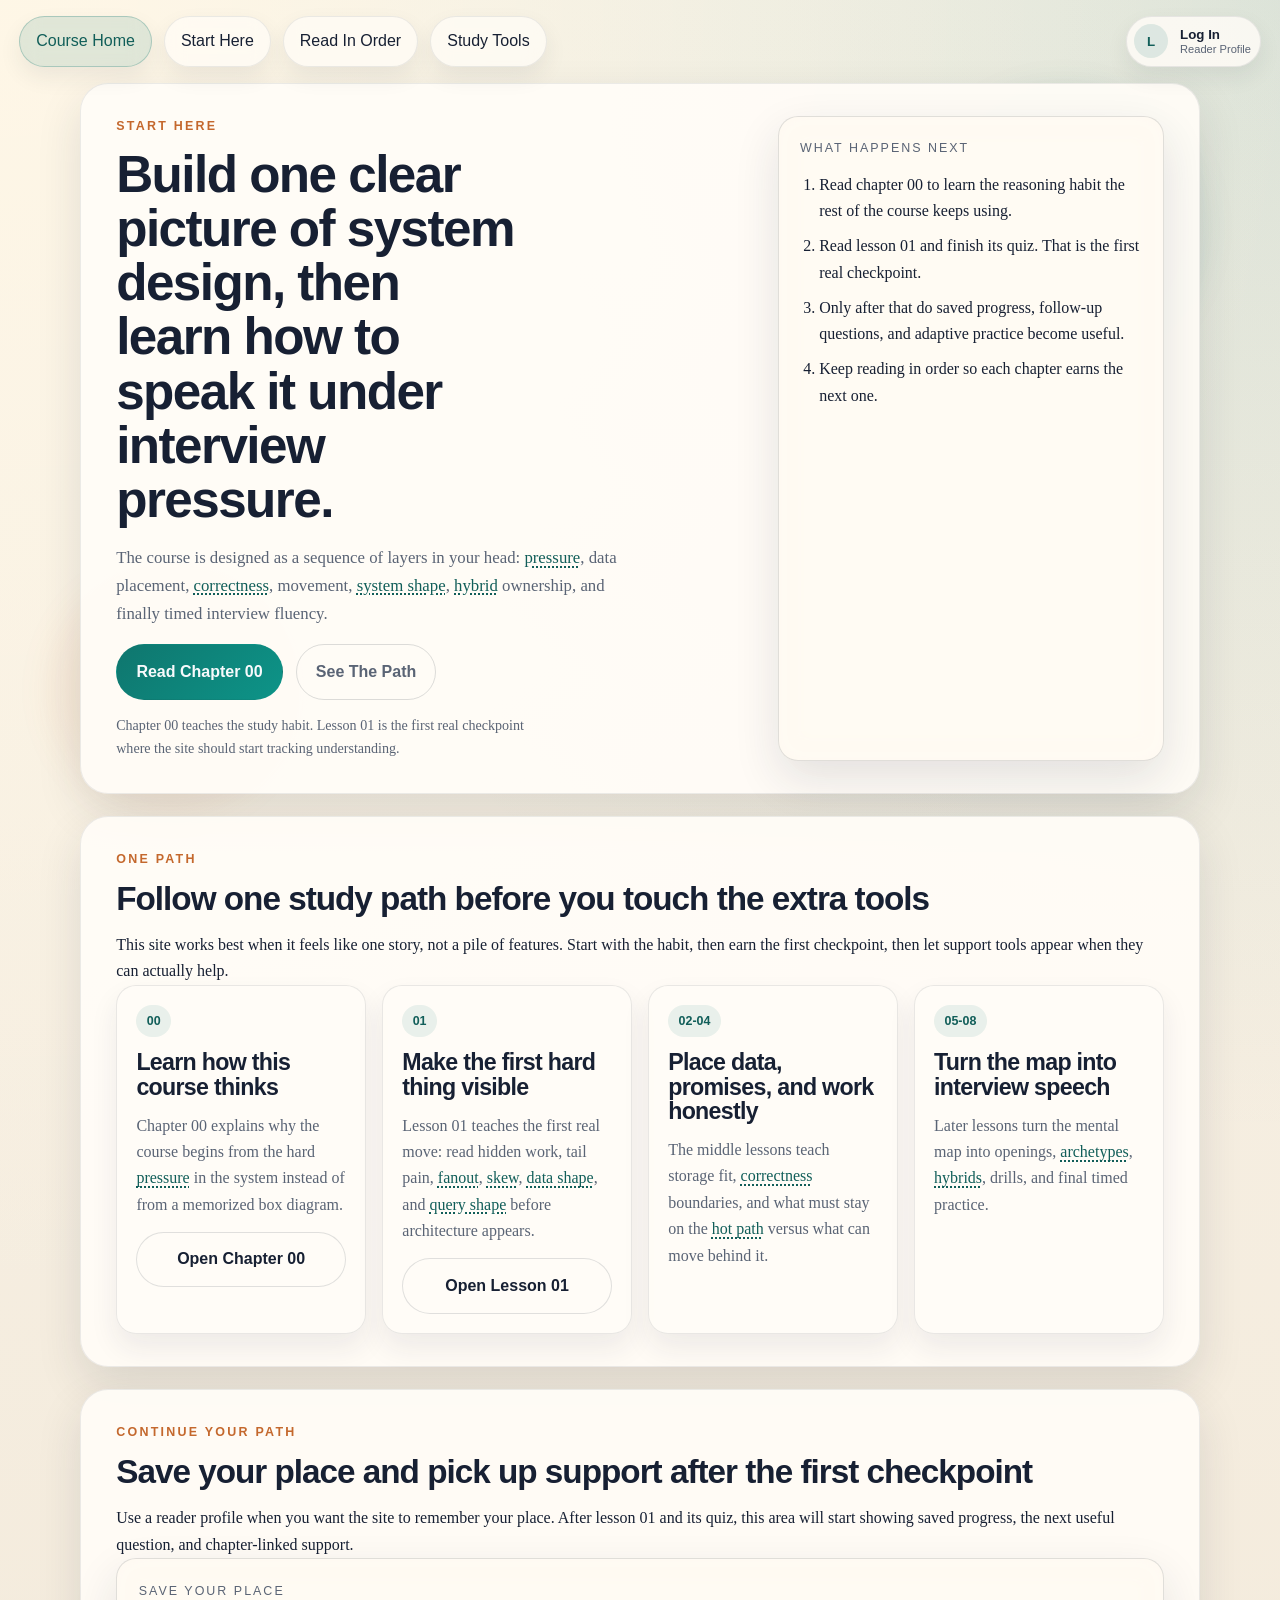
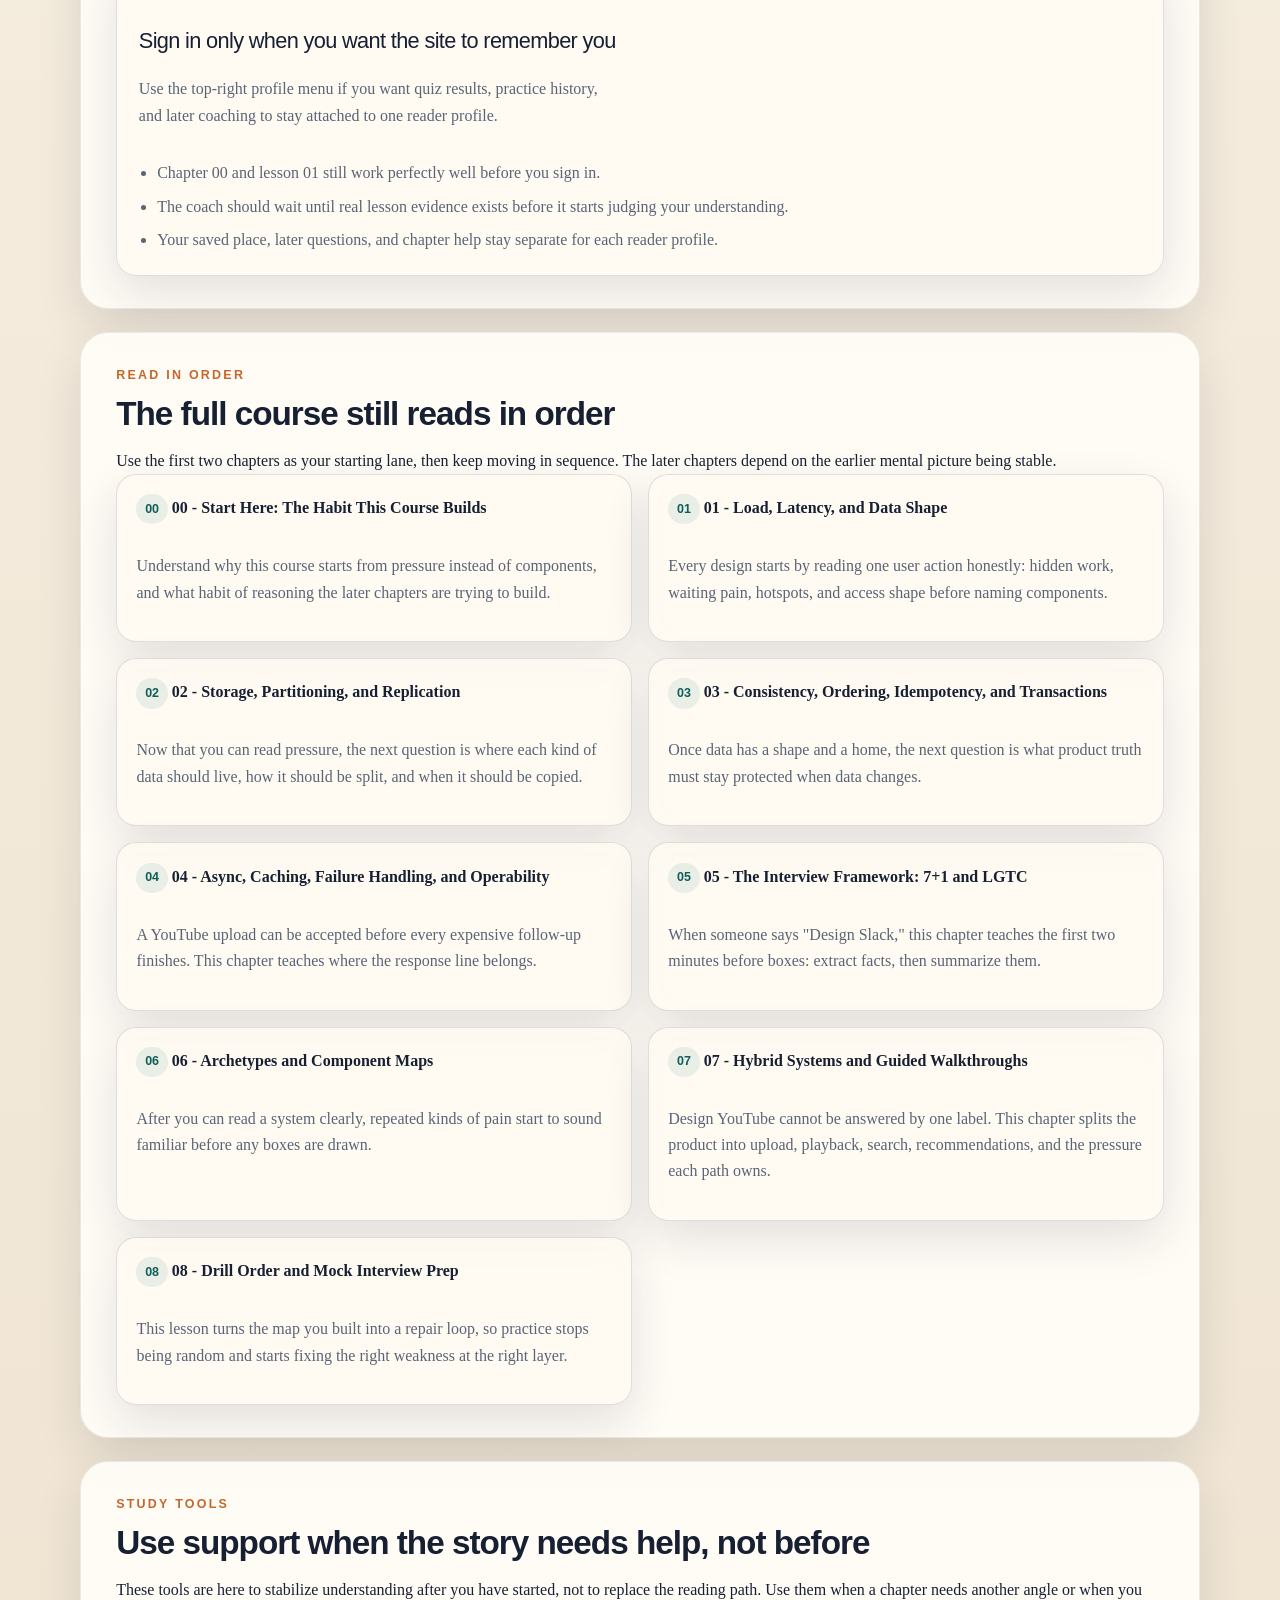
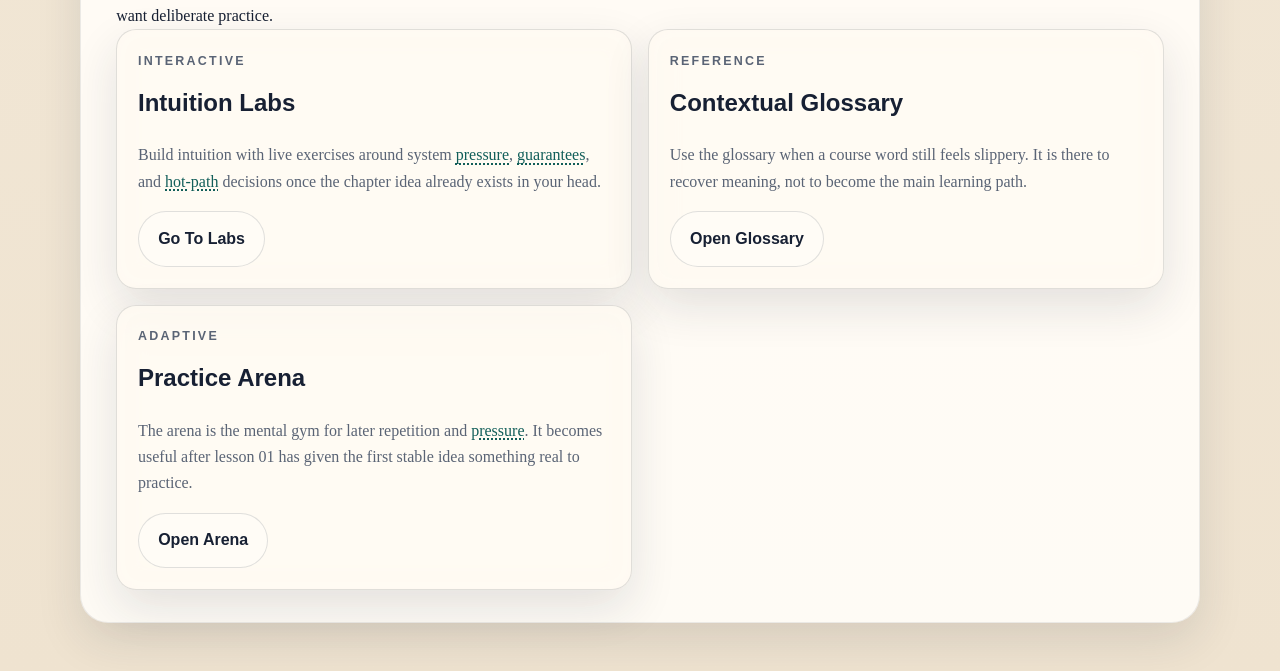
<file: site/index.html>
<!DOCTYPE html>
<html lang="en">
  <head>
    <meta charset="UTF-8" />
    <meta name="viewport" content="width=device-width, initial-scale=1.0" />
    <title>Course Home | System Design Course</title>
    <meta
      name="description"
      content="A structured system design course with hyperlinks, lesson navigation, and interactive labs."
    />
    <link rel="icon" href="assets/favicon.svg" type="image/svg+xml" />
    <link rel="stylesheet" href="assets/style.css" />
  </head>
  <body class="home-body">
    <div class="ambient ambient-one"></div>
    <div class="ambient ambient-two"></div>

      <header class="topbar">
        <nav class="topbar-nav" aria-label="Primary">
          <a class="topbar-link is-current" href="index.html">Course Home</a>
          <a class="topbar-link" href="00-study-method.html">Start Here</a>
          <a class="topbar-link" href="#course-lessons">Read In Order</a>
          <a class="topbar-link" href="#study-tools">Study Tools</a>
        </nav>
        <div class="topbar-utility" data-topbar-personalization></div>
      </header>

    <div class="page-shell page-shell--single page-shell--home">

      <main class="main-content">

    <section class="hero hero-home">
      <div class="hero-grid">
        <div>
          <p class="eyebrow">Start Here</p>
          <h1>Build one clear picture of system design, then learn how to speak it under interview pressure.</h1>
          <p class="hero-copy">The course is designed as a sequence of layers in your head: <a class="term-link" href="glossary.html#pressure" title="The force that makes a system difficult to design.">pressure</a>, data placement, <a class="term-link" href="glossary.html#correctness" title="Whether the system does the right thing, not just whether it stays up.">correctness</a>, movement, <a class="term-link" href="glossary.html#archetype" title="A recurring family of system problems with familiar dominant stresses and components.">system shape</a>, <a class="term-link" href="glossary.html#hybrid" title="A product that combines multiple archetypes in different paths.">hybrid</a> ownership, and finally timed interview fluency.</p>
          <div class="hero-actions">
            <a class="button button-primary" href="00-study-method.html">Read Chapter 00</a>
            <a class="button button-ghost" href="#course-path">See The Path</a>
          </div>
          <p class="small-copy home-hero-note">Chapter 00 teaches the study habit. Lesson 01 is the first real checkpoint where the site should start tracking understanding.</p>
        </div>
        <div class="hero-panel">
          <p class="panel-label">What Happens Next</p>
          <ol class="flow-list">
            <li>Read chapter 00 to learn the reasoning habit the rest of the course keeps using.</li>
            <li>Read lesson 01 and finish its quiz. That is the first real checkpoint.</li>
            <li>Only after that do saved progress, follow-up questions, and adaptive practice become useful.</li>
            <li>Keep reading in order so each chapter earns the next one.</li>
          </ol>
        </div>
      </div>
    </section>

    <section class="section-block" id="course-path">
      <div class="section-heading">
        <p class="eyebrow">One Path</p>
        <h2>Follow one study path before you touch the extra tools</h2>
        <p>This site works best when it feels like one story, not a pile of features. Start with the habit, then earn the first checkpoint, then let support tools appear when they can actually help.</p>
      </div>
      <div class="path-grid">
        <article class="path-card">
          <span class="path-card-index">00</span>
          <h3>Learn how this course thinks</h3>
          <p>Chapter 00 explains why the course begins from the hard <a class="term-link" href="glossary.html#pressure" title="The force that makes a system difficult to design.">pressure</a> in the system instead of from a memorized box diagram.</p>
          <a class="button button-secondary" href="00-study-method.html">Open Chapter 00</a>
        </article>
        <article class="path-card">
          <span class="path-card-index">01</span>
          <h3>Make the first hard thing visible</h3>
          <p>Lesson 01 teaches the first real move: read hidden work, tail pain, <a class="term-link" href="glossary.html#fanout" title="One action causing many downstream actions.">fanout</a>, <a class="term-link" href="glossary.html#skew" title="Uneven distribution of work or data across keys, times, or machines.">skew</a>, <a class="term-link" href="glossary.html#data-shape" title="The structure and lifecycle of the data itself.">data shape</a>, and <a class="term-link" href="glossary.html#query-shape" title="How the system needs to read, write, filter, rank, or aggregate data.">query shape</a> before architecture appears.</p>
          <a class="button button-secondary" href="01-load-latency-and-data-shape.html">Open Lesson 01</a>
        </article>
        <article class="path-card">
          <span class="path-card-index">02-04</span>
          <h3>Place data, promises, and work honestly</h3>
          <p>The middle lessons teach storage fit, <a class="term-link" href="glossary.html#correctness" title="Whether the system does the right thing, not just whether it stays up.">correctness</a> boundaries, and what must stay on the <a class="term-link" href="glossary.html#hot-path" title="The work that must finish before the user can trust the result.">hot path</a> versus what can move behind it.</p>
        </article>
        <article class="path-card">
          <span class="path-card-index">05-08</span>
          <h3>Turn the map into interview speech</h3>
          <p>Later lessons turn the mental map into openings, <a class="term-link" href="glossary.html#archetype" title="A recurring family of system problems with familiar dominant stresses and components.">archetypes</a>, <a class="term-link" href="glossary.html#hybrid" title="A product that combines multiple archetypes in different paths.">hybrids</a>, drills, and final timed practice.</p>
        </article>
      </div>
    </section>

    <section class="section-block personalization-block" id="personal-coach">
      <div class="section-heading">
        <p class="eyebrow">Continue Your Path</p>
        <h2>Save your place and pick up support after the first checkpoint</h2>
        <p>Use a reader profile when you want the site to remember your place. After lesson 01 and its quiz, this area will start showing saved progress, the next useful question, and chapter-linked support.</p>
      </div>
      <div data-personalization-home></div>
    </section>

    <section class="section-block" id="course-lessons">
      <div class="section-heading">
        <p class="eyebrow">Read In Order</p>
        <h2>The full course still reads in order</h2>
        <p>Use the first two chapters as your starting lane, then keep moving in sequence. The later chapters depend on the earlier mental picture being stable.</p>
      </div>
      <div class="lesson-grid">
        <a class="lesson-card" href="00-study-method.html">
          <span class="lesson-card-index">00</span>
          <strong>00 - Start Here: The Habit This Course Builds</strong>
          <p>Understand why this course starts from pressure instead of components, and what habit of reasoning the later chapters are trying to build.</p>
        </a>

        <a class="lesson-card" href="01-load-latency-and-data-shape.html">
          <span class="lesson-card-index">01</span>
          <strong>01 - Load, Latency, and Data Shape</strong>
          <p>Every design starts by reading one user action honestly: hidden work, waiting pain, hotspots, and access shape before naming components.</p>
        </a>

        <a class="lesson-card" href="02-storage-partitioning-and-replication.html">
          <span class="lesson-card-index">02</span>
          <strong>02 - Storage, Partitioning, and Replication</strong>
          <p>Now that you can read pressure, the next question is where each kind of data should live, how it should be split, and when it should be copied.</p>
        </a>

        <a class="lesson-card" href="03-consistency-ordering-idempotency-and-transactions.html">
          <span class="lesson-card-index">03</span>
          <strong>03 - Consistency, Ordering, Idempotency, and Transactions</strong>
          <p>Once data has a shape and a home, the next question is what product truth must stay protected when data changes.</p>
        </a>

        <a class="lesson-card" href="04-async-caching-failure-handling-and-operability.html">
          <span class="lesson-card-index">04</span>
          <strong>04 - Async, Caching, Failure Handling, and Operability</strong>
          <p>A YouTube upload can be accepted before every expensive follow-up finishes. This chapter teaches where the response line belongs.</p>
        </a>

        <a class="lesson-card" href="05-the-interview-framework-7-plus-1-and-lgtc.html">
          <span class="lesson-card-index">05</span>
          <strong>05 - The Interview Framework: 7+1 and LGTC</strong>
          <p>When someone says &quot;Design Slack,&quot; this chapter teaches the first two minutes before boxes: extract facts, then summarize them.</p>
        </a>

        <a class="lesson-card" href="06-archetypes-and-component-maps.html">
          <span class="lesson-card-index">06</span>
          <strong>06 - Archetypes and Component Maps</strong>
          <p>After you can read a system clearly, repeated kinds of pain start to sound familiar before any boxes are drawn.</p>
        </a>

        <a class="lesson-card" href="07-hybrid-systems-and-guided-walkthroughs.html">
          <span class="lesson-card-index">07</span>
          <strong>07 - Hybrid Systems and Guided Walkthroughs</strong>
          <p>Design YouTube cannot be answered by one label. This chapter splits the product into upload, playback, search, recommendations, and the pressure each path owns.</p>
        </a>

        <a class="lesson-card" href="08-drill-order-and-mock-interview-prep.html">
          <span class="lesson-card-index">08</span>
          <strong>08 - Drill Order and Mock Interview Prep</strong>
          <p>This lesson turns the map you built into a repair loop, so practice stops being random and starts fixing the right weakness at the right layer.</p>
        </a>
      </div>
    </section>

    <section class="section-block" id="study-tools">
      <div class="section-heading">
        <p class="eyebrow">Study Tools</p>
        <h2>Use support when the story needs help, not before</h2>
        <p>These tools are here to stabilize understanding after you have started, not to replace the reading path. Use them when a chapter needs another angle or when you want deliberate practice.</p>
      </div>
      <div class="lesson-grid">
      <div class="feature-card">
        <p class="eyebrow">Interactive</p>
        <h2>Intuition Labs</h2>
        <p>Build intuition with live exercises around system <a class="term-link" href="glossary.html#pressure" title="The force that makes a system difficult to design.">pressure</a>, <a class="term-link" href="glossary.html#guarantee" title="A promise the system must keep even when load or failure shows up.">guarantees</a>, and <a class="term-link" href="glossary.html#hot-path" title="The work that must finish before the user can trust the result.">hot-path</a> decisions once the chapter idea already exists in your head.</p>
        <a class="button button-secondary" href="labs.html">Go To Labs</a>
      </div>
      <div class="feature-card">
        <p class="eyebrow">Reference</p>
        <h2>Contextual Glossary</h2>
        <p>Use the glossary when a course word still feels slippery. It is there to recover meaning, not to become the main learning path.</p>
        <a class="button button-secondary" href="glossary.html">Open Glossary</a>
      </div>
      <div class="feature-card">
        <p class="eyebrow">Adaptive</p>
        <h2>Practice Arena</h2>
        <p>The arena is the mental gym for later repetition and <a class="term-link" href="glossary.html#pressure" title="The force that makes a system difficult to design.">pressure</a>. It becomes useful after lesson 01 has given the first stable idea something real to practice.</p>
        <a class="button button-secondary" href="arena.html">Open Arena</a>
      </div>
      </div>
    </section>

      </main>

    </div>
    <script src="assets/app.js"></script>
  </body>
</html>
</file>
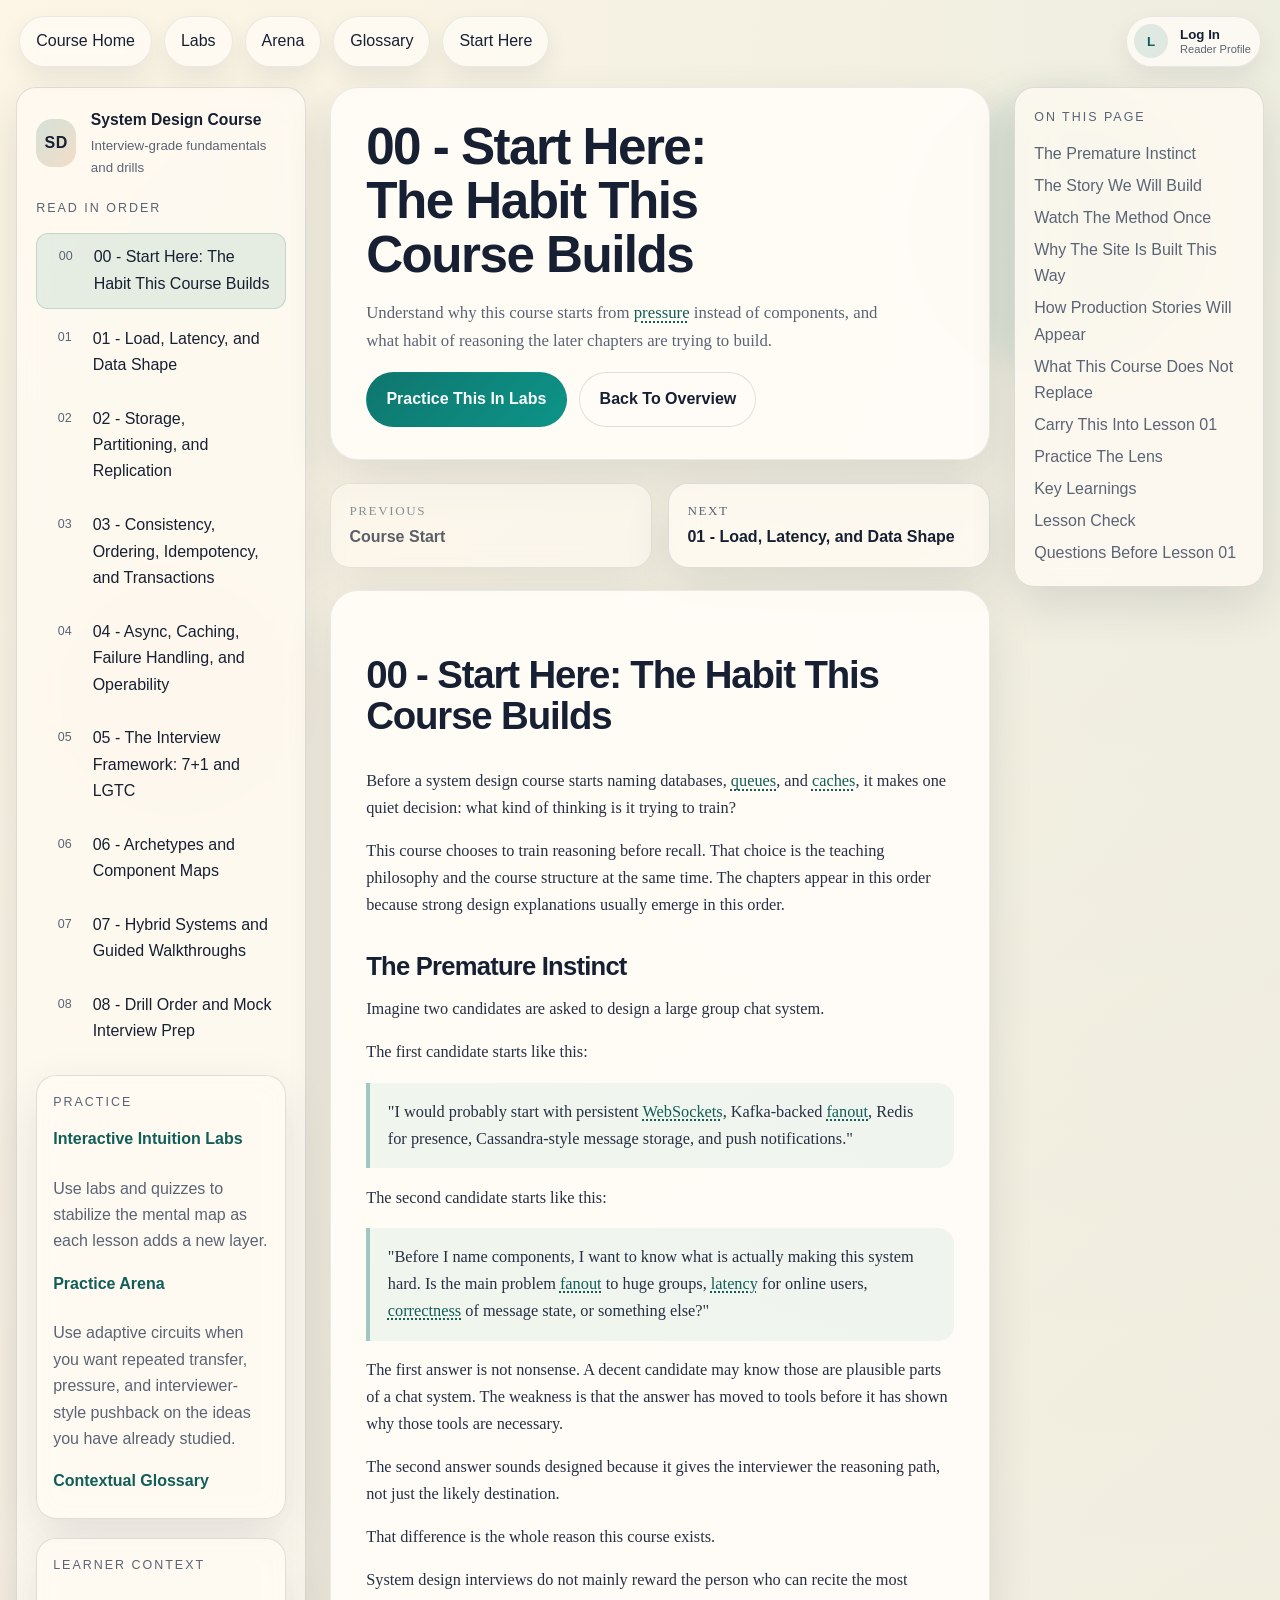
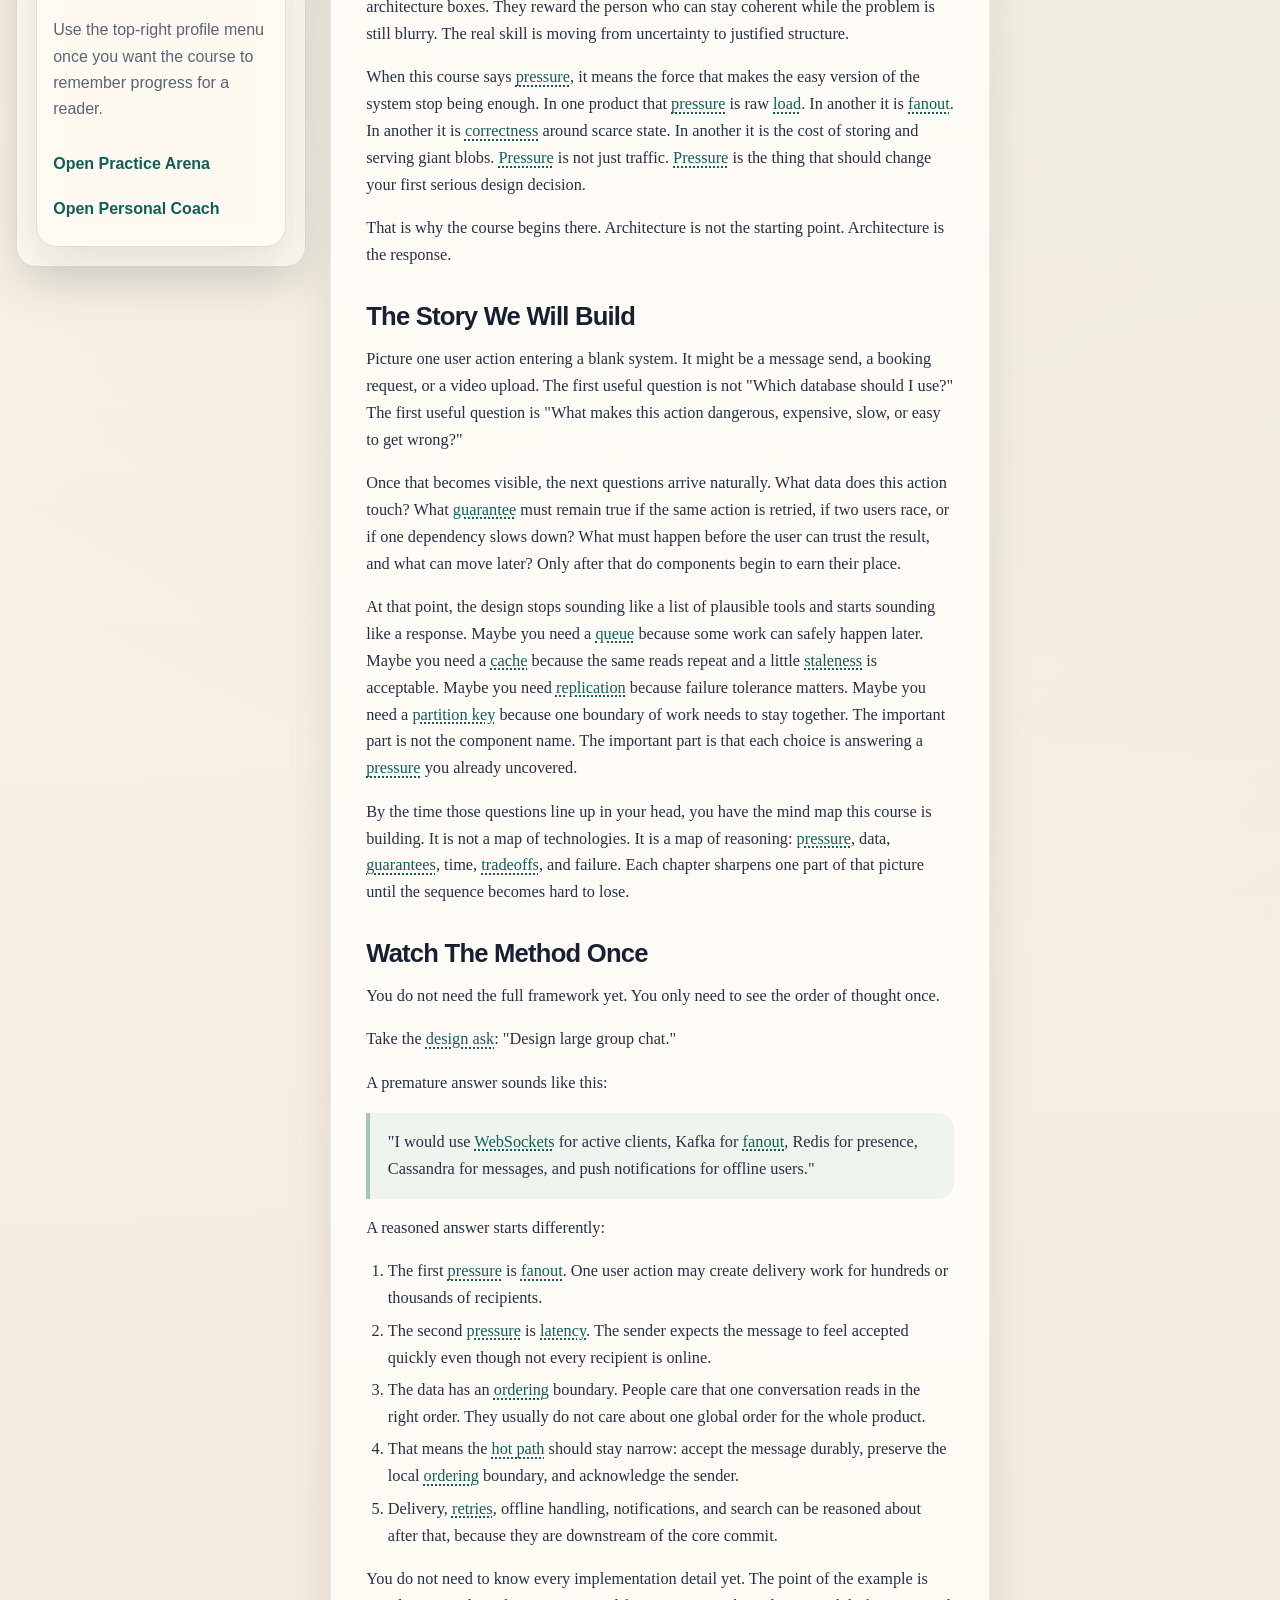
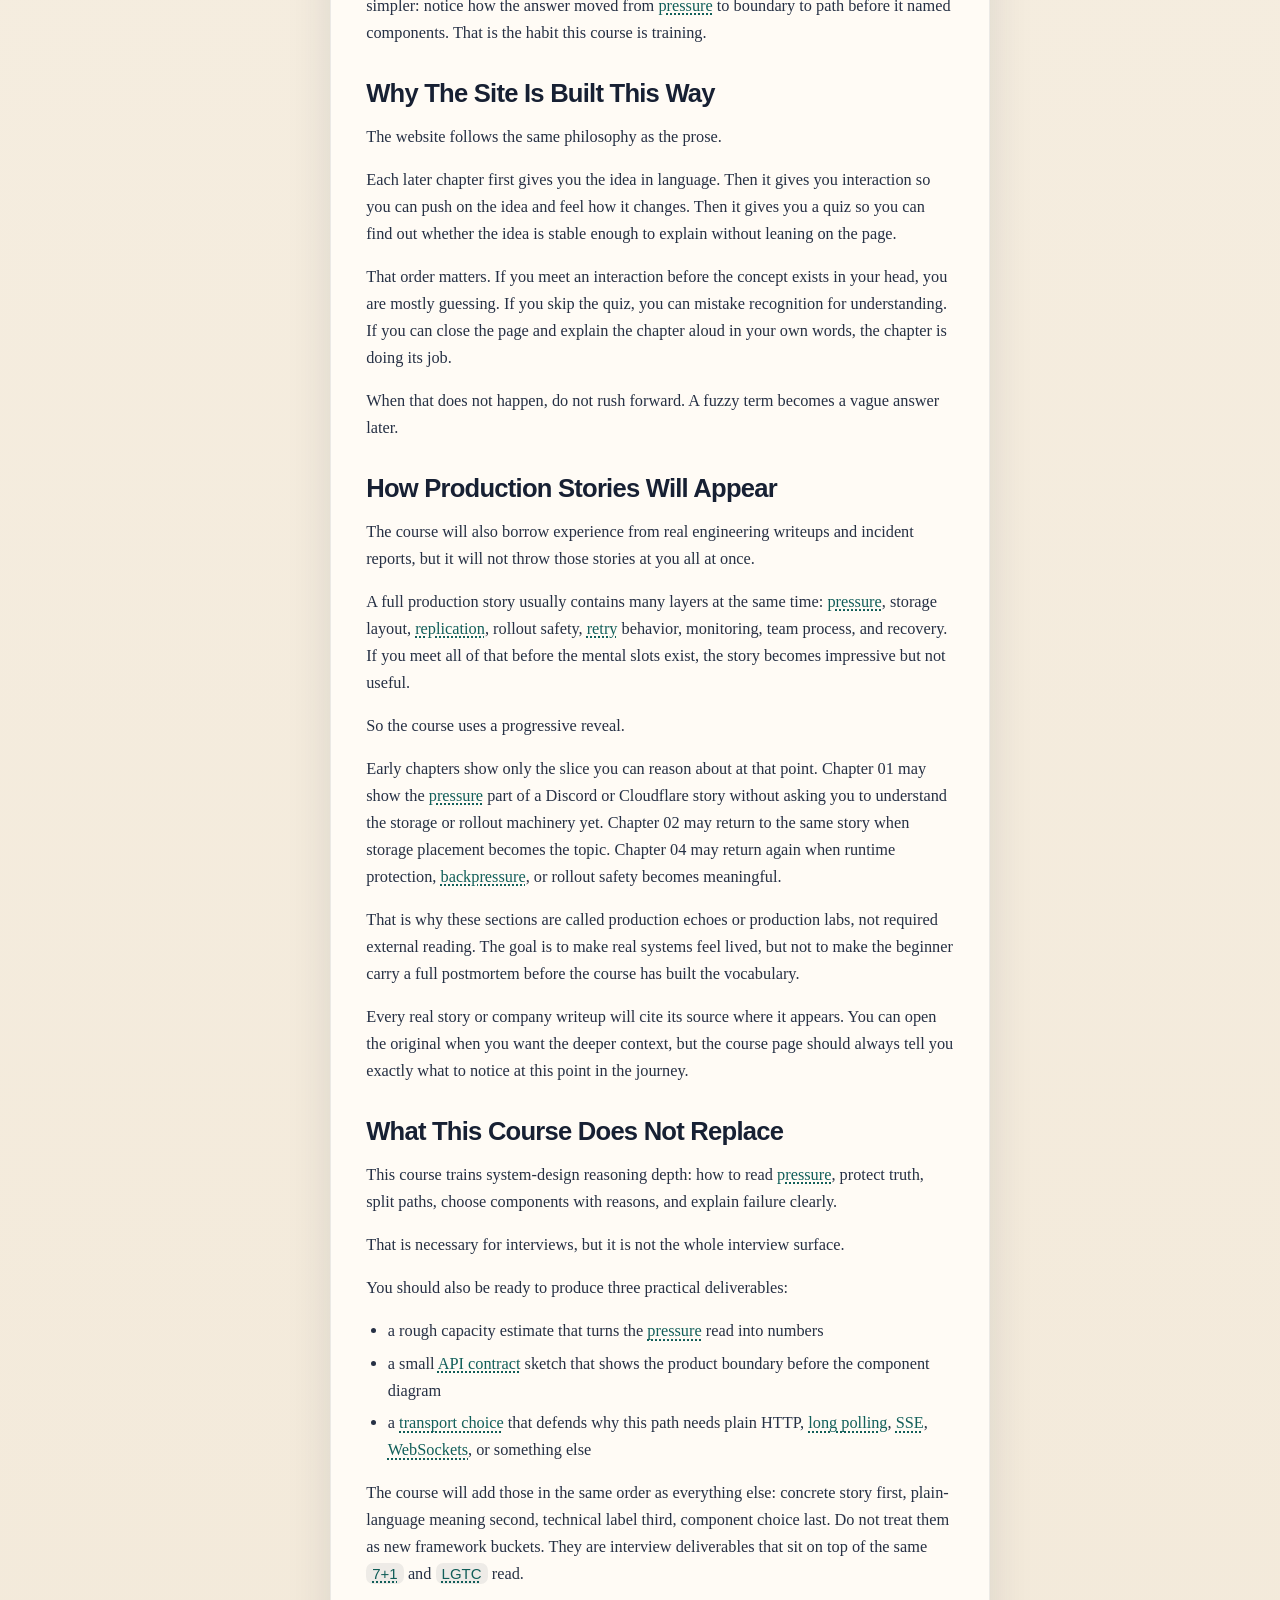
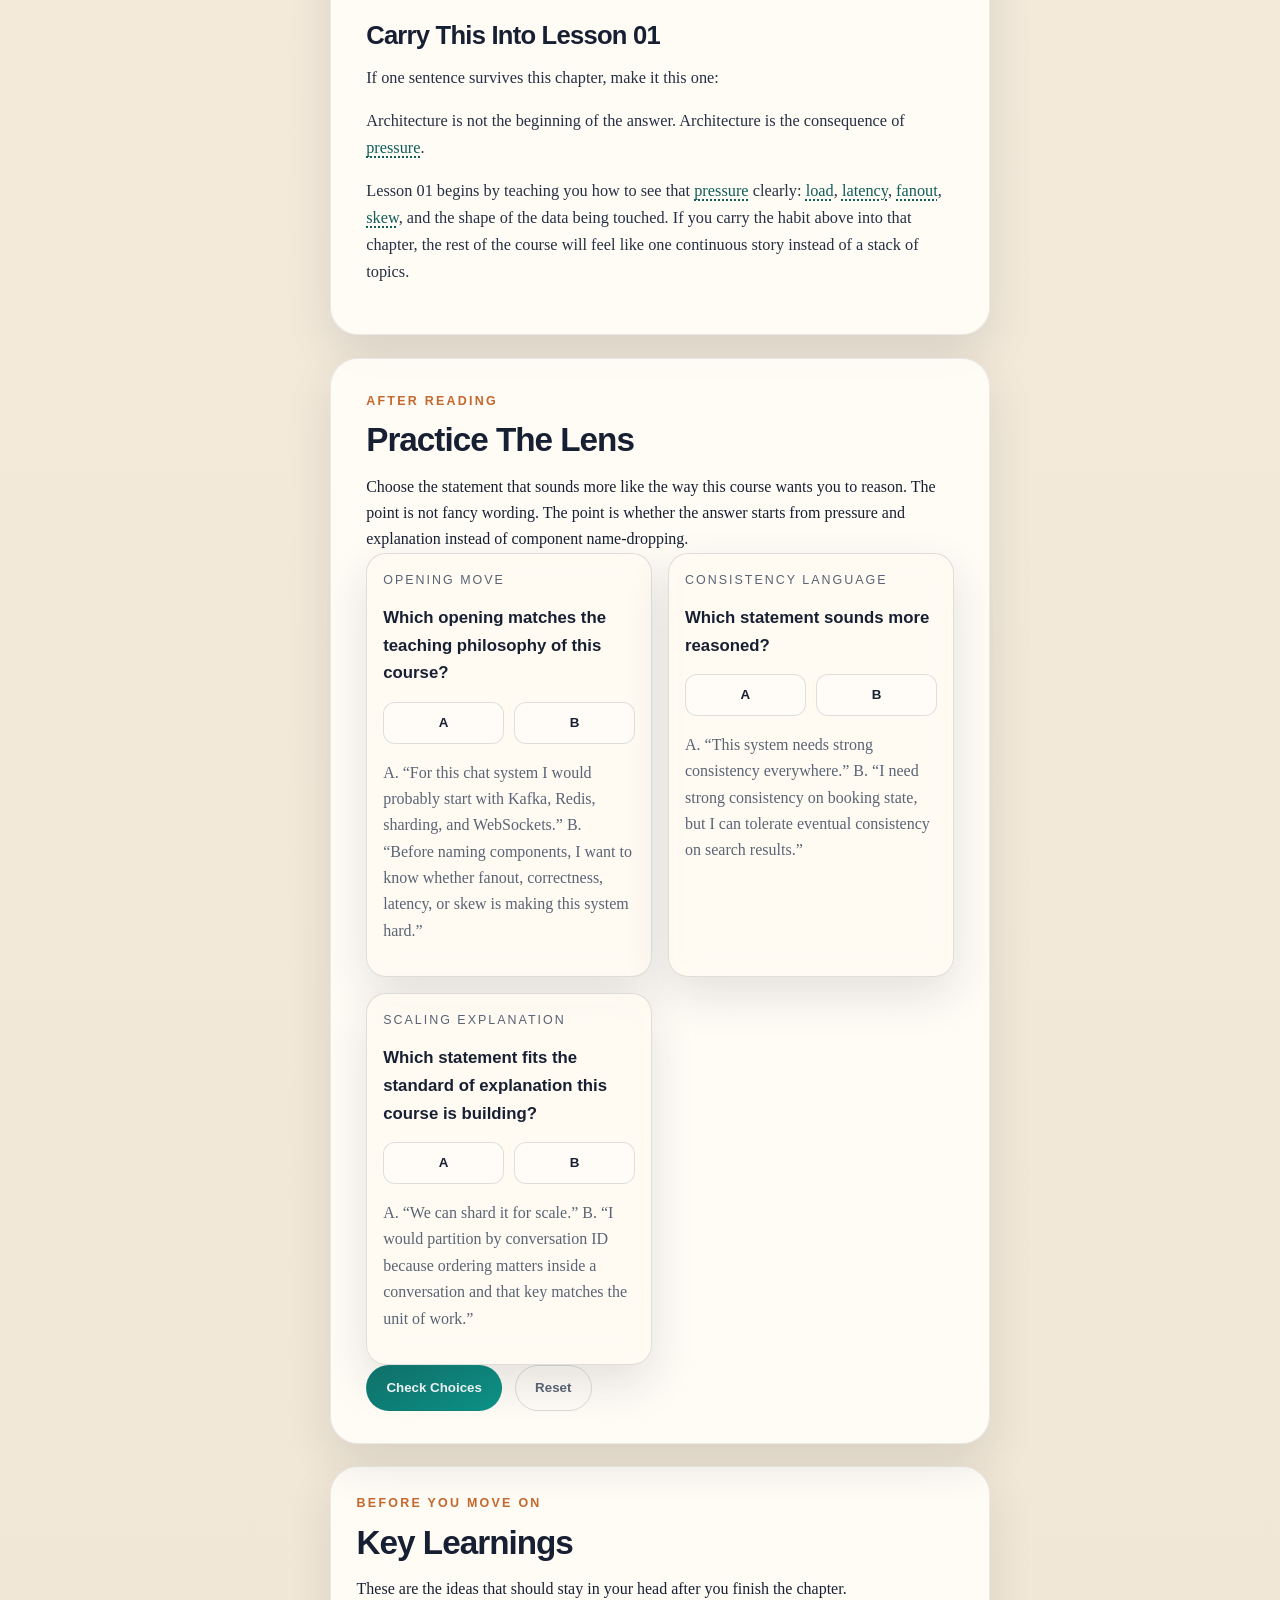
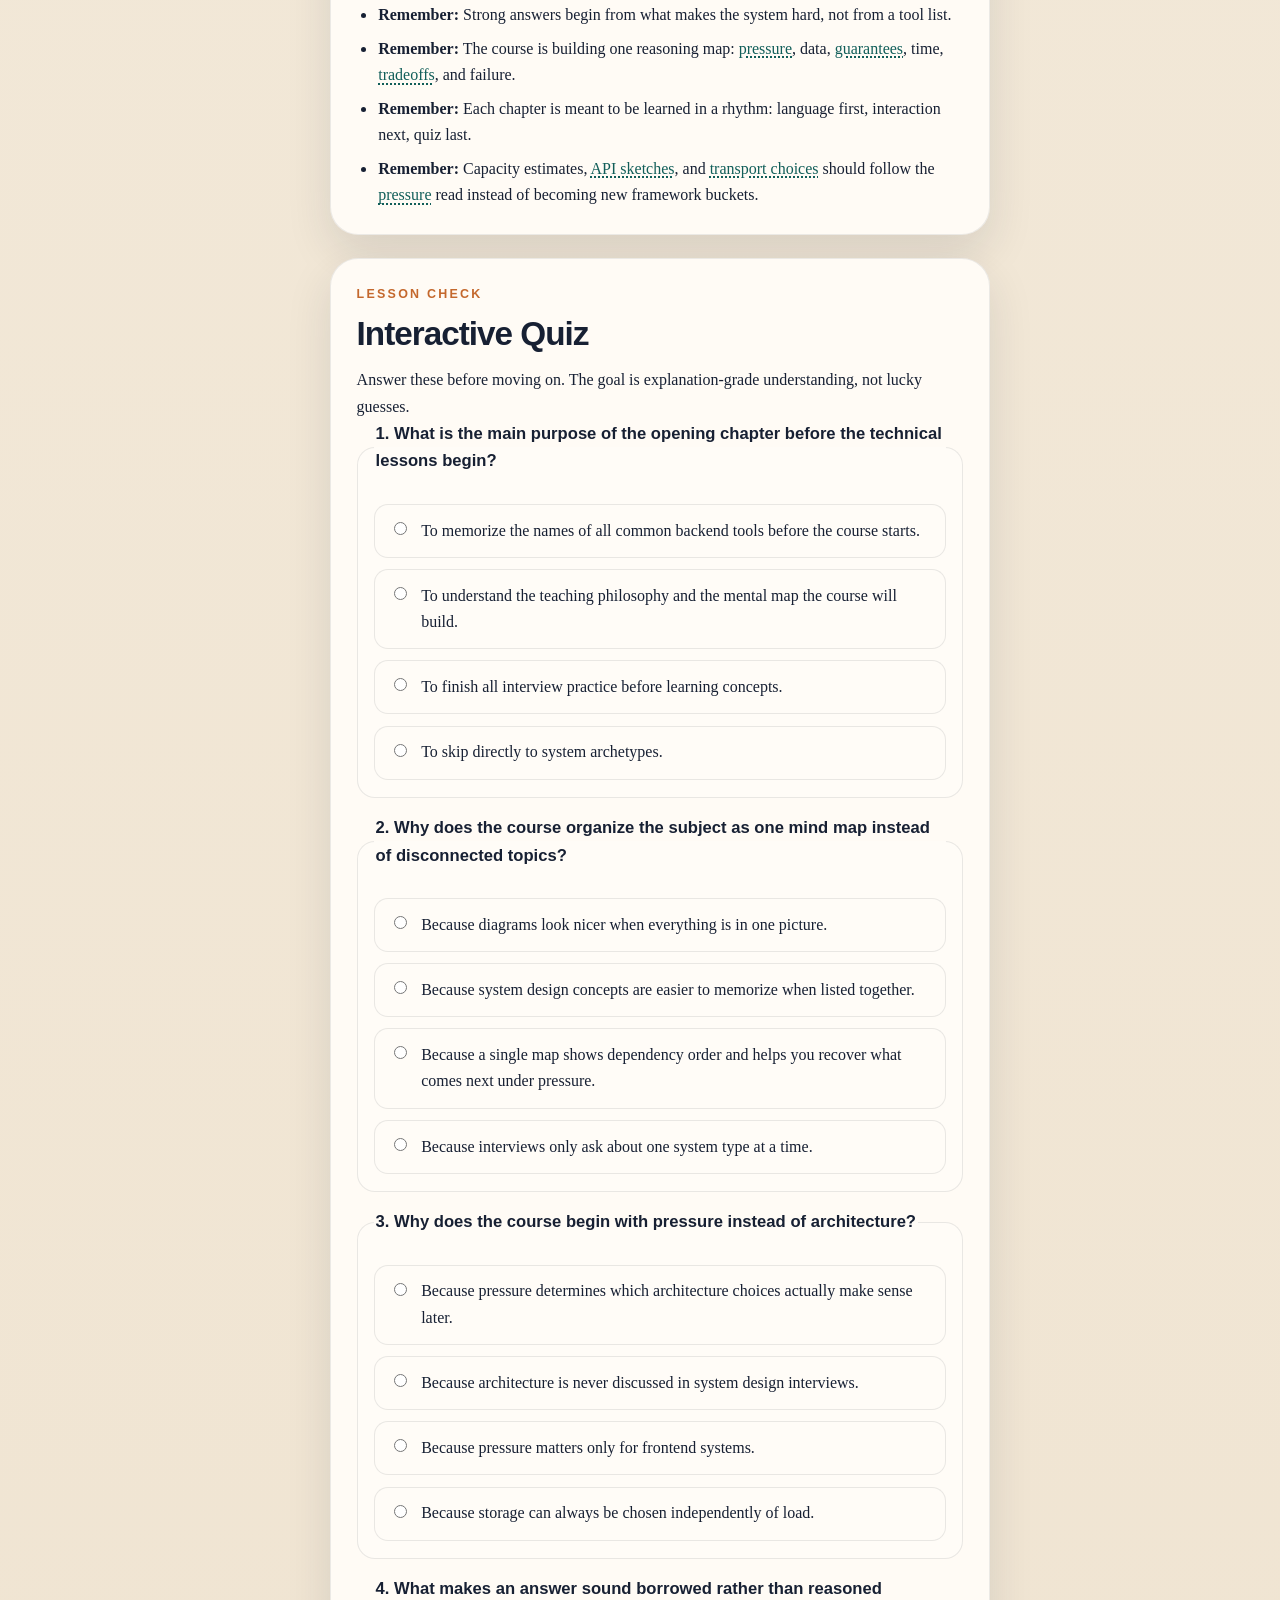
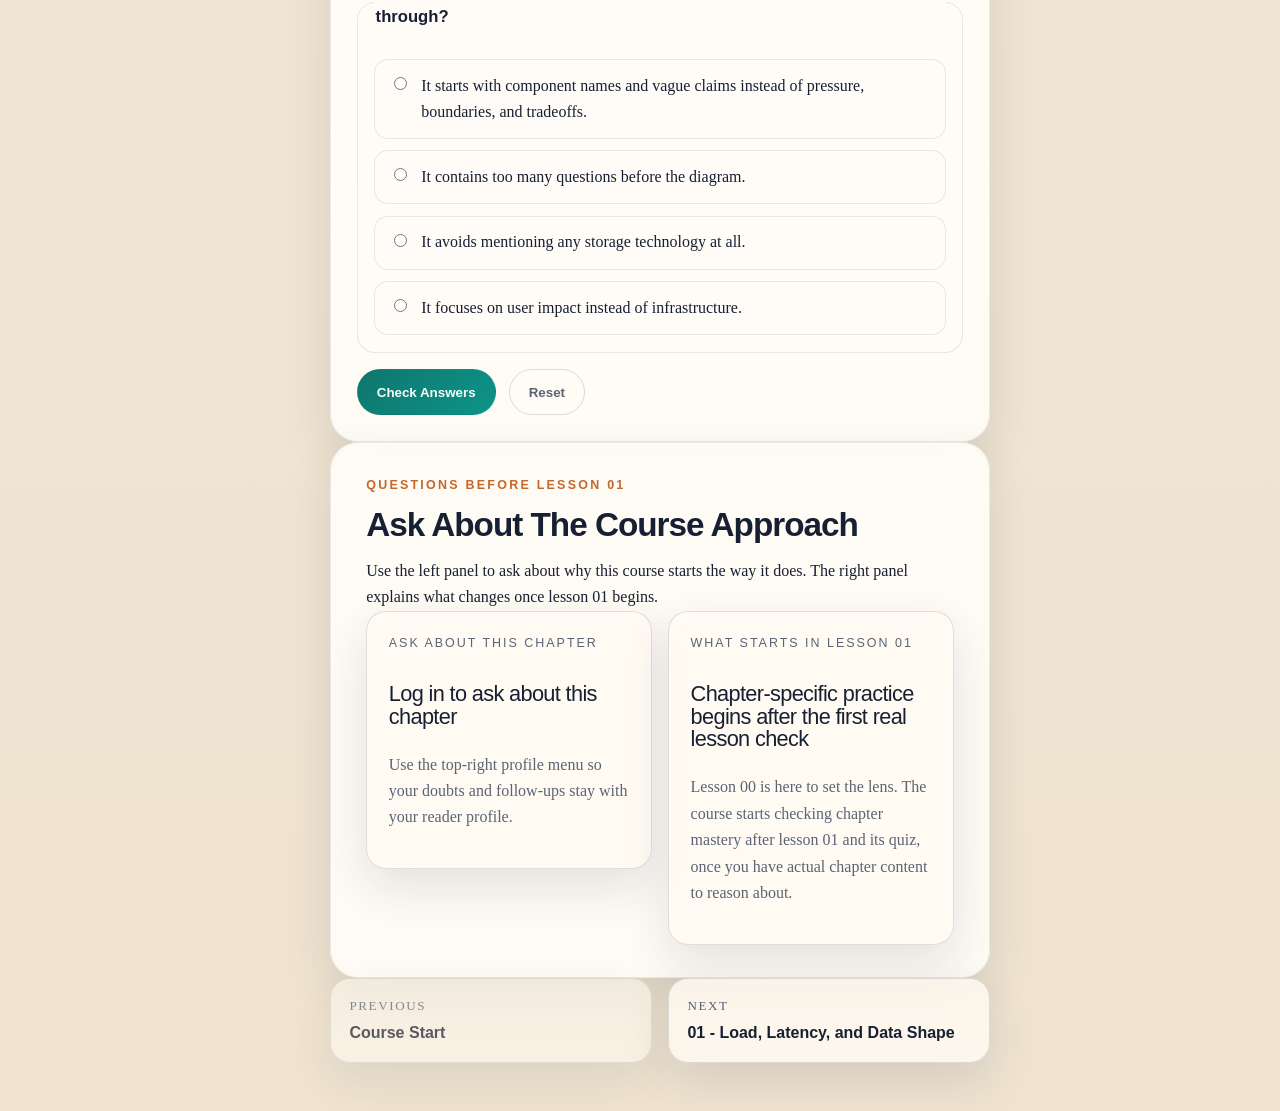
<file: site/00-study-method.html>
<!DOCTYPE html>
<html lang="en">
  <head>
    <meta charset="UTF-8" />
    <meta name="viewport" content="width=device-width, initial-scale=1.0" />
    <title>00 - Start Here: The Habit This Course Builds | System Design Course</title>
    <meta
      name="description"
      content="A structured system design course with hyperlinks, lesson navigation, and interactive labs."
    />
    <link rel="icon" href="assets/favicon.svg" type="image/svg+xml" />
    <link rel="stylesheet" href="assets/style.css" />
  </head>
  <body class="lesson-body">
    <div class="ambient ambient-one"></div>
    <div class="ambient ambient-two"></div>

    <header class="topbar">
      <nav class="topbar-nav" aria-label="Primary">
        <a class="topbar-link" href="index.html">Course Home</a>
        <a class="topbar-link" href="labs.html">Labs</a>
        <a class="topbar-link" href="arena.html">Arena</a>
        <a class="topbar-link" href="glossary.html">Glossary</a>
        <a class="topbar-link" href="00-study-method.html">Start Here</a>
      </nav>
      <div class="topbar-utility" data-topbar-personalization></div>
    </header>

    <div class="page-shell">

    <aside class="sidebar">
      <a class="brand" href="index.html">
        <span class="brand-mark">SD</span>
        <span class="brand-copy">
          <strong>System Design Course</strong>
          <small>Interview-grade fundamentals and drills</small>
        </span>
      </a>
      <nav class="sidebar-nav" aria-label="Course lessons">
        <p class="sidebar-label">Read In Order</p>
        <ol><li class="is-active"><a href="00-study-method.html"><span class="lesson-index">00</span><span>00 - Start Here: The Habit This Course Builds</span></a></li><li><a href="01-load-latency-and-data-shape.html"><span class="lesson-index">01</span><span>01 - Load, Latency, and Data Shape</span></a></li><li><a href="02-storage-partitioning-and-replication.html"><span class="lesson-index">02</span><span>02 - Storage, Partitioning, and Replication</span></a></li><li><a href="03-consistency-ordering-idempotency-and-transactions.html"><span class="lesson-index">03</span><span>03 - Consistency, Ordering, Idempotency, and Transactions</span></a></li><li><a href="04-async-caching-failure-handling-and-operability.html"><span class="lesson-index">04</span><span>04 - Async, Caching, Failure Handling, and Operability</span></a></li><li><a href="05-the-interview-framework-7-plus-1-and-lgtc.html"><span class="lesson-index">05</span><span>05 - The Interview Framework: 7+1 and LGTC</span></a></li><li><a href="06-archetypes-and-component-maps.html"><span class="lesson-index">06</span><span>06 - Archetypes and Component Maps</span></a></li><li><a href="07-hybrid-systems-and-guided-walkthroughs.html"><span class="lesson-index">07</span><span>07 - Hybrid Systems and Guided Walkthroughs</span></a></li><li><a href="08-drill-order-and-mock-interview-prep.html"><span class="lesson-index">08</span><span>08 - Drill Order and Mock Interview Prep</span></a></li></ol>
      </nav>
      <div class="sidebar-card">
        <p class="sidebar-label">Practice</p>
        <a class="sidebar-link" href="labs.html">Interactive Intuition Labs</a>
        <p>Use labs and quizzes to stabilize the mental map as each lesson adds a new layer.</p>
        <a class="sidebar-link" href="arena.html">Practice Arena</a>
        <p>Use adaptive circuits when you want repeated transfer, pressure, and interviewer-style pushback on the ideas you have already studied.</p>
        <a class="sidebar-link" href="glossary.html">Contextual Glossary</a>
      </div>
      <div class="sidebar-card learner-sidebar-card" data-learner-sidebar>
        <p class="sidebar-label">Learner Context</p>
        <p>Use the top-right profile menu to sign in, save progress, and unlock coaching once you have started the course.</p>
        <a class="sidebar-link" href="index.html#personal-coach">Open Personal Coach</a>
      </div>
    </aside>

      <main class="main-content">

    <section class="hero hero-lesson">

      <h1>00 - Start Here: The Habit This Course Builds</h1>
      <p class="hero-copy">Understand why this course starts from <a class="term-link" href="glossary.html#pressure" title="The force that makes a system difficult to design.">pressure</a> instead of components, and what habit of reasoning the later chapters are trying to build.</p>
      <div class="hero-actions">
        <a class="button button-primary" href="labs.html">Practice This In Labs</a>
        <a class="button button-secondary" href="index.html">Back To Overview</a>
      </div>
    </section>

    <nav class="lesson-pager" aria-label="Lesson navigation">
      <span class="pager-card is-empty"><span>Previous</span><strong>Course Start</strong></span>
      <a class="pager-card" href="01-load-latency-and-data-shape.html"><span>Next</span><strong>01 - Load, Latency, and Data Shape</strong></a>
    </nav>


    <article class="prose">
      <h1 id="00-start-here-the-habit-this-course-builds">00 - Start Here: The Habit This Course Builds</h1>
<p>Before a system design course starts naming databases, <a class="term-link" href="glossary.html#queue" title="A buffer that decouples producers from consumers over time.">queues</a>, and <a class="term-link" href="glossary.html#cache" title="A faster copy of data used to reduce latency or load.">caches</a>, it makes one quiet decision: what kind of thinking is it trying to train?</p>
<p>This course chooses to train reasoning before recall. That choice is the teaching philosophy and the course structure at the same time. The chapters appear in this order because strong design explanations usually emerge in this order.</p>
<h2 id="the-premature-instinct">The Premature Instinct</h2>
<p>Imagine two candidates are asked to design a large group chat system.</p>
<p>The first candidate starts like this:</p>
<blockquote>&quot;I would probably start with persistent <a class="term-link" href="glossary.html#websockets" title="A long-lived bidirectional connection often used for live updates.">WebSockets</a>, Kafka-backed <a class="term-link" href="glossary.html#fanout" title="One action causing many downstream actions.">fanout</a>, Redis for presence, Cassandra-style message storage, and push notifications.&quot;</blockquote>
<p>The second candidate starts like this:</p>
<blockquote>&quot;Before I name components, I want to know what is actually making this system hard. Is the main problem <a class="term-link" href="glossary.html#fanout" title="One action causing many downstream actions.">fanout</a> to huge groups, <a class="term-link" href="glossary.html#latency" title="How long a request, read, or write takes before a result is seen.">latency</a> for online users, <a class="term-link" href="glossary.html#correctness" title="Whether the system does the right thing, not just whether it stays up.">correctness</a> of message state, or something else?&quot;</blockquote>
<p>The first answer is not nonsense. A decent candidate may know those are plausible parts of a chat system. The weakness is that the answer has moved to tools before it has shown why those tools are necessary.</p>
<p>The second answer sounds designed because it gives the interviewer the reasoning path, not just the likely destination.</p>
<p>That difference is the whole reason this course exists.</p>
<p>System design interviews do not mainly reward the person who can recite the most architecture boxes. They reward the person who can stay coherent while the problem is still blurry. The real skill is moving from uncertainty to justified structure.</p>
<p>When this course says <a class="term-link" href="glossary.html#pressure" title="The force that makes a system difficult to design.">pressure</a>, it means the force that makes the easy version of the system stop being enough. In one product that <a class="term-link" href="glossary.html#pressure" title="The force that makes a system difficult to design.">pressure</a> is raw <a class="term-link" href="glossary.html#load" title="How much work hits the system over time.">load</a>. In another it is <a class="term-link" href="glossary.html#fanout" title="One action causing many downstream actions.">fanout</a>. In another it is <a class="term-link" href="glossary.html#correctness" title="Whether the system does the right thing, not just whether it stays up.">correctness</a> around scarce state. In another it is the cost of storing and serving giant blobs. <a class="term-link" href="glossary.html#pressure" title="The force that makes a system difficult to design.">Pressure</a> is not just traffic. <a class="term-link" href="glossary.html#pressure" title="The force that makes a system difficult to design.">Pressure</a> is the thing that should change your first serious design decision.</p>
<p>That is why the course begins there. Architecture is not the starting point. Architecture is the response.</p>
<h2 id="the-story-we-will-build">The Story We Will Build</h2>
<p>Picture one user action entering a blank system. It might be a message send, a booking request, or a video upload. The first useful question is not &quot;Which database should I use?&quot; The first useful question is &quot;What makes this action dangerous, expensive, slow, or easy to get wrong?&quot;</p>
<p>Once that becomes visible, the next questions arrive naturally. What data does this action touch? What <a class="term-link" href="glossary.html#guarantee" title="A promise the system must keep even when load or failure shows up.">guarantee</a> must remain true if the same action is retried, if two users race, or if one dependency slows down? What must happen before the user can trust the result, and what can move later? Only after that do components begin to earn their place.</p>
<p>At that point, the design stops sounding like a list of plausible tools and starts sounding like a response. Maybe you need a <a class="term-link" href="glossary.html#queue" title="A buffer that decouples producers from consumers over time.">queue</a> because some work can safely happen later. Maybe you need a <a class="term-link" href="glossary.html#cache" title="A faster copy of data used to reduce latency or load.">cache</a> because the same reads repeat and a little <a class="term-link" href="glossary.html#freshness" title="How up-to-date a read must be to be acceptable.">staleness</a> is acceptable. Maybe you need <a class="term-link" href="glossary.html#replication" title="Keeping multiple copies of data or service state.">replication</a> because failure tolerance matters. Maybe you need a <a class="term-link" href="glossary.html#partition-key" title="The value used to decide which logical partition owns a piece of data or work.">partition key</a> because one boundary of work needs to stay together. The important part is not the component name. The important part is that each choice is answering a <a class="term-link" href="glossary.html#pressure" title="The force that makes a system difficult to design.">pressure</a> you already uncovered.</p>
<p>By the time those questions line up in your head, you have the mind map this course is building. It is not a map of technologies. It is a map of reasoning: <a class="term-link" href="glossary.html#pressure" title="The force that makes a system difficult to design.">pressure</a>, data, <a class="term-link" href="glossary.html#guarantee" title="A promise the system must keep even when load or failure shows up.">guarantees</a>, time, <a class="term-link" href="glossary.html#tradeoff" title="A choice that improves one dimension by paying in another.">tradeoffs</a>, and failure. Each chapter sharpens one part of that picture until the sequence becomes hard to lose.</p>
<h2 id="watch-the-method-once">Watch The Method Once</h2>
<p>You do not need the full framework yet. You only need to see the order of thought once.</p>
<p>Take the <a class="term-link" href="glossary.html#design-ask" title="The one-line system-design question the interviewer gives you at the start.">design ask</a>: &quot;Design large group chat.&quot;</p>
<p>A premature answer sounds like this:</p>
<blockquote>&quot;I would use <a class="term-link" href="glossary.html#websockets" title="A long-lived bidirectional connection often used for live updates.">WebSockets</a> for active clients, Kafka for <a class="term-link" href="glossary.html#fanout" title="One action causing many downstream actions.">fanout</a>, Redis for presence, Cassandra for messages, and push notifications for offline users.&quot;</blockquote>
<p>A reasoned answer starts differently:</p>
<ol><li>The first <a class="term-link" href="glossary.html#pressure" title="The force that makes a system difficult to design.">pressure</a> is <a class="term-link" href="glossary.html#fanout" title="One action causing many downstream actions.">fanout</a>. One user action may create delivery work for hundreds or thousands of recipients.</li><li>The second <a class="term-link" href="glossary.html#pressure" title="The force that makes a system difficult to design.">pressure</a> is <a class="term-link" href="glossary.html#latency" title="How long a request, read, or write takes before a result is seen.">latency</a>. The sender expects the message to feel accepted quickly even though not every recipient is online.</li><li>The data has an <a class="term-link" href="glossary.html#ordering" title="Whether operations or events must be seen in a particular sequence.">ordering</a> boundary. People care that one conversation reads in the right order. They usually do not care about one global order for the whole product.</li><li>That means the <a class="term-link" href="glossary.html#hot-path" title="The work that must finish before the user can trust the result.">hot path</a> should stay narrow: accept the message durably, preserve the local <a class="term-link" href="glossary.html#ordering" title="Whether operations or events must be seen in a particular sequence.">ordering</a> boundary, and acknowledge the sender.</li><li>Delivery, <a class="term-link" href="glossary.html#retry" title="Trying an operation again after a timeout or transient failure.">retries</a>, offline handling, notifications, and search can be reasoned about after that, because they are downstream of the core commit.</li></ol>
<p>You do not need to know every implementation detail yet. The point of the example is simpler: notice how the answer moved from <a class="term-link" href="glossary.html#pressure" title="The force that makes a system difficult to design.">pressure</a> to boundary to path before it named components. That is the habit this course is training.</p>
<h2 id="why-the-site-is-built-this-way">Why The Site Is Built This Way</h2>
<p>The website follows the same philosophy as the prose.</p>
<p>Each later chapter first gives you the idea in language. Then it gives you interaction so you can push on the idea and feel how it changes. Then it gives you a quiz so you can find out whether the idea is stable enough to explain without leaning on the page.</p>
<p>That order matters. If you meet an interaction before the concept exists in your head, you are mostly guessing. If you skip the quiz, you can mistake recognition for understanding. If you can close the page and explain the chapter aloud in your own words, the chapter is doing its job.</p>
<p>When that does not happen, do not rush forward. A fuzzy term becomes a vague answer later.</p>
<h2 id="how-production-stories-will-appear">How Production Stories Will Appear</h2>
<p>The course will also borrow experience from real engineering writeups and incident reports, but it will not throw those stories at you all at once.</p>
<p>A full production story usually contains many layers at the same time: <a class="term-link" href="glossary.html#pressure" title="The force that makes a system difficult to design.">pressure</a>, storage layout, <a class="term-link" href="glossary.html#replication" title="Keeping multiple copies of data or service state.">replication</a>, rollout safety, <a class="term-link" href="glossary.html#retry" title="Trying an operation again after a timeout or transient failure.">retry</a> behavior, monitoring, team process, and recovery. If you meet all of that before the mental slots exist, the story becomes impressive but not useful.</p>
<p>So the course uses a progressive reveal.</p>
<p>Early chapters show only the slice you can reason about at that point. Chapter 01 may show the <a class="term-link" href="glossary.html#pressure" title="The force that makes a system difficult to design.">pressure</a> part of a Discord or Cloudflare story without asking you to understand the storage or rollout machinery yet. Chapter 02 may return to the same story when storage placement becomes the topic. Chapter 04 may return again when runtime protection, <a class="term-link" href="glossary.html#backpressure" title="A system slowing or limiting incoming work because it cannot safely keep up.">backpressure</a>, or rollout safety becomes meaningful.</p>
<p>That is why these sections are called production echoes or production labs, not required external reading. The goal is to make real systems feel lived, but not to make the beginner carry a full postmortem before the course has built the vocabulary.</p>
<p>Every real story or company writeup will cite its source where it appears. You can open the original when you want the deeper context, but the course page should always tell you exactly what to notice at this point in the journey.</p>
<h2 id="what-this-course-does-not-replace">What This Course Does Not Replace</h2>
<p>This course trains system-design reasoning depth: how to read <a class="term-link" href="glossary.html#pressure" title="The force that makes a system difficult to design.">pressure</a>, protect truth, split paths, choose components with reasons, and explain failure clearly.</p>
<p>That is necessary for interviews, but it is not the whole interview surface.</p>
<p>You should also be ready to produce three practical deliverables:</p>
<ul><li>a rough capacity estimate that turns the <a class="term-link" href="glossary.html#pressure" title="The force that makes a system difficult to design.">pressure</a> read into numbers</li><li>a small <a class="term-link" href="glossary.html#api-contract" title="The product-facing request and response promise at a system boundary.">API contract</a> sketch that shows the product boundary before the component diagram</li><li>a <a class="term-link" href="glossary.html#transport-choice" title="The decision about how clients and services communicate on a path.">transport choice</a> that defends why this path needs plain HTTP, <a class="term-link" href="glossary.html#long-polling" title="A fallback push-like pattern where clients hold a request open waiting for updates.">long polling</a>, <a class="term-link" href="glossary.html#sse" title="A one-way server-to-client event stream over HTTP.">SSE</a>, <a class="term-link" href="glossary.html#websockets" title="A long-lived bidirectional connection often used for live updates.">WebSockets</a>, or something else</li></ul>
<p>The course will add those in the same order as everything else: concrete story first, plain-language meaning second, technical label third, component choice last. Do not treat them as new framework buckets. They are interview deliverables that sit on top of the same <code><a class="term-link" href="glossary.html#7-plus-1" title="The course&#39;s opening question set for clarifying a system design ask.">7+1</a></code> and <code><a class="term-link" href="glossary.html#lgtc" title="The course&#39;s four-bucket summary: Load, Guarantees, Topology, Constraints.">LGTC</a></code> read.</p>
<h2 id="carry-this-into-lesson-01">Carry This Into Lesson 01</h2>
<p>If one sentence survives this chapter, make it this one:</p>
<p>Architecture is not the beginning of the answer. Architecture is the consequence of <a class="term-link" href="glossary.html#pressure" title="The force that makes a system difficult to design.">pressure</a>.</p>
<p>Lesson 01 begins by teaching you how to see that <a class="term-link" href="glossary.html#pressure" title="The force that makes a system difficult to design.">pressure</a> clearly: <a class="term-link" href="glossary.html#load" title="How much work hits the system over time.">load</a>, <a class="term-link" href="glossary.html#latency" title="How long a request, read, or write takes before a result is seen.">latency</a>, <a class="term-link" href="glossary.html#fanout" title="One action causing many downstream actions.">fanout</a>, <a class="term-link" href="glossary.html#skew" title="Uneven distribution of work or data across keys, times, or machines.">skew</a>, and the shape of the data being touched. If you carry the habit above into that chapter, the rest of the course will feel like one continuous story instead of a stack of topics.</p>
    </article>

    <section class="section-block start-practice" id="practice-the-lens">
      <div class="section-heading">
        <p class="eyebrow">After Reading</p>
        <h2>Practice The Lens</h2>
        <p>Choose the statement that sounds more like the way this course wants you to reason. The point is not fancy wording. The point is whether the answer starts from pressure and explanation instead of component name-dropping.</p>
      </div>
      <div data-start-lens-root></div>
    </section>



    <section class="chapter-summary" id="key-learnings">
      <div class="section-heading">
        <p class="eyebrow">Before You Move On</p>
        <h2>Key Learnings</h2>
        <p>These are the ideas that should stay in your head after you finish the chapter.</p>
      </div>
      <ul class="takeaway-list"><li><strong>Remember:</strong> Strong answers begin from what makes the system hard, not from a tool list.</li><li><strong>Remember:</strong> The course is building one reasoning map: <a class="term-link" href="glossary.html#pressure" title="The force that makes a system difficult to design.">pressure</a>, data, <a class="term-link" href="glossary.html#guarantee" title="A promise the system must keep even when load or failure shows up.">guarantees</a>, time, <a class="term-link" href="glossary.html#tradeoff" title="A choice that improves one dimension by paying in another.">tradeoffs</a>, and failure.</li><li><strong>Remember:</strong> Each chapter is meant to be learned in a rhythm: language first, interaction next, quiz last.</li><li><strong>Remember:</strong> Capacity estimates, <a class="term-link" href="glossary.html#api-contract" title="The product-facing request and response promise at a system boundary.">API sketches</a>, and <a class="term-link" href="glossary.html#transport-choice" title="The decision about how clients and services communicate on a path.">transport choices</a> should follow the <a class="term-link" href="glossary.html#pressure" title="The force that makes a system difficult to design.">pressure</a> read instead of becoming new framework buckets.</li></ul>
    </section>

    <section class="quiz-panel" id="lesson-check" data-lesson-quiz="00-study-method">
      <div class="section-heading">
        <p class="eyebrow">Lesson Check</p>
        <h2>Interactive Quiz</h2>
        <p>Answer these before moving on. The goal is explanation-grade understanding, not lucky guesses.</p>
      </div>
      <div class="quiz-root"></div>
    </section>
    <section class="section-block chapter-coach-block" id="chapter-coach">
      <div class="section-heading">
        <p class="eyebrow">Questions Before Lesson 01</p>
        <h2>Ask About The Course Approach</h2>
        <p>Use the left panel to ask about why this course starts the way it does. The right panel explains what changes once lesson 01 begins.</p>
      </div>

      <div class="chapter-coach-grid">
        <div data-chapter-doubt-chat="00-study-method"></div>
        <article class="result-card coach-panel coach-panel--orientation">
          <p class="panel-label">What Starts In Lesson 01</p>
          <div class="coach-panel-intro">
            <div class="coach-card-title">Chapter-specific practice begins after the first real lesson check</div>
            <p class="result-copy">Lesson 00 is here to set the lens. The course starts checking chapter mastery after lesson 01 and its quiz, once you have actual chapter content to reason about.</p>
          </div>
        </article>
      </div>

    </section>

    <nav class="lesson-pager" aria-label="Lesson navigation">
      <span class="pager-card is-empty"><span>Previous</span><strong>Course Start</strong></span>
      <a class="pager-card" href="01-load-latency-and-data-shape.html"><span>Next</span><strong>01 - Load, Latency, and Data Shape</strong></a>
    </nav>


      </main>

    <aside class="toc">
      <p class="toc-label">On This Page</p>
      <ul>
        <li class="level-2"><a href="#the-premature-instinct">The Premature Instinct</a></li><li class="level-2"><a href="#the-story-we-will-build">The Story We Will Build</a></li><li class="level-2"><a href="#watch-the-method-once">Watch The Method Once</a></li><li class="level-2"><a href="#why-the-site-is-built-this-way">Why The Site Is Built This Way</a></li><li class="level-2"><a href="#how-production-stories-will-appear">How Production Stories Will Appear</a></li><li class="level-2"><a href="#what-this-course-does-not-replace">What This Course Does Not Replace</a></li><li class="level-2"><a href="#carry-this-into-lesson-01">Carry This Into Lesson 01</a></li><li class="level-2"><a href="#practice-the-lens">Practice The Lens</a></li><li class="level-2"><a href="#key-learnings">Key Learnings</a></li><li class="level-2"><a href="#lesson-check">Lesson Check</a></li><li class="level-2"><a href="#chapter-coach">Questions Before Lesson 01</a></li>
      </ul>
    </aside>

    </div>
    <script src="assets/app.js"></script>
  </body>
</html>
</file>
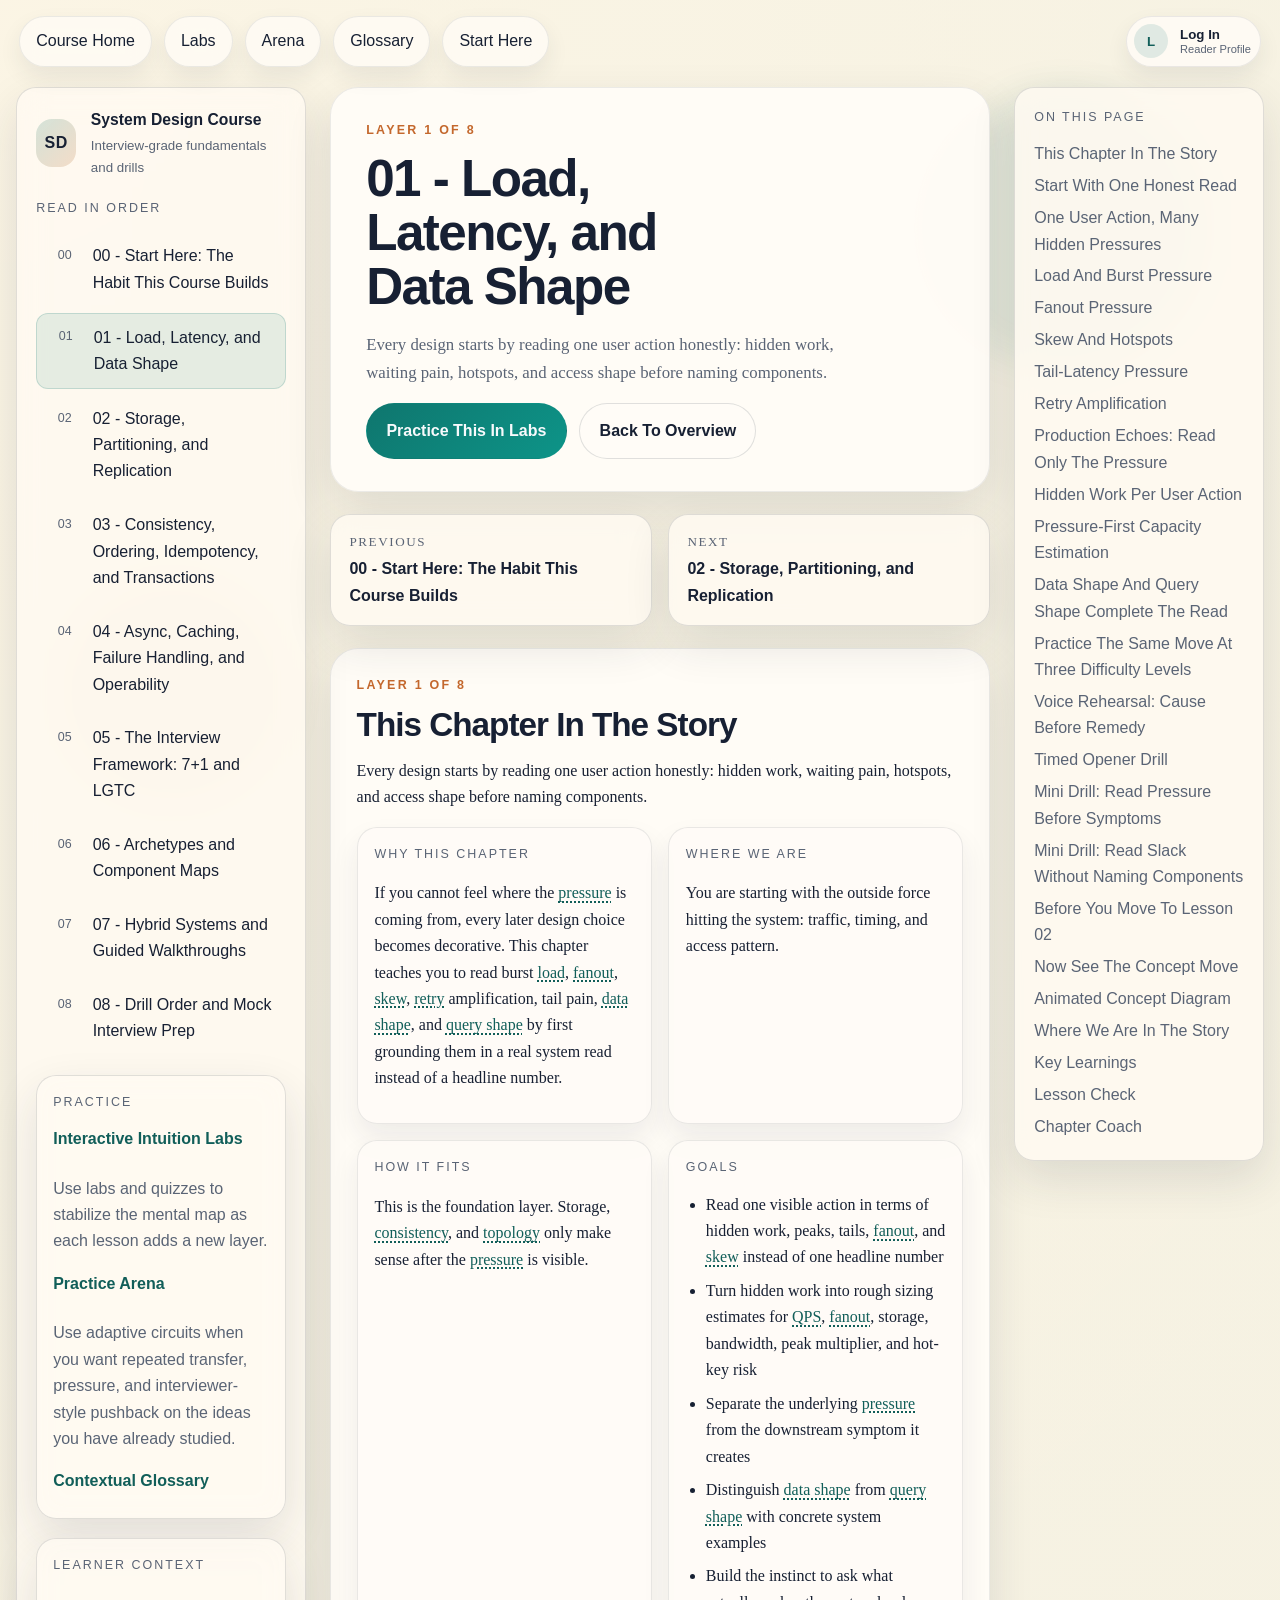
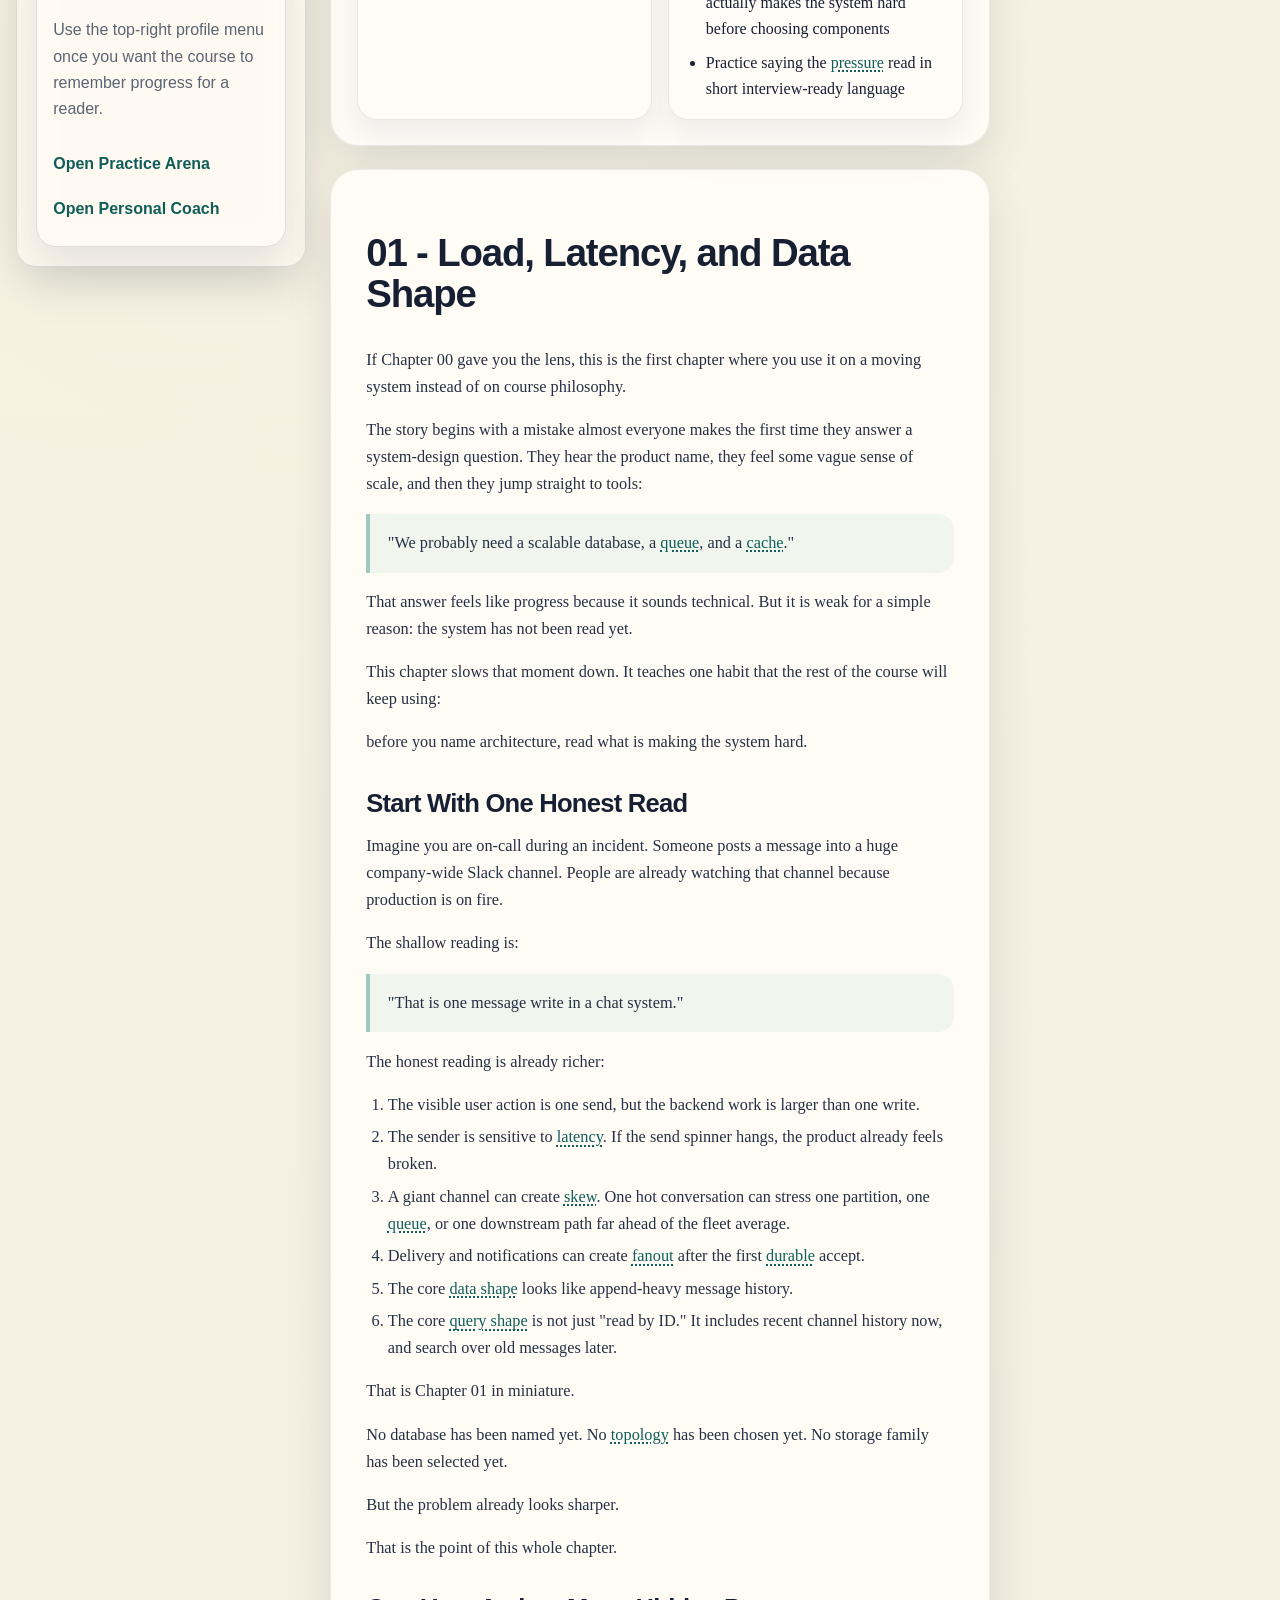
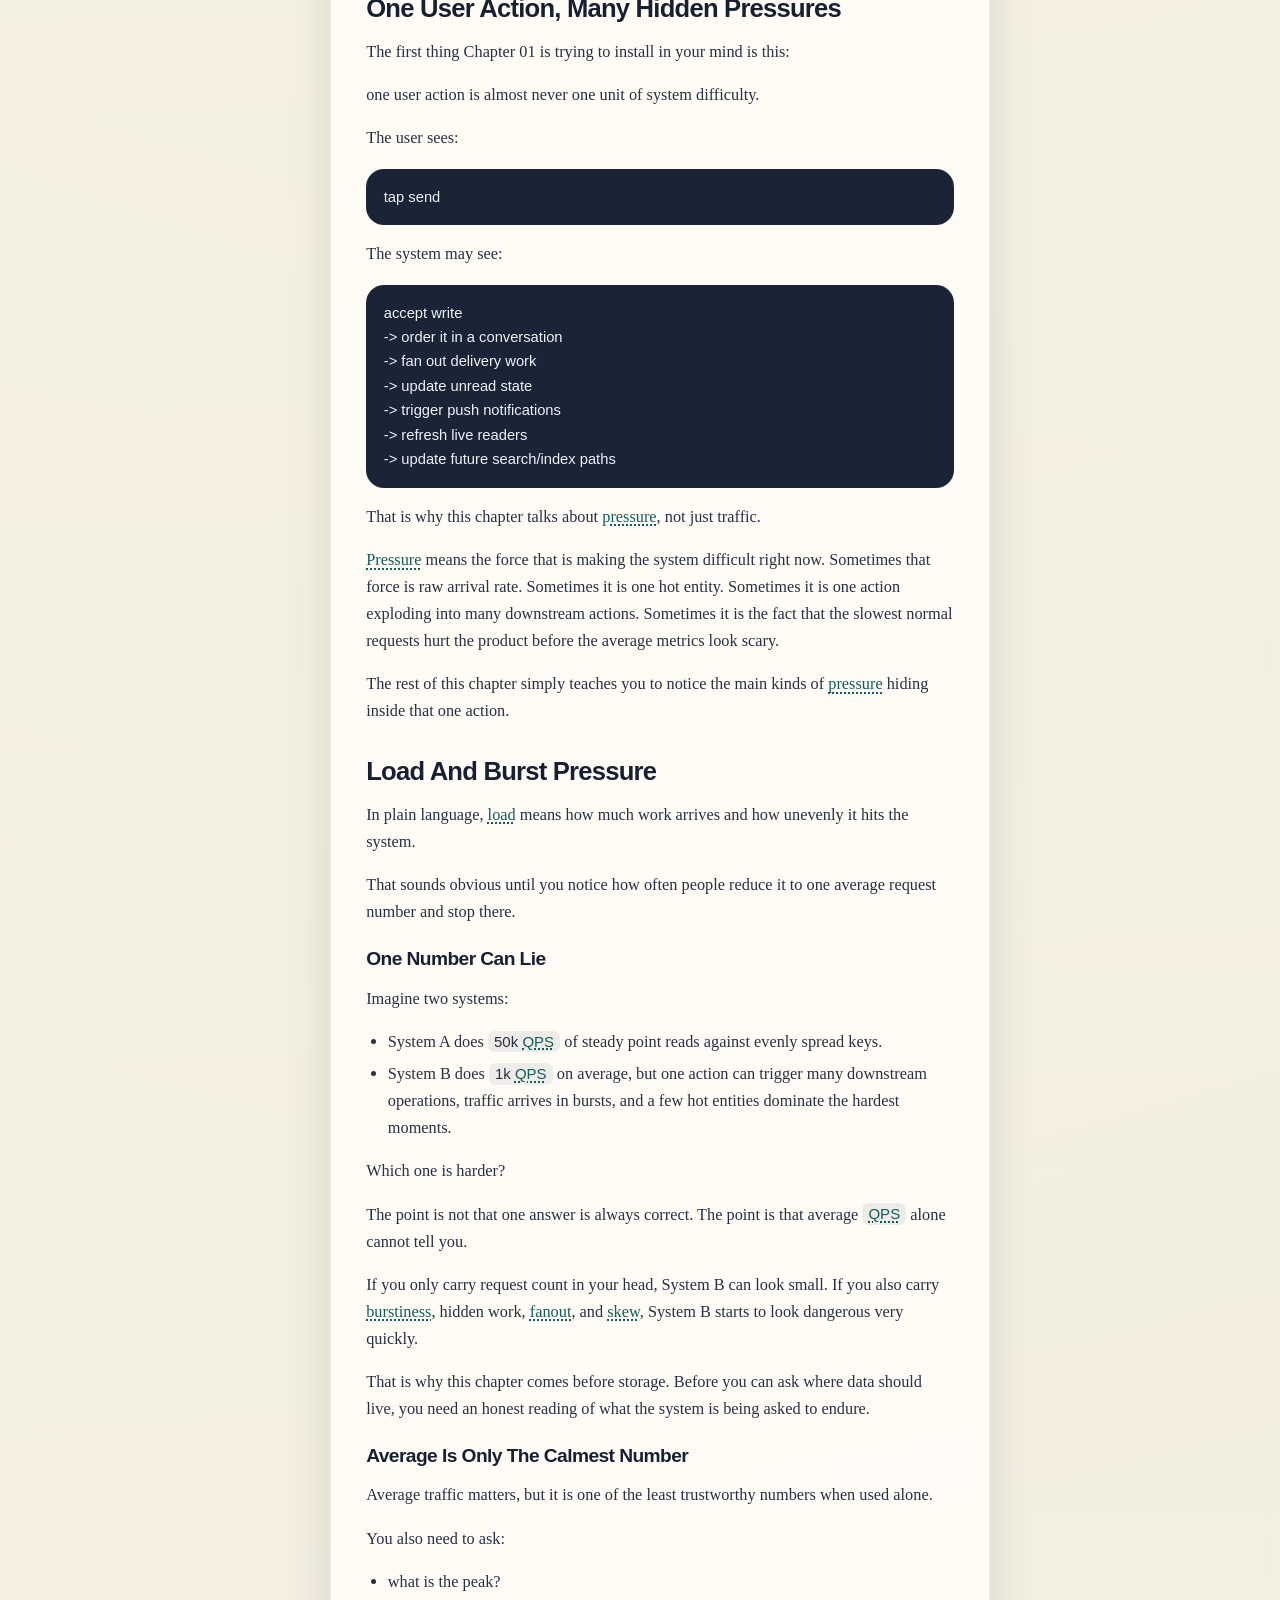
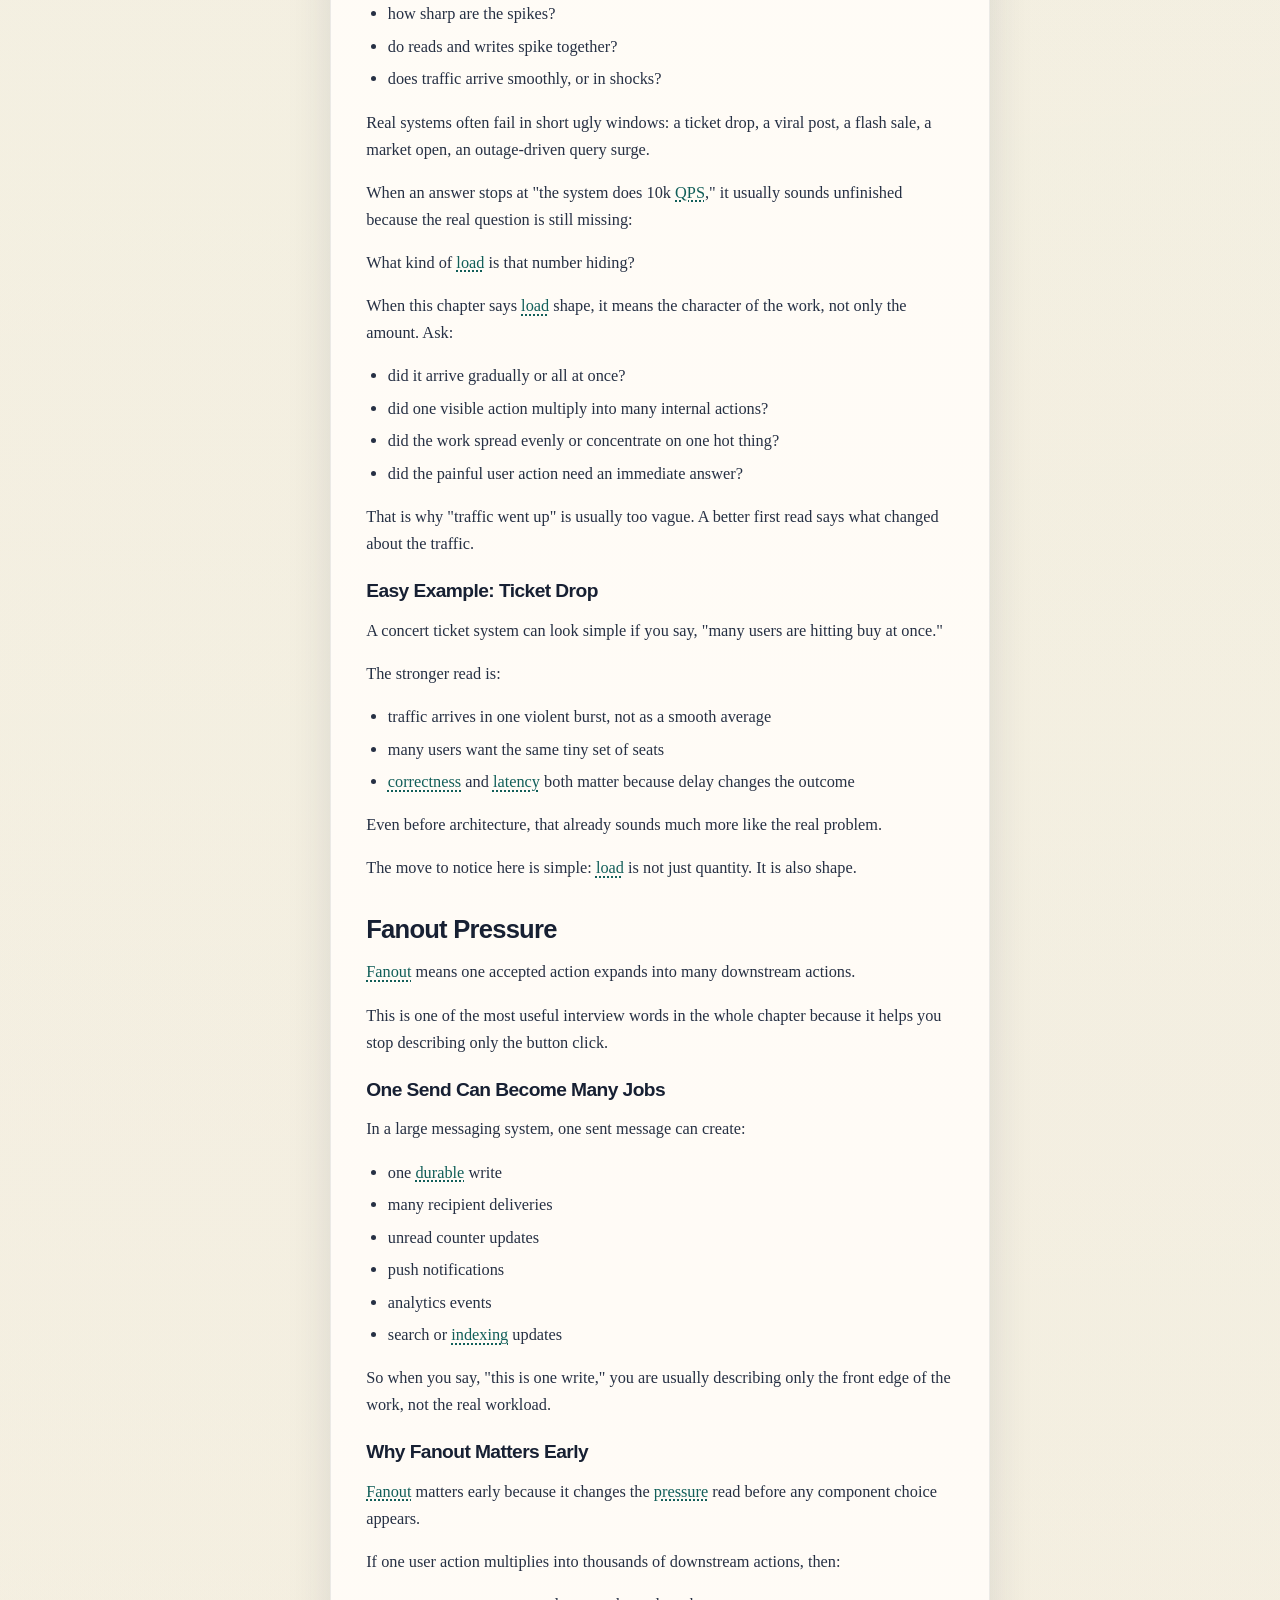
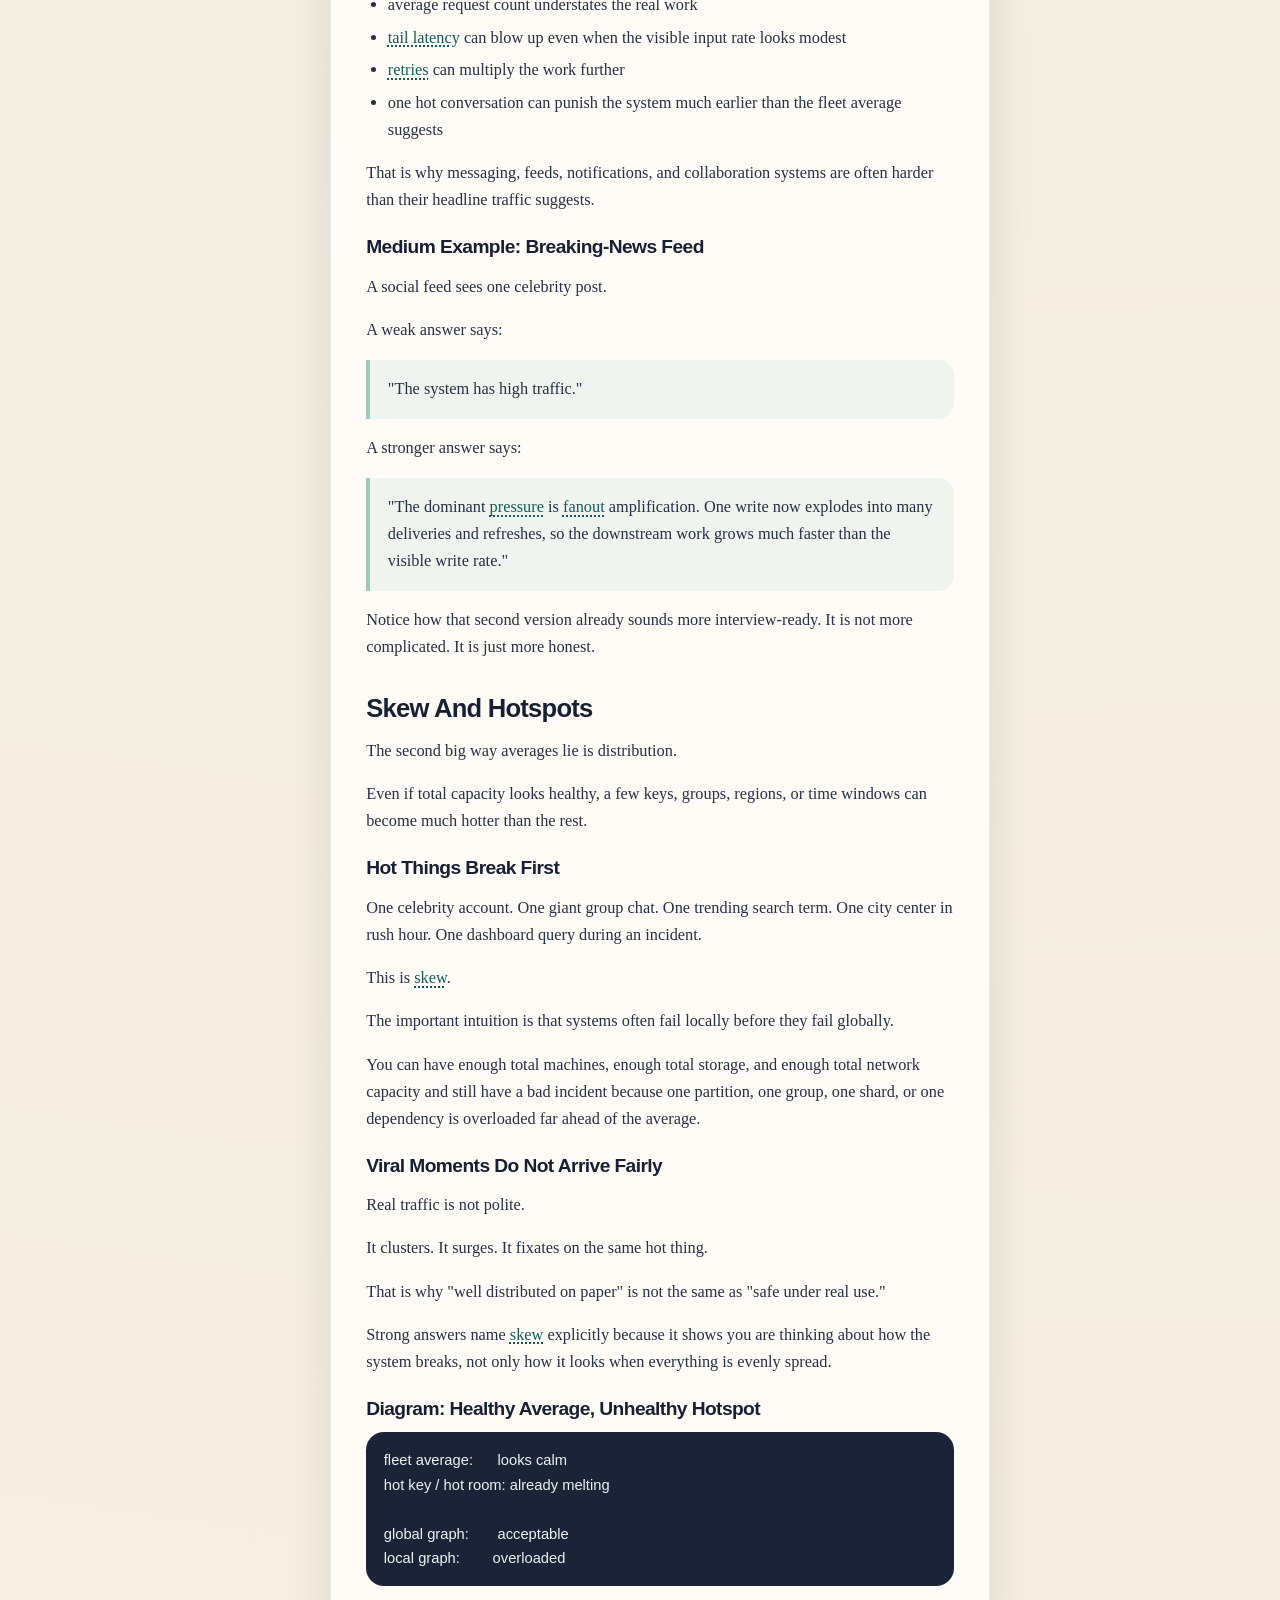
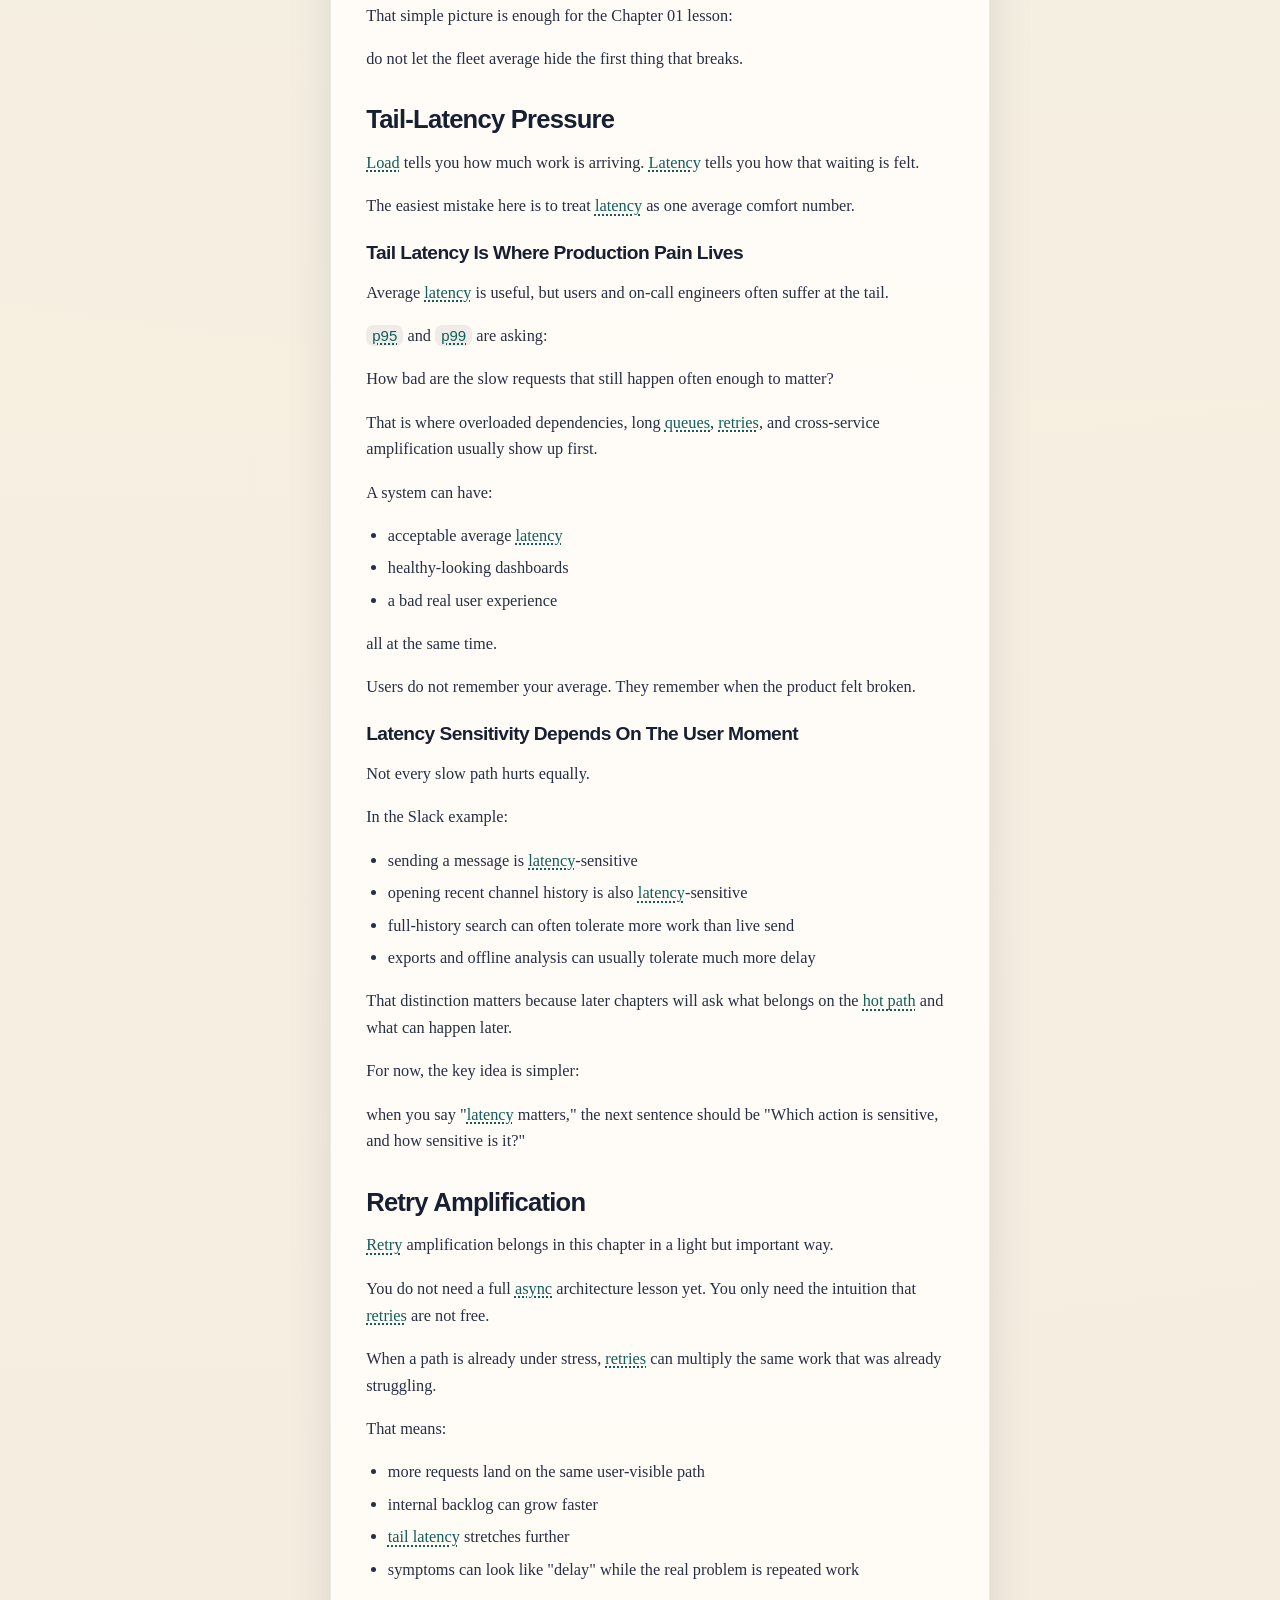
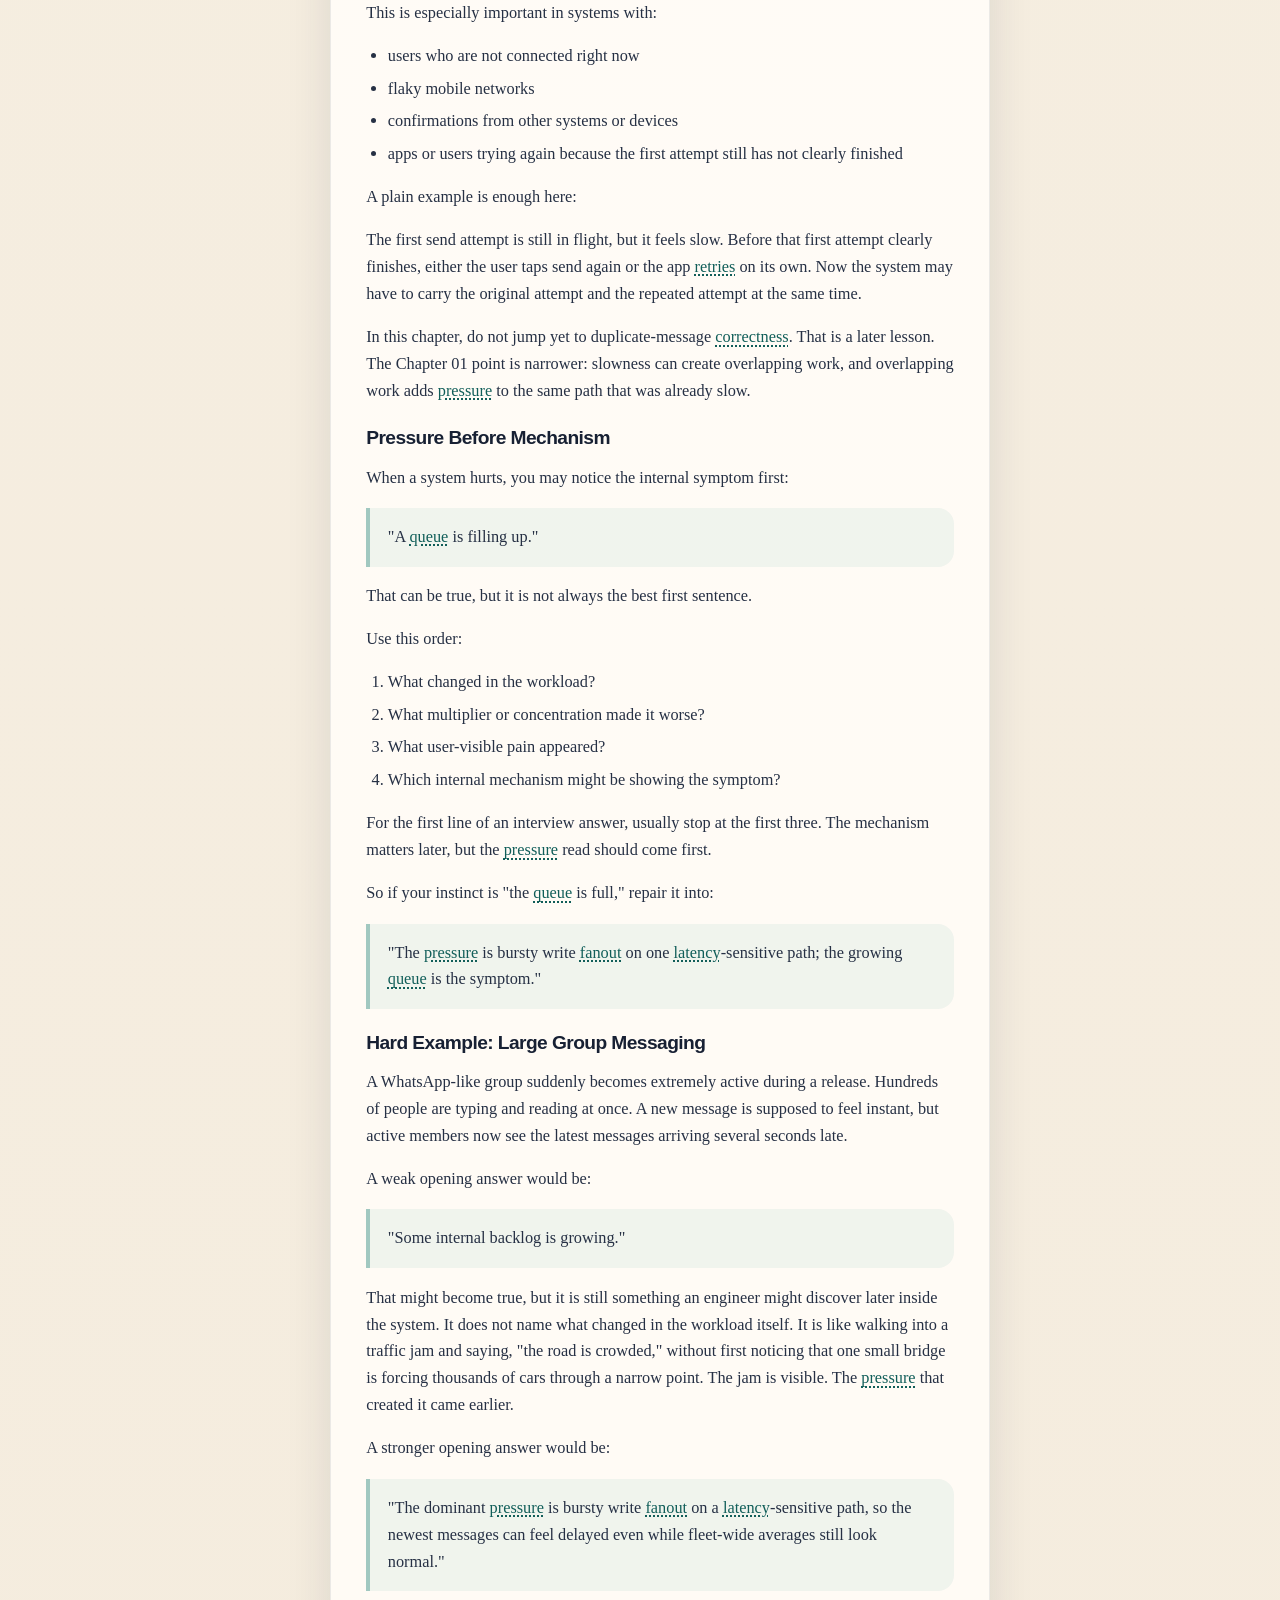
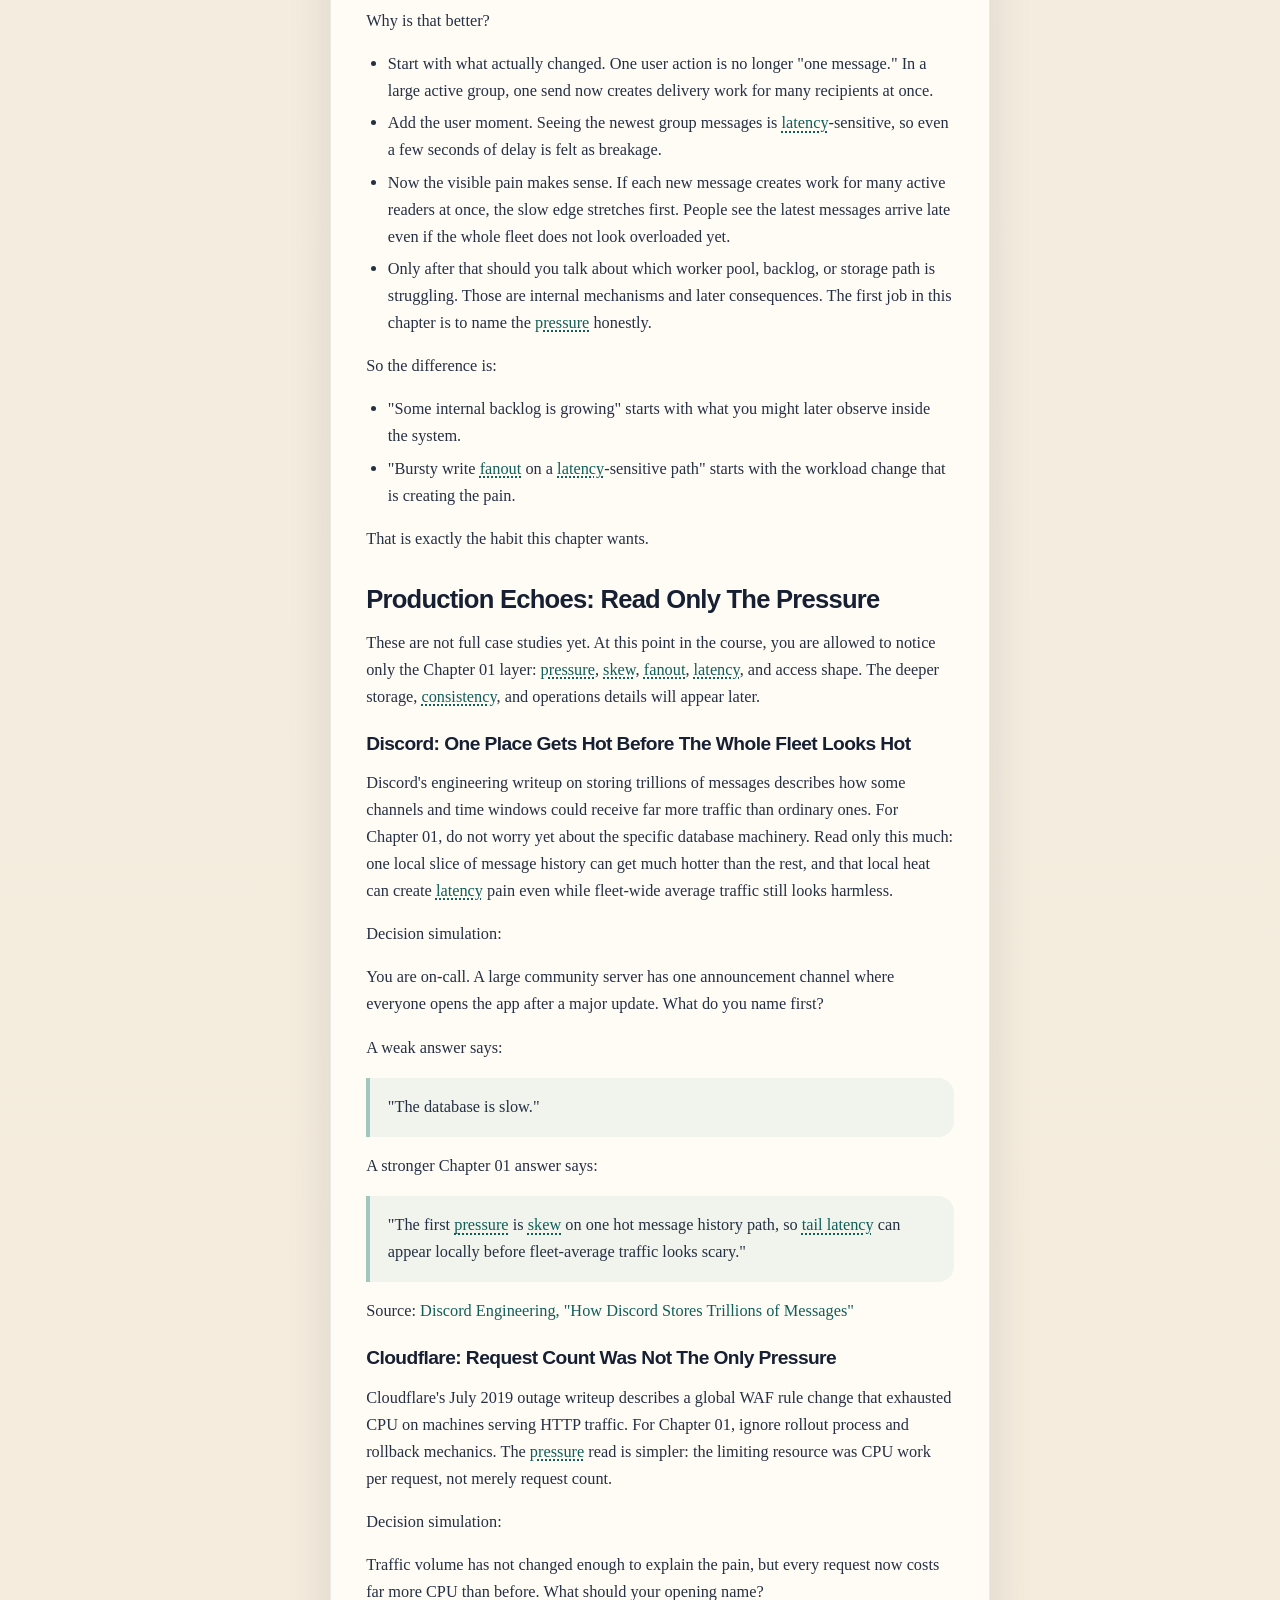
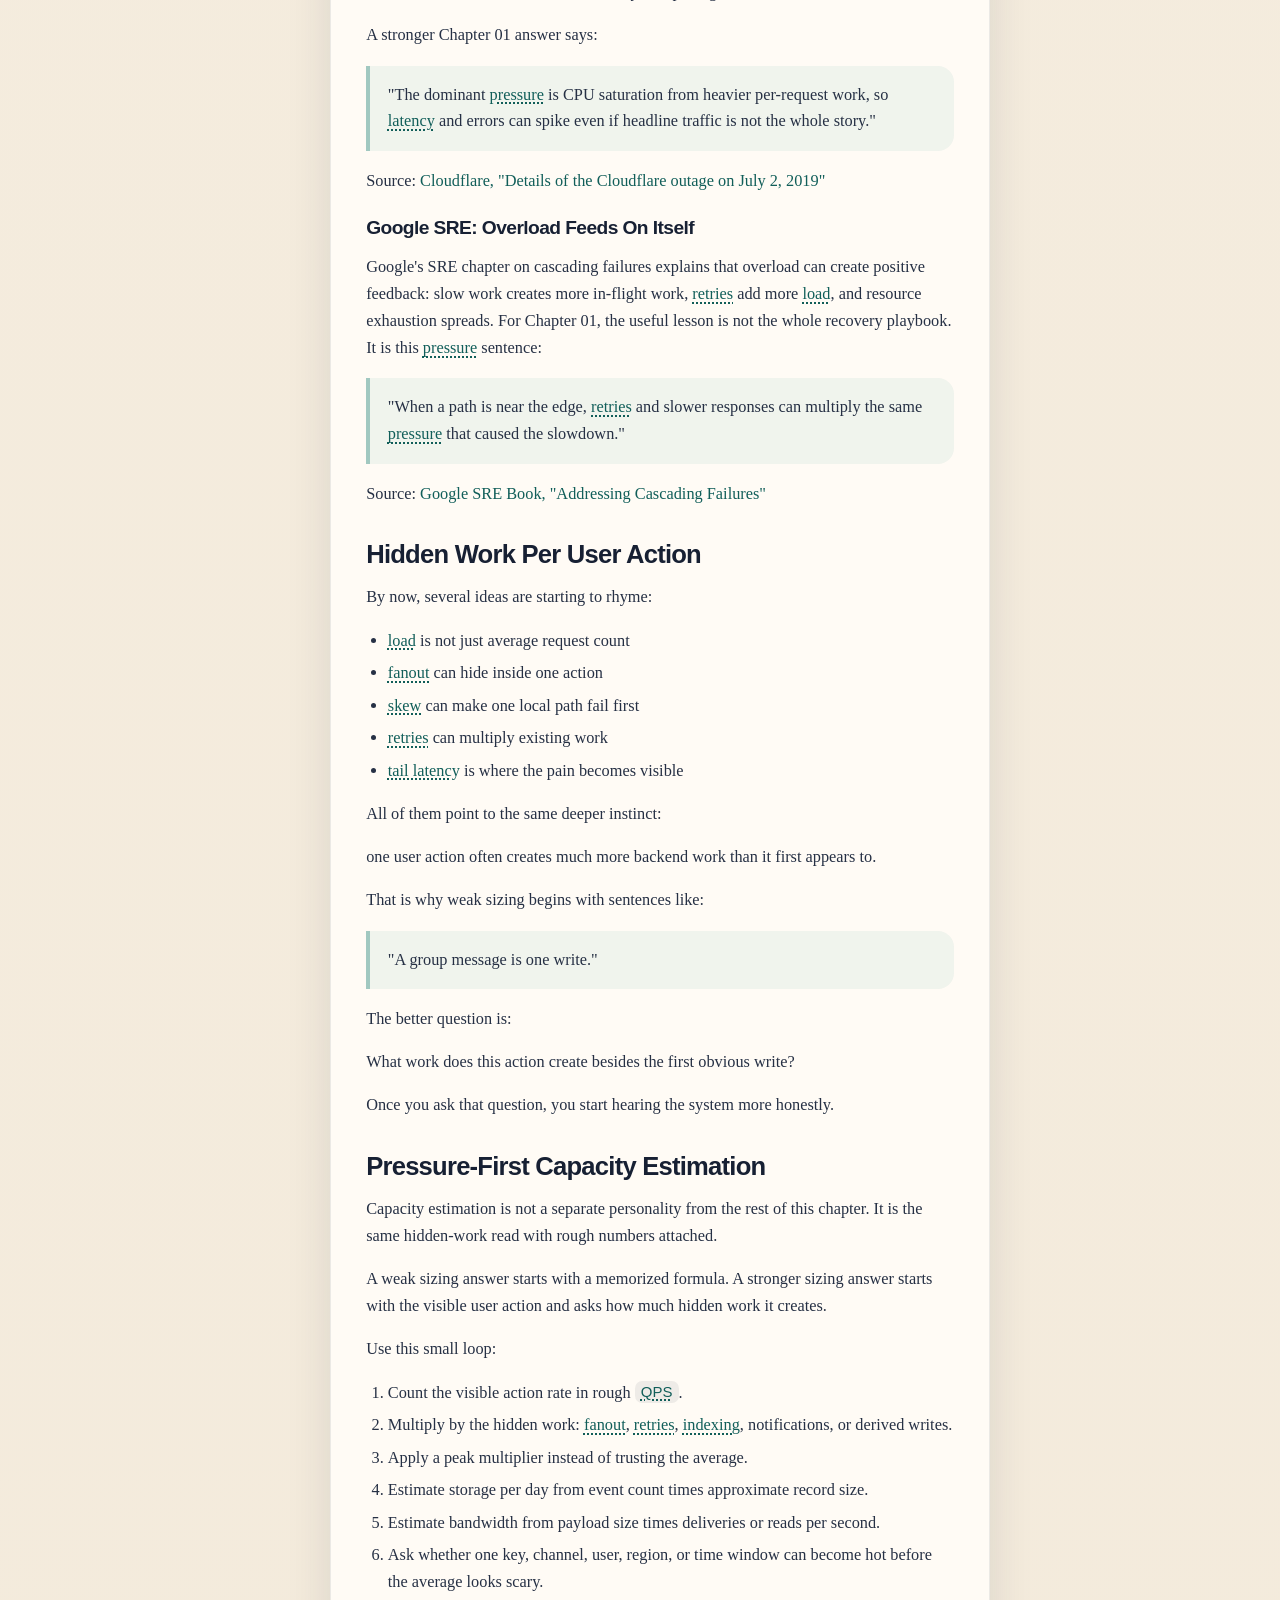
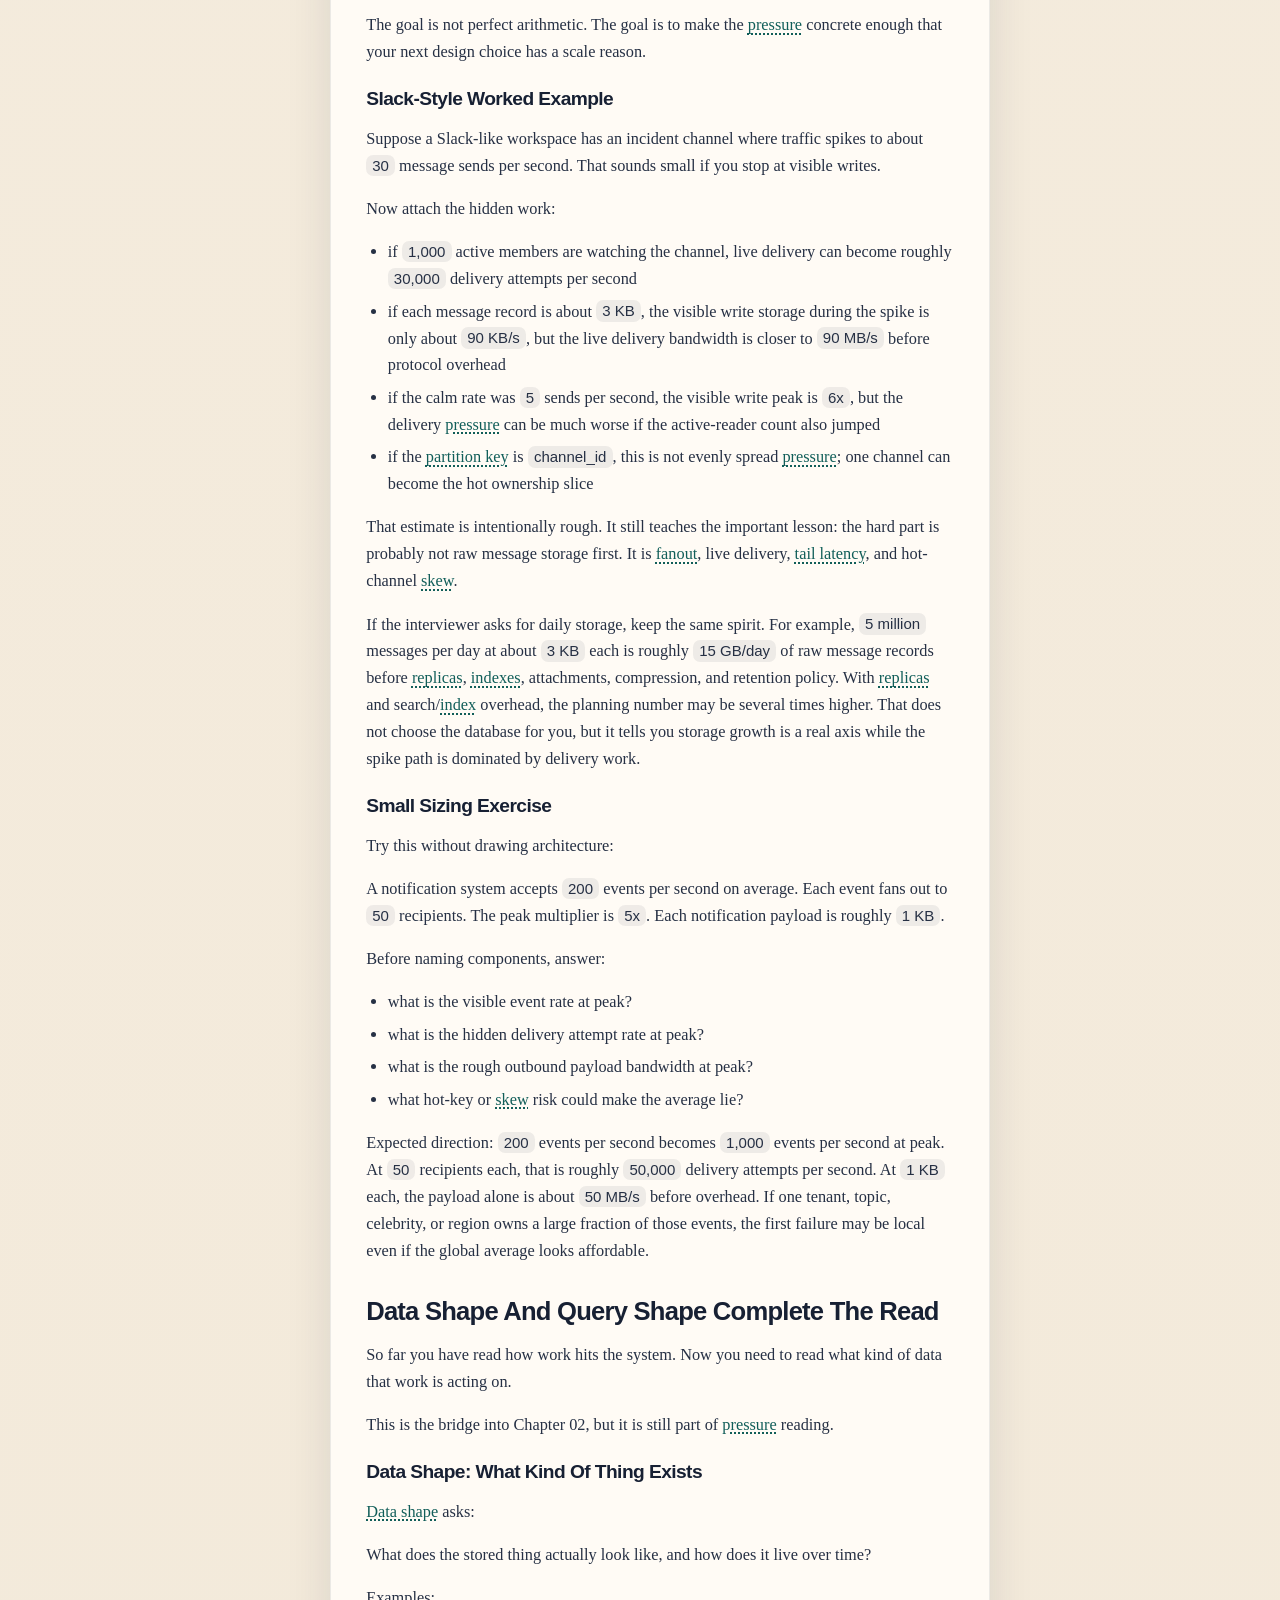
<file: site/01-load-latency-and-data-shape.html>
<!DOCTYPE html>
<html lang="en">
  <head>
    <meta charset="UTF-8" />
    <meta name="viewport" content="width=device-width, initial-scale=1.0" />
    <title>01 - Load, Latency, and Data Shape | System Design Course</title>
    <meta
      name="description"
      content="A structured system design course with hyperlinks, lesson navigation, and interactive labs."
    />
    <link rel="icon" href="assets/favicon.svg" type="image/svg+xml" />
    <link rel="stylesheet" href="assets/style.css" />
    <link rel="stylesheet" href="assets/concept-diagrams.css" />
  </head>
  <body class="lesson-body">
    <div class="ambient ambient-one"></div>
    <div class="ambient ambient-two"></div>

    <header class="topbar">
      <nav class="topbar-nav" aria-label="Primary">
        <a class="topbar-link" href="index.html">Course Home</a>
        <a class="topbar-link" href="labs.html">Labs</a>
        <a class="topbar-link" href="arena.html">Arena</a>
        <a class="topbar-link" href="glossary.html">Glossary</a>
        <a class="topbar-link" href="00-study-method.html">Start Here</a>
      </nav>
      <div class="topbar-utility" data-topbar-personalization></div>
    </header>

    <div class="page-shell">

    <aside class="sidebar">
      <a class="brand" href="index.html">
        <span class="brand-mark">SD</span>
        <span class="brand-copy">
          <strong>System Design Course</strong>
          <small>Interview-grade fundamentals and drills</small>
        </span>
      </a>
      <nav class="sidebar-nav" aria-label="Course lessons">
        <p class="sidebar-label">Read In Order</p>
        <ol><li><a href="00-study-method.html"><span class="lesson-index">00</span><span>00 - Start Here: The Habit This Course Builds</span></a></li><li class="is-active"><a href="01-load-latency-and-data-shape.html"><span class="lesson-index">01</span><span>01 - Load, Latency, and Data Shape</span></a></li><li><a href="02-storage-partitioning-and-replication.html"><span class="lesson-index">02</span><span>02 - Storage, Partitioning, and Replication</span></a></li><li><a href="03-consistency-ordering-idempotency-and-transactions.html"><span class="lesson-index">03</span><span>03 - Consistency, Ordering, Idempotency, and Transactions</span></a></li><li><a href="04-async-caching-failure-handling-and-operability.html"><span class="lesson-index">04</span><span>04 - Async, Caching, Failure Handling, and Operability</span></a></li><li><a href="05-the-interview-framework-7-plus-1-and-lgtc.html"><span class="lesson-index">05</span><span>05 - The Interview Framework: 7+1 and LGTC</span></a></li><li><a href="06-archetypes-and-component-maps.html"><span class="lesson-index">06</span><span>06 - Archetypes and Component Maps</span></a></li><li><a href="07-hybrid-systems-and-guided-walkthroughs.html"><span class="lesson-index">07</span><span>07 - Hybrid Systems and Guided Walkthroughs</span></a></li><li><a href="08-drill-order-and-mock-interview-prep.html"><span class="lesson-index">08</span><span>08 - Drill Order and Mock Interview Prep</span></a></li></ol>
      </nav>
      <div class="sidebar-card">
        <p class="sidebar-label">Practice</p>
        <a class="sidebar-link" href="labs.html">Interactive Intuition Labs</a>
        <p>Use labs and quizzes to stabilize the mental map as each lesson adds a new layer.</p>
        <a class="sidebar-link" href="arena.html">Practice Arena</a>
        <p>Use adaptive circuits when you want repeated transfer, pressure, and interviewer-style pushback on the ideas you have already studied.</p>
        <a class="sidebar-link" href="glossary.html">Contextual Glossary</a>
      </div>
      <div class="sidebar-card learner-sidebar-card" data-learner-sidebar>
        <p class="sidebar-label">Learner Context</p>
        <p>Use the top-right profile menu to sign in, save progress, and unlock coaching once you have started the course.</p>
        <a class="sidebar-link" href="index.html#personal-coach">Open Personal Coach</a>
      </div>
    </aside>

      <main class="main-content">

    <section class="hero hero-lesson">
      <p class="eyebrow">Layer 1 of 8</p>
      <h1>01 - Load, Latency, and Data Shape</h1>
      <p class="hero-copy">Every design starts by reading one user action honestly: hidden work, waiting pain, hotspots, and access shape before naming components.</p>
      <div class="hero-actions">
        <a class="button button-primary" href="labs.html">Practice This In Labs</a>
        <a class="button button-secondary" href="index.html">Back To Overview</a>
      </div>
    </section>

    <nav class="lesson-pager" aria-label="Lesson navigation">
      <a class="pager-card" href="00-study-method.html"><span>Previous</span><strong>00 - Start Here: The Habit This Course Builds</strong></a>
      <a class="pager-card" href="02-storage-partitioning-and-replication.html"><span>Next</span><strong>02 - Storage, Partitioning, and Replication</strong></a>
    </nav>


    <section class="chapter-frame" id="chapter-frame">
      <div class="section-heading">
        <p class="eyebrow">Layer 1 of 8</p>
        <h2>This Chapter In The Story</h2>
        <p>Every design starts by reading one user action honestly: hidden work, waiting pain, hotspots, and access shape before naming components.</p>
      </div>
      <div class="chapter-frame-grid">
        <article class="frame-card">
          <p class="panel-label">Why This Chapter</p>
          <p>If you cannot feel where the <a class="term-link" href="glossary.html#pressure" title="The force that makes a system difficult to design.">pressure</a> is coming from, every later design choice becomes decorative. This chapter teaches you to read burst <a class="term-link" href="glossary.html#load" title="How much work hits the system over time.">load</a>, <a class="term-link" href="glossary.html#fanout" title="One action causing many downstream actions.">fanout</a>, <a class="term-link" href="glossary.html#skew" title="Uneven distribution of work or data across keys, times, or machines.">skew</a>, <a class="term-link" href="glossary.html#retry" title="Trying an operation again after a timeout or transient failure.">retry</a> amplification, tail pain, <a class="term-link" href="glossary.html#data-shape" title="The structure and lifecycle of the data itself.">data shape</a>, and <a class="term-link" href="glossary.html#query-shape" title="How the system needs to read, write, filter, rank, or aggregate data.">query shape</a> by first grounding them in a real system read instead of a headline number.</p>
        </article>
        <article class="frame-card">
          <p class="panel-label">Where We Are</p>
          <p>You are starting with the outside force hitting the system: traffic, timing, and access pattern.</p>
        </article>
        <article class="frame-card">
          <p class="panel-label">How It Fits</p>
          <p>This is the foundation layer. Storage, <a class="term-link" href="glossary.html#consistency" title="What a reader is allowed to assume about data after writes happen.">consistency</a>, and <a class="term-link" href="glossary.html#topology" title="How data and work move through space and time in the system.">topology</a> only make sense after the <a class="term-link" href="glossary.html#pressure" title="The force that makes a system difficult to design.">pressure</a> is visible.</p>
        </article>
        <article class="frame-card">
          <p class="panel-label">Goals</p>
          <ul class="framed-list"><li>Read one visible action in terms of hidden work, peaks, tails, <a class="term-link" href="glossary.html#fanout" title="One action causing many downstream actions.">fanout</a>, and <a class="term-link" href="glossary.html#skew" title="Uneven distribution of work or data across keys, times, or machines.">skew</a> instead of one headline number</li><li>Turn hidden work into rough sizing estimates for <a class="term-link" href="glossary.html#qps" title="Queries per second, used as a shorthand for request rate.">QPS</a>, <a class="term-link" href="glossary.html#fanout" title="One action causing many downstream actions.">fanout</a>, storage, bandwidth, peak multiplier, and hot-key risk</li><li>Separate the underlying <a class="term-link" href="glossary.html#pressure" title="The force that makes a system difficult to design.">pressure</a> from the downstream symptom it creates</li><li>Distinguish <a class="term-link" href="glossary.html#data-shape" title="The structure and lifecycle of the data itself.">data shape</a> from <a class="term-link" href="glossary.html#query-shape" title="How the system needs to read, write, filter, rank, or aggregate data.">query shape</a> with concrete system examples</li><li>Build the instinct to ask what actually makes the system hard before choosing components</li><li>Practice saying the <a class="term-link" href="glossary.html#pressure" title="The force that makes a system difficult to design.">pressure</a> read in short interview-ready language</li></ul>
        </article>
      </div>
    </section>

    <article class="prose">
      <h1 id="01-load-latency-and-data-shape">01 - Load, Latency, and Data Shape</h1>
<p>If Chapter 00 gave you the lens, this is the first chapter where you use it on a moving system instead of on course philosophy.</p>
<p>The story begins with a mistake almost everyone makes the first time they answer a system-design question. They hear the product name, they feel some vague sense of scale, and then they jump straight to tools:</p>
<blockquote>&quot;We probably need a scalable database, a <a class="term-link" href="glossary.html#queue" title="A buffer that decouples producers from consumers over time.">queue</a>, and a <a class="term-link" href="glossary.html#cache" title="A faster copy of data used to reduce latency or load.">cache</a>.&quot;</blockquote>
<p>That answer feels like progress because it sounds technical. But it is weak for a simple reason: the system has not been read yet.</p>
<p>This chapter slows that moment down. It teaches one habit that the rest of the course will keep using:</p>
<p>before you name architecture, read what is making the system hard.</p>
<h2 id="start-with-one-honest-read">Start With One Honest Read</h2>
<p>Imagine you are on-call during an incident. Someone posts a message into a huge company-wide Slack channel. People are already watching that channel because production is on fire.</p>
<p>The shallow reading is:</p>
<blockquote>&quot;That is one message write in a chat system.&quot;</blockquote>
<p>The honest reading is already richer:</p>
<ol><li>The visible user action is one send, but the backend work is larger than one write.</li><li>The sender is sensitive to <a class="term-link" href="glossary.html#latency" title="How long a request, read, or write takes before a result is seen.">latency</a>. If the send spinner hangs, the product already feels broken.</li><li>A giant channel can create <a class="term-link" href="glossary.html#skew" title="Uneven distribution of work or data across keys, times, or machines.">skew</a>. One hot conversation can stress one partition, one <a class="term-link" href="glossary.html#queue" title="A buffer that decouples producers from consumers over time.">queue</a>, or one downstream path far ahead of the fleet average.</li><li>Delivery and notifications can create <a class="term-link" href="glossary.html#fanout" title="One action causing many downstream actions.">fanout</a> after the first <a class="term-link" href="glossary.html#durability" title="Whether acknowledged data survives crashes and failures.">durable</a> accept.</li><li>The core <a class="term-link" href="glossary.html#data-shape" title="The structure and lifecycle of the data itself.">data shape</a> looks like append-heavy message history.</li><li>The core <a class="term-link" href="glossary.html#query-shape" title="How the system needs to read, write, filter, rank, or aggregate data.">query shape</a> is not just &quot;read by ID.&quot; It includes recent channel history now, and search over old messages later.</li></ol>
<p>That is Chapter 01 in miniature.</p>
<p>No database has been named yet. No <a class="term-link" href="glossary.html#topology" title="How data and work move through space and time in the system.">topology</a> has been chosen yet. No storage family has been selected yet.</p>
<p>But the problem already looks sharper.</p>
<p>That is the point of this whole chapter.</p>
<h2 id="one-user-action-many-hidden-pressures">One User Action, Many Hidden Pressures</h2>
<p>The first thing Chapter 01 is trying to install in your mind is this:</p>
<p>one user action is almost never one unit of system difficulty.</p>
<p>The user sees:</p>
<pre class="code-block"><code class="language-text">tap send</code></pre>
<p>The system may see:</p>
<pre class="code-block"><code class="language-text">accept write
-&gt; order it in a conversation
-&gt; fan out delivery work
-&gt; update unread state
-&gt; trigger push notifications
-&gt; refresh live readers
-&gt; update future search/index paths</code></pre>
<p>That is why this chapter talks about <a class="term-link" href="glossary.html#pressure" title="The force that makes a system difficult to design.">pressure</a>, not just traffic.</p>
<p><a class="term-link" href="glossary.html#pressure" title="The force that makes a system difficult to design.">Pressure</a> means the force that is making the system difficult right now. Sometimes that force is raw arrival rate. Sometimes it is one hot entity. Sometimes it is one action exploding into many downstream actions. Sometimes it is the fact that the slowest normal requests hurt the product before the average metrics look scary.</p>
<p>The rest of this chapter simply teaches you to notice the main kinds of <a class="term-link" href="glossary.html#pressure" title="The force that makes a system difficult to design.">pressure</a> hiding inside that one action.</p>
<h2 id="load-and-burst-pressure">Load And Burst Pressure</h2>
<p>In plain language, <a class="term-link" href="glossary.html#load" title="How much work hits the system over time.">load</a> means how much work arrives and how unevenly it hits the system.</p>
<p>That sounds obvious until you notice how often people reduce it to one average request number and stop there.</p>
<h3 id="one-number-can-lie">One Number Can Lie</h3>
<p>Imagine two systems:</p>
<ul><li>System A does <code>50k <a class="term-link" href="glossary.html#qps" title="Queries per second, used as a shorthand for request rate.">QPS</a></code> of steady point reads against evenly spread keys.</li><li>System B does <code>1k <a class="term-link" href="glossary.html#qps" title="Queries per second, used as a shorthand for request rate.">QPS</a></code> on average, but one action can trigger many downstream operations, traffic arrives in bursts, and a few hot entities dominate the hardest moments.</li></ul>
<p>Which one is harder?</p>
<p>The point is not that one answer is always correct. The point is that average <code><a class="term-link" href="glossary.html#qps" title="Queries per second, used as a shorthand for request rate.">QPS</a></code> alone cannot tell you.</p>
<p>If you only carry request count in your head, System B can look small. If you also carry <a class="term-link" href="glossary.html#burstiness" title="Traffic arriving in spikes rather than smoothly.">burstiness</a>, hidden work, <a class="term-link" href="glossary.html#fanout" title="One action causing many downstream actions.">fanout</a>, and <a class="term-link" href="glossary.html#skew" title="Uneven distribution of work or data across keys, times, or machines.">skew</a>, System B starts to look dangerous very quickly.</p>
<p>That is why this chapter comes before storage. Before you can ask where data should live, you need an honest reading of what the system is being asked to endure.</p>
<h3 id="average-is-only-the-calmest-number">Average Is Only The Calmest Number</h3>
<p>Average traffic matters, but it is one of the least trustworthy numbers when used alone.</p>
<p>You also need to ask:</p>
<ul><li>what is the peak?</li><li>how sharp are the spikes?</li><li>do reads and writes spike together?</li><li>does traffic arrive smoothly, or in shocks?</li></ul>
<p>Real systems often fail in short ugly windows: a ticket drop, a viral post, a flash sale, a market open, an outage-driven query surge.</p>
<p>When an answer stops at &quot;the system does 10k <a class="term-link" href="glossary.html#qps" title="Queries per second, used as a shorthand for request rate.">QPS</a>,&quot; it usually sounds unfinished because the real question is still missing:</p>
<p>What kind of <a class="term-link" href="glossary.html#load" title="How much work hits the system over time.">load</a> is that number hiding?</p>
<p>When this chapter says <a class="term-link" href="glossary.html#load" title="How much work hits the system over time.">load</a> shape, it means the character of the work, not only the amount. Ask:</p>
<ul><li>did it arrive gradually or all at once?</li><li>did one visible action multiply into many internal actions?</li><li>did the work spread evenly or concentrate on one hot thing?</li><li>did the painful user action need an immediate answer?</li></ul>
<p>That is why &quot;traffic went up&quot; is usually too vague. A better first read says what changed about the traffic.</p>
<h3 id="easy-example-ticket-drop">Easy Example: Ticket Drop</h3>
<p>A concert ticket system can look simple if you say, &quot;many users are hitting buy at once.&quot;</p>
<p>The stronger read is:</p>
<ul><li>traffic arrives in one violent burst, not as a smooth average</li><li>many users want the same tiny set of seats</li><li><a class="term-link" href="glossary.html#correctness" title="Whether the system does the right thing, not just whether it stays up.">correctness</a> and <a class="term-link" href="glossary.html#latency" title="How long a request, read, or write takes before a result is seen.">latency</a> both matter because delay changes the outcome</li></ul>
<p>Even before architecture, that already sounds much more like the real problem.</p>
<p>The move to notice here is simple: <a class="term-link" href="glossary.html#load" title="How much work hits the system over time.">load</a> is not just quantity. It is also shape.</p>
<h2 id="fanout-pressure">Fanout Pressure</h2>
<p><a class="term-link" href="glossary.html#fanout" title="One action causing many downstream actions.">Fanout</a> means one accepted action expands into many downstream actions.</p>
<p>This is one of the most useful interview words in the whole chapter because it helps you stop describing only the button click.</p>
<h3 id="one-send-can-become-many-jobs">One Send Can Become Many Jobs</h3>
<p>In a large messaging system, one sent message can create:</p>
<ul><li>one <a class="term-link" href="glossary.html#durability" title="Whether acknowledged data survives crashes and failures.">durable</a> write</li><li>many recipient deliveries</li><li>unread counter updates</li><li>push notifications</li><li>analytics events</li><li>search or <a class="term-link" href="glossary.html#index" title="A structure that makes specific lookups or scans faster.">indexing</a> updates</li></ul>
<p>So when you say, &quot;this is one write,&quot; you are usually describing only the front edge of the work, not the real workload.</p>
<h3 id="why-fanout-matters-early">Why Fanout Matters Early</h3>
<p><a class="term-link" href="glossary.html#fanout" title="One action causing many downstream actions.">Fanout</a> matters early because it changes the <a class="term-link" href="glossary.html#pressure" title="The force that makes a system difficult to design.">pressure</a> read before any component choice appears.</p>
<p>If one user action multiplies into thousands of downstream actions, then:</p>
<ul><li>average request count understates the real work</li><li><a class="term-link" href="glossary.html#tail-latency" title="The slowest slice of requests, where real production pain often lives.">tail latency</a> can blow up even when the visible input rate looks modest</li><li><a class="term-link" href="glossary.html#retry" title="Trying an operation again after a timeout or transient failure.">retries</a> can multiply the work further</li><li>one hot conversation can punish the system much earlier than the fleet average suggests</li></ul>
<p>That is why messaging, feeds, notifications, and collaboration systems are often harder than their headline traffic suggests.</p>
<h3 id="medium-example-breaking-news-feed">Medium Example: Breaking-News Feed</h3>
<p>A social feed sees one celebrity post.</p>
<p>A weak answer says:</p>
<blockquote>&quot;The system has high traffic.&quot;</blockquote>
<p>A stronger answer says:</p>
<blockquote>&quot;The dominant <a class="term-link" href="glossary.html#pressure" title="The force that makes a system difficult to design.">pressure</a> is <a class="term-link" href="glossary.html#fanout" title="One action causing many downstream actions.">fanout</a> amplification. One write now explodes into many deliveries and refreshes, so the downstream work grows much faster than the visible write rate.&quot;</blockquote>
<p>Notice how that second version already sounds more interview-ready. It is not more complicated. It is just more honest.</p>
<h2 id="skew-and-hotspots">Skew And Hotspots</h2>
<p>The second big way averages lie is distribution.</p>
<p>Even if total capacity looks healthy, a few keys, groups, regions, or time windows can become much hotter than the rest.</p>
<h3 id="hot-things-break-first">Hot Things Break First</h3>
<p>One celebrity account. One giant group chat. One trending search term. One city center in rush hour. One dashboard query during an incident.</p>
<p>This is <a class="term-link" href="glossary.html#skew" title="Uneven distribution of work or data across keys, times, or machines.">skew</a>.</p>
<p>The important intuition is that systems often fail locally before they fail globally.</p>
<p>You can have enough total machines, enough total storage, and enough total network capacity and still have a bad incident because one partition, one group, one shard, or one dependency is overloaded far ahead of the average.</p>
<h3 id="viral-moments-do-not-arrive-fairly">Viral Moments Do Not Arrive Fairly</h3>
<p>Real traffic is not polite.</p>
<p>It clusters. It surges. It fixates on the same hot thing.</p>
<p>That is why &quot;well distributed on paper&quot; is not the same as &quot;safe under real use.&quot;</p>
<p>Strong answers name <a class="term-link" href="glossary.html#skew" title="Uneven distribution of work or data across keys, times, or machines.">skew</a> explicitly because it shows you are thinking about how the system breaks, not only how it looks when everything is evenly spread.</p>
<h3 id="diagram-healthy-average-unhealthy-hotspot">Diagram: Healthy Average, Unhealthy Hotspot</h3>
<pre class="code-block"><code class="language-text">fleet average:      looks calm
hot key / hot room: already melting

global graph:       acceptable
local graph:        overloaded</code></pre>
<p>That simple picture is enough for the Chapter 01 lesson:</p>
<p>do not let the fleet average hide the first thing that breaks.</p>
<h2 id="tail-latency-pressure">Tail-Latency Pressure</h2>
<p><a class="term-link" href="glossary.html#load" title="How much work hits the system over time.">Load</a> tells you how much work is arriving. <a class="term-link" href="glossary.html#latency" title="How long a request, read, or write takes before a result is seen.">Latency</a> tells you how that waiting is felt.</p>
<p>The easiest mistake here is to treat <a class="term-link" href="glossary.html#latency" title="How long a request, read, or write takes before a result is seen.">latency</a> as one average comfort number.</p>
<h3 id="tail-latency-is-where-production-pain-lives">Tail Latency Is Where Production Pain Lives</h3>
<p>Average <a class="term-link" href="glossary.html#latency" title="How long a request, read, or write takes before a result is seen.">latency</a> is useful, but users and on-call engineers often suffer at the tail.</p>
<p><code><a class="term-link" href="glossary.html#tail-latency" title="The slowest slice of requests, where real production pain often lives.">p95</a></code> and <code><a class="term-link" href="glossary.html#tail-latency" title="The slowest slice of requests, where real production pain often lives.">p99</a></code> are asking:</p>
<p>How bad are the slow requests that still happen often enough to matter?</p>
<p>That is where overloaded dependencies, long <a class="term-link" href="glossary.html#queue" title="A buffer that decouples producers from consumers over time.">queues</a>, <a class="term-link" href="glossary.html#retry" title="Trying an operation again after a timeout or transient failure.">retries</a>, and cross-service amplification usually show up first.</p>
<p>A system can have:</p>
<ul><li>acceptable average <a class="term-link" href="glossary.html#latency" title="How long a request, read, or write takes before a result is seen.">latency</a></li><li>healthy-looking dashboards</li><li>a bad real user experience</li></ul>
<p>all at the same time.</p>
<p>Users do not remember your average. They remember when the product felt broken.</p>
<h3 id="latency-sensitivity-depends-on-the-user-moment">Latency Sensitivity Depends On The User Moment</h3>
<p>Not every slow path hurts equally.</p>
<p>In the Slack example:</p>
<ul><li>sending a message is <a class="term-link" href="glossary.html#latency" title="How long a request, read, or write takes before a result is seen.">latency</a>-sensitive</li><li>opening recent channel history is also <a class="term-link" href="glossary.html#latency" title="How long a request, read, or write takes before a result is seen.">latency</a>-sensitive</li><li>full-history search can often tolerate more work than live send</li><li>exports and offline analysis can usually tolerate much more delay</li></ul>
<p>That distinction matters because later chapters will ask what belongs on the <a class="term-link" href="glossary.html#hot-path" title="The work that must finish before the user can trust the result.">hot path</a> and what can happen later.</p>
<p>For now, the key idea is simpler:</p>
<p>when you say &quot;<a class="term-link" href="glossary.html#latency" title="How long a request, read, or write takes before a result is seen.">latency</a> matters,&quot; the next sentence should be &quot;Which action is sensitive, and how sensitive is it?&quot;</p>
<h2 id="retry-amplification">Retry Amplification</h2>
<p><a class="term-link" href="glossary.html#retry" title="Trying an operation again after a timeout or transient failure.">Retry</a> amplification belongs in this chapter in a light but important way.</p>
<p>You do not need a full <a class="term-link" href="glossary.html#async" title="Work that can happen later instead of blocking the user-visible result.">async</a> architecture lesson yet. You only need the intuition that <a class="term-link" href="glossary.html#retry" title="Trying an operation again after a timeout or transient failure.">retries</a> are not free.</p>
<p>When a path is already under stress, <a class="term-link" href="glossary.html#retry" title="Trying an operation again after a timeout or transient failure.">retries</a> can multiply the same work that was already struggling.</p>
<p>That means:</p>
<ul><li>more requests land on the same user-visible path</li><li>internal backlog can grow faster</li><li><a class="term-link" href="glossary.html#tail-latency" title="The slowest slice of requests, where real production pain often lives.">tail latency</a> stretches further</li><li>symptoms can look like &quot;delay&quot; while the real problem is repeated work</li></ul>
<p>This is especially important in systems with:</p>
<ul><li>users who are not connected right now</li><li>flaky mobile networks</li><li>confirmations from other systems or devices</li><li>apps or users trying again because the first attempt still has not clearly finished</li></ul>
<p>A plain example is enough here:</p>
<p>The first send attempt is still in flight, but it feels slow. Before that first attempt clearly finishes, either the user taps send again or the app <a class="term-link" href="glossary.html#retry" title="Trying an operation again after a timeout or transient failure.">retries</a> on its own. Now the system may have to carry the original attempt and the repeated attempt at the same time.</p>
<p>In this chapter, do not jump yet to duplicate-message <a class="term-link" href="glossary.html#correctness" title="Whether the system does the right thing, not just whether it stays up.">correctness</a>. That is a later lesson. The Chapter 01 point is narrower: slowness can create overlapping work, and overlapping work adds <a class="term-link" href="glossary.html#pressure" title="The force that makes a system difficult to design.">pressure</a> to the same path that was already slow.</p>
<h3 id="pressure-before-mechanism">Pressure Before Mechanism</h3>
<p>When a system hurts, you may notice the internal symptom first:</p>
<blockquote>&quot;A <a class="term-link" href="glossary.html#queue" title="A buffer that decouples producers from consumers over time.">queue</a> is filling up.&quot;</blockquote>
<p>That can be true, but it is not always the best first sentence.</p>
<p>Use this order:</p>
<ol><li>What changed in the workload?</li><li>What multiplier or concentration made it worse?</li><li>What user-visible pain appeared?</li><li>Which internal mechanism might be showing the symptom?</li></ol>
<p>For the first line of an interview answer, usually stop at the first three. The mechanism matters later, but the <a class="term-link" href="glossary.html#pressure" title="The force that makes a system difficult to design.">pressure</a> read should come first.</p>
<p>So if your instinct is &quot;the <a class="term-link" href="glossary.html#queue" title="A buffer that decouples producers from consumers over time.">queue</a> is full,&quot; repair it into:</p>
<blockquote>&quot;The <a class="term-link" href="glossary.html#pressure" title="The force that makes a system difficult to design.">pressure</a> is bursty write <a class="term-link" href="glossary.html#fanout" title="One action causing many downstream actions.">fanout</a> on one <a class="term-link" href="glossary.html#latency" title="How long a request, read, or write takes before a result is seen.">latency</a>-sensitive path; the growing <a class="term-link" href="glossary.html#queue" title="A buffer that decouples producers from consumers over time.">queue</a> is the symptom.&quot;</blockquote>
<h3 id="hard-example-large-group-messaging">Hard Example: Large Group Messaging</h3>
<p>A WhatsApp-like group suddenly becomes extremely active during a release. Hundreds of people are typing and reading at once. A new message is supposed to feel instant, but active members now see the latest messages arriving several seconds late.</p>
<p>A weak opening answer would be:</p>
<blockquote>&quot;Some internal backlog is growing.&quot;</blockquote>
<p>That might become true, but it is still something an engineer might discover later inside the system. It does not name what changed in the workload itself. It is like walking into a traffic jam and saying, &quot;the road is crowded,&quot; without first noticing that one small bridge is forcing thousands of cars through a narrow point. The jam is visible. The <a class="term-link" href="glossary.html#pressure" title="The force that makes a system difficult to design.">pressure</a> that created it came earlier.</p>
<p>A stronger opening answer would be:</p>
<blockquote>&quot;The dominant <a class="term-link" href="glossary.html#pressure" title="The force that makes a system difficult to design.">pressure</a> is bursty write <a class="term-link" href="glossary.html#fanout" title="One action causing many downstream actions.">fanout</a> on a <a class="term-link" href="glossary.html#latency" title="How long a request, read, or write takes before a result is seen.">latency</a>-sensitive path, so the newest messages can feel delayed even while fleet-wide averages still look normal.&quot;</blockquote>
<p>Why is that better?</p>
<ul><li>Start with what actually changed. One user action is no longer &quot;one message.&quot; In a large active group, one send now creates delivery work for many recipients at once.</li><li>Add the user moment. Seeing the newest group messages is <a class="term-link" href="glossary.html#latency" title="How long a request, read, or write takes before a result is seen.">latency</a>-sensitive, so even a few seconds of delay is felt as breakage.</li><li>Now the visible pain makes sense. If each new message creates work for many active readers at once, the slow edge stretches first. People see the latest messages arrive late even if the whole fleet does not look overloaded yet.</li><li>Only after that should you talk about which worker pool, backlog, or storage path is struggling. Those are internal mechanisms and later consequences. The first job in this chapter is to name the <a class="term-link" href="glossary.html#pressure" title="The force that makes a system difficult to design.">pressure</a> honestly.</li></ul>
<p>So the difference is:</p>
<ul><li>&quot;Some internal backlog is growing&quot; starts with what you might later observe inside the system.</li><li>&quot;Bursty write <a class="term-link" href="glossary.html#fanout" title="One action causing many downstream actions.">fanout</a> on a <a class="term-link" href="glossary.html#latency" title="How long a request, read, or write takes before a result is seen.">latency</a>-sensitive path&quot; starts with the workload change that is creating the pain.</li></ul>
<p>That is exactly the habit this chapter wants.</p>
<h2 id="production-echoes-read-only-the-pressure">Production Echoes: Read Only The Pressure</h2>
<p>These are not full case studies yet. At this point in the course, you are allowed to notice only the Chapter 01 layer: <a class="term-link" href="glossary.html#pressure" title="The force that makes a system difficult to design.">pressure</a>, <a class="term-link" href="glossary.html#skew" title="Uneven distribution of work or data across keys, times, or machines.">skew</a>, <a class="term-link" href="glossary.html#fanout" title="One action causing many downstream actions.">fanout</a>, <a class="term-link" href="glossary.html#latency" title="How long a request, read, or write takes before a result is seen.">latency</a>, and access shape. The deeper storage, <a class="term-link" href="glossary.html#consistency" title="What a reader is allowed to assume about data after writes happen.">consistency</a>, and operations details will appear later.</p>
<h3 id="discord-one-place-gets-hot-before-the-whole-fleet-looks-hot">Discord: One Place Gets Hot Before The Whole Fleet Looks Hot</h3>
<p>Discord&#39;s engineering writeup on storing trillions of messages describes how some channels and time windows could receive far more traffic than ordinary ones. For Chapter 01, do not worry yet about the specific database machinery. Read only this much: one local slice of message history can get much hotter than the rest, and that local heat can create <a class="term-link" href="glossary.html#latency" title="How long a request, read, or write takes before a result is seen.">latency</a> pain even while fleet-wide average traffic still looks harmless.</p>
<p>Decision simulation:</p>
<p>You are on-call. A large community server has one announcement channel where everyone opens the app after a major update. What do you name first?</p>
<p>A weak answer says:</p>
<blockquote>&quot;The database is slow.&quot;</blockquote>
<p>A stronger Chapter 01 answer says:</p>
<blockquote>&quot;The first <a class="term-link" href="glossary.html#pressure" title="The force that makes a system difficult to design.">pressure</a> is <a class="term-link" href="glossary.html#skew" title="Uneven distribution of work or data across keys, times, or machines.">skew</a> on one hot message history path, so <a class="term-link" href="glossary.html#tail-latency" title="The slowest slice of requests, where real production pain often lives.">tail latency</a> can appear locally before fleet-average traffic looks scary.&quot;</blockquote>
<p>Source: <a href="https://discord.com/blog/how-discord-stores-trillions-of-messages">Discord Engineering, &quot;How Discord Stores Trillions of Messages&quot;</a></p>
<h3 id="cloudflare-request-count-was-not-the-only-pressure">Cloudflare: Request Count Was Not The Only Pressure</h3>
<p>Cloudflare&#39;s July 2019 outage writeup describes a global WAF rule change that exhausted CPU on machines serving HTTP traffic. For Chapter 01, ignore rollout process and rollback mechanics. The <a class="term-link" href="glossary.html#pressure" title="The force that makes a system difficult to design.">pressure</a> read is simpler: the limiting resource was CPU work per request, not merely request count.</p>
<p>Decision simulation:</p>
<p>Traffic volume has not changed enough to explain the pain, but every request now costs far more CPU than before. What should your opening name?</p>
<p>A stronger Chapter 01 answer says:</p>
<blockquote>&quot;The dominant <a class="term-link" href="glossary.html#pressure" title="The force that makes a system difficult to design.">pressure</a> is CPU saturation from heavier per-request work, so <a class="term-link" href="glossary.html#latency" title="How long a request, read, or write takes before a result is seen.">latency</a> and errors can spike even if headline traffic is not the whole story.&quot;</blockquote>
<p>Source: <a href="https://blog.cloudflare.com/details-of-the-cloudflare-outage-on-july-2-2019/">Cloudflare, &quot;Details of the Cloudflare outage on July 2, 2019&quot;</a></p>
<h3 id="google-sre-overload-feeds-on-itself">Google SRE: Overload Feeds On Itself</h3>
<p>Google&#39;s SRE chapter on cascading failures explains that overload can create positive feedback: slow work creates more in-flight work, <a class="term-link" href="glossary.html#retry" title="Trying an operation again after a timeout or transient failure.">retries</a> add more <a class="term-link" href="glossary.html#load" title="How much work hits the system over time.">load</a>, and resource exhaustion spreads. For Chapter 01, the useful lesson is not the whole recovery playbook. It is this <a class="term-link" href="glossary.html#pressure" title="The force that makes a system difficult to design.">pressure</a> sentence:</p>
<blockquote>&quot;When a path is near the edge, <a class="term-link" href="glossary.html#retry" title="Trying an operation again after a timeout or transient failure.">retries</a> and slower responses can multiply the same <a class="term-link" href="glossary.html#pressure" title="The force that makes a system difficult to design.">pressure</a> that caused the slowdown.&quot;</blockquote>
<p>Source: <a href="https://sre.google/sre-book/addressing-cascading-failures/">Google SRE Book, &quot;Addressing Cascading Failures&quot;</a></p>
<h2 id="hidden-work-per-user-action">Hidden Work Per User Action</h2>
<p>By now, several ideas are starting to rhyme:</p>
<ul><li><a class="term-link" href="glossary.html#load" title="How much work hits the system over time.">load</a> is not just average request count</li><li><a class="term-link" href="glossary.html#fanout" title="One action causing many downstream actions.">fanout</a> can hide inside one action</li><li><a class="term-link" href="glossary.html#skew" title="Uneven distribution of work or data across keys, times, or machines.">skew</a> can make one local path fail first</li><li><a class="term-link" href="glossary.html#retry" title="Trying an operation again after a timeout or transient failure.">retries</a> can multiply existing work</li><li><a class="term-link" href="glossary.html#tail-latency" title="The slowest slice of requests, where real production pain often lives.">tail latency</a> is where the pain becomes visible</li></ul>
<p>All of them point to the same deeper instinct:</p>
<p>one user action often creates much more backend work than it first appears to.</p>
<p>That is why weak sizing begins with sentences like:</p>
<blockquote>&quot;A group message is one write.&quot;</blockquote>
<p>The better question is:</p>
<p>What work does this action create besides the first obvious write?</p>
<p>Once you ask that question, you start hearing the system more honestly.</p>
<h2 id="pressure-first-capacity-estimation">Pressure-First Capacity Estimation</h2>
<p>Capacity estimation is not a separate personality from the rest of this chapter. It is the same hidden-work read with rough numbers attached.</p>
<p>A weak sizing answer starts with a memorized formula. A stronger sizing answer starts with the visible user action and asks how much hidden work it creates.</p>
<p>Use this small loop:</p>
<ol><li>Count the visible action rate in rough <code><a class="term-link" href="glossary.html#qps" title="Queries per second, used as a shorthand for request rate.">QPS</a></code>.</li><li>Multiply by the hidden work: <a class="term-link" href="glossary.html#fanout" title="One action causing many downstream actions.">fanout</a>, <a class="term-link" href="glossary.html#retry" title="Trying an operation again after a timeout or transient failure.">retries</a>, <a class="term-link" href="glossary.html#index" title="A structure that makes specific lookups or scans faster.">indexing</a>, notifications, or derived writes.</li><li>Apply a peak multiplier instead of trusting the average.</li><li>Estimate storage per day from event count times approximate record size.</li><li>Estimate bandwidth from payload size times deliveries or reads per second.</li><li>Ask whether one key, channel, user, region, or time window can become hot before the average looks scary.</li></ol>
<p>The goal is not perfect arithmetic. The goal is to make the <a class="term-link" href="glossary.html#pressure" title="The force that makes a system difficult to design.">pressure</a> concrete enough that your next design choice has a scale reason.</p>
<h3 id="slack-style-worked-example">Slack-Style Worked Example</h3>
<p>Suppose a Slack-like workspace has an incident channel where traffic spikes to about <code>30</code> message sends per second. That sounds small if you stop at visible writes.</p>
<p>Now attach the hidden work:</p>
<ul><li>if <code>1,000</code> active members are watching the channel, live delivery can become roughly <code>30,000</code> delivery attempts per second</li><li>if each message record is about <code>3 KB</code>, the visible write storage during the spike is only about <code>90 KB/s</code>, but the live delivery bandwidth is closer to <code>90 MB/s</code> before protocol overhead</li><li>if the calm rate was <code>5</code> sends per second, the visible write peak is <code>6x</code>, but the delivery <a class="term-link" href="glossary.html#pressure" title="The force that makes a system difficult to design.">pressure</a> can be much worse if the active-reader count also jumped</li><li>if the <a class="term-link" href="glossary.html#partition-key" title="The value used to decide which logical partition owns a piece of data or work.">partition key</a> is <code>channel_id</code>, this is not evenly spread <a class="term-link" href="glossary.html#pressure" title="The force that makes a system difficult to design.">pressure</a>; one channel can become the hot ownership slice</li></ul>
<p>That estimate is intentionally rough. It still teaches the important lesson: the hard part is probably not raw message storage first. It is <a class="term-link" href="glossary.html#fanout" title="One action causing many downstream actions.">fanout</a>, live delivery, <a class="term-link" href="glossary.html#tail-latency" title="The slowest slice of requests, where real production pain often lives.">tail latency</a>, and hot-channel <a class="term-link" href="glossary.html#skew" title="Uneven distribution of work or data across keys, times, or machines.">skew</a>.</p>
<p>If the interviewer asks for daily storage, keep the same spirit. For example, <code>5 million</code> messages per day at about <code>3 KB</code> each is roughly <code>15 GB/day</code> of raw message records before <a class="term-link" href="glossary.html#replication" title="Keeping multiple copies of data or service state.">replicas</a>, <a class="term-link" href="glossary.html#index" title="A structure that makes specific lookups or scans faster.">indexes</a>, attachments, compression, and retention policy. With <a class="term-link" href="glossary.html#replication" title="Keeping multiple copies of data or service state.">replicas</a> and search/<a class="term-link" href="glossary.html#index" title="A structure that makes specific lookups or scans faster.">index</a> overhead, the planning number may be several times higher. That does not choose the database for you, but it tells you storage growth is a real axis while the spike path is dominated by delivery work.</p>
<h3 id="small-sizing-exercise">Small Sizing Exercise</h3>
<p>Try this without drawing architecture:</p>
<p>A notification system accepts <code>200</code> events per second on average. Each event fans out to <code>50</code> recipients. The peak multiplier is <code>5x</code>. Each notification payload is roughly <code>1 KB</code>.</p>
<p>Before naming components, answer:</p>
<ul><li>what is the visible event rate at peak?</li><li>what is the hidden delivery attempt rate at peak?</li><li>what is the rough outbound payload bandwidth at peak?</li><li>what hot-key or <a class="term-link" href="glossary.html#skew" title="Uneven distribution of work or data across keys, times, or machines.">skew</a> risk could make the average lie?</li></ul>
<p>Expected direction: <code>200</code> events per second becomes <code>1,000</code> events per second at peak. At <code>50</code> recipients each, that is roughly <code>50,000</code> delivery attempts per second. At <code>1 KB</code> each, the payload alone is about <code>50 MB/s</code> before overhead. If one tenant, topic, celebrity, or region owns a large fraction of those events, the first failure may be local even if the global average looks affordable.</p>
<h2 id="data-shape-and-query-shape-complete-the-read">Data Shape And Query Shape Complete The Read</h2>
<p>So far you have read how work hits the system. Now you need to read what kind of data that work is acting on.</p>
<p>This is the bridge into Chapter 02, but it is still part of <a class="term-link" href="glossary.html#pressure" title="The force that makes a system difficult to design.">pressure</a> reading.</p>
<h3 id="data-shape-what-kind-of-thing-exists">Data Shape: What Kind Of Thing Exists</h3>
<p><a class="term-link" href="glossary.html#data-shape" title="The structure and lifecycle of the data itself.">Data shape</a> asks:</p>
<p>What does the stored thing actually look like, and how does it live over time?</p>
<p>Examples:</p>
<ul><li>mutable records</li><li>append-only history</li><li>blobs</li><li><a class="term-link" href="glossary.html#time-series-store" title="A store optimized for append-heavy time-window reads, scans, and aggregates.">time-series</a> points</li><li>documents</li><li>graph-like relationships</li></ul>
<p>This is about the form and lifecycle of the data itself. Does it update in place? Does it mostly grow by append? Is history part of the product? Are the payloads tiny or enormous?</p>
<p>In the Slack example, the core message path looks like append-heavy conversation history.</p>
<h3 id="query-shape-what-the-product-needs-from-that-data">Query Shape: What The Product Needs From That Data</h3>
<p><a class="term-link" href="glossary.html#query-shape" title="How the system needs to read, write, filter, rank, or aggregate data.">Query shape</a> asks:</p>
<p>How does the product need to read, filter, rank, or aggregate that data?</p>
<p>Examples:</p>
<ul><li>point lookup by ID</li><li>recent range by time</li><li>full-text search</li><li>aggregation across many rows</li><li>top-N ranking</li><li>geo lookup</li></ul>
<p>This is not the same as <a class="term-link" href="glossary.html#data-shape" title="The structure and lifecycle of the data itself.">data shape</a>. The stored thing and the read pattern are related, but they are not interchangeable.</p>
<p>In the Slack example, recent history reads and message search are different query shapes even though they touch related data.</p>
<h3 id="the-pair-matters-more-than-either-one-alone">The Pair Matters More Than Either One Alone</h3>
<p>Two systems can both store documents and still need very different designs if one mainly does point lookup and the other does full-text search.</p>
<p>Two systems can both be append-heavy and still differ if one reads recent history by entity while the other aggregates across huge time windows.</p>
<p>That is the key lesson:</p>
<p><a class="term-link" href="glossary.html#data-shape" title="The structure and lifecycle of the data itself.">Data shape</a> tells you what exists. <a class="term-link" href="glossary.html#query-shape" title="How the system needs to read, write, filter, rank, or aggregate data.">Query shape</a> tells you what the product needs from it.</p>
<p>The next storage discussion is only credible when both are visible.</p>
<h3 id="comparison-table">Comparison Table</h3>
<div class="table-wrap"><table><thead><tr><th>Situation</th><th><a class="term-link" href="glossary.html#data-shape" title="The structure and lifecycle of the data itself.">Data shape</a></th><th><a class="term-link" href="glossary.html#query-shape" title="How the system needs to read, write, filter, rank, or aggregate data.">Query shape</a></th></tr></thead><tbody><tr><td>Slack message history</td><td>append-heavy conversation timeline</td><td>recent range reads, search later</td></tr><tr><td>Metrics platform</td><td><a class="term-link" href="glossary.html#time-series-store" title="A store optimized for append-heavy time-window reads, scans, and aggregates.">time-series</a> points</td><td>time-window scans and aggregation</td></tr><tr><td>YouTube video metadata</td><td>structured document plus blob pointer</td><td>object fetch now, discovery/search later</td></tr></tbody></table></div>
<p>The point of the table is not storage selection yet. The point is to train your eye to say two different true things about the same system.</p>
<h2 id="practice-the-same-move-at-three-difficulty-levels">Practice The Same Move At Three Difficulty Levels</h2>
<p>Now the chapter starts repeating the same habit under different amounts of mess.</p>
<h3 id="easy-ticket-drop">Easy: Ticket Drop</h3>
<p>Scenario:</p>
<p>A ticketing site opens sales for one major concert. The first minute is a rush of buyers trying to reserve the same small set of seats.</p>
<p><a class="term-link" href="glossary.html#pressure" title="The force that makes a system difficult to design.">Pressure</a> read:</p>
<ul><li>bursty <a class="term-link" href="glossary.html#load" title="How much work hits the system over time.">load</a></li><li>intense hotspot/<a class="term-link" href="glossary.html#skew" title="Uneven distribution of work or data across keys, times, or machines.">skew</a> on the same inventory</li><li><a class="term-link" href="glossary.html#latency" title="How long a request, read, or write takes before a result is seen.">latency</a> and <a class="term-link" href="glossary.html#correctness" title="Whether the system does the right thing, not just whether it stays up.">correctness</a> both matter</li></ul>
<p>Interview-ready line:</p>
<blockquote>&quot;The dominant <a class="term-link" href="glossary.html#pressure" title="The force that makes a system difficult to design.">pressure</a> is bursty demand on the same tiny seat pool, so many buyers are competing to update the same scarce inventory and the slowest reservation attempts get painful first.&quot;</blockquote>
<p>If you later hear the phrase localized write contention, this is all it means here: the write <a class="term-link" href="glossary.html#pressure" title="The force that makes a system difficult to design.">pressure</a> is concentrated on one small hot place, not spread across the whole system.</p>
<h3 id="medium-slack-incident-channel">Medium: Slack Incident Channel</h3>
<p>Scenario:</p>
<p>A previously quiet incident channel suddenly becomes the center of a company outage. Hundreds of people post, refresh history, and search old messages at the same time.</p>
<p><a class="term-link" href="glossary.html#pressure" title="The force that makes a system difficult to design.">Pressure</a> read:</p>
<ul><li>bursty writes</li><li>one channel becoming much hotter than the rest</li><li>recent-read <a class="term-link" href="glossary.html#latency" title="How long a request, read, or write takes before a result is seen.">latency</a> <a class="term-link" href="glossary.html#pressure" title="The force that makes a system difficult to design.">pressure</a></li><li>different <a class="term-link" href="glossary.html#query-shape" title="How the system needs to read, write, filter, rank, or aggregate data.">query shape</a> for live history versus search</li></ul>
<p>Interview-ready line:</p>
<blockquote>&quot;The most important thing to say first is that one channel has suddenly become much hotter than the rest, with both writes and recent reads surging, so I would name <a class="term-link" href="glossary.html#skew" title="Uneven distribution of work or data across keys, times, or machines.">skew</a> and tail-<a class="term-link" href="glossary.html#latency" title="How long a request, read, or write takes before a result is seen.">latency</a> risk before any architecture.&quot;</blockquote>
<h3 id="hard-large-group-messaging">Hard: Large Group Messaging</h3>
<p>Scenario:</p>
<p>A WhatsApp-like group jumps from calm traffic to thousands of recipients actively posting during a release. New messages are supposed to feel instant, but the latest messages now arrive late for active readers.</p>
<p><a class="term-link" href="glossary.html#pressure" title="The force that makes a system difficult to design.">Pressure</a> read:</p>
<ul><li>bursty write <a class="term-link" href="glossary.html#load" title="How much work hits the system over time.">load</a></li><li>large-group <a class="term-link" href="glossary.html#fanout" title="One action causing many downstream actions.">fanout</a></li><li>one group becoming much hotter than the rest</li><li>tail-<a class="term-link" href="glossary.html#latency" title="How long a request, read, or write takes before a result is seen.">latency</a> pain</li></ul>
<p>Interview-ready line:</p>
<blockquote>&quot;The dominant <a class="term-link" href="glossary.html#pressure" title="The force that makes a system difficult to design.">pressure</a> is bursty write <a class="term-link" href="glossary.html#fanout" title="One action causing many downstream actions.">fanout</a> on one suddenly hot group, so the system first risks long delays on the newest messages even if overall traffic still looks moderate.&quot;</blockquote>
<h2 id="voice-rehearsal-cause-before-remedy">Voice Rehearsal: Cause Before Remedy</h2>
<p>This chapter is not asking you to sound fancy. It is asking you to say the cause before the remedy.</p>
<p>If your opening is:</p>
<blockquote>&quot;This probably needs a scalable database and some background processing.&quot;</blockquote>
<p>repair it into:</p>
<blockquote>&quot;Before choosing components, I want to read the <a class="term-link" href="glossary.html#pressure" title="The force that makes a system difficult to design.">pressure</a> honestly. Is the hard part burst <a class="term-link" href="glossary.html#load" title="How much work hits the system over time.">load</a>, hidden <a class="term-link" href="glossary.html#fanout" title="One action causing many downstream actions.">fanout</a>, <a class="term-link" href="glossary.html#skew" title="Uneven distribution of work or data across keys, times, or machines.">skew</a>, repeated <a class="term-link" href="glossary.html#retry" title="Trying an operation again after a timeout or transient failure.">retries</a>, or <a class="term-link" href="glossary.html#tail-latency" title="The slowest slice of requests, where real production pain often lives.">tail latency</a>? I also want to know whether the core data is append-only history, mutable records, blobs, or <a class="term-link" href="glossary.html#time-series-store" title="A store optimized for append-heavy time-window reads, scans, and aggregates.">time-series</a>, and whether the main reads are recent ranges, point lookups, search-like queries, or wide aggregation.&quot;</blockquote>
<p>Keep a few sentence stems ready, but use them as scaffolding, not as memorized lines:</p>
<ul><li>&quot;The dominant <a class="term-link" href="glossary.html#pressure" title="The force that makes a system difficult to design.">pressure</a> here is...&quot;</li><li>&quot;The visible symptom is..., but the underlying <a class="term-link" href="glossary.html#pressure" title="The force that makes a system difficult to design.">pressure</a> is...&quot;</li><li>&quot;One user action is hiding more backend work than it looks like.&quot;</li><li>&quot;The first concrete pain is <a class="term-link" href="glossary.html#tail-latency" title="The slowest slice of requests, where real production pain often lives.">tail latency</a> on...&quot;</li><li>&quot;This is likely to fail locally before it fails globally.&quot;</li><li>&quot;The <a class="term-link" href="glossary.html#data-shape" title="The structure and lifecycle of the data itself.">data shape</a> is..., while the <a class="term-link" href="glossary.html#query-shape" title="How the system needs to read, write, filter, rank, or aggregate data.">query shape</a> is...&quot;</li></ul>
<p>Now use those stems to repair three shallow answers:</p>
<div class="table-wrap"><table><thead><tr><th>Shallow answer</th><th><a class="term-link" href="glossary.html#pressure" title="The force that makes a system difficult to design.">Pressure</a>-first repair</th></tr></thead><tbody><tr><td>&quot;The system is overloaded.&quot;</td><td>&quot;The dominant <a class="term-link" href="glossary.html#pressure" title="The force that makes a system difficult to design.">pressure</a> is bursty write <a class="term-link" href="glossary.html#load" title="How much work hits the system over time.">load</a> with hidden <a class="term-link" href="glossary.html#fanout" title="One action causing many downstream actions.">fanout</a>, so <a class="term-link" href="glossary.html#tail-latency" title="The slowest slice of requests, where real production pain often lives.">tail latency</a> can spike before the average tells the truth.&quot;</td></tr><tr><td>&quot;Some internal backlog is growing.&quot;</td><td>&quot;Growing internal backlogs may be the symptom, but the most important thing to say first is that bursty write <a class="term-link" href="glossary.html#fanout" title="One action causing many downstream actions.">fanout</a> is hitting the main path users feel directly.&quot;</td></tr><tr><td>&quot;We should shard the database.&quot;</td><td>&quot;Before naming <a class="term-link" href="glossary.html#topology" title="How data and work move through space and time in the system.">topology</a>, I want to know whether the real stress is <a class="term-link" href="glossary.html#skew" title="Uneven distribution of work or data across keys, times, or machines.">skew</a> on one hot entity or broad fleet-wide <a class="term-link" href="glossary.html#load" title="How much work hits the system over time.">load</a>.&quot;</td></tr></tbody></table></div>
<h2 id="timed-opener-drill">Timed Opener Drill</h2>
<p>Do not solve the whole system. Give yourself 45 seconds and practice this opening shape:</p>
<pre class="code-block"><code class="language-text">The dominant pressure is &lt;what changed in the workload&gt;,
so &lt;where the user first feels pain&gt;.</code></pre>
<p>For each scenario below, answer in one short line first. Then add one sentence of reasoning. Stop before architecture.</p>
<ol><li>A giant Slack incident channel is exploding with messages.</li><li>A metrics dashboard query is slow only during outages.</li><li>A viral post causes one feed item to dominate reads.</li><li>A ticket drop sends everyone to the same small seat block.</li></ol>
<p>The four scenarios are not random:</p>
<ul><li>Slack tests bursty writes plus <a class="term-link" href="glossary.html#fanout" title="One action causing many downstream actions.">fanout</a> on one hot channel.</li><li>The metrics dashboard tests read <a class="term-link" href="glossary.html#pressure" title="The force that makes a system difficult to design.">pressure</a> that appears during outage windows.</li><li>The viral post tests hot-key read <a class="term-link" href="glossary.html#skew" title="Uneven distribution of work or data across keys, times, or machines.">skew</a>.</li><li>The ticket drop tests bursty demand on scarce hot inventory.</li></ul>
<p>What should the one line do?</p>
<ul><li>name the dominant <a class="term-link" href="glossary.html#pressure" title="The force that makes a system difficult to design.">pressure</a></li><li>say why it comes before components</li><li>hint at the first concrete pain</li></ul>
<p>If your first line still starts with a tool, start again.</p>
<h2 id="mini-drill-read-pressure-before-symptoms">Mini Drill: Read Pressure Before Symptoms</h2>
<p>For each statement, ask yourself whether it is naming a <a class="term-link" href="glossary.html#pressure" title="The force that makes a system difficult to design.">pressure</a> or only a symptom.</p>
<ul><li>&quot;Some internal backlog is growing.&quot;</li><li>&quot;The dominant <a class="term-link" href="glossary.html#pressure" title="The force that makes a system difficult to design.">pressure</a> is bursty write <a class="term-link" href="glossary.html#fanout" title="One action causing many downstream actions.">fanout</a> on the main user-visible path.&quot;</li><li>&quot;Search feels stale.&quot;</li><li>&quot;The dominant <a class="term-link" href="glossary.html#pressure" title="The force that makes a system difficult to design.">pressure</a> is one incident channel becoming much hotter than the rest.&quot;</li><li>&quot;Message delivery is delayed.&quot;</li><li>&quot;The dominant <a class="term-link" href="glossary.html#pressure" title="The force that makes a system difficult to design.">pressure</a> is bursty writes plus <a class="term-link" href="glossary.html#latency" title="How long a request, read, or write takes before a result is seen.">latency</a>-sensitive reads on the same <a class="term-link" href="glossary.html#hot-path" title="The work that must finish before the user can trust the result.">hot path</a>.&quot;</li></ul>
<p>The habit you are building is this:</p>
<p>do not stop at the symptom if the cause can be spoken more honestly.</p>
<h2 id="mini-drill-read-slack-without-naming-components">Mini Drill: Read Slack Without Naming Components</h2>
<p>Use this as a final <a class="term-link" href="glossary.html#pressure" title="The force that makes a system difficult to design.">pressure</a> read for Slack:</p>
<ul><li>what is the real <a class="term-link" href="glossary.html#load" title="How much work hits the system over time.">load</a>, not just the average request count?</li><li>where does <a class="term-link" href="glossary.html#fanout" title="One action causing many downstream actions.">fanout</a> appear?</li><li>which actions are most sensitive to <a class="term-link" href="glossary.html#latency" title="How long a request, read, or write takes before a result is seen.">latency</a>?</li><li>what could go hot first under <a class="term-link" href="glossary.html#skew" title="Uneven distribution of work or data across keys, times, or machines.">skew</a>?</li><li>where can <a class="term-link" href="glossary.html#retry" title="Trying an operation again after a timeout or transient failure.">retries</a> multiply already-stressed work?</li><li>what is the <a class="term-link" href="glossary.html#data-shape" title="The structure and lifecycle of the data itself.">data shape</a> of message history?</li><li>what is the <a class="term-link" href="glossary.html#query-shape" title="How the system needs to read, write, filter, rank, or aggregate data.">query shape</a> for recent channel reads versus old-message search?</li></ul>
<p>Expected direction:</p>
<p>Slack is not just &quot;chat.&quot; The core message path is append-heavy, recent-history reads matter, <a class="term-link" href="glossary.html#fanout" title="One action causing many downstream actions.">fanout</a> appears in delivery and notifications, large channels can become hot, <a class="term-link" href="glossary.html#retry" title="Trying an operation again after a timeout or transient failure.">retries</a> can amplify pain once delivery starts struggling, and message search introduces a different <a class="term-link" href="glossary.html#query-shape" title="How the system needs to read, write, filter, rank, or aggregate data.">query shape</a> from the live conversation path.</p>
<p>If tools appear first, rerun just the first three questions until the <a class="term-link" href="glossary.html#pressure" title="The force that makes a system difficult to design.">pressure</a> is audible before any component appears.</p>
<h2 id="before-you-move-to-lesson-02">Before You Move To Lesson 02</h2>
<p>The checkpoint is the ability to replace:</p>
<blockquote>&quot;This system has a lot of traffic.&quot;</blockquote>
<p>with a <a class="term-link" href="glossary.html#pressure" title="The force that makes a system difficult to design.">pressure</a> read that names:</p>
<ul><li>what kind of <a class="term-link" href="glossary.html#load" title="How much work hits the system over time.">load</a> it has</li><li>where <a class="term-link" href="glossary.html#latency" title="How long a request, read, or write takes before a result is seen.">latency</a> pain lives</li><li>whether one action causes hidden <a class="term-link" href="glossary.html#fanout" title="One action causing many downstream actions.">fanout</a></li><li>whether <a class="term-link" href="glossary.html#retry" title="Trying an operation again after a timeout or transient failure.">retries</a> multiply the same work</li><li>whether <a class="term-link" href="glossary.html#skew" title="Uneven distribution of work or data across keys, times, or machines.">skew</a> is likely to dominate before average capacity does</li><li>what the <a class="term-link" href="glossary.html#data-shape" title="The structure and lifecycle of the data itself.">data shape</a> is</li><li>what the <a class="term-link" href="glossary.html#query-shape" title="How the system needs to read, write, filter, rank, or aggregate data.">query shape</a> is</li><li>what an interview-ready <a class="term-link" href="glossary.html#pressure" title="The force that makes a system difficult to design.">pressure</a> read sounds like in one line</li></ul>
<p>Lesson <code>02</code> asks the next natural question: now that you can feel the <a class="term-link" href="glossary.html#pressure" title="The force that makes a system difficult to design.">pressure</a> and describe the access shape honestly, where should the data live, and how should it spread as the system scales?</p>
    </article>


    <section class="section-block chapter-intuition" id="chapter-intuition">
      <div class="section-heading">
        <p class="eyebrow">After Reading</p>
        <h2>Now See The Concept Move</h2>
        <p>You have the chapter vocabulary now. Use this as a moving picture, not a mini simulator. The chapter diagram teaches the concept; the Arena is where you will make and break systems.</p>
      </div>
      <section class="diagram-panel" id="chapter-diagram">
        <div class="section-heading">
          <p class="eyebrow">Animated Concept Diagram</p>
          <h2>One Action Becomes System Pressure</h2>
          <p>Watch the causal path: a visible product action turns into hidden work, the hidden work concentrates somewhere, and the user finally feels the slowest path.</p>
        </div>
        <div class="chapter-visual-shell" data-concept-diagram="01-load-latency-and-data-shape"></div>
        <p class="concept-lab-note">
          Want to test the physics by changing load, shape, scale, and failure? Use the
          <a href="arena.html">Practice Arena</a>. Chapters stay focused on concept clarity.
        </p>
      </section>

    <section class="course-map-panel" id="course-map">
      <div class="section-heading">
        <p class="eyebrow">Mind Map</p>
        <h2>Where We Are In The Story</h2>
        <p>Click a node to see what that chapter adds to the picture.</p>
      </div>
      <div class="course-map-shell" data-course-map>
        <div class="course-map-track">

        <button
          class="map-node"
          type="button"
          data-map-node
          data-map-title="Start Here: The Habit This Course Builds"
          data-map-stage="Start Here"
          data-map-summary="Understand why this course starts from pressure instead of components, and what habit of reasoning the later chapters are trying to build."
        >
          <span class="map-node-index">00</span>
          <span class="map-node-label">Start Here: The Habit This Course Builds</span>
        </button>

        <button
          class="map-node is-current"
          type="button"
          data-map-node
          data-map-title="Load, Latency, and Data Shape"
          data-map-stage="Layer 1 of 8"
          data-map-summary="Every design starts by reading one user action honestly: hidden work, waiting pain, hotspots, and access shape before naming components."
        >
          <span class="map-node-index">01</span>
          <span class="map-node-label">Load, Latency, and Data Shape</span>
        </button>

        <button
          class="map-node"
          type="button"
          data-map-node
          data-map-title="Storage, Partitioning, and Replication"
          data-map-stage="Layer 2 of 8"
          data-map-summary="Now that you can read pressure, the next question is where each kind of data should live, how it should be split, and when it should be copied."
        >
          <span class="map-node-index">02</span>
          <span class="map-node-label">Storage, Partitioning, and Replication</span>
        </button>

        <button
          class="map-node"
          type="button"
          data-map-node
          data-map-title="Consistency, Ordering, Idempotency, and Transactions"
          data-map-stage="Layer 3 of 8"
          data-map-summary="Once data has a shape and a home, the next question is what product truth must stay protected when data changes."
        >
          <span class="map-node-index">03</span>
          <span class="map-node-label">Consistency, Ordering, Idempotency, and Transactions</span>
        </button>

        <button
          class="map-node"
          type="button"
          data-map-node
          data-map-title="Async, Caching, Failure Handling, and Operability"
          data-map-stage="Layer 4 of 8"
          data-map-summary="A YouTube upload can be accepted before every expensive follow-up finishes. This chapter teaches where the response line belongs."
        >
          <span class="map-node-index">04</span>
          <span class="map-node-label">Async, Caching, Failure Handling, and Operability</span>
        </button>

        <button
          class="map-node"
          type="button"
          data-map-node
          data-map-title="The Interview Framework: 7+1 and LGTC"
          data-map-stage="Layer 5 of 8"
          data-map-summary="When someone says &quot;Design Slack,&quot; this chapter teaches the first two minutes before boxes: extract facts, then summarize them."
        >
          <span class="map-node-index">05</span>
          <span class="map-node-label">The Interview Framework: 7+1 and LGTC</span>
        </button>

        <button
          class="map-node"
          type="button"
          data-map-node
          data-map-title="Archetypes and Component Maps"
          data-map-stage="Layer 6 of 8"
          data-map-summary="After you can read a system clearly, repeated kinds of pain start to sound familiar before any boxes are drawn."
        >
          <span class="map-node-index">06</span>
          <span class="map-node-label">Archetypes and Component Maps</span>
        </button>

        <button
          class="map-node"
          type="button"
          data-map-node
          data-map-title="Hybrid Systems and Guided Walkthroughs"
          data-map-stage="Layer 7 of 8"
          data-map-summary="Design YouTube cannot be answered by one label. This chapter splits the product into upload, playback, search, recommendations, and the pressure each path owns."
        >
          <span class="map-node-index">07</span>
          <span class="map-node-label">Hybrid Systems and Guided Walkthroughs</span>
        </button>

        <button
          class="map-node"
          type="button"
          data-map-node
          data-map-title="Drill Order and Mock Interview Prep"
          data-map-stage="Layer 8 of 8"
          data-map-summary="This lesson turns the map you built into a repair loop, so practice stops being random and starts fixing the right weakness at the right layer."
        >
          <span class="map-node-index">08</span>
          <span class="map-node-label">Drill Order and Mock Interview Prep</span>
        </button>

        </div>
        <div class="map-detail" data-map-detail>
          <p class="panel-label" data-map-detail-stage>Layer 1 of 8</p>
          <h3 data-map-detail-title>Load, Latency, and Data Shape</h3>
          <p data-map-detail-summary>Every design starts by reading one user action honestly: hidden work, waiting pain, hotspots, and access shape before naming components.</p>
        </div>
      </div>
    </section>

    </section>


    <section class="chapter-summary" id="key-learnings">
      <div class="section-heading">
        <p class="eyebrow">Before You Move On</p>
        <h2>Key Learnings</h2>
        <p>These are the ideas that should stay in your head after you finish the chapter.</p>
      </div>
      <ul class="takeaway-list"><li><strong>Remember:</strong> Average <a class="term-link" href="glossary.html#qps" title="Queries per second, used as a shorthand for request rate.">QPS</a> is rarely the full story; peaks, <a class="term-link" href="glossary.html#burstiness" title="Traffic arriving in spikes rather than smoothly.">burstiness</a>, <a class="term-link" href="glossary.html#fanout" title="One action causing many downstream actions.">fanout</a>, and <a class="term-link" href="glossary.html#skew" title="Uneven distribution of work or data across keys, times, or machines.">hot spots</a> often dominate.</li><li><strong>Remember:</strong> Capacity estimates are strongest when they quantify hidden work per visible action.</li><li><strong>Remember:</strong> One user action is often much larger than one backend operation.</li><li><strong>Remember:</strong> <a class="term-link" href="glossary.html#latency" title="How long a request, read, or write takes before a result is seen.">Latency</a> needs tail thinking and user-tolerance thinking, not just average thinking.</li><li><strong>Remember:</strong> A visible symptom like <a class="term-link" href="glossary.html#queue" title="A buffer that decouples producers from consumers over time.">queue</a> growth or delayed delivery is weaker than naming the <a class="term-link" href="glossary.html#pressure" title="The force that makes a system difficult to design.">pressure</a> that created it.</li><li><strong>Remember:</strong> <a class="term-link" href="glossary.html#data-shape" title="The structure and lifecycle of the data itself.">Data shape</a> and <a class="term-link" href="glossary.html#query-shape" title="How the system needs to read, write, filter, rank, or aggregate data.">query shape</a> are the bridge into later storage and <a class="term-link" href="glossary.html#topology" title="How data and work move through space and time in the system.">topology</a> choices.</li></ul>
    </section>

    <section class="quiz-panel" id="lesson-check" data-lesson-quiz="01-load-latency-and-data-shape">
      <div class="section-heading">
        <p class="eyebrow">Lesson Check</p>
        <h2>Interactive Quiz</h2>
        <p>Answer these before moving on. The goal is explanation-grade understanding, not lucky guesses.</p>
      </div>
      <div class="quiz-root"></div>
    </section>
    <section class="section-block chapter-coach-block" id="chapter-coach">
      <div class="section-heading">
        <p class="eyebrow">Chapter Coach</p>
        <h2>Ask Questions And Prove The Chapter</h2>
        <p>Use the left panel to clear doubts about this chapter in plain language. Use the right panel after the lesson check to keep answering chapter-specific probes until the main understanding is stable.</p>
      </div>

      <div class="chapter-coach-grid">
        <div data-chapter-doubt-chat="01-load-latency-and-data-shape"></div>
        <div data-chapter-mastery="01-load-latency-and-data-shape"></div>
      </div>

    </section>

    <nav class="lesson-pager" aria-label="Lesson navigation">
      <a class="pager-card" href="00-study-method.html"><span>Previous</span><strong>00 - Start Here: The Habit This Course Builds</strong></a>
      <a class="pager-card" href="02-storage-partitioning-and-replication.html"><span>Next</span><strong>02 - Storage, Partitioning, and Replication</strong></a>
    </nav>


      </main>

    <aside class="toc">
      <p class="toc-label">On This Page</p>
      <ul>
        <li class="level-2"><a href="#chapter-frame">This Chapter In The Story</a></li><li class="level-2"><a href="#start-with-one-honest-read">Start With One Honest Read</a></li><li class="level-2"><a href="#one-user-action-many-hidden-pressures">One User Action, Many Hidden Pressures</a></li><li class="level-2"><a href="#load-and-burst-pressure">Load And Burst Pressure</a></li><li class="level-2"><a href="#fanout-pressure">Fanout Pressure</a></li><li class="level-2"><a href="#skew-and-hotspots">Skew And Hotspots</a></li><li class="level-2"><a href="#tail-latency-pressure">Tail-Latency Pressure</a></li><li class="level-2"><a href="#retry-amplification">Retry Amplification</a></li><li class="level-2"><a href="#production-echoes-read-only-the-pressure">Production Echoes: Read Only The Pressure</a></li><li class="level-2"><a href="#hidden-work-per-user-action">Hidden Work Per User Action</a></li><li class="level-2"><a href="#pressure-first-capacity-estimation">Pressure-First Capacity Estimation</a></li><li class="level-2"><a href="#data-shape-and-query-shape-complete-the-read">Data Shape And Query Shape Complete The Read</a></li><li class="level-2"><a href="#practice-the-same-move-at-three-difficulty-levels">Practice The Same Move At Three Difficulty Levels</a></li><li class="level-2"><a href="#voice-rehearsal-cause-before-remedy">Voice Rehearsal: Cause Before Remedy</a></li><li class="level-2"><a href="#timed-opener-drill">Timed Opener Drill</a></li><li class="level-2"><a href="#mini-drill-read-pressure-before-symptoms">Mini Drill: Read Pressure Before Symptoms</a></li><li class="level-2"><a href="#mini-drill-read-slack-without-naming-components">Mini Drill: Read Slack Without Naming Components</a></li><li class="level-2"><a href="#before-you-move-to-lesson-02">Before You Move To Lesson 02</a></li><li class="level-2"><a href="#chapter-intuition">Now See The Concept Move</a></li><li class="level-2"><a href="#chapter-diagram">Animated Concept Diagram</a></li><li class="level-2"><a href="#course-map">Where We Are In The Story</a></li><li class="level-2"><a href="#key-learnings">Key Learnings</a></li><li class="level-2"><a href="#lesson-check">Lesson Check</a></li><li class="level-2"><a href="#chapter-coach">Chapter Coach</a></li>
      </ul>
    </aside>

    </div>
    <script src="assets/app.js"></script>
    <script src="assets/concept-diagrams.js"></script>
  </body>
</html>
</file>
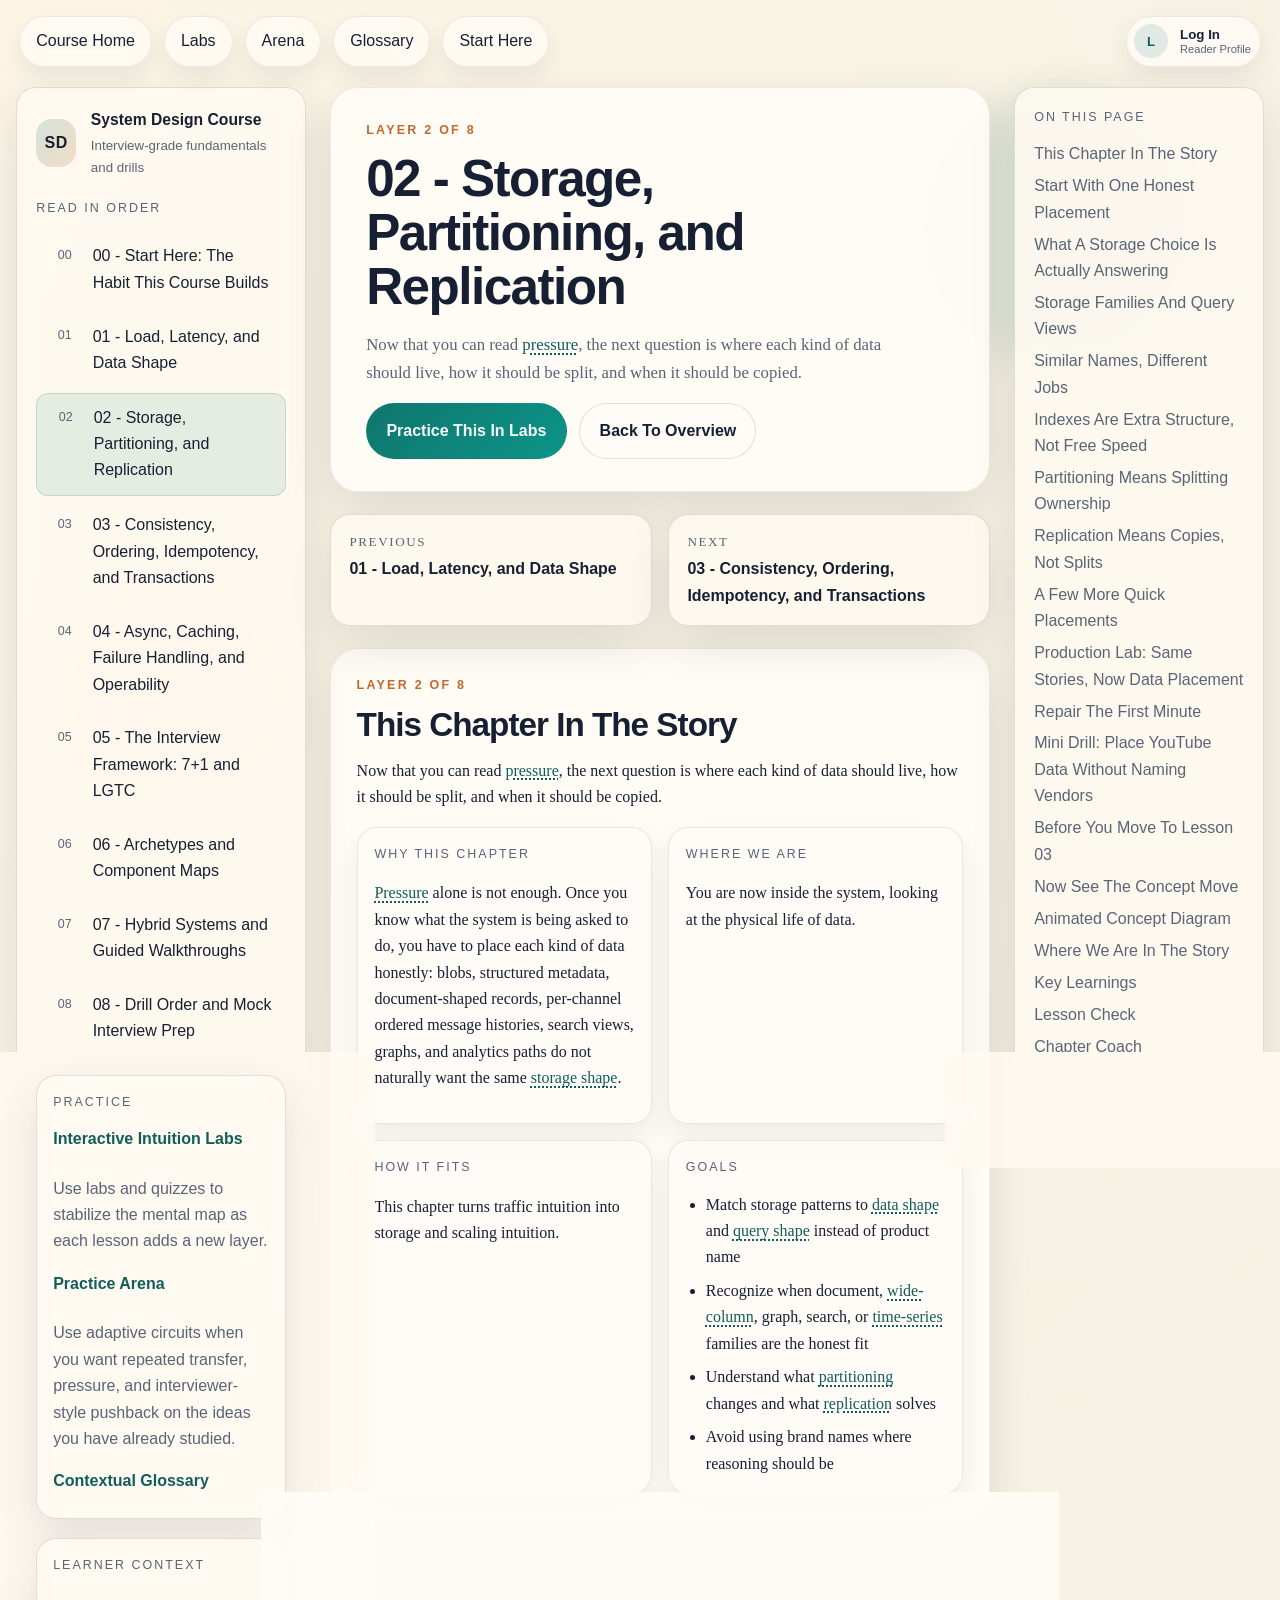
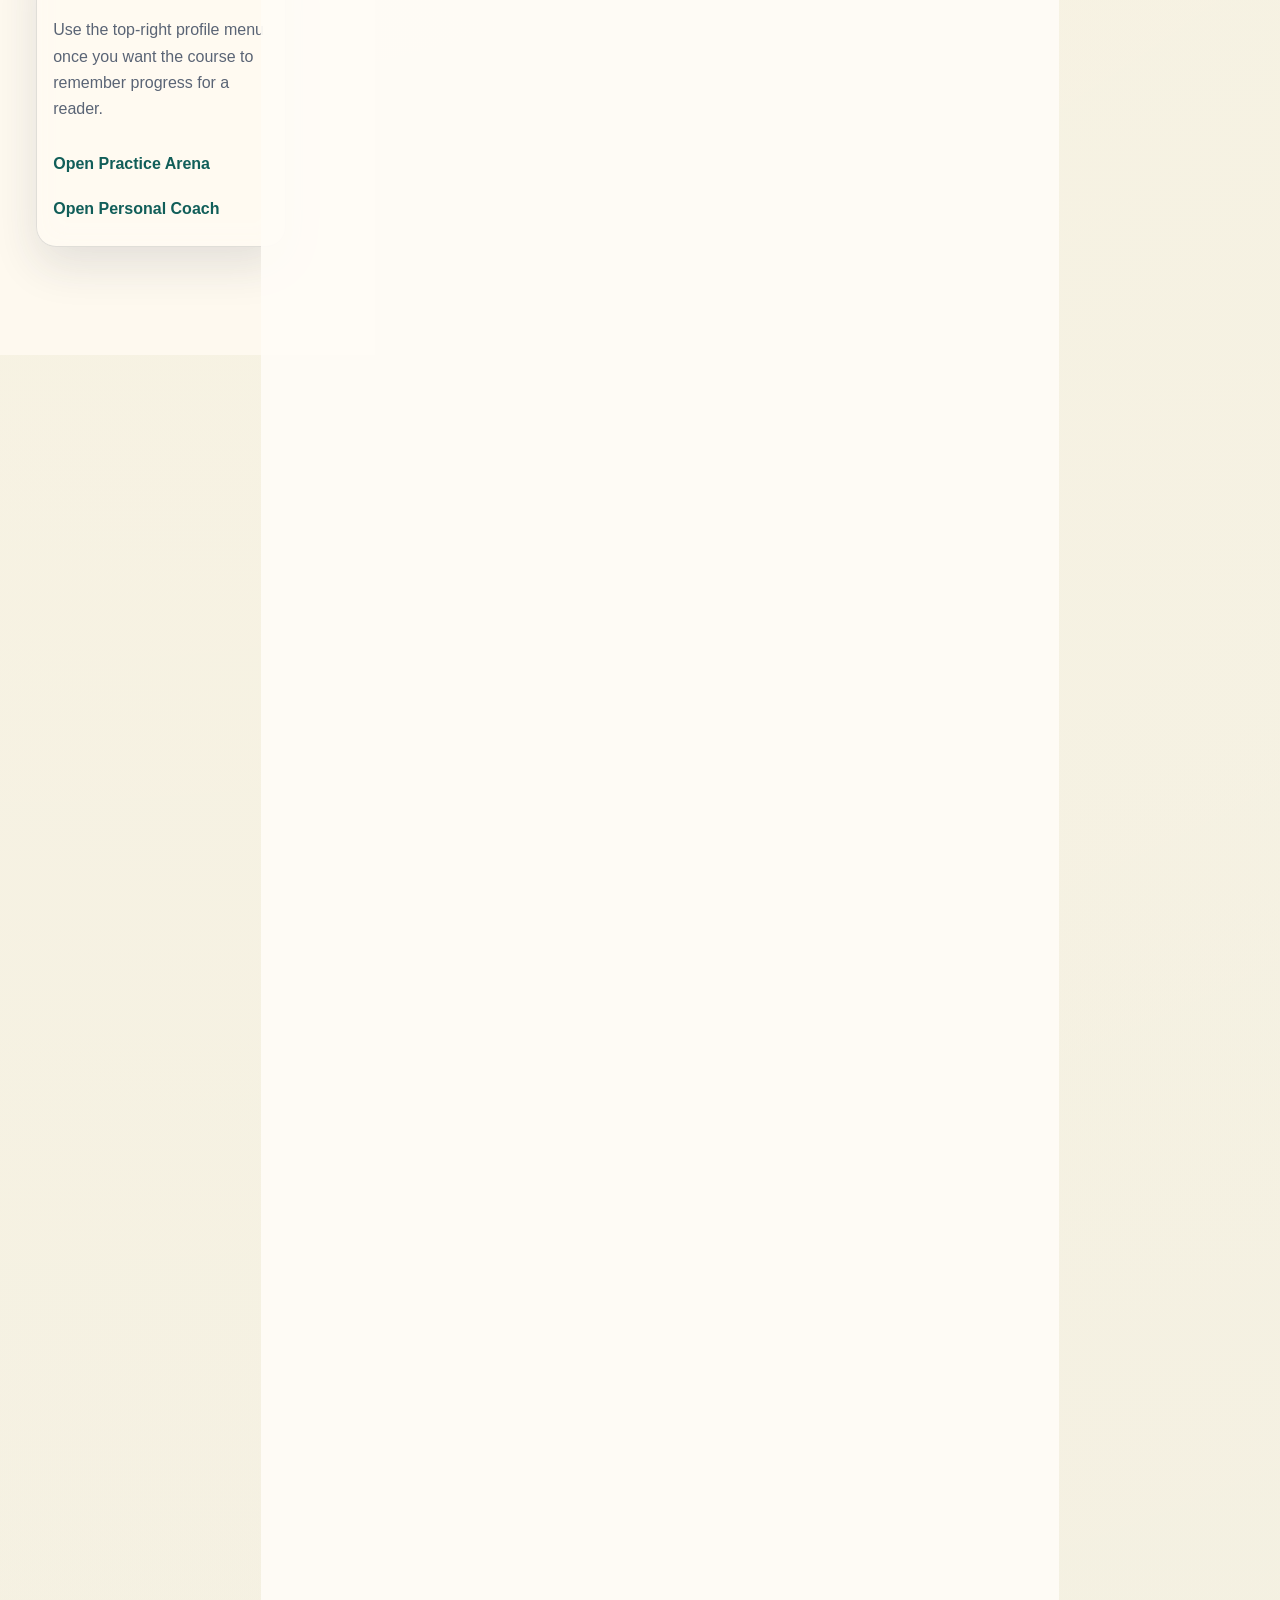
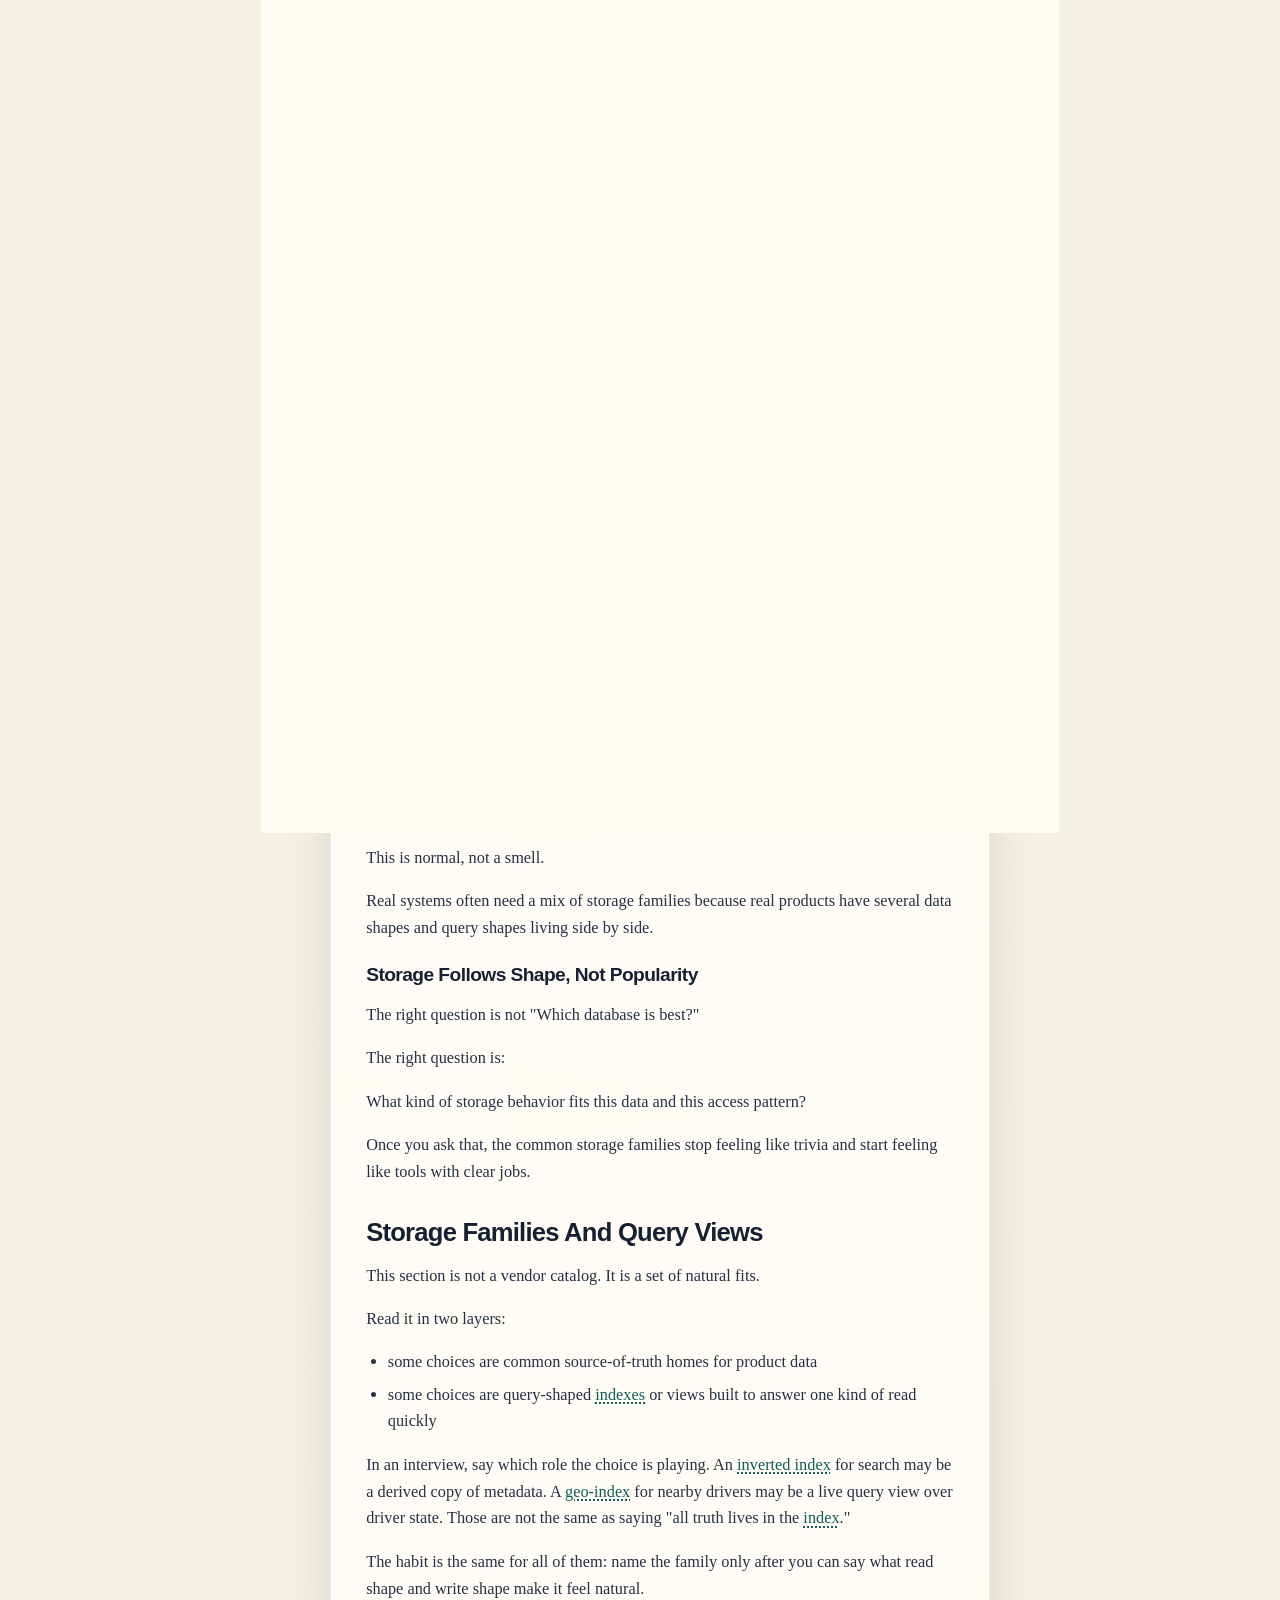
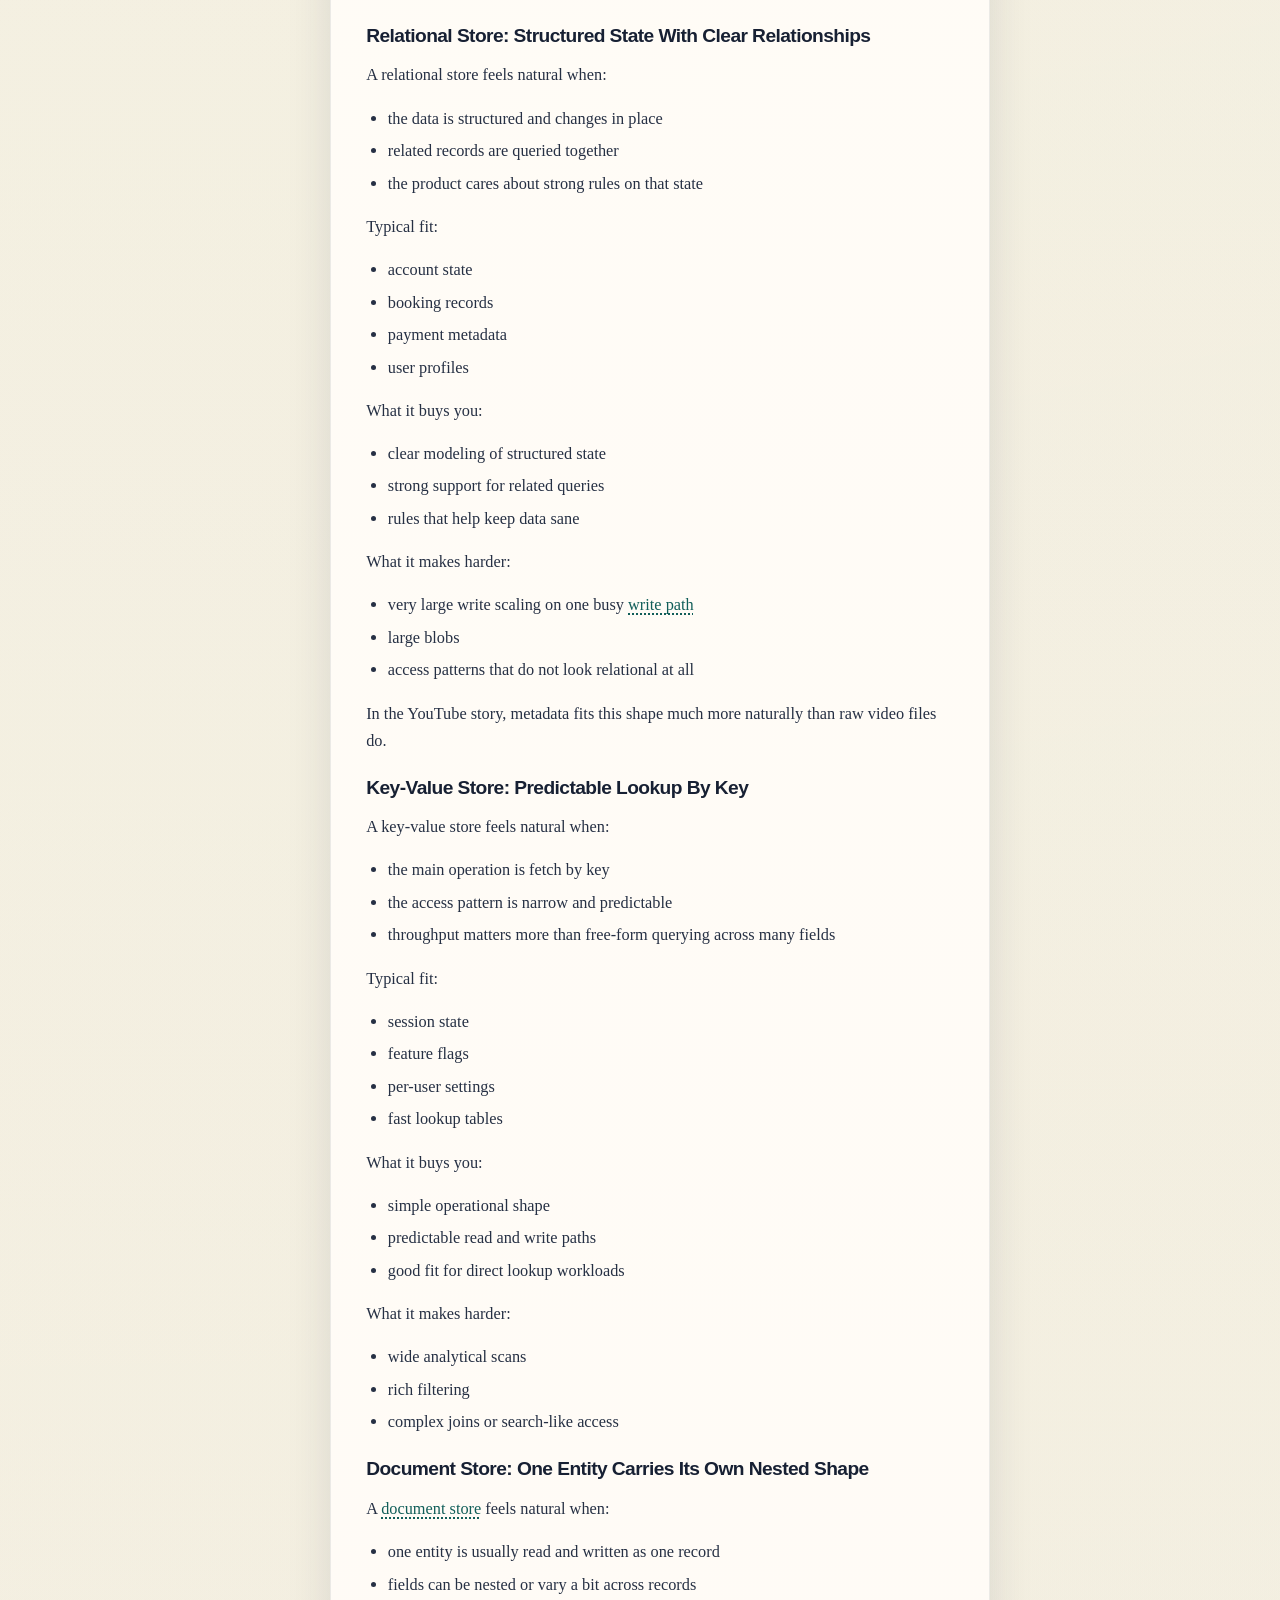
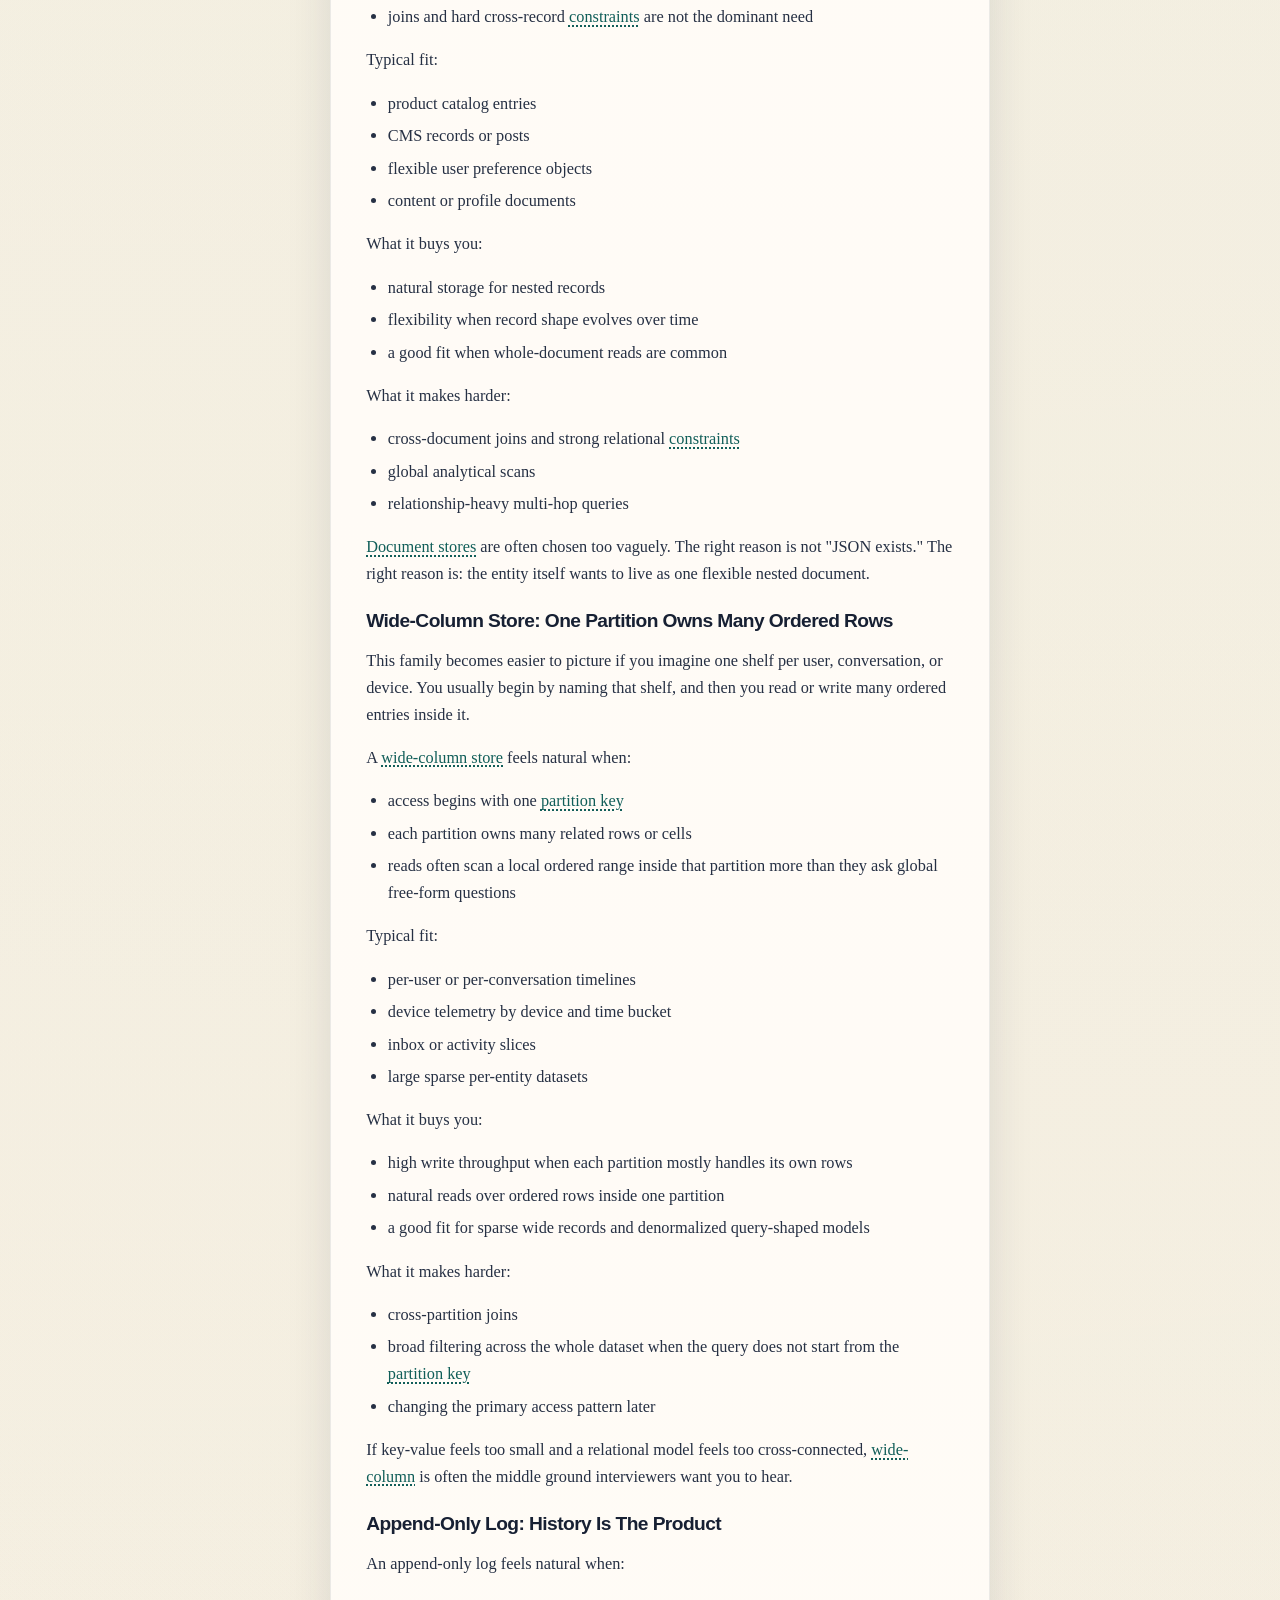
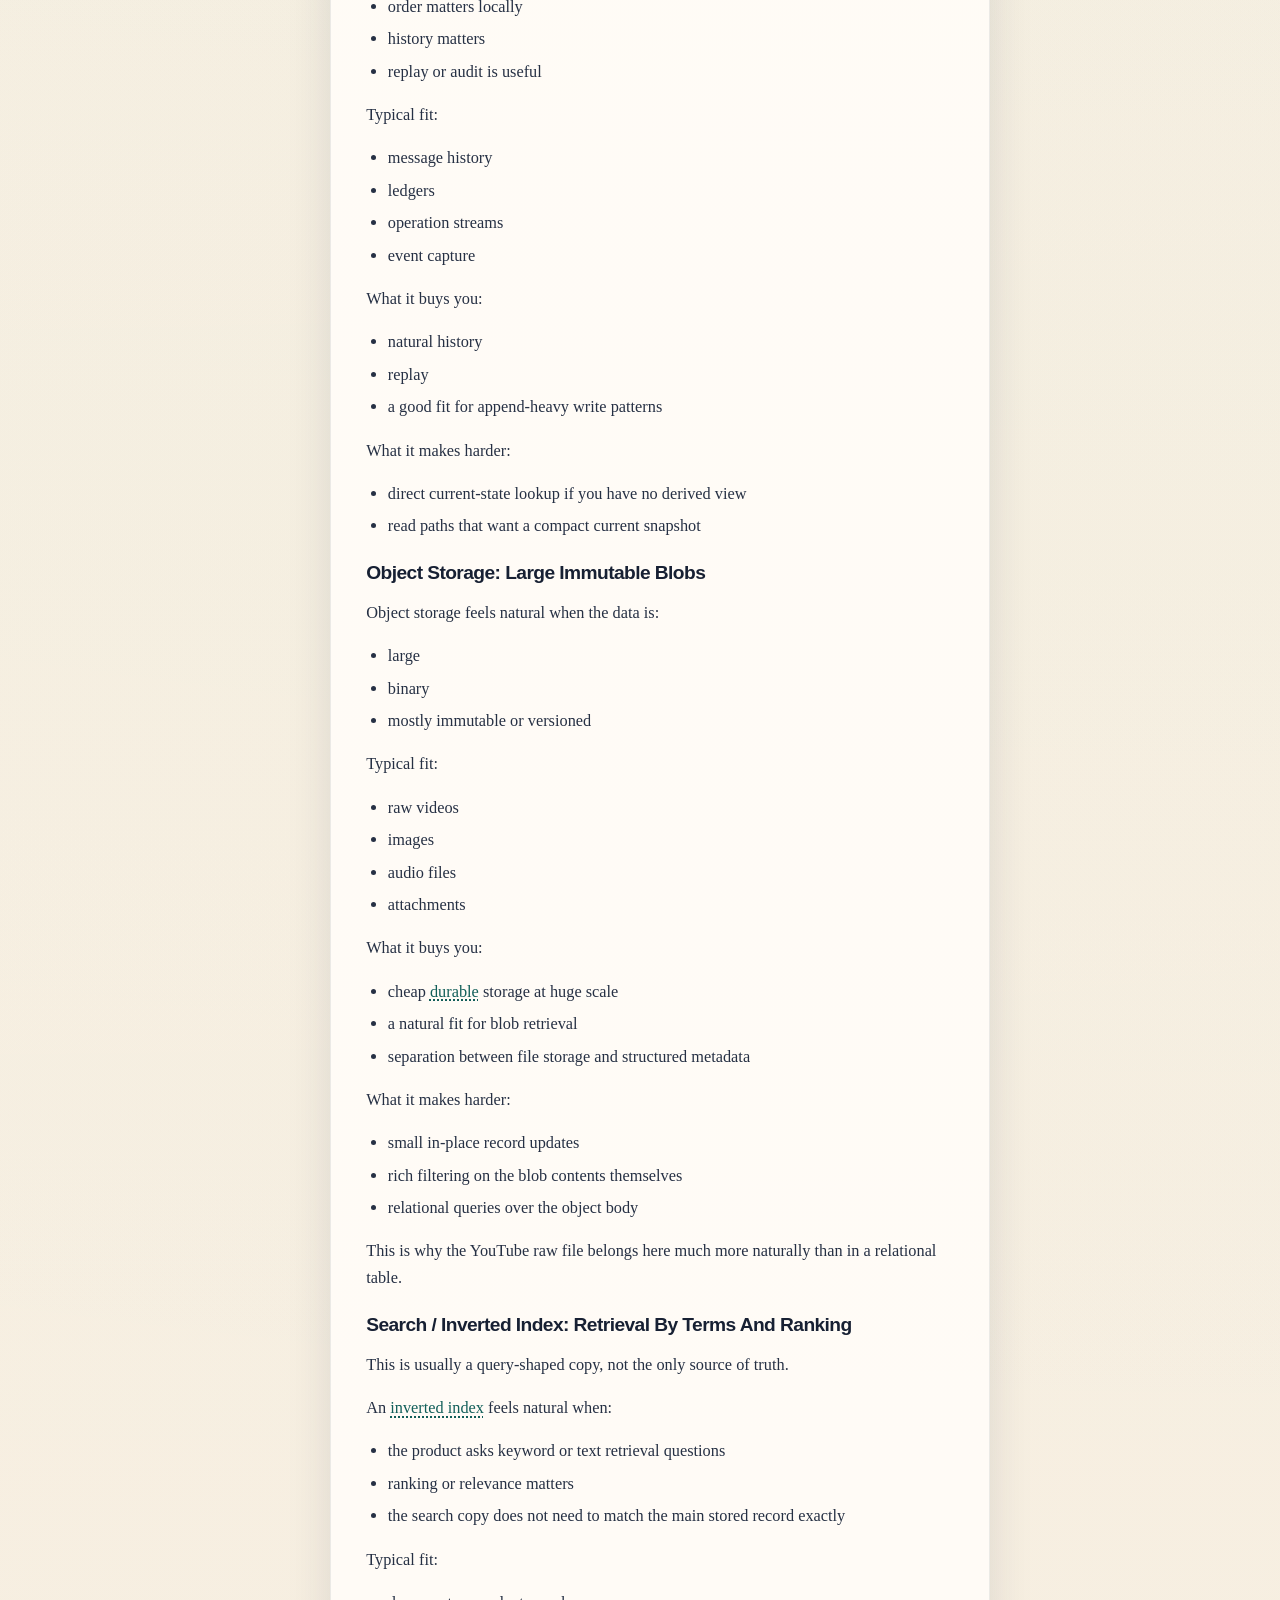
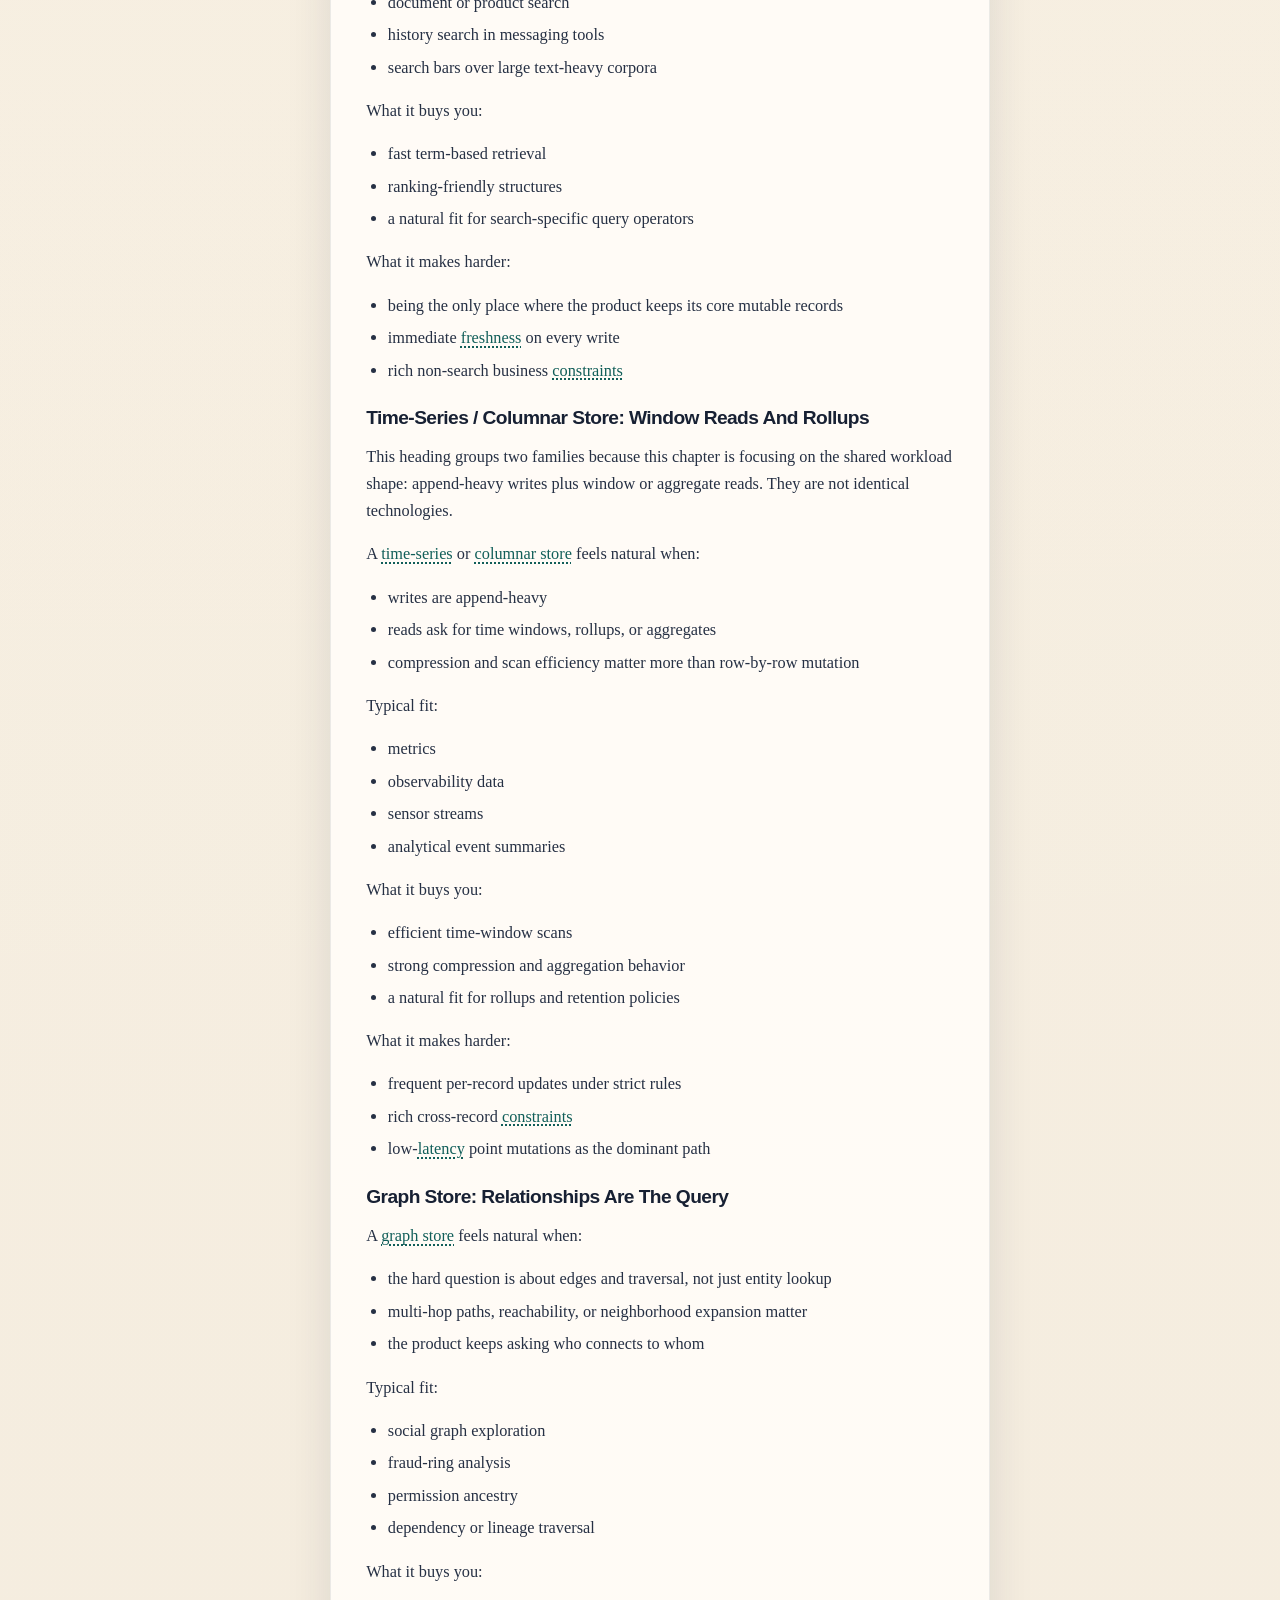
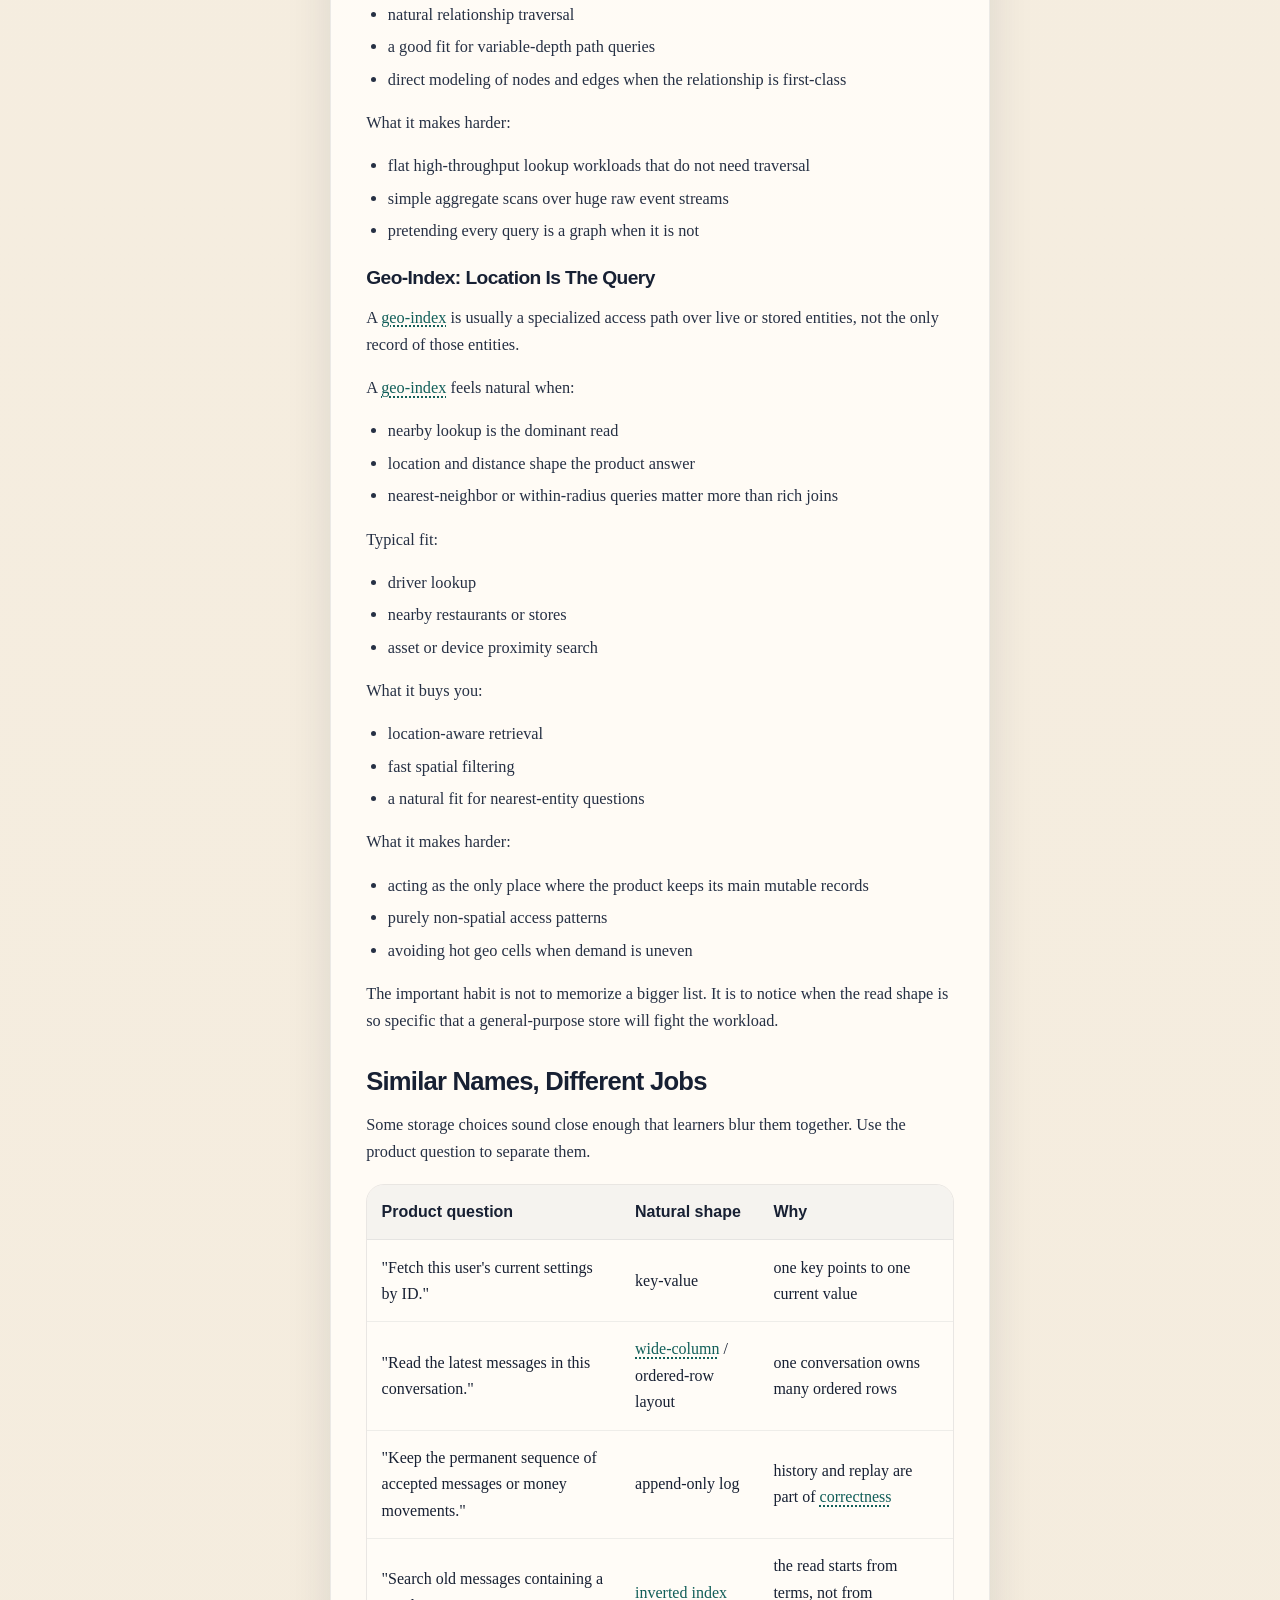
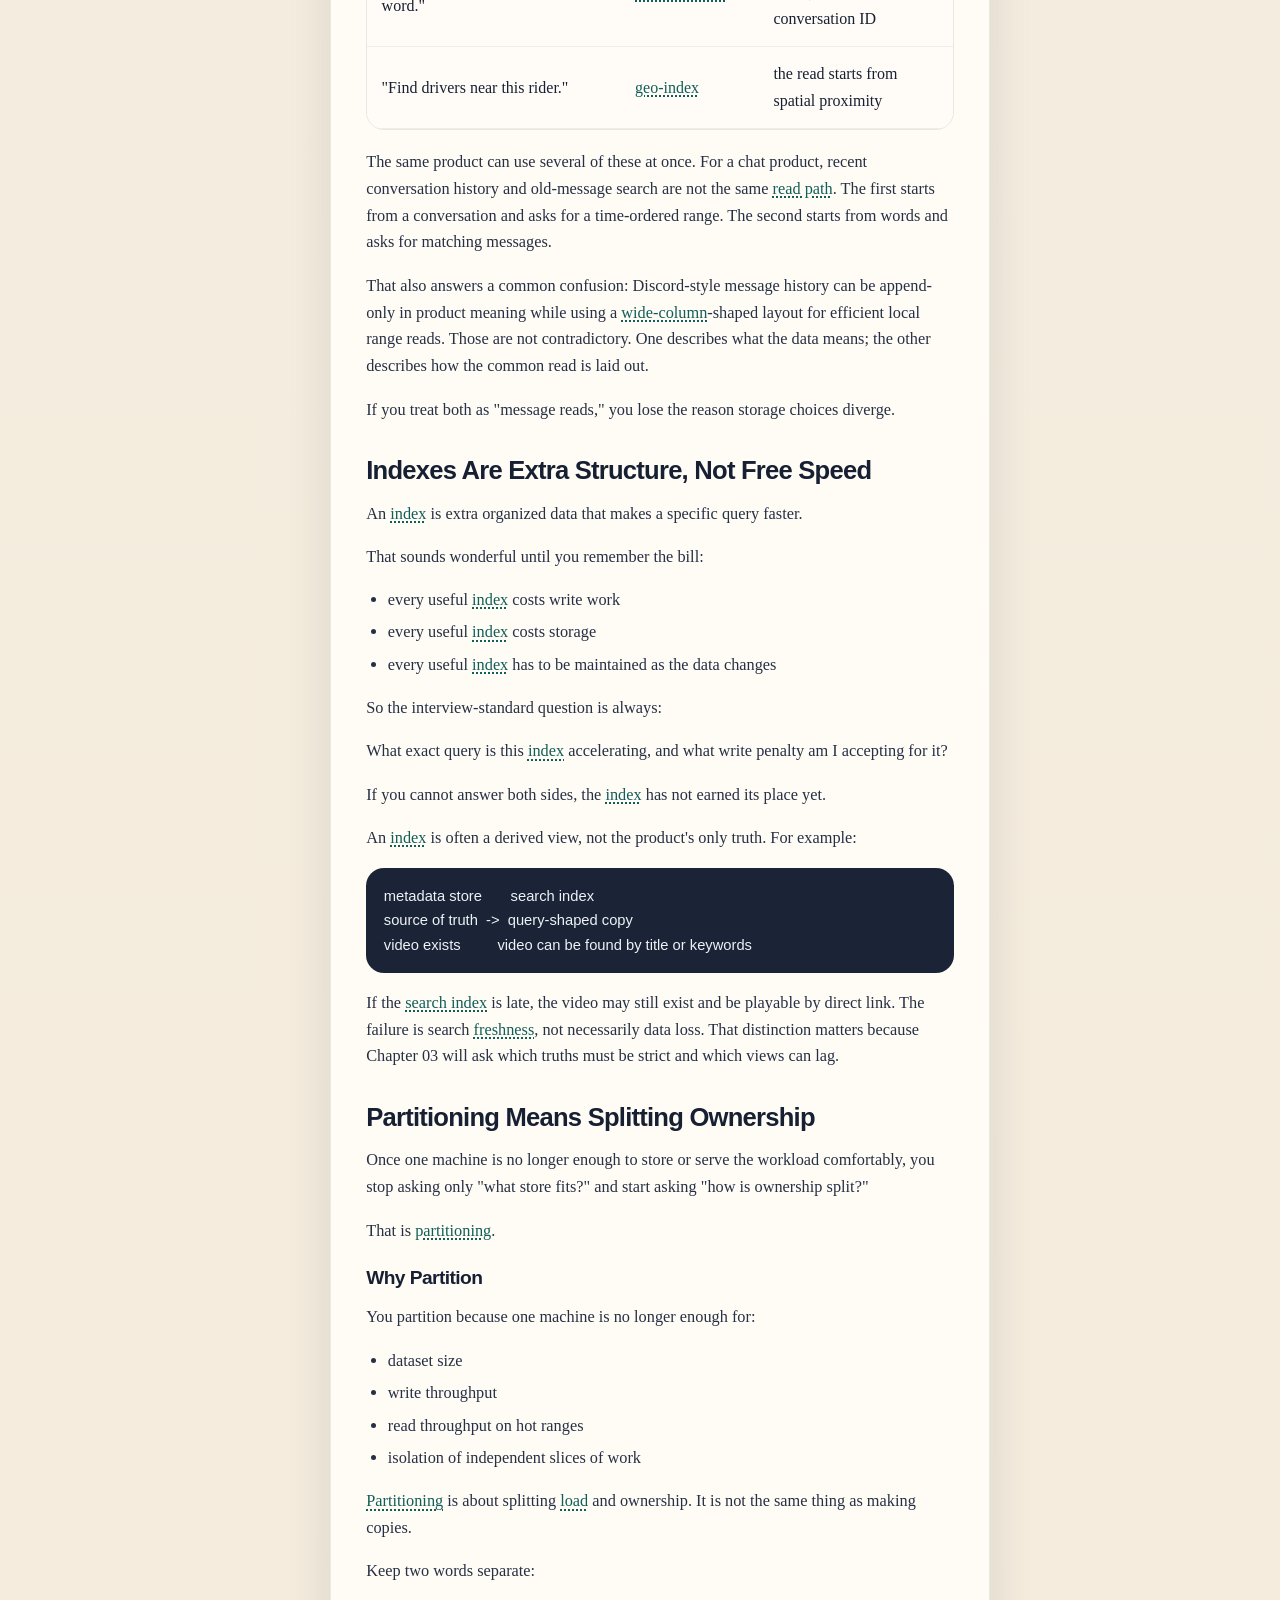
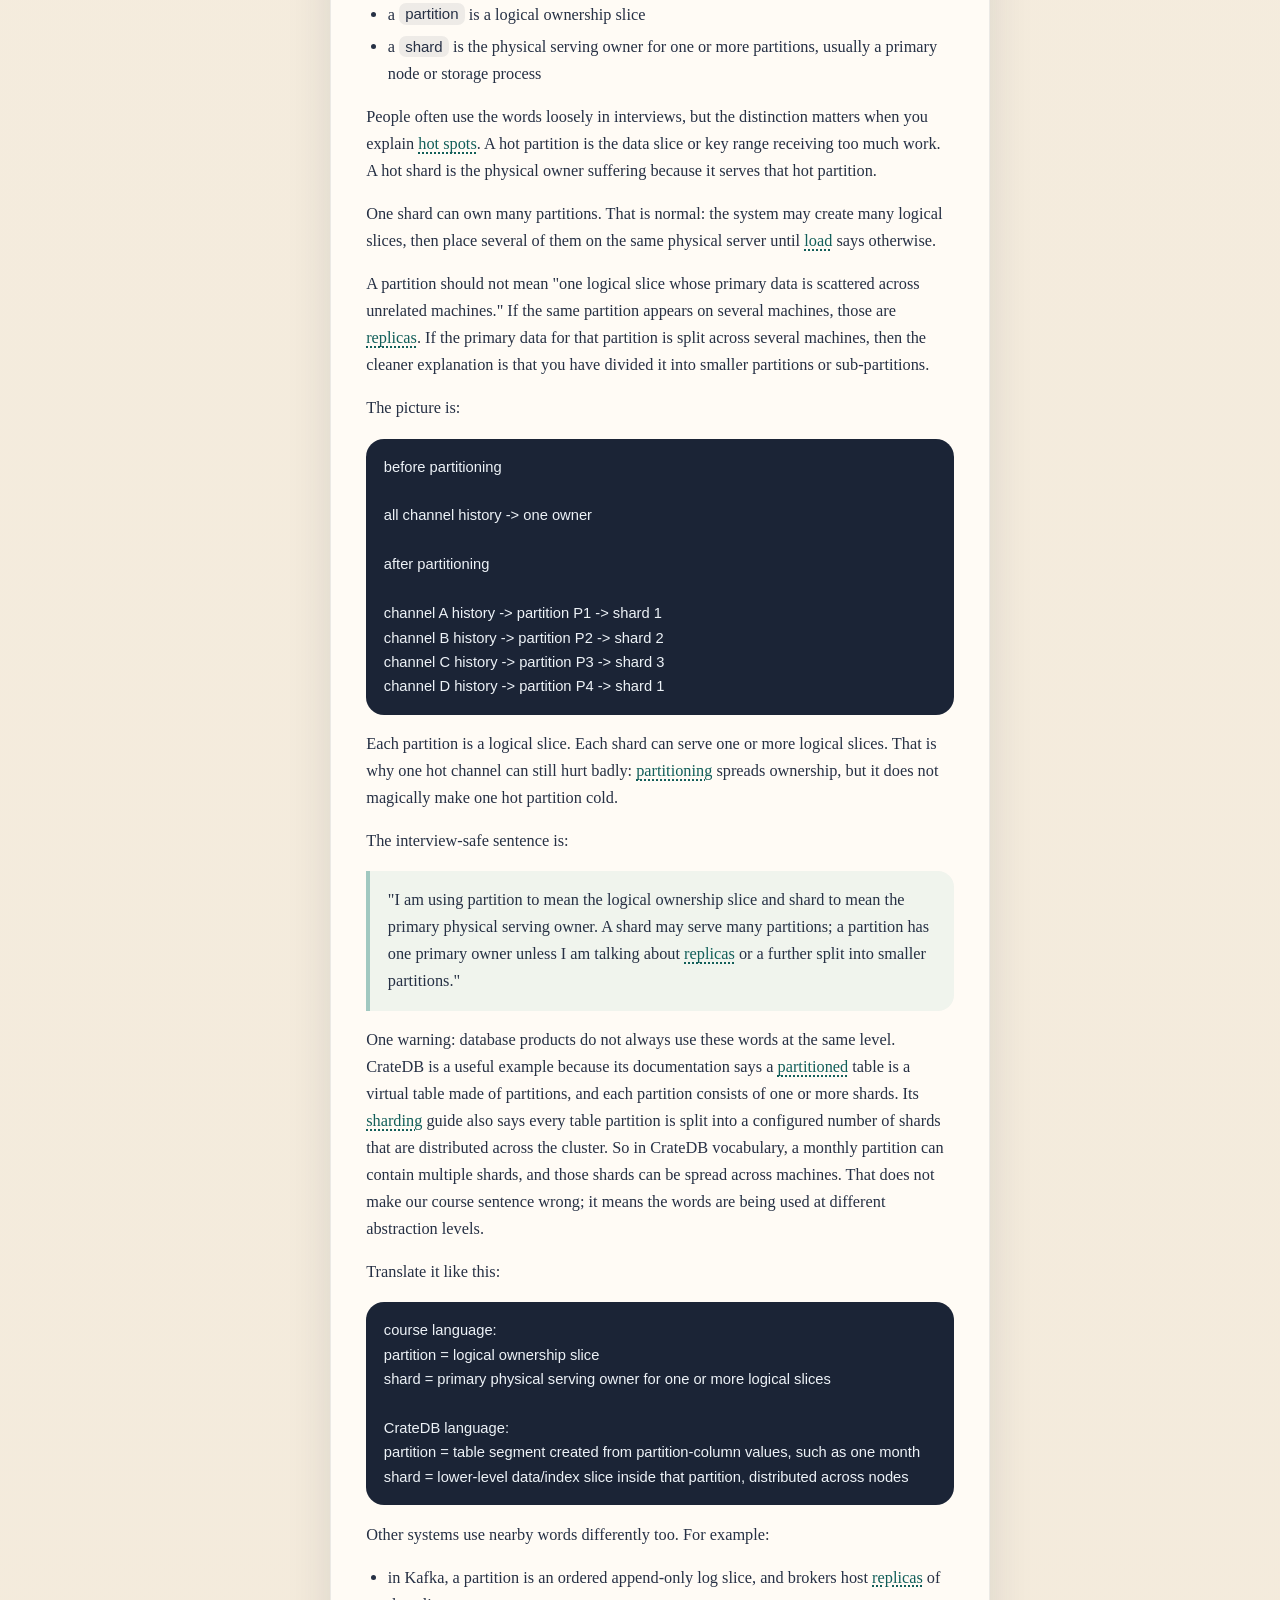
<file: site/02-storage-partitioning-and-replication.html>
<!DOCTYPE html>
<html lang="en">
  <head>
    <meta charset="UTF-8" />
    <meta name="viewport" content="width=device-width, initial-scale=1.0" />
    <title>02 - Storage, Partitioning, and Replication | System Design Course</title>
    <meta
      name="description"
      content="A structured system design course with hyperlinks, lesson navigation, and interactive labs."
    />
    <link rel="icon" href="assets/favicon.svg" type="image/svg+xml" />
    <link rel="stylesheet" href="assets/style.css" />
    <link rel="stylesheet" href="assets/concept-diagrams.css" />
  </head>
  <body class="lesson-body">
    <div class="ambient ambient-one"></div>
    <div class="ambient ambient-two"></div>

    <header class="topbar">
      <nav class="topbar-nav" aria-label="Primary">
        <a class="topbar-link" href="index.html">Course Home</a>
        <a class="topbar-link" href="labs.html">Labs</a>
        <a class="topbar-link" href="arena.html">Arena</a>
        <a class="topbar-link" href="glossary.html">Glossary</a>
        <a class="topbar-link" href="00-study-method.html">Start Here</a>
      </nav>
      <div class="topbar-utility" data-topbar-personalization></div>
    </header>

    <div class="page-shell">

    <aside class="sidebar">
      <a class="brand" href="index.html">
        <span class="brand-mark">SD</span>
        <span class="brand-copy">
          <strong>System Design Course</strong>
          <small>Interview-grade fundamentals and drills</small>
        </span>
      </a>
      <nav class="sidebar-nav" aria-label="Course lessons">
        <p class="sidebar-label">Read In Order</p>
        <ol><li><a href="00-study-method.html"><span class="lesson-index">00</span><span>00 - Start Here: The Habit This Course Builds</span></a></li><li><a href="01-load-latency-and-data-shape.html"><span class="lesson-index">01</span><span>01 - Load, Latency, and Data Shape</span></a></li><li class="is-active"><a href="02-storage-partitioning-and-replication.html"><span class="lesson-index">02</span><span>02 - Storage, Partitioning, and Replication</span></a></li><li><a href="03-consistency-ordering-idempotency-and-transactions.html"><span class="lesson-index">03</span><span>03 - Consistency, Ordering, Idempotency, and Transactions</span></a></li><li><a href="04-async-caching-failure-handling-and-operability.html"><span class="lesson-index">04</span><span>04 - Async, Caching, Failure Handling, and Operability</span></a></li><li><a href="05-the-interview-framework-7-plus-1-and-lgtc.html"><span class="lesson-index">05</span><span>05 - The Interview Framework: 7+1 and LGTC</span></a></li><li><a href="06-archetypes-and-component-maps.html"><span class="lesson-index">06</span><span>06 - Archetypes and Component Maps</span></a></li><li><a href="07-hybrid-systems-and-guided-walkthroughs.html"><span class="lesson-index">07</span><span>07 - Hybrid Systems and Guided Walkthroughs</span></a></li><li><a href="08-drill-order-and-mock-interview-prep.html"><span class="lesson-index">08</span><span>08 - Drill Order and Mock Interview Prep</span></a></li></ol>
      </nav>
      <div class="sidebar-card">
        <p class="sidebar-label">Practice</p>
        <a class="sidebar-link" href="labs.html">Interactive Intuition Labs</a>
        <p>Use labs and quizzes to stabilize the mental map as each lesson adds a new layer.</p>
        <a class="sidebar-link" href="arena.html">Practice Arena</a>
        <p>Use adaptive circuits when you want repeated transfer, pressure, and interviewer-style pushback on the ideas you have already studied.</p>
        <a class="sidebar-link" href="glossary.html">Contextual Glossary</a>
      </div>
      <div class="sidebar-card learner-sidebar-card" data-learner-sidebar>
        <p class="sidebar-label">Learner Context</p>
        <p>Use the top-right profile menu to sign in, save progress, and unlock coaching once you have started the course.</p>
        <a class="sidebar-link" href="index.html#personal-coach">Open Personal Coach</a>
      </div>
    </aside>

      <main class="main-content">

    <section class="hero hero-lesson">
      <p class="eyebrow">Layer 2 of 8</p>
      <h1>02 - Storage, Partitioning, and Replication</h1>
      <p class="hero-copy">Now that you can read <a class="term-link" href="glossary.html#pressure" title="The force that makes a system difficult to design.">pressure</a>, the next question is where each kind of data should live, how it should be split, and when it should be copied.</p>
      <div class="hero-actions">
        <a class="button button-primary" href="labs.html">Practice This In Labs</a>
        <a class="button button-secondary" href="index.html">Back To Overview</a>
      </div>
    </section>

    <nav class="lesson-pager" aria-label="Lesson navigation">
      <a class="pager-card" href="01-load-latency-and-data-shape.html"><span>Previous</span><strong>01 - Load, Latency, and Data Shape</strong></a>
      <a class="pager-card" href="03-consistency-ordering-idempotency-and-transactions.html"><span>Next</span><strong>03 - Consistency, Ordering, Idempotency, and Transactions</strong></a>
    </nav>


    <section class="chapter-frame" id="chapter-frame">
      <div class="section-heading">
        <p class="eyebrow">Layer 2 of 8</p>
        <h2>This Chapter In The Story</h2>
        <p>Now that you can read <a class="term-link" href="glossary.html#pressure" title="The force that makes a system difficult to design.">pressure</a>, the next question is where each kind of data should live, how it should be split, and when it should be copied.</p>
      </div>
      <div class="chapter-frame-grid">
        <article class="frame-card">
          <p class="panel-label">Why This Chapter</p>
          <p><a class="term-link" href="glossary.html#pressure" title="The force that makes a system difficult to design.">Pressure</a> alone is not enough. Once you know what the system is being asked to do, you have to place each kind of data honestly: blobs, structured metadata, document-shaped records, per-channel ordered message histories, search views, graphs, and analytics paths do not naturally want the same <a class="term-link" href="glossary.html#storage-shape" title="The kind of storage model that best matches the data shape, query shape, and guarantees.">storage shape</a>.</p>
        </article>
        <article class="frame-card">
          <p class="panel-label">Where We Are</p>
          <p>You are now inside the system, looking at the physical life of data.</p>
        </article>
        <article class="frame-card">
          <p class="panel-label">How It Fits</p>
          <p>This chapter turns traffic intuition into storage and scaling intuition.</p>
        </article>
        <article class="frame-card">
          <p class="panel-label">Goals</p>
          <ul class="framed-list"><li>Match storage patterns to <a class="term-link" href="glossary.html#data-shape" title="The structure and lifecycle of the data itself.">data shape</a> and <a class="term-link" href="glossary.html#query-shape" title="How the system needs to read, write, filter, rank, or aggregate data.">query shape</a> instead of product name</li><li>Recognize when document, <a class="term-link" href="glossary.html#wide-column-store" title="A store organized around a partition key with many ordered rows or cells inside that partition.">wide-column</a>, graph, search, or <a class="term-link" href="glossary.html#time-series-store" title="A store optimized for append-heavy time-window reads, scans, and aggregates.">time-series</a> families are the honest fit</li><li>Understand what <a class="term-link" href="glossary.html#partitioning" title="Splitting data or work across logical ownership slices so the system can scale.">partitioning</a> changes and what <a class="term-link" href="glossary.html#replication" title="Keeping multiple copies of data or service state.">replication</a> solves</li><li>Avoid using brand names where reasoning should be</li></ul>
        </article>
      </div>
    </section>

    <article class="prose">
      <h1 id="02-storage-partitioning-and-replication">02 - Storage, Partitioning, and Replication</h1>
<p>Now that you can read <a class="term-link" href="glossary.html#pressure" title="The force that makes a system difficult to design.">pressure</a>, the next question is where each kind of data should live, how it should be split, and when it should be copied.</p>
<p>The mistake this chapter is trying to prevent is also simple: people notice scale, then answer with a database brand. They say &quot;use PostgreSQL,&quot; &quot;use Cassandra,&quot; or &quot;use S3&quot; before they have said what kind of data they are storing, how it changes, or how the product needs to read it.</p>
<p>This chapter trains the next move: pick storage as a response to <a class="term-link" href="glossary.html#data-shape" title="The structure and lifecycle of the data itself.">data shape</a>, <a class="term-link" href="glossary.html#query-shape" title="How the system needs to read, write, filter, rank, or aggregate data.">query shape</a>, and growth <a class="term-link" href="glossary.html#pressure" title="The force that makes a system difficult to design.">pressure</a>.</p>
<h2 id="start-with-one-honest-placement">Start With One Honest Placement</h2>
<p>Imagine a creator uploads a video to YouTube.</p>
<p>A shallow storage answer sounds like this:</p>
<blockquote>&quot;Store the video in the database.&quot;</blockquote>
<p>An honest storage reading is already more precise:</p>
<ol><li>The raw video file is a giant blob. It is large, mostly immutable, and awkward to keep inside the kind of store that is best at small structured records and strict updates.</li><li>The video metadata is small structured state: title, owner, processing status, visibility, and timestamps.</li><li>Search and discovery need a different read shape from direct metadata lookup.</li><li>View analytics and watch-time reporting behave differently again: append-heavy and aggregation-heavy.</li></ol>
<p>That one product already contains several different kinds of data. If you say only &quot;the video,&quot; you have already blurred several different storage problems together.</p>
<p>You do not choose one store because the product has one name. You choose storage based on what each kind of data is and what each kind of read needs from it. That is the new layer this chapter adds on top of <a class="term-link" href="glossary.html#pressure" title="The force that makes a system difficult to design.">pressure</a> reading: once you can see the <a class="term-link" href="glossary.html#pressure" title="The force that makes a system difficult to design.">pressure</a>, you stop pretending all data in the product has the same job.</p>
<h2 id="what-a-storage-choice-is-actually-answering">What A Storage Choice Is Actually Answering</h2>
<p>In plain language, a storage choice is answering three questions:</p>
<ul><li>what kind of thing is this data?</li><li>how does it change over time?</li><li>how does the product need to read it?</li></ul>
<p>If you cannot answer those, the storage choice is probably branding rather than reasoning.</p>
<h3 id="the-bridge-from-chapter-01-users-hit-owners-not-averages">The Bridge From Chapter 01: Users Hit Owners, Not Averages</h3>
<p>Chapter 01 said a system can feel broken even when average traffic looks calm. This chapter explains one common reason: the user is often hitting one owner of the data, not the whole fleet.</p>
<p>For now, owner simply means: the logical slice of data that one part of the system is responsible for. Later that logical slice may live on a shard, node, or region, but the first idea is ownership. The formal <a class="term-link" href="glossary.html#partitioning" title="Splitting data or work across logical ownership slices so the system can scale.">partitioning</a> section comes later; this bridge only needs the intuition.</p>
<p>Imagine a Slack-like system where each channel&#39;s recent messages are owned by one storage slice:</p>
<pre class="code-block"><code class="language-text">channel ownership

#incident      -&gt; partition A   very hot
#random        -&gt; partition B   calm
#pets          -&gt; partition C   calm
#announcements -&gt; partition D   calm</code></pre>
<p>If <code>#incident</code> is melting partition A, users reading that channel wait behind partition A&#39;s <a class="term-link" href="glossary.html#queue" title="A buffer that decouples producers from consumers over time.">queue</a>. The average across partitions can still look acceptable because B, C, and D are mostly idle.</p>
<p>That is why storage placement is not just about where bytes sit. It decides which ownership slice has to absorb the <a class="term-link" href="glossary.html#pressure" title="The force that makes a system difficult to design.">pressure</a> from a particular product path, and which machine, shard, or region may become hot because it owns that slice.</p>
<p>The interview sentence is:</p>
<blockquote>&quot;The fleet average is misleading here because the hot product object maps to one ownership slice; users on that slice feel <a class="term-link" href="glossary.html#tail-latency" title="The slowest slice of requests, where real production pain often lives.">tail latency</a> before the whole storage tier looks saturated.&quot;</blockquote>
<h3 id="one-product-can-need-more-than-one-storage-family">One Product Can Need More Than One Storage Family</h3>
<p>The YouTube example makes this easy to see:</p>
<ul><li>raw media wants cheap <a class="term-link" href="glossary.html#durability" title="Whether acknowledged data survives crashes and failures.">durable</a> blob storage</li><li>metadata wants structured lookup and update</li><li>search wants <a class="term-link" href="glossary.html#index" title="A structure that makes specific lookups or scans faster.">indexing</a> by text and ranking signals</li><li>analytics wants efficient range scans and aggregation</li></ul>
<p>This is normal, not a smell.</p>
<p>Real systems often need a mix of storage families because real products have several data shapes and query shapes living side by side.</p>
<h3 id="storage-follows-shape-not-popularity">Storage Follows Shape, Not Popularity</h3>
<p>The right question is not &quot;Which database is best?&quot;</p>
<p>The right question is:</p>
<p>What kind of storage behavior fits this data and this access pattern?</p>
<p>Once you ask that, the common storage families stop feeling like trivia and start feeling like tools with clear jobs.</p>
<h2 id="storage-families-and-query-views">Storage Families And Query Views</h2>
<p>This section is not a vendor catalog. It is a set of natural fits.</p>
<p>Read it in two layers:</p>
<ul><li>some choices are common source-of-truth homes for product data</li><li>some choices are query-shaped <a class="term-link" href="glossary.html#index" title="A structure that makes specific lookups or scans faster.">indexes</a> or views built to answer one kind of read quickly</li></ul>
<p>In an interview, say which role the choice is playing. An <a class="term-link" href="glossary.html#inverted-index" title="A search structure that maps terms to the documents or records that contain them.">inverted index</a> for search may be a derived copy of metadata. A <a class="term-link" href="glossary.html#geo-index" title="A structure optimized for nearby, within-radius, and other spatial queries.">geo-index</a> for nearby drivers may be a live query view over driver state. Those are not the same as saying &quot;all truth lives in the <a class="term-link" href="glossary.html#index" title="A structure that makes specific lookups or scans faster.">index</a>.&quot;</p>
<p>The habit is the same for all of them: name the family only after you can say what read shape and write shape make it feel natural.</p>
<h3 id="relational-store-structured-state-with-clear-relationships">Relational Store: Structured State With Clear Relationships</h3>
<p>A relational store feels natural when:</p>
<ul><li>the data is structured and changes in place</li><li>related records are queried together</li><li>the product cares about strong rules on that state</li></ul>
<p>Typical fit:</p>
<ul><li>account state</li><li>booking records</li><li>payment metadata</li><li>user profiles</li></ul>
<p>What it buys you:</p>
<ul><li>clear modeling of structured state</li><li>strong support for related queries</li><li>rules that help keep data sane</li></ul>
<p>What it makes harder:</p>
<ul><li>very large write scaling on one busy <a class="term-link" href="glossary.html#write-path" title="The path that creates or mutates source-of-truth state.">write path</a></li><li>large blobs</li><li>access patterns that do not look relational at all</li></ul>
<p>In the YouTube story, metadata fits this shape much more naturally than raw video files do.</p>
<h3 id="key-value-store-predictable-lookup-by-key">Key-Value Store: Predictable Lookup By Key</h3>
<p>A key-value store feels natural when:</p>
<ul><li>the main operation is fetch by key</li><li>the access pattern is narrow and predictable</li><li>throughput matters more than free-form querying across many fields</li></ul>
<p>Typical fit:</p>
<ul><li>session state</li><li>feature flags</li><li>per-user settings</li><li>fast lookup tables</li></ul>
<p>What it buys you:</p>
<ul><li>simple operational shape</li><li>predictable read and write paths</li><li>good fit for direct lookup workloads</li></ul>
<p>What it makes harder:</p>
<ul><li>wide analytical scans</li><li>rich filtering</li><li>complex joins or search-like access</li></ul>
<h3 id="document-store-one-entity-carries-its-own-nested-shape">Document Store: One Entity Carries Its Own Nested Shape</h3>
<p>A <a class="term-link" href="glossary.html#document-store" title="A store where one entity is usually read and written as one nested document.">document store</a> feels natural when:</p>
<ul><li>one entity is usually read and written as one record</li><li>fields can be nested or vary a bit across records</li><li>joins and hard cross-record <a class="term-link" href="glossary.html#constraints" title="The non-negotiable real-world limits that shape the design.">constraints</a> are not the dominant need</li></ul>
<p>Typical fit:</p>
<ul><li>product catalog entries</li><li>CMS records or posts</li><li>flexible user preference objects</li><li>content or profile documents</li></ul>
<p>What it buys you:</p>
<ul><li>natural storage for nested records</li><li>flexibility when record shape evolves over time</li><li>a good fit when whole-document reads are common</li></ul>
<p>What it makes harder:</p>
<ul><li>cross-document joins and strong relational <a class="term-link" href="glossary.html#constraints" title="The non-negotiable real-world limits that shape the design.">constraints</a></li><li>global analytical scans</li><li>relationship-heavy multi-hop queries</li></ul>
<p><a class="term-link" href="glossary.html#document-store" title="A store where one entity is usually read and written as one nested document.">Document stores</a> are often chosen too vaguely. The right reason is not &quot;JSON exists.&quot; The right reason is: the entity itself wants to live as one flexible nested document.</p>
<h3 id="wide-column-store-one-partition-owns-many-ordered-rows">Wide-Column Store: One Partition Owns Many Ordered Rows</h3>
<p>This family becomes easier to picture if you imagine one shelf per user, conversation, or device. You usually begin by naming that shelf, and then you read or write many ordered entries inside it.</p>
<p>A <a class="term-link" href="glossary.html#wide-column-store" title="A store organized around a partition key with many ordered rows or cells inside that partition.">wide-column store</a> feels natural when:</p>
<ul><li>access begins with one <a class="term-link" href="glossary.html#partition-key" title="The value used to decide which logical partition owns a piece of data or work.">partition key</a></li><li>each partition owns many related rows or cells</li><li>reads often scan a local ordered range inside that partition more than they ask global free-form questions</li></ul>
<p>Typical fit:</p>
<ul><li>per-user or per-conversation timelines</li><li>device telemetry by device and time bucket</li><li>inbox or activity slices</li><li>large sparse per-entity datasets</li></ul>
<p>What it buys you:</p>
<ul><li>high write throughput when each partition mostly handles its own rows</li><li>natural reads over ordered rows inside one partition</li><li>a good fit for sparse wide records and denormalized query-shaped models</li></ul>
<p>What it makes harder:</p>
<ul><li>cross-partition joins</li><li>broad filtering across the whole dataset when the query does not start from the <a class="term-link" href="glossary.html#partition-key" title="The value used to decide which logical partition owns a piece of data or work.">partition key</a></li><li>changing the primary access pattern later</li></ul>
<p>If key-value feels too small and a relational model feels too cross-connected, <a class="term-link" href="glossary.html#wide-column-store" title="A store organized around a partition key with many ordered rows or cells inside that partition.">wide-column</a> is often the middle ground interviewers want you to hear.</p>
<h3 id="append-only-log-history-is-the-product">Append-Only Log: History Is The Product</h3>
<p>An append-only log feels natural when:</p>
<ul><li>order matters locally</li><li>history matters</li><li>replay or audit is useful</li></ul>
<p>Typical fit:</p>
<ul><li>message history</li><li>ledgers</li><li>operation streams</li><li>event capture</li></ul>
<p>What it buys you:</p>
<ul><li>natural history</li><li>replay</li><li>a good fit for append-heavy write patterns</li></ul>
<p>What it makes harder:</p>
<ul><li>direct current-state lookup if you have no derived view</li><li>read paths that want a compact current snapshot</li></ul>
<h3 id="object-storage-large-immutable-blobs">Object Storage: Large Immutable Blobs</h3>
<p>Object storage feels natural when the data is:</p>
<ul><li>large</li><li>binary</li><li>mostly immutable or versioned</li></ul>
<p>Typical fit:</p>
<ul><li>raw videos</li><li>images</li><li>audio files</li><li>attachments</li></ul>
<p>What it buys you:</p>
<ul><li>cheap <a class="term-link" href="glossary.html#durability" title="Whether acknowledged data survives crashes and failures.">durable</a> storage at huge scale</li><li>a natural fit for blob retrieval</li><li>separation between file storage and structured metadata</li></ul>
<p>What it makes harder:</p>
<ul><li>small in-place record updates</li><li>rich filtering on the blob contents themselves</li><li>relational queries over the object body</li></ul>
<p>This is why the YouTube raw file belongs here much more naturally than in a relational table.</p>
<h3 id="search-inverted-index-retrieval-by-terms-and-ranking">Search / Inverted Index: Retrieval By Terms And Ranking</h3>
<p>This is usually a query-shaped copy, not the only source of truth.</p>
<p>An <a class="term-link" href="glossary.html#inverted-index" title="A search structure that maps terms to the documents or records that contain them.">inverted index</a> feels natural when:</p>
<ul><li>the product asks keyword or text retrieval questions</li><li>ranking or relevance matters</li><li>the search copy does not need to match the main stored record exactly</li></ul>
<p>Typical fit:</p>
<ul><li>document or product search</li><li>history search in messaging tools</li><li>search bars over large text-heavy corpora</li></ul>
<p>What it buys you:</p>
<ul><li>fast term-based retrieval</li><li>ranking-friendly structures</li><li>a natural fit for search-specific query operators</li></ul>
<p>What it makes harder:</p>
<ul><li>being the only place where the product keeps its core mutable records</li><li>immediate <a class="term-link" href="glossary.html#freshness" title="How up-to-date a read must be to be acceptable.">freshness</a> on every write</li><li>rich non-search business <a class="term-link" href="glossary.html#constraints" title="The non-negotiable real-world limits that shape the design.">constraints</a></li></ul>
<h3 id="time-series-columnar-store-window-reads-and-rollups">Time-Series / Columnar Store: Window Reads And Rollups</h3>
<p>This heading groups two families because this chapter is focusing on the shared workload shape: append-heavy writes plus window or aggregate reads. They are not identical technologies.</p>
<p>A <a class="term-link" href="glossary.html#time-series-store" title="A store optimized for append-heavy time-window reads, scans, and aggregates.">time-series</a> or <a class="term-link" href="glossary.html#time-series-store" title="A store optimized for append-heavy time-window reads, scans, and aggregates.">columnar store</a> feels natural when:</p>
<ul><li>writes are append-heavy</li><li>reads ask for time windows, rollups, or aggregates</li><li>compression and scan efficiency matter more than row-by-row mutation</li></ul>
<p>Typical fit:</p>
<ul><li>metrics</li><li>observability data</li><li>sensor streams</li><li>analytical event summaries</li></ul>
<p>What it buys you:</p>
<ul><li>efficient time-window scans</li><li>strong compression and aggregation behavior</li><li>a natural fit for rollups and retention policies</li></ul>
<p>What it makes harder:</p>
<ul><li>frequent per-record updates under strict rules</li><li>rich cross-record <a class="term-link" href="glossary.html#constraints" title="The non-negotiable real-world limits that shape the design.">constraints</a></li><li>low-<a class="term-link" href="glossary.html#latency" title="How long a request, read, or write takes before a result is seen.">latency</a> point mutations as the dominant path</li></ul>
<h3 id="graph-store-relationships-are-the-query">Graph Store: Relationships Are The Query</h3>
<p>A <a class="term-link" href="glossary.html#graph-store" title="A store optimized for traversing relationships between connected entities.">graph store</a> feels natural when:</p>
<ul><li>the hard question is about edges and traversal, not just entity lookup</li><li>multi-hop paths, reachability, or neighborhood expansion matter</li><li>the product keeps asking who connects to whom</li></ul>
<p>Typical fit:</p>
<ul><li>social graph exploration</li><li>fraud-ring analysis</li><li>permission ancestry</li><li>dependency or lineage traversal</li></ul>
<p>What it buys you:</p>
<ul><li>natural relationship traversal</li><li>a good fit for variable-depth path queries</li><li>direct modeling of nodes and edges when the relationship is first-class</li></ul>
<p>What it makes harder:</p>
<ul><li>flat high-throughput lookup workloads that do not need traversal</li><li>simple aggregate scans over huge raw event streams</li><li>pretending every query is a graph when it is not</li></ul>
<h3 id="geo-index-location-is-the-query">Geo-Index: Location Is The Query</h3>
<p>A <a class="term-link" href="glossary.html#geo-index" title="A structure optimized for nearby, within-radius, and other spatial queries.">geo-index</a> is usually a specialized access path over live or stored entities, not the only record of those entities.</p>
<p>A <a class="term-link" href="glossary.html#geo-index" title="A structure optimized for nearby, within-radius, and other spatial queries.">geo-index</a> feels natural when:</p>
<ul><li>nearby lookup is the dominant read</li><li>location and distance shape the product answer</li><li>nearest-neighbor or within-radius queries matter more than rich joins</li></ul>
<p>Typical fit:</p>
<ul><li>driver lookup</li><li>nearby restaurants or stores</li><li>asset or device proximity search</li></ul>
<p>What it buys you:</p>
<ul><li>location-aware retrieval</li><li>fast spatial filtering</li><li>a natural fit for nearest-entity questions</li></ul>
<p>What it makes harder:</p>
<ul><li>acting as the only place where the product keeps its main mutable records</li><li>purely non-spatial access patterns</li><li>avoiding hot geo cells when demand is uneven</li></ul>
<p>The important habit is not to memorize a bigger list. It is to notice when the read shape is so specific that a general-purpose store will fight the workload.</p>
<h2 id="similar-names-different-jobs">Similar Names, Different Jobs</h2>
<p>Some storage choices sound close enough that learners blur them together. Use the product question to separate them.</p>
<div class="table-wrap"><table><thead><tr><th>Product question</th><th>Natural shape</th><th>Why</th></tr></thead><tbody><tr><td>&quot;Fetch this user&#39;s current settings by ID.&quot;</td><td>key-value</td><td>one key points to one current value</td></tr><tr><td>&quot;Read the latest messages in this conversation.&quot;</td><td><a class="term-link" href="glossary.html#wide-column-store" title="A store organized around a partition key with many ordered rows or cells inside that partition.">wide-column</a> / ordered-row layout</td><td>one conversation owns many ordered rows</td></tr><tr><td>&quot;Keep the permanent sequence of accepted messages or money movements.&quot;</td><td>append-only log</td><td>history and replay are part of <a class="term-link" href="glossary.html#correctness" title="Whether the system does the right thing, not just whether it stays up.">correctness</a></td></tr><tr><td>&quot;Search old messages containing a word.&quot;</td><td><a class="term-link" href="glossary.html#inverted-index" title="A search structure that maps terms to the documents or records that contain them.">inverted index</a></td><td>the read starts from terms, not from conversation ID</td></tr><tr><td>&quot;Find drivers near this rider.&quot;</td><td><a class="term-link" href="glossary.html#geo-index" title="A structure optimized for nearby, within-radius, and other spatial queries.">geo-index</a></td><td>the read starts from spatial proximity</td></tr></tbody></table></div>
<p>The same product can use several of these at once. For a chat product, recent conversation history and old-message search are not the same <a class="term-link" href="glossary.html#read-path" title="The path that serves queries, views, or retrieval from existing state.">read path</a>. The first starts from a conversation and asks for a time-ordered range. The second starts from words and asks for matching messages.</p>
<p>That also answers a common confusion: Discord-style message history can be append-only in product meaning while using a <a class="term-link" href="glossary.html#wide-column-store" title="A store organized around a partition key with many ordered rows or cells inside that partition.">wide-column</a>-shaped layout for efficient local range reads. Those are not contradictory. One describes what the data means; the other describes how the common read is laid out.</p>
<p>If you treat both as &quot;message reads,&quot; you lose the reason storage choices diverge.</p>
<h2 id="indexes-are-extra-structure-not-free-speed">Indexes Are Extra Structure, Not Free Speed</h2>
<p>An <a class="term-link" href="glossary.html#index" title="A structure that makes specific lookups or scans faster.">index</a> is extra organized data that makes a specific query faster.</p>
<p>That sounds wonderful until you remember the bill:</p>
<ul><li>every useful <a class="term-link" href="glossary.html#index" title="A structure that makes specific lookups or scans faster.">index</a> costs write work</li><li>every useful <a class="term-link" href="glossary.html#index" title="A structure that makes specific lookups or scans faster.">index</a> costs storage</li><li>every useful <a class="term-link" href="glossary.html#index" title="A structure that makes specific lookups or scans faster.">index</a> has to be maintained as the data changes</li></ul>
<p>So the interview-standard question is always:</p>
<p>What exact query is this <a class="term-link" href="glossary.html#index" title="A structure that makes specific lookups or scans faster.">index</a> accelerating, and what write penalty am I accepting for it?</p>
<p>If you cannot answer both sides, the <a class="term-link" href="glossary.html#index" title="A structure that makes specific lookups or scans faster.">index</a> has not earned its place yet.</p>
<p>An <a class="term-link" href="glossary.html#index" title="A structure that makes specific lookups or scans faster.">index</a> is often a derived view, not the product&#39;s only truth. For example:</p>
<pre class="code-block"><code class="language-text">metadata store       search index
source of truth  -&gt;  query-shaped copy
video exists         video can be found by title or keywords</code></pre>
<p>If the <a class="term-link" href="glossary.html#inverted-index" title="A search structure that maps terms to the documents or records that contain them.">search index</a> is late, the video may still exist and be playable by direct link. The failure is search <a class="term-link" href="glossary.html#freshness" title="How up-to-date a read must be to be acceptable.">freshness</a>, not necessarily data loss. That distinction matters because Chapter 03 will ask which truths must be strict and which views can lag.</p>
<h2 id="partitioning-means-splitting-ownership">Partitioning Means Splitting Ownership</h2>
<p>Once one machine is no longer enough to store or serve the workload comfortably, you stop asking only &quot;what store fits?&quot; and start asking &quot;how is ownership split?&quot;</p>
<p>That is <a class="term-link" href="glossary.html#partitioning" title="Splitting data or work across logical ownership slices so the system can scale.">partitioning</a>.</p>
<h3 id="why-partition">Why Partition</h3>
<p>You partition because one machine is no longer enough for:</p>
<ul><li>dataset size</li><li>write throughput</li><li>read throughput on hot ranges</li><li>isolation of independent slices of work</li></ul>
<p><a class="term-link" href="glossary.html#partitioning" title="Splitting data or work across logical ownership slices so the system can scale.">Partitioning</a> is about splitting <a class="term-link" href="glossary.html#load" title="How much work hits the system over time.">load</a> and ownership. It is not the same thing as making copies.</p>
<p>Keep two words separate:</p>
<ul><li>a <code>partition</code> is a logical ownership slice</li><li>a <code>shard</code> is the physical serving owner for one or more partitions, usually a primary node or storage process</li></ul>
<p>People often use the words loosely in interviews, but the distinction matters when you explain <a class="term-link" href="glossary.html#skew" title="Uneven distribution of work or data across keys, times, or machines.">hot spots</a>. A hot partition is the data slice or key range receiving too much work. A hot shard is the physical owner suffering because it serves that hot partition.</p>
<p>One shard can own many partitions. That is normal: the system may create many logical slices, then place several of them on the same physical server until <a class="term-link" href="glossary.html#load" title="How much work hits the system over time.">load</a> says otherwise.</p>
<p>A partition should not mean &quot;one logical slice whose primary data is scattered across unrelated machines.&quot; If the same partition appears on several machines, those are <a class="term-link" href="glossary.html#replication" title="Keeping multiple copies of data or service state.">replicas</a>. If the primary data for that partition is split across several machines, then the cleaner explanation is that you have divided it into smaller partitions or sub-partitions.</p>
<p>The picture is:</p>
<pre class="code-block"><code class="language-text">before partitioning

all channel history -&gt; one owner

after partitioning

channel A history -&gt; partition P1 -&gt; shard 1
channel B history -&gt; partition P2 -&gt; shard 2
channel C history -&gt; partition P3 -&gt; shard 3
channel D history -&gt; partition P4 -&gt; shard 1</code></pre>
<p>Each partition is a logical slice. Each shard can serve one or more logical slices. That is why one hot channel can still hurt badly: <a class="term-link" href="glossary.html#partitioning" title="Splitting data or work across logical ownership slices so the system can scale.">partitioning</a> spreads ownership, but it does not magically make one hot partition cold.</p>
<p>The interview-safe sentence is:</p>
<blockquote>&quot;I am using partition to mean the logical ownership slice and shard to mean the primary physical serving owner. A shard may serve many partitions; a partition has one primary owner unless I am talking about <a class="term-link" href="glossary.html#replication" title="Keeping multiple copies of data or service state.">replicas</a> or a further split into smaller partitions.&quot;</blockquote>
<p>One warning: database products do not always use these words at the same level. CrateDB is a useful example because its documentation says a <a class="term-link" href="glossary.html#partitioning" title="Splitting data or work across logical ownership slices so the system can scale.">partitioned</a> table is a virtual table made of partitions, and each partition consists of one or more shards. Its <a class="term-link" href="glossary.html#partitioning" title="Splitting data or work across logical ownership slices so the system can scale.">sharding</a> guide also says every table partition is split into a configured number of shards that are distributed across the cluster. So in CrateDB vocabulary, a monthly partition can contain multiple shards, and those shards can be spread across machines. That does not make our course sentence wrong; it means the words are being used at different abstraction levels.</p>
<p>Translate it like this:</p>
<pre class="code-block"><code class="language-text">course language:
partition = logical ownership slice
shard = primary physical serving owner for one or more logical slices

CrateDB language:
partition = table segment created from partition-column values, such as one month
shard = lower-level data/index slice inside that partition, distributed across nodes</code></pre>
<p>Other systems use nearby words differently too. For example:</p>
<ul><li>in Kafka, a partition is an ordered append-only log slice, and brokers host <a class="term-link" href="glossary.html#replication" title="Keeping multiple copies of data or service state.">replicas</a> of that slice</li><li>in Cassandra, a partition can mean the rows sharing one <a class="term-link" href="glossary.html#partition-key" title="The value used to decide which logical partition owns a piece of data or work.">partition key</a>, while token ranges and <a class="term-link" href="glossary.html#virtual-partitions" title="Extra logical placement slices that can be moved between physical owners as the cluster changes.">virtual nodes</a> describe how the <a class="term-link" href="glossary.html#consistent-hashing" title="A placement technique that limits how much data moves when nodes are added or removed.">hash ring</a> is spread across machines</li></ul>
<p>The interview habit is the same in all cases: say which level owns <a class="term-link" href="glossary.html#ordering" title="Whether operations or events must be seen in a particular sequence.">ordering</a>, which level owns placement, and which level is only a copy. Do not carry a vendor word into the answer without translating it into the level you mean.</p>
<p>The habit to keep is not memorizing one vendor&#39;s vocabulary. The habit is to say what you mean: which slice is logical, which slice is physically served somewhere, and which copies are <a class="term-link" href="glossary.html#replication" title="Keeping multiple copies of data or service state.">replicas</a>.</p>
<p>Sources: <a href="https://cratedb.com/docs/crate/reference/en/latest/general/ddl/partitioned-tables.html">CrateDB partitioned tables</a>, <a href="https://cratedb.com/docs/crate/reference/en/latest/general/ddl/sharding.html">CrateDB sharding</a></p>
<h3 id="a-partition-key-should-match-the-work-that-wants-to-stay-together">A Partition Key Should Match The Work That Wants To Stay Together</h3>
<p>This is the main instinct.</p>
<p>A good <a class="term-link" href="glossary.html#partition-key" title="The value used to decide which logical partition owns a piece of data or work.">partition key</a> aligns with:</p>
<ul><li>the dominant lookup pattern</li><li>the main chunk of work that usually wants to stay together</li><li>the local <a class="term-link" href="glossary.html#ordering" title="Whether operations or events must be seen in a particular sequence.">ordering</a> or history boundary</li></ul>
<p>Examples:</p>
<ul><li>chat messages -&gt; <code>conversation_id</code></li><li>metrics -&gt; metric key plus time bucket</li><li>bookings -&gt; often <code>listing_id</code>, region, or another key tied to the hot contention path</li></ul>
<p>The rule is practical: keep the reads and writes that most want to stay together inside the same logical partition whenever possible. In plain language, choose a key so the common path usually talks to one ownership slice, and therefore usually one serving shard, instead of scattering one request everywhere.</p>
<p>There is always a tension:</p>
<ul><li>if the key keeps related data together, common reads are cheap</li><li>if one related group becomes extremely hot, that same locality can concentrate pain</li></ul>
<p>For Slack-like history, <code>conversation_id</code> is natural because recent reads usually ask for one conversation. But a company-wide incident channel can make that exact conversation slice hot. That does not make the key wrong automatically. It means the design must admit the <a class="term-link" href="glossary.html#skew" title="Uneven distribution of work or data across keys, times, or machines.">skew</a> risk and have a later answer for hot channels.</p>
<p>This is the causal loop from Chapter 01: the same key that keeps normal conversation reads local is also why one incident channel can create a hot partition. If that partition&#39;s primary owner is one shard, that shard can melt while average fleet traffic still looks calm.</p>
<h3 id="bad-keys-create-predictable-pain">Bad Keys Create Predictable Pain</h3>
<p>Bad partition keys usually create one or more of these:</p>
<ul><li>one logical partition becoming much hotter than the rest</li><li>one physical shard becoming hot because it owns that partition</li><li>scattered reads</li><li>expensive <a class="term-link" href="glossary.html#fanout" title="One action causing many downstream actions.">fan-out</a> queries</li><li>awkward resharding later</li></ul>
<p>That is why strong answers do not stop at &quot;we will shard it.&quot; They say what the <a class="term-link" href="glossary.html#partition-key" title="The value used to decide which logical partition owns a piece of data or work.">partition key</a> is, what logical slice it creates, and what physical hot-spot risk that slice can create.</p>
<h3 id="repartitioning-is-easy-to-say-and-hard-to-live-through">Repartitioning Is Easy To Say And Hard To Live Through</h3>
<p><a class="term-link" href="glossary.html#partitioning" title="Splitting data or work across logical ownership slices so the system can scale.">Partitioning</a> decisions become expensive to change once the system is large.</p>
<p>If you expect growth or <a class="term-link" href="glossary.html#skew" title="Uneven distribution of work or data across keys, times, or machines.">skew</a>, mention ideas such as:</p>
<ul><li><a class="term-link" href="glossary.html#virtual-partitions" title="Extra logical placement slices that can be moved between physical owners as the cluster changes.">virtual partitions</a></li><li><a class="term-link" href="glossary.html#consistent-hashing" title="A placement technique that limits how much data moves when nodes are added or removed.">consistent hashing</a></li><li>background resharding</li></ul>
<p><code><a class="term-link" href="glossary.html#virtual-partitions" title="Extra logical placement slices that can be moved between physical owners as the cluster changes.">Virtual partitions</a></code> means starting with more logical slices than physical machines, then moving those slices between shards later without redesigning the whole key. That works because a shard can hold many small logical slices today and hand some of them to another shard tomorrow.</p>
<p>The point is not to deep-dive implementation here. The point is to show you know a <a class="term-link" href="glossary.html#partition-key" title="The value used to decide which logical partition owns a piece of data or work.">partition key</a> is an early design decision with long consequences.</p>
<h2 id="replication-means-copies-not-splits">Replication Means Copies, Not Splits</h2>
<p><a class="term-link" href="glossary.html#replication" title="Keeping multiple copies of data or service state.">Replication</a> is different.</p>
<p><a class="term-link" href="glossary.html#partitioning" title="Splitting data or work across logical ownership slices so the system can scale.">Partitioning</a> splits ownership across machines. <a class="term-link" href="glossary.html#replication" title="Keeping multiple copies of data or service state.">Replication</a> makes copies of owned data.</p>
<p>That means <a class="term-link" href="glossary.html#replication" title="Keeping multiple copies of data or service state.">replication</a> helps different things.</p>
<p>Keep the two pictures separate:</p>
<pre class="code-block"><code class="language-text">partitioning splits ownership

conversation A -&gt; partition P1 -&gt; shard 1
conversation B -&gt; partition P2 -&gt; shard 2

replication copies ownership

primary replica for shard 1 -&gt; follower replica for shard 1
primary replica for shard 2 -&gt; follower replica for shard 2</code></pre>
<p>If partition P1 for conversation A is owned by shard 1, adding followers may help reads and failure recovery. It does not remove the fact that writes for conversation A still <a class="term-link" href="glossary.html#queue" title="A buffer that decouples producers from consumers over time.">queue</a> behind the primary <a class="term-link" href="glossary.html#replication" title="Keeping multiple copies of data or service state.">replica</a> for the shard that serves P1.</p>
<h3 id="why-replicate">Why Replicate</h3>
<p>You replicate to:</p>
<ul><li>survive node failure</li><li>reduce read <a class="term-link" href="glossary.html#pressure" title="The force that makes a system difficult to design.">pressure</a> on one primary owner</li><li>place copies closer to readers</li></ul>
<h3 id="leader-follower-is-the-first-intuition">Leader-Follower Is The First Intuition</h3>
<p>The simplest useful mental model is:</p>
<ul><li>one machine accepts writes first</li><li>one or more follower copies stay in sync and may serve some reads</li></ul>
<p>What it buys you:</p>
<ul><li>simpler write coordination</li><li>better read scaling</li><li>better failure tolerance than one single node with no copy</li></ul>
<p>What it does not buy you:</p>
<ul><li>relief from a machine that still has to accept every write</li><li>perfectly fresh copies everywhere at all times</li></ul>
<p>That is the line many candidates blur. <a class="term-link" href="glossary.html#replication" title="Keeping multiple copies of data or service state.">Replication</a> is not a fix for one write owner staying overloaded.</p>
<h3 id="multi-region-adds-reach-and-complexity">Multi-Region Adds Reach And Complexity</h3>
<p>Multi-region copies can help with:</p>
<ul><li>disaster recovery</li><li>reader <a class="term-link" href="glossary.html#latency" title="How long a request, read, or write takes before a result is seen.">latency</a> for global users</li><li>locality or regulatory needs</li></ul>
<p>But they also raise harder questions about:</p>
<ul><li>failover behavior</li><li>reads from copies that have not caught up yet</li><li>which region should accept writes</li><li>operational complexity</li></ul>
<p>You do not need to solve all of that in chapter 02. You only need to see that copies across regions are powerful and costly at the same time.</p>
<h2 id="a-few-more-quick-placements">A Few More Quick Placements</h2>
<p>Once the YouTube example is clear, the same instinct transfers quickly.</p>
<h3 id="whatsapp">WhatsApp</h3>
<p>The main message history looks much more like append-heavy conversation data than mutable account state. Media attachments look like blobs. Search, if present, is a separate read shape again.</p>
<p>Already you can see why &quot;use one database for all of WhatsApp&quot; is not a serious storage answer. A simple key-value read for &quot;message by ID&quot; is not enough to explain recent ordered history, offline replay, attachments, and search.</p>
<h3 id="metrics-platform">Metrics Platform</h3>
<p>Raw metric events look append-heavy. Dashboard reads often look like range scans plus aggregation. One hot metric can make <a class="term-link" href="glossary.html#partitioning" title="Splitting data or work across logical ownership slices so the system can scale.">partitioning</a> strategy matter early.</p>
<p>That reading already tells you why a <a class="term-link" href="glossary.html#time-series-store" title="A store optimized for append-heavy time-window reads, scans, and aggregates.">time-series</a> or <a class="term-link" href="glossary.html#time-series-store" title="A store optimized for append-heavy time-window reads, scans, and aggregates.">columnar</a> shape can fit better than a generic row store for the analytics path. A generic row store may hold metadata about a metric, but the <a class="term-link" href="glossary.html#hot-path" title="The work that must finish before the user can trust the result.">hot path</a> is usually &quot;give me this window and rollup fast,&quot; not &quot;update one business row.&quot;</p>
<h3 id="product-catalog-or-cms">Product Catalog Or CMS</h3>
<p>If one item is usually read and written as one nested record, with fields that vary a bit across item types, a document shape becomes natural early.</p>
<p>That does not automatically ban relational storage. It only means the first honest storage read is about document-shaped ownership, not joins. The wrong shortcut is &quot;it is JSON, so use a <a class="term-link" href="glossary.html#document-store" title="A store where one entity is usually read and written as one nested document.">document store</a>.&quot; The better reason is &quot;the product usually reads and writes this whole nested item together.&quot;</p>
<h3 id="fraud-or-permission-graph">Fraud Or Permission Graph</h3>
<p>If the hard question is who connects to whom, which nodes are two or three hops away, or whether suspicious entities share neighbors, the relationship itself becomes the <a class="term-link" href="glossary.html#read-path" title="The path that serves queries, views, or retrieval from existing state.">read path</a>.</p>
<p>That is when a <a class="term-link" href="glossary.html#graph-store" title="A store optimized for traversing relationships between connected entities.">graph store</a> or graph-shaped <a class="term-link" href="glossary.html#index" title="A structure that makes specific lookups or scans faster.">index</a> earns attention early instead of being treated as an afterthought.</p>
<h2 id="production-lab-same-stories-now-data-placement">Production Lab: Same Stories, Now Data Placement</h2>
<p>Chapter 01 only let you read <a class="term-link" href="glossary.html#pressure" title="The force that makes a system difficult to design.">pressure</a>. Now you are allowed to ask where the data lives and how the access pattern makes that placement painful or useful.</p>
<h3 id="discord-channel-local-history-is-fast-until-one-channel-gets-hot">Discord: Channel-Local History Is Fast Until One Channel Gets Hot</h3>
<p>The source here is Discord Engineering&#39;s public article, <a href="https://discord.com/blog/how-discord-stores-trillions-of-messages">&quot;How Discord Stores Trillions of Messages&quot;</a>. When this course says &quot;Discord&#39;s message-storage article,&quot; it means that article about how Discord stored and migrated message history at very large scale. It does not mean &quot;Discord has one database trick you should copy.&quot;</p>
<p>At this chapter&#39;s depth, the article is useful because it shows a <a class="term-link" href="glossary.html#storage-shape" title="The kind of storage model that best matches the data shape, query shape, and guarantees.">storage shape</a>: messages can be organized around the channel they belong to and the time period they were written in. The lesson is to see why that shape fits the read.</p>
<p>Imagine a user opens <code>#incident</code> and the app loads the latest 50 messages. That read is not asking:</p>
<blockquote>&quot;Search every message in Discord.&quot;</blockquote>
<p>It is asking:</p>
<blockquote>&quot;Give me the newest messages for this one channel, in time order.&quot;</blockquote>
<p>That query naturally wants nearby data:</p>
<pre class="code-block"><code class="language-text">channel_id = #incident
time range = now backwards
        |
        v
recent #incident messages in order</code></pre>
<p>This is what &quot;channel-local timeline&quot; means here:</p>
<ul><li><code>channel-local</code> means scoped to one channel, such as <code>#incident</code>, not all Discord messages globally</li><li><code>timeline</code> means the messages are read as a time-ordered sequence, newest-to-older or older-to-newer</li><li><code>channel-local timeline</code> therefore means &quot;the ordered message history for one channel&quot;</li></ul>
<p>Keeping that channel&#39;s recent messages close together means reading recent history does not scatter across the whole storage fleet.</p>
<p>That locality is useful because the common read is cheap. The product often asks for &quot;recent history in this channel,&quot; so the storage layout matches that access pattern.</p>
<p>But the same locality creates the danger. If <code>#incident</code> becomes a huge live channel during an outage, many users read the same recent history while many users also write new messages into that same channel-local timeline. The owner of that channel-time slice can become overloaded even if most other channels are calm.</p>
<p>So the <a class="term-link" href="glossary.html#tradeoff" title="A choice that improves one dimension by paying in another.">tradeoff</a> is not:</p>
<blockquote>&quot;channel-local timeline good or bad?&quot;</blockquote>
<p>The <a class="term-link" href="glossary.html#tradeoff" title="A choice that improves one dimension by paying in another.">tradeoff</a> is:</p>
<blockquote>&quot;Keep the normal read cheap by clustering one channel&#39;s recent history, while admitting that a very large channel can concentrate reads and writes on the same ownership slice.&quot;</blockquote>
<p>Decision simulation:</p>
<p>You are designing message history. If most reads ask for recent messages in one channel, what <a class="term-link" href="glossary.html#storage-shape" title="The kind of storage model that best matches the data shape, query shape, and guarantees.">storage shape</a> does that suggest, and what risk does it create?</p>
<p>Interview-ready answer:</p>
<blockquote>&quot;The data wants a per-channel ordered history shape, but that also means a very large channel can create a hot ownership slice, so the <a class="term-link" href="glossary.html#partitioning" title="Splitting data or work across logical ownership slices so the system can scale.">partitioning</a> choice has to be made with <a class="term-link" href="glossary.html#skew" title="Uneven distribution of work or data across keys, times, or machines.">skew</a> in mind.&quot;</blockquote>
<p>Source: <a href="https://discord.com/blog/how-discord-stores-trillions-of-messages">Discord Engineering, &quot;How Discord Stores Trillions of Messages&quot;</a></p>
<h3 id="slack-a-product-feature-broke-the-old-placement-assumption">Slack: A Product Feature Broke The Old Placement Assumption</h3>
<p>Slack&#39;s shared-channels writeup describes a product change that crossed workspace boundaries. The old assumption was that channel data belonged cleanly inside one workspace-owned slice, which would then be served by that workspace&#39;s storage placement. Shared channels made that assumption weaker because members from different workspaces needed to interact with the same channel.</p>
<p>Wrong instinct:</p>
<blockquote>&quot;Keep every channel under the workspace that created it.&quot;</blockquote>
<p>That may have worked before the product boundary changed. The Chapter 02 lesson is:</p>
<blockquote>&quot;A storage boundary that matches the old product can become wrong when the product boundary changes.&quot;</blockquote>
<p>If a channel is shared between two workspaces, do you duplicate the channel data into both places, or keep one owner and route requests there?</p>
<p>The <a class="term-link" href="glossary.html#tradeoff" title="A choice that improves one dimension by paying in another.">tradeoff</a> starts here:</p>
<ul><li>duplication keeps reads local but risks inconsistent copies and higher write cost</li><li>single ownership avoids duplicate truth but requires cross-boundary routing</li></ul>
<p>Source: <a href="https://slack.engineering/how-slack-built-shared-channels/">Slack Engineering, &quot;How Slack Built Shared Channels&quot;</a></p>
<h3 id="uber-h3-location-is-not-a-generic-lookup">Uber H3: Location Is Not A Generic Lookup</h3>
<p>Uber&#39;s H3 writeup describes a spatial <a class="term-link" href="glossary.html#index" title="A structure that makes specific lookups or scans faster.">indexing</a> system based on hexagonal cells. For this chapter, the lesson is narrow: nearby lookup is a specialized <a class="term-link" href="glossary.html#query-shape" title="How the system needs to read, write, filter, rank, or aggregate data.">query shape</a>. If the product keeps asking &quot;what is near this point?&quot;, a generic key lookup is not enough.</p>
<p>Failure-mode check:</p>
<p>A dispatch system needs nearby drivers quickly. What is the storage/query-shape read? What goes wrong if you store latitude and longitude as ordinary fields but have no spatial access path?</p>
<p>Short answer:</p>
<blockquote>&quot;The <a class="term-link" href="glossary.html#query-shape" title="How the system needs to read, write, filter, rank, or aggregate data.">query shape</a> is spatial proximity, so I need a geo-indexed view of live entities instead of treating location as just another field in a generic record.&quot;</blockquote>
<p>Source: <a href="https://www.uber.com/blog/h3/">Uber Engineering, &quot;H3: Uber&#39;s Hexagonal Hierarchical Spatial Index&quot;</a></p>
<h3 id="google-bigtable-layout-matters-because-access-patterns-differ">Google Bigtable: Layout Matters Because Access Patterns Differ</h3>
<p>Google&#39;s Bigtable paper is a more advanced wrinkle, so do not treat it as required background yet. It is useful here for one narrow reason: the paper says one storage system served very different Google workloads, including web <a class="term-link" href="glossary.html#index" title="A structure that makes specific lookups or scans faster.">indexing</a>, Google Earth, and Google Finance. Those workloads did not become identical just because they used the same storage family.</p>
<p>For this chapter, layout means the shape you choose inside the storage family:</p>
<ul><li>what the row key starts with</li><li>which rows end up near each other</li><li>which columns are grouped together</li><li>whether time is part of the key</li><li>which common read becomes cheap because of that arrangement</li></ul>
<p>Think of it as shelf placement in a huge warehouse. Two products may use the same warehouse, but one may put items by <code>web page</code>, another by <code>location tile</code>, and another by <code>financial object</code>. The warehouse is shared. The shelf order is not.</p>
<p>That is the lesson:</p>
<blockquote>&quot;A storage family tells you the kind of warehouse you are using. The layout tells you which product read you are making cheap.&quot;</blockquote>
<p>Now apply it to the paper without needing to know Bigtable internals:</p>
<div class="table-wrap"><table><thead><tr><th>Workload</th><th>The layout question</th></tr></thead><tbody><tr><td>web <a class="term-link" href="glossary.html#index" title="A structure that makes specific lookups or scans faster.">indexing</a></td><td>&quot;Should nearby rows follow page, URL, domain, crawl, or <a class="term-link" href="glossary.html#index" title="A structure that makes specific lookups or scans faster.">indexing</a> access?&quot;</td></tr><tr><td>map or earth imagery</td><td>&quot;Should nearby rows follow spatial tiles or another location-shaped read?&quot;</td></tr><tr><td>finance-style serving</td><td>&quot;Should nearby rows follow the entity and time range users or jobs read together?&quot;</td></tr></tbody></table></div>
<p>So the interview question is not:</p>
<blockquote>&quot;Would Bigtable work?&quot;</blockquote>
<p>The better question is:</p>
<blockquote>&quot;If this <a class="term-link" href="glossary.html#wide-column-store" title="A store organized around a partition key with many ordered rows or cells inside that partition.">wide-column</a>-style store is the family, what row key and locality make the main read cheap without creating a hot slice?&quot;</blockquote>
<p>Layout answer:</p>
<blockquote>&quot;The storage family may be shared, but the layout is still product-specific. I would choose the row key and locality around the main <a class="term-link" href="glossary.html#query-shape" title="How the system needs to read, write, filter, rank, or aggregate data.">query shape</a>, then check whether that choice scatters common reads or concentrates too much heat on one range.&quot;</blockquote>
<p>Source: <a href="https://research.google/pubs/bigtable-a-distributed-storage-system-for-structured-data/">Google Research, &quot;Bigtable: A Distributed Storage System for Structured Data&quot;</a></p>
<h2 id="repair-the-first-minute">Repair The First Minute</h2>
<p>Suppose your first minute starts like this:</p>
<blockquote>&quot;I would use PostgreSQL and add <a class="term-link" href="glossary.html#partitioning" title="Splitting data or work across logical ownership slices so the system can scale.">sharding</a> later.&quot;</blockquote>
<p>Repair it by separating the data before naming the store:</p>
<blockquote>&quot;Before naming a store, I want to separate the data types. The raw blob, structured metadata, search view, and analytics path do not all want the same <a class="term-link" href="glossary.html#storage-shape" title="The kind of storage model that best matches the data shape, query shape, and guarantees.">storage shape</a>. Then I want to ask which reads and writes most want to stay on one machine so the <a class="term-link" href="glossary.html#partition-key" title="The value used to decide which logical partition owns a piece of data or work.">partition key</a> matches the common path. <a class="term-link" href="glossary.html#replication" title="Keeping multiple copies of data or service state.">Replication</a> can help with <a class="term-link" href="glossary.html#availability" title="Whether the system can keep serving useful requests during faults or overload.">availability</a> and read scale after that, but it will not remove write <a class="term-link" href="glossary.html#pressure" title="The force that makes a system difficult to design.">pressure</a> if one machine still has to accept every write first.&quot;</blockquote>
<p>The repaired version works because it changes the unit of reasoning:</p>
<ul><li>it separated the data by storage needs</li><li>it made the <a class="term-link" href="glossary.html#partition-key" title="The value used to decide which logical partition owns a piece of data or work.">partition key</a> earn its place</li><li>it named what <a class="term-link" href="glossary.html#replication" title="Keeping multiple copies of data or service state.">replication</a> helps and what it does not</li></ul>
<p>The voice is not &quot;I know more database names.&quot; The voice is &quot;I know what each piece of data is trying to survive.&quot;</p>
<h2 id="mini-drill-place-youtube-data-without-naming-vendors">Mini Drill: Place YouTube Data Without Naming Vendors</h2>
<p>Run this as a placement exercise. For each item, say the storage behavior first and the technology name last, if at all:</p>
<ul><li>where should the raw uploaded file live, and why?</li><li>where should the small structured metadata live, and why?</li><li>what path needs a search-oriented shape rather than plain lookup?</li><li>what data is append-heavy enough to make analytics storage look different?</li><li>if one part gets hot first, what would you partition by?</li><li>what would <a class="term-link" href="glossary.html#replication" title="Keeping multiple copies of data or service state.">replication</a> help here, and what would it not help?</li></ul>
<p>Expected direction:</p>
<p>Raw video wants blob storage, metadata wants a structured store, search wants an <a class="term-link" href="glossary.html#index" title="A structure that makes specific lookups or scans faster.">index</a>-shaped access pattern, analytics wants an append-heavy aggregation-friendly shape, <a class="term-link" href="glossary.html#partitioning" title="Splitting data or work across logical ownership slices so the system can scale.">partitioning</a> should follow the dominant ownership and access path for each part, and <a class="term-link" href="glossary.html#replication" title="Keeping multiple copies of data or service state.">replication</a> helps failure tolerance and read scale rather than removing write <a class="term-link" href="glossary.html#pressure" title="The force that makes a system difficult to design.">pressure</a> from the machine that still accepts all writes first.</p>
<p>If your answer collapses back to one database for the whole product, rerun only the part where the data shapes first split apart.</p>
<h2 id="before-you-move-to-lesson-03">Before You Move To Lesson 03</h2>
<p>The exit check for this chapter is simple. Replace:</p>
<blockquote>&quot;We should use a scalable database.&quot;</blockquote>
<p>with a placement read that says:</p>
<ul><li>what kind of data this is</li><li>what kind of reads it needs</li><li>which storage family fits that shape</li><li>what a good <a class="term-link" href="glossary.html#partition-key" title="The value used to decide which logical partition owns a piece of data or work.">partition key</a> might be</li><li>what <a class="term-link" href="glossary.html#replication" title="Keeping multiple copies of data or service state.">replication</a> helps</li><li>what <a class="term-link" href="glossary.html#replication" title="Keeping multiple copies of data or service state.">replication</a> does not solve</li></ul>
<p>Lesson <code>03</code> adds the next layer to the map: once you know where data lives, you need to decide what promises the system must keep when that data changes.</p>
    </article>


    <section class="section-block chapter-intuition" id="chapter-intuition">
      <div class="section-heading">
        <p class="eyebrow">After Reading</p>
        <h2>Now See The Concept Move</h2>
        <p>You have the chapter vocabulary now. Use this as a moving picture, not a mini simulator. The chapter diagram teaches the concept; the Arena is where you will make and break systems.</p>
      </div>
      <section class="diagram-panel" id="chapter-diagram">
        <div class="section-heading">
          <p class="eyebrow">Animated Concept Diagram</p>
          <h2>Data Shape Narrows Storage Choices</h2>
          <p>Watch one product split into different data shapes. Each shape pulls toward a different storage discussion before any database brand is named.</p>
        </div>
        <div class="chapter-visual-shell" data-concept-diagram="02-storage-partitioning-and-replication"></div>
        <p class="concept-lab-note">
          Want to test the physics by changing load, shape, scale, and failure? Use the
          <a href="arena.html">Practice Arena</a>. Chapters stay focused on concept clarity.
        </p>
      </section>

    <section class="course-map-panel" id="course-map">
      <div class="section-heading">
        <p class="eyebrow">Mind Map</p>
        <h2>Where We Are In The Story</h2>
        <p>Click a node to see what that chapter adds to the picture.</p>
      </div>
      <div class="course-map-shell" data-course-map>
        <div class="course-map-track">

        <button
          class="map-node"
          type="button"
          data-map-node
          data-map-title="Start Here: The Habit This Course Builds"
          data-map-stage="Start Here"
          data-map-summary="Understand why this course starts from pressure instead of components, and what habit of reasoning the later chapters are trying to build."
        >
          <span class="map-node-index">00</span>
          <span class="map-node-label">Start Here: The Habit This Course Builds</span>
        </button>

        <button
          class="map-node"
          type="button"
          data-map-node
          data-map-title="Load, Latency, and Data Shape"
          data-map-stage="Layer 1 of 8"
          data-map-summary="Every design starts by reading one user action honestly: hidden work, waiting pain, hotspots, and access shape before naming components."
        >
          <span class="map-node-index">01</span>
          <span class="map-node-label">Load, Latency, and Data Shape</span>
        </button>

        <button
          class="map-node is-current"
          type="button"
          data-map-node
          data-map-title="Storage, Partitioning, and Replication"
          data-map-stage="Layer 2 of 8"
          data-map-summary="Now that you can read pressure, the next question is where each kind of data should live, how it should be split, and when it should be copied."
        >
          <span class="map-node-index">02</span>
          <span class="map-node-label">Storage, Partitioning, and Replication</span>
        </button>

        <button
          class="map-node"
          type="button"
          data-map-node
          data-map-title="Consistency, Ordering, Idempotency, and Transactions"
          data-map-stage="Layer 3 of 8"
          data-map-summary="Once data has a shape and a home, the next question is what product truth must stay protected when data changes."
        >
          <span class="map-node-index">03</span>
          <span class="map-node-label">Consistency, Ordering, Idempotency, and Transactions</span>
        </button>

        <button
          class="map-node"
          type="button"
          data-map-node
          data-map-title="Async, Caching, Failure Handling, and Operability"
          data-map-stage="Layer 4 of 8"
          data-map-summary="A YouTube upload can be accepted before every expensive follow-up finishes. This chapter teaches where the response line belongs."
        >
          <span class="map-node-index">04</span>
          <span class="map-node-label">Async, Caching, Failure Handling, and Operability</span>
        </button>

        <button
          class="map-node"
          type="button"
          data-map-node
          data-map-title="The Interview Framework: 7+1 and LGTC"
          data-map-stage="Layer 5 of 8"
          data-map-summary="When someone says &quot;Design Slack,&quot; this chapter teaches the first two minutes before boxes: extract facts, then summarize them."
        >
          <span class="map-node-index">05</span>
          <span class="map-node-label">The Interview Framework: 7+1 and LGTC</span>
        </button>

        <button
          class="map-node"
          type="button"
          data-map-node
          data-map-title="Archetypes and Component Maps"
          data-map-stage="Layer 6 of 8"
          data-map-summary="After you can read a system clearly, repeated kinds of pain start to sound familiar before any boxes are drawn."
        >
          <span class="map-node-index">06</span>
          <span class="map-node-label">Archetypes and Component Maps</span>
        </button>

        <button
          class="map-node"
          type="button"
          data-map-node
          data-map-title="Hybrid Systems and Guided Walkthroughs"
          data-map-stage="Layer 7 of 8"
          data-map-summary="Design YouTube cannot be answered by one label. This chapter splits the product into upload, playback, search, recommendations, and the pressure each path owns."
        >
          <span class="map-node-index">07</span>
          <span class="map-node-label">Hybrid Systems and Guided Walkthroughs</span>
        </button>

        <button
          class="map-node"
          type="button"
          data-map-node
          data-map-title="Drill Order and Mock Interview Prep"
          data-map-stage="Layer 8 of 8"
          data-map-summary="This lesson turns the map you built into a repair loop, so practice stops being random and starts fixing the right weakness at the right layer."
        >
          <span class="map-node-index">08</span>
          <span class="map-node-label">Drill Order and Mock Interview Prep</span>
        </button>

        </div>
        <div class="map-detail" data-map-detail>
          <p class="panel-label" data-map-detail-stage>Layer 2 of 8</p>
          <h3 data-map-detail-title>Storage, Partitioning, and Replication</h3>
          <p data-map-detail-summary>Now that you can read pressure, the next question is where each kind of data should live, how it should be split, and when it should be copied.</p>
        </div>
      </div>
    </section>

    </section>


    <section class="chapter-summary" id="key-learnings">
      <div class="section-heading">
        <p class="eyebrow">Before You Move On</p>
        <h2>Key Learnings</h2>
        <p>These are the ideas that should stay in your head after you finish the chapter.</p>
      </div>
      <ul class="takeaway-list"><li><strong>Remember:</strong> One product can legitimately need multiple storage families when its data shapes differ.</li><li><strong>Remember:</strong> Storage choice is driven by <a class="term-link" href="glossary.html#data-shape" title="The structure and lifecycle of the data itself.">data shape</a> and <a class="term-link" href="glossary.html#query-shape" title="How the system needs to read, write, filter, rank, or aggregate data.">query shape</a>, not by popularity.</li><li><strong>Remember:</strong> Some storage families are specialized because the dominant read is specialized, such as traversal, full-text search, or time-window aggregation.</li><li><strong>Remember:</strong> <a class="term-link" href="glossary.html#partitioning" title="Splitting data or work across logical ownership slices so the system can scale.">Partitioning</a> and <a class="term-link" href="glossary.html#replication" title="Keeping multiple copies of data or service state.">replication</a> solve different problems.</li><li><strong>Remember:</strong> Partition and shard vocabulary changes across products, so define which level is logical ownership, physical serving, and <a class="term-link" href="glossary.html#replication" title="Keeping multiple copies of data or service state.">replication</a>.</li><li><strong>Remember:</strong> A <a class="term-link" href="glossary.html#partition-key" title="The value used to decide which logical partition owns a piece of data or work.">partition key</a> should align with the access pattern and the work that most wants to stay local.</li></ul>
    </section>

    <section class="quiz-panel" id="lesson-check" data-lesson-quiz="02-storage-partitioning-and-replication">
      <div class="section-heading">
        <p class="eyebrow">Lesson Check</p>
        <h2>Interactive Quiz</h2>
        <p>Answer these before moving on. The goal is explanation-grade understanding, not lucky guesses.</p>
      </div>
      <div class="quiz-root"></div>
    </section>
    <section class="section-block chapter-coach-block" id="chapter-coach">
      <div class="section-heading">
        <p class="eyebrow">Chapter Coach</p>
        <h2>Ask Questions And Prove The Chapter</h2>
        <p>Use the left panel to clear doubts about this chapter in plain language. Use the right panel after the lesson check to keep answering chapter-specific probes until the main understanding is stable.</p>
      </div>

      <div class="chapter-coach-grid">
        <div data-chapter-doubt-chat="02-storage-partitioning-and-replication"></div>
        <div data-chapter-mastery="02-storage-partitioning-and-replication"></div>
      </div>

    </section>

    <nav class="lesson-pager" aria-label="Lesson navigation">
      <a class="pager-card" href="01-load-latency-and-data-shape.html"><span>Previous</span><strong>01 - Load, Latency, and Data Shape</strong></a>
      <a class="pager-card" href="03-consistency-ordering-idempotency-and-transactions.html"><span>Next</span><strong>03 - Consistency, Ordering, Idempotency, and Transactions</strong></a>
    </nav>


      </main>

    <aside class="toc">
      <p class="toc-label">On This Page</p>
      <ul>
        <li class="level-2"><a href="#chapter-frame">This Chapter In The Story</a></li><li class="level-2"><a href="#start-with-one-honest-placement">Start With One Honest Placement</a></li><li class="level-2"><a href="#what-a-storage-choice-is-actually-answering">What A Storage Choice Is Actually Answering</a></li><li class="level-2"><a href="#storage-families-and-query-views">Storage Families And Query Views</a></li><li class="level-2"><a href="#similar-names-different-jobs">Similar Names, Different Jobs</a></li><li class="level-2"><a href="#indexes-are-extra-structure-not-free-speed">Indexes Are Extra Structure, Not Free Speed</a></li><li class="level-2"><a href="#partitioning-means-splitting-ownership">Partitioning Means Splitting Ownership</a></li><li class="level-2"><a href="#replication-means-copies-not-splits">Replication Means Copies, Not Splits</a></li><li class="level-2"><a href="#a-few-more-quick-placements">A Few More Quick Placements</a></li><li class="level-2"><a href="#production-lab-same-stories-now-data-placement">Production Lab: Same Stories, Now Data Placement</a></li><li class="level-2"><a href="#repair-the-first-minute">Repair The First Minute</a></li><li class="level-2"><a href="#mini-drill-place-youtube-data-without-naming-vendors">Mini Drill: Place YouTube Data Without Naming Vendors</a></li><li class="level-2"><a href="#before-you-move-to-lesson-03">Before You Move To Lesson 03</a></li><li class="level-2"><a href="#chapter-intuition">Now See The Concept Move</a></li><li class="level-2"><a href="#chapter-diagram">Animated Concept Diagram</a></li><li class="level-2"><a href="#course-map">Where We Are In The Story</a></li><li class="level-2"><a href="#key-learnings">Key Learnings</a></li><li class="level-2"><a href="#lesson-check">Lesson Check</a></li><li class="level-2"><a href="#chapter-coach">Chapter Coach</a></li>
      </ul>
    </aside>

    </div>
    <script src="assets/app.js"></script>
    <script src="assets/concept-diagrams.js"></script>
  </body>
</html>
</file>
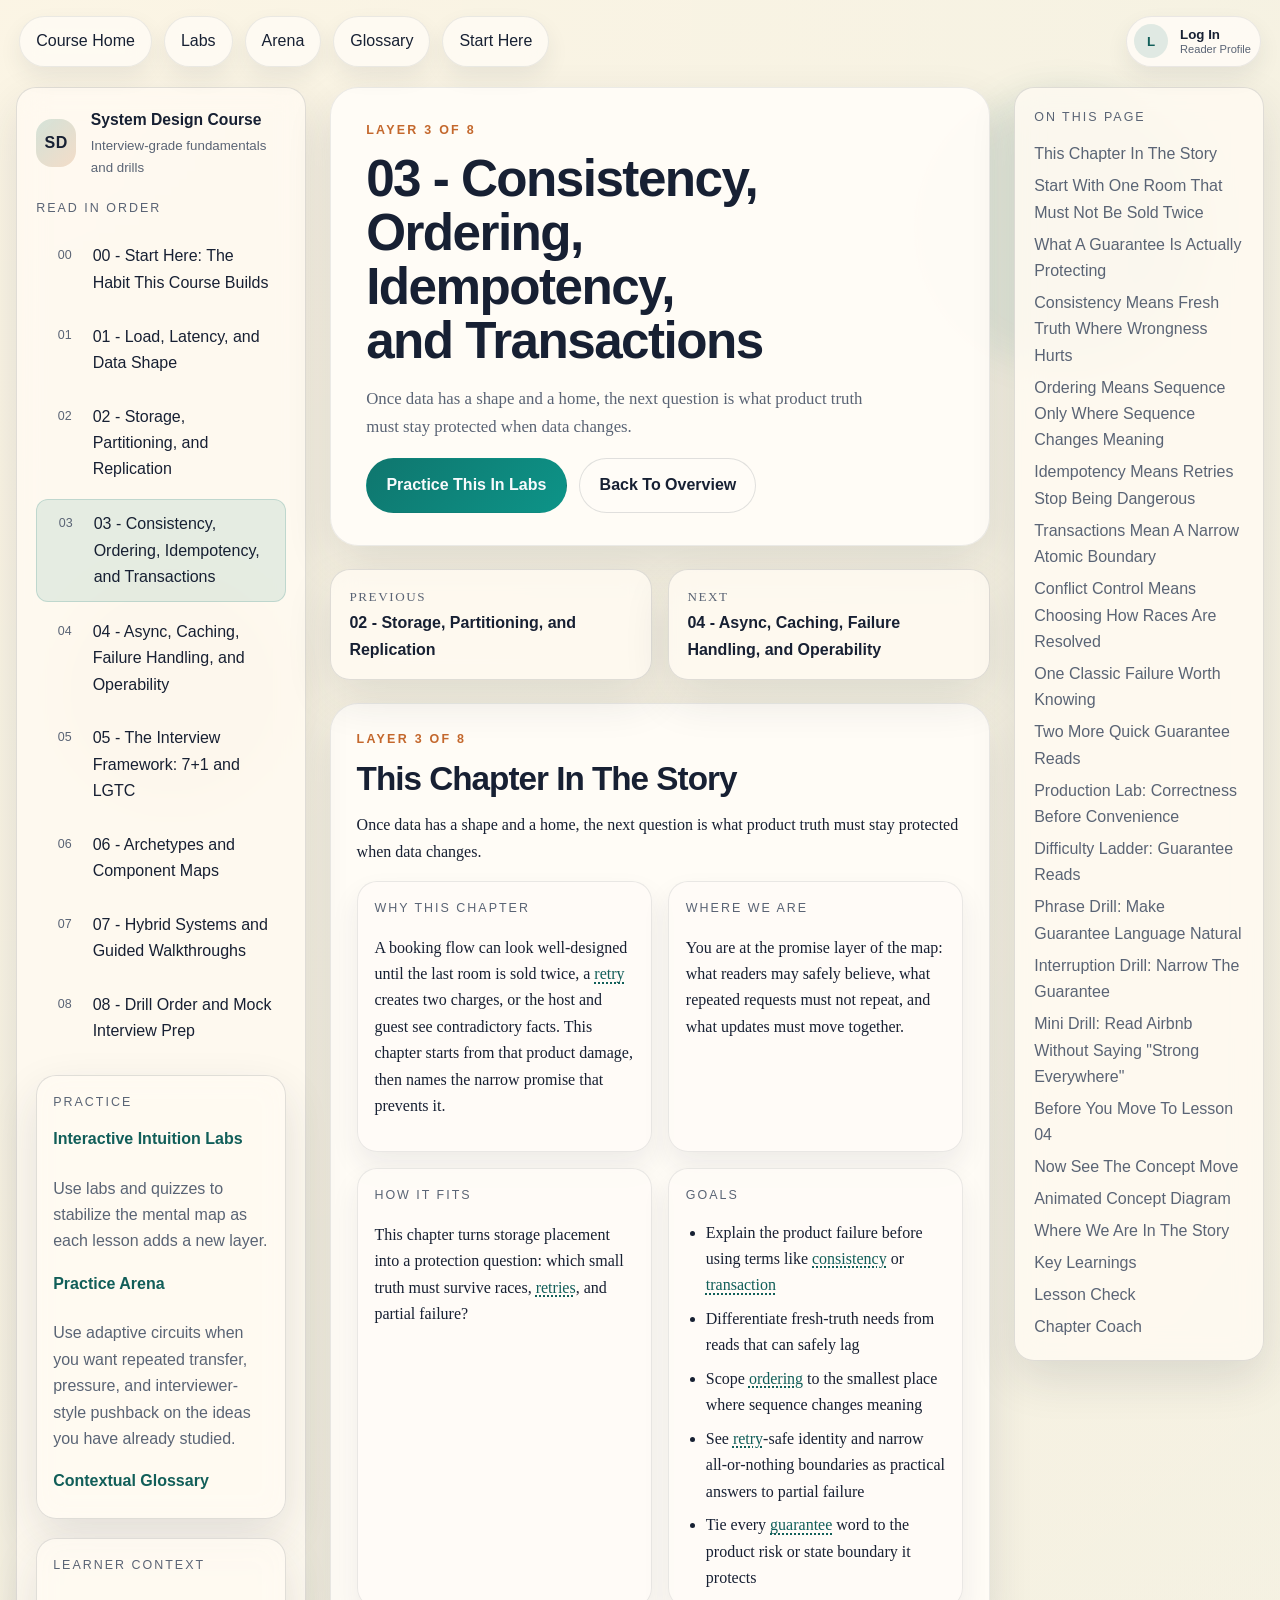
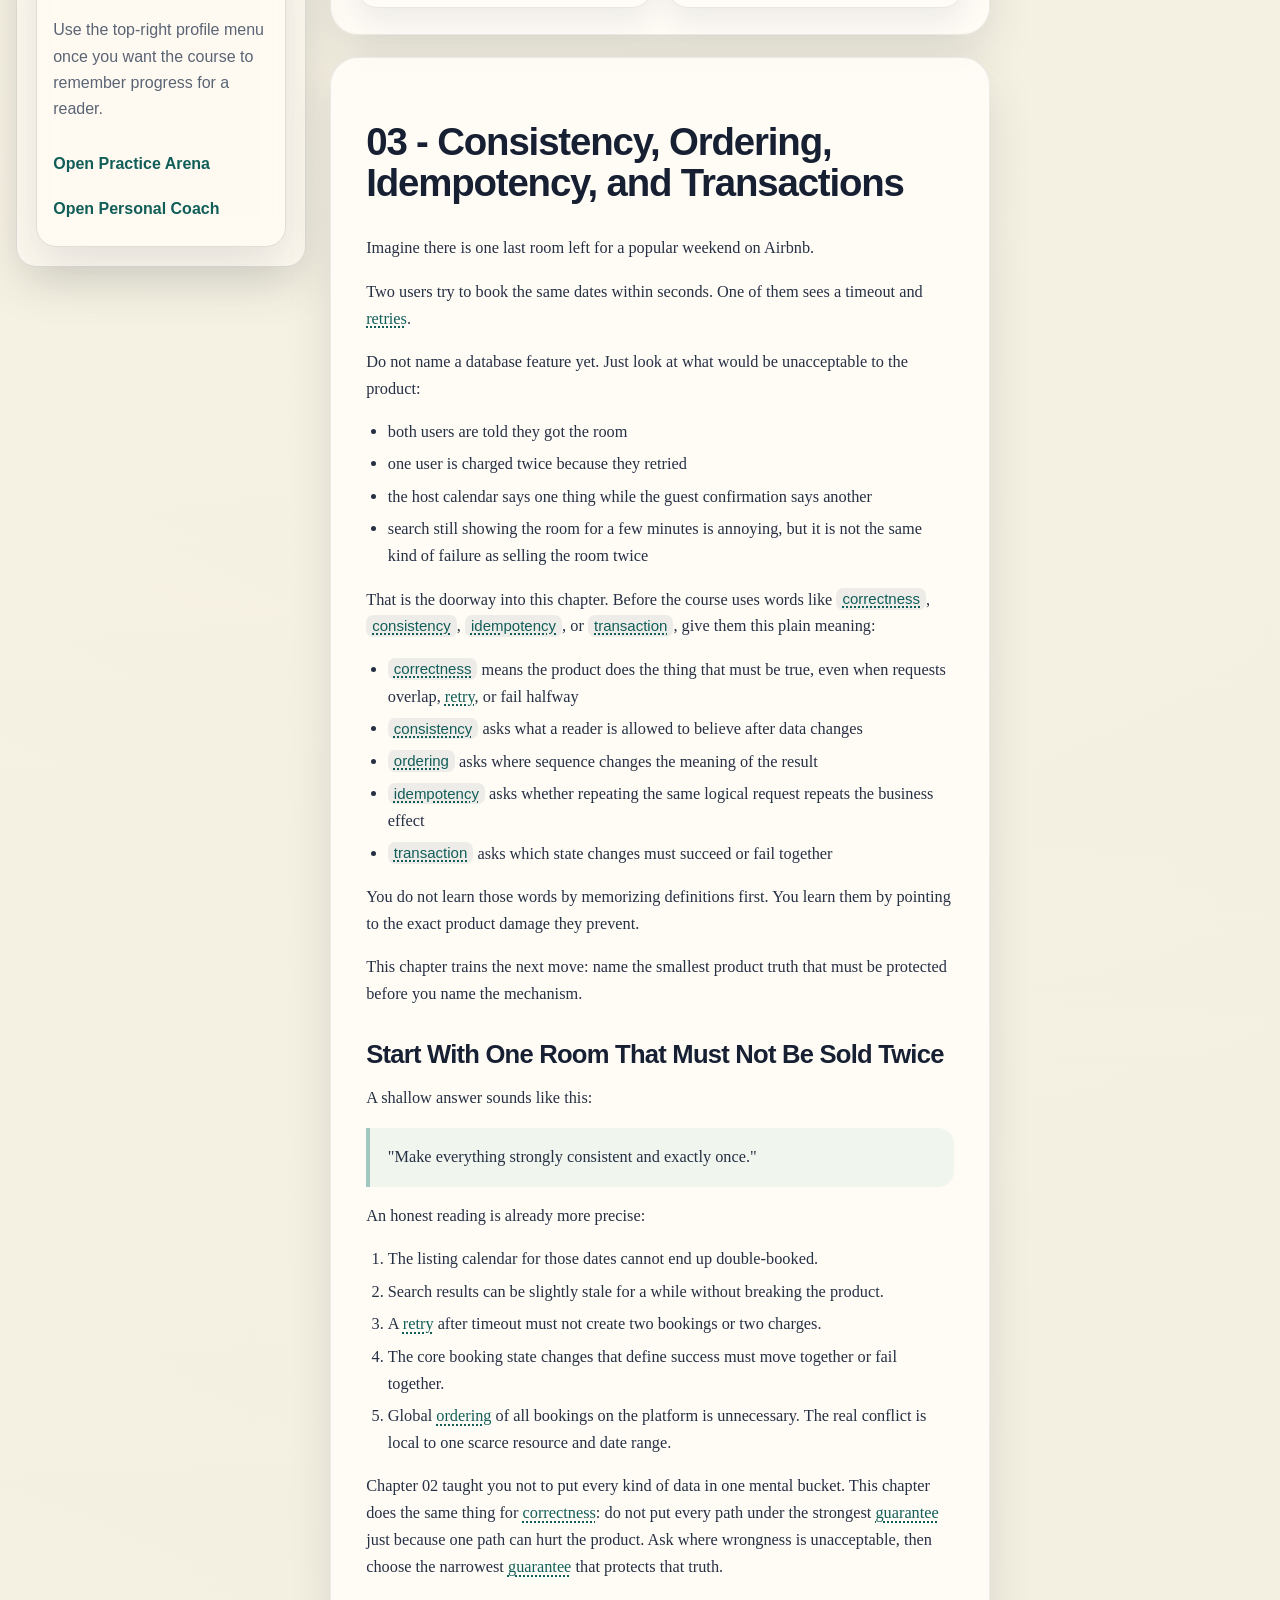
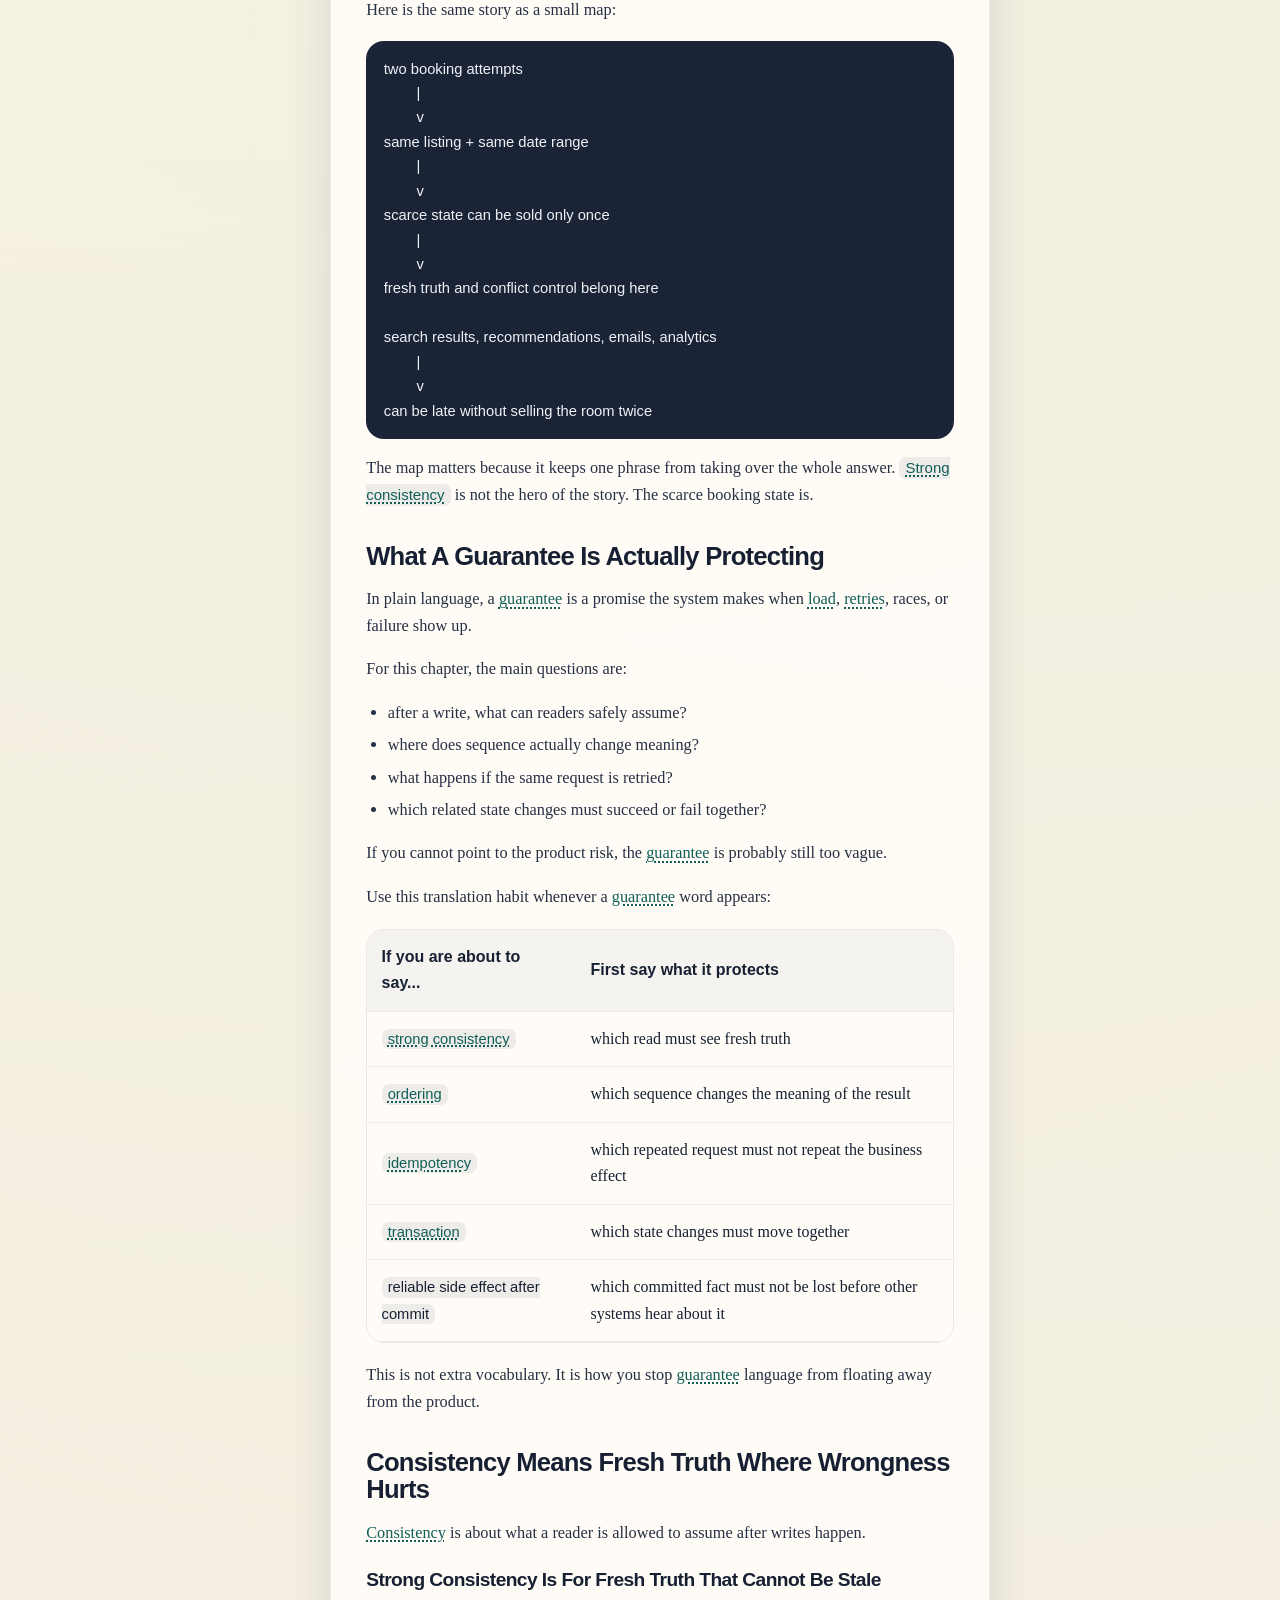
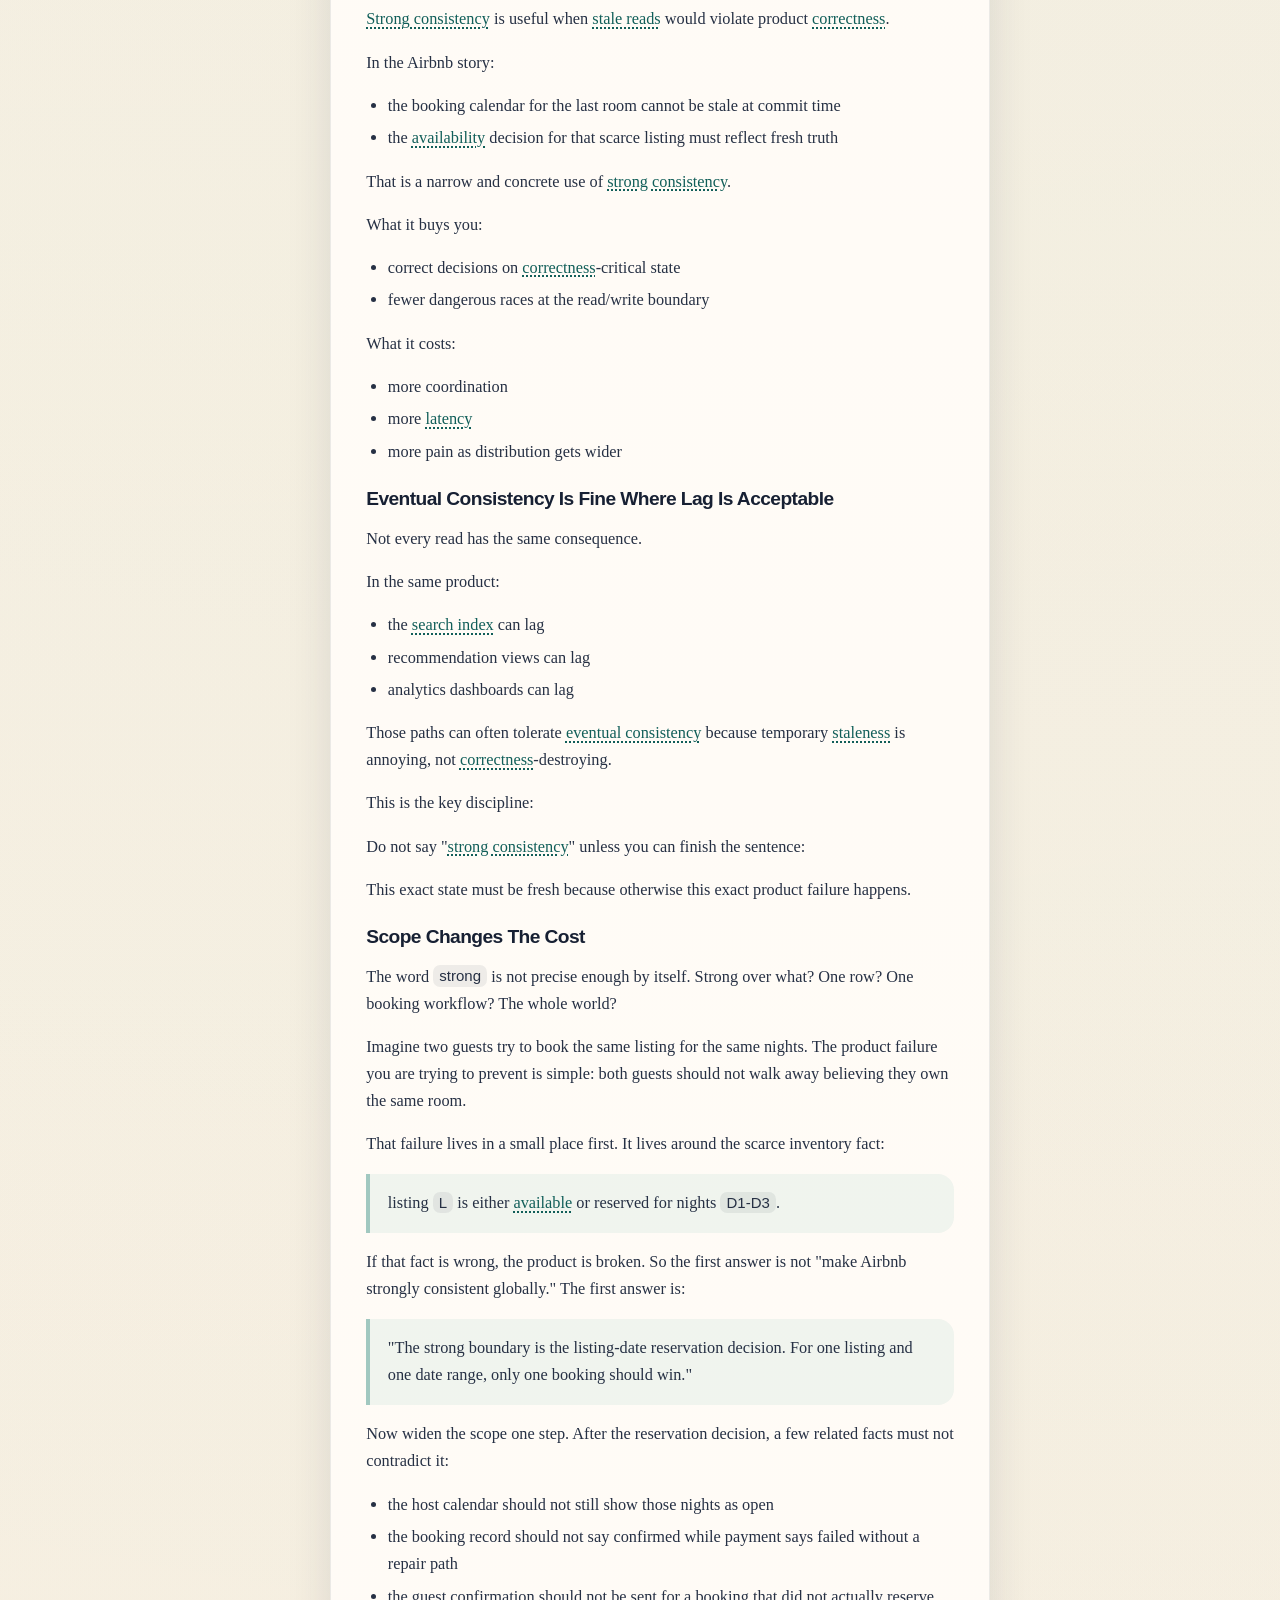
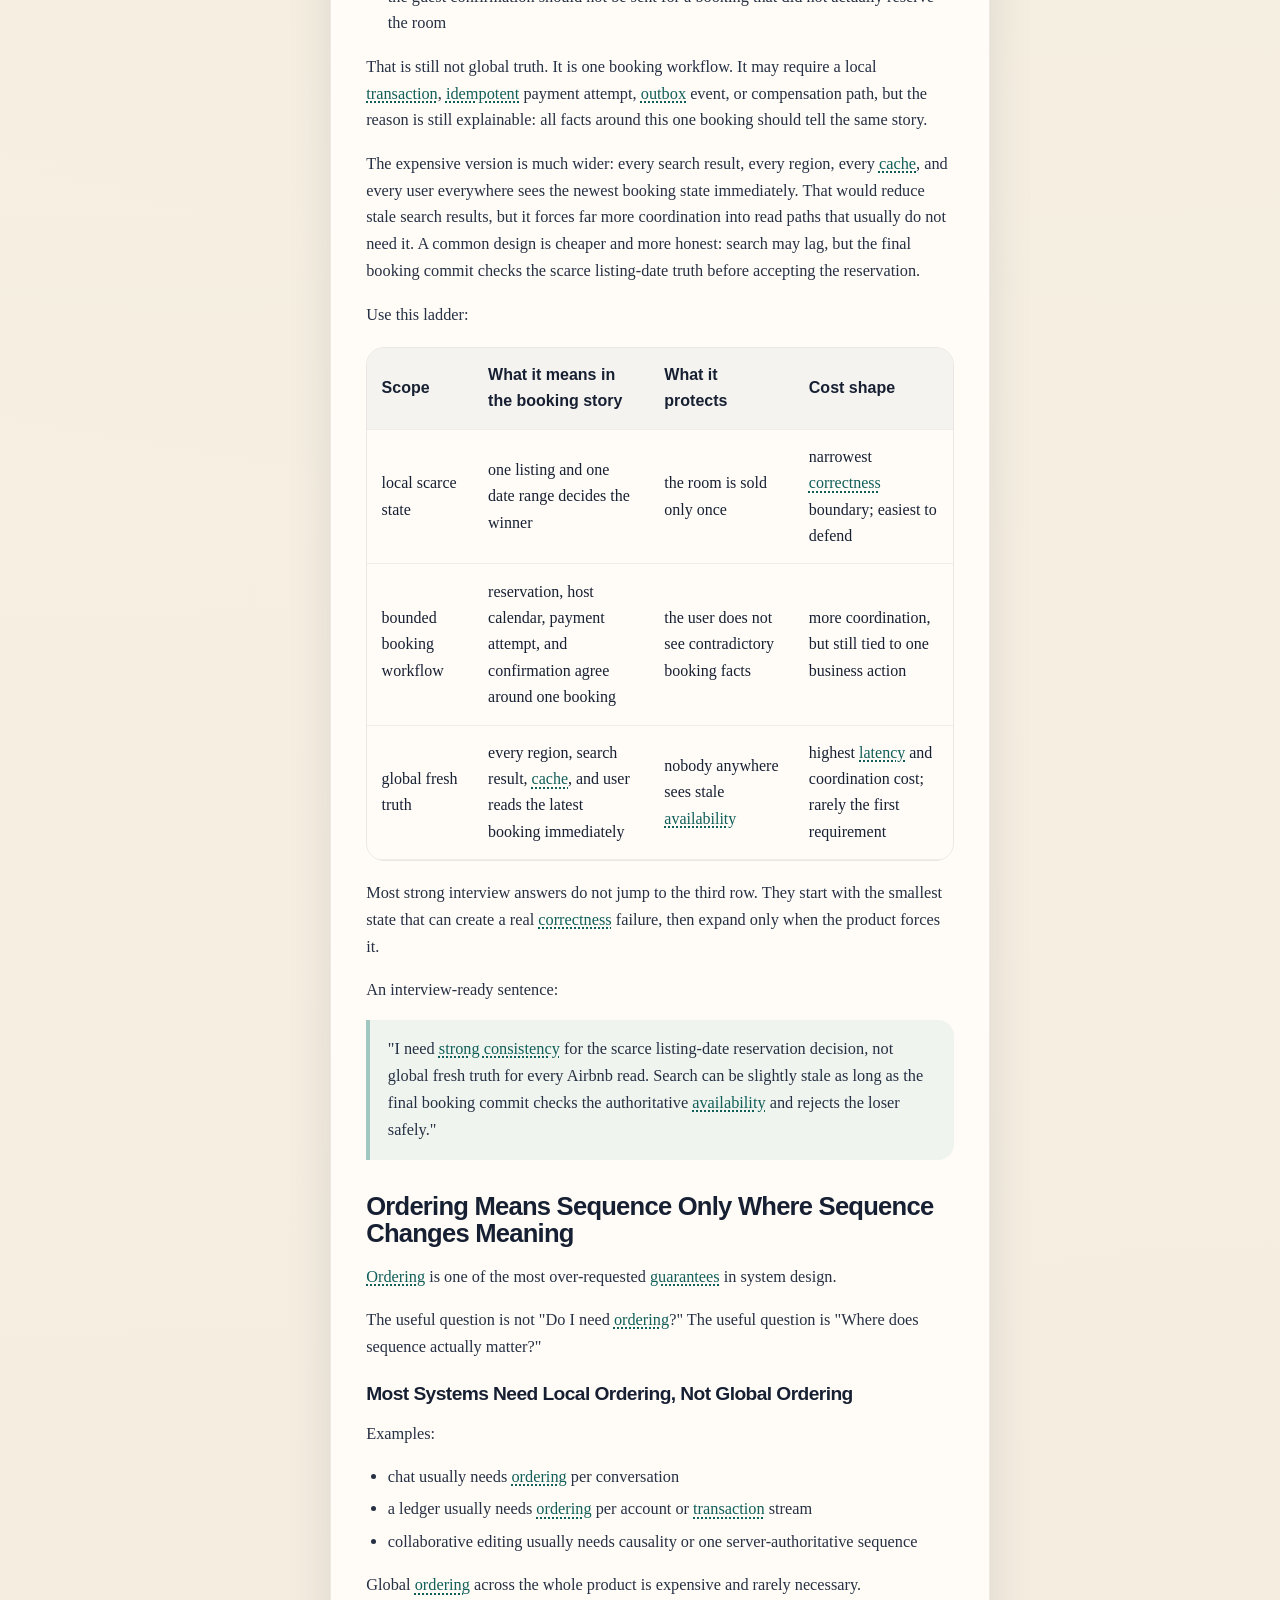
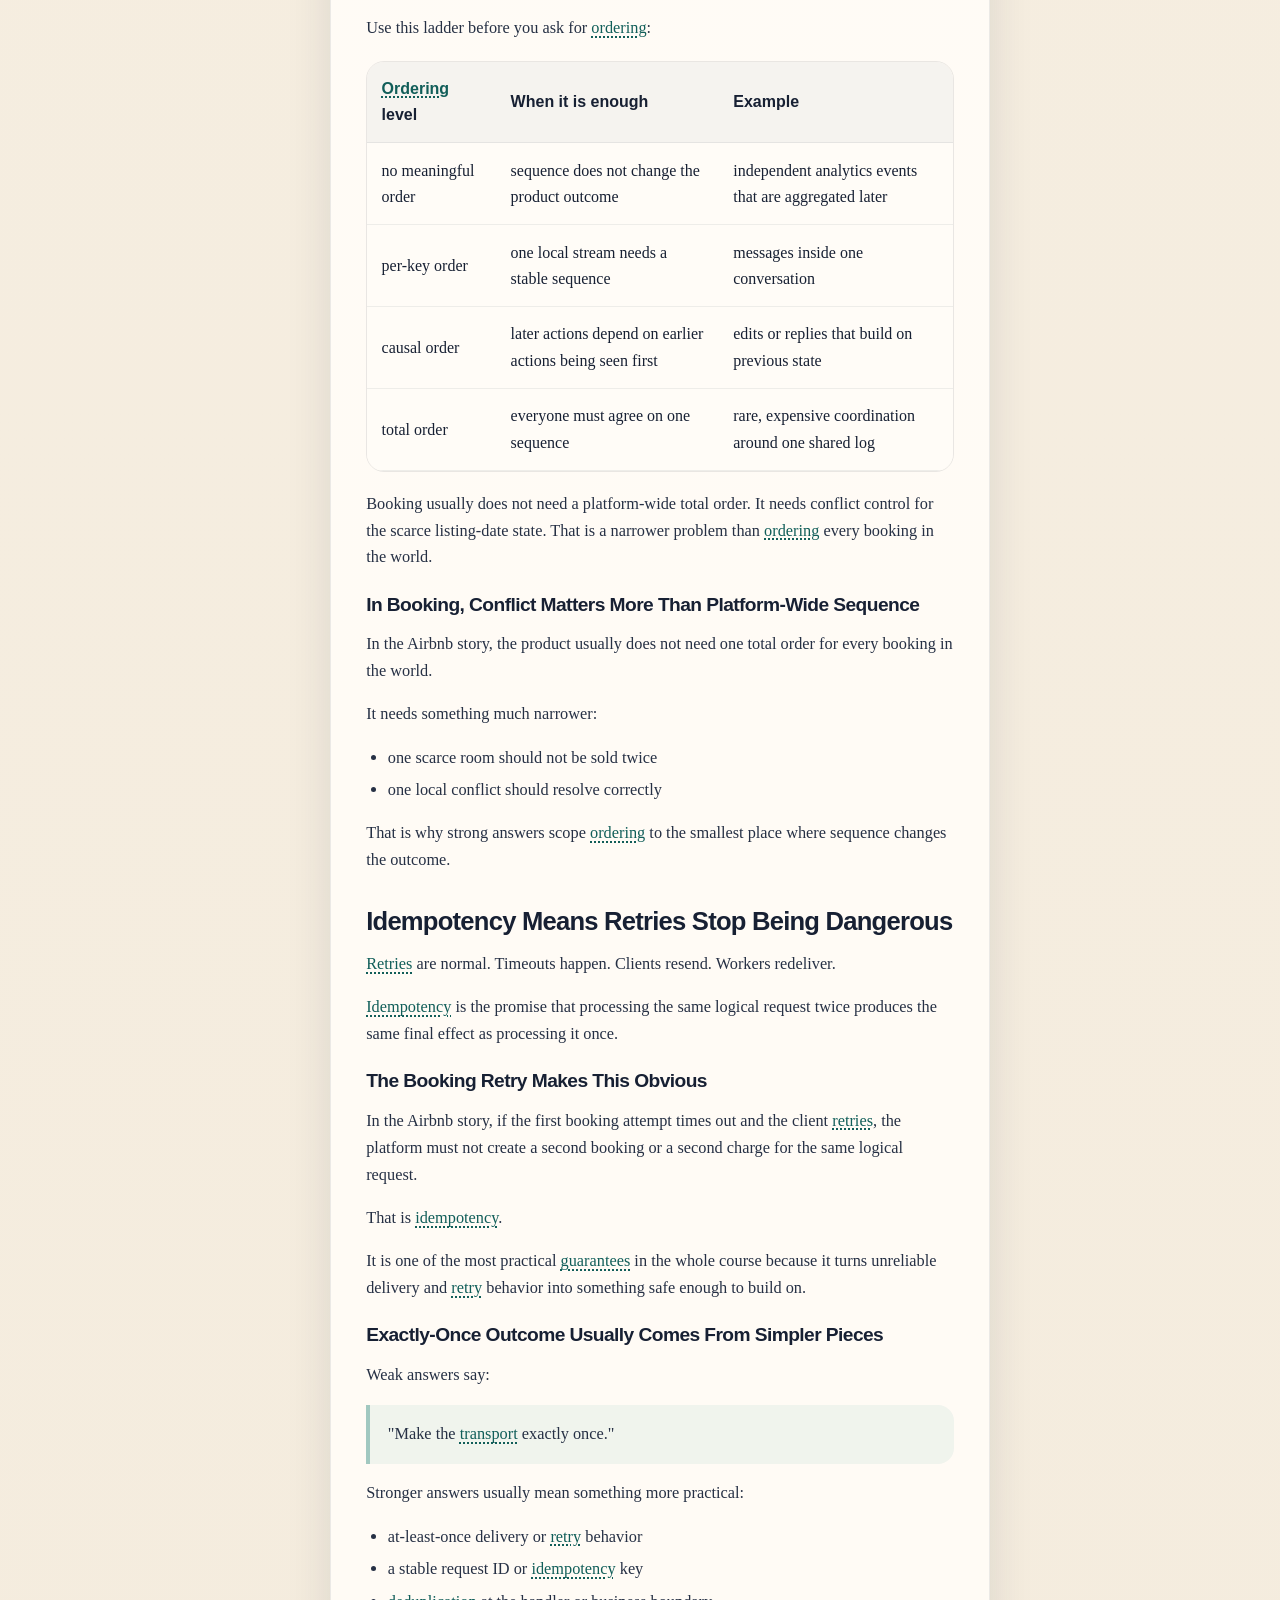
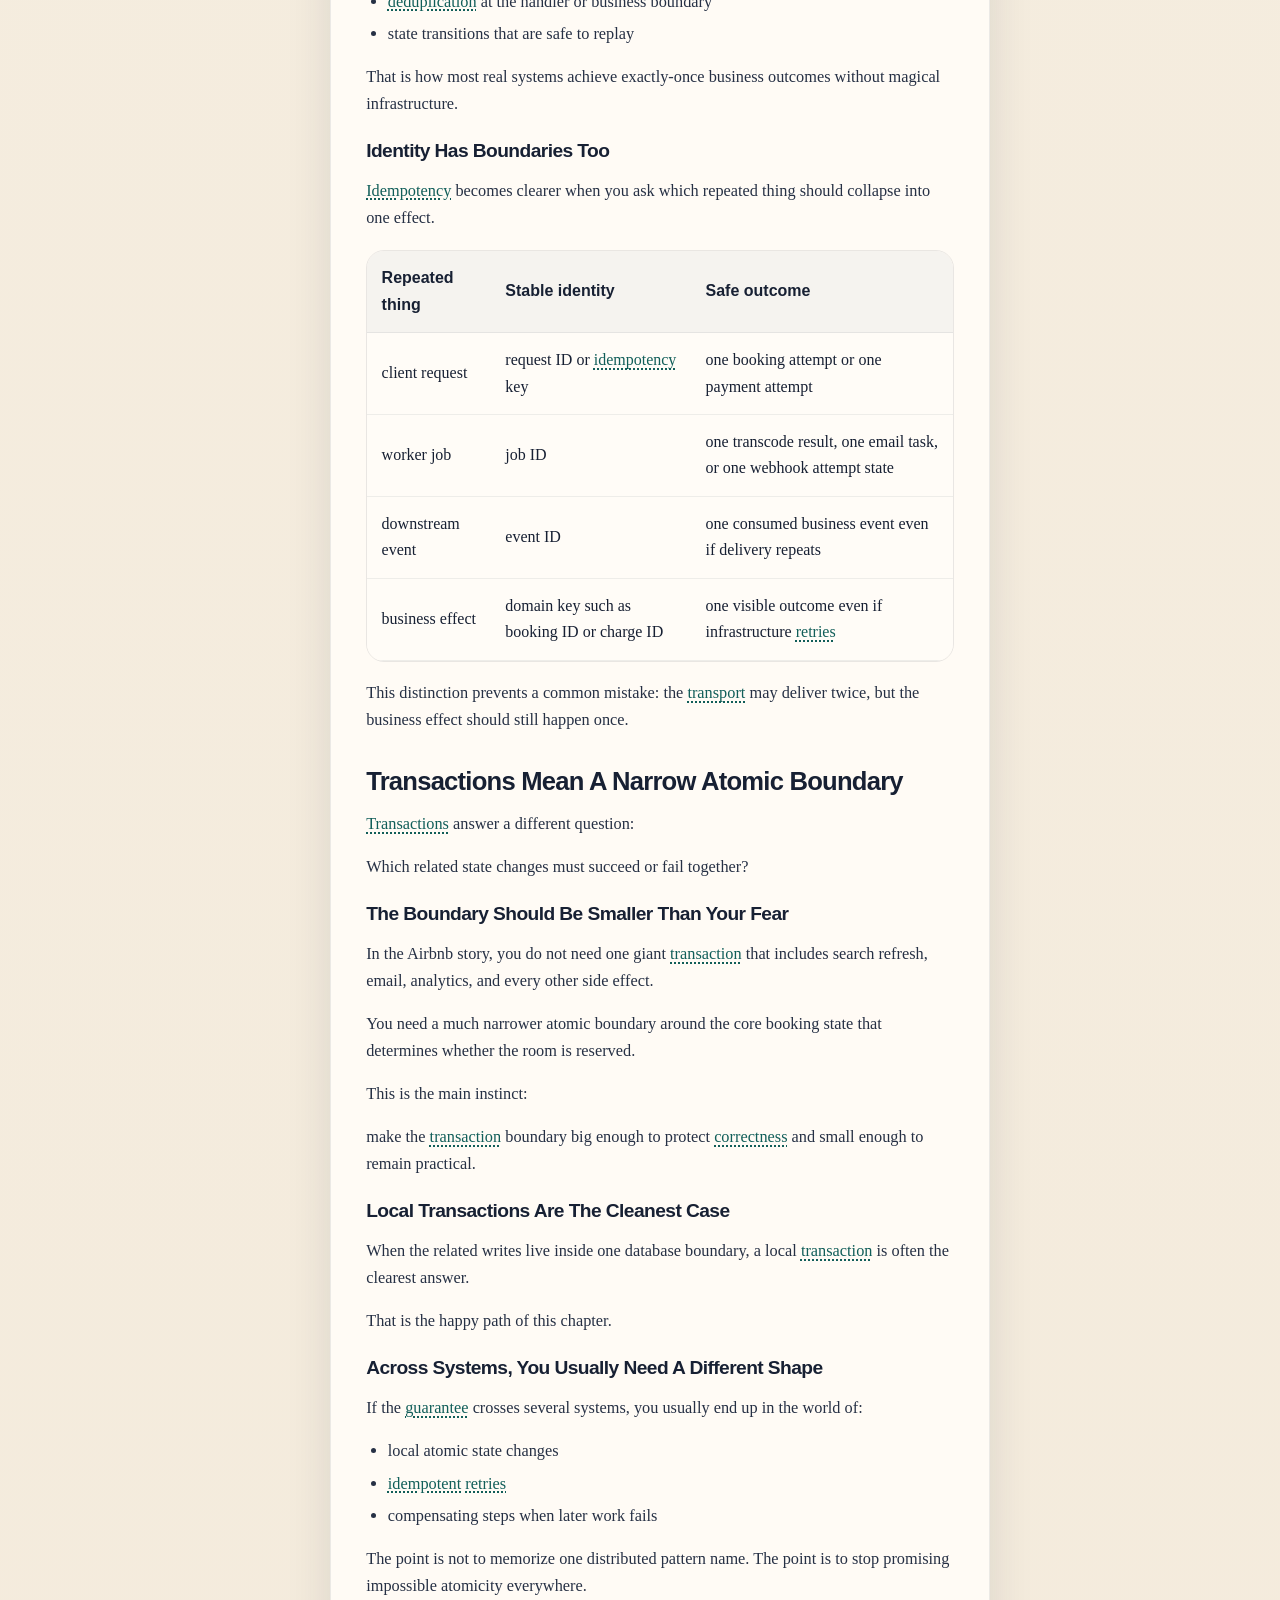
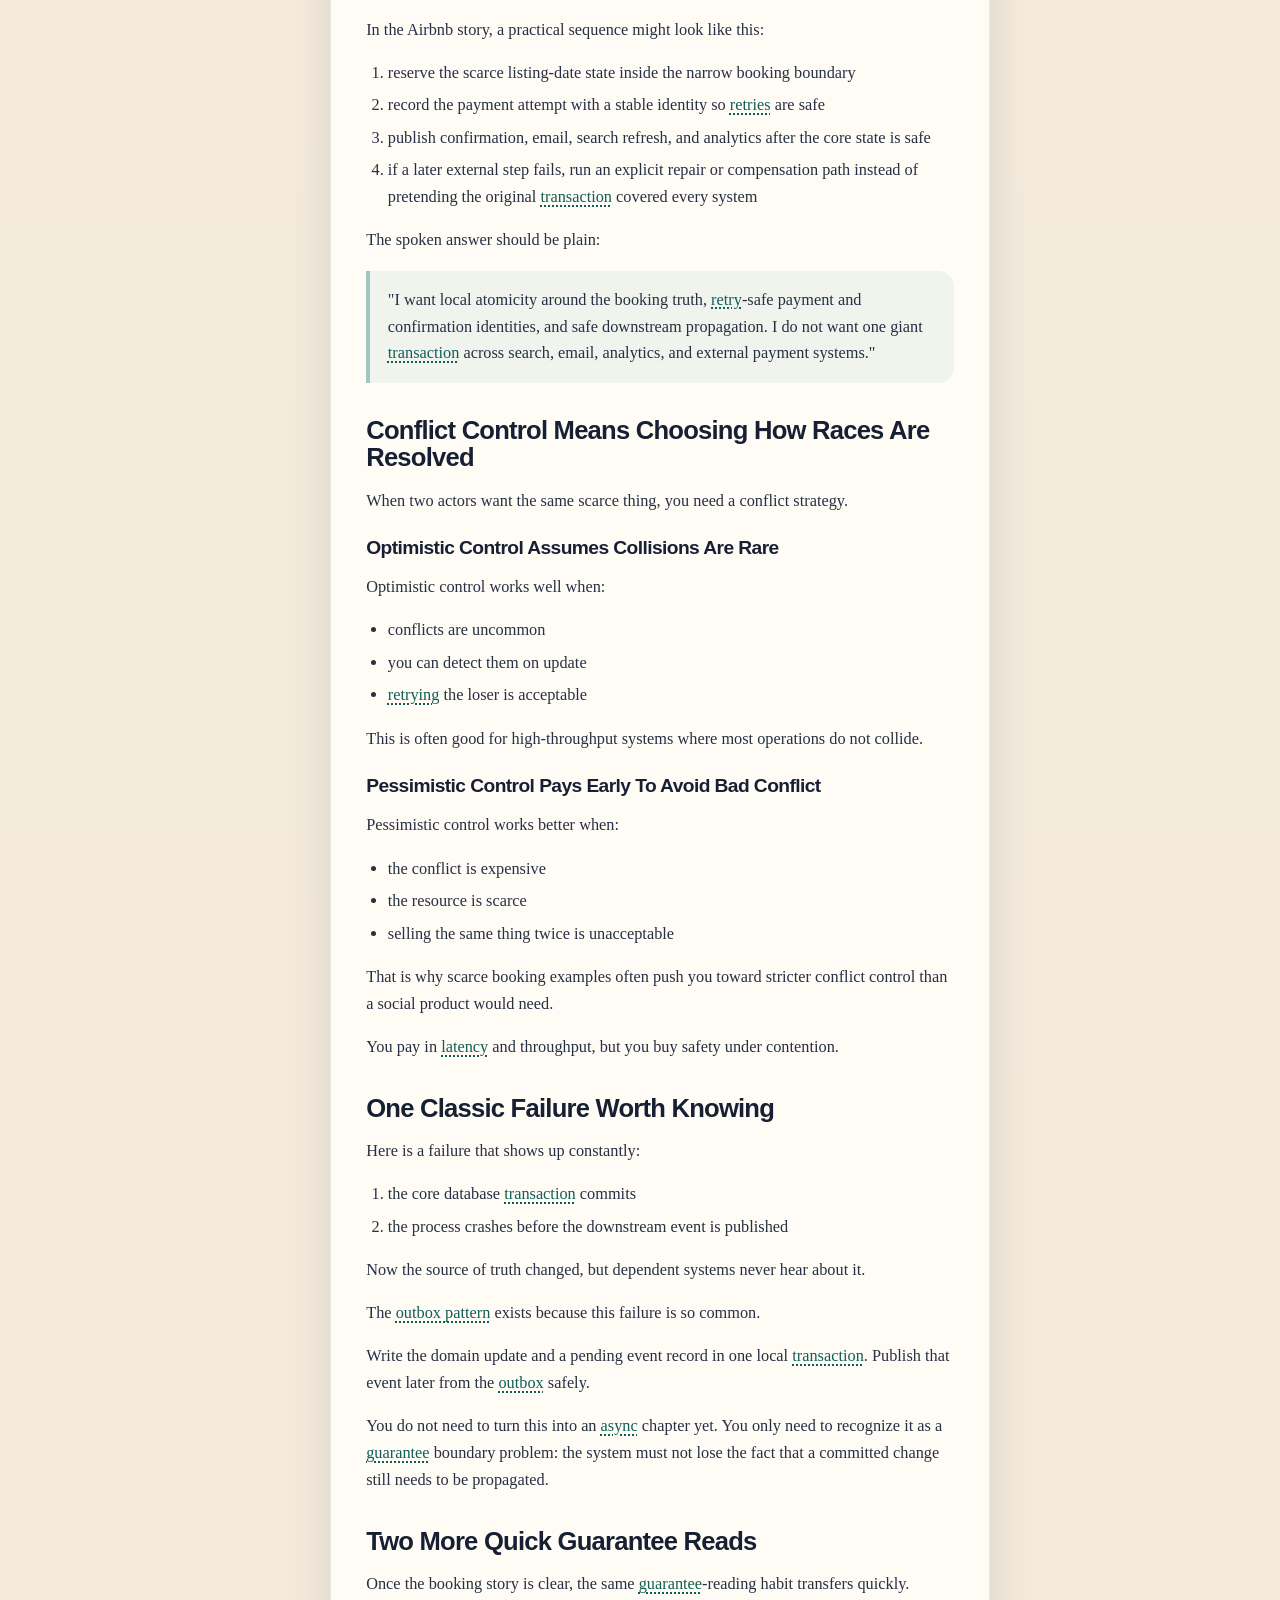
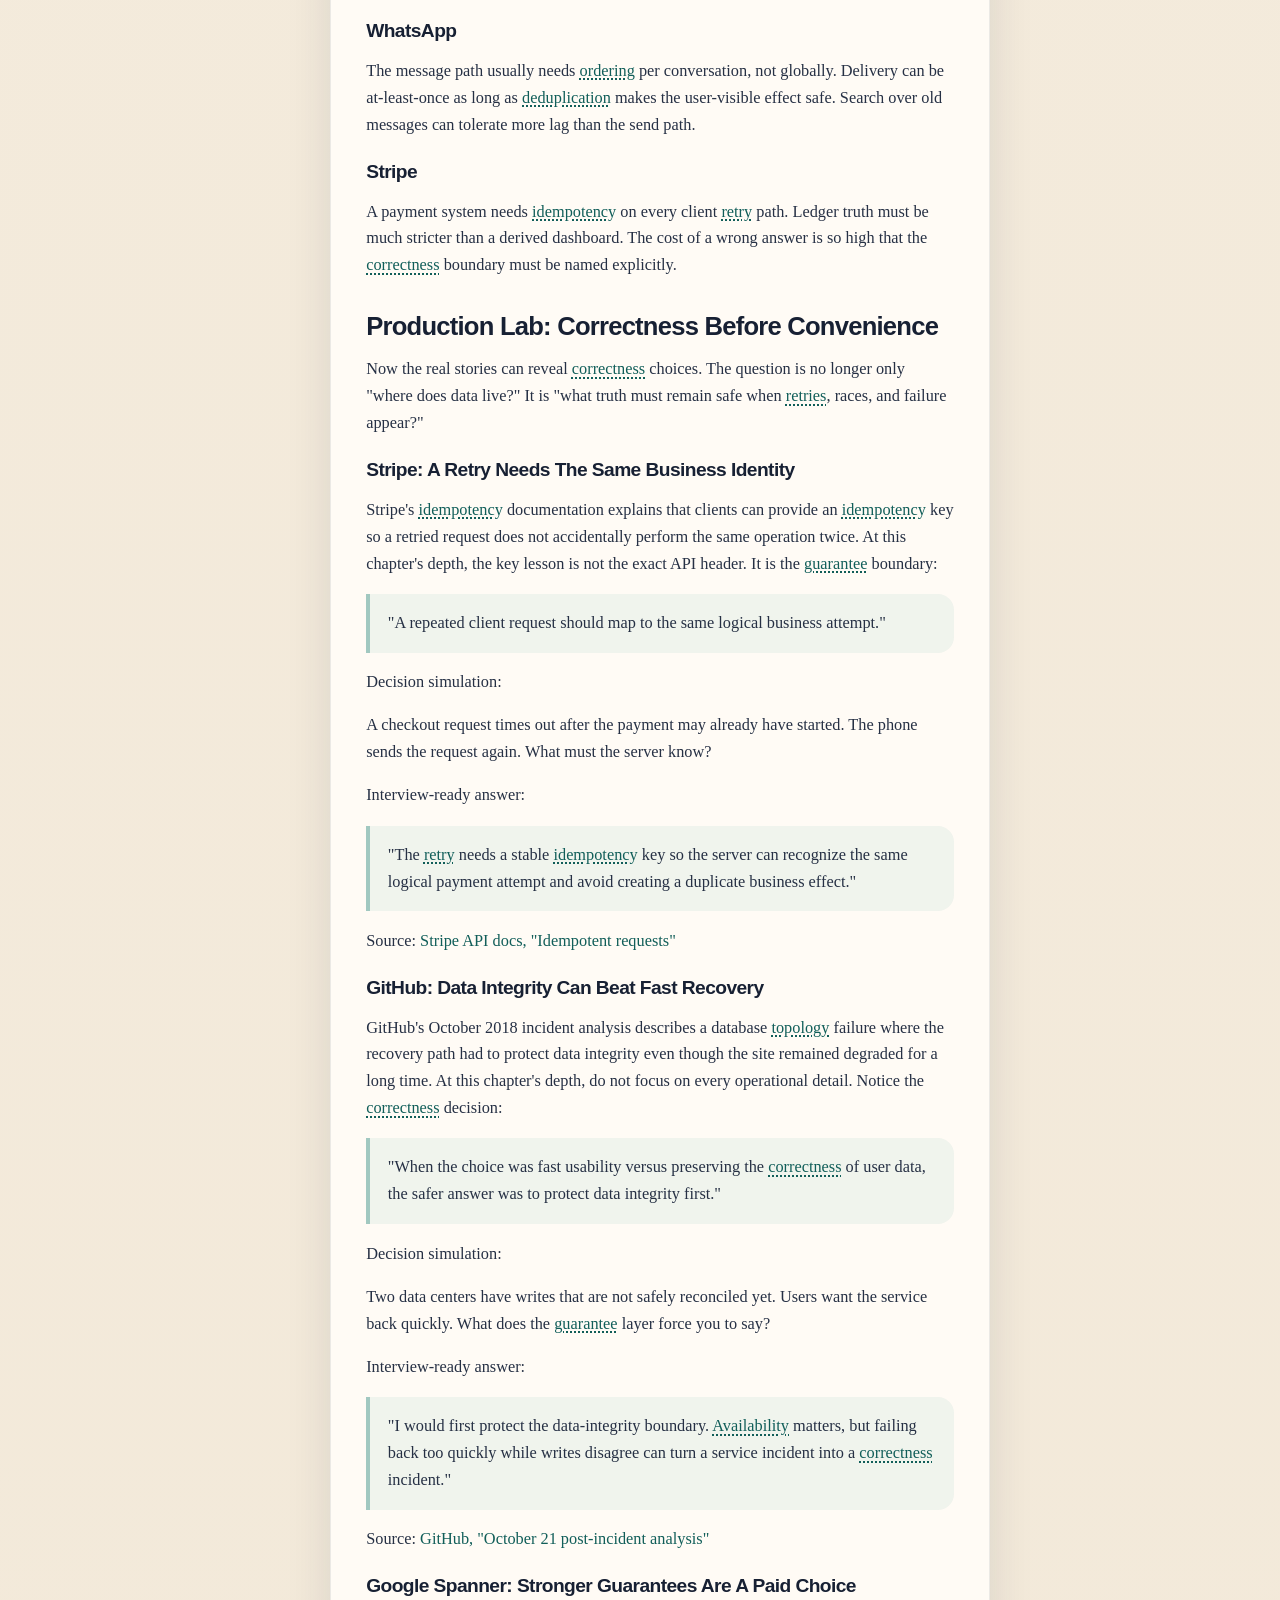
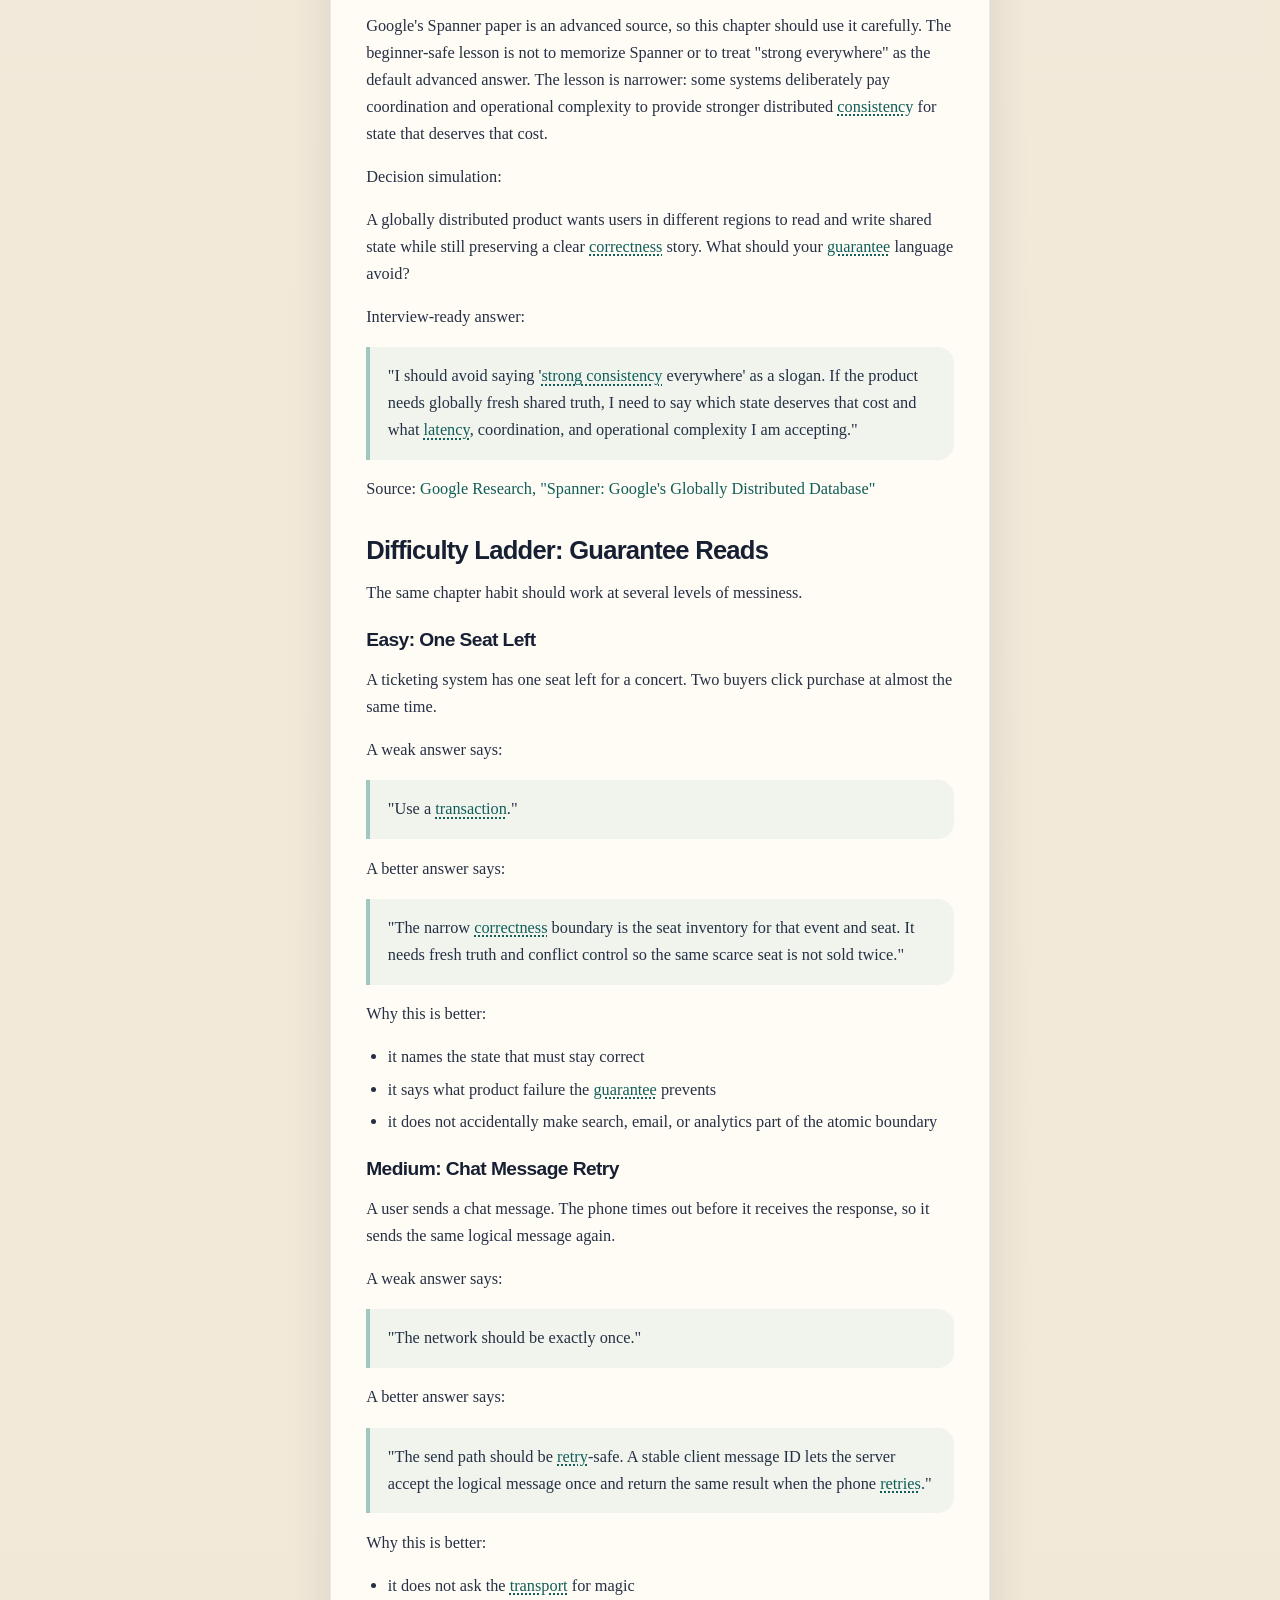
<file: site/03-consistency-ordering-idempotency-and-transactions.html>
<!DOCTYPE html>
<html lang="en">
  <head>
    <meta charset="UTF-8" />
    <meta name="viewport" content="width=device-width, initial-scale=1.0" />
    <title>03 - Consistency, Ordering, Idempotency, and Transactions | System Design Course</title>
    <meta
      name="description"
      content="A structured system design course with hyperlinks, lesson navigation, and interactive labs."
    />
    <link rel="icon" href="assets/favicon.svg" type="image/svg+xml" />
    <link rel="stylesheet" href="assets/style.css" />
    <link rel="stylesheet" href="assets/concept-diagrams.css" />
  </head>
  <body class="lesson-body">
    <div class="ambient ambient-one"></div>
    <div class="ambient ambient-two"></div>

    <header class="topbar">
      <nav class="topbar-nav" aria-label="Primary">
        <a class="topbar-link" href="index.html">Course Home</a>
        <a class="topbar-link" href="labs.html">Labs</a>
        <a class="topbar-link" href="arena.html">Arena</a>
        <a class="topbar-link" href="glossary.html">Glossary</a>
        <a class="topbar-link" href="00-study-method.html">Start Here</a>
      </nav>
      <div class="topbar-utility" data-topbar-personalization></div>
    </header>

    <div class="page-shell">

    <aside class="sidebar">
      <a class="brand" href="index.html">
        <span class="brand-mark">SD</span>
        <span class="brand-copy">
          <strong>System Design Course</strong>
          <small>Interview-grade fundamentals and drills</small>
        </span>
      </a>
      <nav class="sidebar-nav" aria-label="Course lessons">
        <p class="sidebar-label">Read In Order</p>
        <ol><li><a href="00-study-method.html"><span class="lesson-index">00</span><span>00 - Start Here: The Habit This Course Builds</span></a></li><li><a href="01-load-latency-and-data-shape.html"><span class="lesson-index">01</span><span>01 - Load, Latency, and Data Shape</span></a></li><li><a href="02-storage-partitioning-and-replication.html"><span class="lesson-index">02</span><span>02 - Storage, Partitioning, and Replication</span></a></li><li class="is-active"><a href="03-consistency-ordering-idempotency-and-transactions.html"><span class="lesson-index">03</span><span>03 - Consistency, Ordering, Idempotency, and Transactions</span></a></li><li><a href="04-async-caching-failure-handling-and-operability.html"><span class="lesson-index">04</span><span>04 - Async, Caching, Failure Handling, and Operability</span></a></li><li><a href="05-the-interview-framework-7-plus-1-and-lgtc.html"><span class="lesson-index">05</span><span>05 - The Interview Framework: 7+1 and LGTC</span></a></li><li><a href="06-archetypes-and-component-maps.html"><span class="lesson-index">06</span><span>06 - Archetypes and Component Maps</span></a></li><li><a href="07-hybrid-systems-and-guided-walkthroughs.html"><span class="lesson-index">07</span><span>07 - Hybrid Systems and Guided Walkthroughs</span></a></li><li><a href="08-drill-order-and-mock-interview-prep.html"><span class="lesson-index">08</span><span>08 - Drill Order and Mock Interview Prep</span></a></li></ol>
      </nav>
      <div class="sidebar-card">
        <p class="sidebar-label">Practice</p>
        <a class="sidebar-link" href="labs.html">Interactive Intuition Labs</a>
        <p>Use labs and quizzes to stabilize the mental map as each lesson adds a new layer.</p>
        <a class="sidebar-link" href="arena.html">Practice Arena</a>
        <p>Use adaptive circuits when you want repeated transfer, pressure, and interviewer-style pushback on the ideas you have already studied.</p>
        <a class="sidebar-link" href="glossary.html">Contextual Glossary</a>
      </div>
      <div class="sidebar-card learner-sidebar-card" data-learner-sidebar>
        <p class="sidebar-label">Learner Context</p>
        <p>Use the top-right profile menu to sign in, save progress, and unlock coaching once you have started the course.</p>
        <a class="sidebar-link" href="index.html#personal-coach">Open Personal Coach</a>
      </div>
    </aside>

      <main class="main-content">

    <section class="hero hero-lesson">
      <p class="eyebrow">Layer 3 of 8</p>
      <h1>03 - Consistency, Ordering, Idempotency, and Transactions</h1>
      <p class="hero-copy">Once data has a shape and a home, the next question is what product truth must stay protected when data changes.</p>
      <div class="hero-actions">
        <a class="button button-primary" href="labs.html">Practice This In Labs</a>
        <a class="button button-secondary" href="index.html">Back To Overview</a>
      </div>
    </section>

    <nav class="lesson-pager" aria-label="Lesson navigation">
      <a class="pager-card" href="02-storage-partitioning-and-replication.html"><span>Previous</span><strong>02 - Storage, Partitioning, and Replication</strong></a>
      <a class="pager-card" href="04-async-caching-failure-handling-and-operability.html"><span>Next</span><strong>04 - Async, Caching, Failure Handling, and Operability</strong></a>
    </nav>


    <section class="chapter-frame" id="chapter-frame">
      <div class="section-heading">
        <p class="eyebrow">Layer 3 of 8</p>
        <h2>This Chapter In The Story</h2>
        <p>Once data has a shape and a home, the next question is what product truth must stay protected when data changes.</p>
      </div>
      <div class="chapter-frame-grid">
        <article class="frame-card">
          <p class="panel-label">Why This Chapter</p>
          <p>A booking flow can look well-designed until the last room is sold twice, a <a class="term-link" href="glossary.html#retry" title="Trying an operation again after a timeout or transient failure.">retry</a> creates two charges, or the host and guest see contradictory facts. This chapter starts from that product damage, then names the narrow promise that prevents it.</p>
        </article>
        <article class="frame-card">
          <p class="panel-label">Where We Are</p>
          <p>You are at the promise layer of the map: what readers may safely believe, what repeated requests must not repeat, and what updates must move together.</p>
        </article>
        <article class="frame-card">
          <p class="panel-label">How It Fits</p>
          <p>This chapter turns storage placement into a protection question: which small truth must survive races, <a class="term-link" href="glossary.html#retry" title="Trying an operation again after a timeout or transient failure.">retries</a>, and partial failure?</p>
        </article>
        <article class="frame-card">
          <p class="panel-label">Goals</p>
          <ul class="framed-list"><li>Explain the product failure before using terms like <a class="term-link" href="glossary.html#consistency" title="What a reader is allowed to assume about data after writes happen.">consistency</a> or <a class="term-link" href="glossary.html#transaction" title="A set of changes that should succeed or fail as one unit.">transaction</a></li><li>Differentiate fresh-truth needs from reads that can safely lag</li><li>Scope <a class="term-link" href="glossary.html#ordering" title="Whether operations or events must be seen in a particular sequence.">ordering</a> to the smallest place where sequence changes meaning</li><li>See <a class="term-link" href="glossary.html#retry" title="Trying an operation again after a timeout or transient failure.">retry</a>-safe identity and narrow all-or-nothing boundaries as practical answers to partial failure</li><li>Tie every <a class="term-link" href="glossary.html#guarantee" title="A promise the system must keep even when load or failure shows up.">guarantee</a> word to the product risk or state boundary it protects</li></ul>
        </article>
      </div>
    </section>

    <article class="prose">
      <h1 id="03-consistency-ordering-idempotency-and-transactions">03 - Consistency, Ordering, Idempotency, and Transactions</h1>
<p>Imagine there is one last room left for a popular weekend on Airbnb.</p>
<p>Two users try to book the same dates within seconds. One of them sees a timeout and <a class="term-link" href="glossary.html#retry" title="Trying an operation again after a timeout or transient failure.">retries</a>.</p>
<p>Do not name a database feature yet. Just look at what would be unacceptable to the product:</p>
<ul><li>both users are told they got the room</li><li>one user is charged twice because they retried</li><li>the host calendar says one thing while the guest confirmation says another</li><li>search still showing the room for a few minutes is annoying, but it is not the same kind of failure as selling the room twice</li></ul>
<p>That is the doorway into this chapter. Before the course uses words like <code><a class="term-link" href="glossary.html#correctness" title="Whether the system does the right thing, not just whether it stays up.">correctness</a></code>, <code><a class="term-link" href="glossary.html#consistency" title="What a reader is allowed to assume about data after writes happen.">consistency</a></code>, <code><a class="term-link" href="glossary.html#idempotency" title="Repeating the same request should not create a different final effect.">idempotency</a></code>, or <code><a class="term-link" href="glossary.html#transaction" title="A set of changes that should succeed or fail as one unit.">transaction</a></code>, give them this plain meaning:</p>
<ul><li><code><a class="term-link" href="glossary.html#correctness" title="Whether the system does the right thing, not just whether it stays up.">correctness</a></code> means the product does the thing that must be true, even when requests overlap, <a class="term-link" href="glossary.html#retry" title="Trying an operation again after a timeout or transient failure.">retry</a>, or fail halfway</li><li><code><a class="term-link" href="glossary.html#consistency" title="What a reader is allowed to assume about data after writes happen.">consistency</a></code> asks what a reader is allowed to believe after data changes</li><li><code><a class="term-link" href="glossary.html#ordering" title="Whether operations or events must be seen in a particular sequence.">ordering</a></code> asks where sequence changes the meaning of the result</li><li><code><a class="term-link" href="glossary.html#idempotency" title="Repeating the same request should not create a different final effect.">idempotency</a></code> asks whether repeating the same logical request repeats the business effect</li><li><code><a class="term-link" href="glossary.html#transaction" title="A set of changes that should succeed or fail as one unit.">transaction</a></code> asks which state changes must succeed or fail together</li></ul>
<p>You do not learn those words by memorizing definitions first. You learn them by pointing to the exact product damage they prevent.</p>
<p>This chapter trains the next move: name the smallest product truth that must be protected before you name the mechanism.</p>
<h2 id="start-with-one-room-that-must-not-be-sold-twice">Start With One Room That Must Not Be Sold Twice</h2>
<p>A shallow answer sounds like this:</p>
<blockquote>&quot;Make everything strongly consistent and exactly once.&quot;</blockquote>
<p>An honest reading is already more precise:</p>
<ol><li>The listing calendar for those dates cannot end up double-booked.</li><li>Search results can be slightly stale for a while without breaking the product.</li><li>A <a class="term-link" href="glossary.html#retry" title="Trying an operation again after a timeout or transient failure.">retry</a> after timeout must not create two bookings or two charges.</li><li>The core booking state changes that define success must move together or fail together.</li><li>Global <a class="term-link" href="glossary.html#ordering" title="Whether operations or events must be seen in a particular sequence.">ordering</a> of all bookings on the platform is unnecessary. The real conflict is local to one scarce resource and date range.</li></ol>
<p>Chapter 02 taught you not to put every kind of data in one mental bucket. This chapter does the same thing for <a class="term-link" href="glossary.html#correctness" title="Whether the system does the right thing, not just whether it stays up.">correctness</a>: do not put every path under the strongest <a class="term-link" href="glossary.html#guarantee" title="A promise the system must keep even when load or failure shows up.">guarantee</a> just because one path can hurt the product. Ask where wrongness is unacceptable, then choose the narrowest <a class="term-link" href="glossary.html#guarantee" title="A promise the system must keep even when load or failure shows up.">guarantee</a> that protects that truth.</p>
<p>Here is the same story as a small map:</p>
<pre class="code-block"><code class="language-text">two booking attempts
        |
        v
same listing + same date range
        |
        v
scarce state can be sold only once
        |
        v
fresh truth and conflict control belong here

search results, recommendations, emails, analytics
        |
        v
can be late without selling the room twice</code></pre>
<p>The map matters because it keeps one phrase from taking over the whole answer. <code><a class="term-link" href="glossary.html#strong-consistency" title="Relevant reads should reflect the latest acknowledged write.">Strong consistency</a></code> is not the hero of the story. The scarce booking state is.</p>
<h2 id="what-a-guarantee-is-actually-protecting">What A Guarantee Is Actually Protecting</h2>
<p>In plain language, a <a class="term-link" href="glossary.html#guarantee" title="A promise the system must keep even when load or failure shows up.">guarantee</a> is a promise the system makes when <a class="term-link" href="glossary.html#load" title="How much work hits the system over time.">load</a>, <a class="term-link" href="glossary.html#retry" title="Trying an operation again after a timeout or transient failure.">retries</a>, races, or failure show up.</p>
<p>For this chapter, the main questions are:</p>
<ul><li>after a write, what can readers safely assume?</li><li>where does sequence actually change meaning?</li><li>what happens if the same request is retried?</li><li>which related state changes must succeed or fail together?</li></ul>
<p>If you cannot point to the product risk, the <a class="term-link" href="glossary.html#guarantee" title="A promise the system must keep even when load or failure shows up.">guarantee</a> is probably still too vague.</p>
<p>Use this translation habit whenever a <a class="term-link" href="glossary.html#guarantee" title="A promise the system must keep even when load or failure shows up.">guarantee</a> word appears:</p>
<div class="table-wrap"><table><thead><tr><th>If you are about to say...</th><th>First say what it protects</th></tr></thead><tbody><tr><td><code><a class="term-link" href="glossary.html#strong-consistency" title="Relevant reads should reflect the latest acknowledged write.">strong consistency</a></code></td><td>which read must see fresh truth</td></tr><tr><td><code><a class="term-link" href="glossary.html#ordering" title="Whether operations or events must be seen in a particular sequence.">ordering</a></code></td><td>which sequence changes the meaning of the result</td></tr><tr><td><code><a class="term-link" href="glossary.html#idempotency" title="Repeating the same request should not create a different final effect.">idempotency</a></code></td><td>which repeated request must not repeat the business effect</td></tr><tr><td><code><a class="term-link" href="glossary.html#transaction" title="A set of changes that should succeed or fail as one unit.">transaction</a></code></td><td>which state changes must move together</td></tr><tr><td><code>reliable side effect after commit</code></td><td>which committed fact must not be lost before other systems hear about it</td></tr></tbody></table></div>
<p>This is not extra vocabulary. It is how you stop <a class="term-link" href="glossary.html#guarantee" title="A promise the system must keep even when load or failure shows up.">guarantee</a> language from floating away from the product.</p>
<h2 id="consistency-means-fresh-truth-where-wrongness-hurts">Consistency Means Fresh Truth Where Wrongness Hurts</h2>
<p><a class="term-link" href="glossary.html#consistency" title="What a reader is allowed to assume about data after writes happen.">Consistency</a> is about what a reader is allowed to assume after writes happen.</p>
<h3 id="strong-consistency-is-for-fresh-truth-that-cannot-be-stale">Strong Consistency Is For Fresh Truth That Cannot Be Stale</h3>
<p><a class="term-link" href="glossary.html#strong-consistency" title="Relevant reads should reflect the latest acknowledged write.">Strong consistency</a> is useful when <a class="term-link" href="glossary.html#freshness" title="How up-to-date a read must be to be acceptable.">stale reads</a> would violate product <a class="term-link" href="glossary.html#correctness" title="Whether the system does the right thing, not just whether it stays up.">correctness</a>.</p>
<p>In the Airbnb story:</p>
<ul><li>the booking calendar for the last room cannot be stale at commit time</li><li>the <a class="term-link" href="glossary.html#availability" title="Whether the system can keep serving useful requests during faults or overload.">availability</a> decision for that scarce listing must reflect fresh truth</li></ul>
<p>That is a narrow and concrete use of <a class="term-link" href="glossary.html#strong-consistency" title="Relevant reads should reflect the latest acknowledged write.">strong consistency</a>.</p>
<p>What it buys you:</p>
<ul><li>correct decisions on <a class="term-link" href="glossary.html#correctness" title="Whether the system does the right thing, not just whether it stays up.">correctness</a>-critical state</li><li>fewer dangerous races at the read/write boundary</li></ul>
<p>What it costs:</p>
<ul><li>more coordination</li><li>more <a class="term-link" href="glossary.html#latency" title="How long a request, read, or write takes before a result is seen.">latency</a></li><li>more pain as distribution gets wider</li></ul>
<h3 id="eventual-consistency-is-fine-where-lag-is-acceptable">Eventual Consistency Is Fine Where Lag Is Acceptable</h3>
<p>Not every read has the same consequence.</p>
<p>In the same product:</p>
<ul><li>the <a class="term-link" href="glossary.html#inverted-index" title="A search structure that maps terms to the documents or records that contain them.">search index</a> can lag</li><li>recommendation views can lag</li><li>analytics dashboards can lag</li></ul>
<p>Those paths can often tolerate <a class="term-link" href="glossary.html#eventual-consistency" title="Reads may lag behind writes, but replicas converge over time.">eventual consistency</a> because temporary <a class="term-link" href="glossary.html#freshness" title="How up-to-date a read must be to be acceptable.">staleness</a> is annoying, not <a class="term-link" href="glossary.html#correctness" title="Whether the system does the right thing, not just whether it stays up.">correctness</a>-destroying.</p>
<p>This is the key discipline:</p>
<p>Do not say &quot;<a class="term-link" href="glossary.html#strong-consistency" title="Relevant reads should reflect the latest acknowledged write.">strong consistency</a>&quot; unless you can finish the sentence:</p>
<p>This exact state must be fresh because otherwise this exact product failure happens.</p>
<h3 id="scope-changes-the-cost">Scope Changes The Cost</h3>
<p>The word <code>strong</code> is not precise enough by itself. Strong over what? One row? One booking workflow? The whole world?</p>
<p>Imagine two guests try to book the same listing for the same nights. The product failure you are trying to prevent is simple: both guests should not walk away believing they own the same room.</p>
<p>That failure lives in a small place first. It lives around the scarce inventory fact:</p>
<blockquote>listing <code>L</code> is either <a class="term-link" href="glossary.html#availability" title="Whether the system can keep serving useful requests during faults or overload.">available</a> or reserved for nights <code>D1-D3</code>.</blockquote>
<p>If that fact is wrong, the product is broken. So the first answer is not &quot;make Airbnb strongly consistent globally.&quot; The first answer is:</p>
<blockquote>&quot;The strong boundary is the listing-date reservation decision. For one listing and one date range, only one booking should win.&quot;</blockquote>
<p>Now widen the scope one step. After the reservation decision, a few related facts must not contradict it:</p>
<ul><li>the host calendar should not still show those nights as open</li><li>the booking record should not say confirmed while payment says failed without a repair path</li><li>the guest confirmation should not be sent for a booking that did not actually reserve the room</li></ul>
<p>That is still not global truth. It is one booking workflow. It may require a local <a class="term-link" href="glossary.html#transaction" title="A set of changes that should succeed or fail as one unit.">transaction</a>, <a class="term-link" href="glossary.html#idempotency" title="Repeating the same request should not create a different final effect.">idempotent</a> payment attempt, <a class="term-link" href="glossary.html#outbox" title="A pattern for atomically recording a state change and the event that should be published.">outbox</a> event, or compensation path, but the reason is still explainable: all facts around this one booking should tell the same story.</p>
<p>The expensive version is much wider: every search result, every region, every <a class="term-link" href="glossary.html#cache" title="A faster copy of data used to reduce latency or load.">cache</a>, and every user everywhere sees the newest booking state immediately. That would reduce stale search results, but it forces far more coordination into read paths that usually do not need it. A common design is cheaper and more honest: search may lag, but the final booking commit checks the scarce listing-date truth before accepting the reservation.</p>
<p>Use this ladder:</p>
<div class="table-wrap"><table><thead><tr><th>Scope</th><th>What it means in the booking story</th><th>What it protects</th><th>Cost shape</th></tr></thead><tbody><tr><td>local scarce state</td><td>one listing and one date range decides the winner</td><td>the room is sold only once</td><td>narrowest <a class="term-link" href="glossary.html#correctness" title="Whether the system does the right thing, not just whether it stays up.">correctness</a> boundary; easiest to defend</td></tr><tr><td>bounded booking workflow</td><td>reservation, host calendar, payment attempt, and confirmation agree around one booking</td><td>the user does not see contradictory booking facts</td><td>more coordination, but still tied to one business action</td></tr><tr><td>global fresh truth</td><td>every region, search result, <a class="term-link" href="glossary.html#cache" title="A faster copy of data used to reduce latency or load.">cache</a>, and user reads the latest booking immediately</td><td>nobody anywhere sees stale <a class="term-link" href="glossary.html#availability" title="Whether the system can keep serving useful requests during faults or overload.">availability</a></td><td>highest <a class="term-link" href="glossary.html#latency" title="How long a request, read, or write takes before a result is seen.">latency</a> and coordination cost; rarely the first requirement</td></tr></tbody></table></div>
<p>Most strong interview answers do not jump to the third row. They start with the smallest state that can create a real <a class="term-link" href="glossary.html#correctness" title="Whether the system does the right thing, not just whether it stays up.">correctness</a> failure, then expand only when the product forces it.</p>
<p>An interview-ready sentence:</p>
<blockquote>&quot;I need <a class="term-link" href="glossary.html#strong-consistency" title="Relevant reads should reflect the latest acknowledged write.">strong consistency</a> for the scarce listing-date reservation decision, not global fresh truth for every Airbnb read. Search can be slightly stale as long as the final booking commit checks the authoritative <a class="term-link" href="glossary.html#availability" title="Whether the system can keep serving useful requests during faults or overload.">availability</a> and rejects the loser safely.&quot;</blockquote>
<h2 id="ordering-means-sequence-only-where-sequence-changes-meaning">Ordering Means Sequence Only Where Sequence Changes Meaning</h2>
<p><a class="term-link" href="glossary.html#ordering" title="Whether operations or events must be seen in a particular sequence.">Ordering</a> is one of the most over-requested <a class="term-link" href="glossary.html#guarantee" title="A promise the system must keep even when load or failure shows up.">guarantees</a> in system design.</p>
<p>The useful question is not &quot;Do I need <a class="term-link" href="glossary.html#ordering" title="Whether operations or events must be seen in a particular sequence.">ordering</a>?&quot; The useful question is &quot;Where does sequence actually matter?&quot;</p>
<h3 id="most-systems-need-local-ordering-not-global-ordering">Most Systems Need Local Ordering, Not Global Ordering</h3>
<p>Examples:</p>
<ul><li>chat usually needs <a class="term-link" href="glossary.html#ordering" title="Whether operations or events must be seen in a particular sequence.">ordering</a> per conversation</li><li>a ledger usually needs <a class="term-link" href="glossary.html#ordering" title="Whether operations or events must be seen in a particular sequence.">ordering</a> per account or <a class="term-link" href="glossary.html#transaction" title="A set of changes that should succeed or fail as one unit.">transaction</a> stream</li><li>collaborative editing usually needs causality or one server-authoritative sequence</li></ul>
<p>Global <a class="term-link" href="glossary.html#ordering" title="Whether operations or events must be seen in a particular sequence.">ordering</a> across the whole product is expensive and rarely necessary.</p>
<p>Use this ladder before you ask for <a class="term-link" href="glossary.html#ordering" title="Whether operations or events must be seen in a particular sequence.">ordering</a>:</p>
<div class="table-wrap"><table><thead><tr><th><a class="term-link" href="glossary.html#ordering" title="Whether operations or events must be seen in a particular sequence.">Ordering</a> level</th><th>When it is enough</th><th>Example</th></tr></thead><tbody><tr><td>no meaningful order</td><td>sequence does not change the product outcome</td><td>independent analytics events that are aggregated later</td></tr><tr><td>per-key order</td><td>one local stream needs a stable sequence</td><td>messages inside one conversation</td></tr><tr><td>causal order</td><td>later actions depend on earlier actions being seen first</td><td>edits or replies that build on previous state</td></tr><tr><td>total order</td><td>everyone must agree on one sequence</td><td>rare, expensive coordination around one shared log</td></tr></tbody></table></div>
<p>Booking usually does not need a platform-wide total order. It needs conflict control for the scarce listing-date state. That is a narrower problem than <a class="term-link" href="glossary.html#ordering" title="Whether operations or events must be seen in a particular sequence.">ordering</a> every booking in the world.</p>
<h3 id="in-booking-conflict-matters-more-than-platform-wide-sequence">In Booking, Conflict Matters More Than Platform-Wide Sequence</h3>
<p>In the Airbnb story, the product usually does not need one total order for every booking in the world.</p>
<p>It needs something much narrower:</p>
<ul><li>one scarce room should not be sold twice</li><li>one local conflict should resolve correctly</li></ul>
<p>That is why strong answers scope <a class="term-link" href="glossary.html#ordering" title="Whether operations or events must be seen in a particular sequence.">ordering</a> to the smallest place where sequence changes the outcome.</p>
<h2 id="idempotency-means-retries-stop-being-dangerous">Idempotency Means Retries Stop Being Dangerous</h2>
<p><a class="term-link" href="glossary.html#retry" title="Trying an operation again after a timeout or transient failure.">Retries</a> are normal. Timeouts happen. Clients resend. Workers redeliver.</p>
<p><a class="term-link" href="glossary.html#idempotency" title="Repeating the same request should not create a different final effect.">Idempotency</a> is the promise that processing the same logical request twice produces the same final effect as processing it once.</p>
<h3 id="the-booking-retry-makes-this-obvious">The Booking Retry Makes This Obvious</h3>
<p>In the Airbnb story, if the first booking attempt times out and the client <a class="term-link" href="glossary.html#retry" title="Trying an operation again after a timeout or transient failure.">retries</a>, the platform must not create a second booking or a second charge for the same logical request.</p>
<p>That is <a class="term-link" href="glossary.html#idempotency" title="Repeating the same request should not create a different final effect.">idempotency</a>.</p>
<p>It is one of the most practical <a class="term-link" href="glossary.html#guarantee" title="A promise the system must keep even when load or failure shows up.">guarantees</a> in the whole course because it turns unreliable delivery and <a class="term-link" href="glossary.html#retry" title="Trying an operation again after a timeout or transient failure.">retry</a> behavior into something safe enough to build on.</p>
<h3 id="exactly-once-outcome-usually-comes-from-simpler-pieces">Exactly-Once Outcome Usually Comes From Simpler Pieces</h3>
<p>Weak answers say:</p>
<blockquote>&quot;Make the <a class="term-link" href="glossary.html#transport-choice" title="The decision about how clients and services communicate on a path.">transport</a> exactly once.&quot;</blockquote>
<p>Stronger answers usually mean something more practical:</p>
<ul><li>at-least-once delivery or <a class="term-link" href="glossary.html#retry" title="Trying an operation again after a timeout or transient failure.">retry</a> behavior</li><li>a stable request ID or <a class="term-link" href="glossary.html#idempotency" title="Repeating the same request should not create a different final effect.">idempotency</a> key</li><li><a class="term-link" href="glossary.html#deduplication" title="Detecting and suppressing duplicate work or duplicate events.">deduplication</a> at the handler or business boundary</li><li>state transitions that are safe to replay</li></ul>
<p>That is how most real systems achieve exactly-once business outcomes without magical infrastructure.</p>
<h3 id="identity-has-boundaries-too">Identity Has Boundaries Too</h3>
<p><a class="term-link" href="glossary.html#idempotency" title="Repeating the same request should not create a different final effect.">Idempotency</a> becomes clearer when you ask which repeated thing should collapse into one effect.</p>
<div class="table-wrap"><table><thead><tr><th>Repeated thing</th><th>Stable identity</th><th>Safe outcome</th></tr></thead><tbody><tr><td>client request</td><td>request ID or <a class="term-link" href="glossary.html#idempotency" title="Repeating the same request should not create a different final effect.">idempotency</a> key</td><td>one booking attempt or one payment attempt</td></tr><tr><td>worker job</td><td>job ID</td><td>one transcode result, one email task, or one webhook attempt state</td></tr><tr><td>downstream event</td><td>event ID</td><td>one consumed business event even if delivery repeats</td></tr><tr><td>business effect</td><td>domain key such as booking ID or charge ID</td><td>one visible outcome even if infrastructure <a class="term-link" href="glossary.html#retry" title="Trying an operation again after a timeout or transient failure.">retries</a></td></tr></tbody></table></div>
<p>This distinction prevents a common mistake: the <a class="term-link" href="glossary.html#transport-choice" title="The decision about how clients and services communicate on a path.">transport</a> may deliver twice, but the business effect should still happen once.</p>
<h2 id="transactions-mean-a-narrow-atomic-boundary">Transactions Mean A Narrow Atomic Boundary</h2>
<p><a class="term-link" href="glossary.html#transaction" title="A set of changes that should succeed or fail as one unit.">Transactions</a> answer a different question:</p>
<p>Which related state changes must succeed or fail together?</p>
<h3 id="the-boundary-should-be-smaller-than-your-fear">The Boundary Should Be Smaller Than Your Fear</h3>
<p>In the Airbnb story, you do not need one giant <a class="term-link" href="glossary.html#transaction" title="A set of changes that should succeed or fail as one unit.">transaction</a> that includes search refresh, email, analytics, and every other side effect.</p>
<p>You need a much narrower atomic boundary around the core booking state that determines whether the room is reserved.</p>
<p>This is the main instinct:</p>
<p>make the <a class="term-link" href="glossary.html#transaction" title="A set of changes that should succeed or fail as one unit.">transaction</a> boundary big enough to protect <a class="term-link" href="glossary.html#correctness" title="Whether the system does the right thing, not just whether it stays up.">correctness</a> and small enough to remain practical.</p>
<h3 id="local-transactions-are-the-cleanest-case">Local Transactions Are The Cleanest Case</h3>
<p>When the related writes live inside one database boundary, a local <a class="term-link" href="glossary.html#transaction" title="A set of changes that should succeed or fail as one unit.">transaction</a> is often the clearest answer.</p>
<p>That is the happy path of this chapter.</p>
<h3 id="across-systems-you-usually-need-a-different-shape">Across Systems, You Usually Need A Different Shape</h3>
<p>If the <a class="term-link" href="glossary.html#guarantee" title="A promise the system must keep even when load or failure shows up.">guarantee</a> crosses several systems, you usually end up in the world of:</p>
<ul><li>local atomic state changes</li><li><a class="term-link" href="glossary.html#idempotency" title="Repeating the same request should not create a different final effect.">idempotent</a> <a class="term-link" href="glossary.html#retry" title="Trying an operation again after a timeout or transient failure.">retries</a></li><li>compensating steps when later work fails</li></ul>
<p>The point is not to memorize one distributed pattern name. The point is to stop promising impossible atomicity everywhere.</p>
<p>In the Airbnb story, a practical sequence might look like this:</p>
<ol><li>reserve the scarce listing-date state inside the narrow booking boundary</li><li>record the payment attempt with a stable identity so <a class="term-link" href="glossary.html#retry" title="Trying an operation again after a timeout or transient failure.">retries</a> are safe</li><li>publish confirmation, email, search refresh, and analytics after the core state is safe</li><li>if a later external step fails, run an explicit repair or compensation path instead of pretending the original <a class="term-link" href="glossary.html#transaction" title="A set of changes that should succeed or fail as one unit.">transaction</a> covered every system</li></ol>
<p>The spoken answer should be plain:</p>
<blockquote>&quot;I want local atomicity around the booking truth, <a class="term-link" href="glossary.html#retry" title="Trying an operation again after a timeout or transient failure.">retry</a>-safe payment and confirmation identities, and safe downstream propagation. I do not want one giant <a class="term-link" href="glossary.html#transaction" title="A set of changes that should succeed or fail as one unit.">transaction</a> across search, email, analytics, and external payment systems.&quot;</blockquote>
<h2 id="conflict-control-means-choosing-how-races-are-resolved">Conflict Control Means Choosing How Races Are Resolved</h2>
<p>When two actors want the same scarce thing, you need a conflict strategy.</p>
<h3 id="optimistic-control-assumes-collisions-are-rare">Optimistic Control Assumes Collisions Are Rare</h3>
<p>Optimistic control works well when:</p>
<ul><li>conflicts are uncommon</li><li>you can detect them on update</li><li><a class="term-link" href="glossary.html#retry" title="Trying an operation again after a timeout or transient failure.">retrying</a> the loser is acceptable</li></ul>
<p>This is often good for high-throughput systems where most operations do not collide.</p>
<h3 id="pessimistic-control-pays-early-to-avoid-bad-conflict">Pessimistic Control Pays Early To Avoid Bad Conflict</h3>
<p>Pessimistic control works better when:</p>
<ul><li>the conflict is expensive</li><li>the resource is scarce</li><li>selling the same thing twice is unacceptable</li></ul>
<p>That is why scarce booking examples often push you toward stricter conflict control than a social product would need.</p>
<p>You pay in <a class="term-link" href="glossary.html#latency" title="How long a request, read, or write takes before a result is seen.">latency</a> and throughput, but you buy safety under contention.</p>
<h2 id="one-classic-failure-worth-knowing">One Classic Failure Worth Knowing</h2>
<p>Here is a failure that shows up constantly:</p>
<ol><li>the core database <a class="term-link" href="glossary.html#transaction" title="A set of changes that should succeed or fail as one unit.">transaction</a> commits</li><li>the process crashes before the downstream event is published</li></ol>
<p>Now the source of truth changed, but dependent systems never hear about it.</p>
<p>The <a class="term-link" href="glossary.html#outbox" title="A pattern for atomically recording a state change and the event that should be published.">outbox pattern</a> exists because this failure is so common.</p>
<p>Write the domain update and a pending event record in one local <a class="term-link" href="glossary.html#transaction" title="A set of changes that should succeed or fail as one unit.">transaction</a>. Publish that event later from the <a class="term-link" href="glossary.html#outbox" title="A pattern for atomically recording a state change and the event that should be published.">outbox</a> safely.</p>
<p>You do not need to turn this into an <a class="term-link" href="glossary.html#async" title="Work that can happen later instead of blocking the user-visible result.">async</a> chapter yet. You only need to recognize it as a <a class="term-link" href="glossary.html#guarantee" title="A promise the system must keep even when load or failure shows up.">guarantee</a> boundary problem: the system must not lose the fact that a committed change still needs to be propagated.</p>
<h2 id="two-more-quick-guarantee-reads">Two More Quick Guarantee Reads</h2>
<p>Once the booking story is clear, the same <a class="term-link" href="glossary.html#guarantee" title="A promise the system must keep even when load or failure shows up.">guarantee</a>-reading habit transfers quickly.</p>
<h3 id="whatsapp">WhatsApp</h3>
<p>The message path usually needs <a class="term-link" href="glossary.html#ordering" title="Whether operations or events must be seen in a particular sequence.">ordering</a> per conversation, not globally. Delivery can be at-least-once as long as <a class="term-link" href="glossary.html#deduplication" title="Detecting and suppressing duplicate work or duplicate events.">deduplication</a> makes the user-visible effect safe. Search over old messages can tolerate more lag than the send path.</p>
<h3 id="stripe">Stripe</h3>
<p>A payment system needs <a class="term-link" href="glossary.html#idempotency" title="Repeating the same request should not create a different final effect.">idempotency</a> on every client <a class="term-link" href="glossary.html#retry" title="Trying an operation again after a timeout or transient failure.">retry</a> path. Ledger truth must be much stricter than a derived dashboard. The cost of a wrong answer is so high that the <a class="term-link" href="glossary.html#correctness" title="Whether the system does the right thing, not just whether it stays up.">correctness</a> boundary must be named explicitly.</p>
<h2 id="production-lab-correctness-before-convenience">Production Lab: Correctness Before Convenience</h2>
<p>Now the real stories can reveal <a class="term-link" href="glossary.html#correctness" title="Whether the system does the right thing, not just whether it stays up.">correctness</a> choices. The question is no longer only &quot;where does data live?&quot; It is &quot;what truth must remain safe when <a class="term-link" href="glossary.html#retry" title="Trying an operation again after a timeout or transient failure.">retries</a>, races, and failure appear?&quot;</p>
<h3 id="stripe-a-retry-needs-the-same-business-identity">Stripe: A Retry Needs The Same Business Identity</h3>
<p>Stripe&#39;s <a class="term-link" href="glossary.html#idempotency" title="Repeating the same request should not create a different final effect.">idempotency</a> documentation explains that clients can provide an <a class="term-link" href="glossary.html#idempotency" title="Repeating the same request should not create a different final effect.">idempotency</a> key so a retried request does not accidentally perform the same operation twice. At this chapter&#39;s depth, the key lesson is not the exact API header. It is the <a class="term-link" href="glossary.html#guarantee" title="A promise the system must keep even when load or failure shows up.">guarantee</a> boundary:</p>
<blockquote>&quot;A repeated client request should map to the same logical business attempt.&quot;</blockquote>
<p>Decision simulation:</p>
<p>A checkout request times out after the payment may already have started. The phone sends the request again. What must the server know?</p>
<p>Interview-ready answer:</p>
<blockquote>&quot;The <a class="term-link" href="glossary.html#retry" title="Trying an operation again after a timeout or transient failure.">retry</a> needs a stable <a class="term-link" href="glossary.html#idempotency" title="Repeating the same request should not create a different final effect.">idempotency</a> key so the server can recognize the same logical payment attempt and avoid creating a duplicate business effect.&quot;</blockquote>
<p>Source: <a href="https://docs.stripe.com/api/idempotent_requests">Stripe API docs, &quot;Idempotent requests&quot;</a></p>
<h3 id="github-data-integrity-can-beat-fast-recovery">GitHub: Data Integrity Can Beat Fast Recovery</h3>
<p>GitHub&#39;s October 2018 incident analysis describes a database <a class="term-link" href="glossary.html#topology" title="How data and work move through space and time in the system.">topology</a> failure where the recovery path had to protect data integrity even though the site remained degraded for a long time. At this chapter&#39;s depth, do not focus on every operational detail. Notice the <a class="term-link" href="glossary.html#correctness" title="Whether the system does the right thing, not just whether it stays up.">correctness</a> decision:</p>
<blockquote>&quot;When the choice was fast usability versus preserving the <a class="term-link" href="glossary.html#correctness" title="Whether the system does the right thing, not just whether it stays up.">correctness</a> of user data, the safer answer was to protect data integrity first.&quot;</blockquote>
<p>Decision simulation:</p>
<p>Two data centers have writes that are not safely reconciled yet. Users want the service back quickly. What does the <a class="term-link" href="glossary.html#guarantee" title="A promise the system must keep even when load or failure shows up.">guarantee</a> layer force you to say?</p>
<p>Interview-ready answer:</p>
<blockquote>&quot;I would first protect the data-integrity boundary. <a class="term-link" href="glossary.html#availability" title="Whether the system can keep serving useful requests during faults or overload.">Availability</a> matters, but failing back too quickly while writes disagree can turn a service incident into a <a class="term-link" href="glossary.html#correctness" title="Whether the system does the right thing, not just whether it stays up.">correctness</a> incident.&quot;</blockquote>
<p>Source: <a href="https://github.blog/news-insights/company-news/oct21-post-incident-analysis/">GitHub, &quot;October 21 post-incident analysis&quot;</a></p>
<h3 id="google-spanner-stronger-guarantees-are-a-paid-choice">Google Spanner: Stronger Guarantees Are A Paid Choice</h3>
<p>Google&#39;s Spanner paper is an advanced source, so this chapter should use it carefully. The beginner-safe lesson is not to memorize Spanner or to treat &quot;strong everywhere&quot; as the default advanced answer. The lesson is narrower: some systems deliberately pay coordination and operational complexity to provide stronger distributed <a class="term-link" href="glossary.html#consistency" title="What a reader is allowed to assume about data after writes happen.">consistency</a> for state that deserves that cost.</p>
<p>Decision simulation:</p>
<p>A globally distributed product wants users in different regions to read and write shared state while still preserving a clear <a class="term-link" href="glossary.html#correctness" title="Whether the system does the right thing, not just whether it stays up.">correctness</a> story. What should your <a class="term-link" href="glossary.html#guarantee" title="A promise the system must keep even when load or failure shows up.">guarantee</a> language avoid?</p>
<p>Interview-ready answer:</p>
<blockquote>&quot;I should avoid saying &#39;<a class="term-link" href="glossary.html#strong-consistency" title="Relevant reads should reflect the latest acknowledged write.">strong consistency</a> everywhere&#39; as a slogan. If the product needs globally fresh shared truth, I need to say which state deserves that cost and what <a class="term-link" href="glossary.html#latency" title="How long a request, read, or write takes before a result is seen.">latency</a>, coordination, and operational complexity I am accepting.&quot;</blockquote>
<p>Source: <a href="https://research.google/pubs/spanner-googles-globally-distributed-database/">Google Research, &quot;Spanner: Google&#39;s Globally Distributed Database&quot;</a></p>
<h2 id="difficulty-ladder-guarantee-reads">Difficulty Ladder: Guarantee Reads</h2>
<p>The same chapter habit should work at several levels of messiness.</p>
<h3 id="easy-one-seat-left">Easy: One Seat Left</h3>
<p>A ticketing system has one seat left for a concert. Two buyers click purchase at almost the same time.</p>
<p>A weak answer says:</p>
<blockquote>&quot;Use a <a class="term-link" href="glossary.html#transaction" title="A set of changes that should succeed or fail as one unit.">transaction</a>.&quot;</blockquote>
<p>A better answer says:</p>
<blockquote>&quot;The narrow <a class="term-link" href="glossary.html#correctness" title="Whether the system does the right thing, not just whether it stays up.">correctness</a> boundary is the seat inventory for that event and seat. It needs fresh truth and conflict control so the same scarce seat is not sold twice.&quot;</blockquote>
<p>Why this is better:</p>
<ul><li>it names the state that must stay correct</li><li>it says what product failure the <a class="term-link" href="glossary.html#guarantee" title="A promise the system must keep even when load or failure shows up.">guarantee</a> prevents</li><li>it does not accidentally make search, email, or analytics part of the atomic boundary</li></ul>
<h3 id="medium-chat-message-retry">Medium: Chat Message Retry</h3>
<p>A user sends a chat message. The phone times out before it receives the response, so it sends the same logical message again.</p>
<p>A weak answer says:</p>
<blockquote>&quot;The network should be exactly once.&quot;</blockquote>
<p>A better answer says:</p>
<blockquote>&quot;The send path should be <a class="term-link" href="glossary.html#retry" title="Trying an operation again after a timeout or transient failure.">retry</a>-safe. A stable client message ID lets the server accept the logical message once and return the same result when the phone <a class="term-link" href="glossary.html#retry" title="Trying an operation again after a timeout or transient failure.">retries</a>.&quot;</blockquote>
<p>Why this is better:</p>
<ul><li>it does not ask the <a class="term-link" href="glossary.html#transport-choice" title="The decision about how clients and services communicate on a path.">transport</a> for magic</li><li>it explains the duplicate user-visible effect</li><li>it keeps <a class="term-link" href="glossary.html#ordering" title="Whether operations or events must be seen in a particular sequence.">ordering</a> local to the conversation instead of global to the whole platform</li></ul>
<h3 id="hard-payment-plus-webhook">Hard: Payment Plus Webhook</h3>
<p>A payment succeeds in the core ledger. Right after the commit, the process crashes before the merchant webhook is sent. When the system restarts, the merchant still needs to hear about the successful payment exactly once from a business point of view.</p>
<p>An incomplete answer says:</p>
<blockquote>&quot;Kafka will make the event reliable.&quot;</blockquote>
<p>A better answer says:</p>
<blockquote>&quot;The core payment commit and the pending event record should be written together, then a worker can publish that pending event safely. That protects the committed business fact from being lost between the database and the downstream notification.&quot;</blockquote>
<p>Why this is better:</p>
<ul><li>it names the gap between committed truth and downstream side effects</li><li>it keeps the atomic boundary local and practical</li><li>it explains why the <a class="term-link" href="glossary.html#outbox" title="A pattern for atomically recording a state change and the event that should be published.">outbox</a> exists before naming it as a pattern</li></ul>
<h2 id="phrase-drill-make-guarantee-language-natural">Phrase Drill: Make Guarantee Language Natural</h2>
<p>The goal is not to memorize a sentence. The goal is to make the right words come out with the right scope.</p>
<p>Practice these rewrites:</p>
<div class="table-wrap"><table><thead><tr><th>Rough answer</th><th>Interview-ready version</th></tr></thead><tbody><tr><td>&quot;Use <a class="term-link" href="glossary.html#strong-consistency" title="Relevant reads should reflect the latest acknowledged write.">strong consistency</a> for Airbnb.&quot;</td><td>&quot;Use fresh, conflict-safe truth on the scarce listing-date state; search and recommendation views can lag.&quot;</td></tr><tr><td>&quot;Make payments exactly once.&quot;</td><td>&quot;Use <a class="term-link" href="glossary.html#idempotency" title="Repeating the same request should not create a different final effect.">idempotency</a> at the business boundary so a retried payment request does not create a duplicate charge.&quot;</td></tr><tr><td>&quot;<a class="term-link" href="glossary.html#ordering" title="Whether operations or events must be seen in a particular sequence.">Ordering</a> matters.&quot;</td><td>&quot;<a class="term-link" href="glossary.html#ordering" title="Whether operations or events must be seen in a particular sequence.">Ordering</a> matters inside the account, conversation, or document where sequence changes the outcome; global order is unnecessary unless the product proves otherwise.&quot;</td></tr><tr><td>&quot;Put it all in a <a class="term-link" href="glossary.html#transaction" title="A set of changes that should succeed or fail as one unit.">transaction</a>.&quot;</td><td>&quot;Keep the <a class="term-link" href="glossary.html#transaction" title="A set of changes that should succeed or fail as one unit.">transaction</a> boundary around the state changes that define success, then handle downstream effects safely after commit.&quot;</td></tr></tbody></table></div>
<p>Now say one of those in your own words. If your version still sounds like a pattern name without a product failure, repair it before moving on.</p>
<h2 id="interruption-drill-narrow-the-guarantee">Interruption Drill: Narrow The Guarantee</h2>
<p>Imagine the interviewer interrupts your opening and asks:</p>
<blockquote>&quot;You said <a class="term-link" href="glossary.html#strong-consistency" title="Relevant reads should reflect the latest acknowledged write.">strong consistency</a>. Strong for what exact state?&quot;</blockquote>
<p>Your repaired answer should land on product risk before <a class="term-link" href="glossary.html#guarantee" title="A promise the system must keep even when load or failure shows up.">guarantee</a> words:</p>
<blockquote>&quot;Before naming <a class="term-link" href="glossary.html#guarantee" title="A promise the system must keep even when load or failure shows up.">guarantees</a> everywhere, I want to identify the narrow <a class="term-link" href="glossary.html#correctness" title="Whether the system does the right thing, not just whether it stays up.">correctness</a> boundary. For booking, the scarce calendar state must stay fresh and conflict-safe, but search can lag. <a class="term-link" href="glossary.html#retry" title="Trying an operation again after a timeout or transient failure.">Retries</a> need <a class="term-link" href="glossary.html#idempotency" title="Repeating the same request should not create a different final effect.">idempotency</a> so a timeout does not create duplicate business effects. And the atomic boundary should cover only the state changes that define whether the booking succeeded.&quot;</blockquote>
<p>That answer earns the <a class="term-link" href="glossary.html#guarantee" title="A promise the system must keep even when load or failure shows up.">guarantee</a> because:</p>
<ul><li>it named the exact state that must stay correct</li><li>it separated fresh-truth paths from lag-tolerant paths</li><li>it explained <a class="term-link" href="glossary.html#retry" title="Trying an operation again after a timeout or transient failure.">retries</a> and atomicity in product terms</li></ul>
<p>If your sentence starts with &quot;use <a class="term-link" href="glossary.html#strong-consistency" title="Relevant reads should reflect the latest acknowledged write.">strong consistency</a>&quot; and cannot answer &quot;for what state?&quot;, it is still too broad.</p>
<h2 id="mini-drill-read-airbnb-without-saying-strong-everywhere">Mini Drill: Read Airbnb Without Saying &quot;Strong Everywhere&quot;</h2>
<p>Do this as a boundary-marking drill. For each question, point to the smallest product state that needs protection:</p>
<ul><li>what exact state must be strongly consistent?</li><li>what read paths can tolerate some <a class="term-link" href="glossary.html#freshness" title="How up-to-date a read must be to be acceptable.">staleness</a>?</li><li>where does <a class="term-link" href="glossary.html#retry" title="Trying an operation again after a timeout or transient failure.">retry</a> create danger unless <a class="term-link" href="glossary.html#idempotency" title="Repeating the same request should not create a different final effect.">idempotency</a> exists?</li><li>what <a class="term-link" href="glossary.html#ordering" title="Whether operations or events must be seen in a particular sequence.">ordering</a> or conflict scope actually matters?</li><li>what is the narrow <a class="term-link" href="glossary.html#transaction" title="A set of changes that should succeed or fail as one unit.">transaction</a> boundary?</li><li>what failure would the <a class="term-link" href="glossary.html#outbox" title="A pattern for atomically recording a state change and the event that should be published.">outbox pattern</a> prevent?</li></ul>
<p>Expected direction:</p>
<p>The scarce booking calendar needs fresh truth, search and recommendation views can lag, booking and payment <a class="term-link" href="glossary.html#retry" title="Trying an operation again after a timeout or transient failure.">retries</a> need <a class="term-link" href="glossary.html#idempotency" title="Repeating the same request should not create a different final effect.">idempotent</a> handling, the real <a class="term-link" href="glossary.html#ordering" title="Whether operations or events must be seen in a particular sequence.">ordering</a>/conflict scope is local to the listing and date range rather than global, the core <a class="term-link" href="glossary.html#transaction" title="A set of changes that should succeed or fail as one unit.">transaction</a> boundary should protect the booking-success state, and the <a class="term-link" href="glossary.html#outbox" title="A pattern for atomically recording a state change and the event that should be published.">outbox</a> prevents committed state from being lost to downstream systems when publication fails after commit.</p>
<p>If the answer spreads to the whole product, pull it back to the smallest state where wrongness changes the outcome.</p>
<h2 id="before-you-move-to-lesson-04">Before You Move To Lesson 04</h2>
<p>Your checkpoint is not whether you can list <a class="term-link" href="glossary.html#guarantee" title="A promise the system must keep even when load or failure shows up.">guarantee</a> words. It is whether you can replace:</p>
<blockquote>&quot;This system needs <a class="term-link" href="glossary.html#strong-consistency" title="Relevant reads should reflect the latest acknowledged write.">strong consistency</a> and exactly once.&quot;</blockquote>
<p>with:</p>
<ul><li>what exact state must stay fresh</li><li>where local <a class="term-link" href="glossary.html#ordering" title="Whether operations or events must be seen in a particular sequence.">ordering</a> matters and where it does not</li><li>how <a class="term-link" href="glossary.html#retry" title="Trying an operation again after a timeout or transient failure.">retries</a> become safe</li><li>which state changes must be atomic together</li><li>what failure patterns still need a design answer after commit</li></ul>
<p>Lesson <code>04</code> asks the next natural question: which of these <a class="term-link" href="glossary.html#guarantee" title="A promise the system must keep even when load or failure shows up.">guarantees</a> belong on the <a class="term-link" href="glossary.html#hot-path" title="The work that must finish before the user can trust the result.">hot path</a>, and which work can move out of it?</p>
    </article>


    <section class="section-block chapter-intuition" id="chapter-intuition">
      <div class="section-heading">
        <p class="eyebrow">After Reading</p>
        <h2>Now See The Concept Move</h2>
        <p>You have the chapter vocabulary now. Use this as a moving picture, not a mini simulator. The chapter diagram teaches the concept; the Arena is where you will make and break systems.</p>
      </div>
      <section class="diagram-panel" id="chapter-diagram">
        <div class="section-heading">
          <p class="eyebrow">Animated Concept Diagram</p>
          <h2>Guarantees Protect A Narrow Boundary</h2>
          <p>Watch product risk move inward until it becomes a small state boundary. Only then do <a class="term-link" href="glossary.html#consistency" title="What a reader is allowed to assume about data after writes happen.">consistency</a>, <a class="term-link" href="glossary.html#ordering" title="Whether operations or events must be seen in a particular sequence.">ordering</a>, <a class="term-link" href="glossary.html#idempotency" title="Repeating the same request should not create a different final effect.">idempotency</a>, and <a class="term-link" href="glossary.html#transaction" title="A set of changes that should succeed or fail as one unit.">transactions</a> have meaning.</p>
        </div>
        <div class="chapter-visual-shell" data-concept-diagram="03-consistency-ordering-idempotency-and-transactions"></div>
        <p class="concept-lab-note">
          Want to test the physics by changing load, shape, scale, and failure? Use the
          <a href="arena.html">Practice Arena</a>. Chapters stay focused on concept clarity.
        </p>
      </section>

    <section class="course-map-panel" id="course-map">
      <div class="section-heading">
        <p class="eyebrow">Mind Map</p>
        <h2>Where We Are In The Story</h2>
        <p>Click a node to see what that chapter adds to the picture.</p>
      </div>
      <div class="course-map-shell" data-course-map>
        <div class="course-map-track">

        <button
          class="map-node"
          type="button"
          data-map-node
          data-map-title="Start Here: The Habit This Course Builds"
          data-map-stage="Start Here"
          data-map-summary="Understand why this course starts from pressure instead of components, and what habit of reasoning the later chapters are trying to build."
        >
          <span class="map-node-index">00</span>
          <span class="map-node-label">Start Here: The Habit This Course Builds</span>
        </button>

        <button
          class="map-node"
          type="button"
          data-map-node
          data-map-title="Load, Latency, and Data Shape"
          data-map-stage="Layer 1 of 8"
          data-map-summary="Every design starts by reading one user action honestly: hidden work, waiting pain, hotspots, and access shape before naming components."
        >
          <span class="map-node-index">01</span>
          <span class="map-node-label">Load, Latency, and Data Shape</span>
        </button>

        <button
          class="map-node"
          type="button"
          data-map-node
          data-map-title="Storage, Partitioning, and Replication"
          data-map-stage="Layer 2 of 8"
          data-map-summary="Now that you can read pressure, the next question is where each kind of data should live, how it should be split, and when it should be copied."
        >
          <span class="map-node-index">02</span>
          <span class="map-node-label">Storage, Partitioning, and Replication</span>
        </button>

        <button
          class="map-node is-current"
          type="button"
          data-map-node
          data-map-title="Consistency, Ordering, Idempotency, and Transactions"
          data-map-stage="Layer 3 of 8"
          data-map-summary="Once data has a shape and a home, the next question is what product truth must stay protected when data changes."
        >
          <span class="map-node-index">03</span>
          <span class="map-node-label">Consistency, Ordering, Idempotency, and Transactions</span>
        </button>

        <button
          class="map-node"
          type="button"
          data-map-node
          data-map-title="Async, Caching, Failure Handling, and Operability"
          data-map-stage="Layer 4 of 8"
          data-map-summary="A YouTube upload can be accepted before every expensive follow-up finishes. This chapter teaches where the response line belongs."
        >
          <span class="map-node-index">04</span>
          <span class="map-node-label">Async, Caching, Failure Handling, and Operability</span>
        </button>

        <button
          class="map-node"
          type="button"
          data-map-node
          data-map-title="The Interview Framework: 7+1 and LGTC"
          data-map-stage="Layer 5 of 8"
          data-map-summary="When someone says &quot;Design Slack,&quot; this chapter teaches the first two minutes before boxes: extract facts, then summarize them."
        >
          <span class="map-node-index">05</span>
          <span class="map-node-label">The Interview Framework: 7+1 and LGTC</span>
        </button>

        <button
          class="map-node"
          type="button"
          data-map-node
          data-map-title="Archetypes and Component Maps"
          data-map-stage="Layer 6 of 8"
          data-map-summary="After you can read a system clearly, repeated kinds of pain start to sound familiar before any boxes are drawn."
        >
          <span class="map-node-index">06</span>
          <span class="map-node-label">Archetypes and Component Maps</span>
        </button>

        <button
          class="map-node"
          type="button"
          data-map-node
          data-map-title="Hybrid Systems and Guided Walkthroughs"
          data-map-stage="Layer 7 of 8"
          data-map-summary="Design YouTube cannot be answered by one label. This chapter splits the product into upload, playback, search, recommendations, and the pressure each path owns."
        >
          <span class="map-node-index">07</span>
          <span class="map-node-label">Hybrid Systems and Guided Walkthroughs</span>
        </button>

        <button
          class="map-node"
          type="button"
          data-map-node
          data-map-title="Drill Order and Mock Interview Prep"
          data-map-stage="Layer 8 of 8"
          data-map-summary="This lesson turns the map you built into a repair loop, so practice stops being random and starts fixing the right weakness at the right layer."
        >
          <span class="map-node-index">08</span>
          <span class="map-node-label">Drill Order and Mock Interview Prep</span>
        </button>

        </div>
        <div class="map-detail" data-map-detail>
          <p class="panel-label" data-map-detail-stage>Layer 3 of 8</p>
          <h3 data-map-detail-title>Consistency, Ordering, Idempotency, and Transactions</h3>
          <p data-map-detail-summary>Once data has a shape and a home, the next question is what product truth must stay protected when data changes.</p>
        </div>
      </div>
    </section>

    </section>


    <section class="chapter-summary" id="key-learnings">
      <div class="section-heading">
        <p class="eyebrow">Before You Move On</p>
        <h2>Key Learnings</h2>
        <p>These are the ideas that should stay in your head after you finish the chapter.</p>
      </div>
      <ul class="takeaway-list"><li><strong>Remember:</strong> <a class="term-link" href="glossary.html#correctness" title="Whether the system does the right thing, not just whether it stays up.">Correctness</a> boundaries should be narrow and explicit.</li><li><strong>Remember:</strong> Per-key or local <a class="term-link" href="glossary.html#ordering" title="Whether operations or events must be seen in a particular sequence.">ordering</a> is often enough; global <a class="term-link" href="glossary.html#ordering" title="Whether operations or events must be seen in a particular sequence.">ordering</a> is usually overkill.</li><li><strong>Remember:</strong> Exactly-once outcomes usually come from <a class="term-link" href="glossary.html#idempotency" title="Repeating the same request should not create a different final effect.">idempotent</a> design rather than magical <a class="term-link" href="glossary.html#transport-choice" title="The decision about how clients and services communicate on a path.">transport</a> <a class="term-link" href="glossary.html#guarantee" title="A promise the system must keep even when load or failure shows up.">guarantees</a>.</li><li><strong>Remember:</strong> The <a class="term-link" href="glossary.html#transaction" title="A set of changes that should succeed or fail as one unit.">transaction</a> boundary should protect the core truth, not every downstream side effect.</li><li><strong>Remember:</strong> Interview-ready <a class="term-link" href="glossary.html#guarantee" title="A promise the system must keep even when load or failure shows up.">guarantee</a> language names the protected state before the mechanism.</li></ul>
    </section>

    <section class="quiz-panel" id="lesson-check" data-lesson-quiz="03-consistency-ordering-idempotency-and-transactions">
      <div class="section-heading">
        <p class="eyebrow">Lesson Check</p>
        <h2>Interactive Quiz</h2>
        <p>Answer these before moving on. The goal is explanation-grade understanding, not lucky guesses.</p>
      </div>
      <div class="quiz-root"></div>
    </section>
    <section class="section-block chapter-coach-block" id="chapter-coach">
      <div class="section-heading">
        <p class="eyebrow">Chapter Coach</p>
        <h2>Ask Questions And Prove The Chapter</h2>
        <p>Use the left panel to clear doubts about this chapter in plain language. Use the right panel after the lesson check to keep answering chapter-specific probes until the main understanding is stable.</p>
      </div>

      <div class="chapter-coach-grid">
        <div data-chapter-doubt-chat="03-consistency-ordering-idempotency-and-transactions"></div>
        <div data-chapter-mastery="03-consistency-ordering-idempotency-and-transactions"></div>
      </div>

    </section>

    <nav class="lesson-pager" aria-label="Lesson navigation">
      <a class="pager-card" href="02-storage-partitioning-and-replication.html"><span>Previous</span><strong>02 - Storage, Partitioning, and Replication</strong></a>
      <a class="pager-card" href="04-async-caching-failure-handling-and-operability.html"><span>Next</span><strong>04 - Async, Caching, Failure Handling, and Operability</strong></a>
    </nav>


      </main>

    <aside class="toc">
      <p class="toc-label">On This Page</p>
      <ul>
        <li class="level-2"><a href="#chapter-frame">This Chapter In The Story</a></li><li class="level-2"><a href="#start-with-one-room-that-must-not-be-sold-twice">Start With One Room That Must Not Be Sold Twice</a></li><li class="level-2"><a href="#what-a-guarantee-is-actually-protecting">What A Guarantee Is Actually Protecting</a></li><li class="level-2"><a href="#consistency-means-fresh-truth-where-wrongness-hurts">Consistency Means Fresh Truth Where Wrongness Hurts</a></li><li class="level-2"><a href="#ordering-means-sequence-only-where-sequence-changes-meaning">Ordering Means Sequence Only Where Sequence Changes Meaning</a></li><li class="level-2"><a href="#idempotency-means-retries-stop-being-dangerous">Idempotency Means Retries Stop Being Dangerous</a></li><li class="level-2"><a href="#transactions-mean-a-narrow-atomic-boundary">Transactions Mean A Narrow Atomic Boundary</a></li><li class="level-2"><a href="#conflict-control-means-choosing-how-races-are-resolved">Conflict Control Means Choosing How Races Are Resolved</a></li><li class="level-2"><a href="#one-classic-failure-worth-knowing">One Classic Failure Worth Knowing</a></li><li class="level-2"><a href="#two-more-quick-guarantee-reads">Two More Quick Guarantee Reads</a></li><li class="level-2"><a href="#production-lab-correctness-before-convenience">Production Lab: Correctness Before Convenience</a></li><li class="level-2"><a href="#difficulty-ladder-guarantee-reads">Difficulty Ladder: Guarantee Reads</a></li><li class="level-2"><a href="#phrase-drill-make-guarantee-language-natural">Phrase Drill: Make Guarantee Language Natural</a></li><li class="level-2"><a href="#interruption-drill-narrow-the-guarantee">Interruption Drill: Narrow The Guarantee</a></li><li class="level-2"><a href="#mini-drill-read-airbnb-without-saying-strong-everywhere">Mini Drill: Read Airbnb Without Saying &quot;Strong Everywhere&quot;</a></li><li class="level-2"><a href="#before-you-move-to-lesson-04">Before You Move To Lesson 04</a></li><li class="level-2"><a href="#chapter-intuition">Now See The Concept Move</a></li><li class="level-2"><a href="#chapter-diagram">Animated Concept Diagram</a></li><li class="level-2"><a href="#course-map">Where We Are In The Story</a></li><li class="level-2"><a href="#key-learnings">Key Learnings</a></li><li class="level-2"><a href="#lesson-check">Lesson Check</a></li><li class="level-2"><a href="#chapter-coach">Chapter Coach</a></li>
      </ul>
    </aside>

    </div>
    <script src="assets/app.js"></script>
    <script src="assets/concept-diagrams.js"></script>
  </body>
</html>
</file>
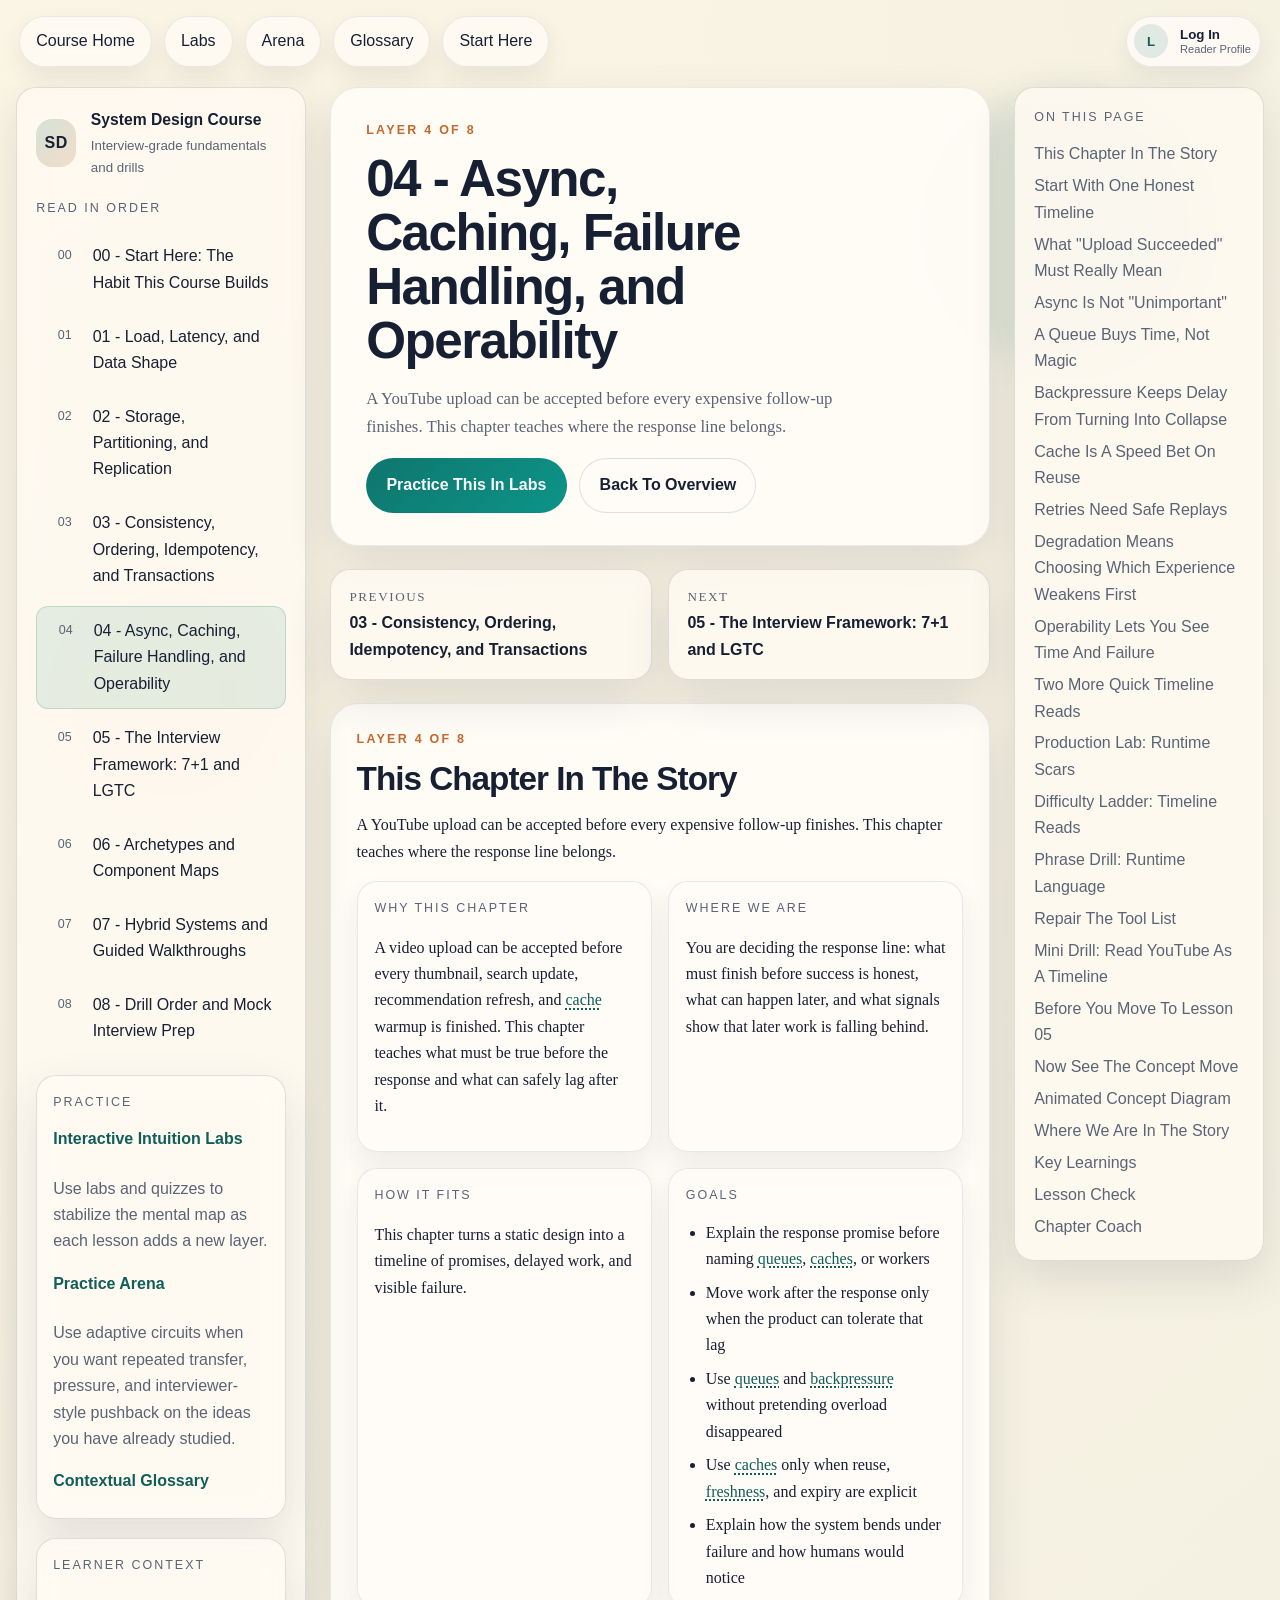
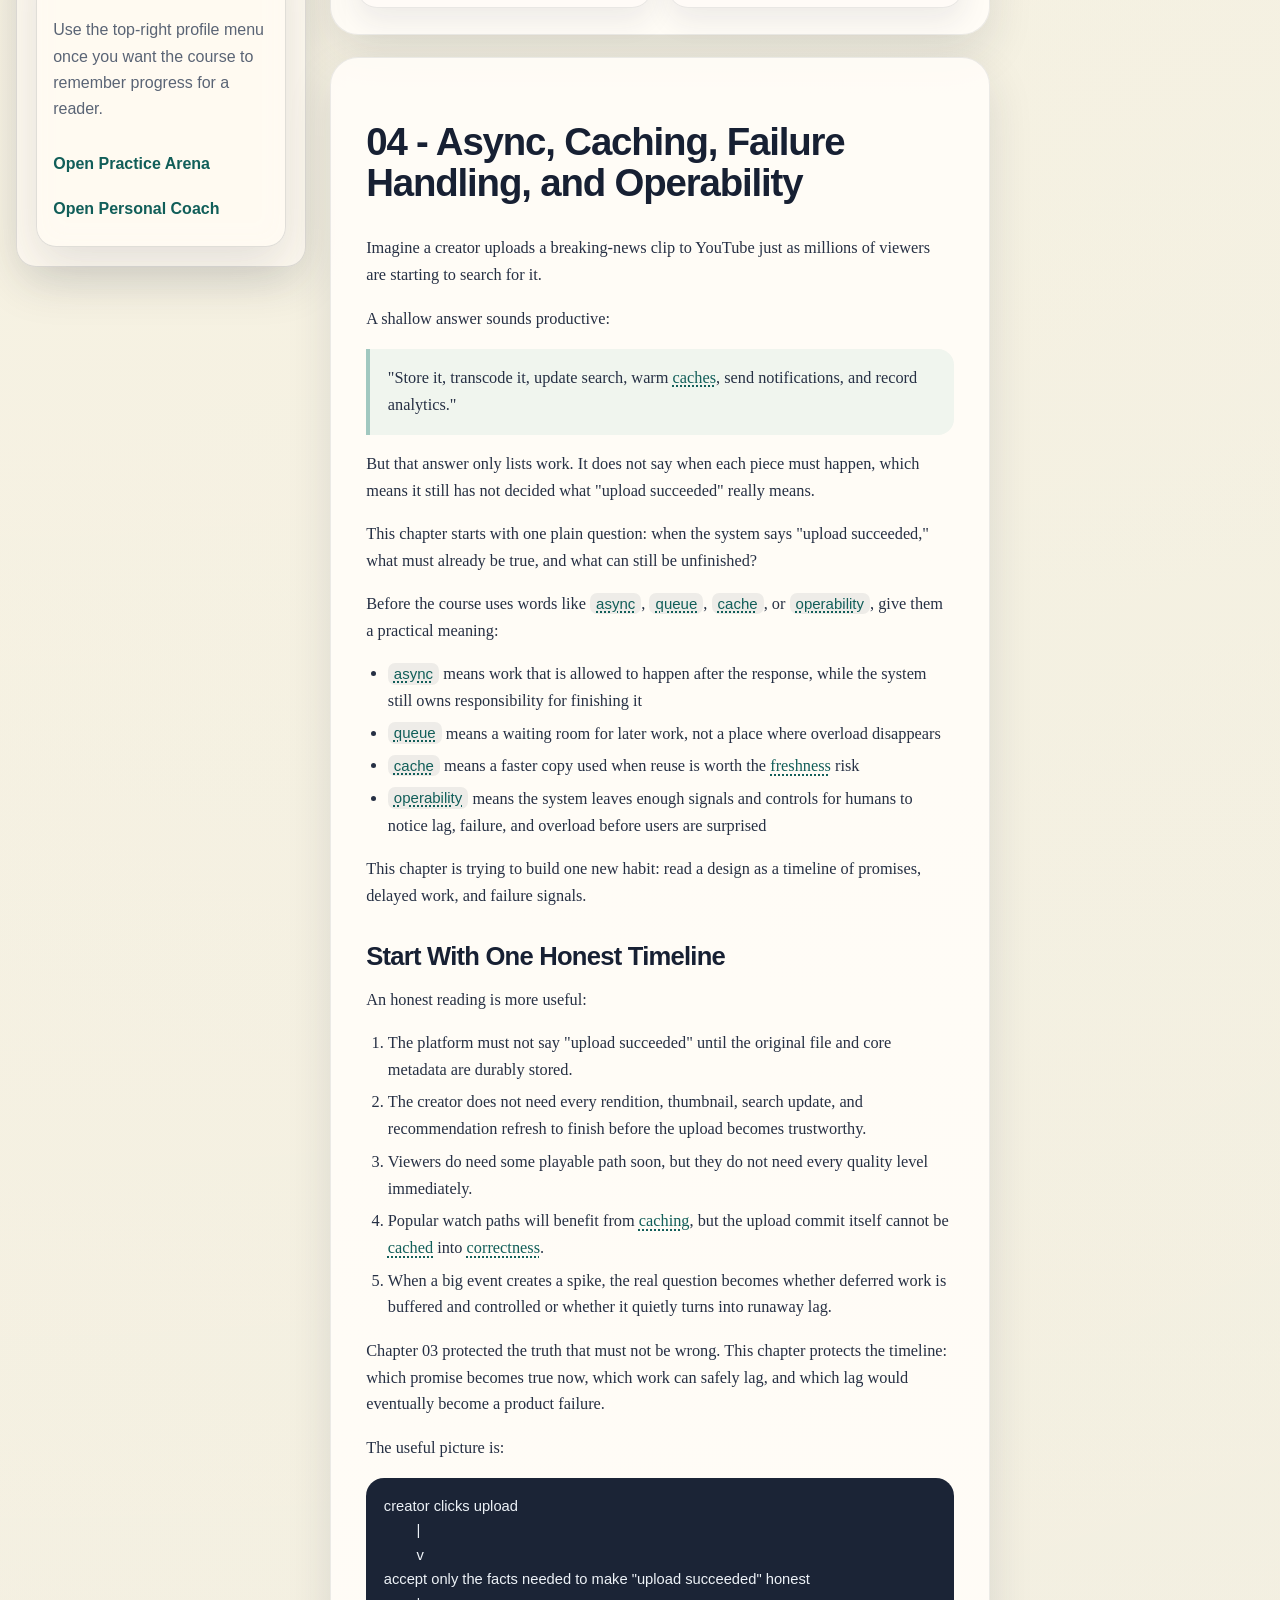
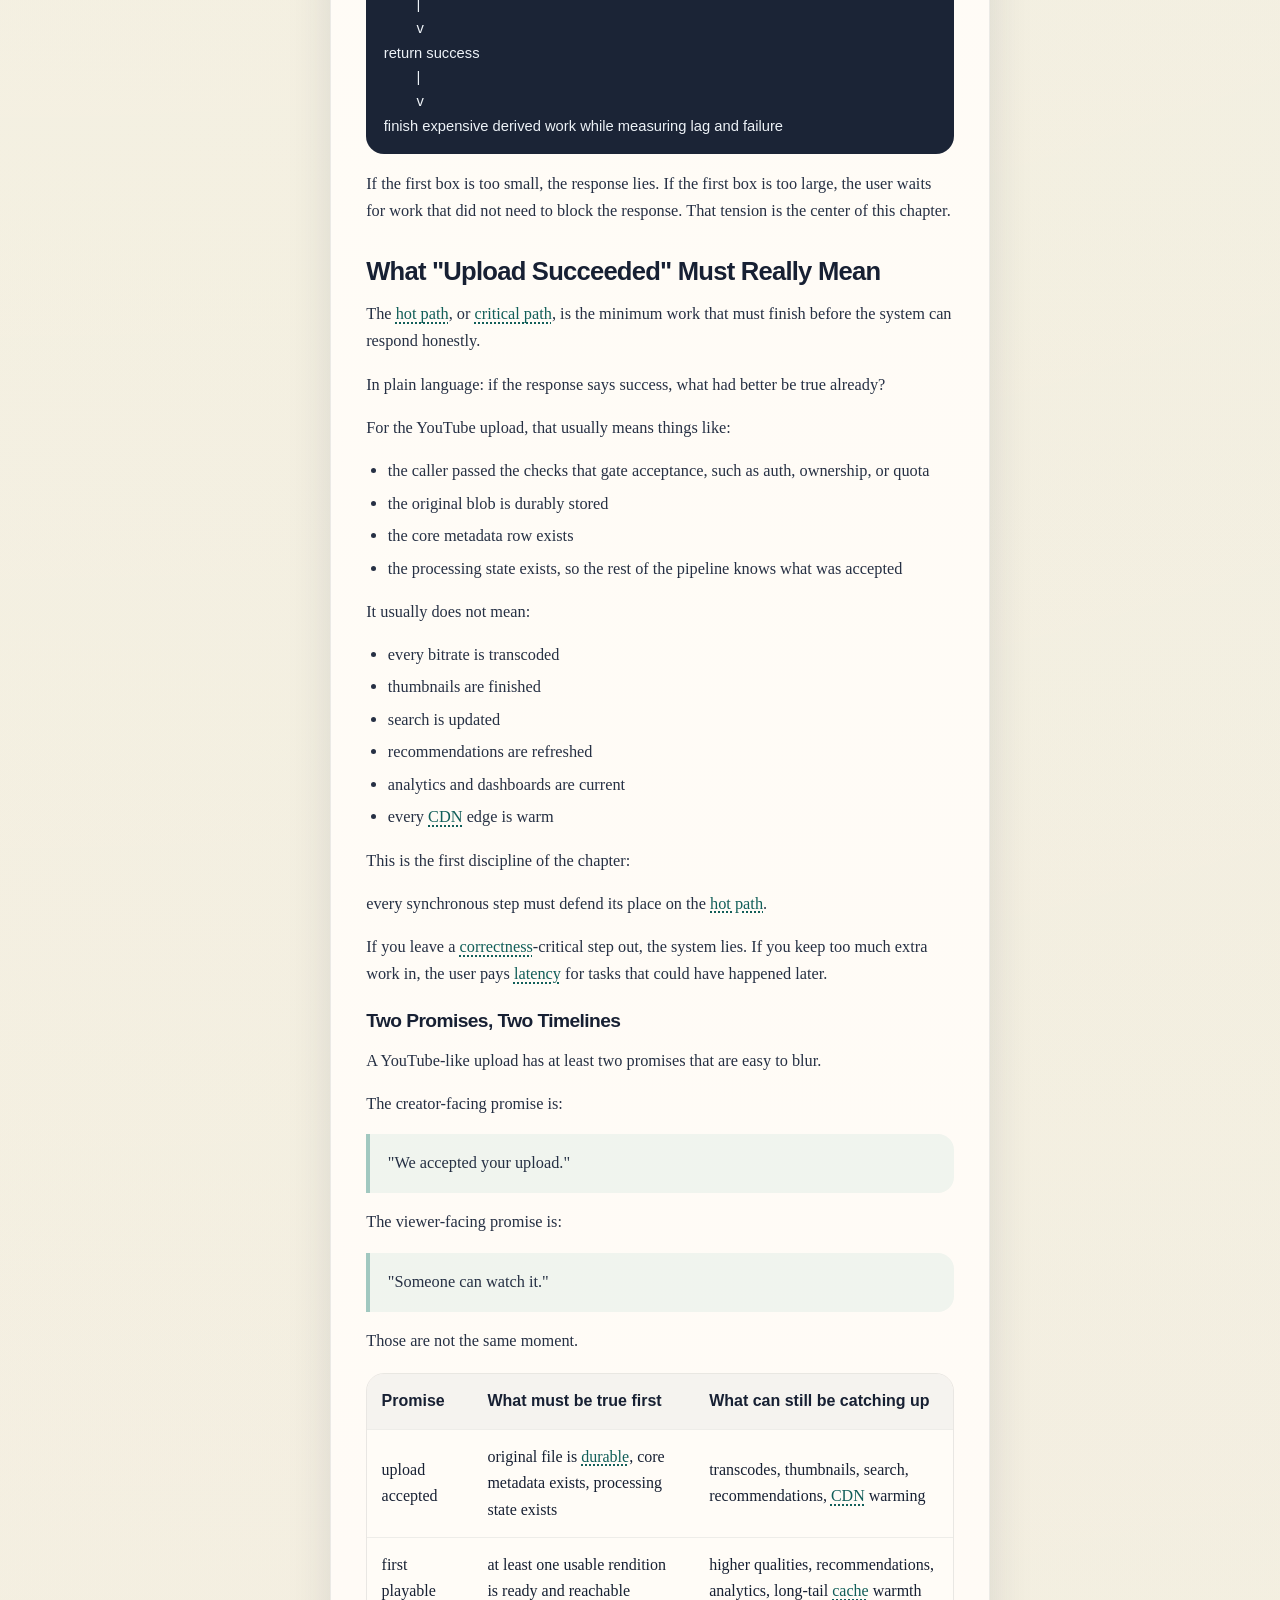
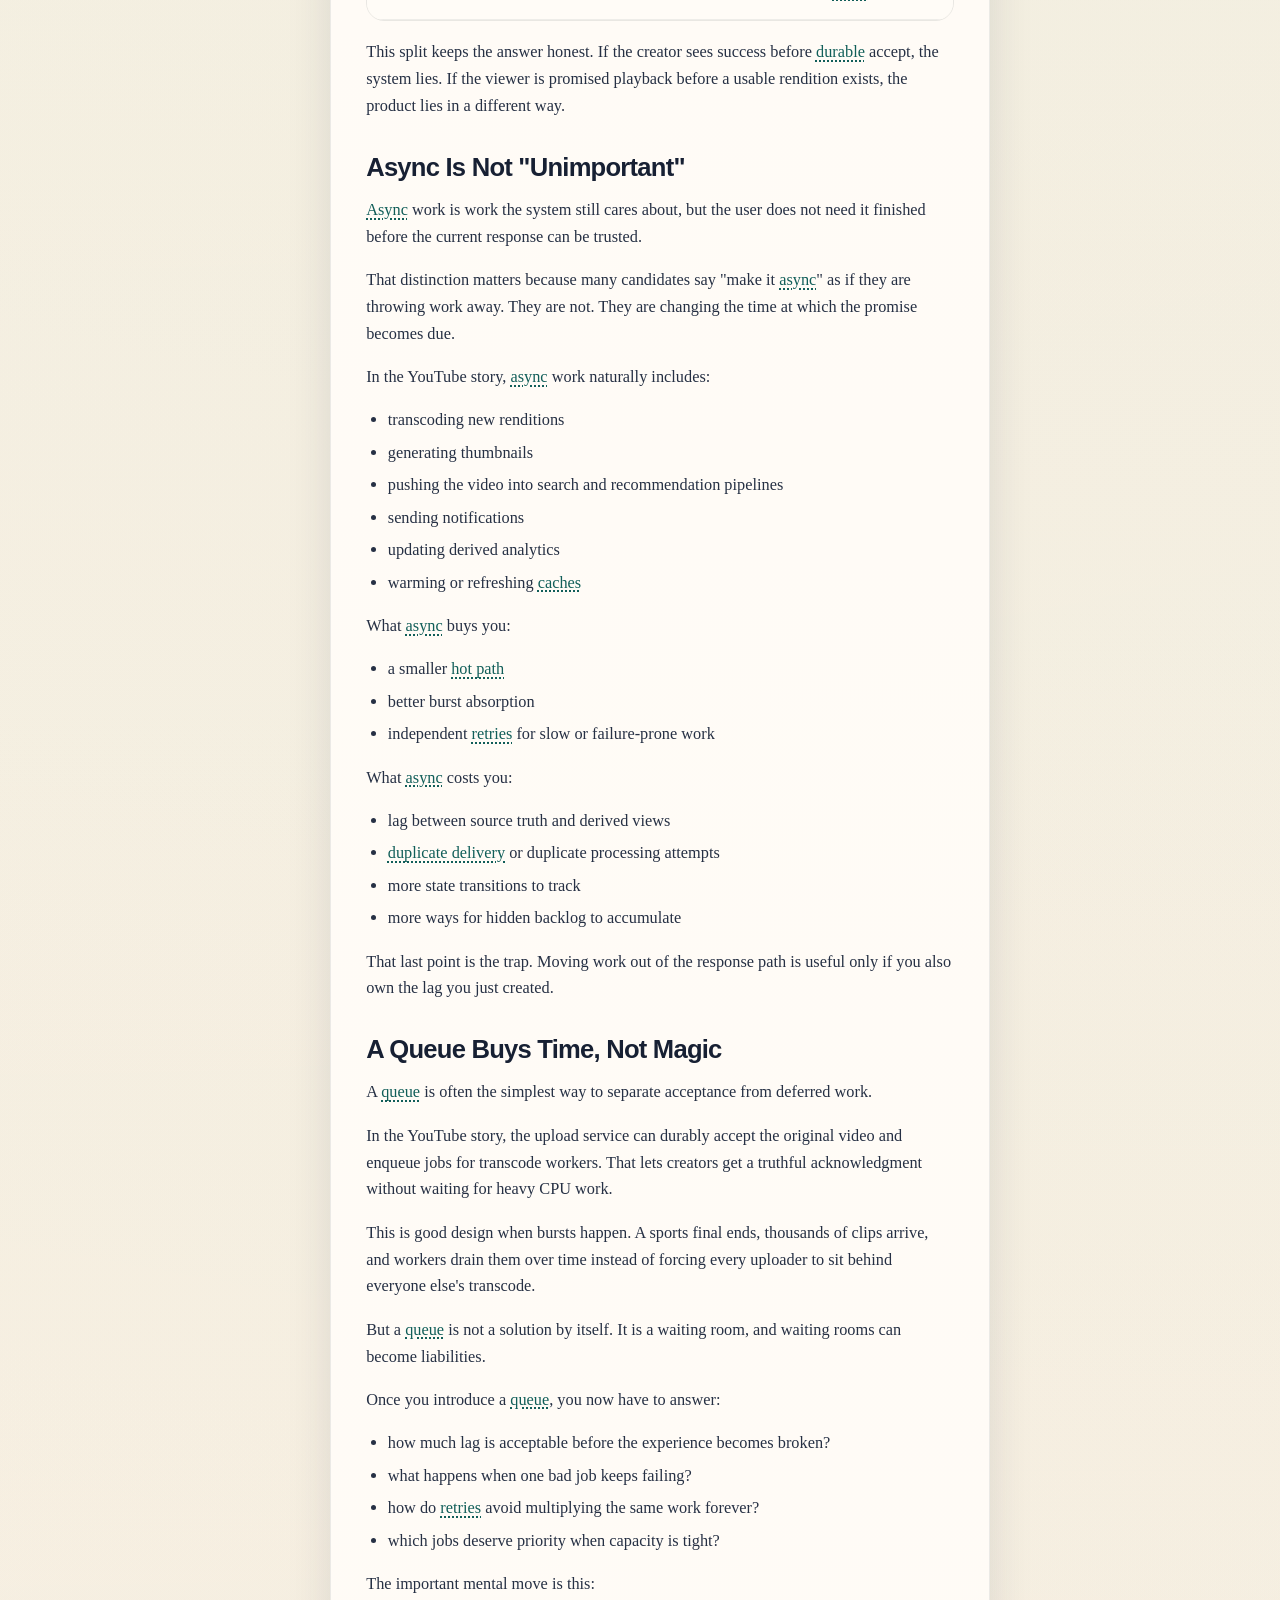
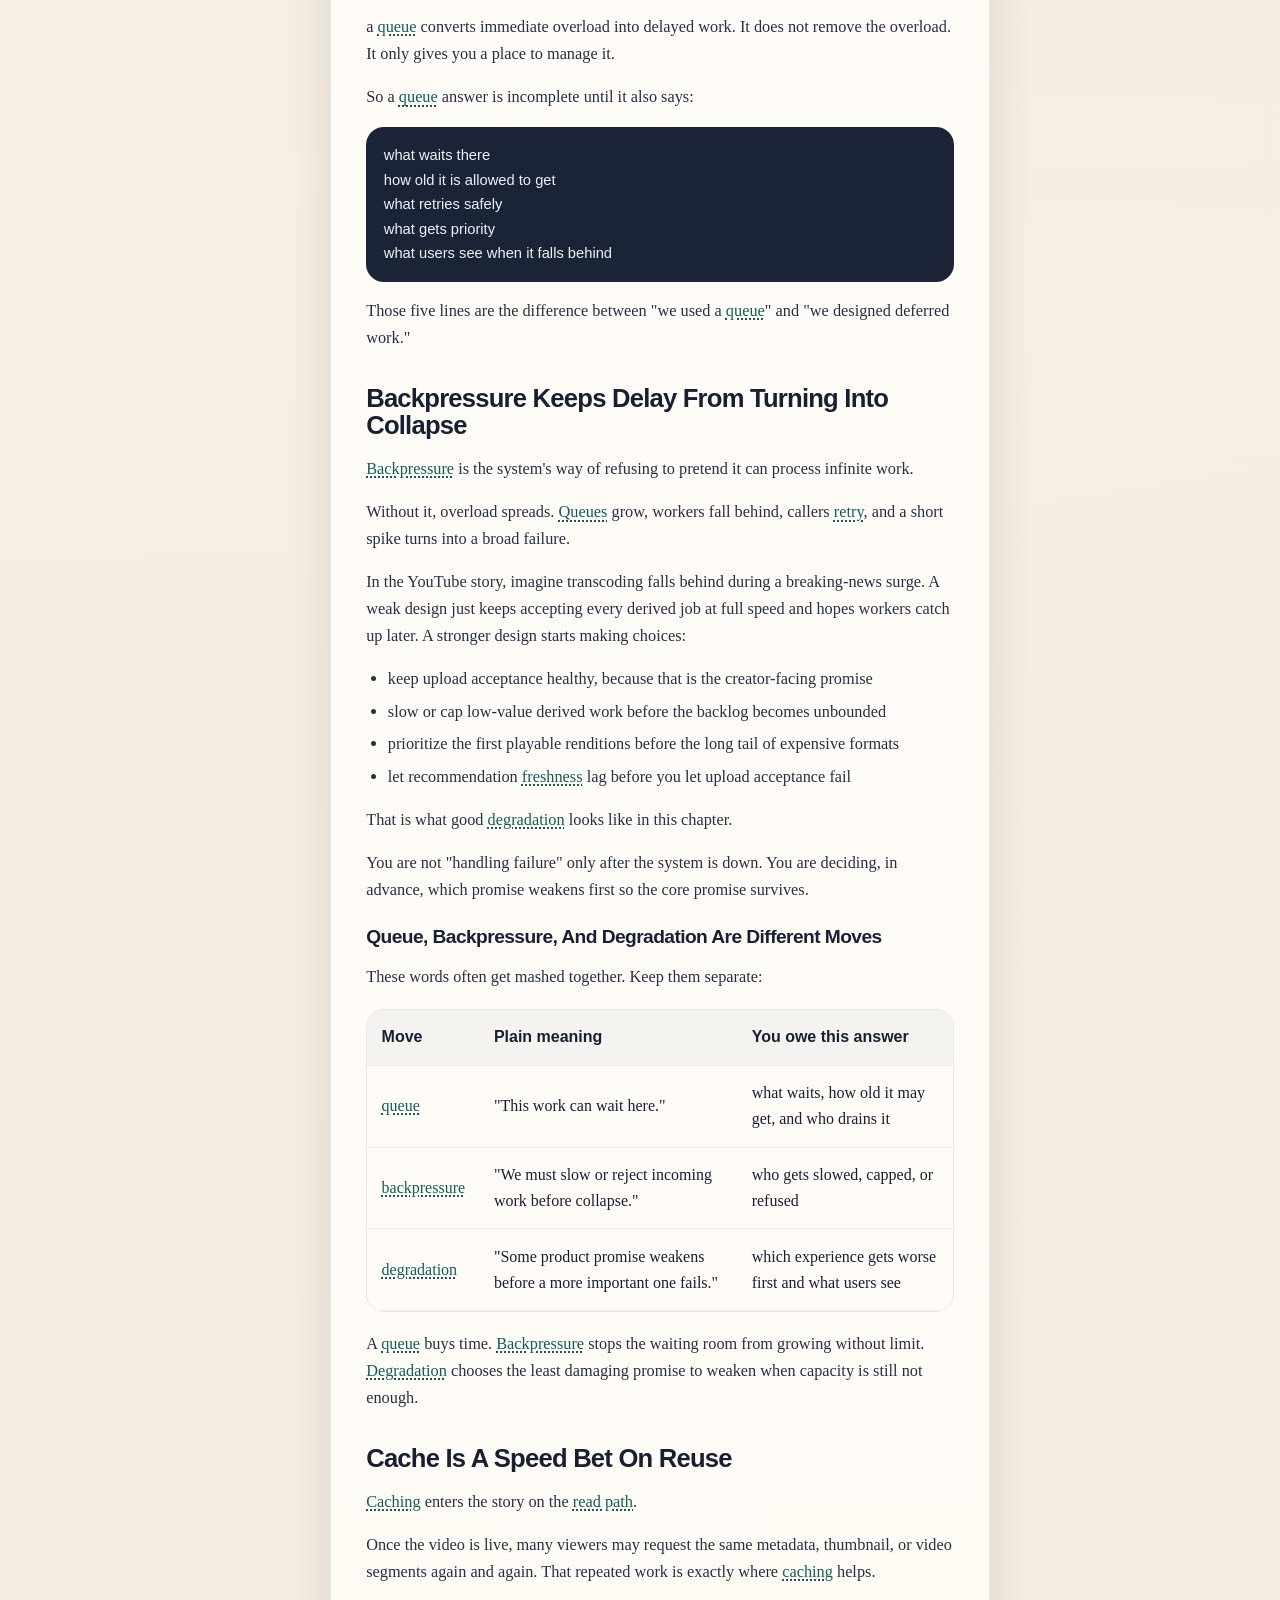
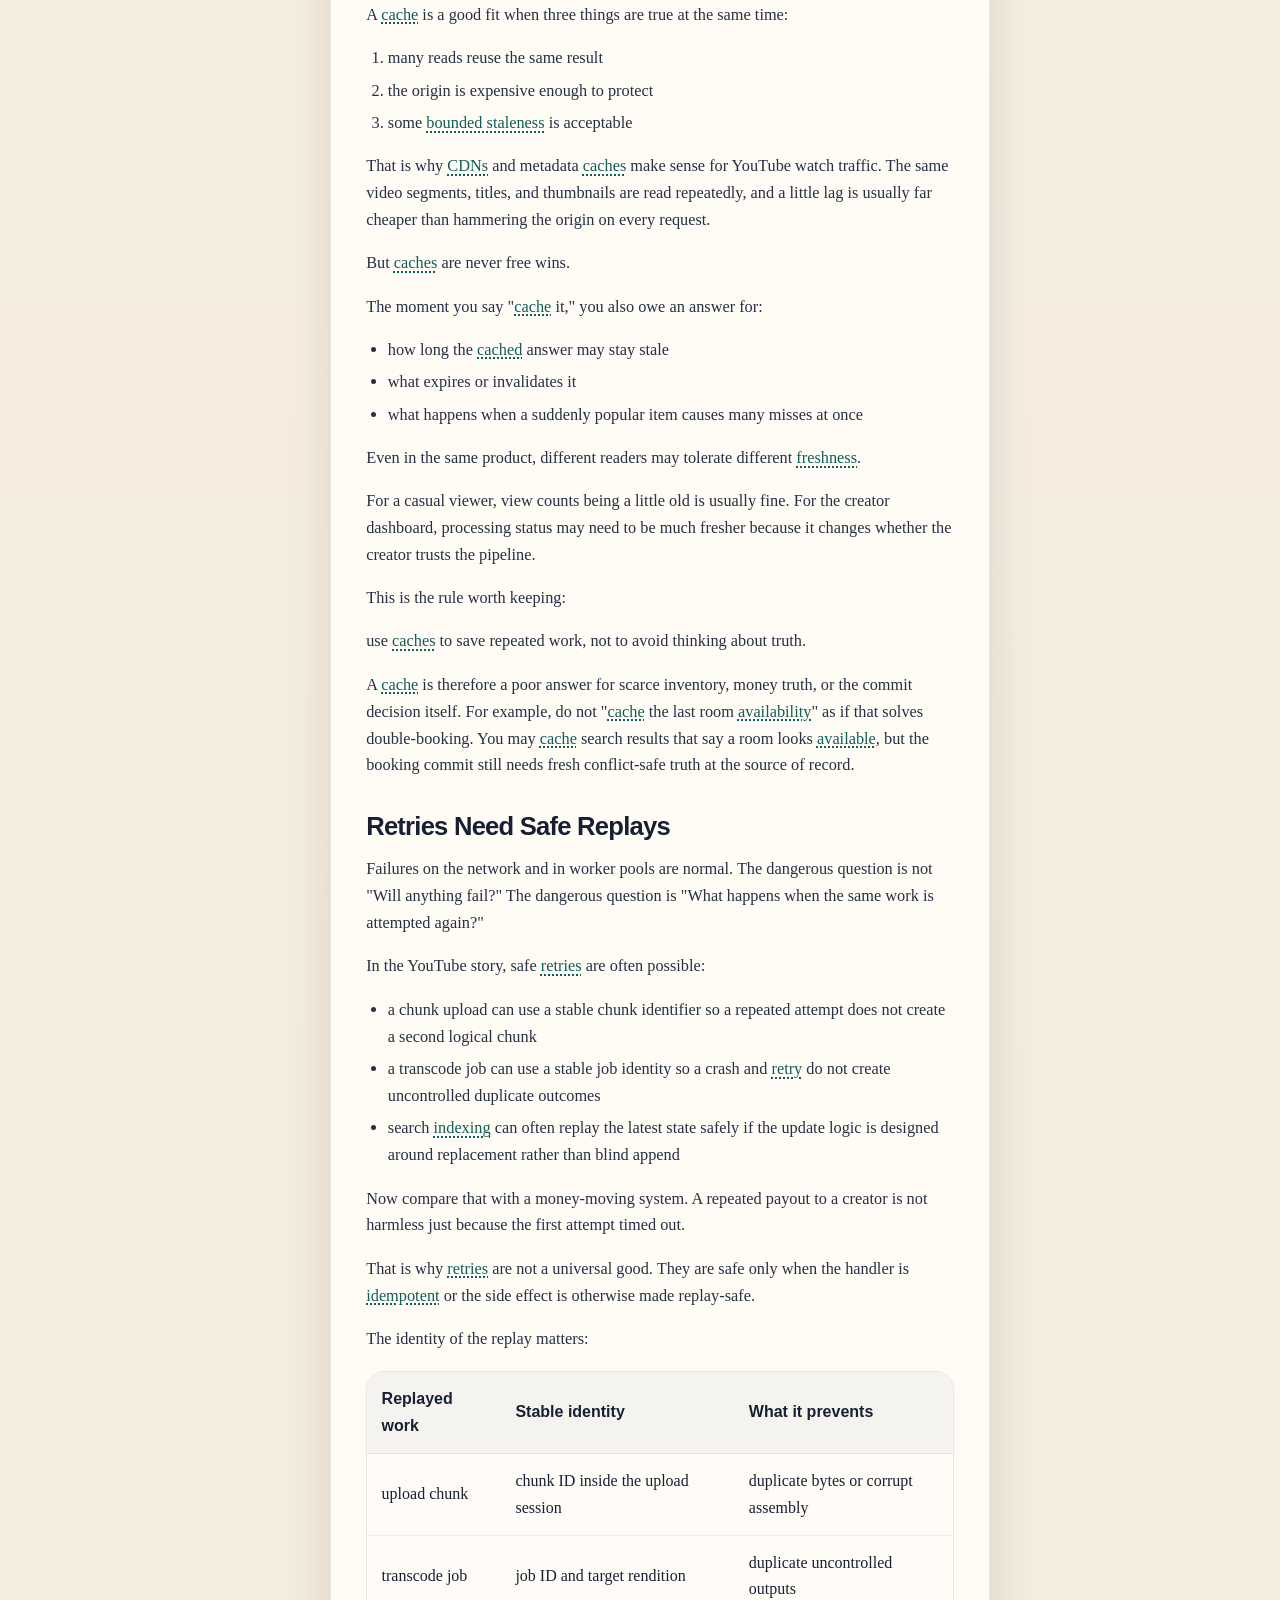
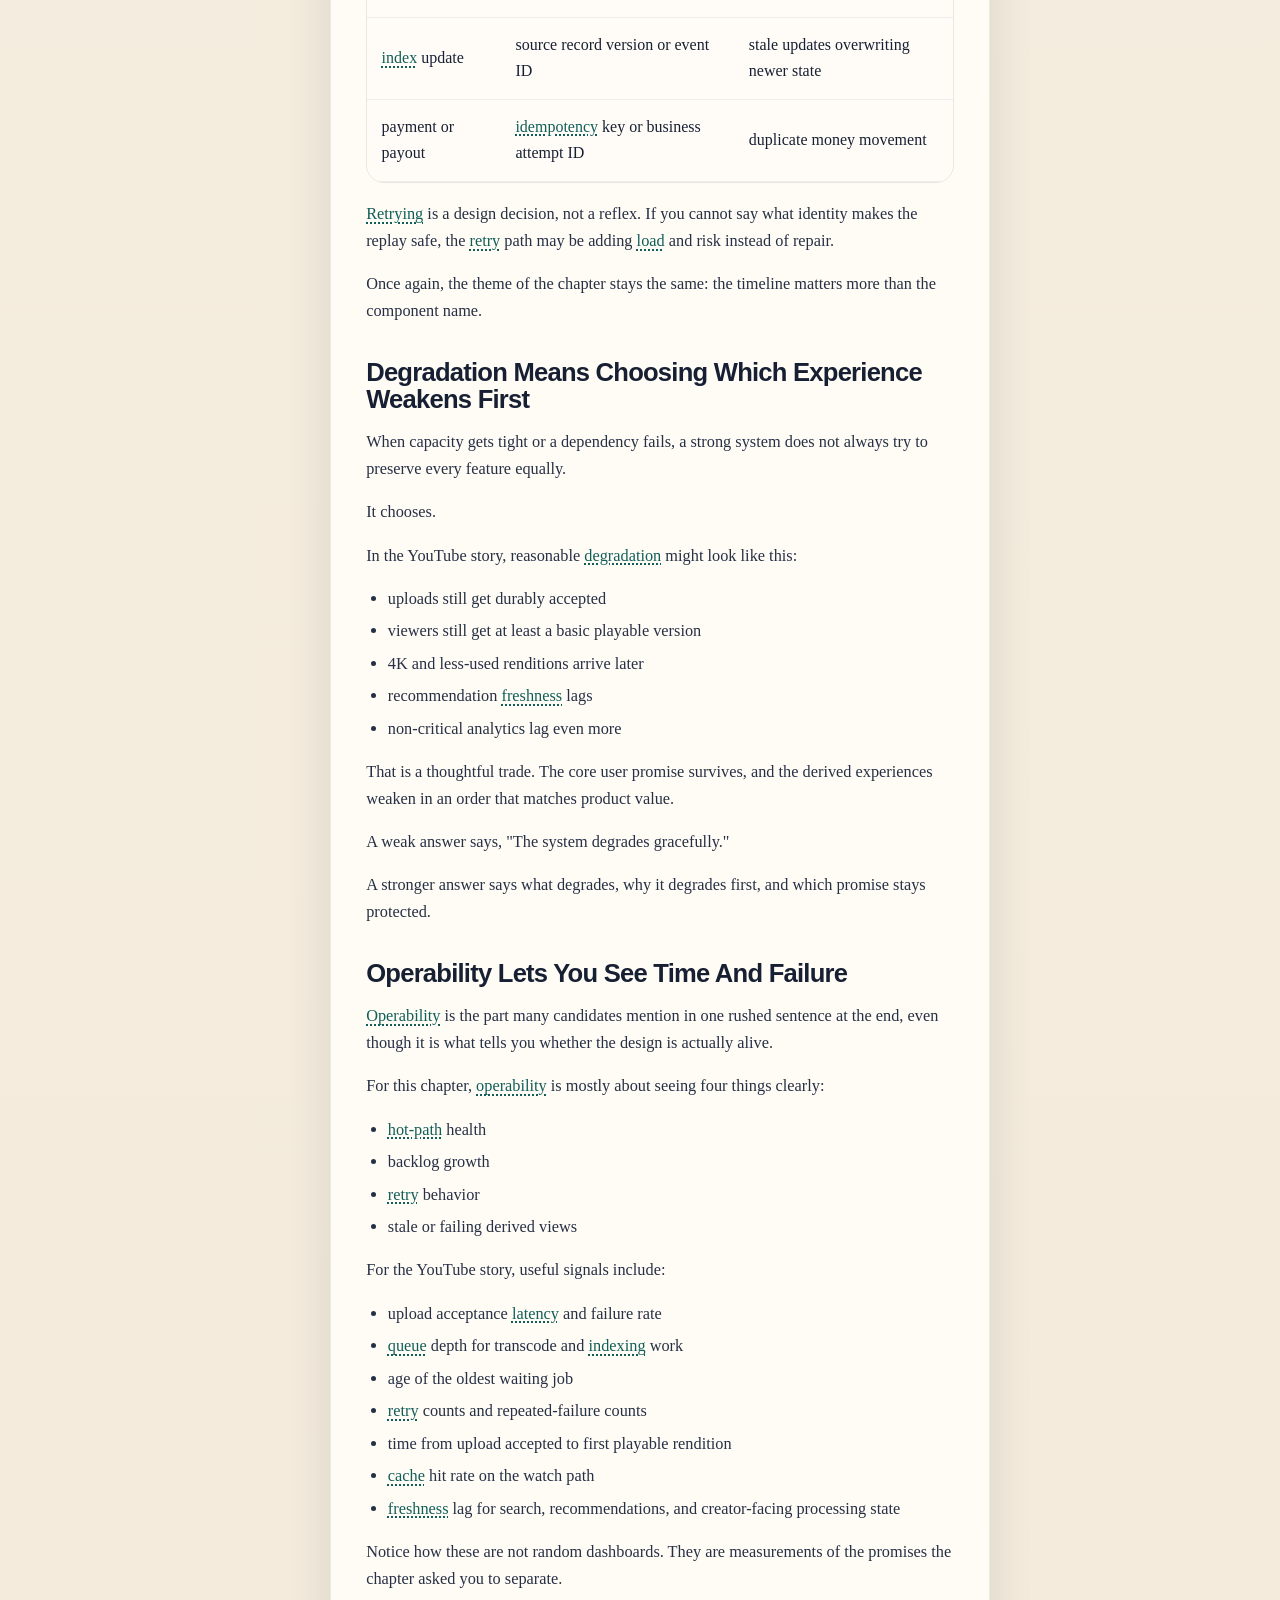
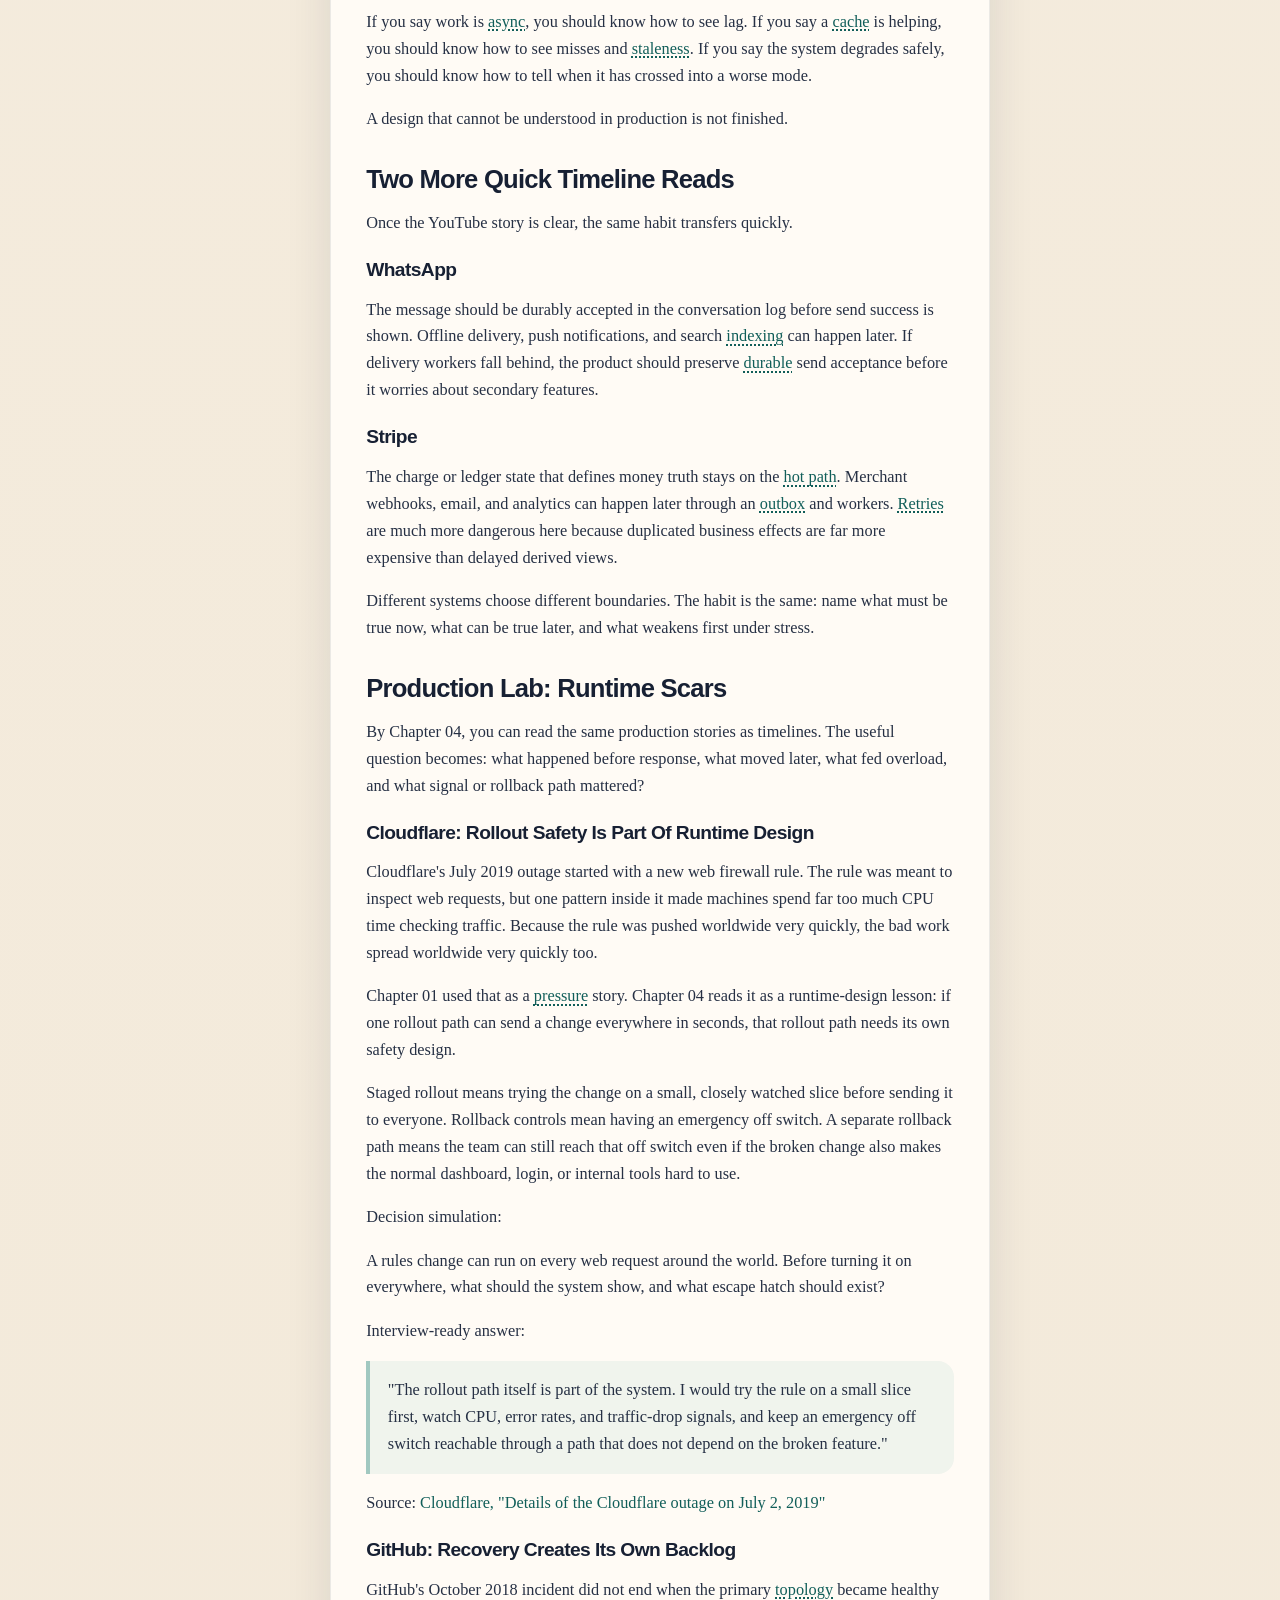
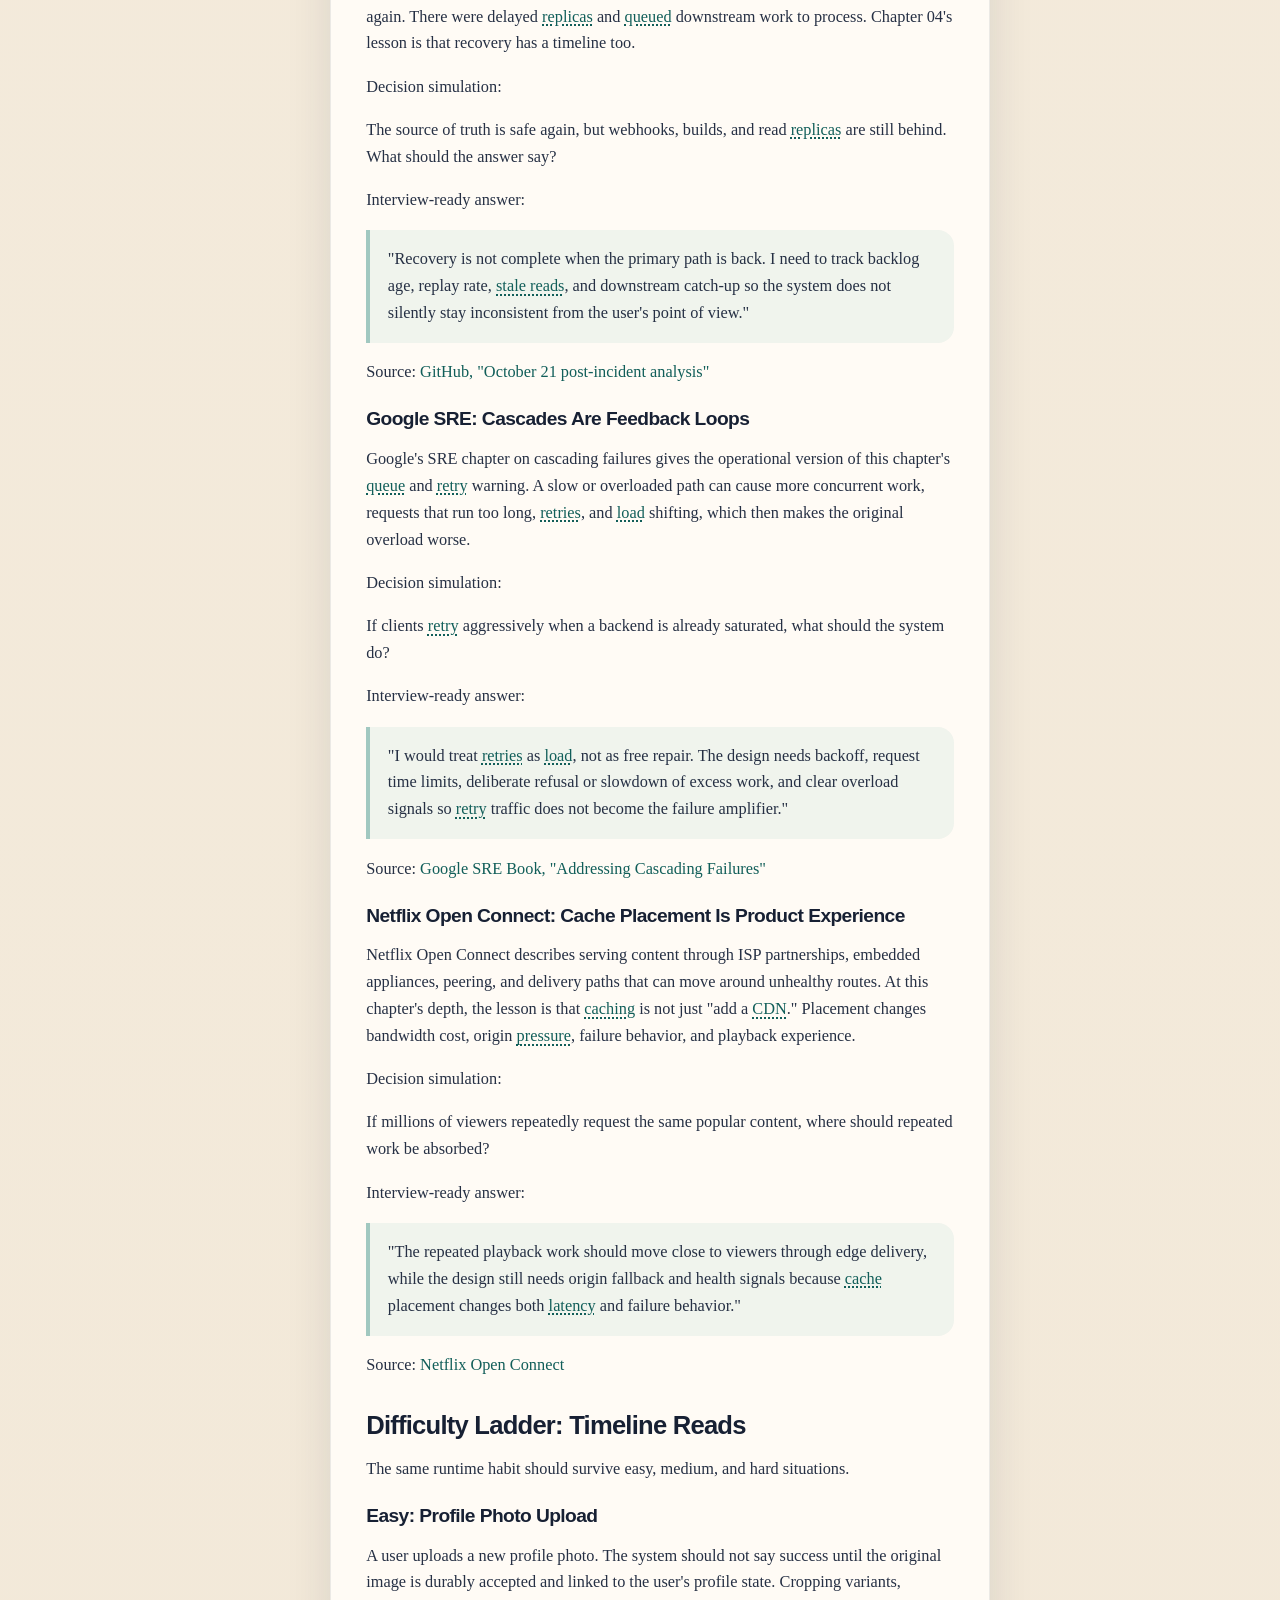
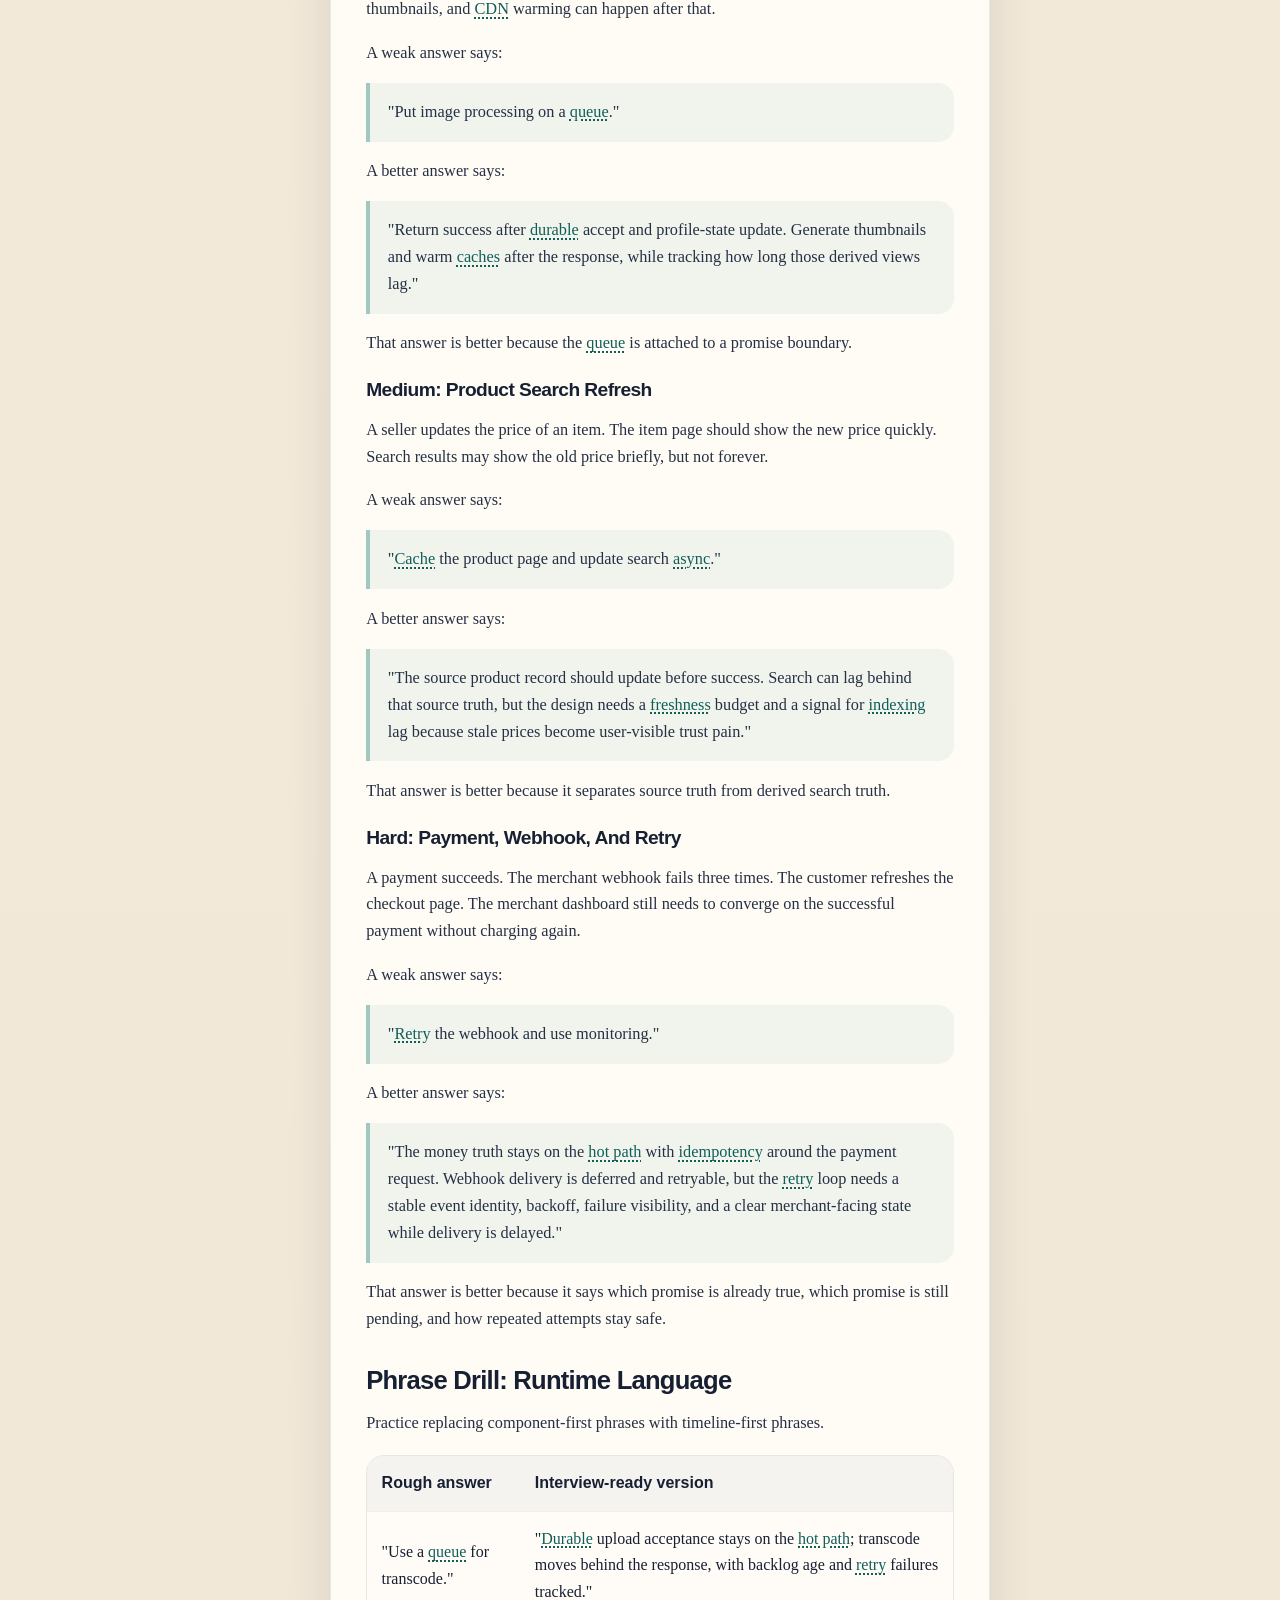
<file: site/04-async-caching-failure-handling-and-operability.html>
<!DOCTYPE html>
<html lang="en">
  <head>
    <meta charset="UTF-8" />
    <meta name="viewport" content="width=device-width, initial-scale=1.0" />
    <title>04 - Async, Caching, Failure Handling, and Operability | System Design Course</title>
    <meta
      name="description"
      content="A structured system design course with hyperlinks, lesson navigation, and interactive labs."
    />
    <link rel="icon" href="assets/favicon.svg" type="image/svg+xml" />
    <link rel="stylesheet" href="assets/style.css" />
    <link rel="stylesheet" href="assets/concept-diagrams.css" />
  </head>
  <body class="lesson-body">
    <div class="ambient ambient-one"></div>
    <div class="ambient ambient-two"></div>

    <header class="topbar">
      <nav class="topbar-nav" aria-label="Primary">
        <a class="topbar-link" href="index.html">Course Home</a>
        <a class="topbar-link" href="labs.html">Labs</a>
        <a class="topbar-link" href="arena.html">Arena</a>
        <a class="topbar-link" href="glossary.html">Glossary</a>
        <a class="topbar-link" href="00-study-method.html">Start Here</a>
      </nav>
      <div class="topbar-utility" data-topbar-personalization></div>
    </header>

    <div class="page-shell">

    <aside class="sidebar">
      <a class="brand" href="index.html">
        <span class="brand-mark">SD</span>
        <span class="brand-copy">
          <strong>System Design Course</strong>
          <small>Interview-grade fundamentals and drills</small>
        </span>
      </a>
      <nav class="sidebar-nav" aria-label="Course lessons">
        <p class="sidebar-label">Read In Order</p>
        <ol><li><a href="00-study-method.html"><span class="lesson-index">00</span><span>00 - Start Here: The Habit This Course Builds</span></a></li><li><a href="01-load-latency-and-data-shape.html"><span class="lesson-index">01</span><span>01 - Load, Latency, and Data Shape</span></a></li><li><a href="02-storage-partitioning-and-replication.html"><span class="lesson-index">02</span><span>02 - Storage, Partitioning, and Replication</span></a></li><li><a href="03-consistency-ordering-idempotency-and-transactions.html"><span class="lesson-index">03</span><span>03 - Consistency, Ordering, Idempotency, and Transactions</span></a></li><li class="is-active"><a href="04-async-caching-failure-handling-and-operability.html"><span class="lesson-index">04</span><span>04 - Async, Caching, Failure Handling, and Operability</span></a></li><li><a href="05-the-interview-framework-7-plus-1-and-lgtc.html"><span class="lesson-index">05</span><span>05 - The Interview Framework: 7+1 and LGTC</span></a></li><li><a href="06-archetypes-and-component-maps.html"><span class="lesson-index">06</span><span>06 - Archetypes and Component Maps</span></a></li><li><a href="07-hybrid-systems-and-guided-walkthroughs.html"><span class="lesson-index">07</span><span>07 - Hybrid Systems and Guided Walkthroughs</span></a></li><li><a href="08-drill-order-and-mock-interview-prep.html"><span class="lesson-index">08</span><span>08 - Drill Order and Mock Interview Prep</span></a></li></ol>
      </nav>
      <div class="sidebar-card">
        <p class="sidebar-label">Practice</p>
        <a class="sidebar-link" href="labs.html">Interactive Intuition Labs</a>
        <p>Use labs and quizzes to stabilize the mental map as each lesson adds a new layer.</p>
        <a class="sidebar-link" href="arena.html">Practice Arena</a>
        <p>Use adaptive circuits when you want repeated transfer, pressure, and interviewer-style pushback on the ideas you have already studied.</p>
        <a class="sidebar-link" href="glossary.html">Contextual Glossary</a>
      </div>
      <div class="sidebar-card learner-sidebar-card" data-learner-sidebar>
        <p class="sidebar-label">Learner Context</p>
        <p>Use the top-right profile menu to sign in, save progress, and unlock coaching once you have started the course.</p>
        <a class="sidebar-link" href="index.html#personal-coach">Open Personal Coach</a>
      </div>
    </aside>

      <main class="main-content">

    <section class="hero hero-lesson">
      <p class="eyebrow">Layer 4 of 8</p>
      <h1>04 - Async, Caching, Failure Handling, and Operability</h1>
      <p class="hero-copy">A YouTube upload can be accepted before every expensive follow-up finishes. This chapter teaches where the response line belongs.</p>
      <div class="hero-actions">
        <a class="button button-primary" href="labs.html">Practice This In Labs</a>
        <a class="button button-secondary" href="index.html">Back To Overview</a>
      </div>
    </section>

    <nav class="lesson-pager" aria-label="Lesson navigation">
      <a class="pager-card" href="03-consistency-ordering-idempotency-and-transactions.html"><span>Previous</span><strong>03 - Consistency, Ordering, Idempotency, and Transactions</strong></a>
      <a class="pager-card" href="05-the-interview-framework-7-plus-1-and-lgtc.html"><span>Next</span><strong>05 - The Interview Framework: 7+1 and LGTC</strong></a>
    </nav>


    <section class="chapter-frame" id="chapter-frame">
      <div class="section-heading">
        <p class="eyebrow">Layer 4 of 8</p>
        <h2>This Chapter In The Story</h2>
        <p>A YouTube upload can be accepted before every expensive follow-up finishes. This chapter teaches where the response line belongs.</p>
      </div>
      <div class="chapter-frame-grid">
        <article class="frame-card">
          <p class="panel-label">Why This Chapter</p>
          <p>A video upload can be accepted before every thumbnail, search update, recommendation refresh, and <a class="term-link" href="glossary.html#cache" title="A faster copy of data used to reduce latency or load.">cache</a> warmup is finished. This chapter teaches what must be true before the response and what can safely lag after it.</p>
        </article>
        <article class="frame-card">
          <p class="panel-label">Where We Are</p>
          <p>You are deciding the response line: what must finish before success is honest, what can happen later, and what signals show that later work is falling behind.</p>
        </article>
        <article class="frame-card">
          <p class="panel-label">How It Fits</p>
          <p>This chapter turns a static design into a timeline of promises, delayed work, and visible failure.</p>
        </article>
        <article class="frame-card">
          <p class="panel-label">Goals</p>
          <ul class="framed-list"><li>Explain the response promise before naming <a class="term-link" href="glossary.html#queue" title="A buffer that decouples producers from consumers over time.">queues</a>, <a class="term-link" href="glossary.html#cache" title="A faster copy of data used to reduce latency or load.">caches</a>, or workers</li><li>Move work after the response only when the product can tolerate that lag</li><li>Use <a class="term-link" href="glossary.html#queue" title="A buffer that decouples producers from consumers over time.">queues</a> and <a class="term-link" href="glossary.html#backpressure" title="A system slowing or limiting incoming work because it cannot safely keep up.">backpressure</a> without pretending overload disappeared</li><li>Use <a class="term-link" href="glossary.html#cache" title="A faster copy of data used to reduce latency or load.">caches</a> only when reuse, <a class="term-link" href="glossary.html#freshness" title="How up-to-date a read must be to be acceptable.">freshness</a>, and expiry are explicit</li><li>Explain how the system bends under failure and how humans would notice</li></ul>
        </article>
      </div>
    </section>

    <article class="prose">
      <h1 id="04-async-caching-failure-handling-and-operability">04 - Async, Caching, Failure Handling, and Operability</h1>
<p>Imagine a creator uploads a breaking-news clip to YouTube just as millions of viewers are starting to search for it.</p>
<p>A shallow answer sounds productive:</p>
<blockquote>&quot;Store it, transcode it, update search, warm <a class="term-link" href="glossary.html#cache" title="A faster copy of data used to reduce latency or load.">caches</a>, send notifications, and record analytics.&quot;</blockquote>
<p>But that answer only lists work. It does not say when each piece must happen, which means it still has not decided what &quot;upload succeeded&quot; really means.</p>
<p>This chapter starts with one plain question: when the system says &quot;upload succeeded,&quot; what must already be true, and what can still be unfinished?</p>
<p>Before the course uses words like <code><a class="term-link" href="glossary.html#async" title="Work that can happen later instead of blocking the user-visible result.">async</a></code>, <code><a class="term-link" href="glossary.html#queue" title="A buffer that decouples producers from consumers over time.">queue</a></code>, <code><a class="term-link" href="glossary.html#cache" title="A faster copy of data used to reduce latency or load.">cache</a></code>, or <code><a class="term-link" href="glossary.html#operability" title="How easy the system is to observe, debug, change, and keep healthy in production.">operability</a></code>, give them a practical meaning:</p>
<ul><li><code><a class="term-link" href="glossary.html#async" title="Work that can happen later instead of blocking the user-visible result.">async</a></code> means work that is allowed to happen after the response, while the system still owns responsibility for finishing it</li><li><code><a class="term-link" href="glossary.html#queue" title="A buffer that decouples producers from consumers over time.">queue</a></code> means a waiting room for later work, not a place where overload disappears</li><li><code><a class="term-link" href="glossary.html#cache" title="A faster copy of data used to reduce latency or load.">cache</a></code> means a faster copy used when reuse is worth the <a class="term-link" href="glossary.html#freshness" title="How up-to-date a read must be to be acceptable.">freshness</a> risk</li><li><code><a class="term-link" href="glossary.html#operability" title="How easy the system is to observe, debug, change, and keep healthy in production.">operability</a></code> means the system leaves enough signals and controls for humans to notice lag, failure, and overload before users are surprised</li></ul>
<p>This chapter is trying to build one new habit: read a design as a timeline of promises, delayed work, and failure signals.</p>
<h2 id="start-with-one-honest-timeline">Start With One Honest Timeline</h2>
<p>An honest reading is more useful:</p>
<ol><li>The platform must not say &quot;upload succeeded&quot; until the original file and core metadata are durably stored.</li><li>The creator does not need every rendition, thumbnail, search update, and recommendation refresh to finish before the upload becomes trustworthy.</li><li>Viewers do need some playable path soon, but they do not need every quality level immediately.</li><li>Popular watch paths will benefit from <a class="term-link" href="glossary.html#cache" title="A faster copy of data used to reduce latency or load.">caching</a>, but the upload commit itself cannot be <a class="term-link" href="glossary.html#cache" title="A faster copy of data used to reduce latency or load.">cached</a> into <a class="term-link" href="glossary.html#correctness" title="Whether the system does the right thing, not just whether it stays up.">correctness</a>.</li><li>When a big event creates a spike, the real question becomes whether deferred work is buffered and controlled or whether it quietly turns into runaway lag.</li></ol>
<p>Chapter 03 protected the truth that must not be wrong. This chapter protects the timeline: which promise becomes true now, which work can safely lag, and which lag would eventually become a product failure.</p>
<p>The useful picture is:</p>
<pre class="code-block"><code class="language-text">creator clicks upload
        |
        v
accept only the facts needed to make &quot;upload succeeded&quot; honest
        |
        v
return success
        |
        v
finish expensive derived work while measuring lag and failure</code></pre>
<p>If the first box is too small, the response lies. If the first box is too large, the user waits for work that did not need to block the response. That tension is the center of this chapter.</p>
<h2 id="what-upload-succeeded-must-really-mean">What &quot;Upload Succeeded&quot; Must Really Mean</h2>
<p>The <a class="term-link" href="glossary.html#hot-path" title="The work that must finish before the user can trust the result.">hot path</a>, or <a class="term-link" href="glossary.html#hot-path" title="The work that must finish before the user can trust the result.">critical path</a>, is the minimum work that must finish before the system can respond honestly.</p>
<p>In plain language: if the response says success, what had better be true already?</p>
<p>For the YouTube upload, that usually means things like:</p>
<ul><li>the caller passed the checks that gate acceptance, such as auth, ownership, or quota</li><li>the original blob is durably stored</li><li>the core metadata row exists</li><li>the processing state exists, so the rest of the pipeline knows what was accepted</li></ul>
<p>It usually does not mean:</p>
<ul><li>every bitrate is transcoded</li><li>thumbnails are finished</li><li>search is updated</li><li>recommendations are refreshed</li><li>analytics and dashboards are current</li><li>every <a class="term-link" href="glossary.html#cdn" title="A geographically distributed cache and delivery layer for serving content close to users.">CDN</a> edge is warm</li></ul>
<p>This is the first discipline of the chapter:</p>
<p>every synchronous step must defend its place on the <a class="term-link" href="glossary.html#hot-path" title="The work that must finish before the user can trust the result.">hot path</a>.</p>
<p>If you leave a <a class="term-link" href="glossary.html#correctness" title="Whether the system does the right thing, not just whether it stays up.">correctness</a>-critical step out, the system lies. If you keep too much extra work in, the user pays <a class="term-link" href="glossary.html#latency" title="How long a request, read, or write takes before a result is seen.">latency</a> for tasks that could have happened later.</p>
<h3 id="two-promises-two-timelines">Two Promises, Two Timelines</h3>
<p>A YouTube-like upload has at least two promises that are easy to blur.</p>
<p>The creator-facing promise is:</p>
<blockquote>&quot;We accepted your upload.&quot;</blockquote>
<p>The viewer-facing promise is:</p>
<blockquote>&quot;Someone can watch it.&quot;</blockquote>
<p>Those are not the same moment.</p>
<div class="table-wrap"><table><thead><tr><th>Promise</th><th>What must be true first</th><th>What can still be catching up</th></tr></thead><tbody><tr><td>upload accepted</td><td>original file is <a class="term-link" href="glossary.html#durability" title="Whether acknowledged data survives crashes and failures.">durable</a>, core metadata exists, processing state exists</td><td>transcodes, thumbnails, search, recommendations, <a class="term-link" href="glossary.html#cdn" title="A geographically distributed cache and delivery layer for serving content close to users.">CDN</a> warming</td></tr><tr><td>first playable</td><td>at least one usable rendition is ready and reachable</td><td>higher qualities, recommendations, analytics, long-tail <a class="term-link" href="glossary.html#cache" title="A faster copy of data used to reduce latency or load.">cache</a> warmth</td></tr></tbody></table></div>
<p>This split keeps the answer honest. If the creator sees success before <a class="term-link" href="glossary.html#durability" title="Whether acknowledged data survives crashes and failures.">durable</a> accept, the system lies. If the viewer is promised playback before a usable rendition exists, the product lies in a different way.</p>
<h2 id="async-is-not-unimportant">Async Is Not &quot;Unimportant&quot;</h2>
<p><a class="term-link" href="glossary.html#async" title="Work that can happen later instead of blocking the user-visible result.">Async</a> work is work the system still cares about, but the user does not need it finished before the current response can be trusted.</p>
<p>That distinction matters because many candidates say &quot;make it <a class="term-link" href="glossary.html#async" title="Work that can happen later instead of blocking the user-visible result.">async</a>&quot; as if they are throwing work away. They are not. They are changing the time at which the promise becomes due.</p>
<p>In the YouTube story, <a class="term-link" href="glossary.html#async" title="Work that can happen later instead of blocking the user-visible result.">async</a> work naturally includes:</p>
<ul><li>transcoding new renditions</li><li>generating thumbnails</li><li>pushing the video into search and recommendation pipelines</li><li>sending notifications</li><li>updating derived analytics</li><li>warming or refreshing <a class="term-link" href="glossary.html#cache" title="A faster copy of data used to reduce latency or load.">caches</a></li></ul>
<p>What <a class="term-link" href="glossary.html#async" title="Work that can happen later instead of blocking the user-visible result.">async</a> buys you:</p>
<ul><li>a smaller <a class="term-link" href="glossary.html#hot-path" title="The work that must finish before the user can trust the result.">hot path</a></li><li>better burst absorption</li><li>independent <a class="term-link" href="glossary.html#retry" title="Trying an operation again after a timeout or transient failure.">retries</a> for slow or failure-prone work</li></ul>
<p>What <a class="term-link" href="glossary.html#async" title="Work that can happen later instead of blocking the user-visible result.">async</a> costs you:</p>
<ul><li>lag between source truth and derived views</li><li><a class="term-link" href="glossary.html#deduplication" title="Detecting and suppressing duplicate work or duplicate events.">duplicate delivery</a> or duplicate processing attempts</li><li>more state transitions to track</li><li>more ways for hidden backlog to accumulate</li></ul>
<p>That last point is the trap. Moving work out of the response path is useful only if you also own the lag you just created.</p>
<h2 id="a-queue-buys-time-not-magic">A Queue Buys Time, Not Magic</h2>
<p>A <a class="term-link" href="glossary.html#queue" title="A buffer that decouples producers from consumers over time.">queue</a> is often the simplest way to separate acceptance from deferred work.</p>
<p>In the YouTube story, the upload service can durably accept the original video and enqueue jobs for transcode workers. That lets creators get a truthful acknowledgment without waiting for heavy CPU work.</p>
<p>This is good design when bursts happen. A sports final ends, thousands of clips arrive, and workers drain them over time instead of forcing every uploader to sit behind everyone else&#39;s transcode.</p>
<p>But a <a class="term-link" href="glossary.html#queue" title="A buffer that decouples producers from consumers over time.">queue</a> is not a solution by itself. It is a waiting room, and waiting rooms can become liabilities.</p>
<p>Once you introduce a <a class="term-link" href="glossary.html#queue" title="A buffer that decouples producers from consumers over time.">queue</a>, you now have to answer:</p>
<ul><li>how much lag is acceptable before the experience becomes broken?</li><li>what happens when one bad job keeps failing?</li><li>how do <a class="term-link" href="glossary.html#retry" title="Trying an operation again after a timeout or transient failure.">retries</a> avoid multiplying the same work forever?</li><li>which jobs deserve priority when capacity is tight?</li></ul>
<p>The important mental move is this:</p>
<p>a <a class="term-link" href="glossary.html#queue" title="A buffer that decouples producers from consumers over time.">queue</a> converts immediate overload into delayed work. It does not remove the overload. It only gives you a place to manage it.</p>
<p>So a <a class="term-link" href="glossary.html#queue" title="A buffer that decouples producers from consumers over time.">queue</a> answer is incomplete until it also says:</p>
<pre class="code-block"><code class="language-text">what waits there
how old it is allowed to get
what retries safely
what gets priority
what users see when it falls behind</code></pre>
<p>Those five lines are the difference between &quot;we used a <a class="term-link" href="glossary.html#queue" title="A buffer that decouples producers from consumers over time.">queue</a>&quot; and &quot;we designed deferred work.&quot;</p>
<h2 id="backpressure-keeps-delay-from-turning-into-collapse">Backpressure Keeps Delay From Turning Into Collapse</h2>
<p><a class="term-link" href="glossary.html#backpressure" title="A system slowing or limiting incoming work because it cannot safely keep up.">Backpressure</a> is the system&#39;s way of refusing to pretend it can process infinite work.</p>
<p>Without it, overload spreads. <a class="term-link" href="glossary.html#queue" title="A buffer that decouples producers from consumers over time.">Queues</a> grow, workers fall behind, callers <a class="term-link" href="glossary.html#retry" title="Trying an operation again after a timeout or transient failure.">retry</a>, and a short spike turns into a broad failure.</p>
<p>In the YouTube story, imagine transcoding falls behind during a breaking-news surge. A weak design just keeps accepting every derived job at full speed and hopes workers catch up later. A stronger design starts making choices:</p>
<ul><li>keep upload acceptance healthy, because that is the creator-facing promise</li><li>slow or cap low-value derived work before the backlog becomes unbounded</li><li>prioritize the first playable renditions before the long tail of expensive formats</li><li>let recommendation <a class="term-link" href="glossary.html#freshness" title="How up-to-date a read must be to be acceptable.">freshness</a> lag before you let upload acceptance fail</li></ul>
<p>That is what good <a class="term-link" href="glossary.html#degradation" title="Reduced behavior that keeps the most important path alive under stress.">degradation</a> looks like in this chapter.</p>
<p>You are not &quot;handling failure&quot; only after the system is down. You are deciding, in advance, which promise weakens first so the core promise survives.</p>
<h3 id="queue-backpressure-and-degradation-are-different-moves">Queue, Backpressure, And Degradation Are Different Moves</h3>
<p>These words often get mashed together. Keep them separate:</p>
<div class="table-wrap"><table><thead><tr><th>Move</th><th>Plain meaning</th><th>You owe this answer</th></tr></thead><tbody><tr><td><a class="term-link" href="glossary.html#queue" title="A buffer that decouples producers from consumers over time.">queue</a></td><td>&quot;This work can wait here.&quot;</td><td>what waits, how old it may get, and who drains it</td></tr><tr><td><a class="term-link" href="glossary.html#backpressure" title="A system slowing or limiting incoming work because it cannot safely keep up.">backpressure</a></td><td>&quot;We must slow or reject incoming work before collapse.&quot;</td><td>who gets slowed, capped, or refused</td></tr><tr><td><a class="term-link" href="glossary.html#degradation" title="Reduced behavior that keeps the most important path alive under stress.">degradation</a></td><td>&quot;Some product promise weakens before a more important one fails.&quot;</td><td>which experience gets worse first and what users see</td></tr></tbody></table></div>
<p>A <a class="term-link" href="glossary.html#queue" title="A buffer that decouples producers from consumers over time.">queue</a> buys time. <a class="term-link" href="glossary.html#backpressure" title="A system slowing or limiting incoming work because it cannot safely keep up.">Backpressure</a> stops the waiting room from growing without limit. <a class="term-link" href="glossary.html#degradation" title="Reduced behavior that keeps the most important path alive under stress.">Degradation</a> chooses the least damaging promise to weaken when capacity is still not enough.</p>
<h2 id="cache-is-a-speed-bet-on-reuse">Cache Is A Speed Bet On Reuse</h2>
<p><a class="term-link" href="glossary.html#cache" title="A faster copy of data used to reduce latency or load.">Caching</a> enters the story on the <a class="term-link" href="glossary.html#read-path" title="The path that serves queries, views, or retrieval from existing state.">read path</a>.</p>
<p>Once the video is live, many viewers may request the same metadata, thumbnail, or video segments again and again. That repeated work is exactly where <a class="term-link" href="glossary.html#cache" title="A faster copy of data used to reduce latency or load.">caching</a> helps.</p>
<p>A <a class="term-link" href="glossary.html#cache" title="A faster copy of data used to reduce latency or load.">cache</a> is a good fit when three things are true at the same time:</p>
<ol><li>many reads reuse the same result</li><li>the origin is expensive enough to protect</li><li>some <a class="term-link" href="glossary.html#freshness" title="How up-to-date a read must be to be acceptable.">bounded staleness</a> is acceptable</li></ol>
<p>That is why <a class="term-link" href="glossary.html#cdn" title="A geographically distributed cache and delivery layer for serving content close to users.">CDNs</a> and metadata <a class="term-link" href="glossary.html#cache" title="A faster copy of data used to reduce latency or load.">caches</a> make sense for YouTube watch traffic. The same video segments, titles, and thumbnails are read repeatedly, and a little lag is usually far cheaper than hammering the origin on every request.</p>
<p>But <a class="term-link" href="glossary.html#cache" title="A faster copy of data used to reduce latency or load.">caches</a> are never free wins.</p>
<p>The moment you say &quot;<a class="term-link" href="glossary.html#cache" title="A faster copy of data used to reduce latency or load.">cache</a> it,&quot; you also owe an answer for:</p>
<ul><li>how long the <a class="term-link" href="glossary.html#cache" title="A faster copy of data used to reduce latency or load.">cached</a> answer may stay stale</li><li>what expires or invalidates it</li><li>what happens when a suddenly popular item causes many misses at once</li></ul>
<p>Even in the same product, different readers may tolerate different <a class="term-link" href="glossary.html#freshness" title="How up-to-date a read must be to be acceptable.">freshness</a>.</p>
<p>For a casual viewer, view counts being a little old is usually fine. For the creator dashboard, processing status may need to be much fresher because it changes whether the creator trusts the pipeline.</p>
<p>This is the rule worth keeping:</p>
<p>use <a class="term-link" href="glossary.html#cache" title="A faster copy of data used to reduce latency or load.">caches</a> to save repeated work, not to avoid thinking about truth.</p>
<p>A <a class="term-link" href="glossary.html#cache" title="A faster copy of data used to reduce latency or load.">cache</a> is therefore a poor answer for scarce inventory, money truth, or the commit decision itself. For example, do not &quot;<a class="term-link" href="glossary.html#cache" title="A faster copy of data used to reduce latency or load.">cache</a> the last room <a class="term-link" href="glossary.html#availability" title="Whether the system can keep serving useful requests during faults or overload.">availability</a>&quot; as if that solves double-booking. You may <a class="term-link" href="glossary.html#cache" title="A faster copy of data used to reduce latency or load.">cache</a> search results that say a room looks <a class="term-link" href="glossary.html#availability" title="Whether the system can keep serving useful requests during faults or overload.">available</a>, but the booking commit still needs fresh conflict-safe truth at the source of record.</p>
<h2 id="retries-need-safe-replays">Retries Need Safe Replays</h2>
<p>Failures on the network and in worker pools are normal. The dangerous question is not &quot;Will anything fail?&quot; The dangerous question is &quot;What happens when the same work is attempted again?&quot;</p>
<p>In the YouTube story, safe <a class="term-link" href="glossary.html#retry" title="Trying an operation again after a timeout or transient failure.">retries</a> are often possible:</p>
<ul><li>a chunk upload can use a stable chunk identifier so a repeated attempt does not create a second logical chunk</li><li>a transcode job can use a stable job identity so a crash and <a class="term-link" href="glossary.html#retry" title="Trying an operation again after a timeout or transient failure.">retry</a> do not create uncontrolled duplicate outcomes</li><li>search <a class="term-link" href="glossary.html#index" title="A structure that makes specific lookups or scans faster.">indexing</a> can often replay the latest state safely if the update logic is designed around replacement rather than blind append</li></ul>
<p>Now compare that with a money-moving system. A repeated payout to a creator is not harmless just because the first attempt timed out.</p>
<p>That is why <a class="term-link" href="glossary.html#retry" title="Trying an operation again after a timeout or transient failure.">retries</a> are not a universal good. They are safe only when the handler is <a class="term-link" href="glossary.html#idempotency" title="Repeating the same request should not create a different final effect.">idempotent</a> or the side effect is otherwise made replay-safe.</p>
<p>The identity of the replay matters:</p>
<div class="table-wrap"><table><thead><tr><th>Replayed work</th><th>Stable identity</th><th>What it prevents</th></tr></thead><tbody><tr><td>upload chunk</td><td>chunk ID inside the upload session</td><td>duplicate bytes or corrupt assembly</td></tr><tr><td>transcode job</td><td>job ID and target rendition</td><td>duplicate uncontrolled outputs</td></tr><tr><td><a class="term-link" href="glossary.html#index" title="A structure that makes specific lookups or scans faster.">index</a> update</td><td>source record version or event ID</td><td>stale updates overwriting newer state</td></tr><tr><td>payment or payout</td><td><a class="term-link" href="glossary.html#idempotency" title="Repeating the same request should not create a different final effect.">idempotency</a> key or business attempt ID</td><td>duplicate money movement</td></tr></tbody></table></div>
<p><a class="term-link" href="glossary.html#retry" title="Trying an operation again after a timeout or transient failure.">Retrying</a> is a design decision, not a reflex. If you cannot say what identity makes the replay safe, the <a class="term-link" href="glossary.html#retry" title="Trying an operation again after a timeout or transient failure.">retry</a> path may be adding <a class="term-link" href="glossary.html#load" title="How much work hits the system over time.">load</a> and risk instead of repair.</p>
<p>Once again, the theme of the chapter stays the same: the timeline matters more than the component name.</p>
<h2 id="degradation-means-choosing-which-experience-weakens-first">Degradation Means Choosing Which Experience Weakens First</h2>
<p>When capacity gets tight or a dependency fails, a strong system does not always try to preserve every feature equally.</p>
<p>It chooses.</p>
<p>In the YouTube story, reasonable <a class="term-link" href="glossary.html#degradation" title="Reduced behavior that keeps the most important path alive under stress.">degradation</a> might look like this:</p>
<ul><li>uploads still get durably accepted</li><li>viewers still get at least a basic playable version</li><li>4K and less-used renditions arrive later</li><li>recommendation <a class="term-link" href="glossary.html#freshness" title="How up-to-date a read must be to be acceptable.">freshness</a> lags</li><li>non-critical analytics lag even more</li></ul>
<p>That is a thoughtful trade. The core user promise survives, and the derived experiences weaken in an order that matches product value.</p>
<p>A weak answer says, &quot;The system degrades gracefully.&quot;</p>
<p>A stronger answer says what degrades, why it degrades first, and which promise stays protected.</p>
<h2 id="operability-lets-you-see-time-and-failure">Operability Lets You See Time And Failure</h2>
<p><a class="term-link" href="glossary.html#operability" title="How easy the system is to observe, debug, change, and keep healthy in production.">Operability</a> is the part many candidates mention in one rushed sentence at the end, even though it is what tells you whether the design is actually alive.</p>
<p>For this chapter, <a class="term-link" href="glossary.html#operability" title="How easy the system is to observe, debug, change, and keep healthy in production.">operability</a> is mostly about seeing four things clearly:</p>
<ul><li><a class="term-link" href="glossary.html#hot-path" title="The work that must finish before the user can trust the result.">hot-path</a> health</li><li>backlog growth</li><li><a class="term-link" href="glossary.html#retry" title="Trying an operation again after a timeout or transient failure.">retry</a> behavior</li><li>stale or failing derived views</li></ul>
<p>For the YouTube story, useful signals include:</p>
<ul><li>upload acceptance <a class="term-link" href="glossary.html#latency" title="How long a request, read, or write takes before a result is seen.">latency</a> and failure rate</li><li><a class="term-link" href="glossary.html#queue" title="A buffer that decouples producers from consumers over time.">queue</a> depth for transcode and <a class="term-link" href="glossary.html#index" title="A structure that makes specific lookups or scans faster.">indexing</a> work</li><li>age of the oldest waiting job</li><li><a class="term-link" href="glossary.html#retry" title="Trying an operation again after a timeout or transient failure.">retry</a> counts and repeated-failure counts</li><li>time from upload accepted to first playable rendition</li><li><a class="term-link" href="glossary.html#cache" title="A faster copy of data used to reduce latency or load.">cache</a> hit rate on the watch path</li><li><a class="term-link" href="glossary.html#freshness" title="How up-to-date a read must be to be acceptable.">freshness</a> lag for search, recommendations, and creator-facing processing state</li></ul>
<p>Notice how these are not random dashboards. They are measurements of the promises the chapter asked you to separate.</p>
<p>If you say work is <a class="term-link" href="glossary.html#async" title="Work that can happen later instead of blocking the user-visible result.">async</a>, you should know how to see lag. If you say a <a class="term-link" href="glossary.html#cache" title="A faster copy of data used to reduce latency or load.">cache</a> is helping, you should know how to see misses and <a class="term-link" href="glossary.html#freshness" title="How up-to-date a read must be to be acceptable.">staleness</a>. If you say the system degrades safely, you should know how to tell when it has crossed into a worse mode.</p>
<p>A design that cannot be understood in production is not finished.</p>
<h2 id="two-more-quick-timeline-reads">Two More Quick Timeline Reads</h2>
<p>Once the YouTube story is clear, the same habit transfers quickly.</p>
<h3 id="whatsapp">WhatsApp</h3>
<p>The message should be durably accepted in the conversation log before send success is shown. Offline delivery, push notifications, and search <a class="term-link" href="glossary.html#index" title="A structure that makes specific lookups or scans faster.">indexing</a> can happen later. If delivery workers fall behind, the product should preserve <a class="term-link" href="glossary.html#durability" title="Whether acknowledged data survives crashes and failures.">durable</a> send acceptance before it worries about secondary features.</p>
<h3 id="stripe">Stripe</h3>
<p>The charge or ledger state that defines money truth stays on the <a class="term-link" href="glossary.html#hot-path" title="The work that must finish before the user can trust the result.">hot path</a>. Merchant webhooks, email, and analytics can happen later through an <a class="term-link" href="glossary.html#outbox" title="A pattern for atomically recording a state change and the event that should be published.">outbox</a> and workers. <a class="term-link" href="glossary.html#retry" title="Trying an operation again after a timeout or transient failure.">Retries</a> are much more dangerous here because duplicated business effects are far more expensive than delayed derived views.</p>
<p>Different systems choose different boundaries. The habit is the same: name what must be true now, what can be true later, and what weakens first under stress.</p>
<h2 id="production-lab-runtime-scars">Production Lab: Runtime Scars</h2>
<p>By Chapter 04, you can read the same production stories as timelines. The useful question becomes: what happened before response, what moved later, what fed overload, and what signal or rollback path mattered?</p>
<h3 id="cloudflare-rollout-safety-is-part-of-runtime-design">Cloudflare: Rollout Safety Is Part Of Runtime Design</h3>
<p>Cloudflare&#39;s July 2019 outage started with a new web firewall rule. The rule was meant to inspect web requests, but one pattern inside it made machines spend far too much CPU time checking traffic. Because the rule was pushed worldwide very quickly, the bad work spread worldwide very quickly too.</p>
<p>Chapter 01 used that as a <a class="term-link" href="glossary.html#pressure" title="The force that makes a system difficult to design.">pressure</a> story. Chapter 04 reads it as a runtime-design lesson: if one rollout path can send a change everywhere in seconds, that rollout path needs its own safety design.</p>
<p>Staged rollout means trying the change on a small, closely watched slice before sending it to everyone. Rollback controls mean having an emergency off switch. A separate rollback path means the team can still reach that off switch even if the broken change also makes the normal dashboard, login, or internal tools hard to use.</p>
<p>Decision simulation:</p>
<p>A rules change can run on every web request around the world. Before turning it on everywhere, what should the system show, and what escape hatch should exist?</p>
<p>Interview-ready answer:</p>
<blockquote>&quot;The rollout path itself is part of the system. I would try the rule on a small slice first, watch CPU, error rates, and traffic-drop signals, and keep an emergency off switch reachable through a path that does not depend on the broken feature.&quot;</blockquote>
<p>Source: <a href="https://blog.cloudflare.com/details-of-the-cloudflare-outage-on-july-2-2019/">Cloudflare, &quot;Details of the Cloudflare outage on July 2, 2019&quot;</a></p>
<h3 id="github-recovery-creates-its-own-backlog">GitHub: Recovery Creates Its Own Backlog</h3>
<p>GitHub&#39;s October 2018 incident did not end when the primary <a class="term-link" href="glossary.html#topology" title="How data and work move through space and time in the system.">topology</a> became healthy again. There were delayed <a class="term-link" href="glossary.html#replication" title="Keeping multiple copies of data or service state.">replicas</a> and <a class="term-link" href="glossary.html#queue" title="A buffer that decouples producers from consumers over time.">queued</a> downstream work to process. Chapter 04&#39;s lesson is that recovery has a timeline too.</p>
<p>Decision simulation:</p>
<p>The source of truth is safe again, but webhooks, builds, and read <a class="term-link" href="glossary.html#replication" title="Keeping multiple copies of data or service state.">replicas</a> are still behind. What should the answer say?</p>
<p>Interview-ready answer:</p>
<blockquote>&quot;Recovery is not complete when the primary path is back. I need to track backlog age, replay rate, <a class="term-link" href="glossary.html#freshness" title="How up-to-date a read must be to be acceptable.">stale reads</a>, and downstream catch-up so the system does not silently stay inconsistent from the user&#39;s point of view.&quot;</blockquote>
<p>Source: <a href="https://github.blog/news-insights/company-news/oct21-post-incident-analysis/">GitHub, &quot;October 21 post-incident analysis&quot;</a></p>
<h3 id="google-sre-cascades-are-feedback-loops">Google SRE: Cascades Are Feedback Loops</h3>
<p>Google&#39;s SRE chapter on cascading failures gives the operational version of this chapter&#39;s <a class="term-link" href="glossary.html#queue" title="A buffer that decouples producers from consumers over time.">queue</a> and <a class="term-link" href="glossary.html#retry" title="Trying an operation again after a timeout or transient failure.">retry</a> warning. A slow or overloaded path can cause more concurrent work, requests that run too long, <a class="term-link" href="glossary.html#retry" title="Trying an operation again after a timeout or transient failure.">retries</a>, and <a class="term-link" href="glossary.html#load" title="How much work hits the system over time.">load</a> shifting, which then makes the original overload worse.</p>
<p>Decision simulation:</p>
<p>If clients <a class="term-link" href="glossary.html#retry" title="Trying an operation again after a timeout or transient failure.">retry</a> aggressively when a backend is already saturated, what should the system do?</p>
<p>Interview-ready answer:</p>
<blockquote>&quot;I would treat <a class="term-link" href="glossary.html#retry" title="Trying an operation again after a timeout or transient failure.">retries</a> as <a class="term-link" href="glossary.html#load" title="How much work hits the system over time.">load</a>, not as free repair. The design needs backoff, request time limits, deliberate refusal or slowdown of excess work, and clear overload signals so <a class="term-link" href="glossary.html#retry" title="Trying an operation again after a timeout or transient failure.">retry</a> traffic does not become the failure amplifier.&quot;</blockquote>
<p>Source: <a href="https://sre.google/sre-book/addressing-cascading-failures/">Google SRE Book, &quot;Addressing Cascading Failures&quot;</a></p>
<h3 id="netflix-open-connect-cache-placement-is-product-experience">Netflix Open Connect: Cache Placement Is Product Experience</h3>
<p>Netflix Open Connect describes serving content through ISP partnerships, embedded appliances, peering, and delivery paths that can move around unhealthy routes. At this chapter&#39;s depth, the lesson is that <a class="term-link" href="glossary.html#cache" title="A faster copy of data used to reduce latency or load.">caching</a> is not just &quot;add a <a class="term-link" href="glossary.html#cdn" title="A geographically distributed cache and delivery layer for serving content close to users.">CDN</a>.&quot; Placement changes bandwidth cost, origin <a class="term-link" href="glossary.html#pressure" title="The force that makes a system difficult to design.">pressure</a>, failure behavior, and playback experience.</p>
<p>Decision simulation:</p>
<p>If millions of viewers repeatedly request the same popular content, where should repeated work be absorbed?</p>
<p>Interview-ready answer:</p>
<blockquote>&quot;The repeated playback work should move close to viewers through edge delivery, while the design still needs origin fallback and health signals because <a class="term-link" href="glossary.html#cache" title="A faster copy of data used to reduce latency or load.">cache</a> placement changes both <a class="term-link" href="glossary.html#latency" title="How long a request, read, or write takes before a result is seen.">latency</a> and failure behavior.&quot;</blockquote>
<p>Source: <a href="https://openconnect.netflix.com/en/">Netflix Open Connect</a></p>
<h2 id="difficulty-ladder-timeline-reads">Difficulty Ladder: Timeline Reads</h2>
<p>The same runtime habit should survive easy, medium, and hard situations.</p>
<h3 id="easy-profile-photo-upload">Easy: Profile Photo Upload</h3>
<p>A user uploads a new profile photo. The system should not say success until the original image is durably accepted and linked to the user&#39;s profile state. Cropping variants, thumbnails, and <a class="term-link" href="glossary.html#cdn" title="A geographically distributed cache and delivery layer for serving content close to users.">CDN</a> warming can happen after that.</p>
<p>A weak answer says:</p>
<blockquote>&quot;Put image processing on a <a class="term-link" href="glossary.html#queue" title="A buffer that decouples producers from consumers over time.">queue</a>.&quot;</blockquote>
<p>A better answer says:</p>
<blockquote>&quot;Return success after <a class="term-link" href="glossary.html#durability" title="Whether acknowledged data survives crashes and failures.">durable</a> accept and profile-state update. Generate thumbnails and warm <a class="term-link" href="glossary.html#cache" title="A faster copy of data used to reduce latency or load.">caches</a> after the response, while tracking how long those derived views lag.&quot;</blockquote>
<p>That answer is better because the <a class="term-link" href="glossary.html#queue" title="A buffer that decouples producers from consumers over time.">queue</a> is attached to a promise boundary.</p>
<h3 id="medium-product-search-refresh">Medium: Product Search Refresh</h3>
<p>A seller updates the price of an item. The item page should show the new price quickly. Search results may show the old price briefly, but not forever.</p>
<p>A weak answer says:</p>
<blockquote>&quot;<a class="term-link" href="glossary.html#cache" title="A faster copy of data used to reduce latency or load.">Cache</a> the product page and update search <a class="term-link" href="glossary.html#async" title="Work that can happen later instead of blocking the user-visible result.">async</a>.&quot;</blockquote>
<p>A better answer says:</p>
<blockquote>&quot;The source product record should update before success. Search can lag behind that source truth, but the design needs a <a class="term-link" href="glossary.html#freshness" title="How up-to-date a read must be to be acceptable.">freshness</a> budget and a signal for <a class="term-link" href="glossary.html#index" title="A structure that makes specific lookups or scans faster.">indexing</a> lag because stale prices become user-visible trust pain.&quot;</blockquote>
<p>That answer is better because it separates source truth from derived search truth.</p>
<h3 id="hard-payment-webhook-and-retry">Hard: Payment, Webhook, And Retry</h3>
<p>A payment succeeds. The merchant webhook fails three times. The customer refreshes the checkout page. The merchant dashboard still needs to converge on the successful payment without charging again.</p>
<p>A weak answer says:</p>
<blockquote>&quot;<a class="term-link" href="glossary.html#retry" title="Trying an operation again after a timeout or transient failure.">Retry</a> the webhook and use monitoring.&quot;</blockquote>
<p>A better answer says:</p>
<blockquote>&quot;The money truth stays on the <a class="term-link" href="glossary.html#hot-path" title="The work that must finish before the user can trust the result.">hot path</a> with <a class="term-link" href="glossary.html#idempotency" title="Repeating the same request should not create a different final effect.">idempotency</a> around the payment request. Webhook delivery is deferred and retryable, but the <a class="term-link" href="glossary.html#retry" title="Trying an operation again after a timeout or transient failure.">retry</a> loop needs a stable event identity, backoff, failure visibility, and a clear merchant-facing state while delivery is delayed.&quot;</blockquote>
<p>That answer is better because it says which promise is already true, which promise is still pending, and how repeated attempts stay safe.</p>
<h2 id="phrase-drill-runtime-language">Phrase Drill: Runtime Language</h2>
<p>Practice replacing component-first phrases with timeline-first phrases.</p>
<div class="table-wrap"><table><thead><tr><th>Rough answer</th><th>Interview-ready version</th></tr></thead><tbody><tr><td>&quot;Use a <a class="term-link" href="glossary.html#queue" title="A buffer that decouples producers from consumers over time.">queue</a> for transcode.&quot;</td><td>&quot;<a class="term-link" href="glossary.html#durability" title="Whether acknowledged data survives crashes and failures.">Durable</a> upload acceptance stays on the <a class="term-link" href="glossary.html#hot-path" title="The work that must finish before the user can trust the result.">hot path</a>; transcode moves behind the response, with backlog age and <a class="term-link" href="glossary.html#retry" title="Trying an operation again after a timeout or transient failure.">retry</a> failures tracked.&quot;</td></tr><tr><td>&quot;Add Redis.&quot;</td><td>&quot;<a class="term-link" href="glossary.html#cache" title="A faster copy of data used to reduce latency or load.">Cache</a> repeated watch-path reads where <a class="term-link" href="glossary.html#freshness" title="How up-to-date a read must be to be acceptable.">bounded staleness</a> is acceptable and expiry or invalidation is explicit.&quot;</td></tr><tr><td>&quot;<a class="term-link" href="glossary.html#retry" title="Trying an operation again after a timeout or transient failure.">Retry</a> failures.&quot;</td><td>&quot;<a class="term-link" href="glossary.html#retry" title="Trying an operation again after a timeout or transient failure.">Retry</a> only replay-safe work, using stable identities so repeated attempts do not create duplicate business effects.&quot;</td></tr><tr><td>&quot;Degrade gracefully.&quot;</td><td>&quot;Let lower-value derived views lag before the core promise fails, and name what users will see in that weakened mode.&quot;</td></tr><tr><td>&quot;Add monitoring.&quot;</td><td>&quot;Measure the promises directly: <a class="term-link" href="glossary.html#hot-path" title="The work that must finish before the user can trust the result.">hot-path</a> <a class="term-link" href="glossary.html#latency" title="How long a request, read, or write takes before a result is seen.">latency</a>, backlog age, <a class="term-link" href="glossary.html#retry" title="Trying an operation again after a timeout or transient failure.">retry</a> counts, <a class="term-link" href="glossary.html#cache" title="A faster copy of data used to reduce latency or load.">cache</a> hit rate, and <a class="term-link" href="glossary.html#freshness" title="How up-to-date a read must be to be acceptable.">freshness</a> lag.&quot;</td></tr></tbody></table></div>
<p>The test is simple: if your sentence names a component but not the promise, lag, or failure it manages, it is still too shallow.</p>
<h2 id="repair-the-tool-list">Repair The Tool List</h2>
<p>If your answer starts like this, it sounds busy but not designed:</p>
<blockquote>&quot;I would use <a class="term-link" href="glossary.html#queue" title="A buffer that decouples producers from consumers over time.">queues</a>, <a class="term-link" href="glossary.html#retry" title="Trying an operation again after a timeout or transient failure.">retries</a>, Redis, and monitoring.&quot;</blockquote>
<p>Repair it by putting each runtime tool on a timeline:</p>
<blockquote>&quot;First I want to define what success means on the <a class="term-link" href="glossary.html#hot-path" title="The work that must finish before the user can trust the result.">hot path</a>. For a YouTube upload, <a class="term-link" href="glossary.html#durability" title="Whether acknowledged data survives crashes and failures.">durable</a> acceptance of the original file and core metadata must happen before the response. Heavy derived work like transcoding, <a class="term-link" href="glossary.html#index" title="A structure that makes specific lookups or scans faster.">indexing</a>, notifications, and <a class="term-link" href="glossary.html#cache" title="A faster copy of data used to reduce latency or load.">cache</a> warming should move behind <a class="term-link" href="glossary.html#queue" title="A buffer that decouples producers from consumers over time.">queues</a>. That means I now owe designs for lag, <a class="term-link" href="glossary.html#retry" title="Trying an operation again after a timeout or transient failure.">retries</a>, and <a class="term-link" href="glossary.html#backpressure" title="A system slowing or limiting incoming work because it cannot safely keep up.">backpressure</a>. On the <a class="term-link" href="glossary.html#read-path" title="The path that serves queries, views, or retrieval from existing state.">read path</a>, I can <a class="term-link" href="glossary.html#cache" title="A faster copy of data used to reduce latency or load.">cache</a> repeated video and metadata reads, but only where <a class="term-link" href="glossary.html#freshness" title="How up-to-date a read must be to be acceptable.">bounded staleness</a> and clear expiry are acceptable. Under stress, I would degrade recommendation <a class="term-link" href="glossary.html#freshness" title="How up-to-date a read must be to be acceptable.">freshness</a> and long-tail renditions before I let upload acceptance or first-playable <a class="term-link" href="glossary.html#availability" title="Whether the system can keep serving useful requests during faults or overload.">availability</a> fail.&quot;</blockquote>
<p>That answer is better for a simple reason: it treats time, failure, and runtime visibility as part of the architecture, not as cleanup work after the boxes are drawn.</p>
<h2 id="mini-drill-read-youtube-as-a-timeline">Mini Drill: Read YouTube As A Timeline</h2>
<p>Run the system as a sequence of promises. At each step, ask what has to be true before the next step is allowed:</p>
<ul><li>what exact facts must be true before &quot;upload succeeded&quot; can be returned?</li><li>which expensive steps become deferred work immediately after that?</li><li>where does a <a class="term-link" href="glossary.html#queue" title="A buffer that decouples producers from consumers over time.">queue</a> help, and what lag would make the product feel broken?</li><li>what is safe to <a class="term-link" href="glossary.html#cache" title="A faster copy of data used to reduce latency or load.">cache</a>, and what <a class="term-link" href="glossary.html#freshness" title="How up-to-date a read must be to be acceptable.">freshness</a> budget makes that safe?</li><li>which <a class="term-link" href="glossary.html#retry" title="Trying an operation again after a timeout or transient failure.">retries</a> are safe, and which ones would duplicate business effects?</li><li>if the system is overloaded, what degrades first?</li><li>what signals tell you the backlog is growing before users start complaining?</li></ul>
<p>Expected direction:</p>
<p>The <a class="term-link" href="glossary.html#hot-path" title="The work that must finish before the user can trust the result.">hot path</a> should end only after the original blob and core metadata are durably accepted, while transcoding, search updates, notifications, analytics, and <a class="term-link" href="glossary.html#cache" title="A faster copy of data used to reduce latency or load.">cache</a> warming move behind workers. <a class="term-link" href="glossary.html#queue" title="A buffer that decouples producers from consumers over time.">Queues</a> help absorb spikes, but backlog age and <a class="term-link" href="glossary.html#retry" title="Trying an operation again after a timeout or transient failure.">retry</a> behavior must stay visible. Popular watch-path data can be <a class="term-link" href="glossary.html#cache" title="A faster copy of data used to reduce latency or load.">cached</a> if <a class="term-link" href="glossary.html#freshness" title="How up-to-date a read must be to be acceptable.">staleness</a> is bounded and expiry or invalidation is clear. <a class="term-link" href="glossary.html#retry" title="Trying an operation again after a timeout or transient failure.">Retry</a> safety depends on <a class="term-link" href="glossary.html#idempotency" title="Repeating the same request should not create a different final effect.">idempotent</a> job or chunk identities. Under stress, recommendation <a class="term-link" href="glossary.html#freshness" title="How up-to-date a read must be to be acceptable.">freshness</a> and expensive renditions should weaken before upload acceptance or first-playable <a class="term-link" href="glossary.html#availability" title="Whether the system can keep serving useful requests during faults or overload.">availability</a>. <a class="term-link" href="glossary.html#operability" title="How easy the system is to observe, debug, change, and keep healthy in production.">Operability</a> should measure <a class="term-link" href="glossary.html#latency" title="How long a request, read, or write takes before a result is seen.">latency</a>, lag, <a class="term-link" href="glossary.html#retry" title="Trying an operation again after a timeout or transient failure.">retries</a>, and <a class="term-link" href="glossary.html#cache" title="A faster copy of data used to reduce latency or load.">cache</a> behavior directly.</p>
<p>If your answer still sounds like a tool list of &quot;Kafka, Redis, and dashboards,&quot; rerun the sequence and attach every tool to a promise, lag, or failure signal.</p>
<h2 id="before-you-move-to-lesson-05">Before You Move To Lesson 05</h2>
<p>Leave this chapter only when you can replace:</p>
<blockquote>&quot;Put heavy work on a <a class="term-link" href="glossary.html#queue" title="A buffer that decouples producers from consumers over time.">queue</a> and add a <a class="term-link" href="glossary.html#cache" title="A faster copy of data used to reduce latency or load.">cache</a>.&quot;</blockquote>
<p>with a timeline that states:</p>
<ul><li>what the response is actually promising</li><li>which work becomes deferred right after that promise is made</li><li>how lag is buffered and controlled</li><li>where <a class="term-link" href="glossary.html#freshness" title="How up-to-date a read must be to be acceptable.">staleness</a> is acceptable and where it is not</li><li>how <a class="term-link" href="glossary.html#retry" title="Trying an operation again after a timeout or transient failure.">retries</a> stay safe</li><li>how the system degrades under stress</li><li>how you would notice the design falling behind in production</li></ul>
<p>Lesson <code>05</code> takes the pieces you now have, and turns them into one repeatable <a class="term-link" href="glossary.html#interview-flow" title="A stable order for clarifying, summarizing, and explaining a system design.">interview flow</a>.</p>
    </article>


    <section class="section-block chapter-intuition" id="chapter-intuition">
      <div class="section-heading">
        <p class="eyebrow">After Reading</p>
        <h2>Now See The Concept Move</h2>
        <p>You have the chapter vocabulary now. Use this as a moving picture, not a mini simulator. The chapter diagram teaches the concept; the Arena is where you will make and break systems.</p>
      </div>
      <section class="diagram-panel" id="chapter-diagram">
        <div class="section-heading">
          <p class="eyebrow">Animated Concept Diagram</p>
          <h2>Truth Before The Response, Work After It</h2>
          <p>Watch the response boundary separate work that makes the answer truthful from work that can lag behind safely.</p>
        </div>
        <div class="chapter-visual-shell" data-concept-diagram="04-async-caching-failure-handling-and-operability"></div>
        <p class="concept-lab-note">
          Want to test the physics by changing load, shape, scale, and failure? Use the
          <a href="arena.html">Practice Arena</a>. Chapters stay focused on concept clarity.
        </p>
      </section>

    <section class="course-map-panel" id="course-map">
      <div class="section-heading">
        <p class="eyebrow">Mind Map</p>
        <h2>Where We Are In The Story</h2>
        <p>Click a node to see what that chapter adds to the picture.</p>
      </div>
      <div class="course-map-shell" data-course-map>
        <div class="course-map-track">

        <button
          class="map-node"
          type="button"
          data-map-node
          data-map-title="Start Here: The Habit This Course Builds"
          data-map-stage="Start Here"
          data-map-summary="Understand why this course starts from pressure instead of components, and what habit of reasoning the later chapters are trying to build."
        >
          <span class="map-node-index">00</span>
          <span class="map-node-label">Start Here: The Habit This Course Builds</span>
        </button>

        <button
          class="map-node"
          type="button"
          data-map-node
          data-map-title="Load, Latency, and Data Shape"
          data-map-stage="Layer 1 of 8"
          data-map-summary="Every design starts by reading one user action honestly: hidden work, waiting pain, hotspots, and access shape before naming components."
        >
          <span class="map-node-index">01</span>
          <span class="map-node-label">Load, Latency, and Data Shape</span>
        </button>

        <button
          class="map-node"
          type="button"
          data-map-node
          data-map-title="Storage, Partitioning, and Replication"
          data-map-stage="Layer 2 of 8"
          data-map-summary="Now that you can read pressure, the next question is where each kind of data should live, how it should be split, and when it should be copied."
        >
          <span class="map-node-index">02</span>
          <span class="map-node-label">Storage, Partitioning, and Replication</span>
        </button>

        <button
          class="map-node"
          type="button"
          data-map-node
          data-map-title="Consistency, Ordering, Idempotency, and Transactions"
          data-map-stage="Layer 3 of 8"
          data-map-summary="Once data has a shape and a home, the next question is what product truth must stay protected when data changes."
        >
          <span class="map-node-index">03</span>
          <span class="map-node-label">Consistency, Ordering, Idempotency, and Transactions</span>
        </button>

        <button
          class="map-node is-current"
          type="button"
          data-map-node
          data-map-title="Async, Caching, Failure Handling, and Operability"
          data-map-stage="Layer 4 of 8"
          data-map-summary="A YouTube upload can be accepted before every expensive follow-up finishes. This chapter teaches where the response line belongs."
        >
          <span class="map-node-index">04</span>
          <span class="map-node-label">Async, Caching, Failure Handling, and Operability</span>
        </button>

        <button
          class="map-node"
          type="button"
          data-map-node
          data-map-title="The Interview Framework: 7+1 and LGTC"
          data-map-stage="Layer 5 of 8"
          data-map-summary="When someone says &quot;Design Slack,&quot; this chapter teaches the first two minutes before boxes: extract facts, then summarize them."
        >
          <span class="map-node-index">05</span>
          <span class="map-node-label">The Interview Framework: 7+1 and LGTC</span>
        </button>

        <button
          class="map-node"
          type="button"
          data-map-node
          data-map-title="Archetypes and Component Maps"
          data-map-stage="Layer 6 of 8"
          data-map-summary="After you can read a system clearly, repeated kinds of pain start to sound familiar before any boxes are drawn."
        >
          <span class="map-node-index">06</span>
          <span class="map-node-label">Archetypes and Component Maps</span>
        </button>

        <button
          class="map-node"
          type="button"
          data-map-node
          data-map-title="Hybrid Systems and Guided Walkthroughs"
          data-map-stage="Layer 7 of 8"
          data-map-summary="Design YouTube cannot be answered by one label. This chapter splits the product into upload, playback, search, recommendations, and the pressure each path owns."
        >
          <span class="map-node-index">07</span>
          <span class="map-node-label">Hybrid Systems and Guided Walkthroughs</span>
        </button>

        <button
          class="map-node"
          type="button"
          data-map-node
          data-map-title="Drill Order and Mock Interview Prep"
          data-map-stage="Layer 8 of 8"
          data-map-summary="This lesson turns the map you built into a repair loop, so practice stops being random and starts fixing the right weakness at the right layer."
        >
          <span class="map-node-index">08</span>
          <span class="map-node-label">Drill Order and Mock Interview Prep</span>
        </button>

        </div>
        <div class="map-detail" data-map-detail>
          <p class="panel-label" data-map-detail-stage>Layer 4 of 8</p>
          <h3 data-map-detail-title>Async, Caching, Failure Handling, and Operability</h3>
          <p data-map-detail-summary>A YouTube upload can be accepted before every expensive follow-up finishes. This chapter teaches where the response line belongs.</p>
        </div>
      </div>
    </section>

    </section>


    <section class="chapter-summary" id="key-learnings">
      <div class="section-heading">
        <p class="eyebrow">Before You Move On</p>
        <h2>Key Learnings</h2>
        <p>These are the ideas that should stay in your head after you finish the chapter.</p>
      </div>
      <ul class="takeaway-list"><li><strong>Remember:</strong> <a class="term-link" href="glossary.html#async" title="Work that can happen later instead of blocking the user-visible result.">Async</a> is about truth versus delay, not importance versus unimportance.</li><li><strong>Remember:</strong> A <a class="term-link" href="glossary.html#queue" title="A buffer that decouples producers from consumers over time.">queue</a> helps only if lag, <a class="term-link" href="glossary.html#retry" title="Trying an operation again after a timeout or transient failure.">retries</a>, priority, and overload behavior are intentionally designed.</li><li><strong>Remember:</strong> <a class="term-link" href="glossary.html#cache" title="A faster copy of data used to reduce latency or load.">Caches</a> trade origin work for <a class="term-link" href="glossary.html#freshness" title="How up-to-date a read must be to be acceptable.">freshness</a> risk and need explicit expiry or invalidation.</li><li><strong>Remember:</strong> Production-ready answers say how the system bends under failure and how you would notice.</li><li><strong>Remember:</strong> A <a class="term-link" href="glossary.html#queue" title="A buffer that decouples producers from consumers over time.">queue</a> converts immediate overload into delayed work; it does not remove the overload.</li></ul>
    </section>

    <section class="quiz-panel" id="lesson-check" data-lesson-quiz="04-async-caching-failure-handling-and-operability">
      <div class="section-heading">
        <p class="eyebrow">Lesson Check</p>
        <h2>Interactive Quiz</h2>
        <p>Answer these before moving on. The goal is explanation-grade understanding, not lucky guesses.</p>
      </div>
      <div class="quiz-root"></div>
    </section>
    <section class="section-block chapter-coach-block" id="chapter-coach">
      <div class="section-heading">
        <p class="eyebrow">Chapter Coach</p>
        <h2>Ask Questions And Prove The Chapter</h2>
        <p>Use the left panel to clear doubts about this chapter in plain language. Use the right panel after the lesson check to keep answering chapter-specific probes until the main understanding is stable.</p>
      </div>

      <div class="chapter-coach-grid">
        <div data-chapter-doubt-chat="04-async-caching-failure-handling-and-operability"></div>
        <div data-chapter-mastery="04-async-caching-failure-handling-and-operability"></div>
      </div>

    </section>

    <nav class="lesson-pager" aria-label="Lesson navigation">
      <a class="pager-card" href="03-consistency-ordering-idempotency-and-transactions.html"><span>Previous</span><strong>03 - Consistency, Ordering, Idempotency, and Transactions</strong></a>
      <a class="pager-card" href="05-the-interview-framework-7-plus-1-and-lgtc.html"><span>Next</span><strong>05 - The Interview Framework: 7+1 and LGTC</strong></a>
    </nav>


      </main>

    <aside class="toc">
      <p class="toc-label">On This Page</p>
      <ul>
        <li class="level-2"><a href="#chapter-frame">This Chapter In The Story</a></li><li class="level-2"><a href="#start-with-one-honest-timeline">Start With One Honest Timeline</a></li><li class="level-2"><a href="#what-upload-succeeded-must-really-mean">What &quot;Upload Succeeded&quot; Must Really Mean</a></li><li class="level-2"><a href="#async-is-not-unimportant">Async Is Not &quot;Unimportant&quot;</a></li><li class="level-2"><a href="#a-queue-buys-time-not-magic">A Queue Buys Time, Not Magic</a></li><li class="level-2"><a href="#backpressure-keeps-delay-from-turning-into-collapse">Backpressure Keeps Delay From Turning Into Collapse</a></li><li class="level-2"><a href="#cache-is-a-speed-bet-on-reuse">Cache Is A Speed Bet On Reuse</a></li><li class="level-2"><a href="#retries-need-safe-replays">Retries Need Safe Replays</a></li><li class="level-2"><a href="#degradation-means-choosing-which-experience-weakens-first">Degradation Means Choosing Which Experience Weakens First</a></li><li class="level-2"><a href="#operability-lets-you-see-time-and-failure">Operability Lets You See Time And Failure</a></li><li class="level-2"><a href="#two-more-quick-timeline-reads">Two More Quick Timeline Reads</a></li><li class="level-2"><a href="#production-lab-runtime-scars">Production Lab: Runtime Scars</a></li><li class="level-2"><a href="#difficulty-ladder-timeline-reads">Difficulty Ladder: Timeline Reads</a></li><li class="level-2"><a href="#phrase-drill-runtime-language">Phrase Drill: Runtime Language</a></li><li class="level-2"><a href="#repair-the-tool-list">Repair The Tool List</a></li><li class="level-2"><a href="#mini-drill-read-youtube-as-a-timeline">Mini Drill: Read YouTube As A Timeline</a></li><li class="level-2"><a href="#before-you-move-to-lesson-05">Before You Move To Lesson 05</a></li><li class="level-2"><a href="#chapter-intuition">Now See The Concept Move</a></li><li class="level-2"><a href="#chapter-diagram">Animated Concept Diagram</a></li><li class="level-2"><a href="#course-map">Where We Are In The Story</a></li><li class="level-2"><a href="#key-learnings">Key Learnings</a></li><li class="level-2"><a href="#lesson-check">Lesson Check</a></li><li class="level-2"><a href="#chapter-coach">Chapter Coach</a></li>
      </ul>
    </aside>

    </div>
    <script src="assets/app.js"></script>
    <script src="assets/concept-diagrams.js"></script>
  </body>
</html>
</file>
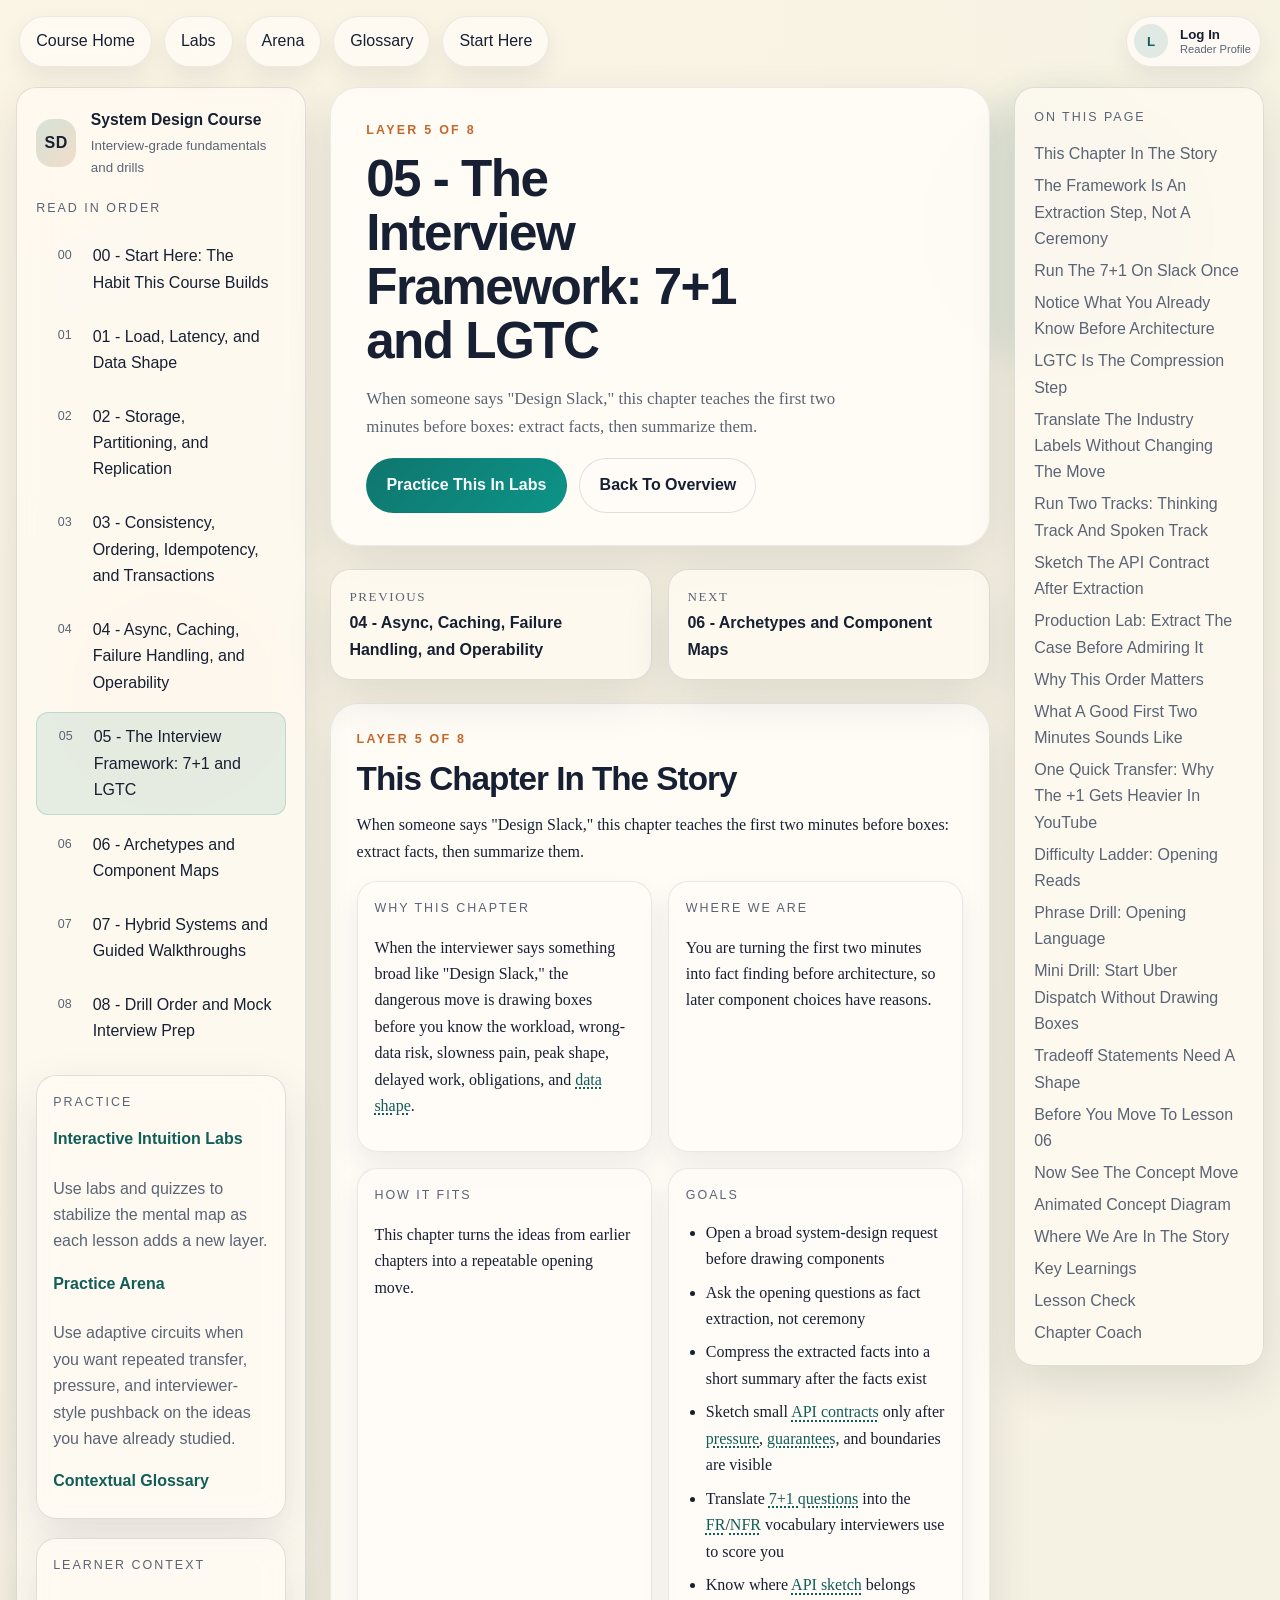
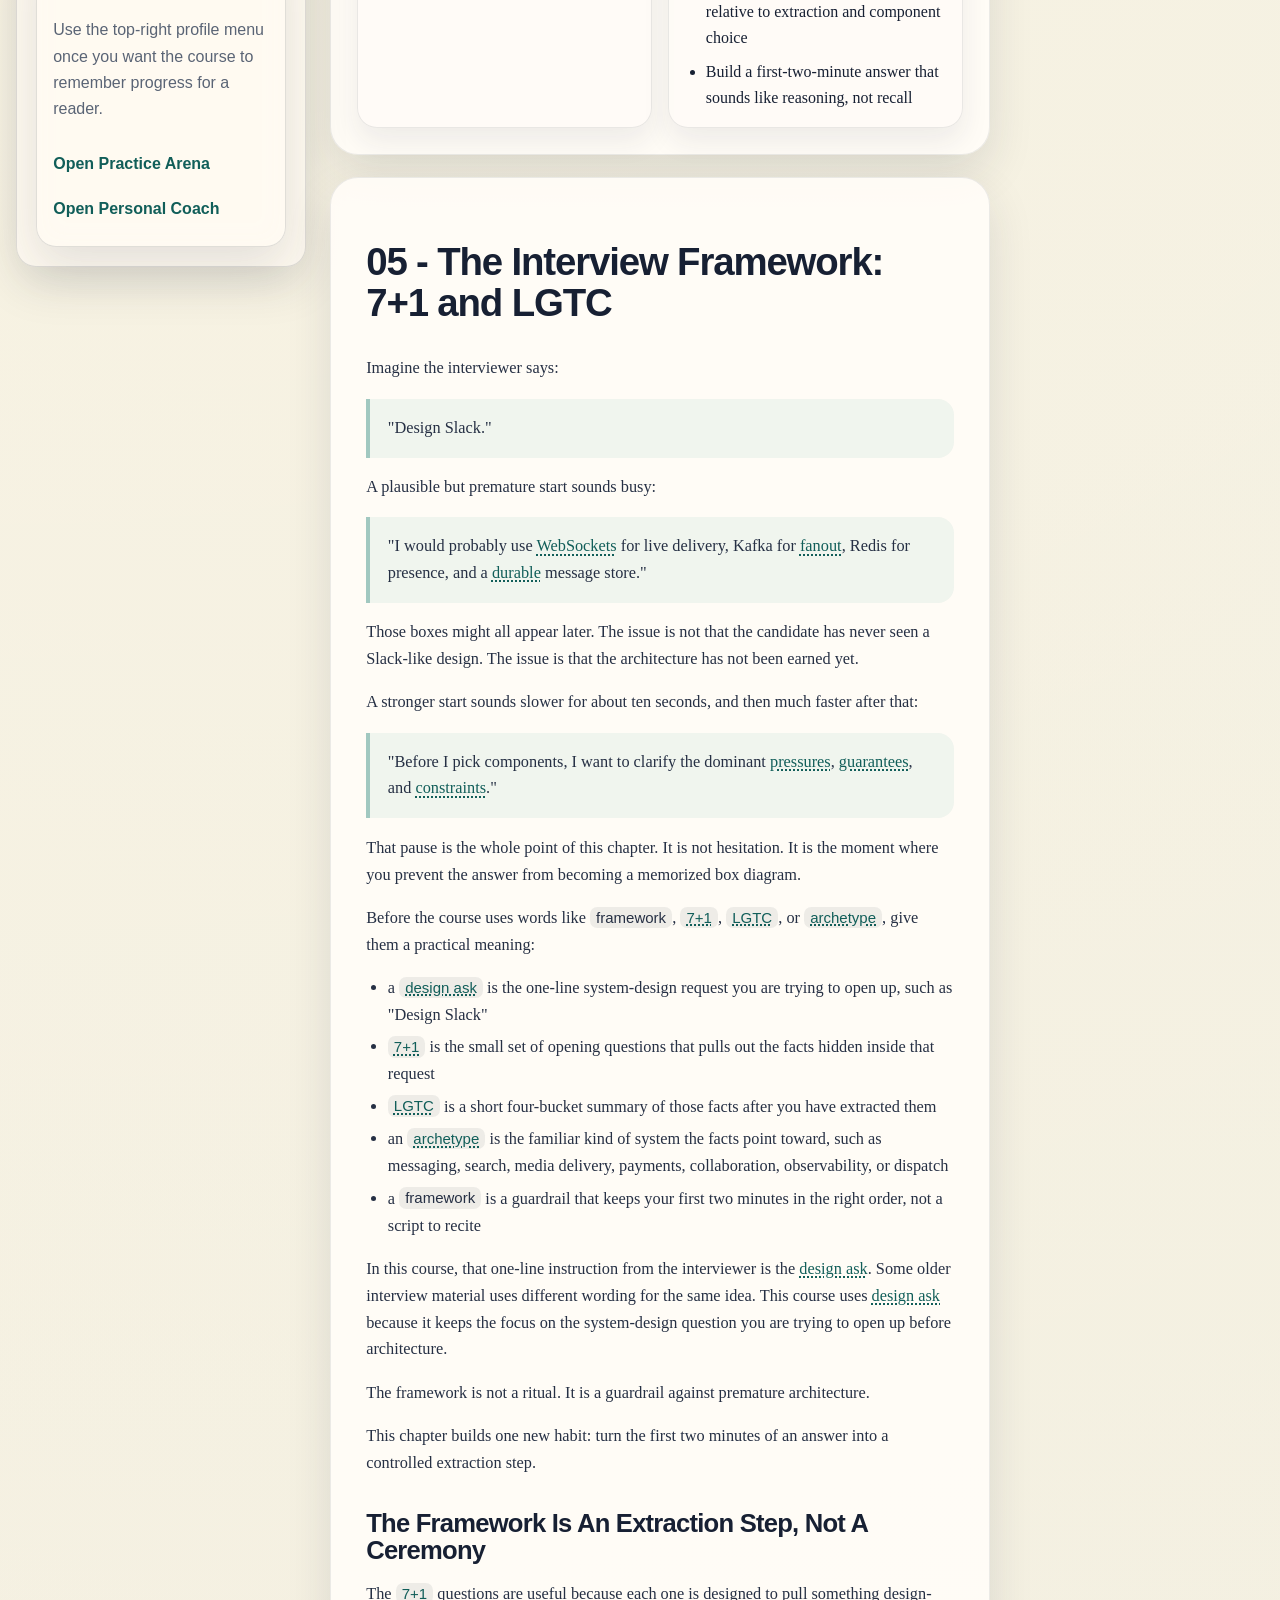
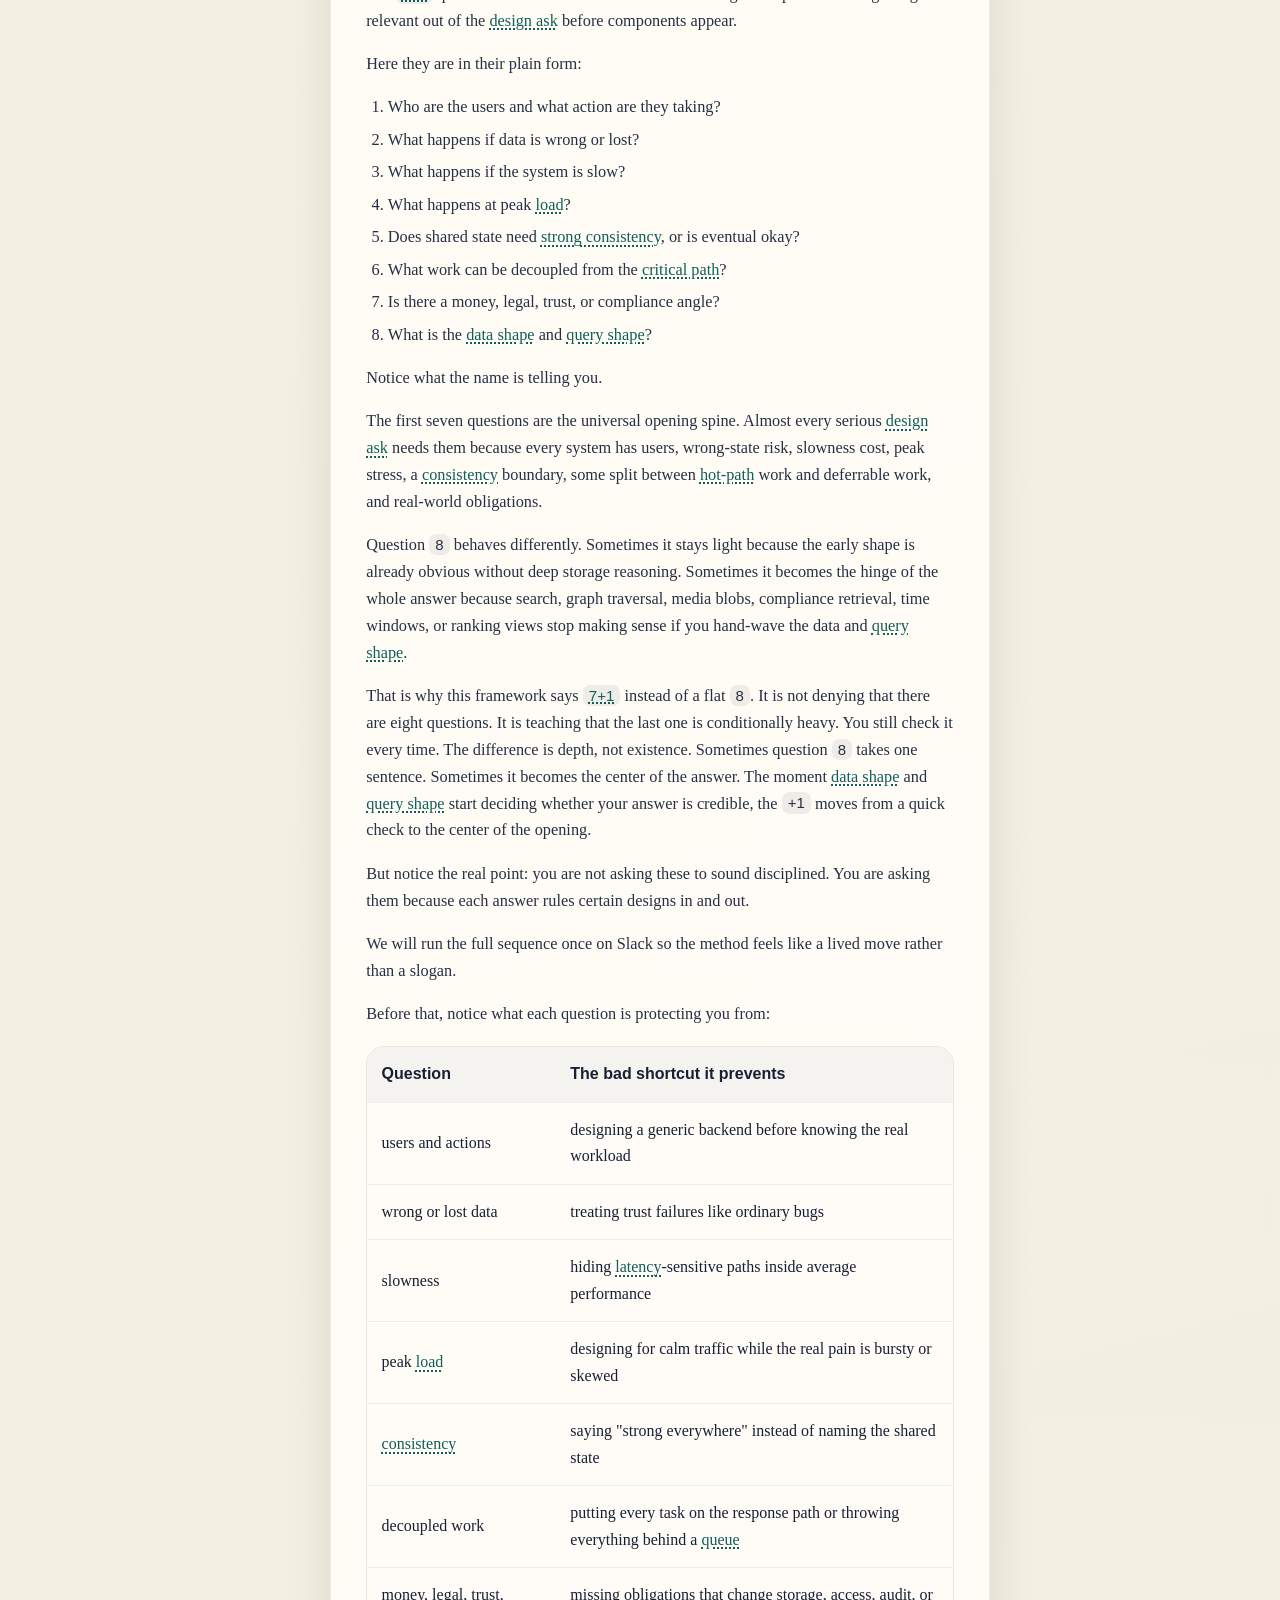
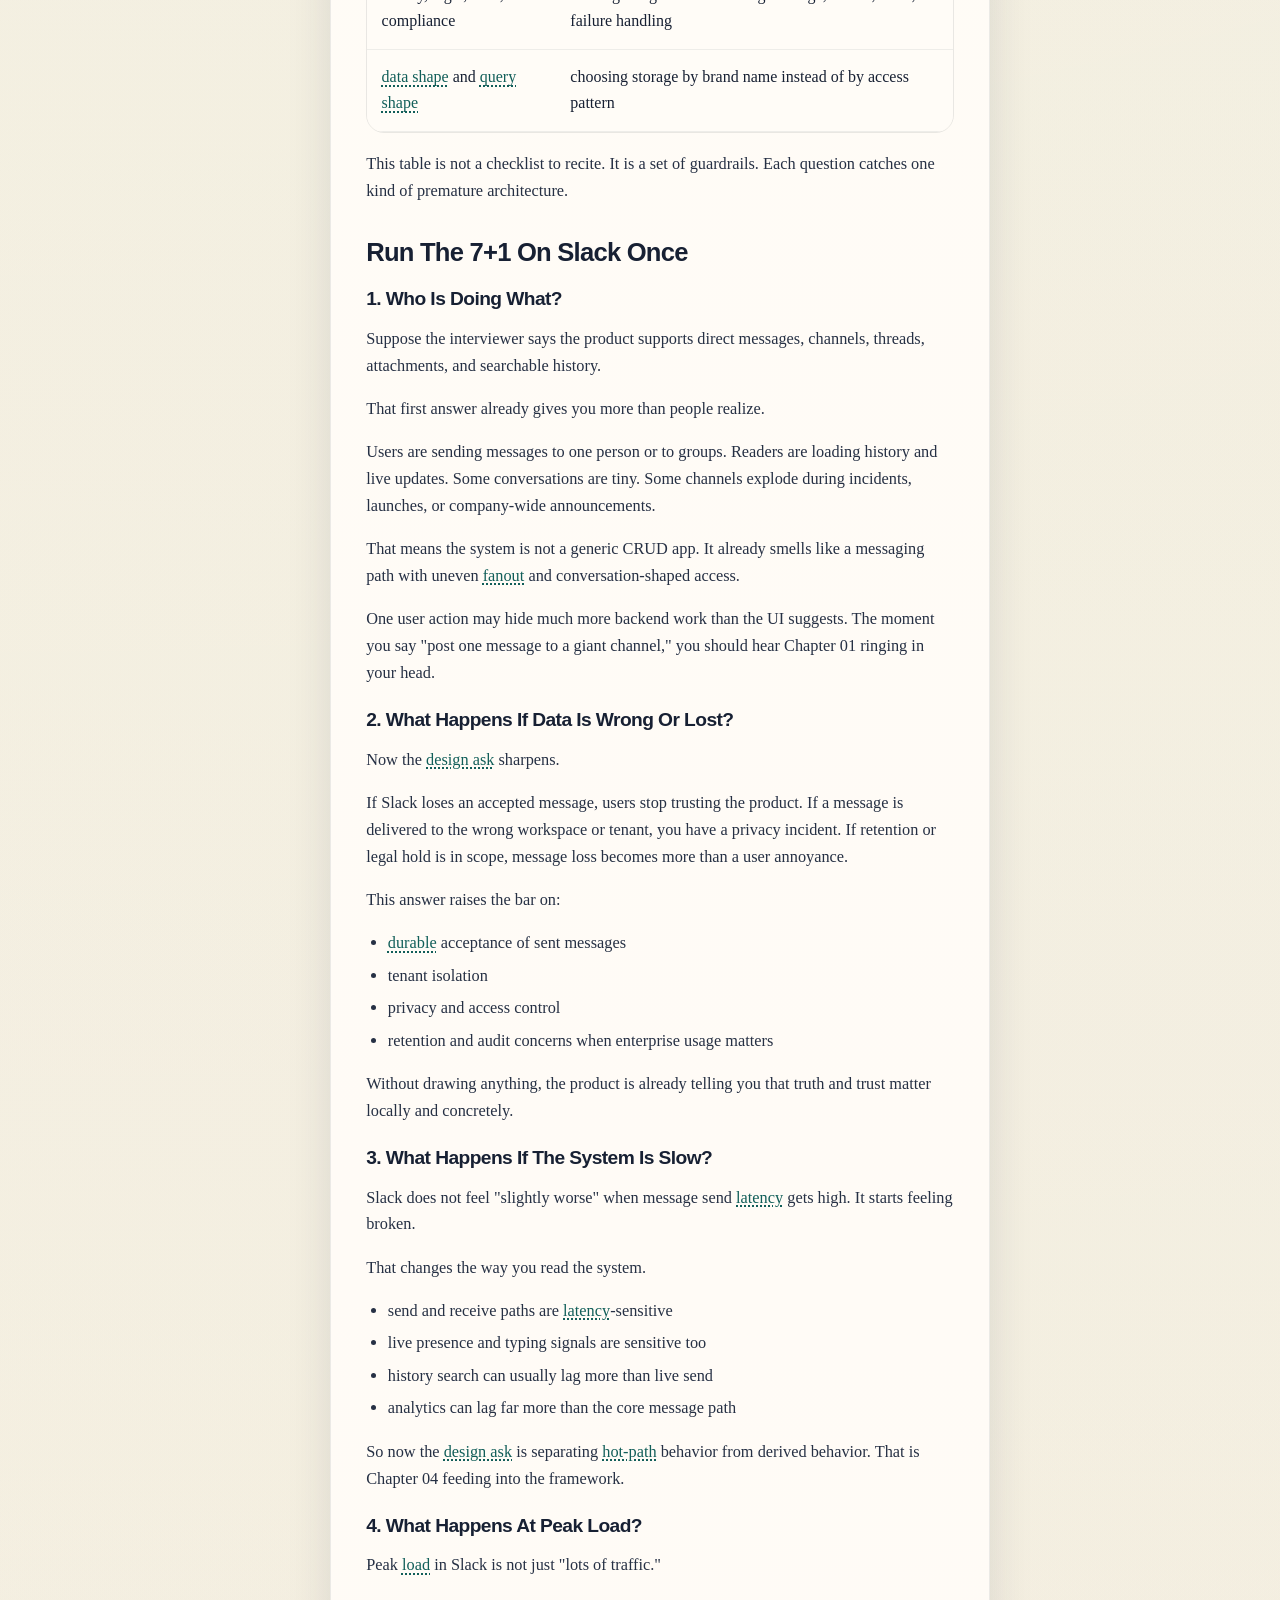
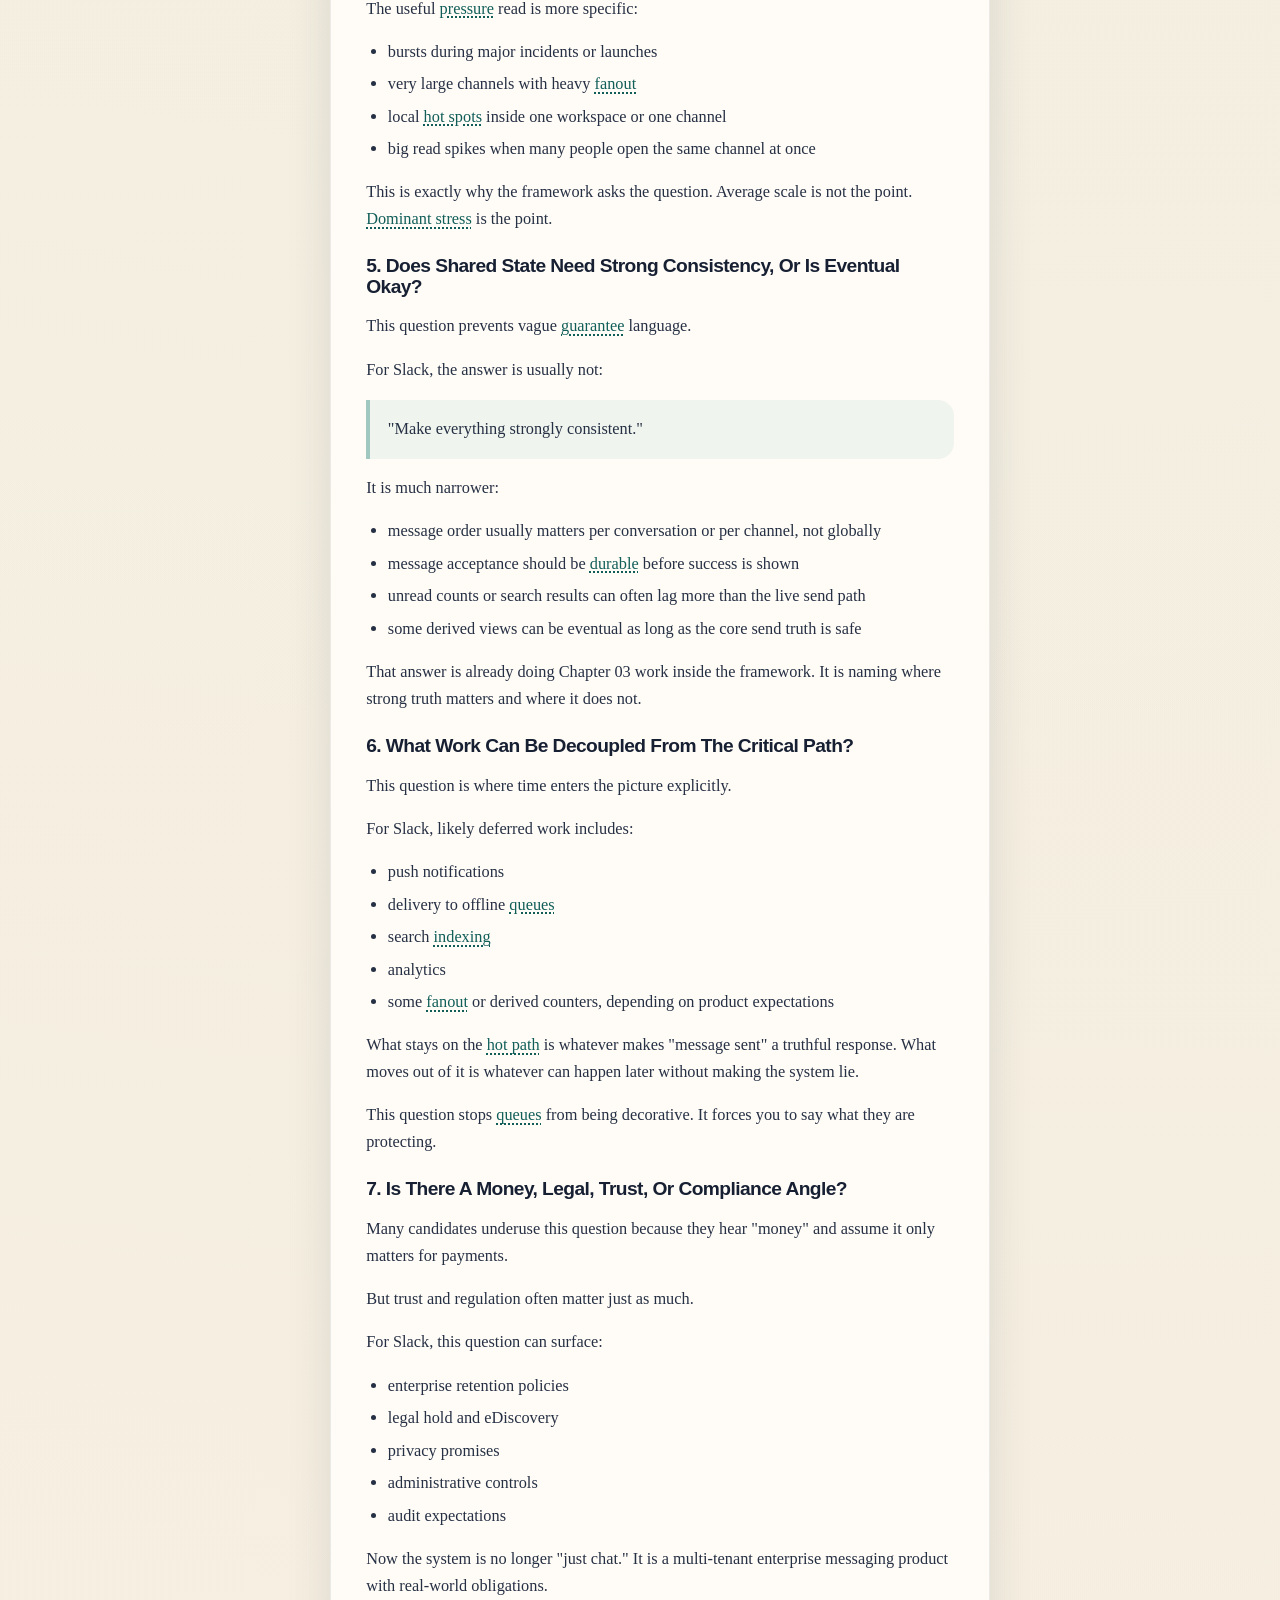
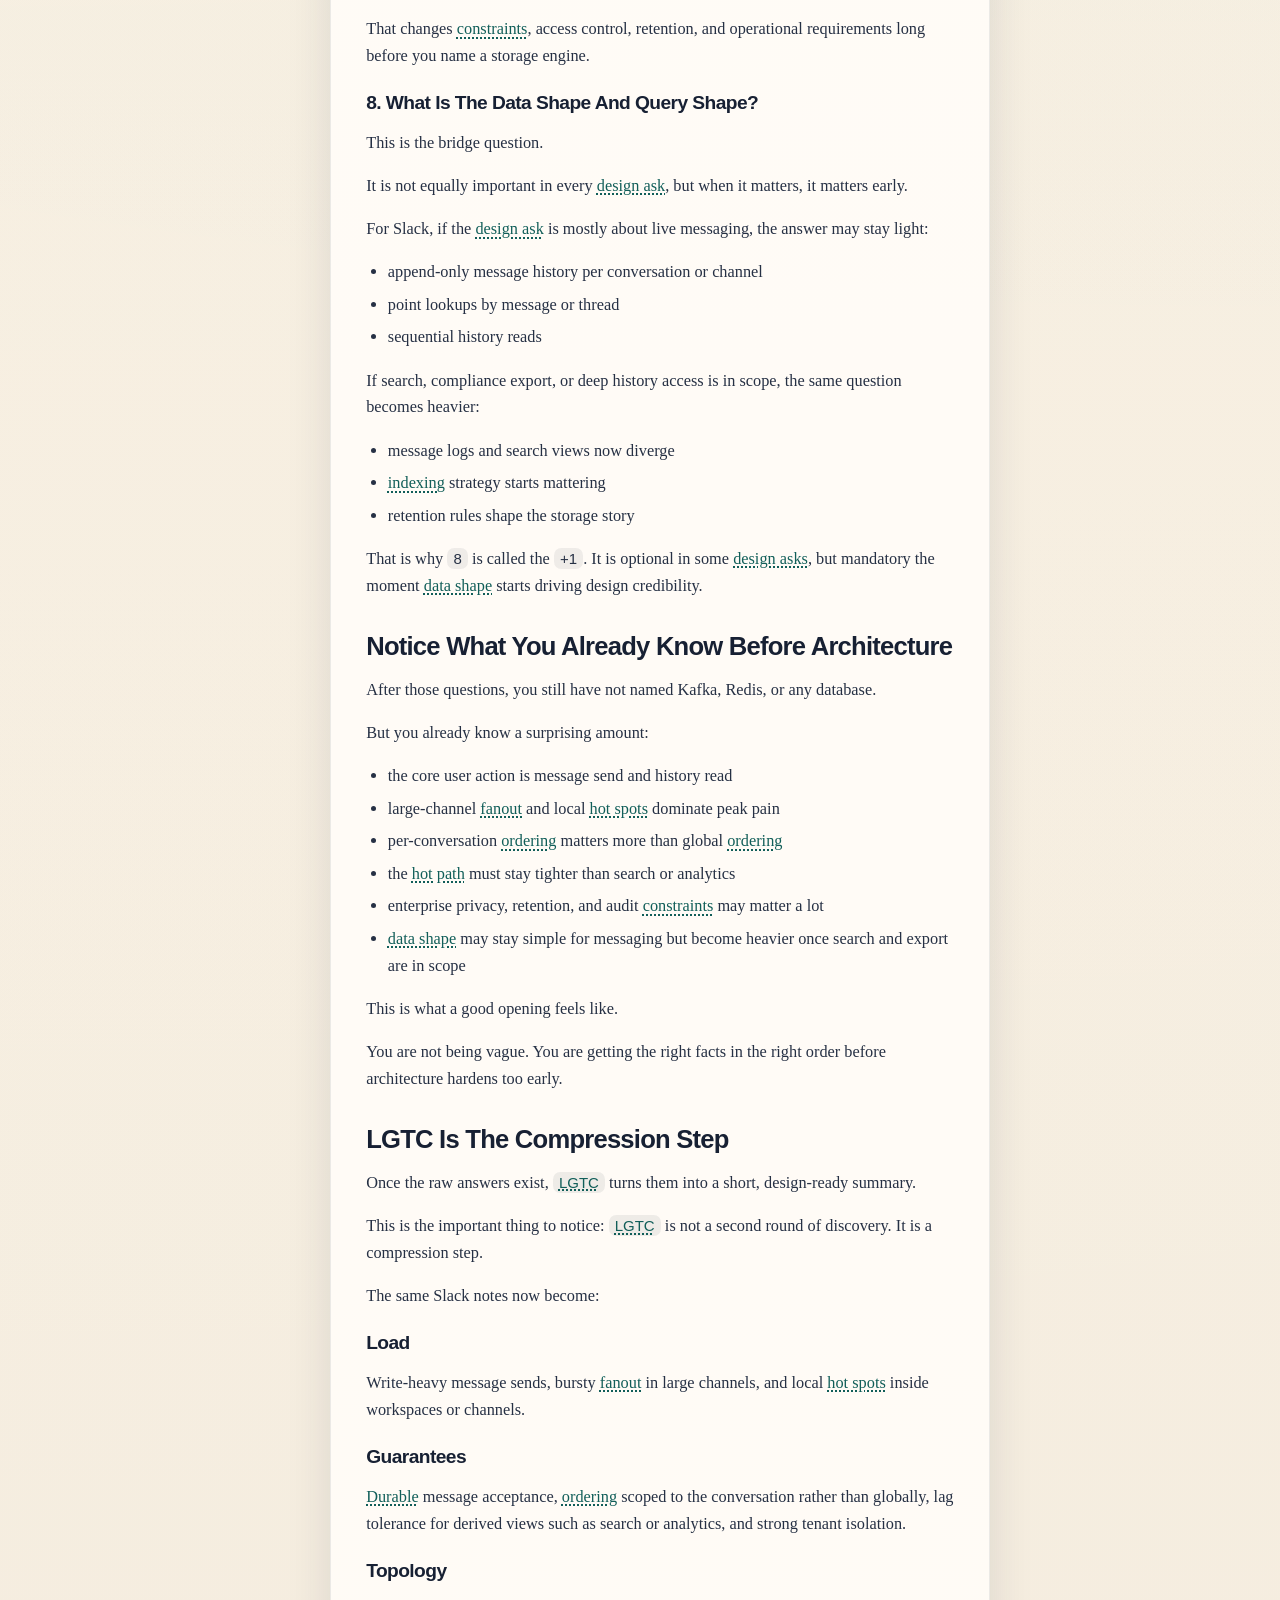
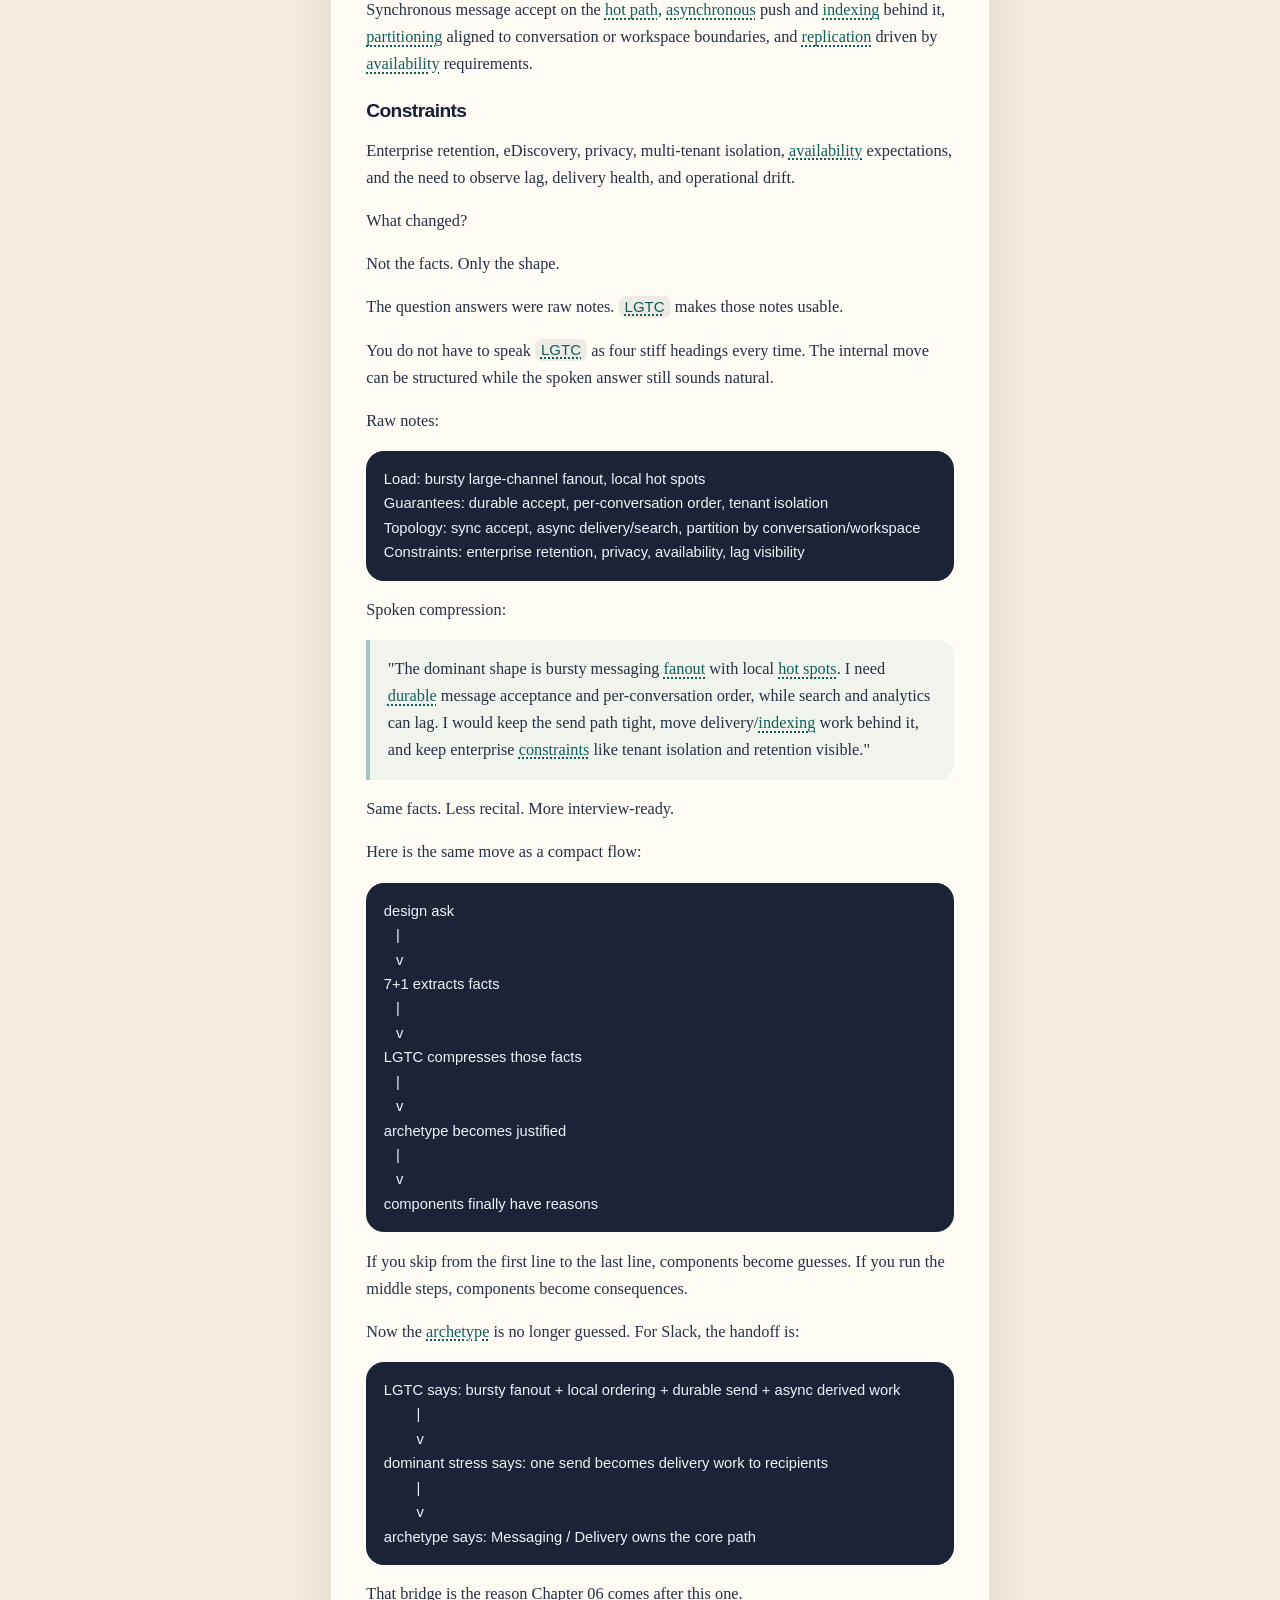
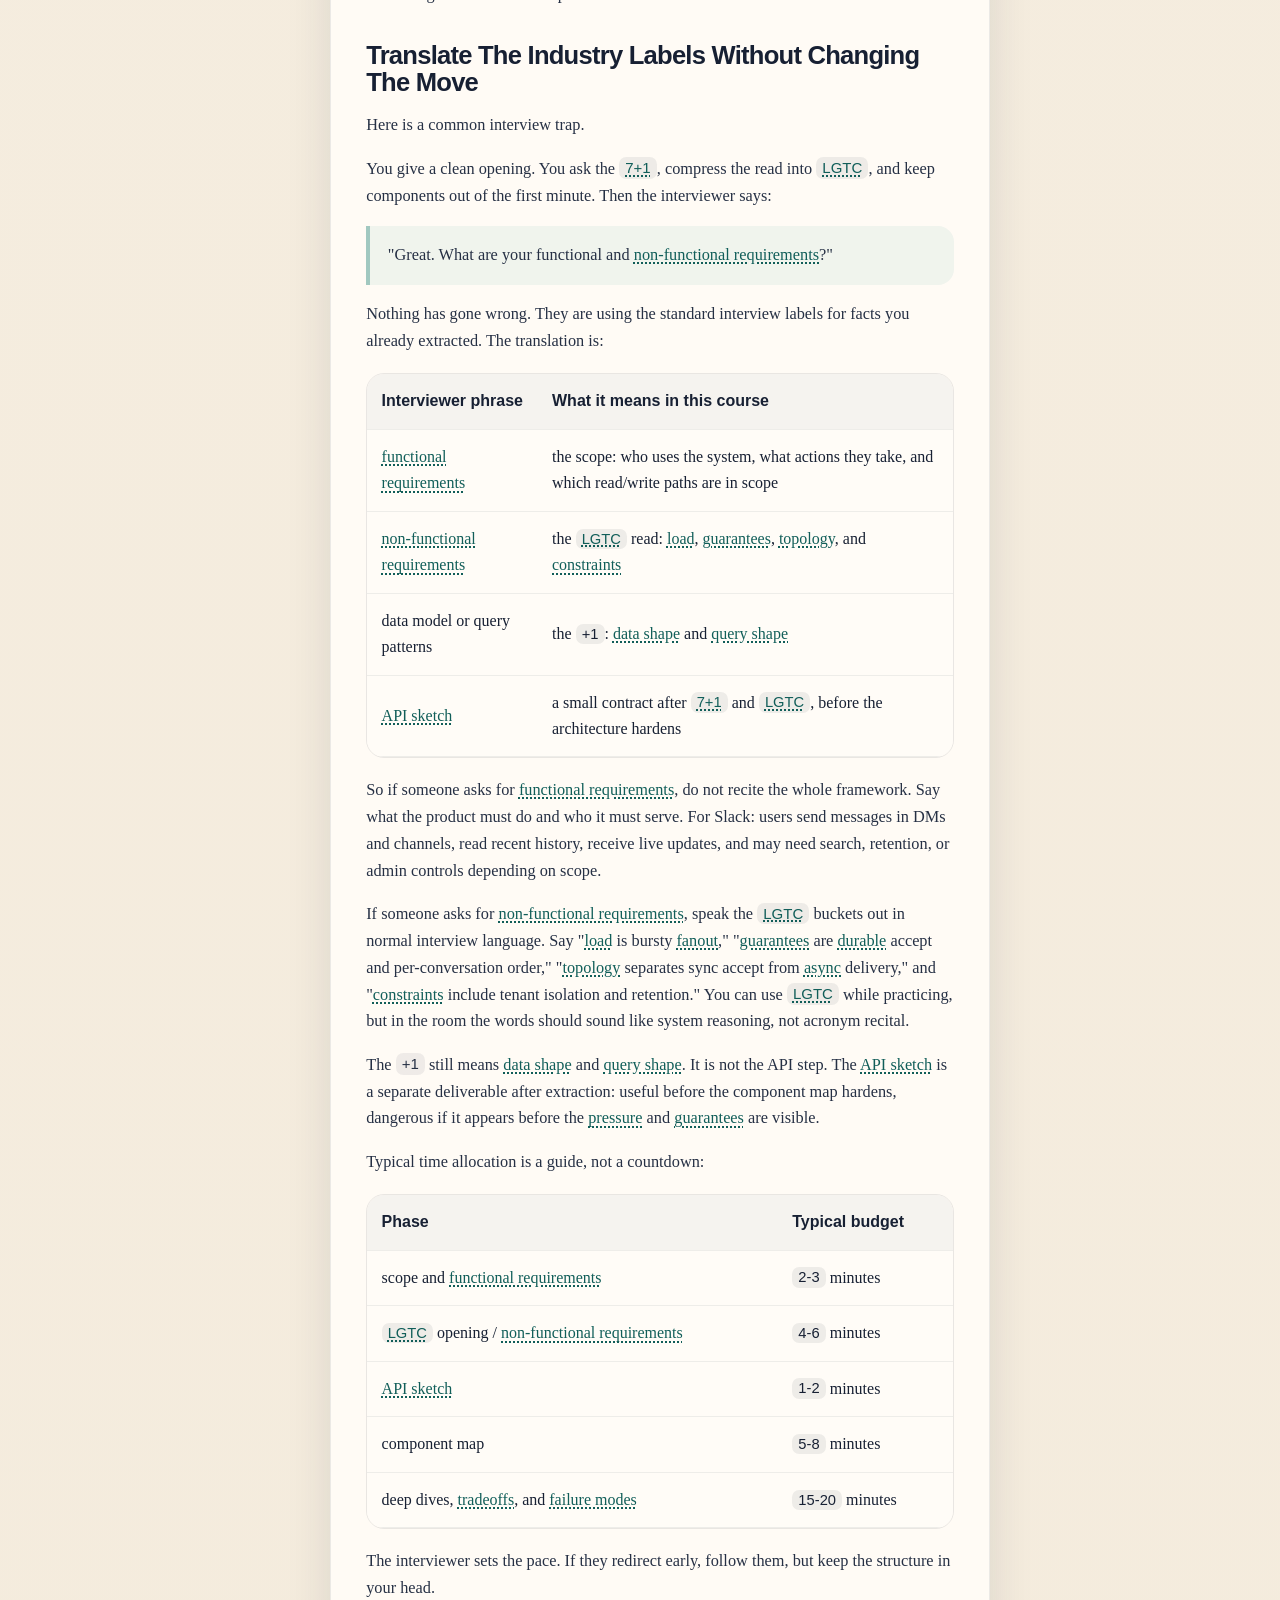
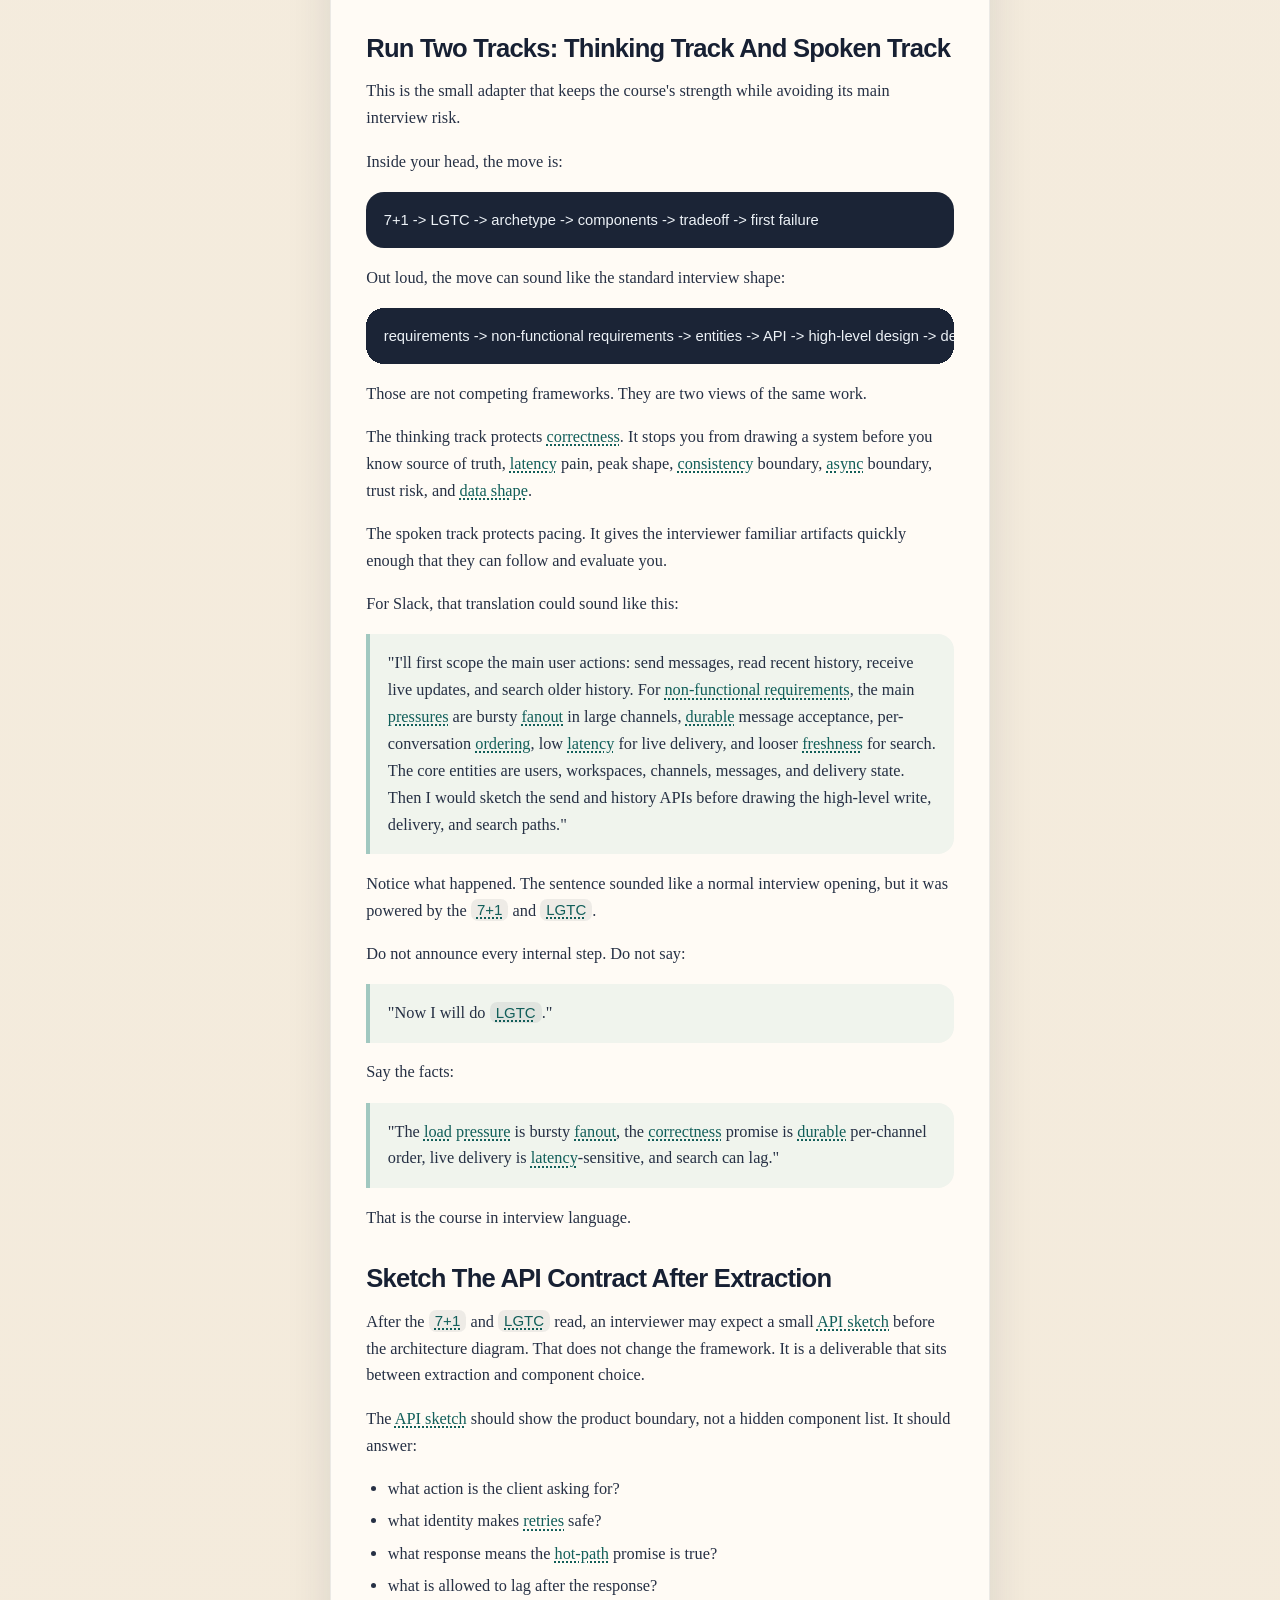
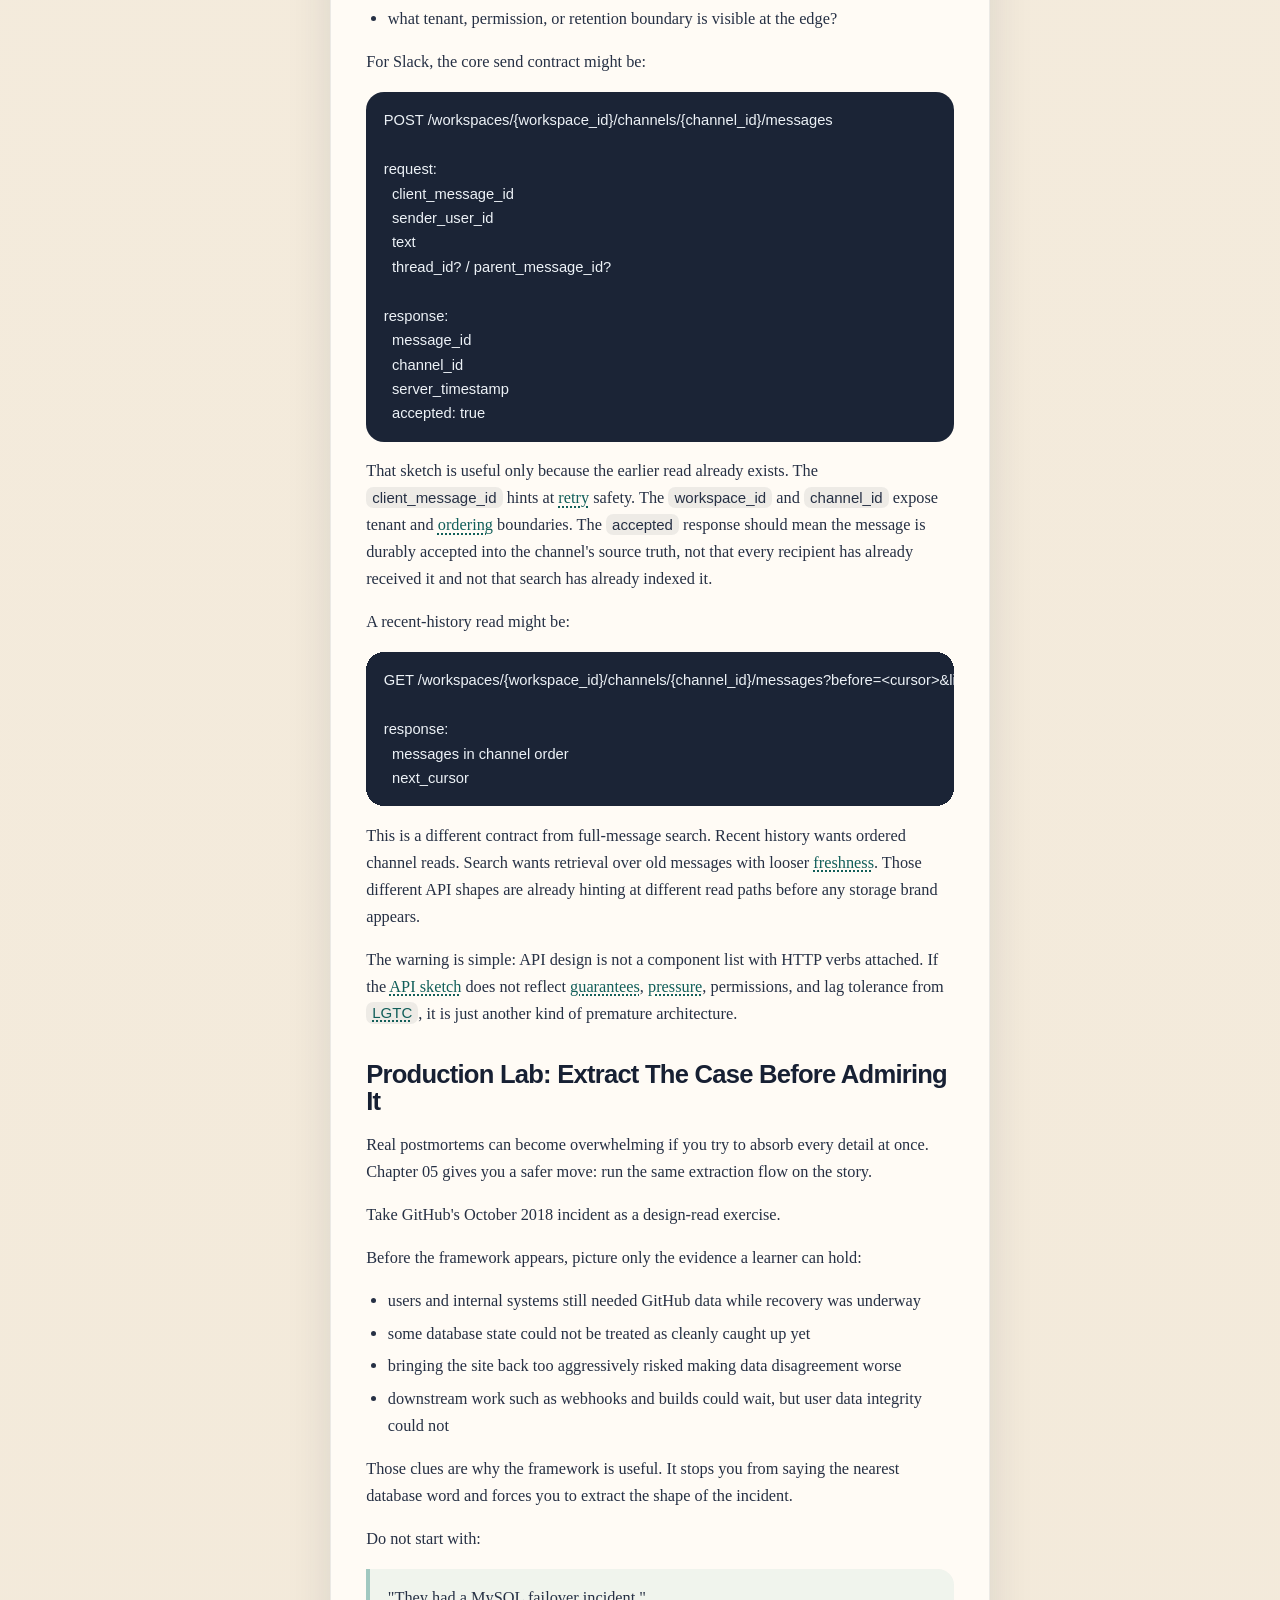
<file: site/05-the-interview-framework-7-plus-1-and-lgtc.html>
<!DOCTYPE html>
<html lang="en">
  <head>
    <meta charset="UTF-8" />
    <meta name="viewport" content="width=device-width, initial-scale=1.0" />
    <title>05 - The Interview Framework: 7+1 and LGTC | System Design Course</title>
    <meta
      name="description"
      content="A structured system design course with hyperlinks, lesson navigation, and interactive labs."
    />
    <link rel="icon" href="assets/favicon.svg" type="image/svg+xml" />
    <link rel="stylesheet" href="assets/style.css" />
    <link rel="stylesheet" href="assets/concept-diagrams.css" />
  </head>
  <body class="lesson-body">
    <div class="ambient ambient-one"></div>
    <div class="ambient ambient-two"></div>

    <header class="topbar">
      <nav class="topbar-nav" aria-label="Primary">
        <a class="topbar-link" href="index.html">Course Home</a>
        <a class="topbar-link" href="labs.html">Labs</a>
        <a class="topbar-link" href="arena.html">Arena</a>
        <a class="topbar-link" href="glossary.html">Glossary</a>
        <a class="topbar-link" href="00-study-method.html">Start Here</a>
      </nav>
      <div class="topbar-utility" data-topbar-personalization></div>
    </header>

    <div class="page-shell">

    <aside class="sidebar">
      <a class="brand" href="index.html">
        <span class="brand-mark">SD</span>
        <span class="brand-copy">
          <strong>System Design Course</strong>
          <small>Interview-grade fundamentals and drills</small>
        </span>
      </a>
      <nav class="sidebar-nav" aria-label="Course lessons">
        <p class="sidebar-label">Read In Order</p>
        <ol><li><a href="00-study-method.html"><span class="lesson-index">00</span><span>00 - Start Here: The Habit This Course Builds</span></a></li><li><a href="01-load-latency-and-data-shape.html"><span class="lesson-index">01</span><span>01 - Load, Latency, and Data Shape</span></a></li><li><a href="02-storage-partitioning-and-replication.html"><span class="lesson-index">02</span><span>02 - Storage, Partitioning, and Replication</span></a></li><li><a href="03-consistency-ordering-idempotency-and-transactions.html"><span class="lesson-index">03</span><span>03 - Consistency, Ordering, Idempotency, and Transactions</span></a></li><li><a href="04-async-caching-failure-handling-and-operability.html"><span class="lesson-index">04</span><span>04 - Async, Caching, Failure Handling, and Operability</span></a></li><li class="is-active"><a href="05-the-interview-framework-7-plus-1-and-lgtc.html"><span class="lesson-index">05</span><span>05 - The Interview Framework: 7+1 and LGTC</span></a></li><li><a href="06-archetypes-and-component-maps.html"><span class="lesson-index">06</span><span>06 - Archetypes and Component Maps</span></a></li><li><a href="07-hybrid-systems-and-guided-walkthroughs.html"><span class="lesson-index">07</span><span>07 - Hybrid Systems and Guided Walkthroughs</span></a></li><li><a href="08-drill-order-and-mock-interview-prep.html"><span class="lesson-index">08</span><span>08 - Drill Order and Mock Interview Prep</span></a></li></ol>
      </nav>
      <div class="sidebar-card">
        <p class="sidebar-label">Practice</p>
        <a class="sidebar-link" href="labs.html">Interactive Intuition Labs</a>
        <p>Use labs and quizzes to stabilize the mental map as each lesson adds a new layer.</p>
        <a class="sidebar-link" href="arena.html">Practice Arena</a>
        <p>Use adaptive circuits when you want repeated transfer, pressure, and interviewer-style pushback on the ideas you have already studied.</p>
        <a class="sidebar-link" href="glossary.html">Contextual Glossary</a>
      </div>
      <div class="sidebar-card learner-sidebar-card" data-learner-sidebar>
        <p class="sidebar-label">Learner Context</p>
        <p>Use the top-right profile menu to sign in, save progress, and unlock coaching once you have started the course.</p>
        <a class="sidebar-link" href="index.html#personal-coach">Open Personal Coach</a>
      </div>
    </aside>

      <main class="main-content">

    <section class="hero hero-lesson">
      <p class="eyebrow">Layer 5 of 8</p>
      <h1>05 - The Interview Framework: 7+1 and LGTC</h1>
      <p class="hero-copy">When someone says &quot;Design Slack,&quot; this chapter teaches the first two minutes before boxes: extract facts, then summarize them.</p>
      <div class="hero-actions">
        <a class="button button-primary" href="labs.html">Practice This In Labs</a>
        <a class="button button-secondary" href="index.html">Back To Overview</a>
      </div>
    </section>

    <nav class="lesson-pager" aria-label="Lesson navigation">
      <a class="pager-card" href="04-async-caching-failure-handling-and-operability.html"><span>Previous</span><strong>04 - Async, Caching, Failure Handling, and Operability</strong></a>
      <a class="pager-card" href="06-archetypes-and-component-maps.html"><span>Next</span><strong>06 - Archetypes and Component Maps</strong></a>
    </nav>


    <section class="chapter-frame" id="chapter-frame">
      <div class="section-heading">
        <p class="eyebrow">Layer 5 of 8</p>
        <h2>This Chapter In The Story</h2>
        <p>When someone says &quot;Design Slack,&quot; this chapter teaches the first two minutes before boxes: extract facts, then summarize them.</p>
      </div>
      <div class="chapter-frame-grid">
        <article class="frame-card">
          <p class="panel-label">Why This Chapter</p>
          <p>When the interviewer says something broad like &quot;Design Slack,&quot; the dangerous move is drawing boxes before you know the workload, wrong-data risk, slowness pain, peak shape, delayed work, obligations, and <a class="term-link" href="glossary.html#data-shape" title="The structure and lifecycle of the data itself.">data shape</a>.</p>
        </article>
        <article class="frame-card">
          <p class="panel-label">Where We Are</p>
          <p>You are turning the first two minutes into fact finding before architecture, so later component choices have reasons.</p>
        </article>
        <article class="frame-card">
          <p class="panel-label">How It Fits</p>
          <p>This chapter turns the ideas from earlier chapters into a repeatable opening move.</p>
        </article>
        <article class="frame-card">
          <p class="panel-label">Goals</p>
          <ul class="framed-list"><li>Open a broad system-design request before drawing components</li><li>Ask the opening questions as fact extraction, not ceremony</li><li>Compress the extracted facts into a short summary after the facts exist</li><li>Sketch small <a class="term-link" href="glossary.html#api-contract" title="The product-facing request and response promise at a system boundary.">API contracts</a> only after <a class="term-link" href="glossary.html#pressure" title="The force that makes a system difficult to design.">pressure</a>, <a class="term-link" href="glossary.html#guarantee" title="A promise the system must keep even when load or failure shows up.">guarantees</a>, and boundaries are visible</li><li>Translate <a class="term-link" href="glossary.html#7-plus-1" title="The course&#39;s opening question set for clarifying a system design ask.">7+1 questions</a> into the <a class="term-link" href="glossary.html#functional-requirements" title="What the system must do: actors, actions, and in-scope read/write paths.">FR</a>/<a class="term-link" href="glossary.html#non-functional-requirements" title="Performance, consistency, availability, and compliance constraints captured by LGTC.">NFR</a> vocabulary interviewers use to score you</li><li>Know where <a class="term-link" href="glossary.html#api-contract" title="The product-facing request and response promise at a system boundary.">API sketch</a> belongs relative to extraction and component choice</li><li>Build a first-two-minute answer that sounds like reasoning, not recall</li></ul>
        </article>
      </div>
    </section>

    <article class="prose">
      <h1 id="05-the-interview-framework-71-and-lgtc">05 - The Interview Framework: 7+1 and LGTC</h1>
<p>Imagine the interviewer says:</p>
<blockquote>&quot;Design Slack.&quot;</blockquote>
<p>A plausible but premature start sounds busy:</p>
<blockquote>&quot;I would probably use <a class="term-link" href="glossary.html#websockets" title="A long-lived bidirectional connection often used for live updates.">WebSockets</a> for live delivery, Kafka for <a class="term-link" href="glossary.html#fanout" title="One action causing many downstream actions.">fanout</a>, Redis for presence, and a <a class="term-link" href="glossary.html#durability" title="Whether acknowledged data survives crashes and failures.">durable</a> message store.&quot;</blockquote>
<p>Those boxes might all appear later. The issue is not that the candidate has never seen a Slack-like design. The issue is that the architecture has not been earned yet.</p>
<p>A stronger start sounds slower for about ten seconds, and then much faster after that:</p>
<blockquote>&quot;Before I pick components, I want to clarify the dominant <a class="term-link" href="glossary.html#pressure" title="The force that makes a system difficult to design.">pressures</a>, <a class="term-link" href="glossary.html#guarantee" title="A promise the system must keep even when load or failure shows up.">guarantees</a>, and <a class="term-link" href="glossary.html#constraints" title="The non-negotiable real-world limits that shape the design.">constraints</a>.&quot;</blockquote>
<p>That pause is the whole point of this chapter. It is not hesitation. It is the moment where you prevent the answer from becoming a memorized box diagram.</p>
<p>Before the course uses words like <code>framework</code>, <code><a class="term-link" href="glossary.html#7-plus-1" title="The course&#39;s opening question set for clarifying a system design ask.">7+1</a></code>, <code><a class="term-link" href="glossary.html#lgtc" title="The course&#39;s four-bucket summary: Load, Guarantees, Topology, Constraints.">LGTC</a></code>, or <code><a class="term-link" href="glossary.html#archetype" title="A recurring family of system problems with familiar dominant stresses and components.">archetype</a></code>, give them a practical meaning:</p>
<ul><li>a <code><a class="term-link" href="glossary.html#design-ask" title="The one-line system-design question the interviewer gives you at the start.">design ask</a></code> is the one-line system-design request you are trying to open up, such as &quot;Design Slack&quot;</li><li><code><a class="term-link" href="glossary.html#7-plus-1" title="The course&#39;s opening question set for clarifying a system design ask.">7+1</a></code> is the small set of opening questions that pulls out the facts hidden inside that request</li><li><code><a class="term-link" href="glossary.html#lgtc" title="The course&#39;s four-bucket summary: Load, Guarantees, Topology, Constraints.">LGTC</a></code> is a short four-bucket summary of those facts after you have extracted them</li><li>an <code><a class="term-link" href="glossary.html#archetype" title="A recurring family of system problems with familiar dominant stresses and components.">archetype</a></code> is the familiar kind of system the facts point toward, such as messaging, search, media delivery, payments, collaboration, observability, or dispatch</li><li>a <code>framework</code> is a guardrail that keeps your first two minutes in the right order, not a script to recite</li></ul>
<p>In this course, that one-line instruction from the interviewer is the <a class="term-link" href="glossary.html#design-ask" title="The one-line system-design question the interviewer gives you at the start.">design ask</a>. Some older interview material uses different wording for the same idea. This course uses <a class="term-link" href="glossary.html#design-ask" title="The one-line system-design question the interviewer gives you at the start.">design ask</a> because it keeps the focus on the system-design question you are trying to open up before architecture.</p>
<p>The framework is not a ritual. It is a guardrail against premature architecture.</p>
<p>This chapter builds one new habit: turn the first two minutes of an answer into a controlled extraction step.</p>
<h2 id="the-framework-is-an-extraction-step-not-a-ceremony">The Framework Is An Extraction Step, Not A Ceremony</h2>
<p>The <code><a class="term-link" href="glossary.html#7-plus-1" title="The course&#39;s opening question set for clarifying a system design ask.">7+1</a></code> questions are useful because each one is designed to pull something design-relevant out of the <a class="term-link" href="glossary.html#design-ask" title="The one-line system-design question the interviewer gives you at the start.">design ask</a> before components appear.</p>
<p>Here they are in their plain form:</p>
<ol><li>Who are the users and what action are they taking?</li><li>What happens if data is wrong or lost?</li><li>What happens if the system is slow?</li><li>What happens at peak <a class="term-link" href="glossary.html#load" title="How much work hits the system over time.">load</a>?</li><li>Does shared state need <a class="term-link" href="glossary.html#strong-consistency" title="Relevant reads should reflect the latest acknowledged write.">strong consistency</a>, or is eventual okay?</li><li>What work can be decoupled from the <a class="term-link" href="glossary.html#hot-path" title="The work that must finish before the user can trust the result.">critical path</a>?</li><li>Is there a money, legal, trust, or compliance angle?</li><li>What is the <a class="term-link" href="glossary.html#data-shape" title="The structure and lifecycle of the data itself.">data shape</a> and <a class="term-link" href="glossary.html#query-shape" title="How the system needs to read, write, filter, rank, or aggregate data.">query shape</a>?</li></ol>
<p>Notice what the name is telling you.</p>
<p>The first seven questions are the universal opening spine. Almost every serious <a class="term-link" href="glossary.html#design-ask" title="The one-line system-design question the interviewer gives you at the start.">design ask</a> needs them because every system has users, wrong-state risk, slowness cost, peak stress, a <a class="term-link" href="glossary.html#consistency" title="What a reader is allowed to assume about data after writes happen.">consistency</a> boundary, some split between <a class="term-link" href="glossary.html#hot-path" title="The work that must finish before the user can trust the result.">hot-path</a> work and deferrable work, and real-world obligations.</p>
<p>Question <code>8</code> behaves differently. Sometimes it stays light because the early shape is already obvious without deep storage reasoning. Sometimes it becomes the hinge of the whole answer because search, graph traversal, media blobs, compliance retrieval, time windows, or ranking views stop making sense if you hand-wave the data and <a class="term-link" href="glossary.html#query-shape" title="How the system needs to read, write, filter, rank, or aggregate data.">query shape</a>.</p>
<p>That is why this framework says <code><a class="term-link" href="glossary.html#7-plus-1" title="The course&#39;s opening question set for clarifying a system design ask.">7+1</a></code> instead of a flat <code>8</code>. It is not denying that there are eight questions. It is teaching that the last one is conditionally heavy. You still check it every time. The difference is depth, not existence. Sometimes question <code>8</code> takes one sentence. Sometimes it becomes the center of the answer. The moment <a class="term-link" href="glossary.html#data-shape" title="The structure and lifecycle of the data itself.">data shape</a> and <a class="term-link" href="glossary.html#query-shape" title="How the system needs to read, write, filter, rank, or aggregate data.">query shape</a> start deciding whether your answer is credible, the <code>+1</code> moves from a quick check to the center of the opening.</p>
<p>But notice the real point: you are not asking these to sound disciplined. You are asking them because each answer rules certain designs in and out.</p>
<p>We will run the full sequence once on Slack so the method feels like a lived move rather than a slogan.</p>
<p>Before that, notice what each question is protecting you from:</p>
<div class="table-wrap"><table><thead><tr><th>Question</th><th>The bad shortcut it prevents</th></tr></thead><tbody><tr><td>users and actions</td><td>designing a generic backend before knowing the real workload</td></tr><tr><td>wrong or lost data</td><td>treating trust failures like ordinary bugs</td></tr><tr><td>slowness</td><td>hiding <a class="term-link" href="glossary.html#latency" title="How long a request, read, or write takes before a result is seen.">latency</a>-sensitive paths inside average performance</td></tr><tr><td>peak <a class="term-link" href="glossary.html#load" title="How much work hits the system over time.">load</a></td><td>designing for calm traffic while the real pain is bursty or skewed</td></tr><tr><td><a class="term-link" href="glossary.html#consistency" title="What a reader is allowed to assume about data after writes happen.">consistency</a></td><td>saying &quot;strong everywhere&quot; instead of naming the shared state</td></tr><tr><td>decoupled work</td><td>putting every task on the response path or throwing everything behind a <a class="term-link" href="glossary.html#queue" title="A buffer that decouples producers from consumers over time.">queue</a></td></tr><tr><td>money, legal, trust, compliance</td><td>missing obligations that change storage, access, audit, or failure handling</td></tr><tr><td><a class="term-link" href="glossary.html#data-shape" title="The structure and lifecycle of the data itself.">data shape</a> and <a class="term-link" href="glossary.html#query-shape" title="How the system needs to read, write, filter, rank, or aggregate data.">query shape</a></td><td>choosing storage by brand name instead of by access pattern</td></tr></tbody></table></div>
<p>This table is not a checklist to recite. It is a set of guardrails. Each question catches one kind of premature architecture.</p>
<h2 id="run-the-71-on-slack-once">Run The 7+1 On Slack Once</h2>
<h3 id="1-who-is-doing-what">1. Who Is Doing What?</h3>
<p>Suppose the interviewer says the product supports direct messages, channels, threads, attachments, and searchable history.</p>
<p>That first answer already gives you more than people realize.</p>
<p>Users are sending messages to one person or to groups. Readers are loading history and live updates. Some conversations are tiny. Some channels explode during incidents, launches, or company-wide announcements.</p>
<p>That means the system is not a generic CRUD app. It already smells like a messaging path with uneven <a class="term-link" href="glossary.html#fanout" title="One action causing many downstream actions.">fanout</a> and conversation-shaped access.</p>
<p>One user action may hide much more backend work than the UI suggests. The moment you say &quot;post one message to a giant channel,&quot; you should hear Chapter 01 ringing in your head.</p>
<h3 id="2-what-happens-if-data-is-wrong-or-lost">2. What Happens If Data Is Wrong Or Lost?</h3>
<p>Now the <a class="term-link" href="glossary.html#design-ask" title="The one-line system-design question the interviewer gives you at the start.">design ask</a> sharpens.</p>
<p>If Slack loses an accepted message, users stop trusting the product. If a message is delivered to the wrong workspace or tenant, you have a privacy incident. If retention or legal hold is in scope, message loss becomes more than a user annoyance.</p>
<p>This answer raises the bar on:</p>
<ul><li><a class="term-link" href="glossary.html#durability" title="Whether acknowledged data survives crashes and failures.">durable</a> acceptance of sent messages</li><li>tenant isolation</li><li>privacy and access control</li><li>retention and audit concerns when enterprise usage matters</li></ul>
<p>Without drawing anything, the product is already telling you that truth and trust matter locally and concretely.</p>
<h3 id="3-what-happens-if-the-system-is-slow">3. What Happens If The System Is Slow?</h3>
<p>Slack does not feel &quot;slightly worse&quot; when message send <a class="term-link" href="glossary.html#latency" title="How long a request, read, or write takes before a result is seen.">latency</a> gets high. It starts feeling broken.</p>
<p>That changes the way you read the system.</p>
<ul><li>send and receive paths are <a class="term-link" href="glossary.html#latency" title="How long a request, read, or write takes before a result is seen.">latency</a>-sensitive</li><li>live presence and typing signals are sensitive too</li><li>history search can usually lag more than live send</li><li>analytics can lag far more than the core message path</li></ul>
<p>So now the <a class="term-link" href="glossary.html#design-ask" title="The one-line system-design question the interviewer gives you at the start.">design ask</a> is separating <a class="term-link" href="glossary.html#hot-path" title="The work that must finish before the user can trust the result.">hot-path</a> behavior from derived behavior. That is Chapter 04 feeding into the framework.</p>
<h3 id="4-what-happens-at-peak-load">4. What Happens At Peak Load?</h3>
<p>Peak <a class="term-link" href="glossary.html#load" title="How much work hits the system over time.">load</a> in Slack is not just &quot;lots of traffic.&quot;</p>
<p>The useful <a class="term-link" href="glossary.html#pressure" title="The force that makes a system difficult to design.">pressure</a> read is more specific:</p>
<ul><li>bursts during major incidents or launches</li><li>very large channels with heavy <a class="term-link" href="glossary.html#fanout" title="One action causing many downstream actions.">fanout</a></li><li>local <a class="term-link" href="glossary.html#skew" title="Uneven distribution of work or data across keys, times, or machines.">hot spots</a> inside one workspace or one channel</li><li>big read spikes when many people open the same channel at once</li></ul>
<p>This is exactly why the framework asks the question. Average scale is not the point. <a class="term-link" href="glossary.html#dominant-stress" title="The pressure that matters most for the first major design decisions.">Dominant stress</a> is the point.</p>
<h3 id="5-does-shared-state-need-strong-consistency-or-is-eventual-okay">5. Does Shared State Need Strong Consistency, Or Is Eventual Okay?</h3>
<p>This question prevents vague <a class="term-link" href="glossary.html#guarantee" title="A promise the system must keep even when load or failure shows up.">guarantee</a> language.</p>
<p>For Slack, the answer is usually not:</p>
<blockquote>&quot;Make everything strongly consistent.&quot;</blockquote>
<p>It is much narrower:</p>
<ul><li>message order usually matters per conversation or per channel, not globally</li><li>message acceptance should be <a class="term-link" href="glossary.html#durability" title="Whether acknowledged data survives crashes and failures.">durable</a> before success is shown</li><li>unread counts or search results can often lag more than the live send path</li><li>some derived views can be eventual as long as the core send truth is safe</li></ul>
<p>That answer is already doing Chapter 03 work inside the framework. It is naming where strong truth matters and where it does not.</p>
<h3 id="6-what-work-can-be-decoupled-from-the-critical-path">6. What Work Can Be Decoupled From The Critical Path?</h3>
<p>This question is where time enters the picture explicitly.</p>
<p>For Slack, likely deferred work includes:</p>
<ul><li>push notifications</li><li>delivery to offline <a class="term-link" href="glossary.html#queue" title="A buffer that decouples producers from consumers over time.">queues</a></li><li>search <a class="term-link" href="glossary.html#index" title="A structure that makes specific lookups or scans faster.">indexing</a></li><li>analytics</li><li>some <a class="term-link" href="glossary.html#fanout" title="One action causing many downstream actions.">fanout</a> or derived counters, depending on product expectations</li></ul>
<p>What stays on the <a class="term-link" href="glossary.html#hot-path" title="The work that must finish before the user can trust the result.">hot path</a> is whatever makes &quot;message sent&quot; a truthful response. What moves out of it is whatever can happen later without making the system lie.</p>
<p>This question stops <a class="term-link" href="glossary.html#queue" title="A buffer that decouples producers from consumers over time.">queues</a> from being decorative. It forces you to say what they are protecting.</p>
<h3 id="7-is-there-a-money-legal-trust-or-compliance-angle">7. Is There A Money, Legal, Trust, Or Compliance Angle?</h3>
<p>Many candidates underuse this question because they hear &quot;money&quot; and assume it only matters for payments.</p>
<p>But trust and regulation often matter just as much.</p>
<p>For Slack, this question can surface:</p>
<ul><li>enterprise retention policies</li><li>legal hold and eDiscovery</li><li>privacy promises</li><li>administrative controls</li><li>audit expectations</li></ul>
<p>Now the system is no longer &quot;just chat.&quot; It is a multi-tenant enterprise messaging product with real-world obligations.</p>
<p>That changes <a class="term-link" href="glossary.html#constraints" title="The non-negotiable real-world limits that shape the design.">constraints</a>, access control, retention, and operational requirements long before you name a storage engine.</p>
<h3 id="8-what-is-the-data-shape-and-query-shape">8. What Is The Data Shape And Query Shape?</h3>
<p>This is the bridge question.</p>
<p>It is not equally important in every <a class="term-link" href="glossary.html#design-ask" title="The one-line system-design question the interviewer gives you at the start.">design ask</a>, but when it matters, it matters early.</p>
<p>For Slack, if the <a class="term-link" href="glossary.html#design-ask" title="The one-line system-design question the interviewer gives you at the start.">design ask</a> is mostly about live messaging, the answer may stay light:</p>
<ul><li>append-only message history per conversation or channel</li><li>point lookups by message or thread</li><li>sequential history reads</li></ul>
<p>If search, compliance export, or deep history access is in scope, the same question becomes heavier:</p>
<ul><li>message logs and search views now diverge</li><li><a class="term-link" href="glossary.html#index" title="A structure that makes specific lookups or scans faster.">indexing</a> strategy starts mattering</li><li>retention rules shape the storage story</li></ul>
<p>That is why <code>8</code> is called the <code>+1</code>. It is optional in some <a class="term-link" href="glossary.html#design-ask" title="The one-line system-design question the interviewer gives you at the start.">design asks</a>, but mandatory the moment <a class="term-link" href="glossary.html#data-shape" title="The structure and lifecycle of the data itself.">data shape</a> starts driving design credibility.</p>
<h2 id="notice-what-you-already-know-before-architecture">Notice What You Already Know Before Architecture</h2>
<p>After those questions, you still have not named Kafka, Redis, or any database.</p>
<p>But you already know a surprising amount:</p>
<ul><li>the core user action is message send and history read</li><li>large-channel <a class="term-link" href="glossary.html#fanout" title="One action causing many downstream actions.">fanout</a> and local <a class="term-link" href="glossary.html#skew" title="Uneven distribution of work or data across keys, times, or machines.">hot spots</a> dominate peak pain</li><li>per-conversation <a class="term-link" href="glossary.html#ordering" title="Whether operations or events must be seen in a particular sequence.">ordering</a> matters more than global <a class="term-link" href="glossary.html#ordering" title="Whether operations or events must be seen in a particular sequence.">ordering</a></li><li>the <a class="term-link" href="glossary.html#hot-path" title="The work that must finish before the user can trust the result.">hot path</a> must stay tighter than search or analytics</li><li>enterprise privacy, retention, and audit <a class="term-link" href="glossary.html#constraints" title="The non-negotiable real-world limits that shape the design.">constraints</a> may matter a lot</li><li><a class="term-link" href="glossary.html#data-shape" title="The structure and lifecycle of the data itself.">data shape</a> may stay simple for messaging but become heavier once search and export are in scope</li></ul>
<p>This is what a good opening feels like.</p>
<p>You are not being vague. You are getting the right facts in the right order before architecture hardens too early.</p>
<h2 id="lgtc-is-the-compression-step">LGTC Is The Compression Step</h2>
<p>Once the raw answers exist, <code><a class="term-link" href="glossary.html#lgtc" title="The course&#39;s four-bucket summary: Load, Guarantees, Topology, Constraints.">LGTC</a></code> turns them into a short, design-ready summary.</p>
<p>This is the important thing to notice: <code><a class="term-link" href="glossary.html#lgtc" title="The course&#39;s four-bucket summary: Load, Guarantees, Topology, Constraints.">LGTC</a></code> is not a second round of discovery. It is a compression step.</p>
<p>The same Slack notes now become:</p>
<h3 id="load">Load</h3>
<p>Write-heavy message sends, bursty <a class="term-link" href="glossary.html#fanout" title="One action causing many downstream actions.">fanout</a> in large channels, and local <a class="term-link" href="glossary.html#skew" title="Uneven distribution of work or data across keys, times, or machines.">hot spots</a> inside workspaces or channels.</p>
<h3 id="guarantees">Guarantees</h3>
<p><a class="term-link" href="glossary.html#durability" title="Whether acknowledged data survives crashes and failures.">Durable</a> message acceptance, <a class="term-link" href="glossary.html#ordering" title="Whether operations or events must be seen in a particular sequence.">ordering</a> scoped to the conversation rather than globally, lag tolerance for derived views such as search or analytics, and strong tenant isolation.</p>
<h3 id="topology">Topology</h3>
<p>Synchronous message accept on the <a class="term-link" href="glossary.html#hot-path" title="The work that must finish before the user can trust the result.">hot path</a>, <a class="term-link" href="glossary.html#async" title="Work that can happen later instead of blocking the user-visible result.">asynchronous</a> push and <a class="term-link" href="glossary.html#index" title="A structure that makes specific lookups or scans faster.">indexing</a> behind it, <a class="term-link" href="glossary.html#partitioning" title="Splitting data or work across logical ownership slices so the system can scale.">partitioning</a> aligned to conversation or workspace boundaries, and <a class="term-link" href="glossary.html#replication" title="Keeping multiple copies of data or service state.">replication</a> driven by <a class="term-link" href="glossary.html#availability" title="Whether the system can keep serving useful requests during faults or overload.">availability</a> requirements.</p>
<h3 id="constraints">Constraints</h3>
<p>Enterprise retention, eDiscovery, privacy, multi-tenant isolation, <a class="term-link" href="glossary.html#availability" title="Whether the system can keep serving useful requests during faults or overload.">availability</a> expectations, and the need to observe lag, delivery health, and operational drift.</p>
<p>What changed?</p>
<p>Not the facts. Only the shape.</p>
<p>The question answers were raw notes. <code><a class="term-link" href="glossary.html#lgtc" title="The course&#39;s four-bucket summary: Load, Guarantees, Topology, Constraints.">LGTC</a></code> makes those notes usable.</p>
<p>You do not have to speak <code><a class="term-link" href="glossary.html#lgtc" title="The course&#39;s four-bucket summary: Load, Guarantees, Topology, Constraints.">LGTC</a></code> as four stiff headings every time. The internal move can be structured while the spoken answer still sounds natural.</p>
<p>Raw notes:</p>
<pre class="code-block"><code class="language-text">Load: bursty large-channel fanout, local hot spots
Guarantees: durable accept, per-conversation order, tenant isolation
Topology: sync accept, async delivery/search, partition by conversation/workspace
Constraints: enterprise retention, privacy, availability, lag visibility</code></pre>
<p>Spoken compression:</p>
<blockquote>&quot;The dominant shape is bursty messaging <a class="term-link" href="glossary.html#fanout" title="One action causing many downstream actions.">fanout</a> with local <a class="term-link" href="glossary.html#skew" title="Uneven distribution of work or data across keys, times, or machines.">hot spots</a>. I need <a class="term-link" href="glossary.html#durability" title="Whether acknowledged data survives crashes and failures.">durable</a> message acceptance and per-conversation order, while search and analytics can lag. I would keep the send path tight, move delivery/<a class="term-link" href="glossary.html#index" title="A structure that makes specific lookups or scans faster.">indexing</a> work behind it, and keep enterprise <a class="term-link" href="glossary.html#constraints" title="The non-negotiable real-world limits that shape the design.">constraints</a> like tenant isolation and retention visible.&quot;</blockquote>
<p>Same facts. Less recital. More interview-ready.</p>
<p>Here is the same move as a compact flow:</p>
<pre class="code-block"><code class="language-text">design ask
   |
   v
7+1 extracts facts
   |
   v
LGTC compresses those facts
   |
   v
archetype becomes justified
   |
   v
components finally have reasons</code></pre>
<p>If you skip from the first line to the last line, components become guesses. If you run the middle steps, components become consequences.</p>
<p>Now the <a class="term-link" href="glossary.html#archetype" title="A recurring family of system problems with familiar dominant stresses and components.">archetype</a> is no longer guessed. For Slack, the handoff is:</p>
<pre class="code-block"><code class="language-text">LGTC says: bursty fanout + local ordering + durable send + async derived work
        |
        v
dominant stress says: one send becomes delivery work to recipients
        |
        v
archetype says: Messaging / Delivery owns the core path</code></pre>
<p>That bridge is the reason Chapter 06 comes after this one.</p>
<h2 id="translate-the-industry-labels-without-changing-the-move">Translate The Industry Labels Without Changing The Move</h2>
<p>Here is a common interview trap.</p>
<p>You give a clean opening. You ask the <code><a class="term-link" href="glossary.html#7-plus-1" title="The course&#39;s opening question set for clarifying a system design ask.">7+1</a></code>, compress the read into <code><a class="term-link" href="glossary.html#lgtc" title="The course&#39;s four-bucket summary: Load, Guarantees, Topology, Constraints.">LGTC</a></code>, and keep components out of the first minute. Then the interviewer says:</p>
<blockquote>&quot;Great. What are your functional and <a class="term-link" href="glossary.html#non-functional-requirements" title="Performance, consistency, availability, and compliance constraints captured by LGTC.">non-functional requirements</a>?&quot;</blockquote>
<p>Nothing has gone wrong. They are using the standard interview labels for facts you already extracted. The translation is:</p>
<div class="table-wrap"><table><thead><tr><th>Interviewer phrase</th><th>What it means in this course</th></tr></thead><tbody><tr><td><a class="term-link" href="glossary.html#functional-requirements" title="What the system must do: actors, actions, and in-scope read/write paths.">functional requirements</a></td><td>the scope: who uses the system, what actions they take, and which read/write paths are in scope</td></tr><tr><td><a class="term-link" href="glossary.html#non-functional-requirements" title="Performance, consistency, availability, and compliance constraints captured by LGTC.">non-functional requirements</a></td><td>the <code><a class="term-link" href="glossary.html#lgtc" title="The course&#39;s four-bucket summary: Load, Guarantees, Topology, Constraints.">LGTC</a></code> read: <a class="term-link" href="glossary.html#load" title="How much work hits the system over time.">load</a>, <a class="term-link" href="glossary.html#guarantee" title="A promise the system must keep even when load or failure shows up.">guarantees</a>, <a class="term-link" href="glossary.html#topology" title="How data and work move through space and time in the system.">topology</a>, and <a class="term-link" href="glossary.html#constraints" title="The non-negotiable real-world limits that shape the design.">constraints</a></td></tr><tr><td>data model or query patterns</td><td>the <code>+1</code>: <a class="term-link" href="glossary.html#data-shape" title="The structure and lifecycle of the data itself.">data shape</a> and <a class="term-link" href="glossary.html#query-shape" title="How the system needs to read, write, filter, rank, or aggregate data.">query shape</a></td></tr><tr><td><a class="term-link" href="glossary.html#api-contract" title="The product-facing request and response promise at a system boundary.">API sketch</a></td><td>a small contract after <code><a class="term-link" href="glossary.html#7-plus-1" title="The course&#39;s opening question set for clarifying a system design ask.">7+1</a></code> and <code><a class="term-link" href="glossary.html#lgtc" title="The course&#39;s four-bucket summary: Load, Guarantees, Topology, Constraints.">LGTC</a></code>, before the architecture hardens</td></tr></tbody></table></div>
<p>So if someone asks for <a class="term-link" href="glossary.html#functional-requirements" title="What the system must do: actors, actions, and in-scope read/write paths.">functional requirements</a>, do not recite the whole framework. Say what the product must do and who it must serve. For Slack: users send messages in DMs and channels, read recent history, receive live updates, and may need search, retention, or admin controls depending on scope.</p>
<p>If someone asks for <a class="term-link" href="glossary.html#non-functional-requirements" title="Performance, consistency, availability, and compliance constraints captured by LGTC.">non-functional requirements</a>, speak the <code><a class="term-link" href="glossary.html#lgtc" title="The course&#39;s four-bucket summary: Load, Guarantees, Topology, Constraints.">LGTC</a></code> buckets out in normal interview language. Say &quot;<a class="term-link" href="glossary.html#load" title="How much work hits the system over time.">load</a> is bursty <a class="term-link" href="glossary.html#fanout" title="One action causing many downstream actions.">fanout</a>,&quot; &quot;<a class="term-link" href="glossary.html#guarantee" title="A promise the system must keep even when load or failure shows up.">guarantees</a> are <a class="term-link" href="glossary.html#durability" title="Whether acknowledged data survives crashes and failures.">durable</a> accept and per-conversation order,&quot; &quot;<a class="term-link" href="glossary.html#topology" title="How data and work move through space and time in the system.">topology</a> separates sync accept from <a class="term-link" href="glossary.html#async" title="Work that can happen later instead of blocking the user-visible result.">async</a> delivery,&quot; and &quot;<a class="term-link" href="glossary.html#constraints" title="The non-negotiable real-world limits that shape the design.">constraints</a> include tenant isolation and retention.&quot; You can use <code><a class="term-link" href="glossary.html#lgtc" title="The course&#39;s four-bucket summary: Load, Guarantees, Topology, Constraints.">LGTC</a></code> while practicing, but in the room the words should sound like system reasoning, not acronym recital.</p>
<p>The <code>+1</code> still means <a class="term-link" href="glossary.html#data-shape" title="The structure and lifecycle of the data itself.">data shape</a> and <a class="term-link" href="glossary.html#query-shape" title="How the system needs to read, write, filter, rank, or aggregate data.">query shape</a>. It is not the API step. The <a class="term-link" href="glossary.html#api-contract" title="The product-facing request and response promise at a system boundary.">API sketch</a> is a separate deliverable after extraction: useful before the component map hardens, dangerous if it appears before the <a class="term-link" href="glossary.html#pressure" title="The force that makes a system difficult to design.">pressure</a> and <a class="term-link" href="glossary.html#guarantee" title="A promise the system must keep even when load or failure shows up.">guarantees</a> are visible.</p>
<p>Typical time allocation is a guide, not a countdown:</p>
<div class="table-wrap"><table><thead><tr><th>Phase</th><th>Typical budget</th></tr></thead><tbody><tr><td>scope and <a class="term-link" href="glossary.html#functional-requirements" title="What the system must do: actors, actions, and in-scope read/write paths.">functional requirements</a></td><td><code>2-3</code> minutes</td></tr><tr><td><code><a class="term-link" href="glossary.html#lgtc" title="The course&#39;s four-bucket summary: Load, Guarantees, Topology, Constraints.">LGTC</a></code> opening / <a class="term-link" href="glossary.html#non-functional-requirements" title="Performance, consistency, availability, and compliance constraints captured by LGTC.">non-functional requirements</a></td><td><code>4-6</code> minutes</td></tr><tr><td><a class="term-link" href="glossary.html#api-contract" title="The product-facing request and response promise at a system boundary.">API sketch</a></td><td><code>1-2</code> minutes</td></tr><tr><td>component map</td><td><code>5-8</code> minutes</td></tr><tr><td>deep dives, <a class="term-link" href="glossary.html#tradeoff" title="A choice that improves one dimension by paying in another.">tradeoffs</a>, and <a class="term-link" href="glossary.html#failure-mode" title="The specific way a system is most likely to break first.">failure modes</a></td><td><code>15-20</code> minutes</td></tr></tbody></table></div>
<p>The interviewer sets the pace. If they redirect early, follow them, but keep the structure in your head.</p>
<h2 id="run-two-tracks-thinking-track-and-spoken-track">Run Two Tracks: Thinking Track And Spoken Track</h2>
<p>This is the small adapter that keeps the course&#39;s strength while avoiding its main interview risk.</p>
<p>Inside your head, the move is:</p>
<pre class="code-block"><code class="language-text">7+1 -&gt; LGTC -&gt; archetype -&gt; components -&gt; tradeoff -&gt; first failure</code></pre>
<p>Out loud, the move can sound like the standard interview shape:</p>
<pre class="code-block"><code class="language-text">requirements -&gt; non-functional requirements -&gt; entities -&gt; API -&gt; high-level design -&gt; deep dives</code></pre>
<p>Those are not competing frameworks. They are two views of the same work.</p>
<p>The thinking track protects <a class="term-link" href="glossary.html#correctness" title="Whether the system does the right thing, not just whether it stays up.">correctness</a>. It stops you from drawing a system before you know source of truth, <a class="term-link" href="glossary.html#latency" title="How long a request, read, or write takes before a result is seen.">latency</a> pain, peak shape, <a class="term-link" href="glossary.html#consistency" title="What a reader is allowed to assume about data after writes happen.">consistency</a> boundary, <a class="term-link" href="glossary.html#async" title="Work that can happen later instead of blocking the user-visible result.">async</a> boundary, trust risk, and <a class="term-link" href="glossary.html#data-shape" title="The structure and lifecycle of the data itself.">data shape</a>.</p>
<p>The spoken track protects pacing. It gives the interviewer familiar artifacts quickly enough that they can follow and evaluate you.</p>
<p>For Slack, that translation could sound like this:</p>
<blockquote>&quot;I&#39;ll first scope the main user actions: send messages, read recent history, receive live updates, and search older history. For <a class="term-link" href="glossary.html#non-functional-requirements" title="Performance, consistency, availability, and compliance constraints captured by LGTC.">non-functional requirements</a>, the main <a class="term-link" href="glossary.html#pressure" title="The force that makes a system difficult to design.">pressures</a> are bursty <a class="term-link" href="glossary.html#fanout" title="One action causing many downstream actions.">fanout</a> in large channels, <a class="term-link" href="glossary.html#durability" title="Whether acknowledged data survives crashes and failures.">durable</a> message acceptance, per-conversation <a class="term-link" href="glossary.html#ordering" title="Whether operations or events must be seen in a particular sequence.">ordering</a>, low <a class="term-link" href="glossary.html#latency" title="How long a request, read, or write takes before a result is seen.">latency</a> for live delivery, and looser <a class="term-link" href="glossary.html#freshness" title="How up-to-date a read must be to be acceptable.">freshness</a> for search. The core entities are users, workspaces, channels, messages, and delivery state. Then I would sketch the send and history APIs before drawing the high-level write, delivery, and search paths.&quot;</blockquote>
<p>Notice what happened. The sentence sounded like a normal interview opening, but it was powered by the <code><a class="term-link" href="glossary.html#7-plus-1" title="The course&#39;s opening question set for clarifying a system design ask.">7+1</a></code> and <code><a class="term-link" href="glossary.html#lgtc" title="The course&#39;s four-bucket summary: Load, Guarantees, Topology, Constraints.">LGTC</a></code>.</p>
<p>Do not announce every internal step. Do not say:</p>
<blockquote>&quot;Now I will do <code><a class="term-link" href="glossary.html#lgtc" title="The course&#39;s four-bucket summary: Load, Guarantees, Topology, Constraints.">LGTC</a></code>.&quot;</blockquote>
<p>Say the facts:</p>
<blockquote>&quot;The <a class="term-link" href="glossary.html#load" title="How much work hits the system over time.">load</a> <a class="term-link" href="glossary.html#pressure" title="The force that makes a system difficult to design.">pressure</a> is bursty <a class="term-link" href="glossary.html#fanout" title="One action causing many downstream actions.">fanout</a>, the <a class="term-link" href="glossary.html#correctness" title="Whether the system does the right thing, not just whether it stays up.">correctness</a> promise is <a class="term-link" href="glossary.html#durability" title="Whether acknowledged data survives crashes and failures.">durable</a> per-channel order, live delivery is <a class="term-link" href="glossary.html#latency" title="How long a request, read, or write takes before a result is seen.">latency</a>-sensitive, and search can lag.&quot;</blockquote>
<p>That is the course in interview language.</p>
<h2 id="sketch-the-api-contract-after-extraction">Sketch The API Contract After Extraction</h2>
<p>After the <code><a class="term-link" href="glossary.html#7-plus-1" title="The course&#39;s opening question set for clarifying a system design ask.">7+1</a></code> and <code><a class="term-link" href="glossary.html#lgtc" title="The course&#39;s four-bucket summary: Load, Guarantees, Topology, Constraints.">LGTC</a></code> read, an interviewer may expect a small <a class="term-link" href="glossary.html#api-contract" title="The product-facing request and response promise at a system boundary.">API sketch</a> before the architecture diagram. That does not change the framework. It is a deliverable that sits between extraction and component choice.</p>
<p>The <a class="term-link" href="glossary.html#api-contract" title="The product-facing request and response promise at a system boundary.">API sketch</a> should show the product boundary, not a hidden component list. It should answer:</p>
<ul><li>what action is the client asking for?</li><li>what identity makes <a class="term-link" href="glossary.html#retry" title="Trying an operation again after a timeout or transient failure.">retries</a> safe?</li><li>what response means the <a class="term-link" href="glossary.html#hot-path" title="The work that must finish before the user can trust the result.">hot-path</a> promise is true?</li><li>what is allowed to lag after the response?</li><li>what tenant, permission, or retention boundary is visible at the edge?</li></ul>
<p>For Slack, the core send contract might be:</p>
<pre class="code-block"><code class="language-text">POST /workspaces/{workspace_id}/channels/{channel_id}/messages

request:
  client_message_id
  sender_user_id
  text
  thread_id? / parent_message_id?

response:
  message_id
  channel_id
  server_timestamp
  accepted: true</code></pre>
<p>That sketch is useful only because the earlier read already exists. The <code>client_message_id</code> hints at <a class="term-link" href="glossary.html#retry" title="Trying an operation again after a timeout or transient failure.">retry</a> safety. The <code>workspace_id</code> and <code>channel_id</code> expose tenant and <a class="term-link" href="glossary.html#ordering" title="Whether operations or events must be seen in a particular sequence.">ordering</a> boundaries. The <code>accepted</code> response should mean the message is durably accepted into the channel&#39;s source truth, not that every recipient has already received it and not that search has already indexed it.</p>
<p>A recent-history read might be:</p>
<pre class="code-block"><code class="language-text">GET /workspaces/{workspace_id}/channels/{channel_id}/messages?before=&lt;cursor&gt;&amp;limit=50

response:
  messages in channel order
  next_cursor</code></pre>
<p>This is a different contract from full-message search. Recent history wants ordered channel reads. Search wants retrieval over old messages with looser <a class="term-link" href="glossary.html#freshness" title="How up-to-date a read must be to be acceptable.">freshness</a>. Those different API shapes are already hinting at different read paths before any storage brand appears.</p>
<p>The warning is simple: API design is not a component list with HTTP verbs attached. If the <a class="term-link" href="glossary.html#api-contract" title="The product-facing request and response promise at a system boundary.">API sketch</a> does not reflect <a class="term-link" href="glossary.html#guarantee" title="A promise the system must keep even when load or failure shows up.">guarantees</a>, <a class="term-link" href="glossary.html#pressure" title="The force that makes a system difficult to design.">pressure</a>, permissions, and lag tolerance from <code><a class="term-link" href="glossary.html#lgtc" title="The course&#39;s four-bucket summary: Load, Guarantees, Topology, Constraints.">LGTC</a></code>, it is just another kind of premature architecture.</p>
<h2 id="production-lab-extract-the-case-before-admiring-it">Production Lab: Extract The Case Before Admiring It</h2>
<p>Real postmortems can become overwhelming if you try to absorb every detail at once. Chapter 05 gives you a safer move: run the same extraction flow on the story.</p>
<p>Take GitHub&#39;s October 2018 incident as a design-read exercise.</p>
<p>Before the framework appears, picture only the evidence a learner can hold:</p>
<ul><li>users and internal systems still needed GitHub data while recovery was underway</li><li>some database state could not be treated as cleanly caught up yet</li><li>bringing the site back too aggressively risked making data disagreement worse</li><li>downstream work such as webhooks and builds could wait, but user data integrity could not</li></ul>
<p>Those clues are why the framework is useful. It stops you from saying the nearest database word and forces you to extract the shape of the incident.</p>
<p>Do not start with:</p>
<blockquote>&quot;They had a MySQL failover incident.&quot;</blockquote>
<p>Start with the <code><a class="term-link" href="glossary.html#7-plus-1" title="The course&#39;s opening question set for clarifying a system design ask.">7+1</a></code> shape:</p>
<ol><li>Users were reading and writing GitHub data while internal systems depended on database <a class="term-link" href="glossary.html#topology" title="How data and work move through space and time in the system.">topology</a>.</li><li>Wrong or lost metadata would be worse than slow service.</li><li>The service being slow or partially unavailable was painful but less dangerous than corrupting user data.</li><li>Peak recovery <a class="term-link" href="glossary.html#load" title="How much work hits the system over time.">load</a> included normal traffic plus backlog catch-up.</li><li>Shared state needed careful <a class="term-link" href="glossary.html#correctness" title="Whether the system does the right thing, not just whether it stays up.">correctness</a>; stale <a class="term-link" href="glossary.html#replication" title="Keeping multiple copies of data or service state.">replicas</a> were user-visible.</li><li>Webhooks, Pages builds, and other downstream work could be paused and replayed later.</li><li>Trust was central because user data integrity was the product promise.</li><li>The <a class="term-link" href="glossary.html#data-shape" title="The structure and lifecycle of the data itself.">data shape</a> mattered because metadata clusters, <a class="term-link" href="glossary.html#replication" title="Keeping multiple copies of data or service state.">replicas</a>, and <a class="term-link" href="glossary.html#queue" title="A buffer that decouples producers from consumers over time.">queued</a> downstream effects did not all recover at the same speed.</li></ol>
<p>Now compress:</p>
<blockquote>&quot;The <code><a class="term-link" href="glossary.html#lgtc" title="The course&#39;s four-bucket summary: Load, Guarantees, Topology, Constraints.">LGTC</a></code> read is integrity-heavy: <a class="term-link" href="glossary.html#load" title="How much work hits the system over time.">load</a> includes recovery backlog, <a class="term-link" href="glossary.html#guarantee" title="A promise the system must keep even when load or failure shows up.">guarantees</a> prioritize correct metadata over returning to normal too quickly, <a class="term-link" href="glossary.html#topology" title="How data and work move through space and time in the system.">topology</a> is constrained by <a class="term-link" href="glossary.html#replication" title="Keeping multiple copies of data or service state.">replication</a> and recovery state, and <a class="term-link" href="glossary.html#constraints" title="The non-negotiable real-world limits that shape the design.">constraints</a> include trust, <a class="term-link" href="glossary.html#availability" title="Whether the system can keep serving useful requests during faults or overload.">availability</a>, and observable catch-up.&quot;</blockquote>
<p>That is how to read a postmortem as interview training.</p>
<p>Source: <a href="https://github.blog/news-insights/company-news/oct21-post-incident-analysis/">GitHub, &quot;October 21 post-incident analysis&quot;</a></p>
<h2 id="why-this-order-matters">Why This Order Matters</h2>
<p>Many weak answers reverse the order.</p>
<p>They say:</p>
<ol><li>product name</li><li>guessed <a class="term-link" href="glossary.html#archetype" title="A recurring family of system problems with familiar dominant stresses and components.">archetype</a></li><li>component list</li><li>vague requirements after the fact</li></ol>
<p>The framework flips that:</p>
<ol><li>extract facts through <code><a class="term-link" href="glossary.html#7-plus-1" title="The course&#39;s opening question set for clarifying a system design ask.">7+1</a></code></li><li>compress them into <code><a class="term-link" href="glossary.html#lgtc" title="The course&#39;s four-bucket summary: Load, Guarantees, Topology, Constraints.">LGTC</a></code></li><li>name the dominant <code><a class="term-link" href="glossary.html#archetype" title="A recurring family of system problems with familiar dominant stresses and components.">archetype</a></code></li><li>then choose components, <a class="term-link" href="glossary.html#tradeoff" title="A choice that improves one dimension by paying in another.">tradeoffs</a>, and <a class="term-link" href="glossary.html#failure-mode" title="The specific way a system is most likely to break first.">failure modes</a></li></ol>
<p>That order matters because labels and components become defensible only after the system has a clear shape.</p>
<p>For Slack, once the <code><a class="term-link" href="glossary.html#lgtc" title="The course&#39;s four-bucket summary: Load, Guarantees, Topology, Constraints.">LGTC</a></code> summary is visible, calling the primary <a class="term-link" href="glossary.html#archetype" title="A recurring family of system problems with familiar dominant stresses and components.">archetype</a> <code>Messaging / Delivery</code> stops being pattern matching. It becomes a justified read.</p>
<h2 id="what-a-good-first-two-minutes-sounds-like">What A Good First Two Minutes Sounds Like</h2>
<p>A premature chapter-05 opening sounds like this:</p>
<blockquote>&quot;I would use <a class="term-link" href="glossary.html#websockets" title="A long-lived bidirectional connection often used for live updates.">WebSockets</a>, Kafka, Redis, and a database.&quot;</blockquote>
<p>A good enough 20-second opening sounds like this:</p>
<blockquote>&quot;Before components, I want to extract the shape. Slack is mainly users sending and reading messages, with bursty <a class="term-link" href="glossary.html#fanout" title="One action causing many downstream actions.">fanout</a> in large channels, <a class="term-link" href="glossary.html#durability" title="Whether acknowledged data survives crashes and failures.">durable</a> send acceptance, local message <a class="term-link" href="glossary.html#ordering" title="Whether operations or events must be seen in a particular sequence.">ordering</a>, and enterprise trust <a class="term-link" href="glossary.html#constraints" title="The non-negotiable real-world limits that shape the design.">constraints</a>. Search and analytics can lag more than live messaging, so the core path smells messaging-owned.&quot;</blockquote>
<p>An expanded 60-second opening sounds like this:</p>
<blockquote>&quot;Before jumping to components, I want to clarify the <a class="term-link" href="glossary.html#dominant-stress" title="The pressure that matters most for the first major design decisions.">dominant stresses</a>. For Slack, users are sending messages in DMs and channels, with bursty <a class="term-link" href="glossary.html#fanout" title="One action causing many downstream actions.">fanout</a> in large channels. Lost or misdelivered messages are trust failures, while send <a class="term-link" href="glossary.html#latency" title="How long a request, read, or write takes before a result is seen.">latency</a> matters much more than analytics <a class="term-link" href="glossary.html#freshness" title="How up-to-date a read must be to be acceptable.">freshness</a>. <a class="term-link" href="glossary.html#ordering" title="Whether operations or events must be seen in a particular sequence.">Ordering</a> needs are local to conversations, not global. Search and push can lag more than <a class="term-link" href="glossary.html#durability" title="Whether acknowledged data survives crashes and failures.">durable</a> message acceptance. There may also be enterprise <a class="term-link" href="glossary.html#constraints" title="The non-negotiable real-world limits that shape the design.">constraints</a> like retention, privacy, and eDiscovery. Given that, my <code><a class="term-link" href="glossary.html#lgtc" title="The course&#39;s four-bucket summary: Load, Guarantees, Topology, Constraints.">LGTC</a></code> read is: <a class="term-link" href="glossary.html#load" title="How much work hits the system over time.">load</a> is bursty messaging <a class="term-link" href="glossary.html#fanout" title="One action causing many downstream actions.">fanout</a> with local <a class="term-link" href="glossary.html#skew" title="Uneven distribution of work or data across keys, times, or machines.">hot spots</a>; <a class="term-link" href="glossary.html#guarantee" title="A promise the system must keep even when load or failure shows up.">guarantees</a> are <a class="term-link" href="glossary.html#durability" title="Whether acknowledged data survives crashes and failures.">durable</a> accept plus per-conversation <a class="term-link" href="glossary.html#ordering" title="Whether operations or events must be seen in a particular sequence.">ordering</a>; <a class="term-link" href="glossary.html#topology" title="How data and work move through space and time in the system.">topology</a> is sync accept with <a class="term-link" href="glossary.html#async" title="Work that can happen later instead of blocking the user-visible result.">async</a> delivery and <a class="term-link" href="glossary.html#index" title="A structure that makes specific lookups or scans faster.">indexing</a>; <a class="term-link" href="glossary.html#constraints" title="The non-negotiable real-world limits that shape the design.">constraints</a> are enterprise trust, isolation, <a class="term-link" href="glossary.html#availability" title="Whether the system can keep serving useful requests during faults or overload.">availability</a>, and <a class="term-link" href="glossary.html#operability" title="How easy the system is to observe, debug, change, and keep healthy in production.">operability</a>. With that framing, I would treat the core as a messaging system and then walk the <a class="term-link" href="glossary.html#write-path" title="The path that creates or mutates source-of-truth state.">write path</a> first.&quot;</blockquote>
<p>Both answers are better than the component-first version because they show the reasoning that makes the later components defensible.</p>
<p>It does not just avoid mistakes. It creates a stable platform for the rest of the interview.</p>
<h2 id="one-quick-transfer-why-the-1-gets-heavier-in-youtube">One Quick Transfer: Why The +1 Gets Heavier In YouTube</h2>
<p>Slack is a good teaching case because the first seven questions already carry most of the shape.</p>
<p>But now compare that with YouTube.</p>
<p>The moment the interviewer says:</p>
<blockquote>&quot;Design YouTube uploads and playback,&quot;</blockquote>
<p>question <code>8</code> becomes much heavier much earlier.</p>
<p>Why?</p>
<p>Because now the <a class="term-link" href="glossary.html#data-shape" title="The structure and lifecycle of the data itself.">data shape</a> itself changes the design:</p>
<ul><li>large binary blobs for video</li><li>structured metadata for ownership and state</li><li>search views for discovery</li><li>analytics streams for watch behavior</li></ul>
<p>The framework did not change. The weight shifted.</p>
<p>That is the point of the <code>+1</code>. It tells you when the <a class="term-link" href="glossary.html#design-ask" title="The one-line system-design question the interviewer gives you at the start.">design ask</a> needs serious data-shape reasoning instead of only <a class="term-link" href="glossary.html#load" title="How much work hits the system over time.">load</a> and <a class="term-link" href="glossary.html#guarantee" title="A promise the system must keep even when load or failure shows up.">guarantee</a> reasoning.</p>
<h2 id="difficulty-ladder-opening-reads">Difficulty Ladder: Opening Reads</h2>
<p>The opening should work when the <a class="term-link" href="glossary.html#design-ask" title="The one-line system-design question the interviewer gives you at the start.">design ask</a> is tiny, broad, or mixed.</p>
<h3 id="easy-design-a-url-shortener">Easy: Design A URL Shortener</h3>
<p>An ungrounded opening says:</p>
<blockquote>&quot;We need an API, a database, and a <a class="term-link" href="glossary.html#cache" title="A faster copy of data used to reduce latency or load.">cache</a>.&quot;</blockquote>
<p>A better opening says:</p>
<blockquote>&quot;The core action is create and resolve short links. The <a class="term-link" href="glossary.html#read-path" title="The path that serves queries, views, or retrieval from existing state.">read path</a> is much hotter than the <a class="term-link" href="glossary.html#write-path" title="The path that creates or mutates source-of-truth state.">write path</a>, wrong redirects are trust failures, and <a class="term-link" href="glossary.html#latency" title="How long a request, read, or write takes before a result is seen.">latency</a> matters on redirect. My early <code><a class="term-link" href="glossary.html#lgtc" title="The course&#39;s four-bucket summary: Load, Guarantees, Topology, Constraints.">LGTC</a></code> read is read-heavy <a class="term-link" href="glossary.html#load" title="How much work hits the system over time.">load</a>, <a class="term-link" href="glossary.html#correctness" title="Whether the system does the right thing, not just whether it stays up.">correctness</a> around key-to-target mapping, <a class="term-link" href="glossary.html#topology" title="How data and work move through space and time in the system.">topology</a> around fast lookup and <a class="term-link" href="glossary.html#replication" title="Keeping multiple copies of data or service state.">replication</a>, and <a class="term-link" href="glossary.html#constraints" title="The non-negotiable real-world limits that shape the design.">constraints</a> around abuse, expiration, and <a class="term-link" href="glossary.html#availability" title="Whether the system can keep serving useful requests during faults or overload.">availability</a>.&quot;</blockquote>
<p>This is easy because the core path is narrow. The opening still earns the <a class="term-link" href="glossary.html#cache" title="A faster copy of data used to reduce latency or load.">cache</a> instead of naming it first.</p>
<h3 id="medium-design-slack">Medium: Design Slack</h3>
<p>A premature opening says:</p>
<blockquote>&quot;Probably <a class="term-link" href="glossary.html#websockets" title="A long-lived bidirectional connection often used for live updates.">WebSockets</a> for active clients and Kafka for <a class="term-link" href="glossary.html#fanout" title="One action causing many downstream actions.">fanout</a>.&quot;</blockquote>
<p>A better opening says:</p>
<blockquote>&quot;The core actions are sending messages, receiving live updates, and reading history. <a class="term-link" href="glossary.html#load" title="How much work hits the system over time.">Load</a> is bursty <a class="term-link" href="glossary.html#fanout" title="One action causing many downstream actions.">fanout</a> in large channels, <a class="term-link" href="glossary.html#guarantee" title="A promise the system must keep even when load or failure shows up.">guarantees</a> are <a class="term-link" href="glossary.html#durability" title="Whether acknowledged data survives crashes and failures.">durable</a> accept and per-conversation order, <a class="term-link" href="glossary.html#topology" title="How data and work move through space and time in the system.">topology</a> is sync accept with <a class="term-link" href="glossary.html#async" title="Work that can happen later instead of blocking the user-visible result.">async</a> delivery and <a class="term-link" href="glossary.html#index" title="A structure that makes specific lookups or scans faster.">indexing</a>, and <a class="term-link" href="glossary.html#constraints" title="The non-negotiable real-world limits that shape the design.">constraints</a> include tenant isolation, retention, privacy, <a class="term-link" href="glossary.html#availability" title="Whether the system can keep serving useful requests during faults or overload.">availability</a>, and lag visibility.&quot;</blockquote>
<p>This is medium because live messaging and history search already pull in different <a class="term-link" href="glossary.html#pressure" title="The force that makes a system difficult to design.">pressures</a>.</p>
<h3 id="hard-design-youtube">Hard: Design YouTube</h3>
<p>A premature opening says:</p>
<blockquote>&quot;Use object storage, <a class="term-link" href="glossary.html#cdn" title="A geographically distributed cache and delivery layer for serving content close to users.">CDN</a>, and recommendations.&quot;</blockquote>
<p>A better opening says:</p>
<blockquote>&quot;The <code>+1</code> is heavy here because video blobs, metadata, discovery <a class="term-link" href="glossary.html#index" title="A structure that makes specific lookups or scans faster.">indexes</a>, and watch analytics are different data shapes. My opening should separate creator upload, viewer playback, and discovery before I choose components. <a class="term-link" href="glossary.html#load" title="How much work hits the system over time.">Load</a> is read-dominant on playback but heavy on upload processing; <a class="term-link" href="glossary.html#guarantee" title="A promise the system must keep even when load or failure shows up.">guarantees</a> differ between <a class="term-link" href="glossary.html#durability" title="Whether acknowledged data survives crashes and failures.">durable</a> upload acceptance and eventual analytics; <a class="term-link" href="glossary.html#topology" title="How data and work move through space and time in the system.">topology</a> includes edge delivery plus <a class="term-link" href="glossary.html#async" title="Work that can happen later instead of blocking the user-visible result.">async</a> processing; <a class="term-link" href="glossary.html#constraints" title="The non-negotiable real-world limits that shape the design.">constraints</a> include bandwidth, copyright, cost, and operational lag.&quot;</blockquote>
<p>This is hard because the <a class="term-link" href="glossary.html#design-ask" title="The one-line system-design question the interviewer gives you at the start.">design ask</a> is already <a class="term-link" href="glossary.html#hybrid" title="A product that combines multiple archetypes in different paths.">hybrid</a>. The opening must create enough structure that Chapter 07 can split ownership cleanly later.</p>
<h2 id="phrase-drill-opening-language">Phrase Drill: Opening Language</h2>
<p>Use these repairs until the opening sounds natural.</p>
<div class="table-wrap"><table><thead><tr><th>Rough answer</th><th>Interview-ready version</th></tr></thead><tbody><tr><td>&quot;Let me design the system.&quot;</td><td>&quot;Before components, I want to extract the workload, <a class="term-link" href="glossary.html#correctness" title="Whether the system does the right thing, not just whether it stays up.">correctness</a> risks, <a class="term-link" href="glossary.html#latency" title="How long a request, read, or write takes before a result is seen.">latency</a> tolerance, peak <a class="term-link" href="glossary.html#pressure" title="The force that makes a system difficult to design.">pressure</a>, and real-world <a class="term-link" href="glossary.html#constraints" title="The non-negotiable real-world limits that shape the design.">constraints</a>.&quot;</td></tr><tr><td>&quot;This needs Kafka and Redis.&quot;</td><td>&quot;I first need to know what work is on the <a class="term-link" href="glossary.html#hot-path" title="The work that must finish before the user can trust the result.">hot path</a>, what can lag, and what repeated reads or deferred work justify those components.&quot;</td></tr><tr><td>&quot;The eighth question is optional.&quot;</td><td>&quot;The <code>+1</code> is conditionally heavy: light when <a class="term-link" href="glossary.html#data-shape" title="The structure and lifecycle of the data itself.">data shape</a> is obvious, central when storage, <a class="term-link" href="glossary.html#index" title="A structure that makes specific lookups or scans faster.">indexing</a>, traversal, media, or analytics shape the design.&quot;</td></tr><tr><td>&quot;<a class="term-link" href="glossary.html#lgtc" title="The course&#39;s four-bucket summary: Load, Guarantees, Topology, Constraints.">LGTC</a> is requirements.&quot;</td><td>&quot;<code><a class="term-link" href="glossary.html#lgtc" title="The course&#39;s four-bucket summary: Load, Guarantees, Topology, Constraints.">LGTC</a></code> compresses the facts we extracted into <a class="term-link" href="glossary.html#load" title="How much work hits the system over time.">load</a>, <a class="term-link" href="glossary.html#guarantee" title="A promise the system must keep even when load or failure shows up.">guarantees</a>, <a class="term-link" href="glossary.html#topology" title="How data and work move through space and time in the system.">topology</a>, and <a class="term-link" href="glossary.html#constraints" title="The non-negotiable real-world limits that shape the design.">constraints</a> so the architecture has a justified shape.&quot;</td></tr></tbody></table></div>
<p>Now say a two-sentence opening for <code>Design Slack</code>. If a component name appears before <code><a class="term-link" href="glossary.html#lgtc" title="The course&#39;s four-bucket summary: Load, Guarantees, Topology, Constraints.">LGTC</a></code>, restart the sentence.</p>
<h2 id="mini-drill-start-uber-dispatch-without-drawing-boxes">Mini Drill: Start Uber Dispatch Without Drawing Boxes</h2>
<p>Treat this as a three-minute opening. You pass only if the facts reach <code><a class="term-link" href="glossary.html#lgtc" title="The course&#39;s four-bucket summary: Load, Guarantees, Topology, Constraints.">LGTC</a></code> before any component name appears:</p>
<ul><li>who is doing what?</li><li>what goes wrong if assignment state is wrong?</li><li>what happens if matching is slow?</li><li>where does peak <a class="term-link" href="glossary.html#pressure" title="The force that makes a system difficult to design.">pressure</a> concentrate?</li><li>what needs fresh truth versus eventual truth?</li><li>what can move off the <a class="term-link" href="glossary.html#hot-path" title="The work that must finish before the user can trust the result.">hot path</a>?</li><li>what trust or regulatory angles matter?</li><li>does <a class="term-link" href="glossary.html#data-shape" title="The structure and lifecycle of the data itself.">data shape</a> meaningfully change storage or <a class="term-link" href="glossary.html#index" title="A structure that makes specific lookups or scans faster.">indexing</a> choices here?</li></ul>
<p>Then compress it into four lines of <code><a class="term-link" href="glossary.html#lgtc" title="The course&#39;s four-bucket summary: Load, Guarantees, Topology, Constraints.">LGTC</a></code>.</p>
<p>Expected direction:</p>
<p>The <a class="term-link" href="glossary.html#design-ask" title="The one-line system-design question the interviewer gives you at the start.">design ask</a> is about riders requesting trips and drivers being matched in real time. Wrong or duplicated assignments are <a class="term-link" href="glossary.html#correctness" title="Whether the system does the right thing, not just whether it stays up.">correctness</a> failures, while matching <a class="term-link" href="glossary.html#latency" title="How long a request, read, or write takes before a result is seen.">latency</a> is product-critical. <a class="term-link" href="glossary.html#pressure" title="The force that makes a system difficult to design.">Pressure</a> concentrates in dense geo cells and city spikes. Fresh truth matters on nearby supply and assignment state, while some analytics and history can lag. The <a class="term-link" href="glossary.html#hot-path" title="The work that must finish before the user can trust the result.">hot path</a> stays narrow around matching and assignment, while notifications and analytics can defer. <a class="term-link" href="glossary.html#constraints" title="The non-negotiable real-world limits that shape the design.">Constraints</a> include <a class="term-link" href="glossary.html#availability" title="Whether the system can keep serving useful requests during faults or overload.">availability</a>, safety, operational visibility, and regional behavior. <a class="term-link" href="glossary.html#data-shape" title="The structure and lifecycle of the data itself.">Data shape</a> matters more for geo-<a class="term-link" href="glossary.html#index" title="A structure that makes specific lookups or scans faster.">indexing</a> and live state than for heavy secondary <a class="term-link" href="glossary.html#index" title="A structure that makes specific lookups or scans faster.">indexing</a>.</p>
<p>If a box appears before the <code><a class="term-link" href="glossary.html#lgtc" title="The course&#39;s four-bucket summary: Load, Guarantees, Topology, Constraints.">LGTC</a></code> read, restart from the fact you skipped.</p>
<h2 id="tradeoff-statements-need-a-shape">Tradeoff Statements Need A Shape</h2>
<p>Interviewers listen for explicit <a class="term-link" href="glossary.html#tradeoff" title="A choice that improves one dimension by paying in another.">tradeoffs</a>. Do not only imply one through a component choice.</p>
<p>Use this sentence shape when the answer starts getting busy:</p>
<blockquote>&quot;I am choosing <code>[X]</code> over <code>[Y]</code> because <code>[<a class="term-link" href="glossary.html#load" title="How much work hits the system over time.">load</a> / <a class="term-link" href="glossary.html#guarantee" title="A promise the system must keep even when load or failure shows up.">guarantee</a> / <a class="term-link" href="glossary.html#topology" title="How data and work move through space and time in the system.">topology</a> <a class="term-link" href="glossary.html#pressure" title="The force that makes a system difficult to design.">pressure</a>]</code> means <code>[consequence]</code>; the cost is <code>[what I give up]</code>.&quot;</blockquote>
<p>For Slack:</p>
<blockquote>&quot;I am choosing at-least-once delivery with message IDs over infrastructure-level exactly-once delivery because live messaging needs low <a class="term-link" href="glossary.html#latency" title="How long a request, read, or write takes before a result is seen.">latency</a> and <a class="term-link" href="glossary.html#retry" title="Trying an operation again after a timeout or transient failure.">retries</a> are normal; the cost is that clients or application logic must deduplicate repeated deliveries.&quot;</blockquote>
<p>A weaker version is:</p>
<blockquote>&quot;Exactly-once is hard, so I would use at-least-once.&quot;</blockquote>
<p>That may be true, but it does not tell the interviewer what <a class="term-link" href="glossary.html#pressure" title="The force that makes a system difficult to design.">pressure</a> made the choice right or what cost you accepted.</p>
<h2 id="before-you-move-to-lesson-06">Before You Move To Lesson 06</h2>
<p>The checkpoint is a different opening move. Instead of:</p>
<blockquote>&quot;Let me design the system.&quot;</blockquote>
<p>you should be able to:</p>
<ul><li>open with clarifying questions that extract real design <a class="term-link" href="glossary.html#pressure" title="The force that makes a system difficult to design.">pressure</a></li><li>turn the answers into a short <code><a class="term-link" href="glossary.html#lgtc" title="The course&#39;s four-bucket summary: Load, Guarantees, Topology, Constraints.">LGTC</a></code> summary</li><li>name the dominant <code><a class="term-link" href="glossary.html#archetype" title="A recurring family of system problems with familiar dominant stresses and components.">archetype</a></code> only after that summary exists</li><li>enter the rest of the design with a stable structure instead of improvising from component memory</li></ul>
<p>You are ready for Lesson <code>06</code> when you can hear a product <a class="term-link" href="glossary.html#design-ask" title="The one-line system-design question the interviewer gives you at the start.">design ask</a> and reach a disciplined <code><a class="term-link" href="glossary.html#lgtc" title="The course&#39;s four-bucket summary: Load, Guarantees, Topology, Constraints.">LGTC</a></code> read in under three minutes.</p>
<p>Lesson <code>06</code> takes the next step: once the system has a clear shape, what kind of system are you actually looking at?</p>
    </article>


    <section class="section-block chapter-intuition" id="chapter-intuition">
      <div class="section-heading">
        <p class="eyebrow">After Reading</p>
        <h2>Now See The Concept Move</h2>
        <p>You have the chapter vocabulary now. Use this as a moving picture, not a mini simulator. The chapter diagram teaches the concept; the Arena is where you will make and break systems.</p>
      </div>
      <section class="diagram-panel" id="chapter-diagram">
        <div class="section-heading">
          <p class="eyebrow">Animated Concept Diagram</p>
          <h2>Extraction Before Architecture</h2>
          <p>Watch the <a class="term-link" href="glossary.html#design-ask" title="The one-line system-design question the interviewer gives you at the start.">design ask</a> move through extraction, compression, shape recognition, and only then component choice.</p>
        </div>
        <div class="chapter-visual-shell" data-concept-diagram="05-the-interview-framework-7-plus-1-and-lgtc"></div>
        <p class="concept-lab-note">
          Want to test the physics by changing load, shape, scale, and failure? Use the
          <a href="arena.html">Practice Arena</a>. Chapters stay focused on concept clarity.
        </p>
      </section>

    <section class="course-map-panel" id="course-map">
      <div class="section-heading">
        <p class="eyebrow">Mind Map</p>
        <h2>Where We Are In The Story</h2>
        <p>Click a node to see what that chapter adds to the picture.</p>
      </div>
      <div class="course-map-shell" data-course-map>
        <div class="course-map-track">

        <button
          class="map-node"
          type="button"
          data-map-node
          data-map-title="Start Here: The Habit This Course Builds"
          data-map-stage="Start Here"
          data-map-summary="Understand why this course starts from pressure instead of components, and what habit of reasoning the later chapters are trying to build."
        >
          <span class="map-node-index">00</span>
          <span class="map-node-label">Start Here: The Habit This Course Builds</span>
        </button>

        <button
          class="map-node"
          type="button"
          data-map-node
          data-map-title="Load, Latency, and Data Shape"
          data-map-stage="Layer 1 of 8"
          data-map-summary="Every design starts by reading one user action honestly: hidden work, waiting pain, hotspots, and access shape before naming components."
        >
          <span class="map-node-index">01</span>
          <span class="map-node-label">Load, Latency, and Data Shape</span>
        </button>

        <button
          class="map-node"
          type="button"
          data-map-node
          data-map-title="Storage, Partitioning, and Replication"
          data-map-stage="Layer 2 of 8"
          data-map-summary="Now that you can read pressure, the next question is where each kind of data should live, how it should be split, and when it should be copied."
        >
          <span class="map-node-index">02</span>
          <span class="map-node-label">Storage, Partitioning, and Replication</span>
        </button>

        <button
          class="map-node"
          type="button"
          data-map-node
          data-map-title="Consistency, Ordering, Idempotency, and Transactions"
          data-map-stage="Layer 3 of 8"
          data-map-summary="Once data has a shape and a home, the next question is what product truth must stay protected when data changes."
        >
          <span class="map-node-index">03</span>
          <span class="map-node-label">Consistency, Ordering, Idempotency, and Transactions</span>
        </button>

        <button
          class="map-node"
          type="button"
          data-map-node
          data-map-title="Async, Caching, Failure Handling, and Operability"
          data-map-stage="Layer 4 of 8"
          data-map-summary="A YouTube upload can be accepted before every expensive follow-up finishes. This chapter teaches where the response line belongs."
        >
          <span class="map-node-index">04</span>
          <span class="map-node-label">Async, Caching, Failure Handling, and Operability</span>
        </button>

        <button
          class="map-node is-current"
          type="button"
          data-map-node
          data-map-title="The Interview Framework: 7+1 and LGTC"
          data-map-stage="Layer 5 of 8"
          data-map-summary="When someone says &quot;Design Slack,&quot; this chapter teaches the first two minutes before boxes: extract facts, then summarize them."
        >
          <span class="map-node-index">05</span>
          <span class="map-node-label">The Interview Framework: 7+1 and LGTC</span>
        </button>

        <button
          class="map-node"
          type="button"
          data-map-node
          data-map-title="Archetypes and Component Maps"
          data-map-stage="Layer 6 of 8"
          data-map-summary="After you can read a system clearly, repeated kinds of pain start to sound familiar before any boxes are drawn."
        >
          <span class="map-node-index">06</span>
          <span class="map-node-label">Archetypes and Component Maps</span>
        </button>

        <button
          class="map-node"
          type="button"
          data-map-node
          data-map-title="Hybrid Systems and Guided Walkthroughs"
          data-map-stage="Layer 7 of 8"
          data-map-summary="Design YouTube cannot be answered by one label. This chapter splits the product into upload, playback, search, recommendations, and the pressure each path owns."
        >
          <span class="map-node-index">07</span>
          <span class="map-node-label">Hybrid Systems and Guided Walkthroughs</span>
        </button>

        <button
          class="map-node"
          type="button"
          data-map-node
          data-map-title="Drill Order and Mock Interview Prep"
          data-map-stage="Layer 8 of 8"
          data-map-summary="This lesson turns the map you built into a repair loop, so practice stops being random and starts fixing the right weakness at the right layer."
        >
          <span class="map-node-index">08</span>
          <span class="map-node-label">Drill Order and Mock Interview Prep</span>
        </button>

        </div>
        <div class="map-detail" data-map-detail>
          <p class="panel-label" data-map-detail-stage>Layer 5 of 8</p>
          <h3 data-map-detail-title>The Interview Framework: 7+1 and LGTC</h3>
          <p data-map-detail-summary>When someone says &quot;Design Slack,&quot; this chapter teaches the first two minutes before boxes: extract facts, then summarize them.</p>
        </div>
      </div>
    </section>

    </section>


    <section class="chapter-summary" id="key-learnings">
      <div class="section-heading">
        <p class="eyebrow">Before You Move On</p>
        <h2>Key Learnings</h2>
        <p>These are the ideas that should stay in your head after you finish the chapter.</p>
      </div>
      <ul class="takeaway-list"><li><strong>Remember:</strong> The framework exists to stop premature architecture and force justified reading first.</li><li><strong>Remember:</strong> <a class="term-link" href="glossary.html#lgtc" title="The course&#39;s four-bucket summary: Load, Guarantees, Topology, Constraints.">LGTC</a> does not add new facts; it compresses the extracted facts into design-ready buckets.</li><li><strong>Remember:</strong> <a class="term-link" href="glossary.html#api-contract" title="The product-facing request and response promise at a system boundary.">API contracts</a> are post-extraction deliverables that should expose promises, <a class="term-link" href="glossary.html#retry" title="Trying an operation again after a timeout or transient failure.">retry</a> identity, boundaries, and allowed lag.</li><li><strong>Remember:</strong> Scope sub-questions answer <a class="term-link" href="glossary.html#functional-requirements" title="What the system must do: actors, actions, and in-scope read/write paths.">FRs</a>; <a class="term-link" href="glossary.html#lgtc" title="The course&#39;s four-bucket summary: Load, Guarantees, Topology, Constraints.">LGTC</a> answers <a class="term-link" href="glossary.html#non-functional-requirements" title="Performance, consistency, availability, and compliance constraints captured by LGTC.">NFRs</a> across <a class="term-link" href="glossary.html#load" title="How much work hits the system over time.">load</a>, <a class="term-link" href="glossary.html#guarantee" title="A promise the system must keep even when load or failure shows up.">guarantees</a>, <a class="term-link" href="glossary.html#topology" title="How data and work move through space and time in the system.">topology</a>, and <a class="term-link" href="glossary.html#constraints" title="The non-negotiable real-world limits that shape the design.">constraints</a>.</li><li><strong>Remember:</strong> Speak <a class="term-link" href="glossary.html#load" title="How much work hits the system over time.">load</a>, <a class="term-link" href="glossary.html#guarantee" title="A promise the system must keep even when load or failure shows up.">guarantees</a>, <a class="term-link" href="glossary.html#topology" title="How data and work move through space and time in the system.">topology</a>, and <a class="term-link" href="glossary.html#constraints" title="The non-negotiable real-world limits that shape the design.">constraints</a> in the room; <a class="term-link" href="glossary.html#lgtc" title="The course&#39;s four-bucket summary: Load, Guarantees, Topology, Constraints.">LGTC</a> is the mnemonic, not the script.</li><li><strong>Remember:</strong> A strong interview opening sounds like clarified <a class="term-link" href="glossary.html#pressure" title="The force that makes a system difficult to design.">pressure</a>, <a class="term-link" href="glossary.html#guarantee" title="A promise the system must keep even when load or failure shows up.">guarantees</a>, <a class="term-link" href="glossary.html#topology" title="How data and work move through space and time in the system.">topology</a>, and <a class="term-link" href="glossary.html#constraints" title="The non-negotiable real-world limits that shape the design.">constraints</a> before components.</li><li><strong>Remember:</strong> The +1 becomes central when <a class="term-link" href="glossary.html#data-shape" title="The structure and lifecycle of the data itself.">data shape</a> or <a class="term-link" href="glossary.html#query-shape" title="How the system needs to read, write, filter, rank, or aggregate data.">query shape</a> starts deciding whether the design is credible.</li></ul>
    </section>

    <section class="quiz-panel" id="lesson-check" data-lesson-quiz="05-the-interview-framework-7-plus-1-and-lgtc">
      <div class="section-heading">
        <p class="eyebrow">Lesson Check</p>
        <h2>Interactive Quiz</h2>
        <p>Answer these before moving on. The goal is explanation-grade understanding, not lucky guesses.</p>
      </div>
      <div class="quiz-root"></div>
    </section>
    <section class="section-block chapter-coach-block" id="chapter-coach">
      <div class="section-heading">
        <p class="eyebrow">Chapter Coach</p>
        <h2>Ask Questions And Prove The Chapter</h2>
        <p>Use the left panel to clear doubts about this chapter in plain language. Use the right panel after the lesson check to keep answering chapter-specific probes until the main understanding is stable.</p>
      </div>

      <div class="chapter-coach-grid">
        <div data-chapter-doubt-chat="05-the-interview-framework-7-plus-1-and-lgtc"></div>
        <div data-chapter-mastery="05-the-interview-framework-7-plus-1-and-lgtc"></div>
      </div>

    </section>

    <nav class="lesson-pager" aria-label="Lesson navigation">
      <a class="pager-card" href="04-async-caching-failure-handling-and-operability.html"><span>Previous</span><strong>04 - Async, Caching, Failure Handling, and Operability</strong></a>
      <a class="pager-card" href="06-archetypes-and-component-maps.html"><span>Next</span><strong>06 - Archetypes and Component Maps</strong></a>
    </nav>


      </main>

    <aside class="toc">
      <p class="toc-label">On This Page</p>
      <ul>
        <li class="level-2"><a href="#chapter-frame">This Chapter In The Story</a></li><li class="level-2"><a href="#the-framework-is-an-extraction-step-not-a-ceremony">The Framework Is An Extraction Step, Not A Ceremony</a></li><li class="level-2"><a href="#run-the-71-on-slack-once">Run The 7+1 On Slack Once</a></li><li class="level-2"><a href="#notice-what-you-already-know-before-architecture">Notice What You Already Know Before Architecture</a></li><li class="level-2"><a href="#lgtc-is-the-compression-step">LGTC Is The Compression Step</a></li><li class="level-2"><a href="#translate-the-industry-labels-without-changing-the-move">Translate The Industry Labels Without Changing The Move</a></li><li class="level-2"><a href="#run-two-tracks-thinking-track-and-spoken-track">Run Two Tracks: Thinking Track And Spoken Track</a></li><li class="level-2"><a href="#sketch-the-api-contract-after-extraction">Sketch The API Contract After Extraction</a></li><li class="level-2"><a href="#production-lab-extract-the-case-before-admiring-it">Production Lab: Extract The Case Before Admiring It</a></li><li class="level-2"><a href="#why-this-order-matters">Why This Order Matters</a></li><li class="level-2"><a href="#what-a-good-first-two-minutes-sounds-like">What A Good First Two Minutes Sounds Like</a></li><li class="level-2"><a href="#one-quick-transfer-why-the-1-gets-heavier-in-youtube">One Quick Transfer: Why The +1 Gets Heavier In YouTube</a></li><li class="level-2"><a href="#difficulty-ladder-opening-reads">Difficulty Ladder: Opening Reads</a></li><li class="level-2"><a href="#phrase-drill-opening-language">Phrase Drill: Opening Language</a></li><li class="level-2"><a href="#mini-drill-start-uber-dispatch-without-drawing-boxes">Mini Drill: Start Uber Dispatch Without Drawing Boxes</a></li><li class="level-2"><a href="#tradeoff-statements-need-a-shape">Tradeoff Statements Need A Shape</a></li><li class="level-2"><a href="#before-you-move-to-lesson-06">Before You Move To Lesson 06</a></li><li class="level-2"><a href="#chapter-intuition">Now See The Concept Move</a></li><li class="level-2"><a href="#chapter-diagram">Animated Concept Diagram</a></li><li class="level-2"><a href="#course-map">Where We Are In The Story</a></li><li class="level-2"><a href="#key-learnings">Key Learnings</a></li><li class="level-2"><a href="#lesson-check">Lesson Check</a></li><li class="level-2"><a href="#chapter-coach">Chapter Coach</a></li>
      </ul>
    </aside>

    </div>
    <script src="assets/app.js"></script>
    <script src="assets/concept-diagrams.js"></script>
  </body>
</html>
</file>
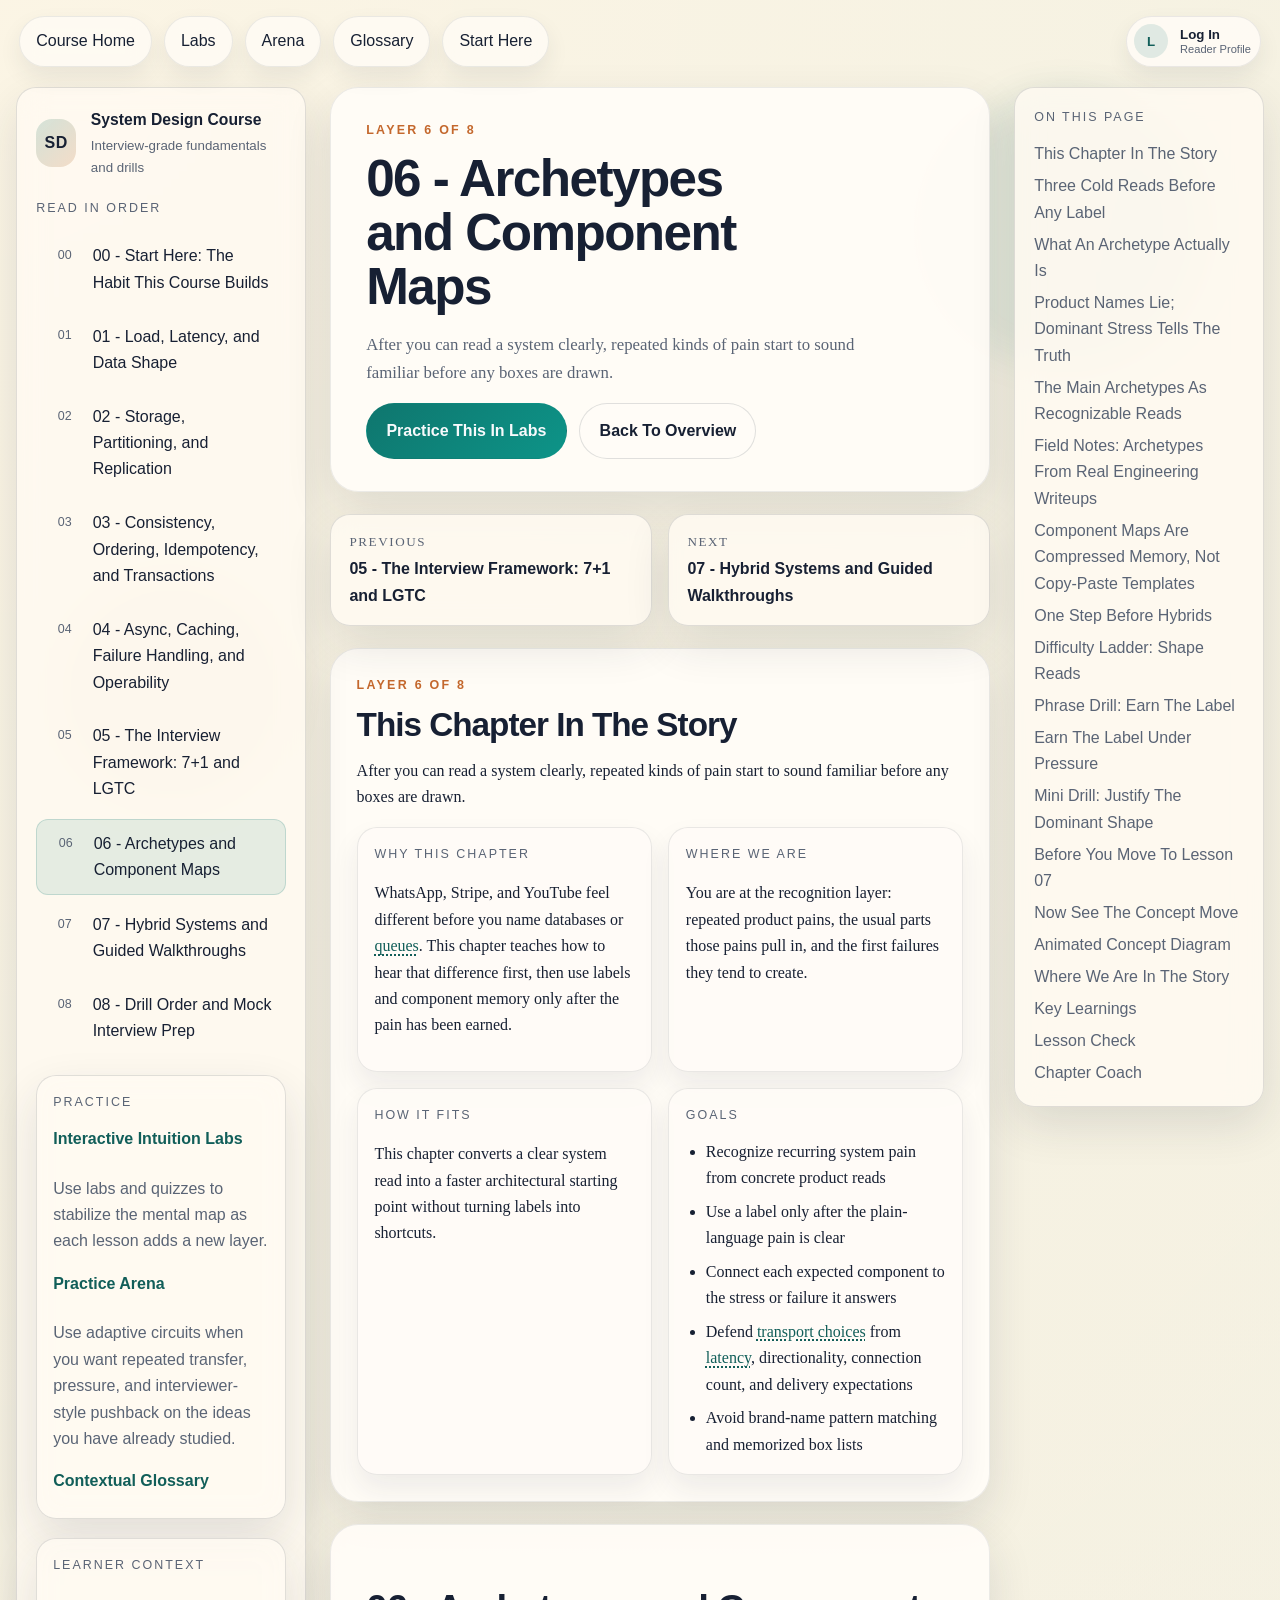
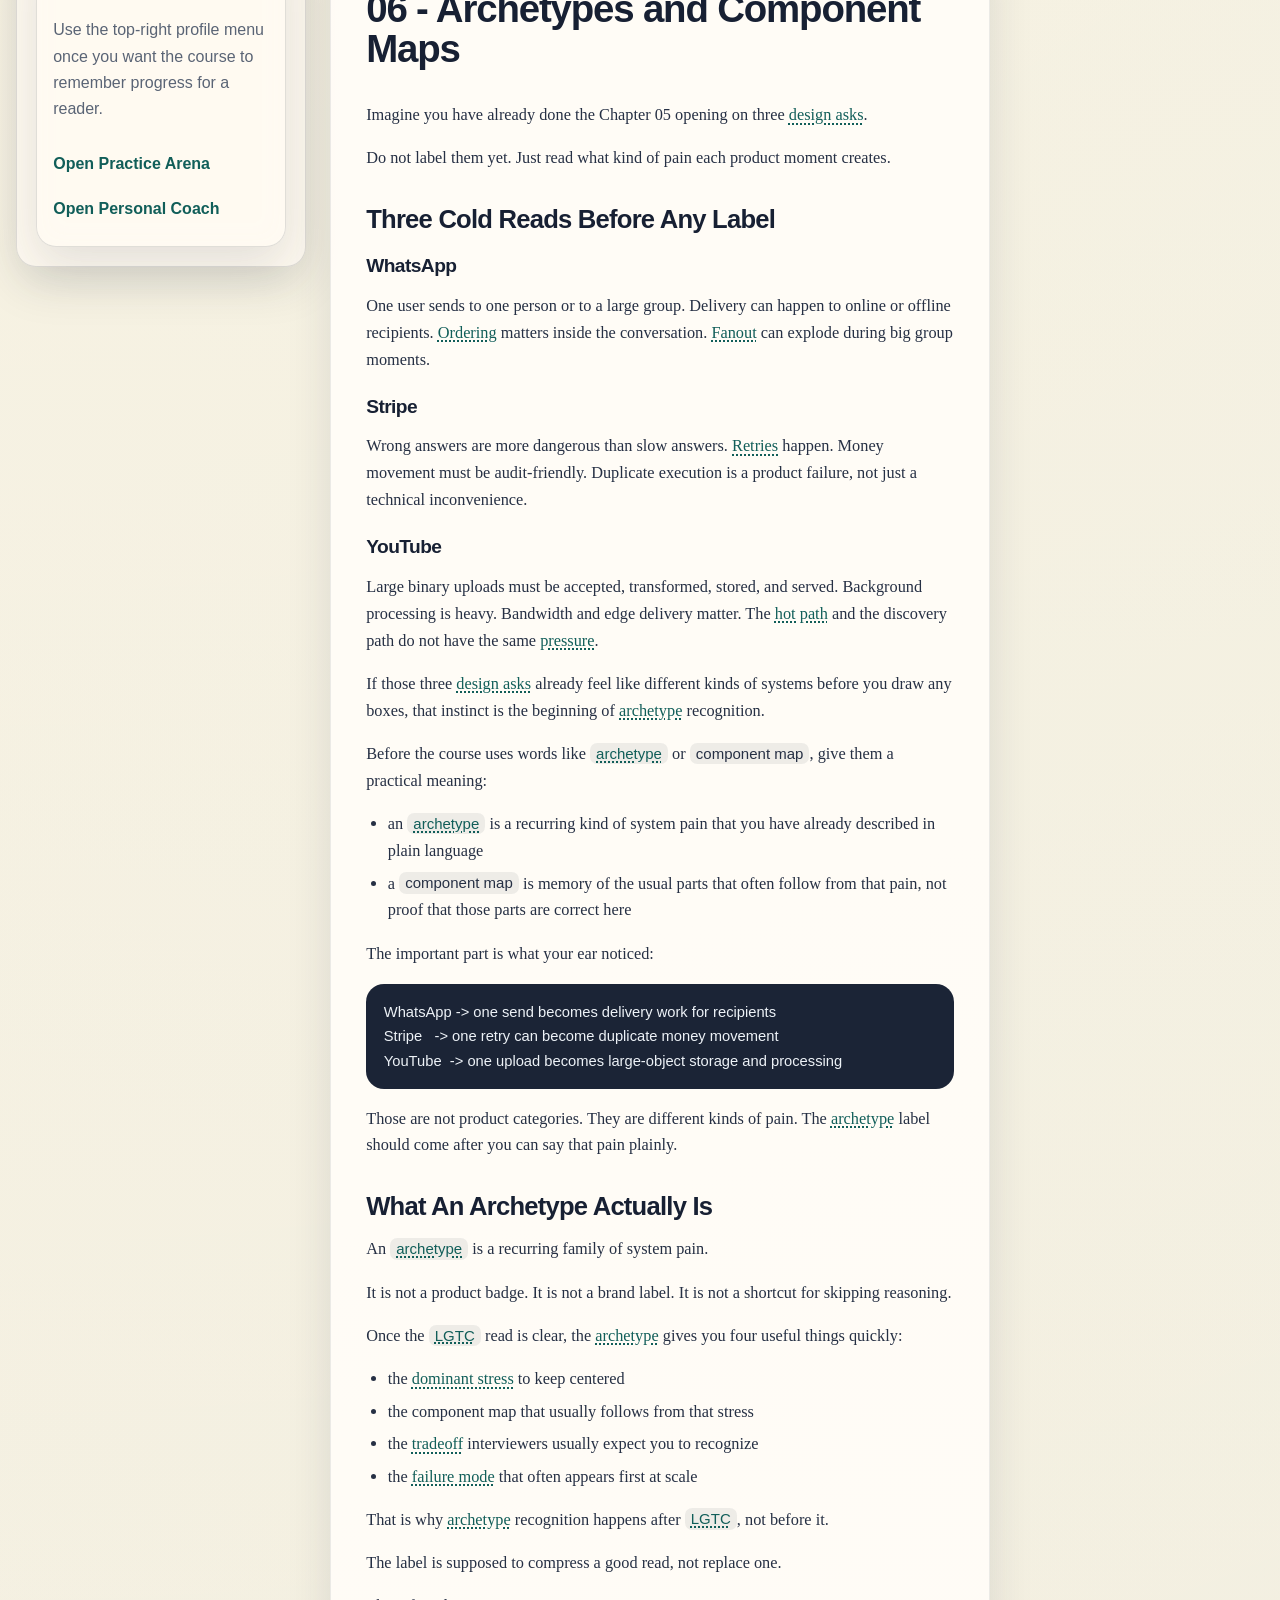
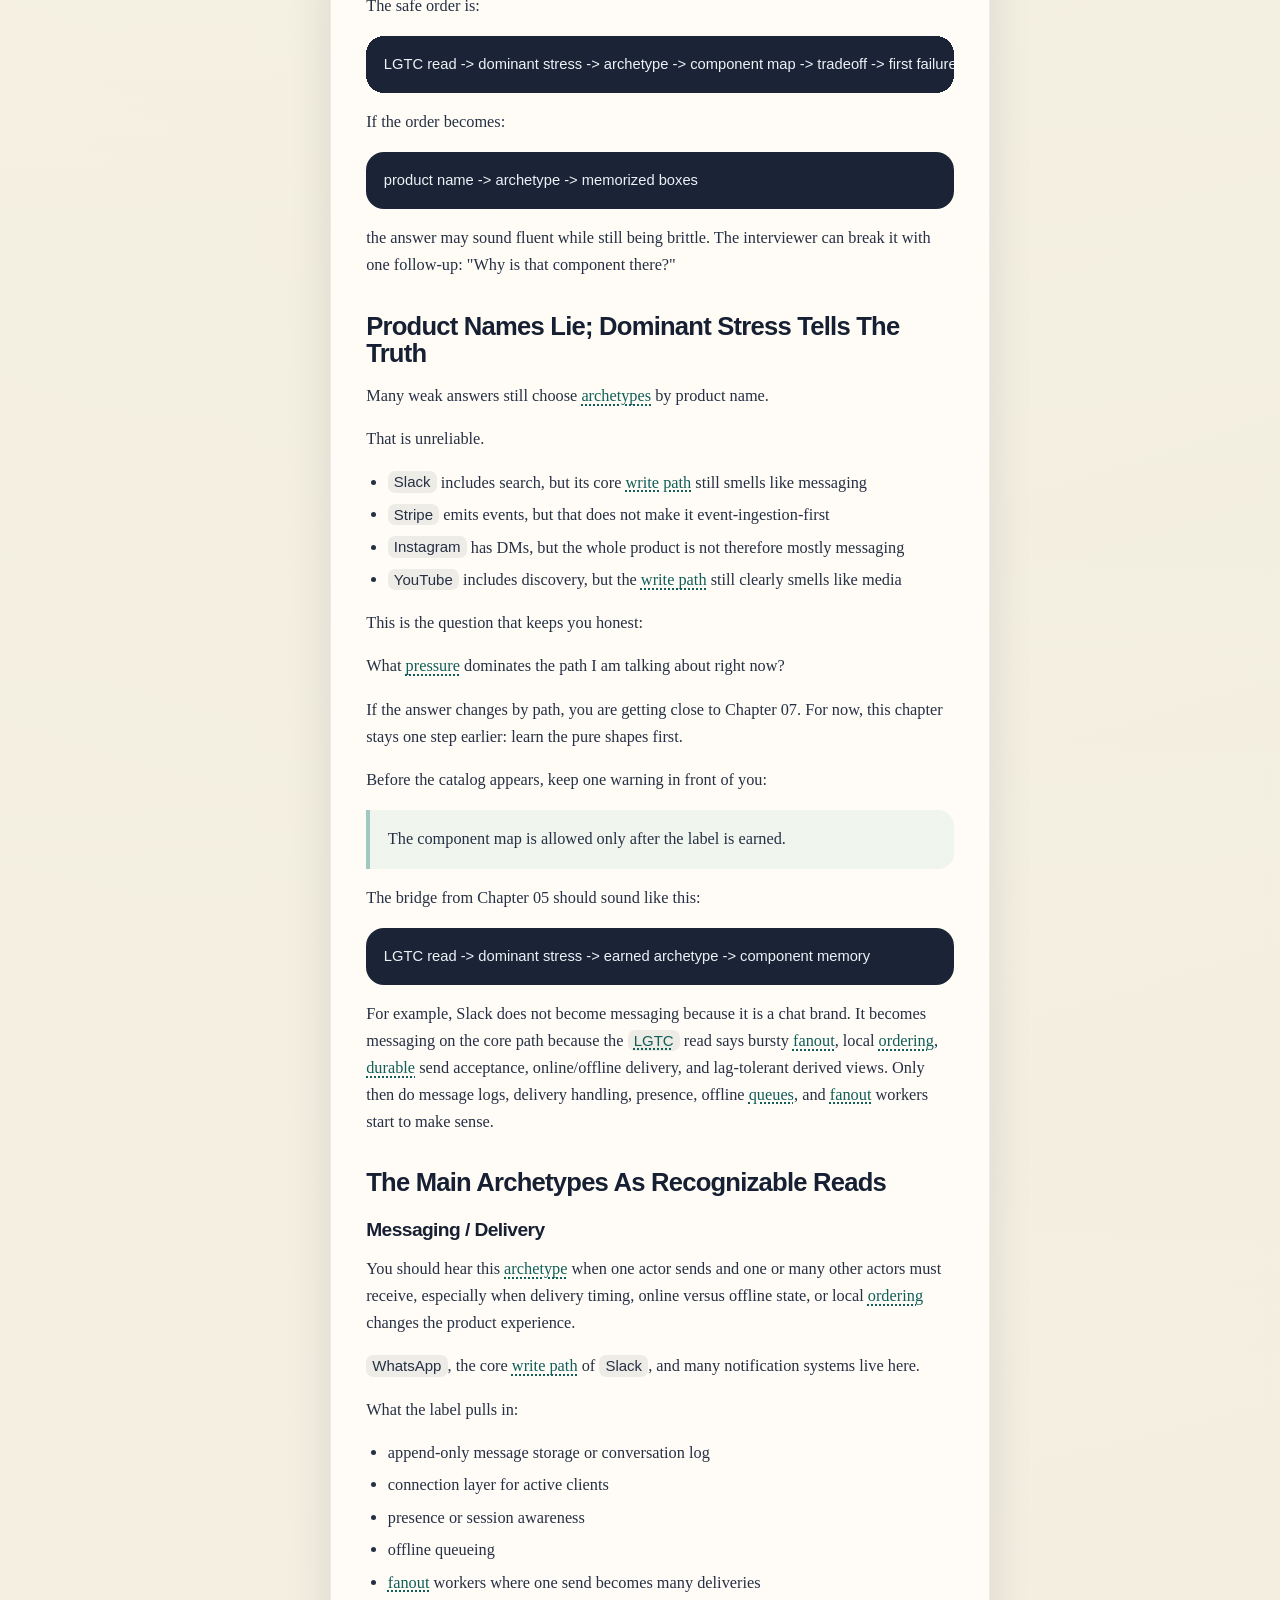
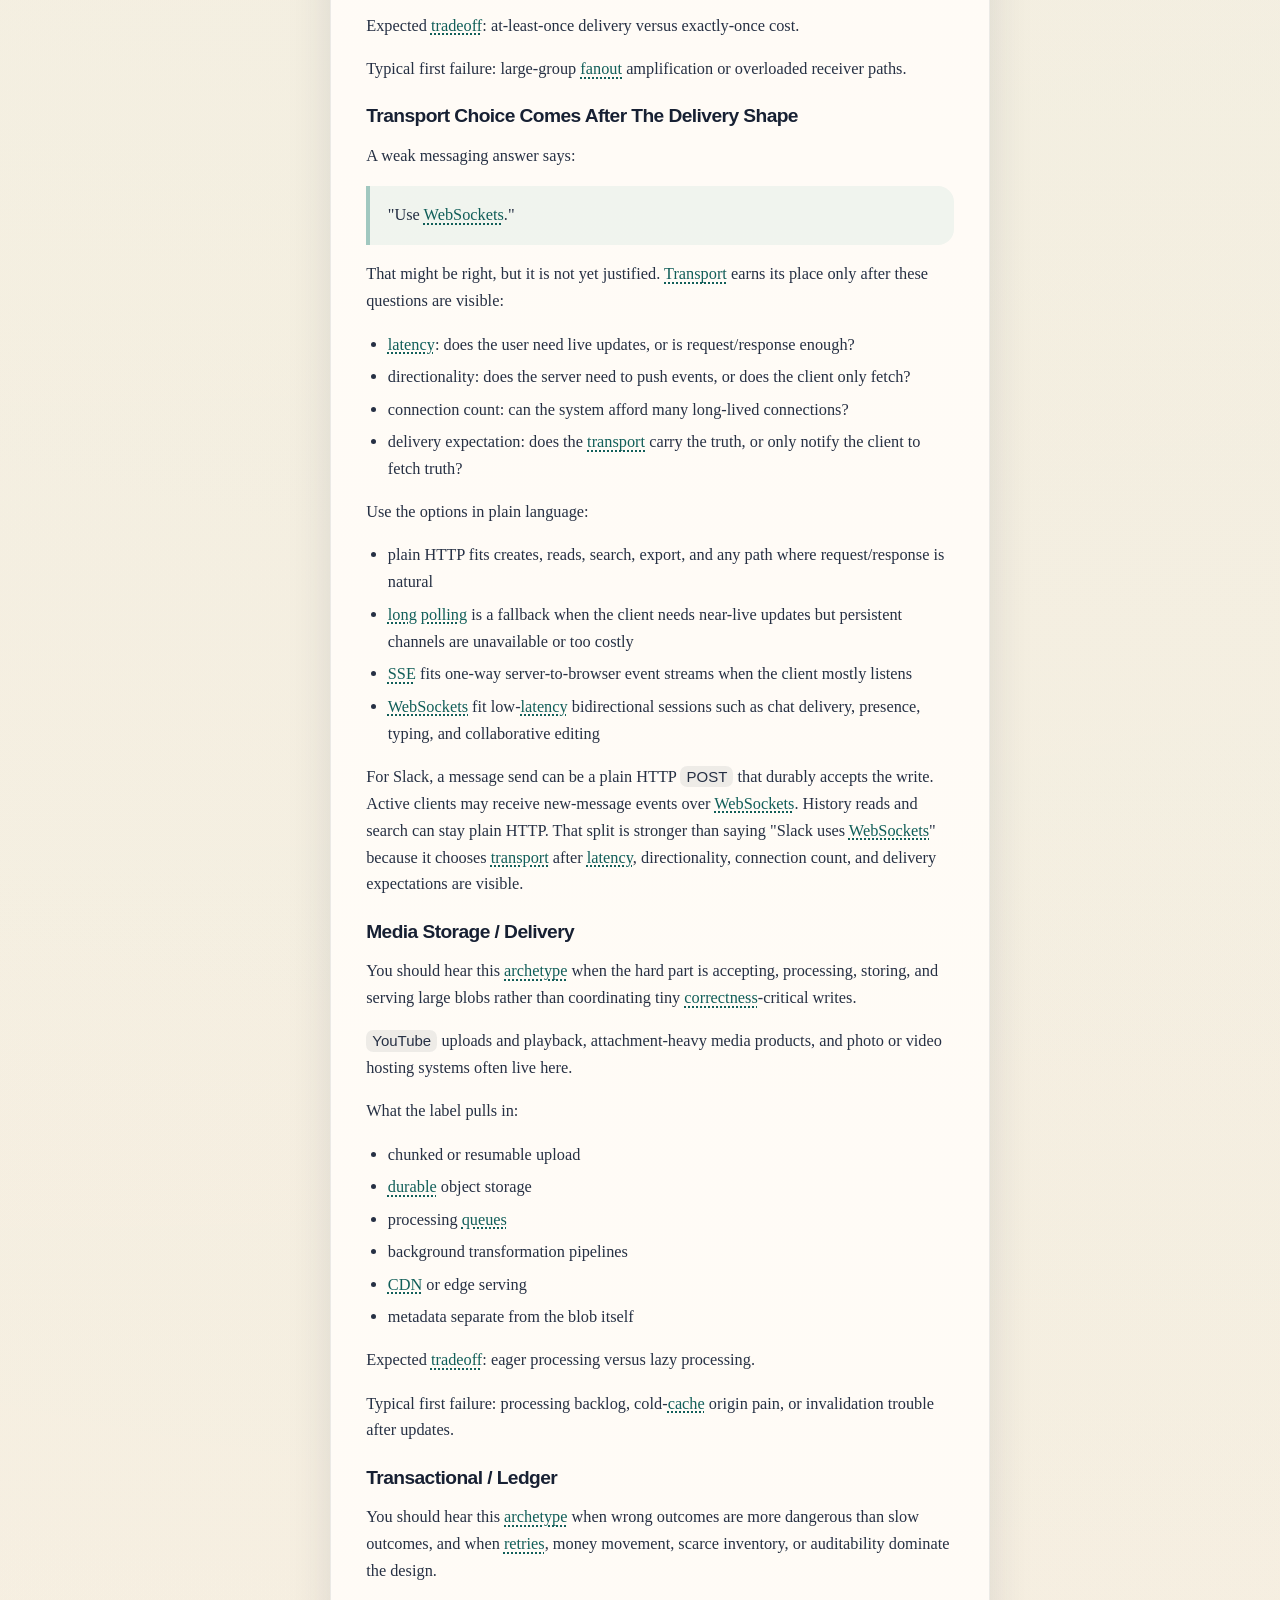
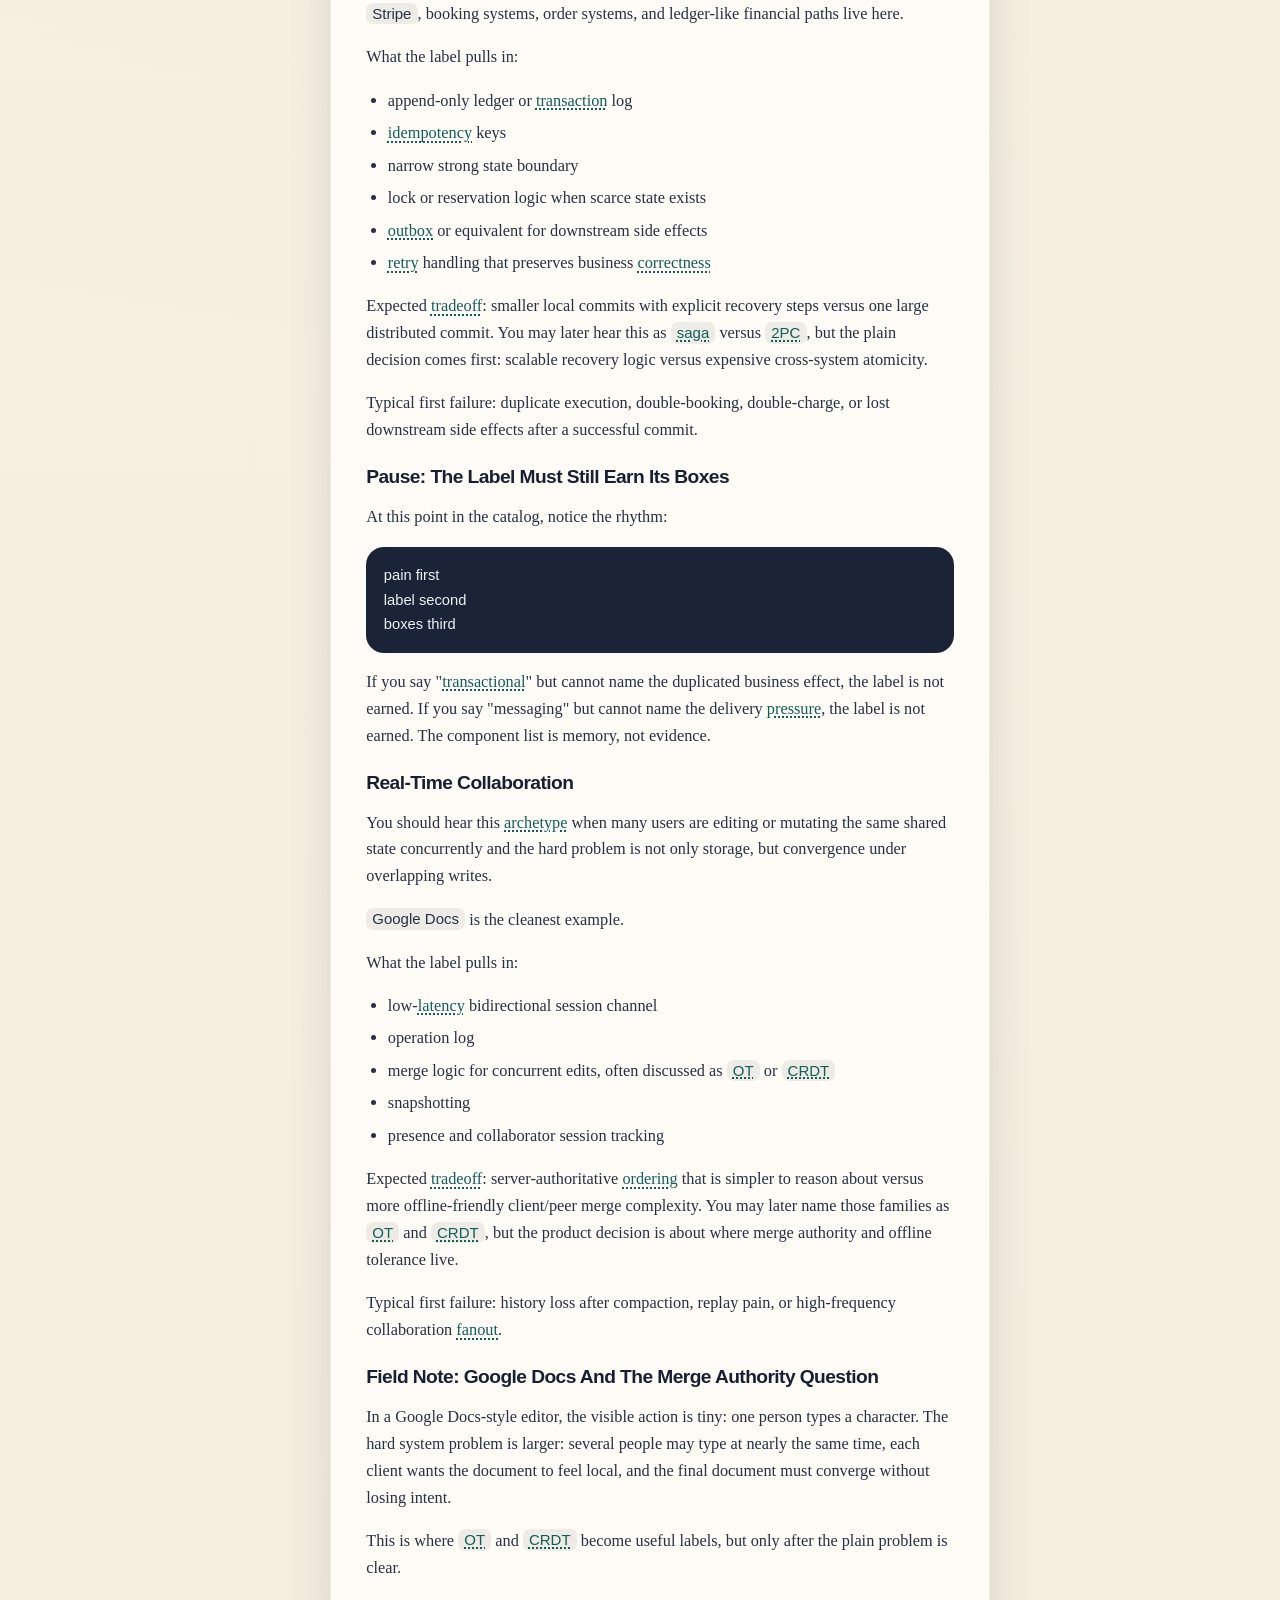
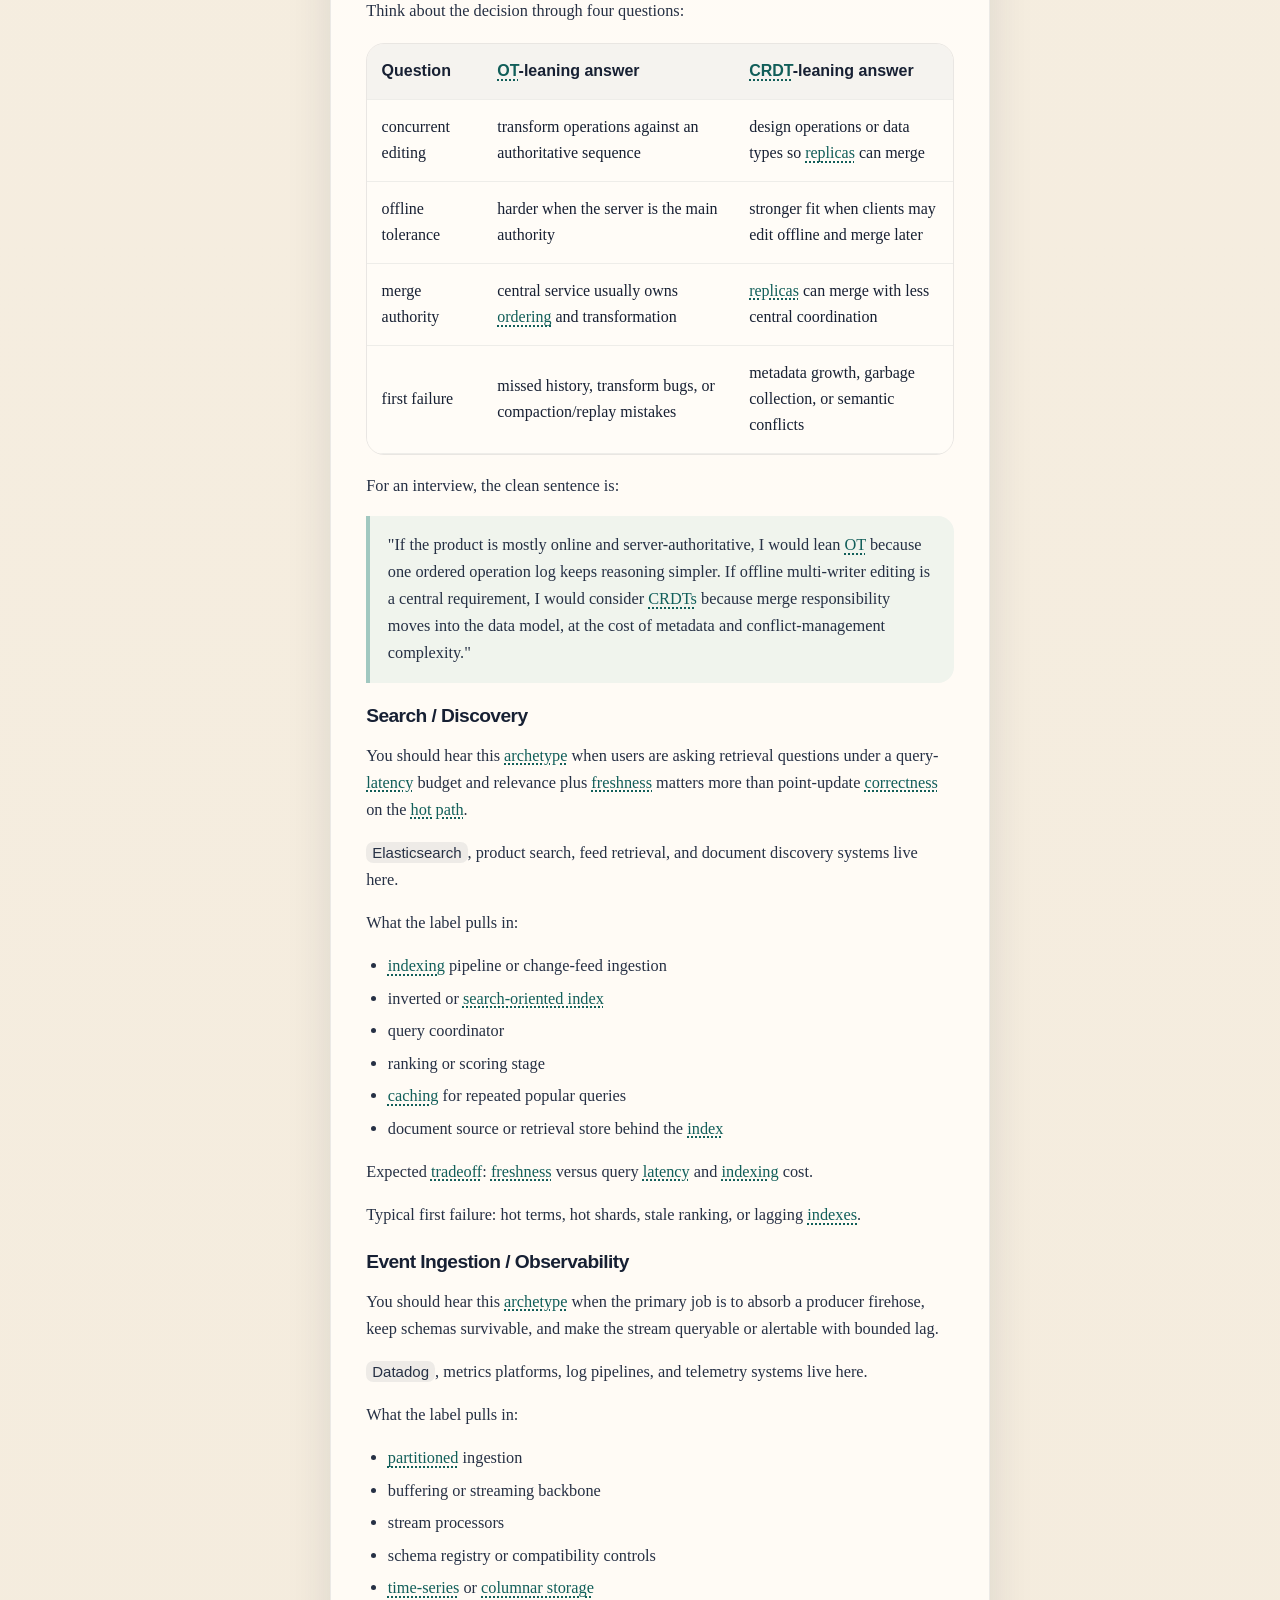
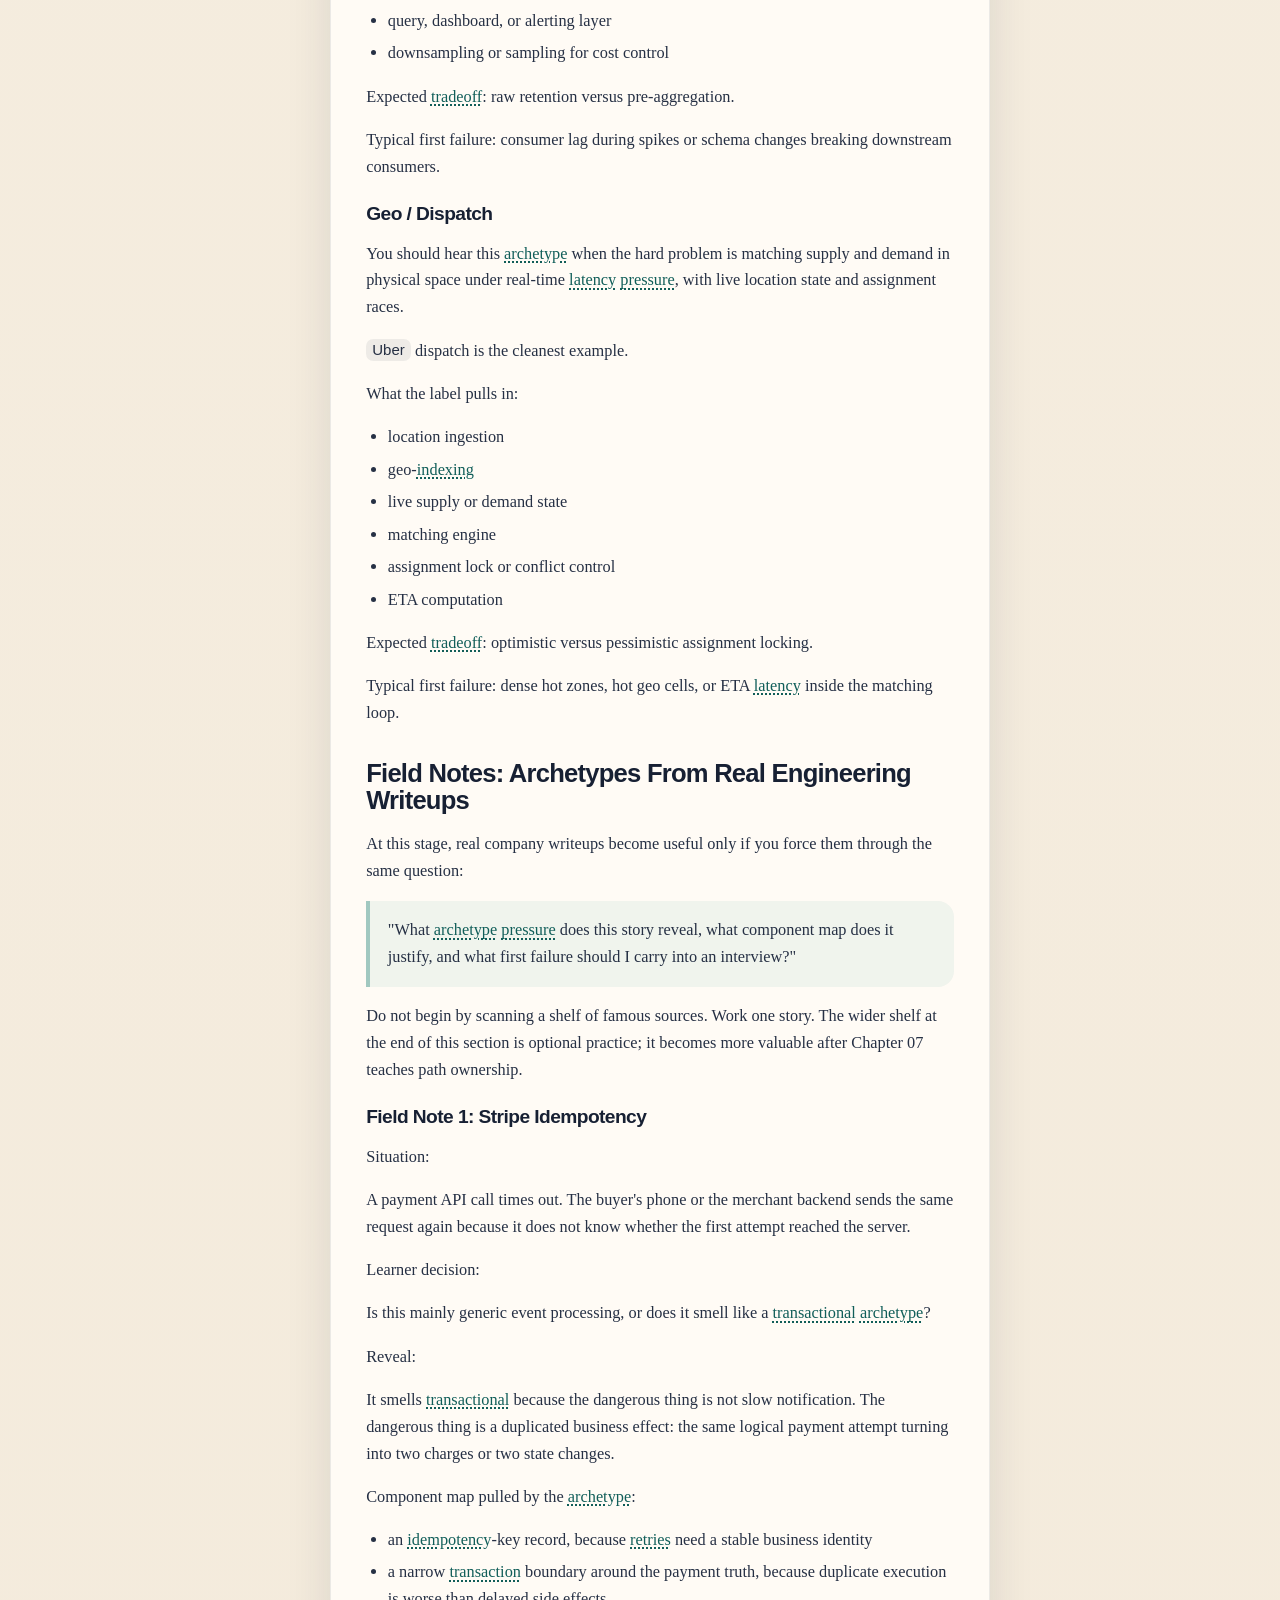
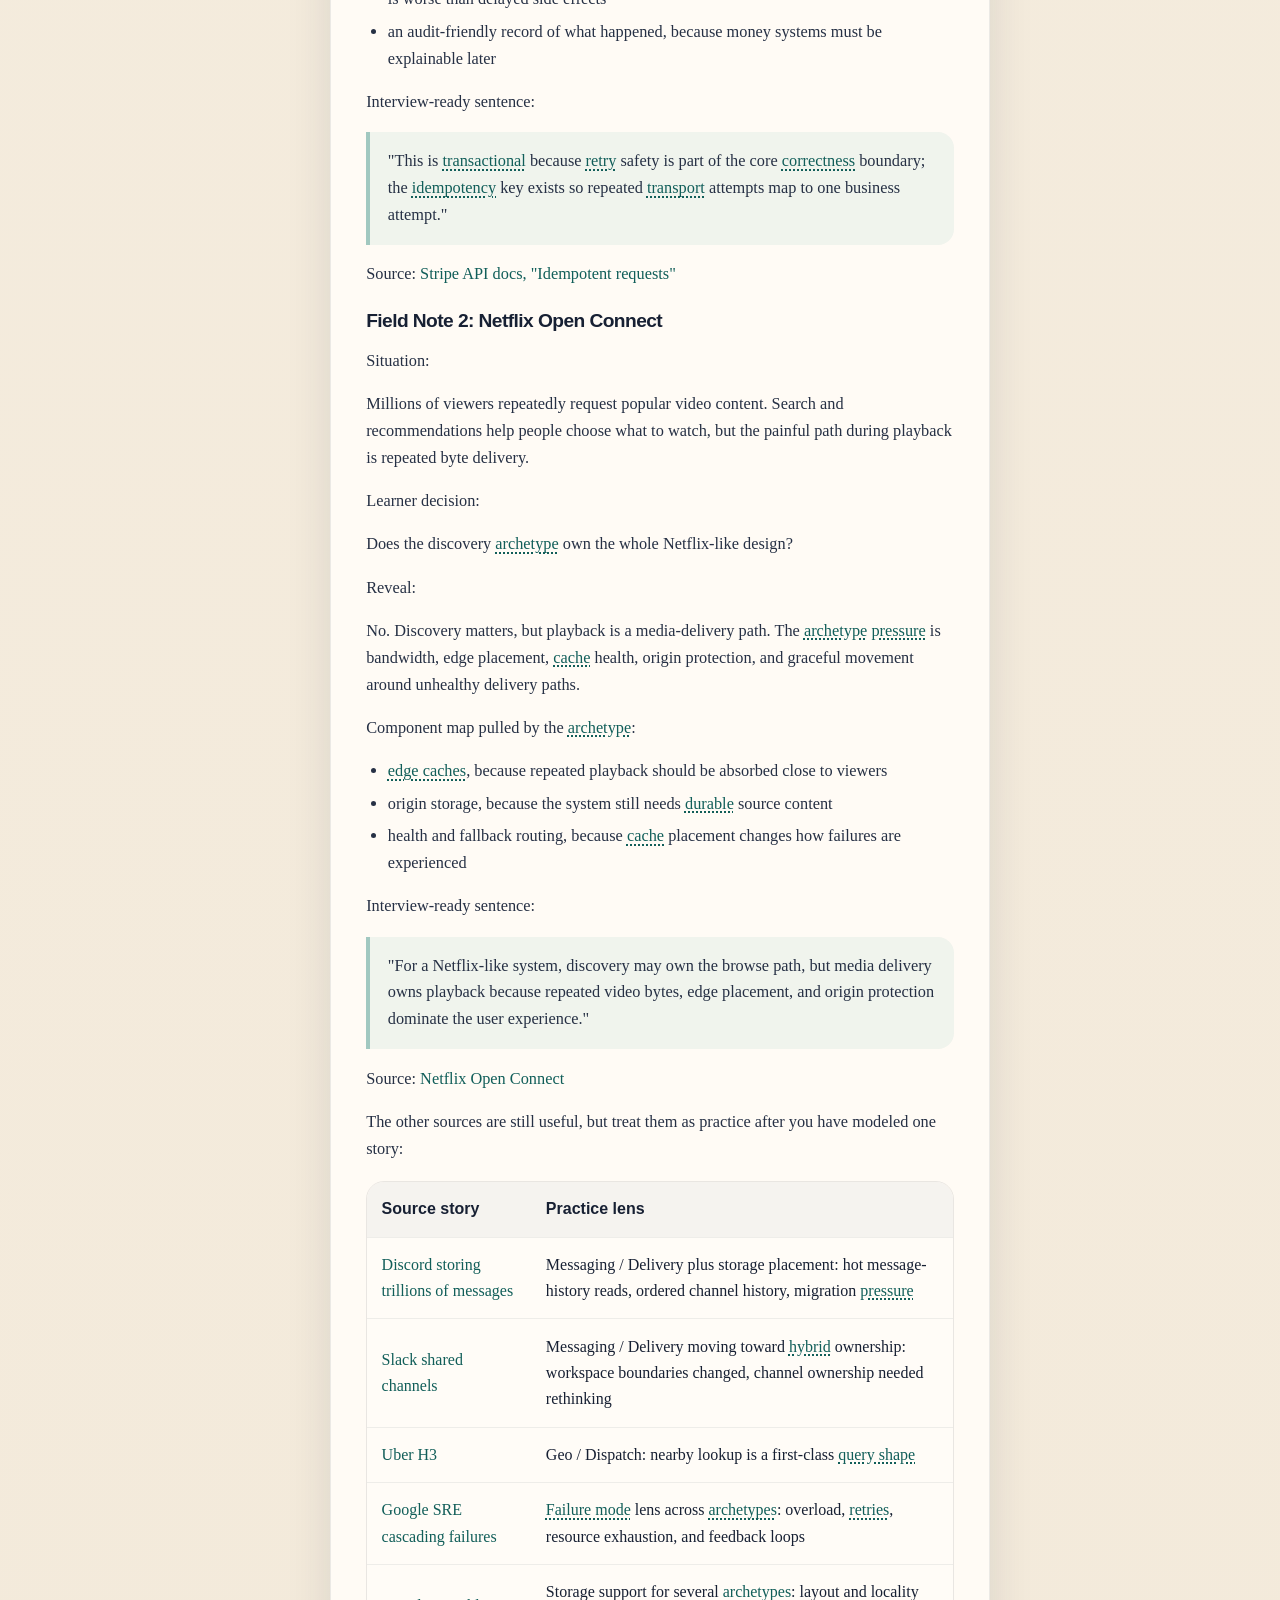
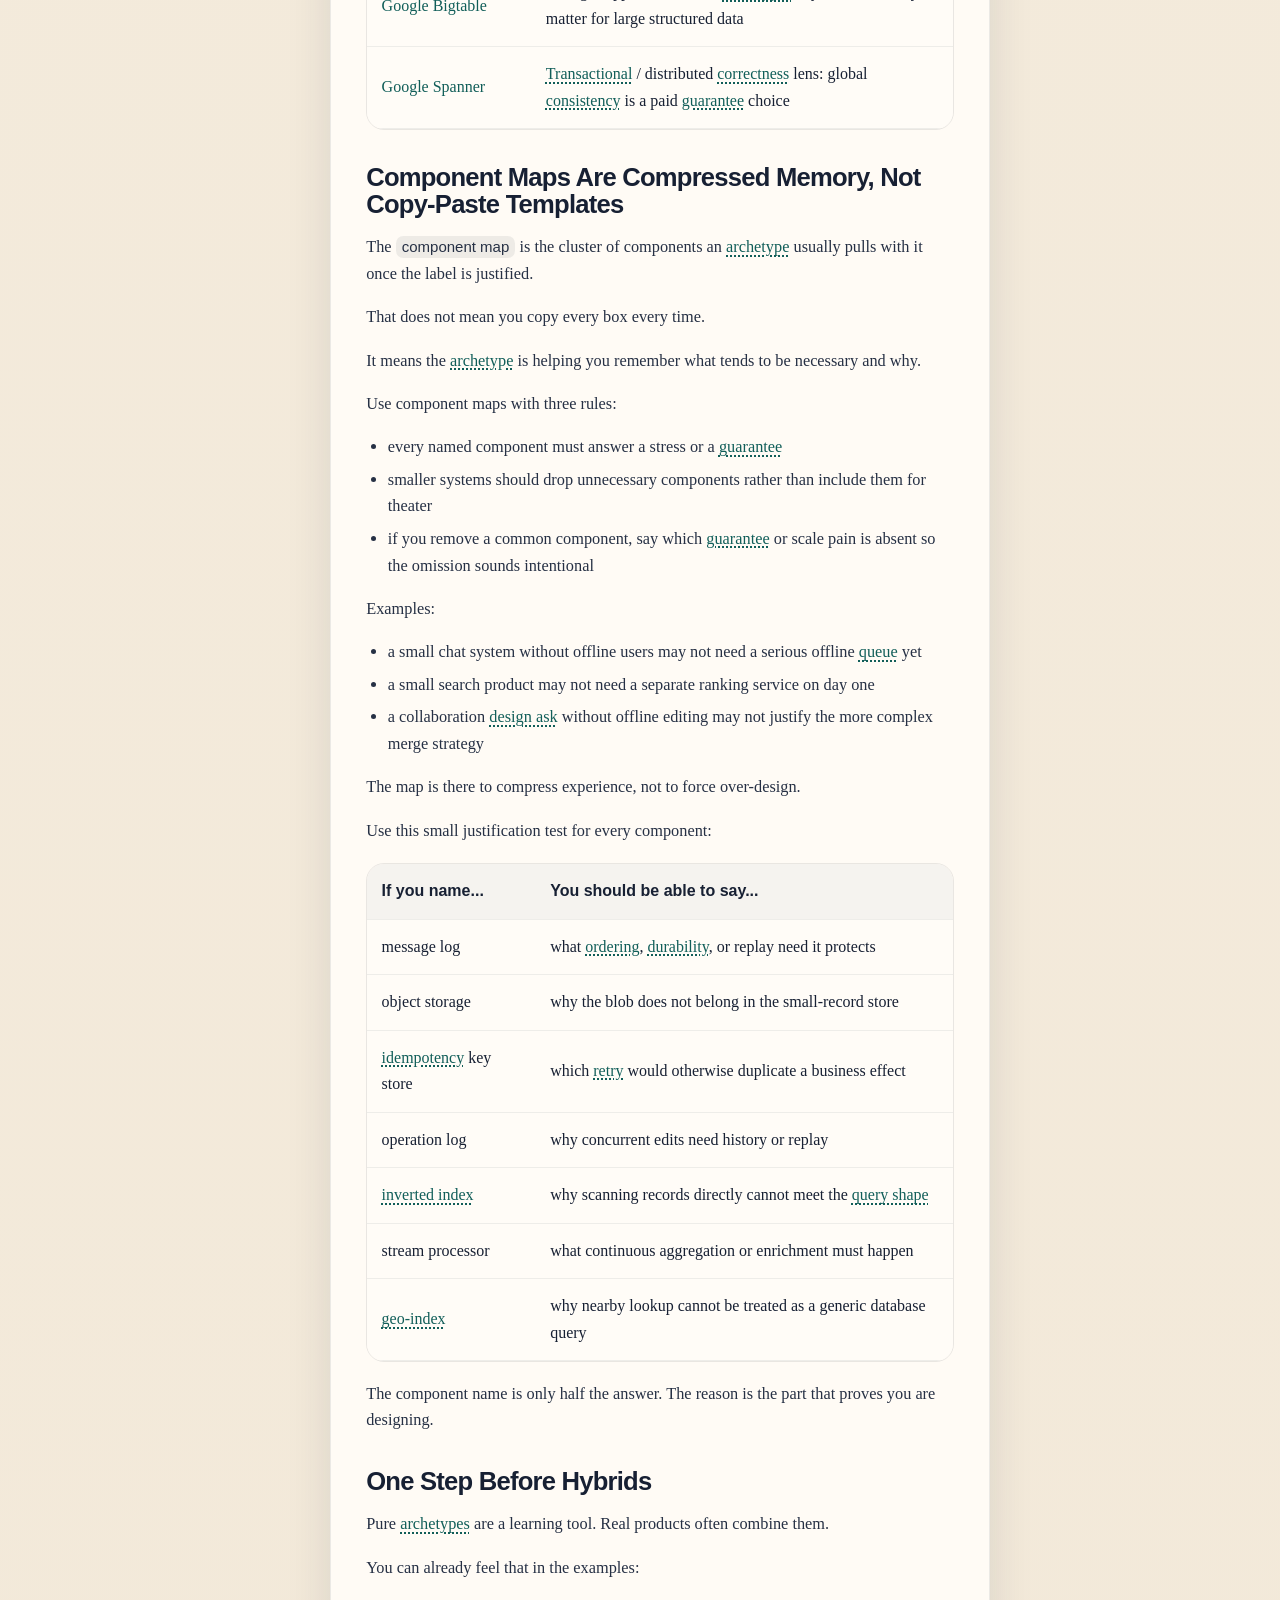
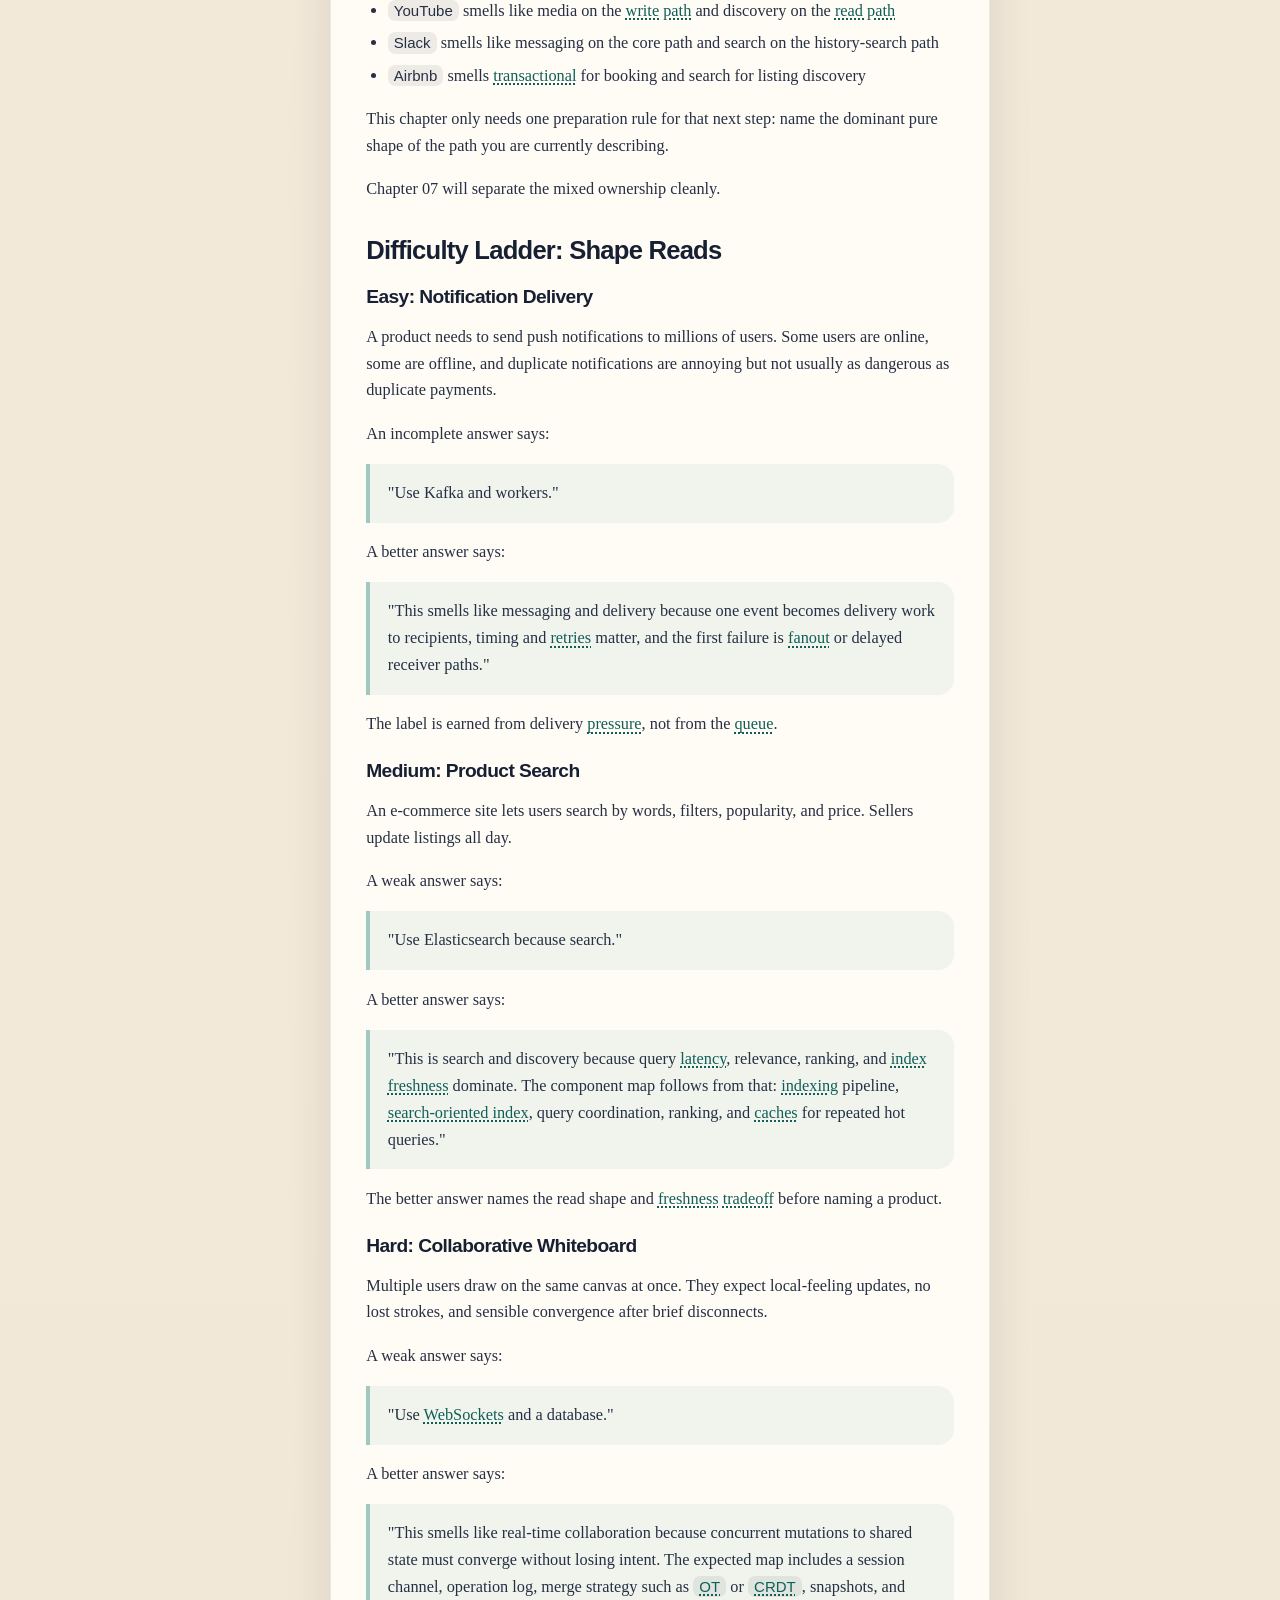
<file: site/06-archetypes-and-component-maps.html>
<!DOCTYPE html>
<html lang="en">
  <head>
    <meta charset="UTF-8" />
    <meta name="viewport" content="width=device-width, initial-scale=1.0" />
    <title>06 - Archetypes and Component Maps | System Design Course</title>
    <meta
      name="description"
      content="A structured system design course with hyperlinks, lesson navigation, and interactive labs."
    />
    <link rel="icon" href="assets/favicon.svg" type="image/svg+xml" />
    <link rel="stylesheet" href="assets/style.css" />
    <link rel="stylesheet" href="assets/concept-diagrams.css" />
  </head>
  <body class="lesson-body">
    <div class="ambient ambient-one"></div>
    <div class="ambient ambient-two"></div>

    <header class="topbar">
      <nav class="topbar-nav" aria-label="Primary">
        <a class="topbar-link" href="index.html">Course Home</a>
        <a class="topbar-link" href="labs.html">Labs</a>
        <a class="topbar-link" href="arena.html">Arena</a>
        <a class="topbar-link" href="glossary.html">Glossary</a>
        <a class="topbar-link" href="00-study-method.html">Start Here</a>
      </nav>
      <div class="topbar-utility" data-topbar-personalization></div>
    </header>

    <div class="page-shell">

    <aside class="sidebar">
      <a class="brand" href="index.html">
        <span class="brand-mark">SD</span>
        <span class="brand-copy">
          <strong>System Design Course</strong>
          <small>Interview-grade fundamentals and drills</small>
        </span>
      </a>
      <nav class="sidebar-nav" aria-label="Course lessons">
        <p class="sidebar-label">Read In Order</p>
        <ol><li><a href="00-study-method.html"><span class="lesson-index">00</span><span>00 - Start Here: The Habit This Course Builds</span></a></li><li><a href="01-load-latency-and-data-shape.html"><span class="lesson-index">01</span><span>01 - Load, Latency, and Data Shape</span></a></li><li><a href="02-storage-partitioning-and-replication.html"><span class="lesson-index">02</span><span>02 - Storage, Partitioning, and Replication</span></a></li><li><a href="03-consistency-ordering-idempotency-and-transactions.html"><span class="lesson-index">03</span><span>03 - Consistency, Ordering, Idempotency, and Transactions</span></a></li><li><a href="04-async-caching-failure-handling-and-operability.html"><span class="lesson-index">04</span><span>04 - Async, Caching, Failure Handling, and Operability</span></a></li><li><a href="05-the-interview-framework-7-plus-1-and-lgtc.html"><span class="lesson-index">05</span><span>05 - The Interview Framework: 7+1 and LGTC</span></a></li><li class="is-active"><a href="06-archetypes-and-component-maps.html"><span class="lesson-index">06</span><span>06 - Archetypes and Component Maps</span></a></li><li><a href="07-hybrid-systems-and-guided-walkthroughs.html"><span class="lesson-index">07</span><span>07 - Hybrid Systems and Guided Walkthroughs</span></a></li><li><a href="08-drill-order-and-mock-interview-prep.html"><span class="lesson-index">08</span><span>08 - Drill Order and Mock Interview Prep</span></a></li></ol>
      </nav>
      <div class="sidebar-card">
        <p class="sidebar-label">Practice</p>
        <a class="sidebar-link" href="labs.html">Interactive Intuition Labs</a>
        <p>Use labs and quizzes to stabilize the mental map as each lesson adds a new layer.</p>
        <a class="sidebar-link" href="arena.html">Practice Arena</a>
        <p>Use adaptive circuits when you want repeated transfer, pressure, and interviewer-style pushback on the ideas you have already studied.</p>
        <a class="sidebar-link" href="glossary.html">Contextual Glossary</a>
      </div>
      <div class="sidebar-card learner-sidebar-card" data-learner-sidebar>
        <p class="sidebar-label">Learner Context</p>
        <p>Use the top-right profile menu to sign in, save progress, and unlock coaching once you have started the course.</p>
        <a class="sidebar-link" href="index.html#personal-coach">Open Personal Coach</a>
      </div>
    </aside>

      <main class="main-content">

    <section class="hero hero-lesson">
      <p class="eyebrow">Layer 6 of 8</p>
      <h1>06 - Archetypes and Component Maps</h1>
      <p class="hero-copy">After you can read a system clearly, repeated kinds of pain start to sound familiar before any boxes are drawn.</p>
      <div class="hero-actions">
        <a class="button button-primary" href="labs.html">Practice This In Labs</a>
        <a class="button button-secondary" href="index.html">Back To Overview</a>
      </div>
    </section>

    <nav class="lesson-pager" aria-label="Lesson navigation">
      <a class="pager-card" href="05-the-interview-framework-7-plus-1-and-lgtc.html"><span>Previous</span><strong>05 - The Interview Framework: 7+1 and LGTC</strong></a>
      <a class="pager-card" href="07-hybrid-systems-and-guided-walkthroughs.html"><span>Next</span><strong>07 - Hybrid Systems and Guided Walkthroughs</strong></a>
    </nav>


    <section class="chapter-frame" id="chapter-frame">
      <div class="section-heading">
        <p class="eyebrow">Layer 6 of 8</p>
        <h2>This Chapter In The Story</h2>
        <p>After you can read a system clearly, repeated kinds of pain start to sound familiar before any boxes are drawn.</p>
      </div>
      <div class="chapter-frame-grid">
        <article class="frame-card">
          <p class="panel-label">Why This Chapter</p>
          <p>WhatsApp, Stripe, and YouTube feel different before you name databases or <a class="term-link" href="glossary.html#queue" title="A buffer that decouples producers from consumers over time.">queues</a>. This chapter teaches how to hear that difference first, then use labels and component memory only after the pain has been earned.</p>
        </article>
        <article class="frame-card">
          <p class="panel-label">Where We Are</p>
          <p>You are at the recognition layer: repeated product pains, the usual parts those pains pull in, and the first failures they tend to create.</p>
        </article>
        <article class="frame-card">
          <p class="panel-label">How It Fits</p>
          <p>This chapter converts a clear system read into a faster architectural starting point without turning labels into shortcuts.</p>
        </article>
        <article class="frame-card">
          <p class="panel-label">Goals</p>
          <ul class="framed-list"><li>Recognize recurring system pain from concrete product reads</li><li>Use a label only after the plain-language pain is clear</li><li>Connect each expected component to the stress or failure it answers</li><li>Defend <a class="term-link" href="glossary.html#transport-choice" title="The decision about how clients and services communicate on a path.">transport choices</a> from <a class="term-link" href="glossary.html#latency" title="How long a request, read, or write takes before a result is seen.">latency</a>, directionality, connection count, and delivery expectations</li><li>Avoid brand-name pattern matching and memorized box lists</li></ul>
        </article>
      </div>
    </section>

    <article class="prose">
      <h1 id="06-archetypes-and-component-maps">06 - Archetypes and Component Maps</h1>
<p>Imagine you have already done the Chapter 05 opening on three <a class="term-link" href="glossary.html#design-ask" title="The one-line system-design question the interviewer gives you at the start.">design asks</a>.</p>
<p>Do not label them yet. Just read what kind of pain each product moment creates.</p>
<h2 id="three-cold-reads-before-any-label">Three Cold Reads Before Any Label</h2>
<h3 id="whatsapp">WhatsApp</h3>
<p>One user sends to one person or to a large group. Delivery can happen to online or offline recipients. <a class="term-link" href="glossary.html#ordering" title="Whether operations or events must be seen in a particular sequence.">Ordering</a> matters inside the conversation. <a class="term-link" href="glossary.html#fanout" title="One action causing many downstream actions.">Fanout</a> can explode during big group moments.</p>
<h3 id="stripe">Stripe</h3>
<p>Wrong answers are more dangerous than slow answers. <a class="term-link" href="glossary.html#retry" title="Trying an operation again after a timeout or transient failure.">Retries</a> happen. Money movement must be audit-friendly. Duplicate execution is a product failure, not just a technical inconvenience.</p>
<h3 id="youtube">YouTube</h3>
<p>Large binary uploads must be accepted, transformed, stored, and served. Background processing is heavy. Bandwidth and edge delivery matter. The <a class="term-link" href="glossary.html#hot-path" title="The work that must finish before the user can trust the result.">hot path</a> and the discovery path do not have the same <a class="term-link" href="glossary.html#pressure" title="The force that makes a system difficult to design.">pressure</a>.</p>
<p>If those three <a class="term-link" href="glossary.html#design-ask" title="The one-line system-design question the interviewer gives you at the start.">design asks</a> already feel like different kinds of systems before you draw any boxes, that instinct is the beginning of <a class="term-link" href="glossary.html#archetype" title="A recurring family of system problems with familiar dominant stresses and components.">archetype</a> recognition.</p>
<p>Before the course uses words like <code><a class="term-link" href="glossary.html#archetype" title="A recurring family of system problems with familiar dominant stresses and components.">archetype</a></code> or <code>component map</code>, give them a practical meaning:</p>
<ul><li>an <code><a class="term-link" href="glossary.html#archetype" title="A recurring family of system problems with familiar dominant stresses and components.">archetype</a></code> is a recurring kind of system pain that you have already described in plain language</li><li>a <code>component map</code> is memory of the usual parts that often follow from that pain, not proof that those parts are correct here</li></ul>
<p>The important part is what your ear noticed:</p>
<pre class="code-block"><code class="language-text">WhatsApp -&gt; one send becomes delivery work for recipients
Stripe   -&gt; one retry can become duplicate money movement
YouTube  -&gt; one upload becomes large-object storage and processing</code></pre>
<p>Those are not product categories. They are different kinds of pain. The <a class="term-link" href="glossary.html#archetype" title="A recurring family of system problems with familiar dominant stresses and components.">archetype</a> label should come after you can say that pain plainly.</p>
<h2 id="what-an-archetype-actually-is">What An Archetype Actually Is</h2>
<p>An <code><a class="term-link" href="glossary.html#archetype" title="A recurring family of system problems with familiar dominant stresses and components.">archetype</a></code> is a recurring family of system pain.</p>
<p>It is not a product badge. It is not a brand label. It is not a shortcut for skipping reasoning.</p>
<p>Once the <code><a class="term-link" href="glossary.html#lgtc" title="The course&#39;s four-bucket summary: Load, Guarantees, Topology, Constraints.">LGTC</a></code> read is clear, the <a class="term-link" href="glossary.html#archetype" title="A recurring family of system problems with familiar dominant stresses and components.">archetype</a> gives you four useful things quickly:</p>
<ul><li>the <a class="term-link" href="glossary.html#dominant-stress" title="The pressure that matters most for the first major design decisions.">dominant stress</a> to keep centered</li><li>the component map that usually follows from that stress</li><li>the <a class="term-link" href="glossary.html#tradeoff" title="A choice that improves one dimension by paying in another.">tradeoff</a> interviewers usually expect you to recognize</li><li>the <a class="term-link" href="glossary.html#failure-mode" title="The specific way a system is most likely to break first.">failure mode</a> that often appears first at scale</li></ul>
<p>That is why <a class="term-link" href="glossary.html#archetype" title="A recurring family of system problems with familiar dominant stresses and components.">archetype</a> recognition happens after <code><a class="term-link" href="glossary.html#lgtc" title="The course&#39;s four-bucket summary: Load, Guarantees, Topology, Constraints.">LGTC</a></code>, not before it.</p>
<p>The label is supposed to compress a good read, not replace one.</p>
<p>The safe order is:</p>
<pre class="code-block"><code class="language-text">LGTC read -&gt; dominant stress -&gt; archetype -&gt; component map -&gt; tradeoff -&gt; first failure</code></pre>
<p>If the order becomes:</p>
<pre class="code-block"><code class="language-text">product name -&gt; archetype -&gt; memorized boxes</code></pre>
<p>the answer may sound fluent while still being brittle. The interviewer can break it with one follow-up: &quot;Why is that component there?&quot;</p>
<h2 id="product-names-lie-dominant-stress-tells-the-truth">Product Names Lie; Dominant Stress Tells The Truth</h2>
<p>Many weak answers still choose <a class="term-link" href="glossary.html#archetype" title="A recurring family of system problems with familiar dominant stresses and components.">archetypes</a> by product name.</p>
<p>That is unreliable.</p>
<ul><li><code>Slack</code> includes search, but its core <a class="term-link" href="glossary.html#write-path" title="The path that creates or mutates source-of-truth state.">write path</a> still smells like messaging</li><li><code>Stripe</code> emits events, but that does not make it event-ingestion-first</li><li><code>Instagram</code> has DMs, but the whole product is not therefore mostly messaging</li><li><code>YouTube</code> includes discovery, but the <a class="term-link" href="glossary.html#write-path" title="The path that creates or mutates source-of-truth state.">write path</a> still clearly smells like media</li></ul>
<p>This is the question that keeps you honest:</p>
<p>What <a class="term-link" href="glossary.html#pressure" title="The force that makes a system difficult to design.">pressure</a> dominates the path I am talking about right now?</p>
<p>If the answer changes by path, you are getting close to Chapter 07. For now, this chapter stays one step earlier: learn the pure shapes first.</p>
<p>Before the catalog appears, keep one warning in front of you:</p>
<blockquote>The component map is allowed only after the label is earned.</blockquote>
<p>The bridge from Chapter 05 should sound like this:</p>
<pre class="code-block"><code class="language-text">LGTC read -&gt; dominant stress -&gt; earned archetype -&gt; component memory</code></pre>
<p>For example, Slack does not become messaging because it is a chat brand. It becomes messaging on the core path because the <code><a class="term-link" href="glossary.html#lgtc" title="The course&#39;s four-bucket summary: Load, Guarantees, Topology, Constraints.">LGTC</a></code> read says bursty <a class="term-link" href="glossary.html#fanout" title="One action causing many downstream actions.">fanout</a>, local <a class="term-link" href="glossary.html#ordering" title="Whether operations or events must be seen in a particular sequence.">ordering</a>, <a class="term-link" href="glossary.html#durability" title="Whether acknowledged data survives crashes and failures.">durable</a> send acceptance, online/offline delivery, and lag-tolerant derived views. Only then do message logs, delivery handling, presence, offline <a class="term-link" href="glossary.html#queue" title="A buffer that decouples producers from consumers over time.">queues</a>, and <a class="term-link" href="glossary.html#fanout" title="One action causing many downstream actions.">fanout</a> workers start to make sense.</p>
<h2 id="the-main-archetypes-as-recognizable-reads">The Main Archetypes As Recognizable Reads</h2>
<h3 id="messaging-delivery">Messaging / Delivery</h3>
<p>You should hear this <a class="term-link" href="glossary.html#archetype" title="A recurring family of system problems with familiar dominant stresses and components.">archetype</a> when one actor sends and one or many other actors must receive, especially when delivery timing, online versus offline state, or local <a class="term-link" href="glossary.html#ordering" title="Whether operations or events must be seen in a particular sequence.">ordering</a> changes the product experience.</p>
<p><code>WhatsApp</code>, the core <a class="term-link" href="glossary.html#write-path" title="The path that creates or mutates source-of-truth state.">write path</a> of <code>Slack</code>, and many notification systems live here.</p>
<p>What the label pulls in:</p>
<ul><li>append-only message storage or conversation log</li><li>connection layer for active clients</li><li>presence or session awareness</li><li>offline queueing</li><li><a class="term-link" href="glossary.html#fanout" title="One action causing many downstream actions.">fanout</a> workers where one send becomes many deliveries</li></ul>
<p>Expected <a class="term-link" href="glossary.html#tradeoff" title="A choice that improves one dimension by paying in another.">tradeoff</a>: at-least-once delivery versus exactly-once cost.</p>
<p>Typical first failure: large-group <a class="term-link" href="glossary.html#fanout" title="One action causing many downstream actions.">fanout</a> amplification or overloaded receiver paths.</p>
<h3 id="transport-choice-comes-after-the-delivery-shape">Transport Choice Comes After The Delivery Shape</h3>
<p>A weak messaging answer says:</p>
<blockquote>&quot;Use <a class="term-link" href="glossary.html#websockets" title="A long-lived bidirectional connection often used for live updates.">WebSockets</a>.&quot;</blockquote>
<p>That might be right, but it is not yet justified. <a class="term-link" href="glossary.html#transport-choice" title="The decision about how clients and services communicate on a path.">Transport</a> earns its place only after these questions are visible:</p>
<ul><li><a class="term-link" href="glossary.html#latency" title="How long a request, read, or write takes before a result is seen.">latency</a>: does the user need live updates, or is request/response enough?</li><li>directionality: does the server need to push events, or does the client only fetch?</li><li>connection count: can the system afford many long-lived connections?</li><li>delivery expectation: does the <a class="term-link" href="glossary.html#transport-choice" title="The decision about how clients and services communicate on a path.">transport</a> carry the truth, or only notify the client to fetch truth?</li></ul>
<p>Use the options in plain language:</p>
<ul><li>plain HTTP fits creates, reads, search, export, and any path where request/response is natural</li><li><a class="term-link" href="glossary.html#long-polling" title="A fallback push-like pattern where clients hold a request open waiting for updates.">long polling</a> is a fallback when the client needs near-live updates but persistent channels are unavailable or too costly</li><li><a class="term-link" href="glossary.html#sse" title="A one-way server-to-client event stream over HTTP.">SSE</a> fits one-way server-to-browser event streams when the client mostly listens</li><li><a class="term-link" href="glossary.html#websockets" title="A long-lived bidirectional connection often used for live updates.">WebSockets</a> fit low-<a class="term-link" href="glossary.html#latency" title="How long a request, read, or write takes before a result is seen.">latency</a> bidirectional sessions such as chat delivery, presence, typing, and collaborative editing</li></ul>
<p>For Slack, a message send can be a plain HTTP <code>POST</code> that durably accepts the write. Active clients may receive new-message events over <a class="term-link" href="glossary.html#websockets" title="A long-lived bidirectional connection often used for live updates.">WebSockets</a>. History reads and search can stay plain HTTP. That split is stronger than saying &quot;Slack uses <a class="term-link" href="glossary.html#websockets" title="A long-lived bidirectional connection often used for live updates.">WebSockets</a>&quot; because it chooses <a class="term-link" href="glossary.html#transport-choice" title="The decision about how clients and services communicate on a path.">transport</a> after <a class="term-link" href="glossary.html#latency" title="How long a request, read, or write takes before a result is seen.">latency</a>, directionality, connection count, and delivery expectations are visible.</p>
<h3 id="media-storage-delivery">Media Storage / Delivery</h3>
<p>You should hear this <a class="term-link" href="glossary.html#archetype" title="A recurring family of system problems with familiar dominant stresses and components.">archetype</a> when the hard part is accepting, processing, storing, and serving large blobs rather than coordinating tiny <a class="term-link" href="glossary.html#correctness" title="Whether the system does the right thing, not just whether it stays up.">correctness</a>-critical writes.</p>
<p><code>YouTube</code> uploads and playback, attachment-heavy media products, and photo or video hosting systems often live here.</p>
<p>What the label pulls in:</p>
<ul><li>chunked or resumable upload</li><li><a class="term-link" href="glossary.html#durability" title="Whether acknowledged data survives crashes and failures.">durable</a> object storage</li><li>processing <a class="term-link" href="glossary.html#queue" title="A buffer that decouples producers from consumers over time.">queues</a></li><li>background transformation pipelines</li><li><a class="term-link" href="glossary.html#cdn" title="A geographically distributed cache and delivery layer for serving content close to users.">CDN</a> or edge serving</li><li>metadata separate from the blob itself</li></ul>
<p>Expected <a class="term-link" href="glossary.html#tradeoff" title="A choice that improves one dimension by paying in another.">tradeoff</a>: eager processing versus lazy processing.</p>
<p>Typical first failure: processing backlog, cold-<a class="term-link" href="glossary.html#cache" title="A faster copy of data used to reduce latency or load.">cache</a> origin pain, or invalidation trouble after updates.</p>
<h3 id="transactional-ledger">Transactional / Ledger</h3>
<p>You should hear this <a class="term-link" href="glossary.html#archetype" title="A recurring family of system problems with familiar dominant stresses and components.">archetype</a> when wrong outcomes are more dangerous than slow outcomes, and when <a class="term-link" href="glossary.html#retry" title="Trying an operation again after a timeout or transient failure.">retries</a>, money movement, scarce inventory, or auditability dominate the design.</p>
<p><code>Stripe</code>, booking systems, order systems, and ledger-like financial paths live here.</p>
<p>What the label pulls in:</p>
<ul><li>append-only ledger or <a class="term-link" href="glossary.html#transaction" title="A set of changes that should succeed or fail as one unit.">transaction</a> log</li><li><a class="term-link" href="glossary.html#idempotency" title="Repeating the same request should not create a different final effect.">idempotency</a> keys</li><li>narrow strong state boundary</li><li>lock or reservation logic when scarce state exists</li><li><a class="term-link" href="glossary.html#outbox" title="A pattern for atomically recording a state change and the event that should be published.">outbox</a> or equivalent for downstream side effects</li><li><a class="term-link" href="glossary.html#retry" title="Trying an operation again after a timeout or transient failure.">retry</a> handling that preserves business <a class="term-link" href="glossary.html#correctness" title="Whether the system does the right thing, not just whether it stays up.">correctness</a></li></ul>
<p>Expected <a class="term-link" href="glossary.html#tradeoff" title="A choice that improves one dimension by paying in another.">tradeoff</a>: smaller local commits with explicit recovery steps versus one large distributed commit. You may later hear this as <code><a class="term-link" href="glossary.html#saga" title="A multi-step workflow that uses local commits and compensation instead of one giant distributed transaction.">saga</a></code> versus <code><a class="term-link" href="glossary.html#2pc" title="A coordination protocol for trying to commit a transaction atomically across participants.">2PC</a></code>, but the plain decision comes first: scalable recovery logic versus expensive cross-system atomicity.</p>
<p>Typical first failure: duplicate execution, double-booking, double-charge, or lost downstream side effects after a successful commit.</p>
<h3 id="pause-the-label-must-still-earn-its-boxes">Pause: The Label Must Still Earn Its Boxes</h3>
<p>At this point in the catalog, notice the rhythm:</p>
<pre class="code-block"><code class="language-text">pain first
label second
boxes third</code></pre>
<p>If you say &quot;<a class="term-link" href="glossary.html#transaction" title="A set of changes that should succeed or fail as one unit.">transactional</a>&quot; but cannot name the duplicated business effect, the label is not earned. If you say &quot;messaging&quot; but cannot name the delivery <a class="term-link" href="glossary.html#pressure" title="The force that makes a system difficult to design.">pressure</a>, the label is not earned. The component list is memory, not evidence.</p>
<h3 id="real-time-collaboration">Real-Time Collaboration</h3>
<p>You should hear this <a class="term-link" href="glossary.html#archetype" title="A recurring family of system problems with familiar dominant stresses and components.">archetype</a> when many users are editing or mutating the same shared state concurrently and the hard problem is not only storage, but convergence under overlapping writes.</p>
<p><code>Google Docs</code> is the cleanest example.</p>
<p>What the label pulls in:</p>
<ul><li>low-<a class="term-link" href="glossary.html#latency" title="How long a request, read, or write takes before a result is seen.">latency</a> bidirectional session channel</li><li>operation log</li><li>merge logic for concurrent edits, often discussed as <code><a class="term-link" href="glossary.html#ot" title="A collaboration technique that transforms concurrent operations against an ordered history.">OT</a></code> or <code><a class="term-link" href="glossary.html#crdt" title="A data type designed so replicas can merge concurrent updates and converge.">CRDT</a></code></li><li>snapshotting</li><li>presence and collaborator session tracking</li></ul>
<p>Expected <a class="term-link" href="glossary.html#tradeoff" title="A choice that improves one dimension by paying in another.">tradeoff</a>: server-authoritative <a class="term-link" href="glossary.html#ordering" title="Whether operations or events must be seen in a particular sequence.">ordering</a> that is simpler to reason about versus more offline-friendly client/peer merge complexity. You may later name those families as <code><a class="term-link" href="glossary.html#ot" title="A collaboration technique that transforms concurrent operations against an ordered history.">OT</a></code> and <code><a class="term-link" href="glossary.html#crdt" title="A data type designed so replicas can merge concurrent updates and converge.">CRDT</a></code>, but the product decision is about where merge authority and offline tolerance live.</p>
<p>Typical first failure: history loss after compaction, replay pain, or high-frequency collaboration <a class="term-link" href="glossary.html#fanout" title="One action causing many downstream actions.">fanout</a>.</p>
<h3 id="field-note-google-docs-and-the-merge-authority-question">Field Note: Google Docs And The Merge Authority Question</h3>
<p>In a Google Docs-style editor, the visible action is tiny: one person types a character. The hard system problem is larger: several people may type at nearly the same time, each client wants the document to feel local, and the final document must converge without losing intent.</p>
<p>This is where <code><a class="term-link" href="glossary.html#ot" title="A collaboration technique that transforms concurrent operations against an ordered history.">OT</a></code> and <code><a class="term-link" href="glossary.html#crdt" title="A data type designed so replicas can merge concurrent updates and converge.">CRDT</a></code> become useful labels, but only after the plain problem is clear.</p>
<p>Think about the decision through four questions:</p>
<div class="table-wrap"><table><thead><tr><th>Question</th><th><a class="term-link" href="glossary.html#ot" title="A collaboration technique that transforms concurrent operations against an ordered history.">OT</a>-leaning answer</th><th><a class="term-link" href="glossary.html#crdt" title="A data type designed so replicas can merge concurrent updates and converge.">CRDT</a>-leaning answer</th></tr></thead><tbody><tr><td>concurrent editing</td><td>transform operations against an authoritative sequence</td><td>design operations or data types so <a class="term-link" href="glossary.html#replication" title="Keeping multiple copies of data or service state.">replicas</a> can merge</td></tr><tr><td>offline tolerance</td><td>harder when the server is the main authority</td><td>stronger fit when clients may edit offline and merge later</td></tr><tr><td>merge authority</td><td>central service usually owns <a class="term-link" href="glossary.html#ordering" title="Whether operations or events must be seen in a particular sequence.">ordering</a> and transformation</td><td><a class="term-link" href="glossary.html#replication" title="Keeping multiple copies of data or service state.">replicas</a> can merge with less central coordination</td></tr><tr><td>first failure</td><td>missed history, transform bugs, or compaction/replay mistakes</td><td>metadata growth, garbage collection, or semantic conflicts</td></tr></tbody></table></div>
<p>For an interview, the clean sentence is:</p>
<blockquote>&quot;If the product is mostly online and server-authoritative, I would lean <a class="term-link" href="glossary.html#ot" title="A collaboration technique that transforms concurrent operations against an ordered history.">OT</a> because one ordered operation log keeps reasoning simpler. If offline multi-writer editing is a central requirement, I would consider <a class="term-link" href="glossary.html#crdt" title="A data type designed so replicas can merge concurrent updates and converge.">CRDTs</a> because merge responsibility moves into the data model, at the cost of metadata and conflict-management complexity.&quot;</blockquote>
<h3 id="search-discovery">Search / Discovery</h3>
<p>You should hear this <a class="term-link" href="glossary.html#archetype" title="A recurring family of system problems with familiar dominant stresses and components.">archetype</a> when users are asking retrieval questions under a query-<a class="term-link" href="glossary.html#latency" title="How long a request, read, or write takes before a result is seen.">latency</a> budget and relevance plus <a class="term-link" href="glossary.html#freshness" title="How up-to-date a read must be to be acceptable.">freshness</a> matters more than point-update <a class="term-link" href="glossary.html#correctness" title="Whether the system does the right thing, not just whether it stays up.">correctness</a> on the <a class="term-link" href="glossary.html#hot-path" title="The work that must finish before the user can trust the result.">hot path</a>.</p>
<p><code>Elasticsearch</code>, product search, feed retrieval, and document discovery systems live here.</p>
<p>What the label pulls in:</p>
<ul><li><a class="term-link" href="glossary.html#index" title="A structure that makes specific lookups or scans faster.">indexing</a> pipeline or change-feed ingestion</li><li>inverted or <a class="term-link" href="glossary.html#inverted-index" title="A search structure that maps terms to the documents or records that contain them.">search-oriented index</a></li><li>query coordinator</li><li>ranking or scoring stage</li><li><a class="term-link" href="glossary.html#cache" title="A faster copy of data used to reduce latency or load.">caching</a> for repeated popular queries</li><li>document source or retrieval store behind the <a class="term-link" href="glossary.html#index" title="A structure that makes specific lookups or scans faster.">index</a></li></ul>
<p>Expected <a class="term-link" href="glossary.html#tradeoff" title="A choice that improves one dimension by paying in another.">tradeoff</a>: <a class="term-link" href="glossary.html#freshness" title="How up-to-date a read must be to be acceptable.">freshness</a> versus query <a class="term-link" href="glossary.html#latency" title="How long a request, read, or write takes before a result is seen.">latency</a> and <a class="term-link" href="glossary.html#index" title="A structure that makes specific lookups or scans faster.">indexing</a> cost.</p>
<p>Typical first failure: hot terms, hot shards, stale ranking, or lagging <a class="term-link" href="glossary.html#index" title="A structure that makes specific lookups or scans faster.">indexes</a>.</p>
<h3 id="event-ingestion-observability">Event Ingestion / Observability</h3>
<p>You should hear this <a class="term-link" href="glossary.html#archetype" title="A recurring family of system problems with familiar dominant stresses and components.">archetype</a> when the primary job is to absorb a producer firehose, keep schemas survivable, and make the stream queryable or alertable with bounded lag.</p>
<p><code>Datadog</code>, metrics platforms, log pipelines, and telemetry systems live here.</p>
<p>What the label pulls in:</p>
<ul><li><a class="term-link" href="glossary.html#partitioning" title="Splitting data or work across logical ownership slices so the system can scale.">partitioned</a> ingestion</li><li>buffering or streaming backbone</li><li>stream processors</li><li>schema registry or compatibility controls</li><li><a class="term-link" href="glossary.html#time-series-store" title="A store optimized for append-heavy time-window reads, scans, and aggregates.">time-series</a> or <a class="term-link" href="glossary.html#time-series-store" title="A store optimized for append-heavy time-window reads, scans, and aggregates.">columnar storage</a></li><li>query, dashboard, or alerting layer</li><li>downsampling or sampling for cost control</li></ul>
<p>Expected <a class="term-link" href="glossary.html#tradeoff" title="A choice that improves one dimension by paying in another.">tradeoff</a>: raw retention versus pre-aggregation.</p>
<p>Typical first failure: consumer lag during spikes or schema changes breaking downstream consumers.</p>
<h3 id="geo-dispatch">Geo / Dispatch</h3>
<p>You should hear this <a class="term-link" href="glossary.html#archetype" title="A recurring family of system problems with familiar dominant stresses and components.">archetype</a> when the hard problem is matching supply and demand in physical space under real-time <a class="term-link" href="glossary.html#latency" title="How long a request, read, or write takes before a result is seen.">latency</a> <a class="term-link" href="glossary.html#pressure" title="The force that makes a system difficult to design.">pressure</a>, with live location state and assignment races.</p>
<p><code>Uber</code> dispatch is the cleanest example.</p>
<p>What the label pulls in:</p>
<ul><li>location ingestion</li><li>geo-<a class="term-link" href="glossary.html#index" title="A structure that makes specific lookups or scans faster.">indexing</a></li><li>live supply or demand state</li><li>matching engine</li><li>assignment lock or conflict control</li><li>ETA computation</li></ul>
<p>Expected <a class="term-link" href="glossary.html#tradeoff" title="A choice that improves one dimension by paying in another.">tradeoff</a>: optimistic versus pessimistic assignment locking.</p>
<p>Typical first failure: dense hot zones, hot geo cells, or ETA <a class="term-link" href="glossary.html#latency" title="How long a request, read, or write takes before a result is seen.">latency</a> inside the matching loop.</p>
<h2 id="field-notes-archetypes-from-real-engineering-writeups">Field Notes: Archetypes From Real Engineering Writeups</h2>
<p>At this stage, real company writeups become useful only if you force them through the same question:</p>
<blockquote>&quot;What <a class="term-link" href="glossary.html#archetype" title="A recurring family of system problems with familiar dominant stresses and components.">archetype</a> <a class="term-link" href="glossary.html#pressure" title="The force that makes a system difficult to design.">pressure</a> does this story reveal, what component map does it justify, and what first failure should I carry into an interview?&quot;</blockquote>
<p>Do not begin by scanning a shelf of famous sources. Work one story. The wider shelf at the end of this section is optional practice; it becomes more valuable after Chapter 07 teaches path ownership.</p>
<h3 id="field-note-1-stripe-idempotency">Field Note 1: Stripe Idempotency</h3>
<p>Situation:</p>
<p>A payment API call times out. The buyer&#39;s phone or the merchant backend sends the same request again because it does not know whether the first attempt reached the server.</p>
<p>Learner decision:</p>
<p>Is this mainly generic event processing, or does it smell like a <a class="term-link" href="glossary.html#transaction" title="A set of changes that should succeed or fail as one unit.">transactional</a> <a class="term-link" href="glossary.html#archetype" title="A recurring family of system problems with familiar dominant stresses and components.">archetype</a>?</p>
<p>Reveal:</p>
<p>It smells <a class="term-link" href="glossary.html#transaction" title="A set of changes that should succeed or fail as one unit.">transactional</a> because the dangerous thing is not slow notification. The dangerous thing is a duplicated business effect: the same logical payment attempt turning into two charges or two state changes.</p>
<p>Component map pulled by the <a class="term-link" href="glossary.html#archetype" title="A recurring family of system problems with familiar dominant stresses and components.">archetype</a>:</p>
<ul><li>an <a class="term-link" href="glossary.html#idempotency" title="Repeating the same request should not create a different final effect.">idempotency</a>-key record, because <a class="term-link" href="glossary.html#retry" title="Trying an operation again after a timeout or transient failure.">retries</a> need a stable business identity</li><li>a narrow <a class="term-link" href="glossary.html#transaction" title="A set of changes that should succeed or fail as one unit.">transaction</a> boundary around the payment truth, because duplicate execution is worse than delayed side effects</li><li>an audit-friendly record of what happened, because money systems must be explainable later</li></ul>
<p>Interview-ready sentence:</p>
<blockquote>&quot;This is <a class="term-link" href="glossary.html#transaction" title="A set of changes that should succeed or fail as one unit.">transactional</a> because <a class="term-link" href="glossary.html#retry" title="Trying an operation again after a timeout or transient failure.">retry</a> safety is part of the core <a class="term-link" href="glossary.html#correctness" title="Whether the system does the right thing, not just whether it stays up.">correctness</a> boundary; the <a class="term-link" href="glossary.html#idempotency" title="Repeating the same request should not create a different final effect.">idempotency</a> key exists so repeated <a class="term-link" href="glossary.html#transport-choice" title="The decision about how clients and services communicate on a path.">transport</a> attempts map to one business attempt.&quot;</blockquote>
<p>Source: <a href="https://docs.stripe.com/api/idempotent_requests">Stripe API docs, &quot;Idempotent requests&quot;</a></p>
<h3 id="field-note-2-netflix-open-connect">Field Note 2: Netflix Open Connect</h3>
<p>Situation:</p>
<p>Millions of viewers repeatedly request popular video content. Search and recommendations help people choose what to watch, but the painful path during playback is repeated byte delivery.</p>
<p>Learner decision:</p>
<p>Does the discovery <a class="term-link" href="glossary.html#archetype" title="A recurring family of system problems with familiar dominant stresses and components.">archetype</a> own the whole Netflix-like design?</p>
<p>Reveal:</p>
<p>No. Discovery matters, but playback is a media-delivery path. The <a class="term-link" href="glossary.html#archetype" title="A recurring family of system problems with familiar dominant stresses and components.">archetype</a> <a class="term-link" href="glossary.html#pressure" title="The force that makes a system difficult to design.">pressure</a> is bandwidth, edge placement, <a class="term-link" href="glossary.html#cache" title="A faster copy of data used to reduce latency or load.">cache</a> health, origin protection, and graceful movement around unhealthy delivery paths.</p>
<p>Component map pulled by the <a class="term-link" href="glossary.html#archetype" title="A recurring family of system problems with familiar dominant stresses and components.">archetype</a>:</p>
<ul><li><a class="term-link" href="glossary.html#cdn" title="A geographically distributed cache and delivery layer for serving content close to users.">edge caches</a>, because repeated playback should be absorbed close to viewers</li><li>origin storage, because the system still needs <a class="term-link" href="glossary.html#durability" title="Whether acknowledged data survives crashes and failures.">durable</a> source content</li><li>health and fallback routing, because <a class="term-link" href="glossary.html#cache" title="A faster copy of data used to reduce latency or load.">cache</a> placement changes how failures are experienced</li></ul>
<p>Interview-ready sentence:</p>
<blockquote>&quot;For a Netflix-like system, discovery may own the browse path, but media delivery owns playback because repeated video bytes, edge placement, and origin protection dominate the user experience.&quot;</blockquote>
<p>Source: <a href="https://openconnect.netflix.com/en/">Netflix Open Connect</a></p>
<p>The other sources are still useful, but treat them as practice after you have modeled one story:</p>
<div class="table-wrap"><table><thead><tr><th>Source story</th><th>Practice lens</th></tr></thead><tbody><tr><td><a href="https://discord.com/blog/how-discord-stores-trillions-of-messages">Discord storing trillions of messages</a></td><td>Messaging / Delivery plus storage placement: hot message-history reads, ordered channel history, migration <a class="term-link" href="glossary.html#pressure" title="The force that makes a system difficult to design.">pressure</a></td></tr><tr><td><a href="https://slack.engineering/how-slack-built-shared-channels/">Slack shared channels</a></td><td>Messaging / Delivery moving toward <a class="term-link" href="glossary.html#hybrid" title="A product that combines multiple archetypes in different paths.">hybrid</a> ownership: workspace boundaries changed, channel ownership needed rethinking</td></tr><tr><td><a href="https://www.uber.com/blog/h3/">Uber H3</a></td><td>Geo / Dispatch: nearby lookup is a first-class <a class="term-link" href="glossary.html#query-shape" title="How the system needs to read, write, filter, rank, or aggregate data.">query shape</a></td></tr><tr><td><a href="https://sre.google/sre-book/addressing-cascading-failures/">Google SRE cascading failures</a></td><td><a class="term-link" href="glossary.html#failure-mode" title="The specific way a system is most likely to break first.">Failure mode</a> lens across <a class="term-link" href="glossary.html#archetype" title="A recurring family of system problems with familiar dominant stresses and components.">archetypes</a>: overload, <a class="term-link" href="glossary.html#retry" title="Trying an operation again after a timeout or transient failure.">retries</a>, resource exhaustion, and feedback loops</td></tr><tr><td><a href="https://research.google/pubs/bigtable-a-distributed-storage-system-for-structured-data/">Google Bigtable</a></td><td>Storage support for several <a class="term-link" href="glossary.html#archetype" title="A recurring family of system problems with familiar dominant stresses and components.">archetypes</a>: layout and locality matter for large structured data</td></tr><tr><td><a href="https://research.google/pubs/spanner-googles-globally-distributed-database/">Google Spanner</a></td><td><a class="term-link" href="glossary.html#transaction" title="A set of changes that should succeed or fail as one unit.">Transactional</a> / distributed <a class="term-link" href="glossary.html#correctness" title="Whether the system does the right thing, not just whether it stays up.">correctness</a> lens: global <a class="term-link" href="glossary.html#consistency" title="What a reader is allowed to assume about data after writes happen.">consistency</a> is a paid <a class="term-link" href="glossary.html#guarantee" title="A promise the system must keep even when load or failure shows up.">guarantee</a> choice</td></tr></tbody></table></div>
<h2 id="component-maps-are-compressed-memory-not-copy-paste-templates">Component Maps Are Compressed Memory, Not Copy-Paste Templates</h2>
<p>The <code>component map</code> is the cluster of components an <a class="term-link" href="glossary.html#archetype" title="A recurring family of system problems with familiar dominant stresses and components.">archetype</a> usually pulls with it once the label is justified.</p>
<p>That does not mean you copy every box every time.</p>
<p>It means the <a class="term-link" href="glossary.html#archetype" title="A recurring family of system problems with familiar dominant stresses and components.">archetype</a> is helping you remember what tends to be necessary and why.</p>
<p>Use component maps with three rules:</p>
<ul><li>every named component must answer a stress or a <a class="term-link" href="glossary.html#guarantee" title="A promise the system must keep even when load or failure shows up.">guarantee</a></li><li>smaller systems should drop unnecessary components rather than include them for theater</li><li>if you remove a common component, say which <a class="term-link" href="glossary.html#guarantee" title="A promise the system must keep even when load or failure shows up.">guarantee</a> or scale pain is absent so the omission sounds intentional</li></ul>
<p>Examples:</p>
<ul><li>a small chat system without offline users may not need a serious offline <a class="term-link" href="glossary.html#queue" title="A buffer that decouples producers from consumers over time.">queue</a> yet</li><li>a small search product may not need a separate ranking service on day one</li><li>a collaboration <a class="term-link" href="glossary.html#design-ask" title="The one-line system-design question the interviewer gives you at the start.">design ask</a> without offline editing may not justify the more complex merge strategy</li></ul>
<p>The map is there to compress experience, not to force over-design.</p>
<p>Use this small justification test for every component:</p>
<div class="table-wrap"><table><thead><tr><th>If you name...</th><th>You should be able to say...</th></tr></thead><tbody><tr><td>message log</td><td>what <a class="term-link" href="glossary.html#ordering" title="Whether operations or events must be seen in a particular sequence.">ordering</a>, <a class="term-link" href="glossary.html#durability" title="Whether acknowledged data survives crashes and failures.">durability</a>, or replay need it protects</td></tr><tr><td>object storage</td><td>why the blob does not belong in the small-record store</td></tr><tr><td><a class="term-link" href="glossary.html#idempotency" title="Repeating the same request should not create a different final effect.">idempotency</a> key store</td><td>which <a class="term-link" href="glossary.html#retry" title="Trying an operation again after a timeout or transient failure.">retry</a> would otherwise duplicate a business effect</td></tr><tr><td>operation log</td><td>why concurrent edits need history or replay</td></tr><tr><td><a class="term-link" href="glossary.html#inverted-index" title="A search structure that maps terms to the documents or records that contain them.">inverted index</a></td><td>why scanning records directly cannot meet the <a class="term-link" href="glossary.html#query-shape" title="How the system needs to read, write, filter, rank, or aggregate data.">query shape</a></td></tr><tr><td>stream processor</td><td>what continuous aggregation or enrichment must happen</td></tr><tr><td><a class="term-link" href="glossary.html#geo-index" title="A structure optimized for nearby, within-radius, and other spatial queries.">geo-index</a></td><td>why nearby lookup cannot be treated as a generic database query</td></tr></tbody></table></div>
<p>The component name is only half the answer. The reason is the part that proves you are designing.</p>
<h2 id="one-step-before-hybrids">One Step Before Hybrids</h2>
<p>Pure <a class="term-link" href="glossary.html#archetype" title="A recurring family of system problems with familiar dominant stresses and components.">archetypes</a> are a learning tool. Real products often combine them.</p>
<p>You can already feel that in the examples:</p>
<ul><li><code>YouTube</code> smells like media on the <a class="term-link" href="glossary.html#write-path" title="The path that creates or mutates source-of-truth state.">write path</a> and discovery on the <a class="term-link" href="glossary.html#read-path" title="The path that serves queries, views, or retrieval from existing state.">read path</a></li><li><code>Slack</code> smells like messaging on the core path and search on the history-search path</li><li><code>Airbnb</code> smells <a class="term-link" href="glossary.html#transaction" title="A set of changes that should succeed or fail as one unit.">transactional</a> for booking and search for listing discovery</li></ul>
<p>This chapter only needs one preparation rule for that next step: name the dominant pure shape of the path you are currently describing.</p>
<p>Chapter 07 will separate the mixed ownership cleanly.</p>
<h2 id="difficulty-ladder-shape-reads">Difficulty Ladder: Shape Reads</h2>
<h3 id="easy-notification-delivery">Easy: Notification Delivery</h3>
<p>A product needs to send push notifications to millions of users. Some users are online, some are offline, and duplicate notifications are annoying but not usually as dangerous as duplicate payments.</p>
<p>An incomplete answer says:</p>
<blockquote>&quot;Use Kafka and workers.&quot;</blockquote>
<p>A better answer says:</p>
<blockquote>&quot;This smells like messaging and delivery because one event becomes delivery work to recipients, timing and <a class="term-link" href="glossary.html#retry" title="Trying an operation again after a timeout or transient failure.">retries</a> matter, and the first failure is <a class="term-link" href="glossary.html#fanout" title="One action causing many downstream actions.">fanout</a> or delayed receiver paths.&quot;</blockquote>
<p>The label is earned from delivery <a class="term-link" href="glossary.html#pressure" title="The force that makes a system difficult to design.">pressure</a>, not from the <a class="term-link" href="glossary.html#queue" title="A buffer that decouples producers from consumers over time.">queue</a>.</p>
<h3 id="medium-product-search">Medium: Product Search</h3>
<p>An e-commerce site lets users search by words, filters, popularity, and price. Sellers update listings all day.</p>
<p>A weak answer says:</p>
<blockquote>&quot;Use Elasticsearch because search.&quot;</blockquote>
<p>A better answer says:</p>
<blockquote>&quot;This is search and discovery because query <a class="term-link" href="glossary.html#latency" title="How long a request, read, or write takes before a result is seen.">latency</a>, relevance, ranking, and <a class="term-link" href="glossary.html#index" title="A structure that makes specific lookups or scans faster.">index</a> <a class="term-link" href="glossary.html#freshness" title="How up-to-date a read must be to be acceptable.">freshness</a> dominate. The component map follows from that: <a class="term-link" href="glossary.html#index" title="A structure that makes specific lookups or scans faster.">indexing</a> pipeline, <a class="term-link" href="glossary.html#inverted-index" title="A search structure that maps terms to the documents or records that contain them.">search-oriented index</a>, query coordination, ranking, and <a class="term-link" href="glossary.html#cache" title="A faster copy of data used to reduce latency or load.">caches</a> for repeated hot queries.&quot;</blockquote>
<p>The better answer names the read shape and <a class="term-link" href="glossary.html#freshness" title="How up-to-date a read must be to be acceptable.">freshness</a> <a class="term-link" href="glossary.html#tradeoff" title="A choice that improves one dimension by paying in another.">tradeoff</a> before naming a product.</p>
<h3 id="hard-collaborative-whiteboard">Hard: Collaborative Whiteboard</h3>
<p>Multiple users draw on the same canvas at once. They expect local-feeling updates, no lost strokes, and sensible convergence after brief disconnects.</p>
<p>A weak answer says:</p>
<blockquote>&quot;Use <a class="term-link" href="glossary.html#websockets" title="A long-lived bidirectional connection often used for live updates.">WebSockets</a> and a database.&quot;</blockquote>
<p>A better answer says:</p>
<blockquote>&quot;This smells like real-time collaboration because concurrent mutations to shared state must converge without losing intent. The expected map includes a session channel, operation log, merge strategy such as <code><a class="term-link" href="glossary.html#ot" title="A collaboration technique that transforms concurrent operations against an ordered history.">OT</a></code> or <code><a class="term-link" href="glossary.html#crdt" title="A data type designed so replicas can merge concurrent updates and converge.">CRDT</a></code>, snapshots, and presence. The <a class="term-link" href="glossary.html#tradeoff" title="A choice that improves one dimension by paying in another.">tradeoff</a> is simpler server-authoritative <a class="term-link" href="glossary.html#ordering" title="Whether operations or events must be seen in a particular sequence.">ordering</a> versus more offline-friendly merge complexity.&quot;</blockquote>
<p>This is hard because the visible product is drawing, but the hidden pain is concurrent state convergence.</p>
<h2 id="phrase-drill-earn-the-label">Phrase Drill: Earn The Label</h2>
<p>Practice this sentence shape:</p>
<blockquote>&quot;Given the <code><a class="term-link" href="glossary.html#lgtc" title="The course&#39;s four-bucket summary: Load, Guarantees, Topology, Constraints.">LGTC</a></code> read, the <a class="term-link" href="glossary.html#dominant-stress" title="The pressure that matters most for the first major design decisions.">dominant stress</a> is ___, so the path smells like ___. That pulls in ___, and the first failure I would watch for is ___.&quot;</blockquote>
<p>Examples:</p>
<div class="table-wrap"><table><thead><tr><th>System path</th><th>Filled version</th></tr></thead><tbody><tr><td>WhatsApp group send</td><td>&quot;The <a class="term-link" href="glossary.html#dominant-stress" title="The pressure that matters most for the first major design decisions.">dominant stress</a> is delivery <a class="term-link" href="glossary.html#fanout" title="One action causing many downstream actions.">fanout</a> with local <a class="term-link" href="glossary.html#ordering" title="Whether operations or events must be seen in a particular sequence.">ordering</a>, so the path smells like messaging. That pulls in a conversation log, delivery handling, presence/offline behavior, and a first failure around large-group <a class="term-link" href="glossary.html#fanout" title="One action causing many downstream actions.">fanout</a>.&quot;</td></tr><tr><td>Stripe charge</td><td>&quot;The <a class="term-link" href="glossary.html#dominant-stress" title="The pressure that matters most for the first major design decisions.">dominant stress</a> is <a class="term-link" href="glossary.html#correctness" title="Whether the system does the right thing, not just whether it stays up.">correctness</a> under <a class="term-link" href="glossary.html#retry" title="Trying an operation again after a timeout or transient failure.">retries</a> and auditability, so the path smells like <a class="term-link" href="glossary.html#transaction" title="A set of changes that should succeed or fail as one unit.">transactional</a>/ledger. That pulls in <a class="term-link" href="glossary.html#idempotency" title="Repeating the same request should not create a different final effect.">idempotency</a>, a narrow ledger boundary, <a class="term-link" href="glossary.html#outbox" title="A pattern for atomically recording a state change and the event that should be published.">outbox</a>-style side effects, and a first failure around duplicate execution or lost downstream publication.&quot;</td></tr><tr><td>Datadog metrics ingest</td><td>&quot;The <a class="term-link" href="glossary.html#dominant-stress" title="The pressure that matters most for the first major design decisions.">dominant stress</a> is absorbing a producer firehose with queryable lag, so the path smells like event ingestion. That pulls in <a class="term-link" href="glossary.html#partitioning" title="Splitting data or work across logical ownership slices so the system can scale.">partitioned</a> ingestion, stream processing, schema handling, <a class="term-link" href="glossary.html#time-series-store" title="A store optimized for append-heavy time-window reads, scans, and aggregates.">time-series</a> storage, and a first failure around consumer lag or schema breakage.&quot;</td></tr></tbody></table></div>
<h2 id="earn-the-label-under-pressure">Earn The Label Under Pressure</h2>
<p>If the interviewer hears this:</p>
<blockquote>&quot;Slack is messaging because it is a chat app.&quot;</blockquote>
<p>they still do not know whether you recognized the system or only recognized the product category. Earn the label from the <a class="term-link" href="glossary.html#pressure" title="The force that makes a system difficult to design.">pressure</a>:</p>
<blockquote>&quot;Given the <code><a class="term-link" href="glossary.html#lgtc" title="The course&#39;s four-bucket summary: Load, Guarantees, Topology, Constraints.">LGTC</a></code> read, the <a class="term-link" href="glossary.html#dominant-stress" title="The pressure that matters most for the first major design decisions.">dominant stress</a> on the core path is bursty <a class="term-link" href="glossary.html#fanout" title="One action causing many downstream actions.">fanout</a> plus per-conversation <a class="term-link" href="glossary.html#ordering" title="Whether operations or events must be seen in a particular sequence.">ordering</a> with online and offline recipients. That makes the primary <a class="term-link" href="glossary.html#archetype" title="A recurring family of system problems with familiar dominant stresses and components.">archetype</a> messaging and delivery. So I expect an append-only message log, delivery or connection handling, presence or offline behavior, a delivery <a class="term-link" href="glossary.html#tradeoff" title="A choice that improves one dimension by paying in another.">tradeoff</a> around at-least-once versus exactly-once cost, and a first <a class="term-link" href="glossary.html#failure-mode" title="The specific way a system is most likely to break first.">failure mode</a> around large-channel <a class="term-link" href="glossary.html#fanout" title="One action causing many downstream actions.">fanout</a> amplification.&quot;</blockquote>
<p>Now the label is doing work: it connects <a class="term-link" href="glossary.html#pressure" title="The force that makes a system difficult to design.">pressure</a> to component memory, <a class="term-link" href="glossary.html#tradeoff" title="A choice that improves one dimension by paying in another.">tradeoff</a>, and likely <a class="term-link" href="glossary.html#failure-mode" title="The specific way a system is most likely to break first.">failure mode</a>.</p>
<h2 id="mini-drill-justify-the-dominant-shape">Mini Drill: Justify The Dominant Shape</h2>
<p>Pick one system from each pair and justify the dominant <a class="term-link" href="glossary.html#archetype" title="A recurring family of system problems with familiar dominant stresses and components.">archetype</a> out loud:</p>
<ul><li><code>WhatsApp</code> vs <code>Instagram</code></li><li><code>Airbnb</code> vs <code>Elasticsearch</code></li><li><code>Google Docs</code> vs <code>Uber</code></li></ul>
<p>Expected direction:</p>
<p><code>WhatsApp</code> is dominated by messaging and delivery <a class="term-link" href="glossary.html#pressure" title="The force that makes a system difficult to design.">pressure</a>, while <code>Instagram</code> as a whole more often smells like discovery or media depending on the path you are discussing. <code>Airbnb</code> booking is dominated by <a class="term-link" href="glossary.html#transaction" title="A set of changes that should succeed or fail as one unit.">transactional</a> <a class="term-link" href="glossary.html#correctness" title="Whether the system does the right thing, not just whether it stays up.">correctness</a>, while <code>Elasticsearch</code> is cleanly search and discovery. <code>Google Docs</code> is about concurrent writers and convergence, while <code>Uber</code> dispatch is about geo state, matching <a class="term-link" href="glossary.html#latency" title="How long a request, read, or write takes before a result is seen.">latency</a>, and assignment races.</p>
<p>If your answer starts from the product brand, restart from the <a class="term-link" href="glossary.html#dominant-stress" title="The pressure that matters most for the first major design decisions.">dominant stress</a> and let the label arrive second.</p>
<h2 id="before-you-move-to-lesson-07">Before You Move To Lesson 07</h2>
<p>Your checkpoint is earned pattern recognition, not category recall.</p>
<p>You should be able to:</p>
<ul><li>name the dominant <a class="term-link" href="glossary.html#archetype" title="A recurring family of system problems with familiar dominant stresses and components.">archetype</a> after <code><a class="term-link" href="glossary.html#lgtc" title="The course&#39;s four-bucket summary: Load, Guarantees, Topology, Constraints.">LGTC</a></code></li><li>justify it with the <a class="term-link" href="glossary.html#pressure" title="The force that makes a system difficult to design.">pressure</a> that dominates the path</li><li>use the component map as a starting memory, not a copy-paste diagram</li><li>state the expected <a class="term-link" href="glossary.html#tradeoff" title="A choice that improves one dimension by paying in another.">tradeoff</a></li><li>name the <a class="term-link" href="glossary.html#failure-mode" title="The specific way a system is most likely to break first.">failure mode</a> that usually appears first</li></ul>
<p>You are ready for Lesson <code>07</code> when you can hear a <a class="term-link" href="glossary.html#design-ask" title="The one-line system-design question the interviewer gives you at the start.">design ask</a>, name the dominant shape, and defend that label without leaning on the product name.</p>
<p>Lesson <code>07</code> adds the next reality check: the most interesting products are rarely one pure shape. They are several shapes combined.</p>
    </article>


    <section class="section-block chapter-intuition" id="chapter-intuition">
      <div class="section-heading">
        <p class="eyebrow">After Reading</p>
        <h2>Now See The Concept Move</h2>
        <p>You have the chapter vocabulary now. Use this as a moving picture, not a mini simulator. The chapter diagram teaches the concept; the Arena is where you will make and break systems.</p>
      </div>
      <section class="diagram-panel" id="chapter-diagram">
        <div class="section-heading">
          <p class="eyebrow">Animated Concept Diagram</p>
          <h2>Archetype Labels Are Earned</h2>
          <p>Watch a product name turn into <a class="term-link" href="glossary.html#dominant-stress" title="The pressure that matters most for the first major design decisions.">dominant stress</a>, then into an <a class="term-link" href="glossary.html#archetype" title="A recurring family of system problems with familiar dominant stresses and components.">archetype</a>, and finally into components with reasons.</p>
        </div>
        <div class="chapter-visual-shell" data-concept-diagram="06-archetypes-and-component-maps"></div>
        <p class="concept-lab-note">
          Want to test the physics by changing load, shape, scale, and failure? Use the
          <a href="arena.html">Practice Arena</a>. Chapters stay focused on concept clarity.
        </p>
      </section>

    <section class="course-map-panel" id="course-map">
      <div class="section-heading">
        <p class="eyebrow">Mind Map</p>
        <h2>Where We Are In The Story</h2>
        <p>Click a node to see what that chapter adds to the picture.</p>
      </div>
      <div class="course-map-shell" data-course-map>
        <div class="course-map-track">

        <button
          class="map-node"
          type="button"
          data-map-node
          data-map-title="Start Here: The Habit This Course Builds"
          data-map-stage="Start Here"
          data-map-summary="Understand why this course starts from pressure instead of components, and what habit of reasoning the later chapters are trying to build."
        >
          <span class="map-node-index">00</span>
          <span class="map-node-label">Start Here: The Habit This Course Builds</span>
        </button>

        <button
          class="map-node"
          type="button"
          data-map-node
          data-map-title="Load, Latency, and Data Shape"
          data-map-stage="Layer 1 of 8"
          data-map-summary="Every design starts by reading one user action honestly: hidden work, waiting pain, hotspots, and access shape before naming components."
        >
          <span class="map-node-index">01</span>
          <span class="map-node-label">Load, Latency, and Data Shape</span>
        </button>

        <button
          class="map-node"
          type="button"
          data-map-node
          data-map-title="Storage, Partitioning, and Replication"
          data-map-stage="Layer 2 of 8"
          data-map-summary="Now that you can read pressure, the next question is where each kind of data should live, how it should be split, and when it should be copied."
        >
          <span class="map-node-index">02</span>
          <span class="map-node-label">Storage, Partitioning, and Replication</span>
        </button>

        <button
          class="map-node"
          type="button"
          data-map-node
          data-map-title="Consistency, Ordering, Idempotency, and Transactions"
          data-map-stage="Layer 3 of 8"
          data-map-summary="Once data has a shape and a home, the next question is what product truth must stay protected when data changes."
        >
          <span class="map-node-index">03</span>
          <span class="map-node-label">Consistency, Ordering, Idempotency, and Transactions</span>
        </button>

        <button
          class="map-node"
          type="button"
          data-map-node
          data-map-title="Async, Caching, Failure Handling, and Operability"
          data-map-stage="Layer 4 of 8"
          data-map-summary="A YouTube upload can be accepted before every expensive follow-up finishes. This chapter teaches where the response line belongs."
        >
          <span class="map-node-index">04</span>
          <span class="map-node-label">Async, Caching, Failure Handling, and Operability</span>
        </button>

        <button
          class="map-node"
          type="button"
          data-map-node
          data-map-title="The Interview Framework: 7+1 and LGTC"
          data-map-stage="Layer 5 of 8"
          data-map-summary="When someone says &quot;Design Slack,&quot; this chapter teaches the first two minutes before boxes: extract facts, then summarize them."
        >
          <span class="map-node-index">05</span>
          <span class="map-node-label">The Interview Framework: 7+1 and LGTC</span>
        </button>

        <button
          class="map-node is-current"
          type="button"
          data-map-node
          data-map-title="Archetypes and Component Maps"
          data-map-stage="Layer 6 of 8"
          data-map-summary="After you can read a system clearly, repeated kinds of pain start to sound familiar before any boxes are drawn."
        >
          <span class="map-node-index">06</span>
          <span class="map-node-label">Archetypes and Component Maps</span>
        </button>

        <button
          class="map-node"
          type="button"
          data-map-node
          data-map-title="Hybrid Systems and Guided Walkthroughs"
          data-map-stage="Layer 7 of 8"
          data-map-summary="Design YouTube cannot be answered by one label. This chapter splits the product into upload, playback, search, recommendations, and the pressure each path owns."
        >
          <span class="map-node-index">07</span>
          <span class="map-node-label">Hybrid Systems and Guided Walkthroughs</span>
        </button>

        <button
          class="map-node"
          type="button"
          data-map-node
          data-map-title="Drill Order and Mock Interview Prep"
          data-map-stage="Layer 8 of 8"
          data-map-summary="This lesson turns the map you built into a repair loop, so practice stops being random and starts fixing the right weakness at the right layer."
        >
          <span class="map-node-index">08</span>
          <span class="map-node-label">Drill Order and Mock Interview Prep</span>
        </button>

        </div>
        <div class="map-detail" data-map-detail>
          <p class="panel-label" data-map-detail-stage>Layer 6 of 8</p>
          <h3 data-map-detail-title>Archetypes and Component Maps</h3>
          <p data-map-detail-summary>After you can read a system clearly, repeated kinds of pain start to sound familiar before any boxes are drawn.</p>
        </div>
      </div>
    </section>

    </section>


    <section class="chapter-summary" id="key-learnings">
      <div class="section-heading">
        <p class="eyebrow">Before You Move On</p>
        <h2>Key Learnings</h2>
        <p>These are the ideas that should stay in your head after you finish the chapter.</p>
      </div>
      <ul class="takeaway-list"><li><strong>Remember:</strong> <a class="term-link" href="glossary.html#archetype" title="A recurring family of system problems with familiar dominant stresses and components.">Archetypes</a> compress repeated kinds of system pain, not product branding.</li><li><strong>Remember:</strong> A correct label is justified by <a class="term-link" href="glossary.html#dominant-stress" title="The pressure that matters most for the first major design decisions.">dominant stress</a> after <a class="term-link" href="glossary.html#lgtc" title="The course&#39;s four-bucket summary: Load, Guarantees, Topology, Constraints.">LGTC</a>, not by the company name.</li><li><strong>Remember:</strong> A good <a class="term-link" href="glossary.html#archetype" title="A recurring family of system problems with familiar dominant stresses and components.">archetype</a> read naturally pulls in expected components, a core <a class="term-link" href="glossary.html#tradeoff" title="A choice that improves one dimension by paying in another.">tradeoff</a>, and an early <a class="term-link" href="glossary.html#failure-mode" title="The specific way a system is most likely to break first.">failure mode</a>.</li><li><strong>Remember:</strong> Component maps are useful only when each component is tied back to a stress, <a class="term-link" href="glossary.html#guarantee" title="A promise the system must keep even when load or failure shows up.">guarantee</a>, or failure.</li><li><strong>Remember:</strong> <a class="term-link" href="glossary.html#websockets" title="A long-lived bidirectional connection often used for live updates.">WebSockets</a>, <a class="term-link" href="glossary.html#sse" title="A one-way server-to-client event stream over HTTP.">SSE</a>, <a class="term-link" href="glossary.html#long-polling" title="A fallback push-like pattern where clients hold a request open waiting for updates.">long polling</a>, and plain HTTP are <a class="term-link" href="glossary.html#transport-choice" title="The decision about how clients and services communicate on a path.">transport</a> answers only after the path earns them.</li></ul>
    </section>

    <section class="quiz-panel" id="lesson-check" data-lesson-quiz="06-archetypes-and-component-maps">
      <div class="section-heading">
        <p class="eyebrow">Lesson Check</p>
        <h2>Interactive Quiz</h2>
        <p>Answer these before moving on. The goal is explanation-grade understanding, not lucky guesses.</p>
      </div>
      <div class="quiz-root"></div>
    </section>
    <section class="section-block chapter-coach-block" id="chapter-coach">
      <div class="section-heading">
        <p class="eyebrow">Chapter Coach</p>
        <h2>Ask Questions And Prove The Chapter</h2>
        <p>Use the left panel to clear doubts about this chapter in plain language. Use the right panel after the lesson check to keep answering chapter-specific probes until the main understanding is stable.</p>
      </div>

      <div class="chapter-coach-grid">
        <div data-chapter-doubt-chat="06-archetypes-and-component-maps"></div>
        <div data-chapter-mastery="06-archetypes-and-component-maps"></div>
      </div>

    </section>

    <nav class="lesson-pager" aria-label="Lesson navigation">
      <a class="pager-card" href="05-the-interview-framework-7-plus-1-and-lgtc.html"><span>Previous</span><strong>05 - The Interview Framework: 7+1 and LGTC</strong></a>
      <a class="pager-card" href="07-hybrid-systems-and-guided-walkthroughs.html"><span>Next</span><strong>07 - Hybrid Systems and Guided Walkthroughs</strong></a>
    </nav>


      </main>

    <aside class="toc">
      <p class="toc-label">On This Page</p>
      <ul>
        <li class="level-2"><a href="#chapter-frame">This Chapter In The Story</a></li><li class="level-2"><a href="#three-cold-reads-before-any-label">Three Cold Reads Before Any Label</a></li><li class="level-2"><a href="#what-an-archetype-actually-is">What An Archetype Actually Is</a></li><li class="level-2"><a href="#product-names-lie-dominant-stress-tells-the-truth">Product Names Lie; Dominant Stress Tells The Truth</a></li><li class="level-2"><a href="#the-main-archetypes-as-recognizable-reads">The Main Archetypes As Recognizable Reads</a></li><li class="level-2"><a href="#field-notes-archetypes-from-real-engineering-writeups">Field Notes: Archetypes From Real Engineering Writeups</a></li><li class="level-2"><a href="#component-maps-are-compressed-memory-not-copy-paste-templates">Component Maps Are Compressed Memory, Not Copy-Paste Templates</a></li><li class="level-2"><a href="#one-step-before-hybrids">One Step Before Hybrids</a></li><li class="level-2"><a href="#difficulty-ladder-shape-reads">Difficulty Ladder: Shape Reads</a></li><li class="level-2"><a href="#phrase-drill-earn-the-label">Phrase Drill: Earn The Label</a></li><li class="level-2"><a href="#earn-the-label-under-pressure">Earn The Label Under Pressure</a></li><li class="level-2"><a href="#mini-drill-justify-the-dominant-shape">Mini Drill: Justify The Dominant Shape</a></li><li class="level-2"><a href="#before-you-move-to-lesson-07">Before You Move To Lesson 07</a></li><li class="level-2"><a href="#chapter-intuition">Now See The Concept Move</a></li><li class="level-2"><a href="#chapter-diagram">Animated Concept Diagram</a></li><li class="level-2"><a href="#course-map">Where We Are In The Story</a></li><li class="level-2"><a href="#key-learnings">Key Learnings</a></li><li class="level-2"><a href="#lesson-check">Lesson Check</a></li><li class="level-2"><a href="#chapter-coach">Chapter Coach</a></li>
      </ul>
    </aside>

    </div>
    <script src="assets/app.js"></script>
    <script src="assets/concept-diagrams.js"></script>
  </body>
</html>
</file>
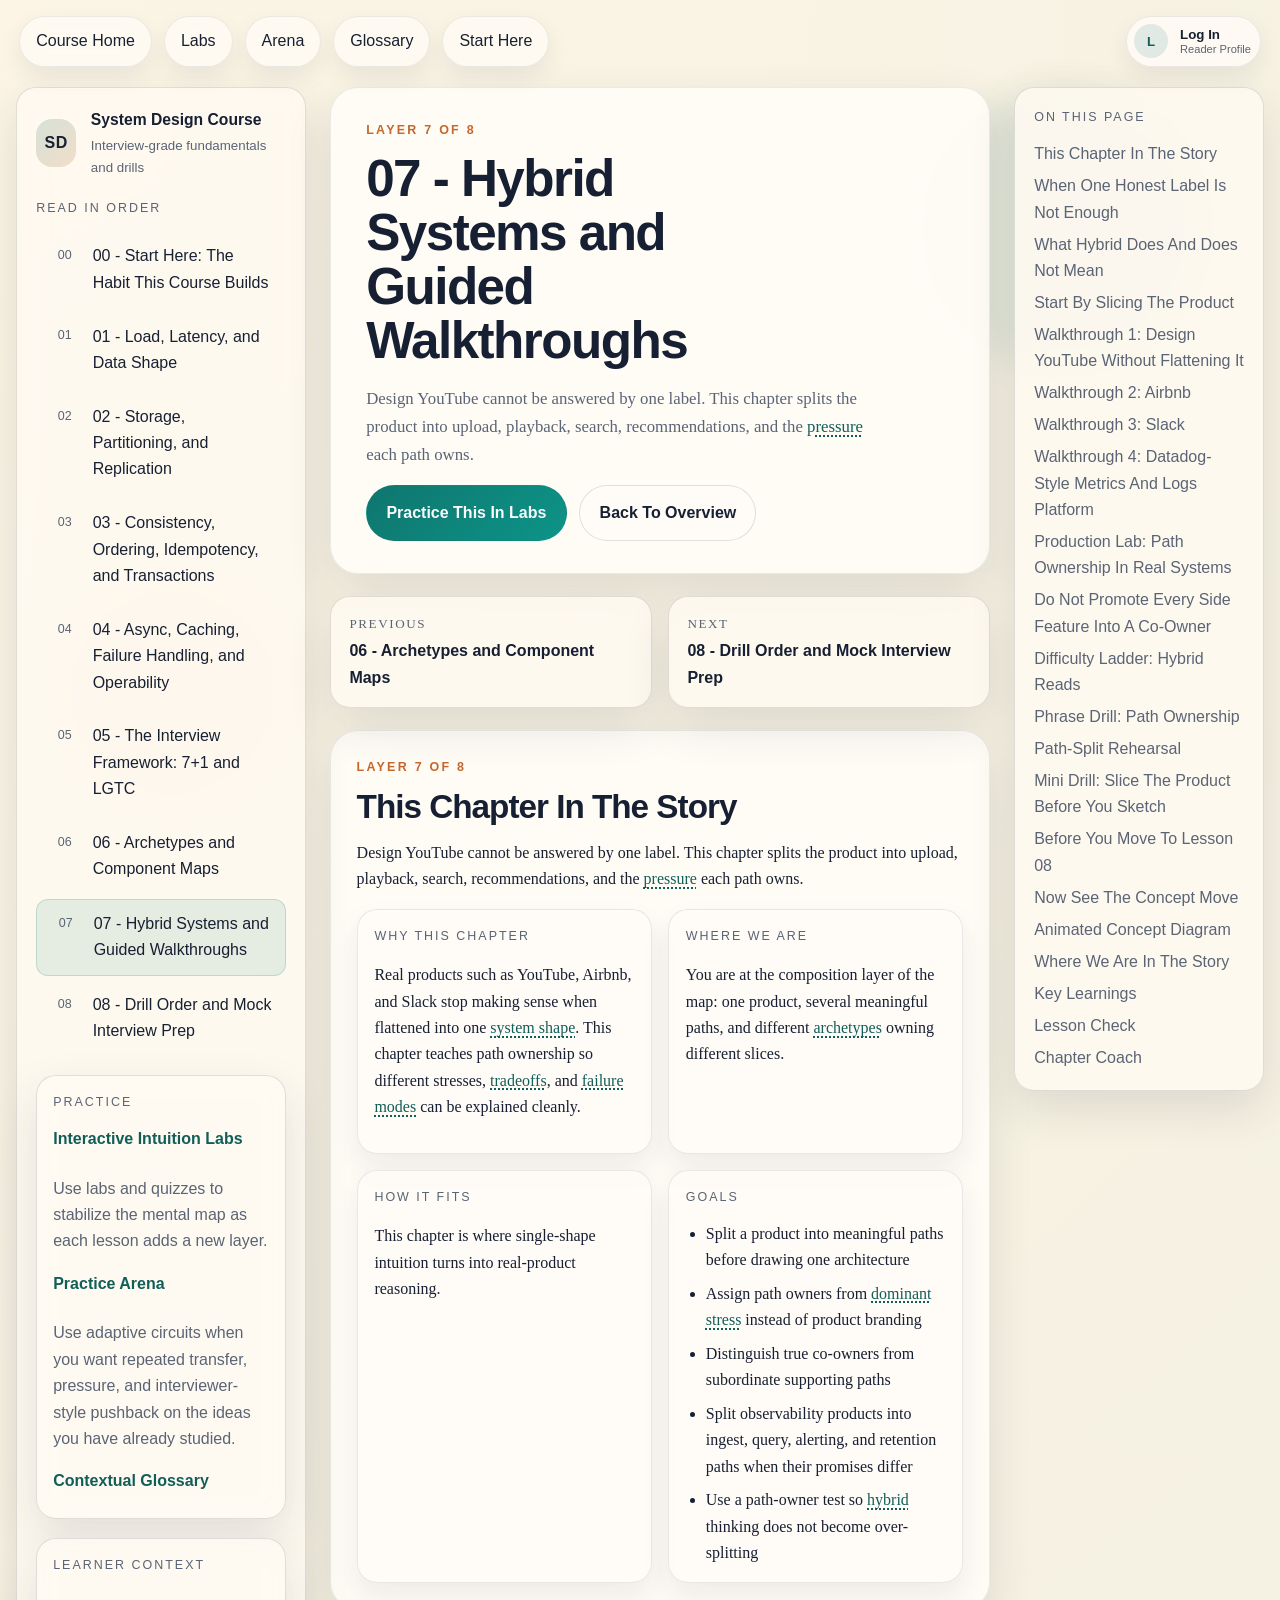
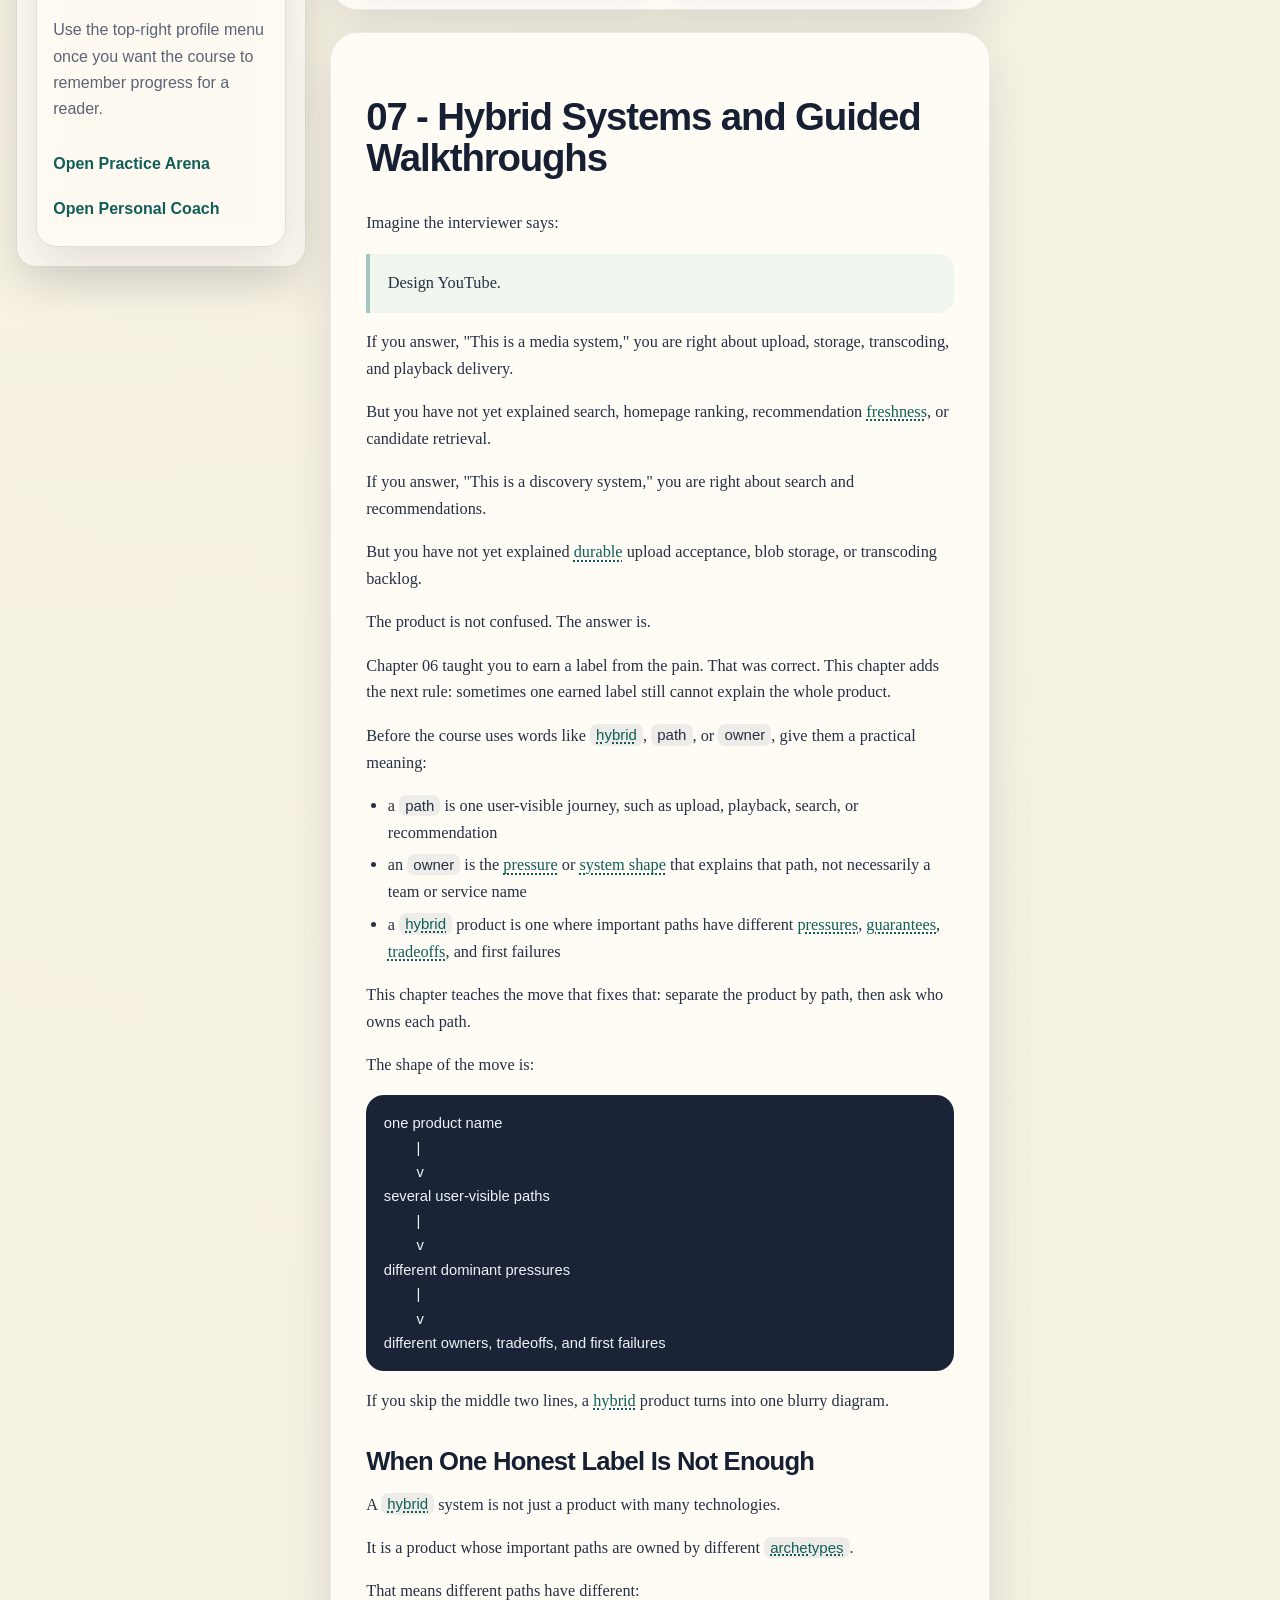
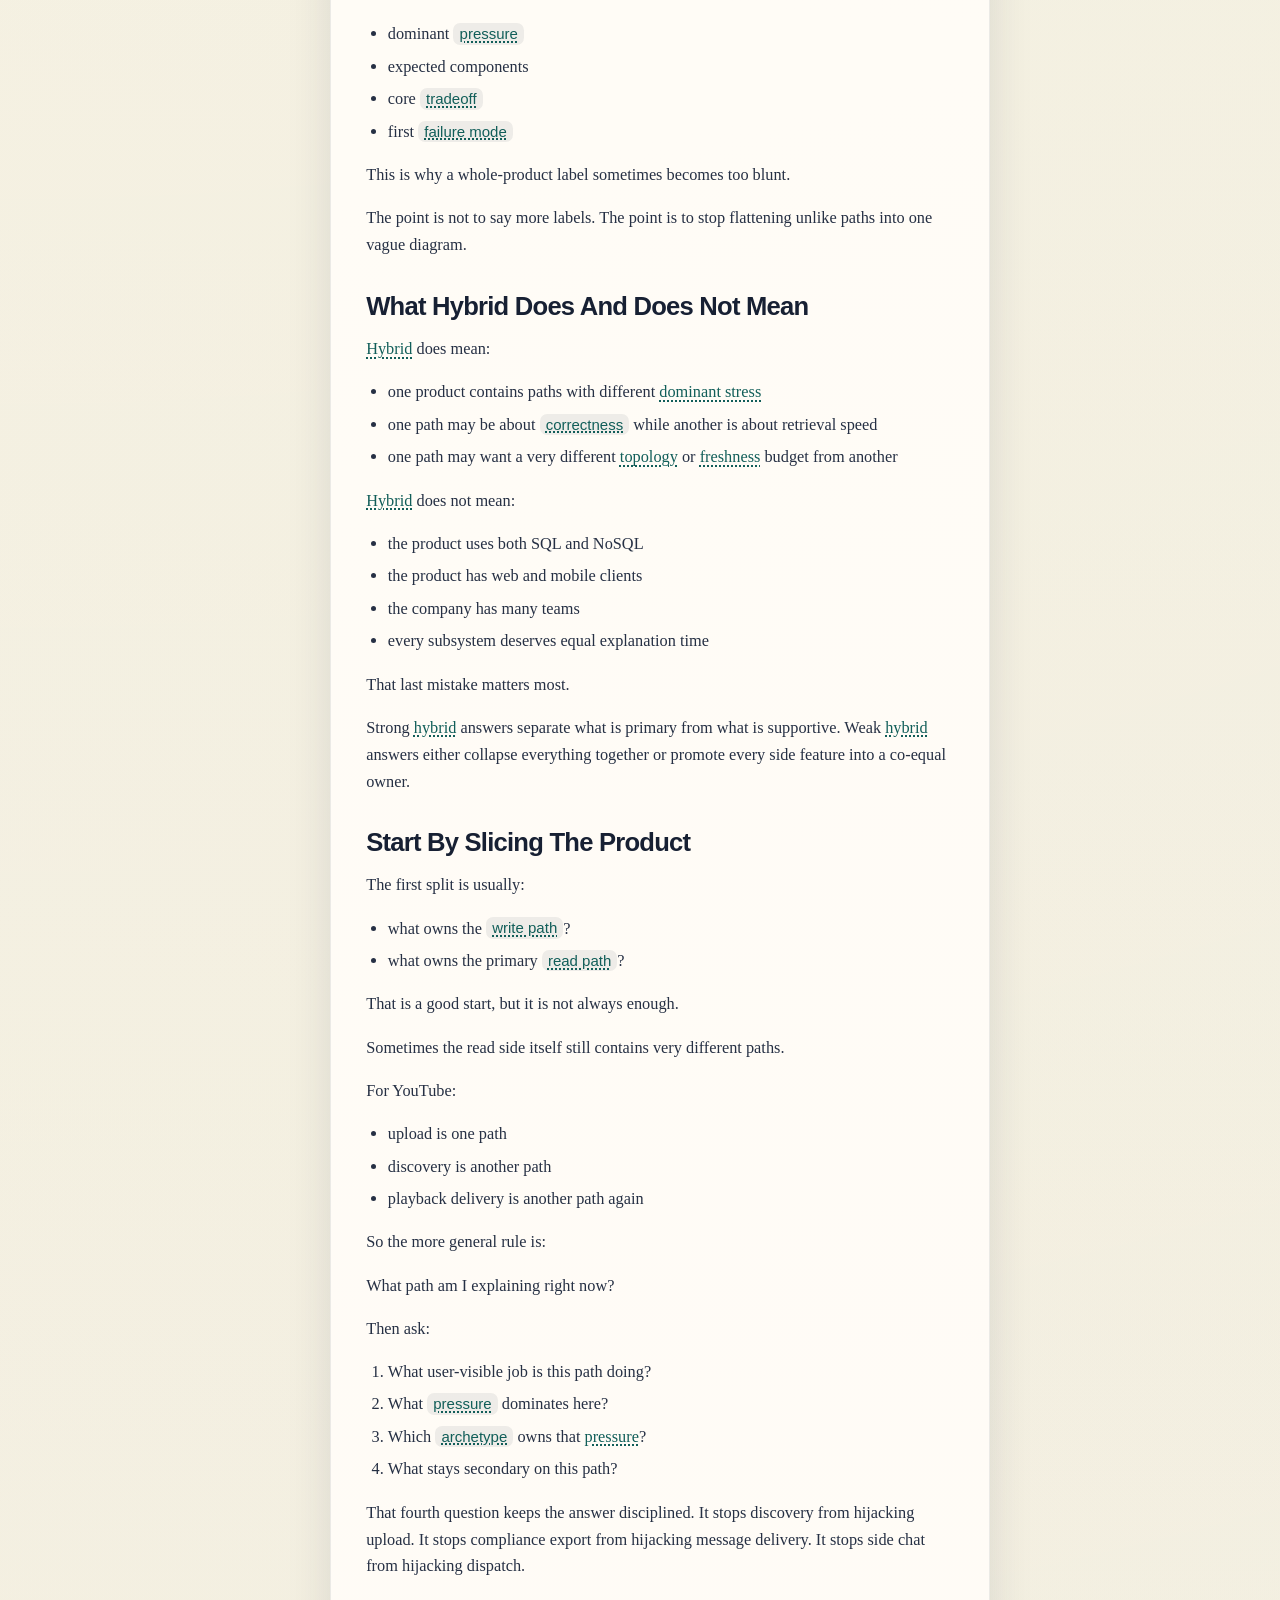
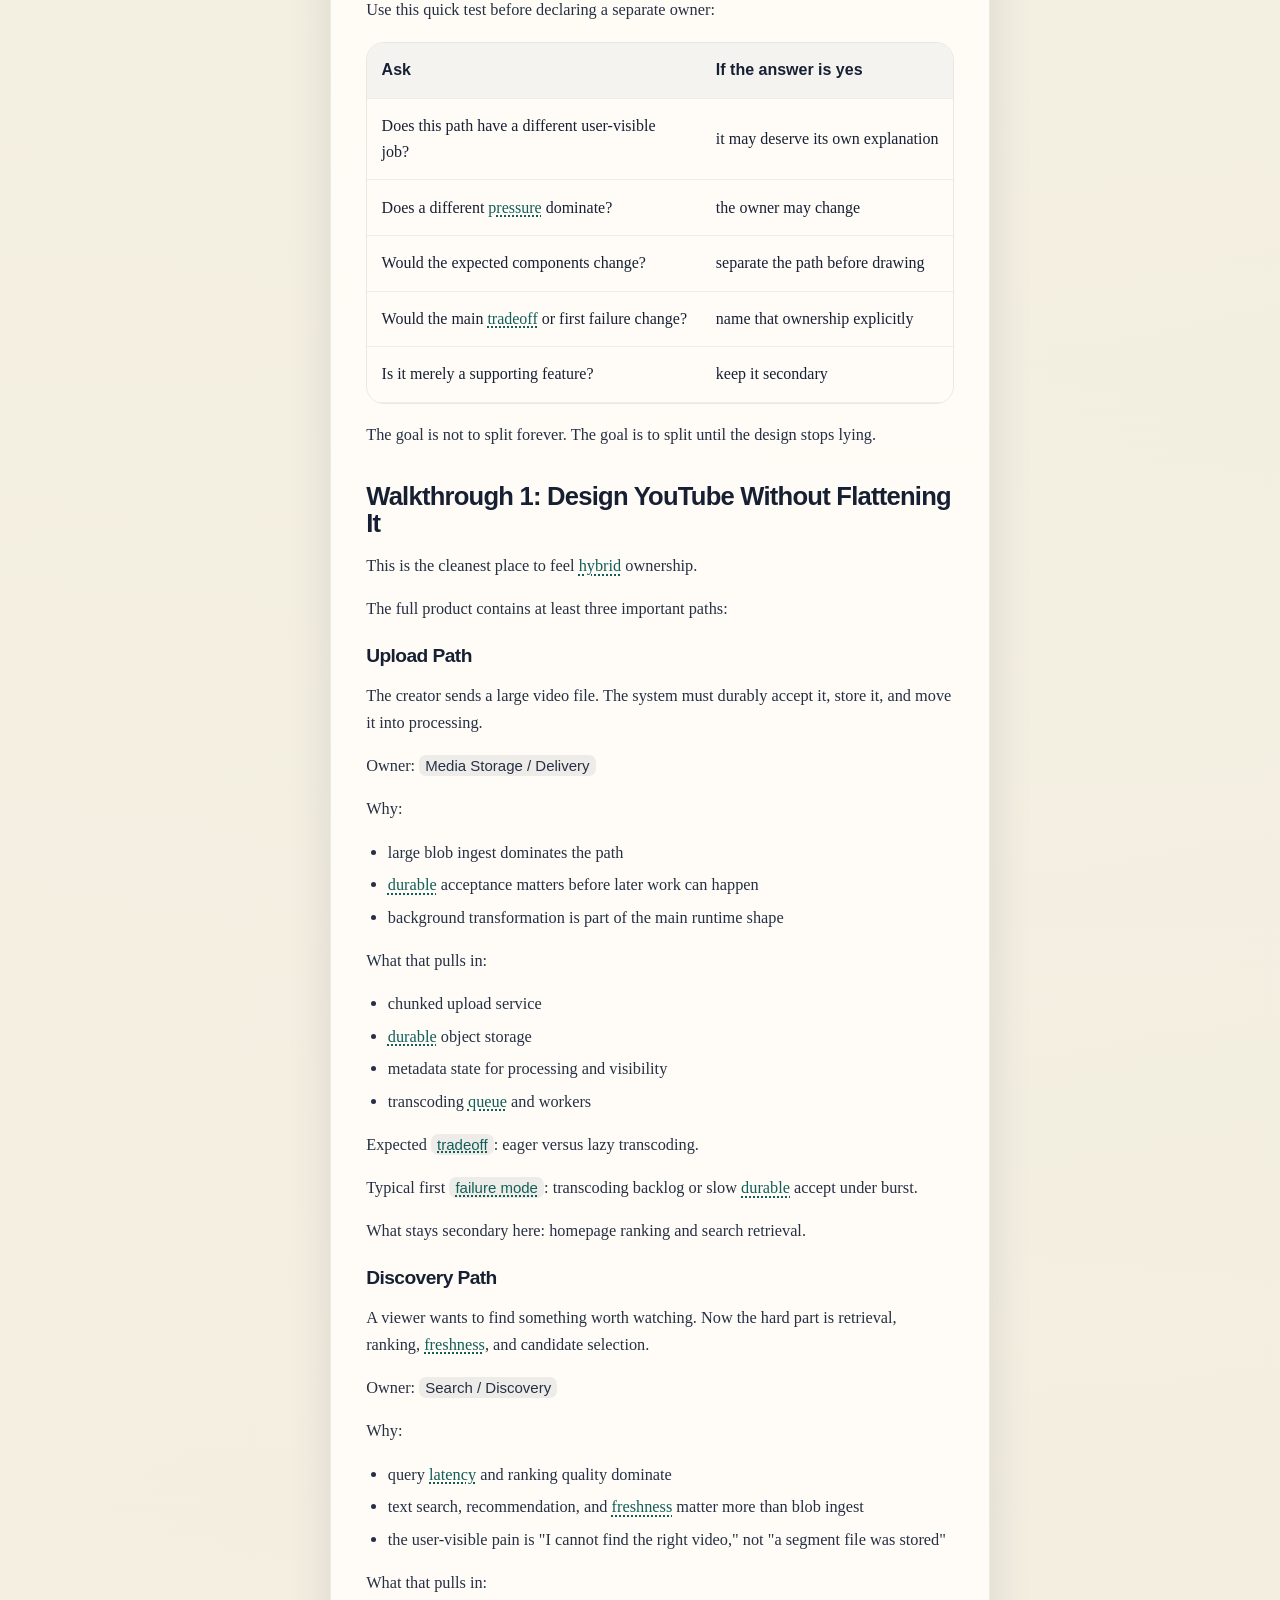
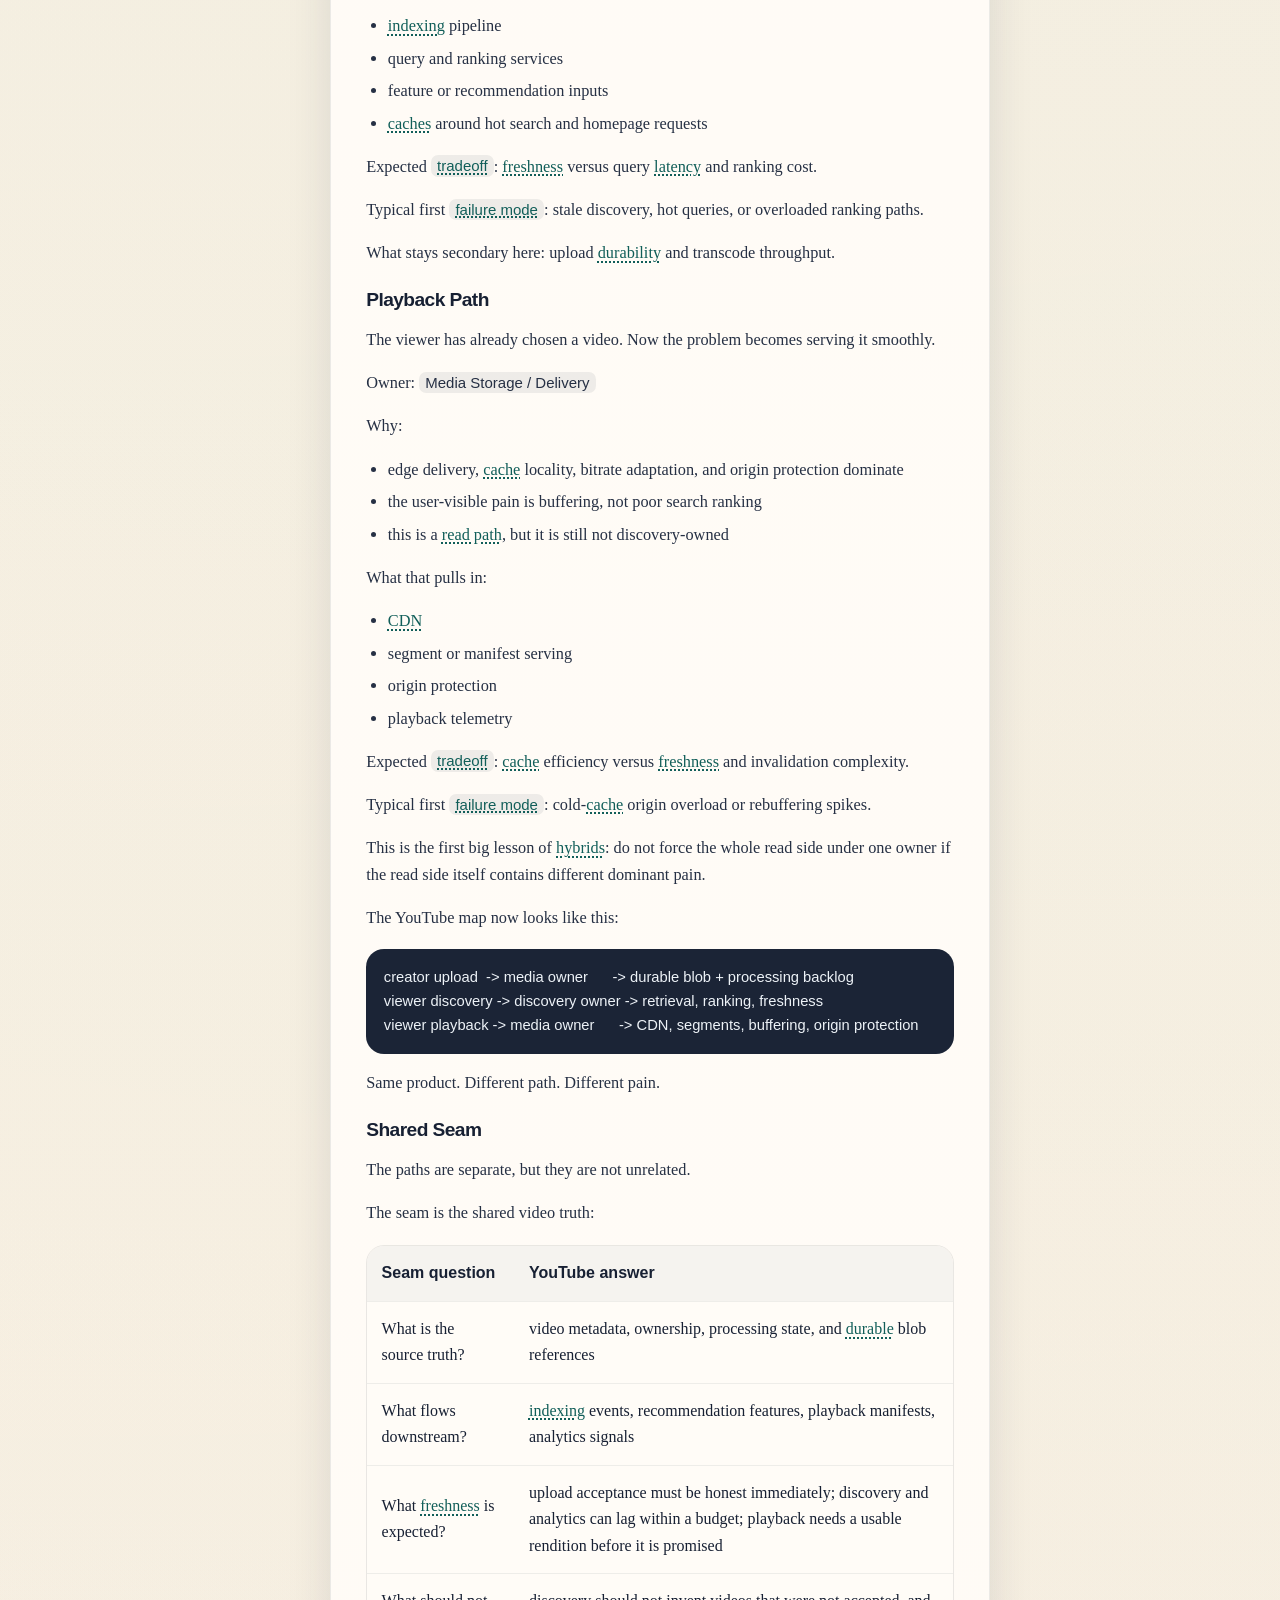
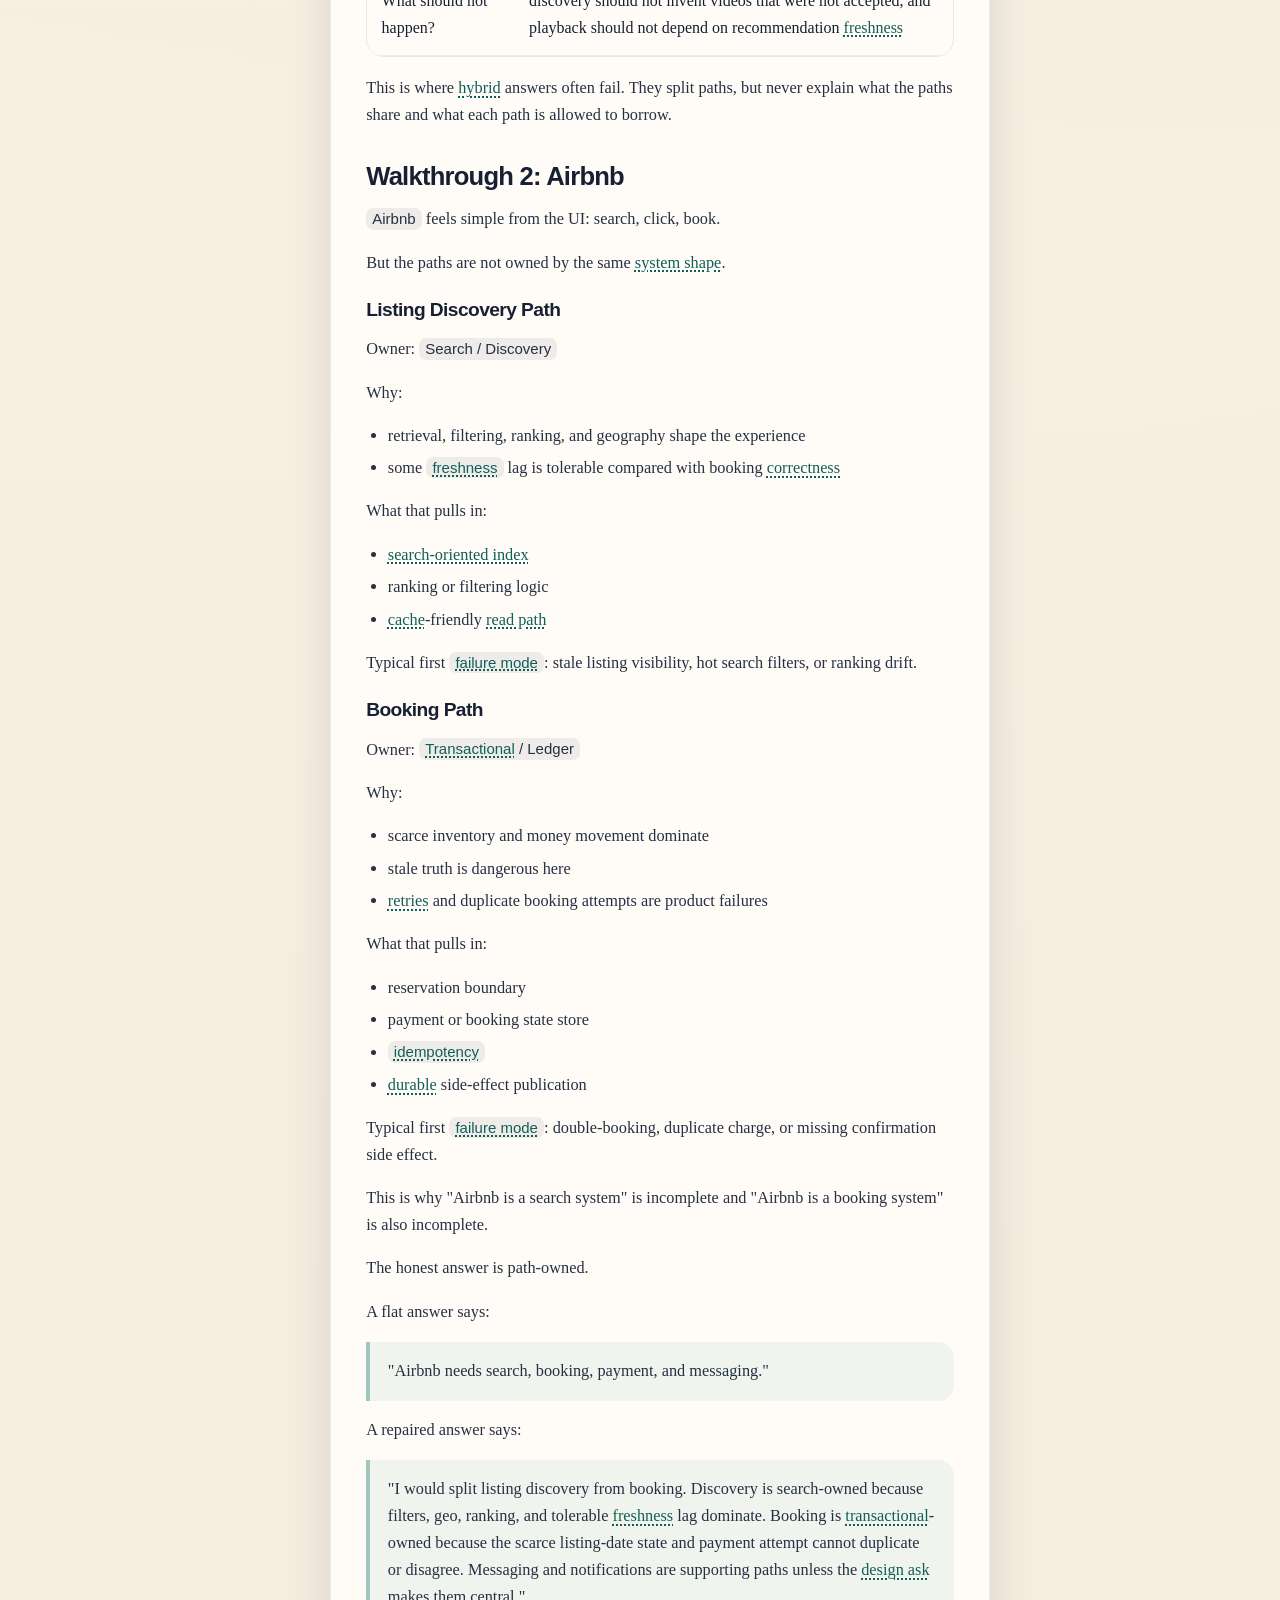
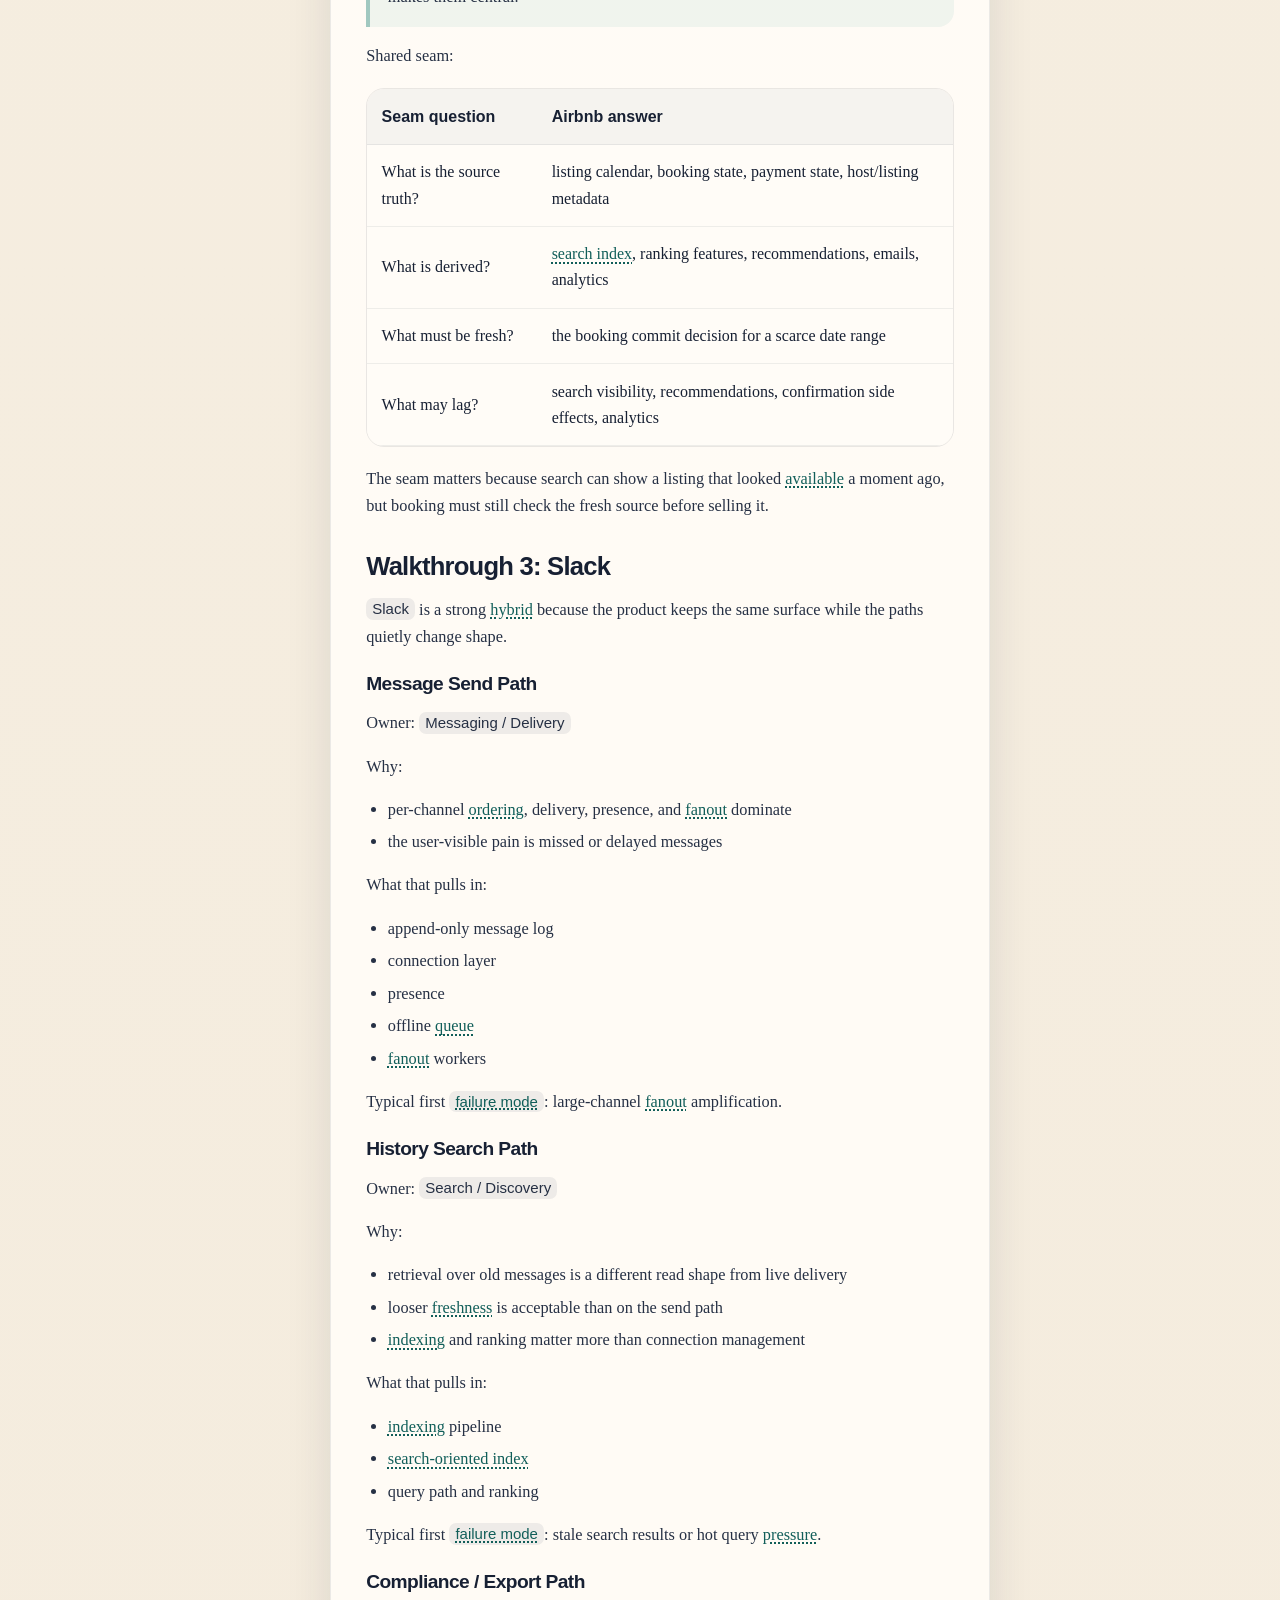
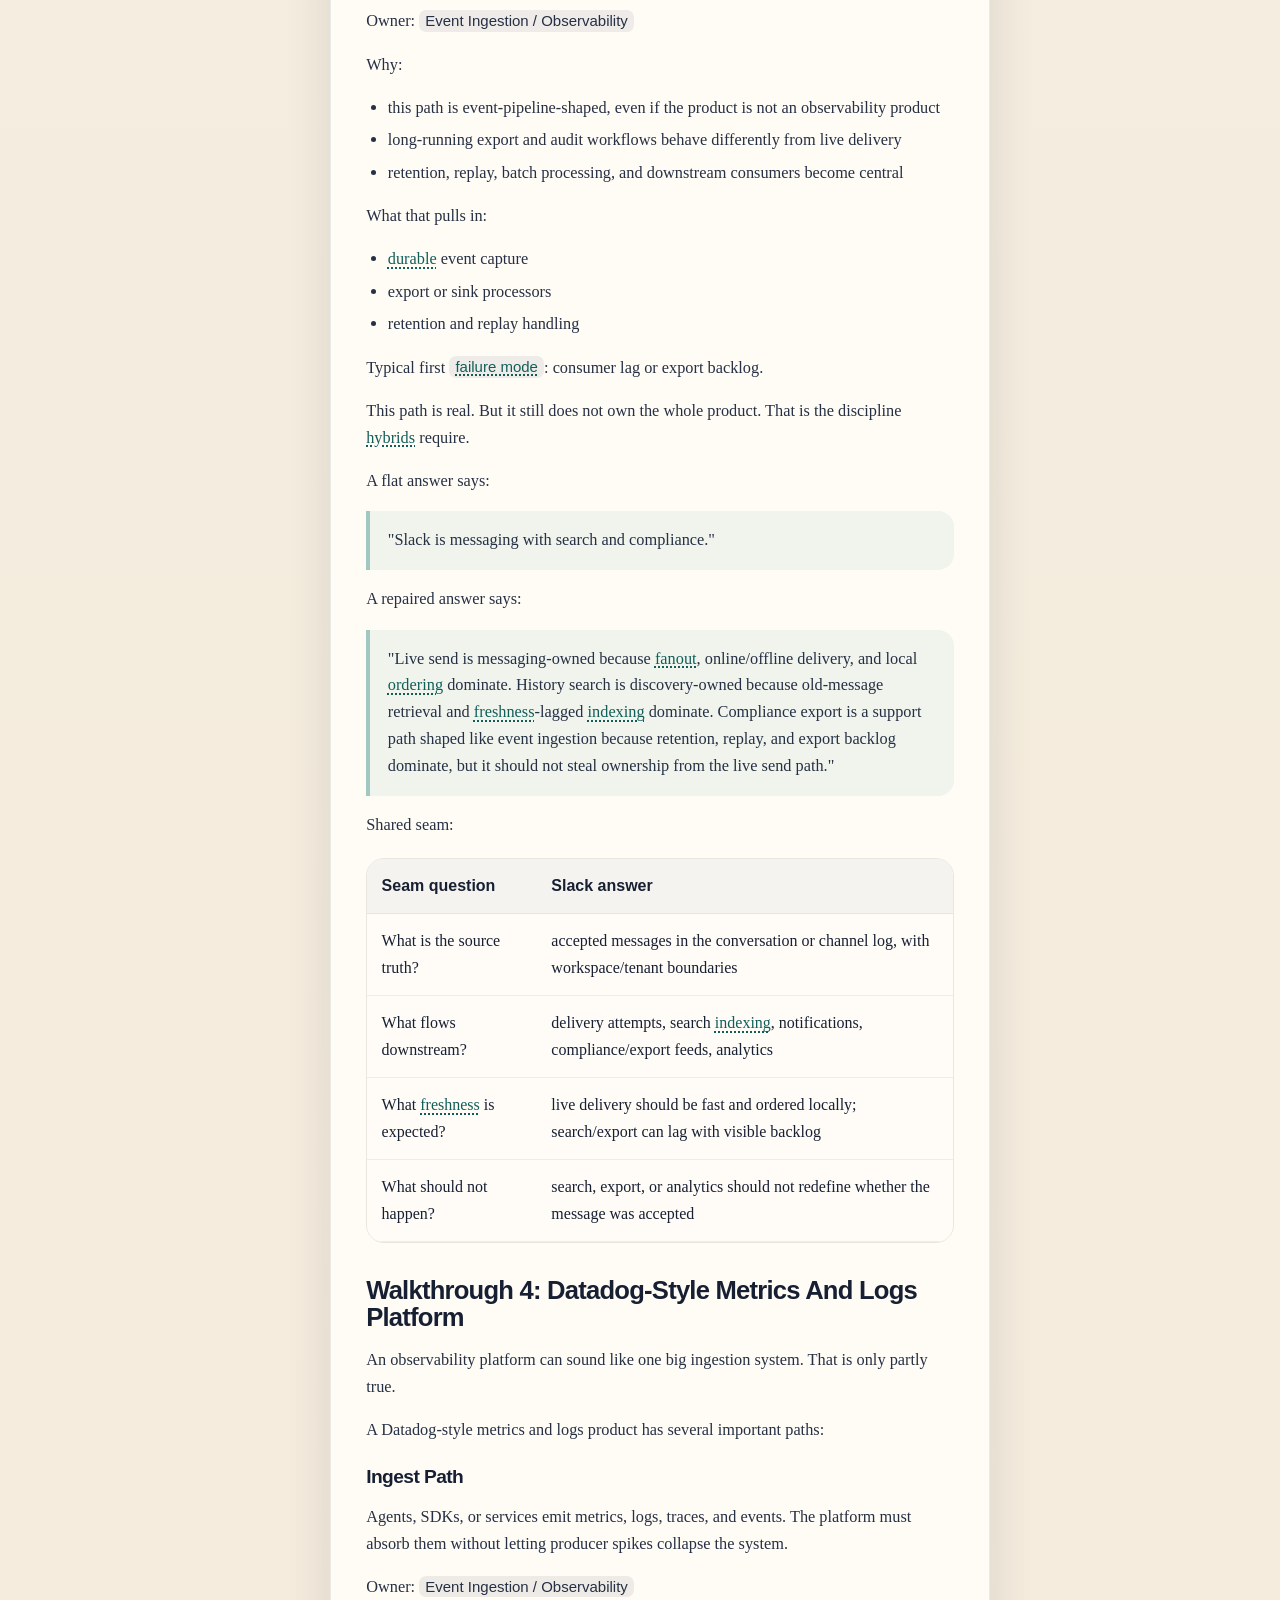
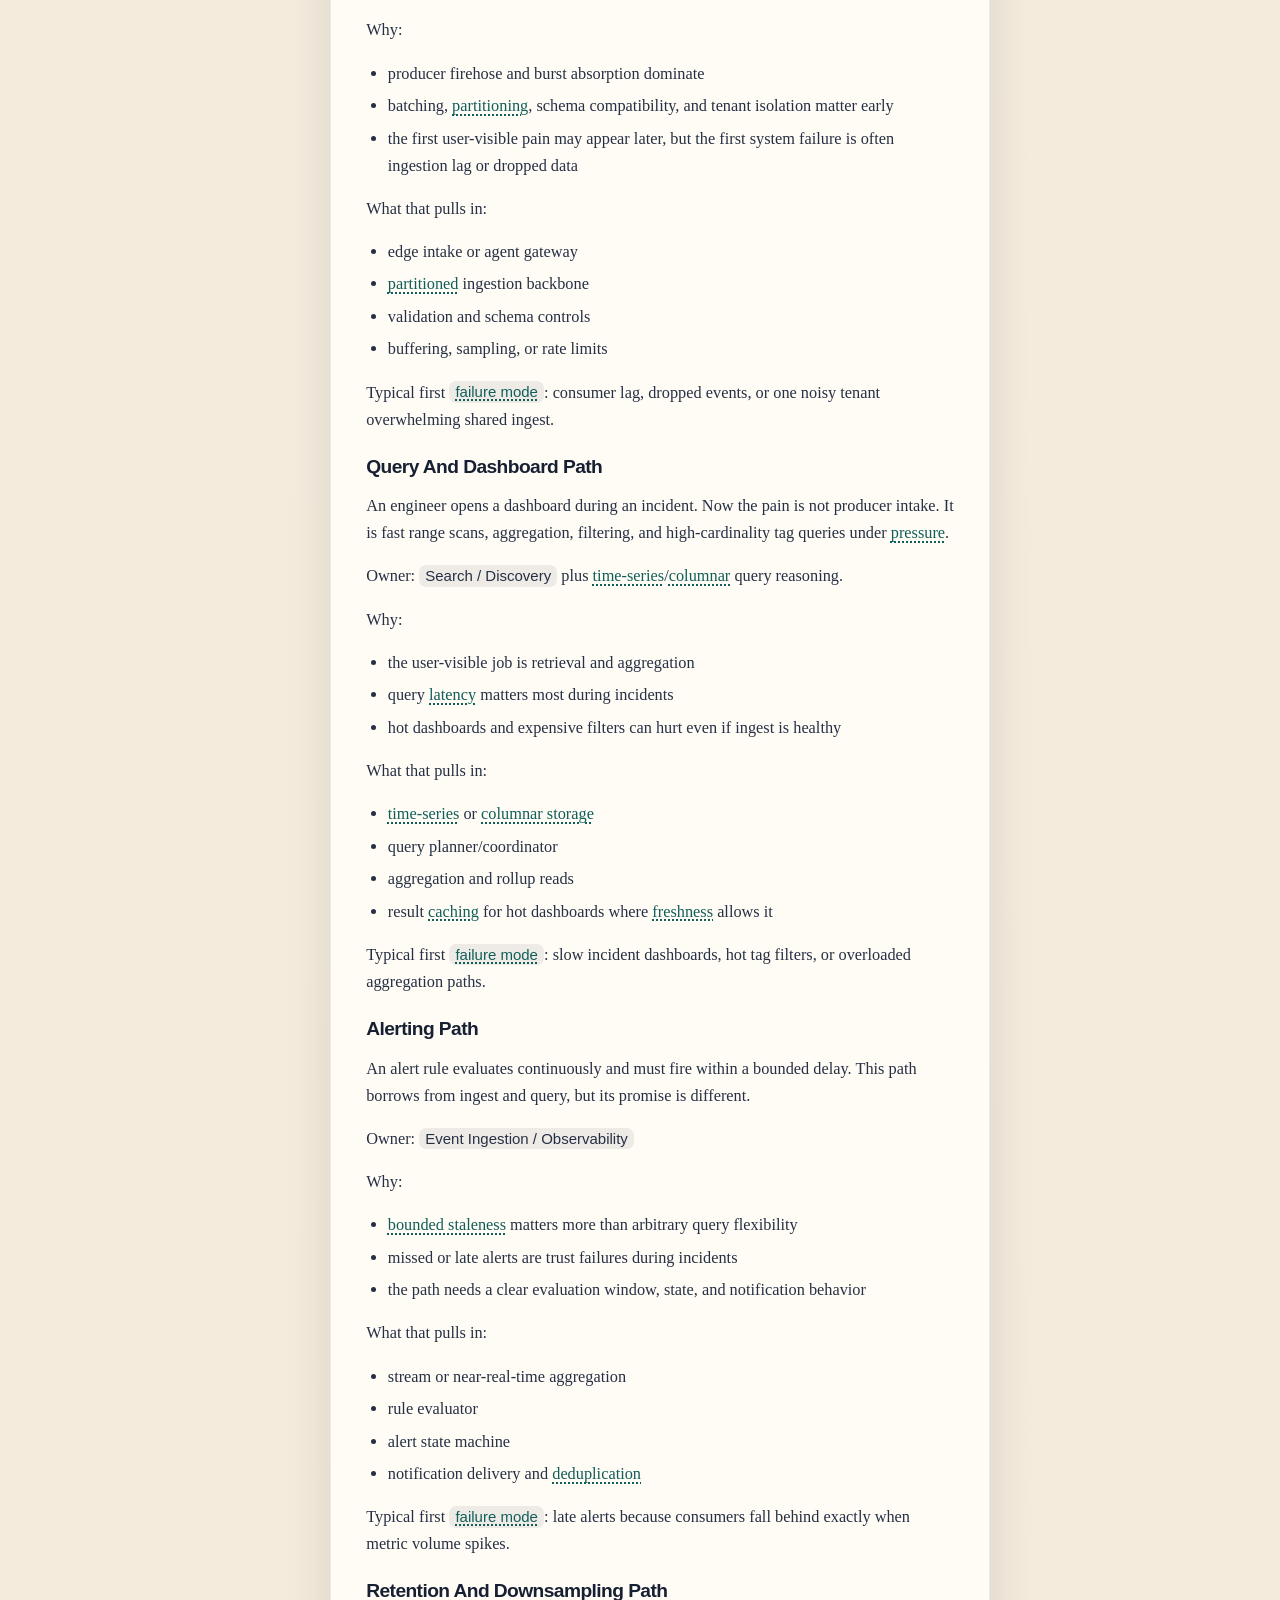
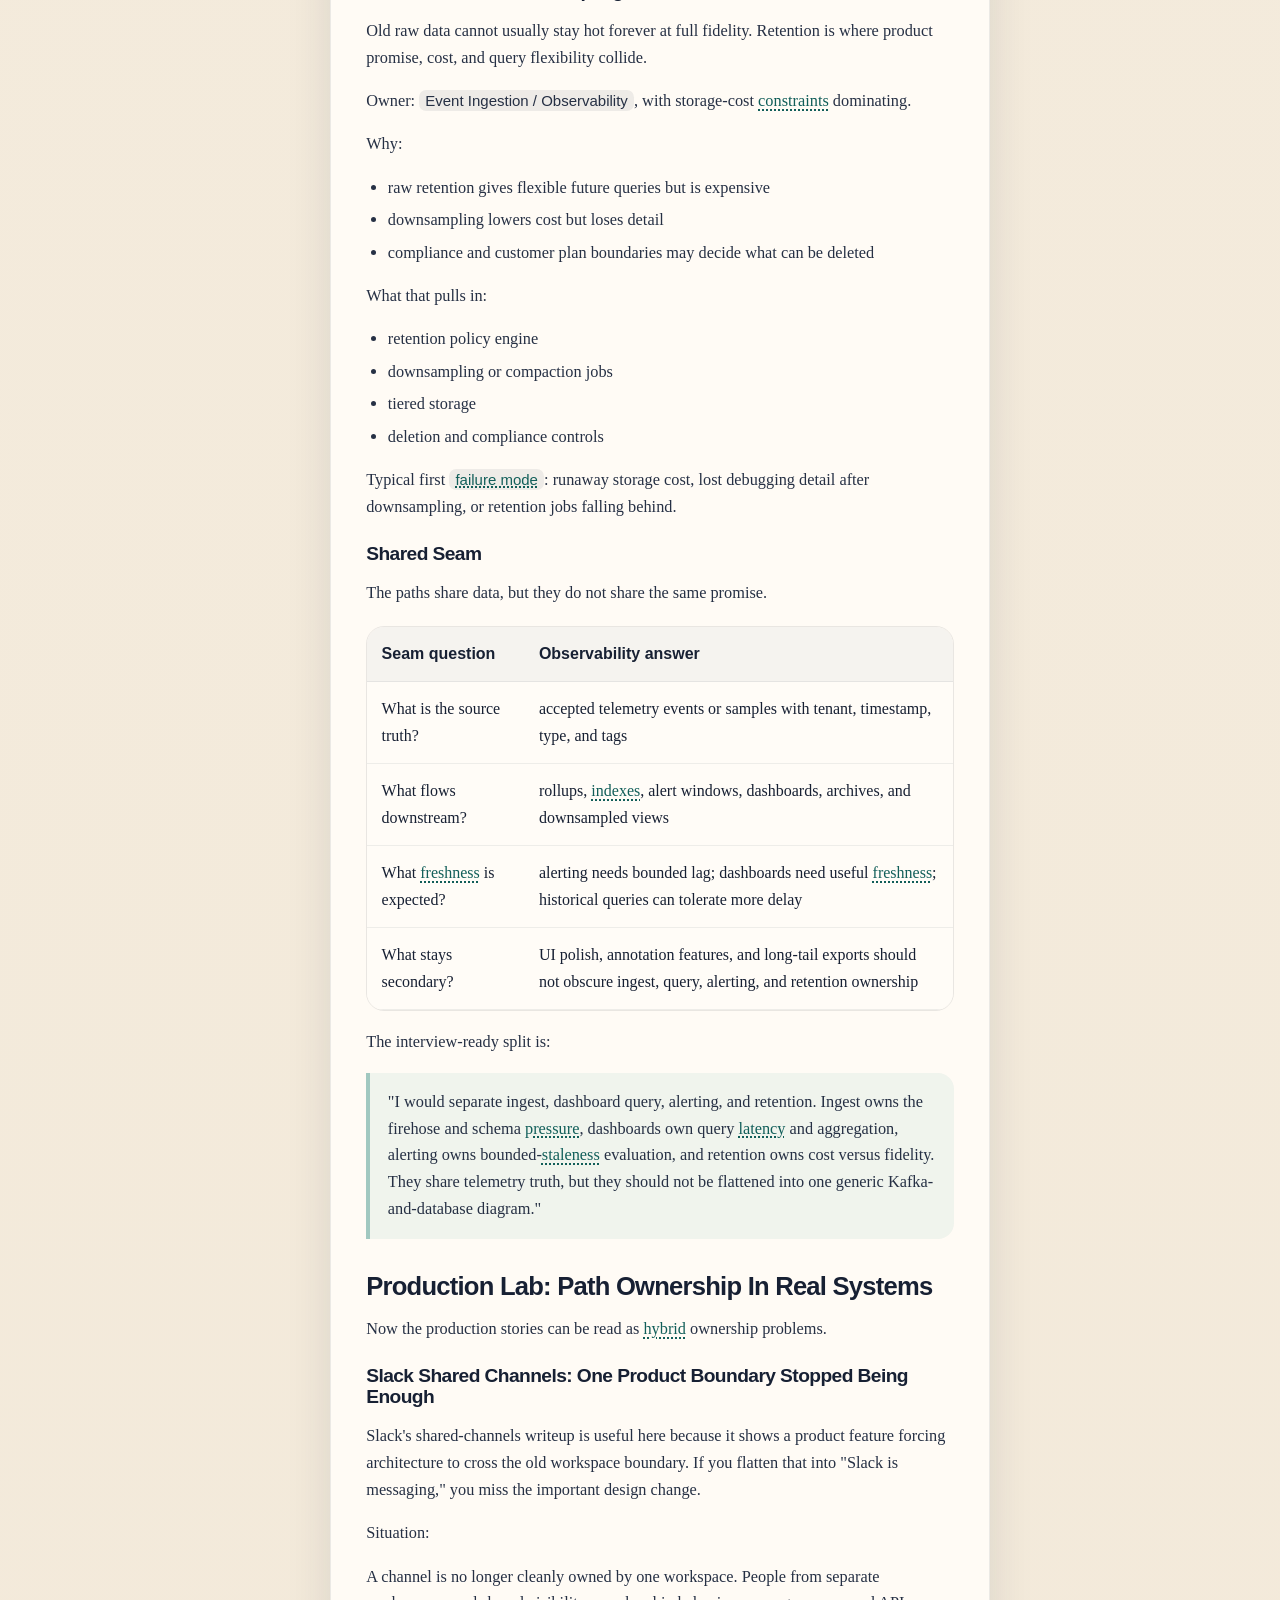
<file: site/07-hybrid-systems-and-guided-walkthroughs.html>
<!DOCTYPE html>
<html lang="en">
  <head>
    <meta charset="UTF-8" />
    <meta name="viewport" content="width=device-width, initial-scale=1.0" />
    <title>07 - Hybrid Systems and Guided Walkthroughs | System Design Course</title>
    <meta
      name="description"
      content="A structured system design course with hyperlinks, lesson navigation, and interactive labs."
    />
    <link rel="icon" href="assets/favicon.svg" type="image/svg+xml" />
    <link rel="stylesheet" href="assets/style.css" />
    <link rel="stylesheet" href="assets/concept-diagrams.css" />
  </head>
  <body class="lesson-body">
    <div class="ambient ambient-one"></div>
    <div class="ambient ambient-two"></div>

    <header class="topbar">
      <nav class="topbar-nav" aria-label="Primary">
        <a class="topbar-link" href="index.html">Course Home</a>
        <a class="topbar-link" href="labs.html">Labs</a>
        <a class="topbar-link" href="arena.html">Arena</a>
        <a class="topbar-link" href="glossary.html">Glossary</a>
        <a class="topbar-link" href="00-study-method.html">Start Here</a>
      </nav>
      <div class="topbar-utility" data-topbar-personalization></div>
    </header>

    <div class="page-shell">

    <aside class="sidebar">
      <a class="brand" href="index.html">
        <span class="brand-mark">SD</span>
        <span class="brand-copy">
          <strong>System Design Course</strong>
          <small>Interview-grade fundamentals and drills</small>
        </span>
      </a>
      <nav class="sidebar-nav" aria-label="Course lessons">
        <p class="sidebar-label">Read In Order</p>
        <ol><li><a href="00-study-method.html"><span class="lesson-index">00</span><span>00 - Start Here: The Habit This Course Builds</span></a></li><li><a href="01-load-latency-and-data-shape.html"><span class="lesson-index">01</span><span>01 - Load, Latency, and Data Shape</span></a></li><li><a href="02-storage-partitioning-and-replication.html"><span class="lesson-index">02</span><span>02 - Storage, Partitioning, and Replication</span></a></li><li><a href="03-consistency-ordering-idempotency-and-transactions.html"><span class="lesson-index">03</span><span>03 - Consistency, Ordering, Idempotency, and Transactions</span></a></li><li><a href="04-async-caching-failure-handling-and-operability.html"><span class="lesson-index">04</span><span>04 - Async, Caching, Failure Handling, and Operability</span></a></li><li><a href="05-the-interview-framework-7-plus-1-and-lgtc.html"><span class="lesson-index">05</span><span>05 - The Interview Framework: 7+1 and LGTC</span></a></li><li><a href="06-archetypes-and-component-maps.html"><span class="lesson-index">06</span><span>06 - Archetypes and Component Maps</span></a></li><li class="is-active"><a href="07-hybrid-systems-and-guided-walkthroughs.html"><span class="lesson-index">07</span><span>07 - Hybrid Systems and Guided Walkthroughs</span></a></li><li><a href="08-drill-order-and-mock-interview-prep.html"><span class="lesson-index">08</span><span>08 - Drill Order and Mock Interview Prep</span></a></li></ol>
      </nav>
      <div class="sidebar-card">
        <p class="sidebar-label">Practice</p>
        <a class="sidebar-link" href="labs.html">Interactive Intuition Labs</a>
        <p>Use labs and quizzes to stabilize the mental map as each lesson adds a new layer.</p>
        <a class="sidebar-link" href="arena.html">Practice Arena</a>
        <p>Use adaptive circuits when you want repeated transfer, pressure, and interviewer-style pushback on the ideas you have already studied.</p>
        <a class="sidebar-link" href="glossary.html">Contextual Glossary</a>
      </div>
      <div class="sidebar-card learner-sidebar-card" data-learner-sidebar>
        <p class="sidebar-label">Learner Context</p>
        <p>Use the top-right profile menu to sign in, save progress, and unlock coaching once you have started the course.</p>
        <a class="sidebar-link" href="index.html#personal-coach">Open Personal Coach</a>
      </div>
    </aside>

      <main class="main-content">

    <section class="hero hero-lesson">
      <p class="eyebrow">Layer 7 of 8</p>
      <h1>07 - Hybrid Systems and Guided Walkthroughs</h1>
      <p class="hero-copy">Design YouTube cannot be answered by one label. This chapter splits the product into upload, playback, search, recommendations, and the <a class="term-link" href="glossary.html#pressure" title="The force that makes a system difficult to design.">pressure</a> each path owns.</p>
      <div class="hero-actions">
        <a class="button button-primary" href="labs.html">Practice This In Labs</a>
        <a class="button button-secondary" href="index.html">Back To Overview</a>
      </div>
    </section>

    <nav class="lesson-pager" aria-label="Lesson navigation">
      <a class="pager-card" href="06-archetypes-and-component-maps.html"><span>Previous</span><strong>06 - Archetypes and Component Maps</strong></a>
      <a class="pager-card" href="08-drill-order-and-mock-interview-prep.html"><span>Next</span><strong>08 - Drill Order and Mock Interview Prep</strong></a>
    </nav>


    <section class="chapter-frame" id="chapter-frame">
      <div class="section-heading">
        <p class="eyebrow">Layer 7 of 8</p>
        <h2>This Chapter In The Story</h2>
        <p>Design YouTube cannot be answered by one label. This chapter splits the product into upload, playback, search, recommendations, and the <a class="term-link" href="glossary.html#pressure" title="The force that makes a system difficult to design.">pressure</a> each path owns.</p>
      </div>
      <div class="chapter-frame-grid">
        <article class="frame-card">
          <p class="panel-label">Why This Chapter</p>
          <p>Real products such as YouTube, Airbnb, and Slack stop making sense when flattened into one <a class="term-link" href="glossary.html#archetype" title="A recurring family of system problems with familiar dominant stresses and components.">system shape</a>. This chapter teaches path ownership so different stresses, <a class="term-link" href="glossary.html#tradeoff" title="A choice that improves one dimension by paying in another.">tradeoffs</a>, and <a class="term-link" href="glossary.html#failure-mode" title="The specific way a system is most likely to break first.">failure modes</a> can be explained cleanly.</p>
        </article>
        <article class="frame-card">
          <p class="panel-label">Where We Are</p>
          <p>You are at the composition layer of the map: one product, several meaningful paths, and different <a class="term-link" href="glossary.html#archetype" title="A recurring family of system problems with familiar dominant stresses and components.">archetypes</a> owning different slices.</p>
        </article>
        <article class="frame-card">
          <p class="panel-label">How It Fits</p>
          <p>This chapter is where single-shape intuition turns into real-product reasoning.</p>
        </article>
        <article class="frame-card">
          <p class="panel-label">Goals</p>
          <ul class="framed-list"><li>Split a product into meaningful paths before drawing one architecture</li><li>Assign path owners from <a class="term-link" href="glossary.html#dominant-stress" title="The pressure that matters most for the first major design decisions.">dominant stress</a> instead of product branding</li><li>Distinguish true co-owners from subordinate supporting paths</li><li>Split observability products into ingest, query, alerting, and retention paths when their promises differ</li><li>Use a path-owner test so <a class="term-link" href="glossary.html#hybrid" title="A product that combines multiple archetypes in different paths.">hybrid</a> thinking does not become over-splitting</li></ul>
        </article>
      </div>
    </section>

    <article class="prose">
      <h1 id="07-hybrid-systems-and-guided-walkthroughs">07 - Hybrid Systems and Guided Walkthroughs</h1>
<p>Imagine the interviewer says:</p>
<blockquote>Design YouTube.</blockquote>
<p>If you answer, &quot;This is a media system,&quot; you are right about upload, storage, transcoding, and playback delivery.</p>
<p>But you have not yet explained search, homepage ranking, recommendation <a class="term-link" href="glossary.html#freshness" title="How up-to-date a read must be to be acceptable.">freshness</a>, or candidate retrieval.</p>
<p>If you answer, &quot;This is a discovery system,&quot; you are right about search and recommendations.</p>
<p>But you have not yet explained <a class="term-link" href="glossary.html#durability" title="Whether acknowledged data survives crashes and failures.">durable</a> upload acceptance, blob storage, or transcoding backlog.</p>
<p>The product is not confused. The answer is.</p>
<p>Chapter 06 taught you to earn a label from the pain. That was correct. This chapter adds the next rule: sometimes one earned label still cannot explain the whole product.</p>
<p>Before the course uses words like <code><a class="term-link" href="glossary.html#hybrid" title="A product that combines multiple archetypes in different paths.">hybrid</a></code>, <code>path</code>, or <code>owner</code>, give them a practical meaning:</p>
<ul><li>a <code>path</code> is one user-visible journey, such as upload, playback, search, or recommendation</li><li>an <code>owner</code> is the <a class="term-link" href="glossary.html#pressure" title="The force that makes a system difficult to design.">pressure</a> or <a class="term-link" href="glossary.html#archetype" title="A recurring family of system problems with familiar dominant stresses and components.">system shape</a> that explains that path, not necessarily a team or service name</li><li>a <code><a class="term-link" href="glossary.html#hybrid" title="A product that combines multiple archetypes in different paths.">hybrid</a></code> product is one where important paths have different <a class="term-link" href="glossary.html#pressure" title="The force that makes a system difficult to design.">pressures</a>, <a class="term-link" href="glossary.html#guarantee" title="A promise the system must keep even when load or failure shows up.">guarantees</a>, <a class="term-link" href="glossary.html#tradeoff" title="A choice that improves one dimension by paying in another.">tradeoffs</a>, and first failures</li></ul>
<p>This chapter teaches the move that fixes that: separate the product by path, then ask who owns each path.</p>
<p>The shape of the move is:</p>
<pre class="code-block"><code class="language-text">one product name
        |
        v
several user-visible paths
        |
        v
different dominant pressures
        |
        v
different owners, tradeoffs, and first failures</code></pre>
<p>If you skip the middle two lines, a <a class="term-link" href="glossary.html#hybrid" title="A product that combines multiple archetypes in different paths.">hybrid</a> product turns into one blurry diagram.</p>
<h2 id="when-one-honest-label-is-not-enough">When One Honest Label Is Not Enough</h2>
<p>A <code><a class="term-link" href="glossary.html#hybrid" title="A product that combines multiple archetypes in different paths.">hybrid</a></code> system is not just a product with many technologies.</p>
<p>It is a product whose important paths are owned by different <code><a class="term-link" href="glossary.html#archetype" title="A recurring family of system problems with familiar dominant stresses and components.">archetypes</a></code>.</p>
<p>That means different paths have different:</p>
<ul><li>dominant <code><a class="term-link" href="glossary.html#pressure" title="The force that makes a system difficult to design.">pressure</a></code></li><li>expected components</li><li>core <code><a class="term-link" href="glossary.html#tradeoff" title="A choice that improves one dimension by paying in another.">tradeoff</a></code></li><li>first <code><a class="term-link" href="glossary.html#failure-mode" title="The specific way a system is most likely to break first.">failure mode</a></code></li></ul>
<p>This is why a whole-product label sometimes becomes too blunt.</p>
<p>The point is not to say more labels. The point is to stop flattening unlike paths into one vague diagram.</p>
<h2 id="what-hybrid-does-and-does-not-mean">What Hybrid Does And Does Not Mean</h2>
<p><a class="term-link" href="glossary.html#hybrid" title="A product that combines multiple archetypes in different paths.">Hybrid</a> does mean:</p>
<ul><li>one product contains paths with different <a class="term-link" href="glossary.html#dominant-stress" title="The pressure that matters most for the first major design decisions.">dominant stress</a></li><li>one path may be about <code><a class="term-link" href="glossary.html#correctness" title="Whether the system does the right thing, not just whether it stays up.">correctness</a></code> while another is about retrieval speed</li><li>one path may want a very different <a class="term-link" href="glossary.html#topology" title="How data and work move through space and time in the system.">topology</a> or <a class="term-link" href="glossary.html#freshness" title="How up-to-date a read must be to be acceptable.">freshness</a> budget from another</li></ul>
<p><a class="term-link" href="glossary.html#hybrid" title="A product that combines multiple archetypes in different paths.">Hybrid</a> does not mean:</p>
<ul><li>the product uses both SQL and NoSQL</li><li>the product has web and mobile clients</li><li>the company has many teams</li><li>every subsystem deserves equal explanation time</li></ul>
<p>That last mistake matters most.</p>
<p>Strong <a class="term-link" href="glossary.html#hybrid" title="A product that combines multiple archetypes in different paths.">hybrid</a> answers separate what is primary from what is supportive. Weak <a class="term-link" href="glossary.html#hybrid" title="A product that combines multiple archetypes in different paths.">hybrid</a> answers either collapse everything together or promote every side feature into a co-equal owner.</p>
<h2 id="start-by-slicing-the-product">Start By Slicing The Product</h2>
<p>The first split is usually:</p>
<ul><li>what owns the <code><a class="term-link" href="glossary.html#write-path" title="The path that creates or mutates source-of-truth state.">write path</a></code>?</li><li>what owns the primary <code><a class="term-link" href="glossary.html#read-path" title="The path that serves queries, views, or retrieval from existing state.">read path</a></code>?</li></ul>
<p>That is a good start, but it is not always enough.</p>
<p>Sometimes the read side itself still contains very different paths.</p>
<p>For YouTube:</p>
<ul><li>upload is one path</li><li>discovery is another path</li><li>playback delivery is another path again</li></ul>
<p>So the more general rule is:</p>
<p>What path am I explaining right now?</p>
<p>Then ask:</p>
<ol><li>What user-visible job is this path doing?</li><li>What <code><a class="term-link" href="glossary.html#pressure" title="The force that makes a system difficult to design.">pressure</a></code> dominates here?</li><li>Which <code><a class="term-link" href="glossary.html#archetype" title="A recurring family of system problems with familiar dominant stresses and components.">archetype</a></code> owns that <a class="term-link" href="glossary.html#pressure" title="The force that makes a system difficult to design.">pressure</a>?</li><li>What stays secondary on this path?</li></ol>
<p>That fourth question keeps the answer disciplined. It stops discovery from hijacking upload. It stops compliance export from hijacking message delivery. It stops side chat from hijacking dispatch.</p>
<p>Use this quick test before declaring a separate owner:</p>
<div class="table-wrap"><table><thead><tr><th>Ask</th><th>If the answer is yes</th></tr></thead><tbody><tr><td>Does this path have a different user-visible job?</td><td>it may deserve its own explanation</td></tr><tr><td>Does a different <a class="term-link" href="glossary.html#pressure" title="The force that makes a system difficult to design.">pressure</a> dominate?</td><td>the owner may change</td></tr><tr><td>Would the expected components change?</td><td>separate the path before drawing</td></tr><tr><td>Would the main <a class="term-link" href="glossary.html#tradeoff" title="A choice that improves one dimension by paying in another.">tradeoff</a> or first failure change?</td><td>name that ownership explicitly</td></tr><tr><td>Is it merely a supporting feature?</td><td>keep it secondary</td></tr></tbody></table></div>
<p>The goal is not to split forever. The goal is to split until the design stops lying.</p>
<h2 id="walkthrough-1-design-youtube-without-flattening-it">Walkthrough 1: Design YouTube Without Flattening It</h2>
<p>This is the cleanest place to feel <a class="term-link" href="glossary.html#hybrid" title="A product that combines multiple archetypes in different paths.">hybrid</a> ownership.</p>
<p>The full product contains at least three important paths:</p>
<h3 id="upload-path">Upload Path</h3>
<p>The creator sends a large video file. The system must durably accept it, store it, and move it into processing.</p>
<p>Owner: <code>Media Storage / Delivery</code></p>
<p>Why:</p>
<ul><li>large blob ingest dominates the path</li><li><a class="term-link" href="glossary.html#durability" title="Whether acknowledged data survives crashes and failures.">durable</a> acceptance matters before later work can happen</li><li>background transformation is part of the main runtime shape</li></ul>
<p>What that pulls in:</p>
<ul><li>chunked upload service</li><li><a class="term-link" href="glossary.html#durability" title="Whether acknowledged data survives crashes and failures.">durable</a> object storage</li><li>metadata state for processing and visibility</li><li>transcoding <a class="term-link" href="glossary.html#queue" title="A buffer that decouples producers from consumers over time.">queue</a> and workers</li></ul>
<p>Expected <code><a class="term-link" href="glossary.html#tradeoff" title="A choice that improves one dimension by paying in another.">tradeoff</a></code>: eager versus lazy transcoding.</p>
<p>Typical first <code><a class="term-link" href="glossary.html#failure-mode" title="The specific way a system is most likely to break first.">failure mode</a></code>: transcoding backlog or slow <a class="term-link" href="glossary.html#durability" title="Whether acknowledged data survives crashes and failures.">durable</a> accept under burst.</p>
<p>What stays secondary here: homepage ranking and search retrieval.</p>
<h3 id="discovery-path">Discovery Path</h3>
<p>A viewer wants to find something worth watching. Now the hard part is retrieval, ranking, <a class="term-link" href="glossary.html#freshness" title="How up-to-date a read must be to be acceptable.">freshness</a>, and candidate selection.</p>
<p>Owner: <code>Search / Discovery</code></p>
<p>Why:</p>
<ul><li>query <a class="term-link" href="glossary.html#latency" title="How long a request, read, or write takes before a result is seen.">latency</a> and ranking quality dominate</li><li>text search, recommendation, and <a class="term-link" href="glossary.html#freshness" title="How up-to-date a read must be to be acceptable.">freshness</a> matter more than blob ingest</li><li>the user-visible pain is &quot;I cannot find the right video,&quot; not &quot;a segment file was stored&quot;</li></ul>
<p>What that pulls in:</p>
<ul><li><a class="term-link" href="glossary.html#index" title="A structure that makes specific lookups or scans faster.">indexing</a> pipeline</li><li>query and ranking services</li><li>feature or recommendation inputs</li><li><a class="term-link" href="glossary.html#cache" title="A faster copy of data used to reduce latency or load.">caches</a> around hot search and homepage requests</li></ul>
<p>Expected <code><a class="term-link" href="glossary.html#tradeoff" title="A choice that improves one dimension by paying in another.">tradeoff</a></code>: <a class="term-link" href="glossary.html#freshness" title="How up-to-date a read must be to be acceptable.">freshness</a> versus query <a class="term-link" href="glossary.html#latency" title="How long a request, read, or write takes before a result is seen.">latency</a> and ranking cost.</p>
<p>Typical first <code><a class="term-link" href="glossary.html#failure-mode" title="The specific way a system is most likely to break first.">failure mode</a></code>: stale discovery, hot queries, or overloaded ranking paths.</p>
<p>What stays secondary here: upload <a class="term-link" href="glossary.html#durability" title="Whether acknowledged data survives crashes and failures.">durability</a> and transcode throughput.</p>
<h3 id="playback-path">Playback Path</h3>
<p>The viewer has already chosen a video. Now the problem becomes serving it smoothly.</p>
<p>Owner: <code>Media Storage / Delivery</code></p>
<p>Why:</p>
<ul><li>edge delivery, <a class="term-link" href="glossary.html#cache" title="A faster copy of data used to reduce latency or load.">cache</a> locality, bitrate adaptation, and origin protection dominate</li><li>the user-visible pain is buffering, not poor search ranking</li><li>this is a <a class="term-link" href="glossary.html#read-path" title="The path that serves queries, views, or retrieval from existing state.">read path</a>, but it is still not discovery-owned</li></ul>
<p>What that pulls in:</p>
<ul><li><a class="term-link" href="glossary.html#cdn" title="A geographically distributed cache and delivery layer for serving content close to users.">CDN</a></li><li>segment or manifest serving</li><li>origin protection</li><li>playback telemetry</li></ul>
<p>Expected <code><a class="term-link" href="glossary.html#tradeoff" title="A choice that improves one dimension by paying in another.">tradeoff</a></code>: <a class="term-link" href="glossary.html#cache" title="A faster copy of data used to reduce latency or load.">cache</a> efficiency versus <a class="term-link" href="glossary.html#freshness" title="How up-to-date a read must be to be acceptable.">freshness</a> and invalidation complexity.</p>
<p>Typical first <code><a class="term-link" href="glossary.html#failure-mode" title="The specific way a system is most likely to break first.">failure mode</a></code>: cold-<a class="term-link" href="glossary.html#cache" title="A faster copy of data used to reduce latency or load.">cache</a> origin overload or rebuffering spikes.</p>
<p>This is the first big lesson of <a class="term-link" href="glossary.html#hybrid" title="A product that combines multiple archetypes in different paths.">hybrids</a>: do not force the whole read side under one owner if the read side itself contains different dominant pain.</p>
<p>The YouTube map now looks like this:</p>
<pre class="code-block"><code class="language-text">creator upload  -&gt; media owner      -&gt; durable blob + processing backlog
viewer discovery -&gt; discovery owner -&gt; retrieval, ranking, freshness
viewer playback -&gt; media owner      -&gt; CDN, segments, buffering, origin protection</code></pre>
<p>Same product. Different path. Different pain.</p>
<h3 id="shared-seam">Shared Seam</h3>
<p>The paths are separate, but they are not unrelated.</p>
<p>The seam is the shared video truth:</p>
<div class="table-wrap"><table><thead><tr><th>Seam question</th><th>YouTube answer</th></tr></thead><tbody><tr><td>What is the source truth?</td><td>video metadata, ownership, processing state, and <a class="term-link" href="glossary.html#durability" title="Whether acknowledged data survives crashes and failures.">durable</a> blob references</td></tr><tr><td>What flows downstream?</td><td><a class="term-link" href="glossary.html#index" title="A structure that makes specific lookups or scans faster.">indexing</a> events, recommendation features, playback manifests, analytics signals</td></tr><tr><td>What <a class="term-link" href="glossary.html#freshness" title="How up-to-date a read must be to be acceptable.">freshness</a> is expected?</td><td>upload acceptance must be honest immediately; discovery and analytics can lag within a budget; playback needs a usable rendition before it is promised</td></tr><tr><td>What should not happen?</td><td>discovery should not invent videos that were not accepted, and playback should not depend on recommendation <a class="term-link" href="glossary.html#freshness" title="How up-to-date a read must be to be acceptable.">freshness</a></td></tr></tbody></table></div>
<p>This is where <a class="term-link" href="glossary.html#hybrid" title="A product that combines multiple archetypes in different paths.">hybrid</a> answers often fail. They split paths, but never explain what the paths share and what each path is allowed to borrow.</p>
<h2 id="walkthrough-2-airbnb">Walkthrough 2: Airbnb</h2>
<p><code>Airbnb</code> feels simple from the UI: search, click, book.</p>
<p>But the paths are not owned by the same <a class="term-link" href="glossary.html#archetype" title="A recurring family of system problems with familiar dominant stresses and components.">system shape</a>.</p>
<h3 id="listing-discovery-path">Listing Discovery Path</h3>
<p>Owner: <code>Search / Discovery</code></p>
<p>Why:</p>
<ul><li>retrieval, filtering, ranking, and geography shape the experience</li><li>some <code><a class="term-link" href="glossary.html#freshness" title="How up-to-date a read must be to be acceptable.">freshness</a></code> lag is tolerable compared with booking <a class="term-link" href="glossary.html#correctness" title="Whether the system does the right thing, not just whether it stays up.">correctness</a></li></ul>
<p>What that pulls in:</p>
<ul><li><a class="term-link" href="glossary.html#inverted-index" title="A search structure that maps terms to the documents or records that contain them.">search-oriented index</a></li><li>ranking or filtering logic</li><li><a class="term-link" href="glossary.html#cache" title="A faster copy of data used to reduce latency or load.">cache</a>-friendly <a class="term-link" href="glossary.html#read-path" title="The path that serves queries, views, or retrieval from existing state.">read path</a></li></ul>
<p>Typical first <code><a class="term-link" href="glossary.html#failure-mode" title="The specific way a system is most likely to break first.">failure mode</a></code>: stale listing visibility, hot search filters, or ranking drift.</p>
<h3 id="booking-path">Booking Path</h3>
<p>Owner: <code><a class="term-link" href="glossary.html#transaction" title="A set of changes that should succeed or fail as one unit.">Transactional</a> / Ledger</code></p>
<p>Why:</p>
<ul><li>scarce inventory and money movement dominate</li><li>stale truth is dangerous here</li><li><a class="term-link" href="glossary.html#retry" title="Trying an operation again after a timeout or transient failure.">retries</a> and duplicate booking attempts are product failures</li></ul>
<p>What that pulls in:</p>
<ul><li>reservation boundary</li><li>payment or booking state store</li><li><code><a class="term-link" href="glossary.html#idempotency" title="Repeating the same request should not create a different final effect.">idempotency</a></code></li><li><a class="term-link" href="glossary.html#durability" title="Whether acknowledged data survives crashes and failures.">durable</a> side-effect publication</li></ul>
<p>Typical first <code><a class="term-link" href="glossary.html#failure-mode" title="The specific way a system is most likely to break first.">failure mode</a></code>: double-booking, duplicate charge, or missing confirmation side effect.</p>
<p>This is why &quot;Airbnb is a search system&quot; is incomplete and &quot;Airbnb is a booking system&quot; is also incomplete.</p>
<p>The honest answer is path-owned.</p>
<p>A flat answer says:</p>
<blockquote>&quot;Airbnb needs search, booking, payment, and messaging.&quot;</blockquote>
<p>A repaired answer says:</p>
<blockquote>&quot;I would split listing discovery from booking. Discovery is search-owned because filters, geo, ranking, and tolerable <a class="term-link" href="glossary.html#freshness" title="How up-to-date a read must be to be acceptable.">freshness</a> lag dominate. Booking is <a class="term-link" href="glossary.html#transaction" title="A set of changes that should succeed or fail as one unit.">transactional</a>-owned because the scarce listing-date state and payment attempt cannot duplicate or disagree. Messaging and notifications are supporting paths unless the <a class="term-link" href="glossary.html#design-ask" title="The one-line system-design question the interviewer gives you at the start.">design ask</a> makes them central.&quot;</blockquote>
<p>Shared seam:</p>
<div class="table-wrap"><table><thead><tr><th>Seam question</th><th>Airbnb answer</th></tr></thead><tbody><tr><td>What is the source truth?</td><td>listing calendar, booking state, payment state, host/listing metadata</td></tr><tr><td>What is derived?</td><td><a class="term-link" href="glossary.html#inverted-index" title="A search structure that maps terms to the documents or records that contain them.">search index</a>, ranking features, recommendations, emails, analytics</td></tr><tr><td>What must be fresh?</td><td>the booking commit decision for a scarce date range</td></tr><tr><td>What may lag?</td><td>search visibility, recommendations, confirmation side effects, analytics</td></tr></tbody></table></div>
<p>The seam matters because search can show a listing that looked <a class="term-link" href="glossary.html#availability" title="Whether the system can keep serving useful requests during faults or overload.">available</a> a moment ago, but booking must still check the fresh source before selling it.</p>
<h2 id="walkthrough-3-slack">Walkthrough 3: Slack</h2>
<p><code>Slack</code> is a strong <a class="term-link" href="glossary.html#hybrid" title="A product that combines multiple archetypes in different paths.">hybrid</a> because the product keeps the same surface while the paths quietly change shape.</p>
<h3 id="message-send-path">Message Send Path</h3>
<p>Owner: <code>Messaging / Delivery</code></p>
<p>Why:</p>
<ul><li>per-channel <a class="term-link" href="glossary.html#ordering" title="Whether operations or events must be seen in a particular sequence.">ordering</a>, delivery, presence, and <a class="term-link" href="glossary.html#fanout" title="One action causing many downstream actions.">fanout</a> dominate</li><li>the user-visible pain is missed or delayed messages</li></ul>
<p>What that pulls in:</p>
<ul><li>append-only message log</li><li>connection layer</li><li>presence</li><li>offline <a class="term-link" href="glossary.html#queue" title="A buffer that decouples producers from consumers over time.">queue</a></li><li><a class="term-link" href="glossary.html#fanout" title="One action causing many downstream actions.">fanout</a> workers</li></ul>
<p>Typical first <code><a class="term-link" href="glossary.html#failure-mode" title="The specific way a system is most likely to break first.">failure mode</a></code>: large-channel <a class="term-link" href="glossary.html#fanout" title="One action causing many downstream actions.">fanout</a> amplification.</p>
<h3 id="history-search-path">History Search Path</h3>
<p>Owner: <code>Search / Discovery</code></p>
<p>Why:</p>
<ul><li>retrieval over old messages is a different read shape from live delivery</li><li>looser <a class="term-link" href="glossary.html#freshness" title="How up-to-date a read must be to be acceptable.">freshness</a> is acceptable than on the send path</li><li><a class="term-link" href="glossary.html#index" title="A structure that makes specific lookups or scans faster.">indexing</a> and ranking matter more than connection management</li></ul>
<p>What that pulls in:</p>
<ul><li><a class="term-link" href="glossary.html#index" title="A structure that makes specific lookups or scans faster.">indexing</a> pipeline</li><li><a class="term-link" href="glossary.html#inverted-index" title="A search structure that maps terms to the documents or records that contain them.">search-oriented index</a></li><li>query path and ranking</li></ul>
<p>Typical first <code><a class="term-link" href="glossary.html#failure-mode" title="The specific way a system is most likely to break first.">failure mode</a></code>: stale search results or hot query <a class="term-link" href="glossary.html#pressure" title="The force that makes a system difficult to design.">pressure</a>.</p>
<h3 id="compliance-export-path">Compliance / Export Path</h3>
<p>Owner: <code>Event Ingestion / Observability</code></p>
<p>Why:</p>
<ul><li>this path is event-pipeline-shaped, even if the product is not an observability product</li><li>long-running export and audit workflows behave differently from live delivery</li><li>retention, replay, batch processing, and downstream consumers become central</li></ul>
<p>What that pulls in:</p>
<ul><li><a class="term-link" href="glossary.html#durability" title="Whether acknowledged data survives crashes and failures.">durable</a> event capture</li><li>export or sink processors</li><li>retention and replay handling</li></ul>
<p>Typical first <code><a class="term-link" href="glossary.html#failure-mode" title="The specific way a system is most likely to break first.">failure mode</a></code>: consumer lag or export backlog.</p>
<p>This path is real. But it still does not own the whole product. That is the discipline <a class="term-link" href="glossary.html#hybrid" title="A product that combines multiple archetypes in different paths.">hybrids</a> require.</p>
<p>A flat answer says:</p>
<blockquote>&quot;Slack is messaging with search and compliance.&quot;</blockquote>
<p>A repaired answer says:</p>
<blockquote>&quot;Live send is messaging-owned because <a class="term-link" href="glossary.html#fanout" title="One action causing many downstream actions.">fanout</a>, online/offline delivery, and local <a class="term-link" href="glossary.html#ordering" title="Whether operations or events must be seen in a particular sequence.">ordering</a> dominate. History search is discovery-owned because old-message retrieval and <a class="term-link" href="glossary.html#freshness" title="How up-to-date a read must be to be acceptable.">freshness</a>-lagged <a class="term-link" href="glossary.html#index" title="A structure that makes specific lookups or scans faster.">indexing</a> dominate. Compliance export is a support path shaped like event ingestion because retention, replay, and export backlog dominate, but it should not steal ownership from the live send path.&quot;</blockquote>
<p>Shared seam:</p>
<div class="table-wrap"><table><thead><tr><th>Seam question</th><th>Slack answer</th></tr></thead><tbody><tr><td>What is the source truth?</td><td>accepted messages in the conversation or channel log, with workspace/tenant boundaries</td></tr><tr><td>What flows downstream?</td><td>delivery attempts, search <a class="term-link" href="glossary.html#index" title="A structure that makes specific lookups or scans faster.">indexing</a>, notifications, compliance/export feeds, analytics</td></tr><tr><td>What <a class="term-link" href="glossary.html#freshness" title="How up-to-date a read must be to be acceptable.">freshness</a> is expected?</td><td>live delivery should be fast and ordered locally; search/export can lag with visible backlog</td></tr><tr><td>What should not happen?</td><td>search, export, or analytics should not redefine whether the message was accepted</td></tr></tbody></table></div>
<h2 id="walkthrough-4-datadog-style-metrics-and-logs-platform">Walkthrough 4: Datadog-Style Metrics And Logs Platform</h2>
<p>An observability platform can sound like one big ingestion system. That is only partly true.</p>
<p>A Datadog-style metrics and logs product has several important paths:</p>
<h3 id="ingest-path">Ingest Path</h3>
<p>Agents, SDKs, or services emit metrics, logs, traces, and events. The platform must absorb them without letting producer spikes collapse the system.</p>
<p>Owner: <code>Event Ingestion / Observability</code></p>
<p>Why:</p>
<ul><li>producer firehose and burst absorption dominate</li><li>batching, <a class="term-link" href="glossary.html#partitioning" title="Splitting data or work across logical ownership slices so the system can scale.">partitioning</a>, schema compatibility, and tenant isolation matter early</li><li>the first user-visible pain may appear later, but the first system failure is often ingestion lag or dropped data</li></ul>
<p>What that pulls in:</p>
<ul><li>edge intake or agent gateway</li><li><a class="term-link" href="glossary.html#partitioning" title="Splitting data or work across logical ownership slices so the system can scale.">partitioned</a> ingestion backbone</li><li>validation and schema controls</li><li>buffering, sampling, or rate limits</li></ul>
<p>Typical first <code><a class="term-link" href="glossary.html#failure-mode" title="The specific way a system is most likely to break first.">failure mode</a></code>: consumer lag, dropped events, or one noisy tenant overwhelming shared ingest.</p>
<h3 id="query-and-dashboard-path">Query And Dashboard Path</h3>
<p>An engineer opens a dashboard during an incident. Now the pain is not producer intake. It is fast range scans, aggregation, filtering, and high-cardinality tag queries under <a class="term-link" href="glossary.html#pressure" title="The force that makes a system difficult to design.">pressure</a>.</p>
<p>Owner: <code>Search / Discovery</code> plus <a class="term-link" href="glossary.html#time-series-store" title="A store optimized for append-heavy time-window reads, scans, and aggregates.">time-series</a>/<a class="term-link" href="glossary.html#time-series-store" title="A store optimized for append-heavy time-window reads, scans, and aggregates.">columnar</a> query reasoning.</p>
<p>Why:</p>
<ul><li>the user-visible job is retrieval and aggregation</li><li>query <a class="term-link" href="glossary.html#latency" title="How long a request, read, or write takes before a result is seen.">latency</a> matters most during incidents</li><li>hot dashboards and expensive filters can hurt even if ingest is healthy</li></ul>
<p>What that pulls in:</p>
<ul><li><a class="term-link" href="glossary.html#time-series-store" title="A store optimized for append-heavy time-window reads, scans, and aggregates.">time-series</a> or <a class="term-link" href="glossary.html#time-series-store" title="A store optimized for append-heavy time-window reads, scans, and aggregates.">columnar storage</a></li><li>query planner/coordinator</li><li>aggregation and rollup reads</li><li>result <a class="term-link" href="glossary.html#cache" title="A faster copy of data used to reduce latency or load.">caching</a> for hot dashboards where <a class="term-link" href="glossary.html#freshness" title="How up-to-date a read must be to be acceptable.">freshness</a> allows it</li></ul>
<p>Typical first <code><a class="term-link" href="glossary.html#failure-mode" title="The specific way a system is most likely to break first.">failure mode</a></code>: slow incident dashboards, hot tag filters, or overloaded aggregation paths.</p>
<h3 id="alerting-path">Alerting Path</h3>
<p>An alert rule evaluates continuously and must fire within a bounded delay. This path borrows from ingest and query, but its promise is different.</p>
<p>Owner: <code>Event Ingestion / Observability</code></p>
<p>Why:</p>
<ul><li><a class="term-link" href="glossary.html#freshness" title="How up-to-date a read must be to be acceptable.">bounded staleness</a> matters more than arbitrary query flexibility</li><li>missed or late alerts are trust failures during incidents</li><li>the path needs a clear evaluation window, state, and notification behavior</li></ul>
<p>What that pulls in:</p>
<ul><li>stream or near-real-time aggregation</li><li>rule evaluator</li><li>alert state machine</li><li>notification delivery and <a class="term-link" href="glossary.html#deduplication" title="Detecting and suppressing duplicate work or duplicate events.">deduplication</a></li></ul>
<p>Typical first <code><a class="term-link" href="glossary.html#failure-mode" title="The specific way a system is most likely to break first.">failure mode</a></code>: late alerts because consumers fall behind exactly when metric volume spikes.</p>
<h3 id="retention-and-downsampling-path">Retention And Downsampling Path</h3>
<p>Old raw data cannot usually stay hot forever at full fidelity. Retention is where product promise, cost, and query flexibility collide.</p>
<p>Owner: <code>Event Ingestion / Observability</code>, with storage-cost <a class="term-link" href="glossary.html#constraints" title="The non-negotiable real-world limits that shape the design.">constraints</a> dominating.</p>
<p>Why:</p>
<ul><li>raw retention gives flexible future queries but is expensive</li><li>downsampling lowers cost but loses detail</li><li>compliance and customer plan boundaries may decide what can be deleted</li></ul>
<p>What that pulls in:</p>
<ul><li>retention policy engine</li><li>downsampling or compaction jobs</li><li>tiered storage</li><li>deletion and compliance controls</li></ul>
<p>Typical first <code><a class="term-link" href="glossary.html#failure-mode" title="The specific way a system is most likely to break first.">failure mode</a></code>: runaway storage cost, lost debugging detail after downsampling, or retention jobs falling behind.</p>
<h3 id="shared-seam">Shared Seam</h3>
<p>The paths share data, but they do not share the same promise.</p>
<div class="table-wrap"><table><thead><tr><th>Seam question</th><th>Observability answer</th></tr></thead><tbody><tr><td>What is the source truth?</td><td>accepted telemetry events or samples with tenant, timestamp, type, and tags</td></tr><tr><td>What flows downstream?</td><td>rollups, <a class="term-link" href="glossary.html#index" title="A structure that makes specific lookups or scans faster.">indexes</a>, alert windows, dashboards, archives, and downsampled views</td></tr><tr><td>What <a class="term-link" href="glossary.html#freshness" title="How up-to-date a read must be to be acceptable.">freshness</a> is expected?</td><td>alerting needs bounded lag; dashboards need useful <a class="term-link" href="glossary.html#freshness" title="How up-to-date a read must be to be acceptable.">freshness</a>; historical queries can tolerate more delay</td></tr><tr><td>What stays secondary?</td><td>UI polish, annotation features, and long-tail exports should not obscure ingest, query, alerting, and retention ownership</td></tr></tbody></table></div>
<p>The interview-ready split is:</p>
<blockquote>&quot;I would separate ingest, dashboard query, alerting, and retention. Ingest owns the firehose and schema <a class="term-link" href="glossary.html#pressure" title="The force that makes a system difficult to design.">pressure</a>, dashboards own query <a class="term-link" href="glossary.html#latency" title="How long a request, read, or write takes before a result is seen.">latency</a> and aggregation, alerting owns bounded-<a class="term-link" href="glossary.html#freshness" title="How up-to-date a read must be to be acceptable.">staleness</a> evaluation, and retention owns cost versus fidelity. They share telemetry truth, but they should not be flattened into one generic Kafka-and-database diagram.&quot;</blockquote>
<h2 id="production-lab-path-ownership-in-real-systems">Production Lab: Path Ownership In Real Systems</h2>
<p>Now the production stories can be read as <a class="term-link" href="glossary.html#hybrid" title="A product that combines multiple archetypes in different paths.">hybrid</a> ownership problems.</p>
<h3 id="slack-shared-channels-one-product-boundary-stopped-being-enough">Slack Shared Channels: One Product Boundary Stopped Being Enough</h3>
<p>Slack&#39;s shared-channels writeup is useful here because it shows a product feature forcing architecture to cross the old workspace boundary. If you flatten that into &quot;Slack is messaging,&quot; you miss the important design change.</p>
<p>Situation:</p>
<p>A channel is no longer cleanly owned by one workspace. People from separate workspaces need shared visibility, membership behavior, message access, and API behavior around one channel-shaped product object.</p>
<p>Path read:</p>
<ul><li>live message behavior still smells like messaging</li><li>shared-channel data placement changes because two workspaces interact with one channel</li><li>user visibility and <a class="term-link" href="glossary.html#cache" title="A faster copy of data used to reduce latency or load.">cache</a> behavior become cross-boundary problems</li></ul>
<p>Learner decision:</p>
<p>Does the shared channel become a totally new <a class="term-link" href="glossary.html#archetype" title="A recurring family of system problems with familiar dominant stresses and components.">archetype</a>, or does messaging still own the path while the ownership boundary changes?</p>
<p>Interview-ready sentence:</p>
<blockquote>&quot;Slack Connect-style channels keep the core messaging path, but the ownership boundary changes because channel data and user visibility now cross workspace boundaries.&quot;</blockquote>
<p>Source: <a href="https://slack.engineering/how-slack-built-shared-channels/">Slack Engineering, &quot;How Slack Built Shared Channels&quot;</a></p>
<h3 id="netflix-open-connect-playback-is-not-discovery">Netflix Open Connect: Playback Is Not Discovery</h3>
<p>Netflix Open Connect is a good reminder that a media product&#39;s playback path can be its own serious design conversation. Search and recommendation help the user choose content, but repeated playback traffic is dominated by edge placement, <a class="term-link" href="glossary.html#cache" title="A faster copy of data used to reduce latency or load.">cache</a> health, peering, and fallback.</p>
<p>Situation:</p>
<p>A viewer has already chosen a show. The system&#39;s job is no longer ranking titles; it is delivering the same popular bytes smoothly to many viewers across different networks.</p>
<p>Path read:</p>
<ul><li>discovery helps the user decide what to play</li><li>playback owns the heavy <a class="term-link" href="glossary.html#read-path" title="The path that serves queries, views, or retrieval from existing state.">read path</a> once the video starts</li><li>repeated bytes should be served close to viewers when possible</li><li><a class="term-link" href="glossary.html#cache" title="A faster copy of data used to reduce latency or load.">cache</a> health and fallback decide whether a regional problem becomes a playback incident</li></ul>
<p>Learner decision:</p>
<p>If an interviewer asks for Netflix, which path owns the answer after the user presses play?</p>
<p>Interview-ready sentence:</p>
<blockquote>&quot;For Netflix-like systems, discovery and playback should not be flattened. Discovery is retrieval and ranking; playback delivery is media serving, edge placement, origin protection, and fallback when a delivery path is unhealthy.&quot;</blockquote>
<p>Source: <a href="https://openconnect.netflix.com/en/">Netflix Open Connect</a></p>
<h3 id="uber-h3-the-hot-path-owns-the-answer">Uber H3: The Hot Path Owns The Answer</h3>
<p>Uber&#39;s H3 writeup is not a full dispatch architecture, but it shows why location shape deserves explicit ownership. In an Uber-like design, chat, payments, trip history, and analytics are real, but the <a class="term-link" href="glossary.html#hot-path" title="The work that must finish before the user can trust the result.">hot path</a> is still nearby supply, matching <a class="term-link" href="glossary.html#latency" title="How long a request, read, or write takes before a result is seen.">latency</a>, and assignment safety.</p>
<p>Situation:</p>
<p>A rider opens the app and asks for a car nearby. The system may later need payment, chat, receipts, and history, but the moment that defines the product is matching live demand with live nearby supply.</p>
<p>Path read:</p>
<ul><li>nearby lookup is not a generic database lookup</li><li>location changes quickly, so the <a class="term-link" href="glossary.html#query-shape" title="How the system needs to read, write, filter, rank, or aggregate data.">query shape</a> owns the <a class="term-link" href="glossary.html#hot-path" title="The work that must finish before the user can trust the result.">hot path</a></li><li>assignment safety matters because the same driver should not be promised to two riders</li><li>chat and payment are important supporting paths, not the primary owner of dispatch</li></ul>
<p>Learner decision:</p>
<p>Which path gets first-class architecture attention before you mention side features?</p>
<p>Interview-ready sentence:</p>
<blockquote>&quot;Uber&#39;s core path is geo/dispatch-owned because nearby lookup and live assignment dominate; payments and chat are important supporting paths, but they should not steal ownership from the matching loop.&quot;</blockquote>
<p>Source: <a href="https://www.uber.com/blog/h3/">Uber Engineering, &quot;H3: Uber&#39;s Hexagonal Hierarchical Spatial Index&quot;</a></p>
<h2 id="do-not-promote-every-side-feature-into-a-co-owner">Do Not Promote Every Side Feature Into A Co-Owner</h2>
<p>Once people learn <a class="term-link" href="glossary.html#hybrid" title="A product that combines multiple archetypes in different paths.">hybrids</a>, they often over-correct.</p>
<p>They start naming every side path as if it deserves equal billing.</p>
<p>That is also weak.</p>
<p>A path deserves explicit ownership only if it changes the design conversation in a real way:</p>
<ul><li>it changes the dominant <code><a class="term-link" href="glossary.html#pressure" title="The force that makes a system difficult to design.">pressure</a></code></li><li>it changes the expected components</li><li>it changes the main <code><a class="term-link" href="glossary.html#tradeoff" title="A choice that improves one dimension by paying in another.">tradeoff</a></code></li><li>it changes the first thing likely to break</li></ul>
<p>If not, keep it subordinate.</p>
<p>Examples:</p>
<ul><li><code>WhatsApp</code> attachments do not make the core product mostly media-first</li><li><code>Uber</code> rider-driver chat does not take ownership away from dispatch</li><li><code>Airbnb</code> host messaging is real, but it does not dominate the booking path</li></ul>
<p><a class="term-link" href="glossary.html#hybrid" title="A product that combines multiple archetypes in different paths.">Hybrid</a> thinking is not about saying more things. It is about separating the few things that actually need to be separated.</p>
<h3 id="borderline-drill-split-or-keep-secondary">Borderline Drill: Split Or Keep Secondary?</h3>
<p>Use this when you are unsure whether a path deserves its own owner.</p>
<div class="table-wrap"><table><thead><tr><th>Product moment</th><th>Candidate path</th><th>Decision</th></tr></thead><tbody><tr><td>WhatsApp group text send</td><td>media attachments</td><td>keep secondary unless the ask is attachment-heavy</td></tr><tr><td>Airbnb booking flow</td><td>host messaging</td><td>keep secondary unless the ask is host-guest communication</td></tr><tr><td>Slack enterprise export</td><td>compliance/export</td><td>separate only when retention, replay, and legal access are in scope</td></tr><tr><td>Uber trip request</td><td>rider-driver chat</td><td>keep secondary to dispatch unless communication reliability is the actual ask</td></tr><tr><td>YouTube after video starts</td><td>playback delivery</td><td>separate, because buffering, <a class="term-link" href="glossary.html#cdn" title="A geographically distributed cache and delivery layer for serving content close to users.">edge cache</a>, and origin protection are different from discovery</td></tr></tbody></table></div>
<p>The stop rule is simple: split when the <a class="term-link" href="glossary.html#pressure" title="The force that makes a system difficult to design.">pressure</a>, components, <a class="term-link" href="glossary.html#tradeoff" title="A choice that improves one dimension by paying in another.">tradeoff</a>, or first failure changes enough that one owner would lie. Keep it secondary when it is real but does not change the main path you are explaining.</p>
<h2 id="difficulty-ladder-hybrid-reads">Difficulty Ladder: Hybrid Reads</h2>
<h3 id="easy-airbnb">Easy: Airbnb</h3>
<p>The UI flow is simple: search, view, book.</p>
<p>A weak answer says:</p>
<blockquote>&quot;Airbnb is a search system with bookings.&quot;</blockquote>
<p>A better answer says:</p>
<blockquote>&quot;Listing discovery is search-owned because retrieval, filters, ranking, and some <a class="term-link" href="glossary.html#freshness" title="How up-to-date a read must be to be acceptable.">freshness</a> lag dominate there. Booking is <a class="term-link" href="glossary.html#transaction" title="A set of changes that should succeed or fail as one unit.">transactional</a>-owned because scarce inventory, payment, <a class="term-link" href="glossary.html#retry" title="Trying an operation again after a timeout or transient failure.">retries</a>, and duplicate prevention dominate there.&quot;</blockquote>
<p>This is easy because the two major paths are visible in the product flow.</p>
<h3 id="medium-slack">Medium: Slack</h3>
<p>Slack looks like one messaging product, but its paths split.</p>
<p>A weak answer says:</p>
<blockquote>&quot;Slack is messaging, and search is just another feature.&quot;</blockquote>
<p>A better answer says:</p>
<blockquote>&quot;Live send and delivery are messaging-owned, while history search is discovery-owned because old-message retrieval, <a class="term-link" href="glossary.html#index" title="A structure that makes specific lookups or scans faster.">indexing</a>, ranking, and <a class="term-link" href="glossary.html#freshness" title="How up-to-date a read must be to be acceptable.">freshness</a> lag are a different problem from live delivery. Compliance export may deserve a separate explanation when enterprise retention and replay are in scope, but it still should not hijack the core send path.&quot;</blockquote>
<p>This is medium because the same message data appears in multiple paths with different access needs.</p>
<h3 id="hard-uber">Hard: Uber</h3>
<p>Uber has dispatch, maps, chat, payment, fraud, notifications, and trip history.</p>
<p>A weak answer says:</p>
<blockquote>&quot;Uber is a <a class="term-link" href="glossary.html#hybrid" title="A product that combines multiple archetypes in different paths.">hybrid</a> of geo, messaging, payments, and analytics, so I will design all of them.&quot;</blockquote>
<p>A better answer says:</p>
<blockquote>&quot;The <a class="term-link" href="glossary.html#hot-path" title="The work that must finish before the user can trust the result.">hot path</a> is geo/dispatch-owned because live location, nearby supply, matching <a class="term-link" href="glossary.html#latency" title="How long a request, read, or write takes before a result is seen.">latency</a>, and assignment races dominate. Payments and chat are real supporting paths, but unless the <a class="term-link" href="glossary.html#design-ask" title="The one-line system-design question the interviewer gives you at the start.">design ask</a> focuses on them, they should stay secondary so the dispatch loop remains clear.&quot;</blockquote>
<p>This is hard because the product has many real subsystems. <a class="term-link" href="glossary.html#hybrid" title="A product that combines multiple archetypes in different paths.">Hybrid</a> discipline means choosing which ones own the current answer.</p>
<h2 id="phrase-drill-path-ownership">Phrase Drill: Path Ownership</h2>
<p>Practice this sentence shape:</p>
<blockquote>&quot;For this product, I would split ___ from ___. The ___ path is owned by ___ because ___. The ___ path is owned by ___ because ___. I would keep ___ secondary because it does not change the main <a class="term-link" href="glossary.html#pressure" title="The force that makes a system difficult to design.">pressure</a> of this path.&quot;</blockquote>
<p>Examples:</p>
<div class="table-wrap"><table><thead><tr><th>Product</th><th>Interview-ready ownership sentence</th></tr></thead><tbody><tr><td>YouTube</td><td>&quot;I would split upload, discovery, and playback. Upload and playback are media-owned because blob processing and edge serving dominate; discovery is search-owned because retrieval, ranking, and <a class="term-link" href="glossary.html#freshness" title="How up-to-date a read must be to be acceptable.">freshness</a> dominate.&quot;</td></tr><tr><td>Airbnb</td><td>&quot;I would split listing discovery from booking. Discovery is search-owned because filters and ranking dominate; booking is <a class="term-link" href="glossary.html#transaction" title="A set of changes that should succeed or fail as one unit.">transactional</a>-owned because scarce inventory and money movement dominate.&quot;</td></tr><tr><td>Slack</td><td>&quot;I would split live messaging from history search. Live messaging is messaging-owned because <a class="term-link" href="glossary.html#fanout" title="One action causing many downstream actions.">fanout</a> and <a class="term-link" href="glossary.html#ordering" title="Whether operations or events must be seen in a particular sequence.">ordering</a> dominate; history search is discovery-owned because <a class="term-link" href="glossary.html#index" title="A structure that makes specific lookups or scans faster.">indexing</a> and retrieval dominate.&quot;</td></tr></tbody></table></div>
<h2 id="path-split-rehearsal">Path-Split Rehearsal</h2>
<p>Suppose your YouTube answer starts flat:</p>
<blockquote>&quot;This is basically a media platform, so I would use object storage, a <a class="term-link" href="glossary.html#cdn" title="A geographically distributed cache and delivery layer for serving content close to users.">CDN</a>, and some search.&quot;</blockquote>
<p>That answer is too flat. It leaves the discovery path blurry and treats search like a bolt-on.</p>
<p>Repair it by splitting the product into paths before you draw:</p>
<blockquote>&quot;I would split YouTube by path before drawing one architecture. The upload and playback-serving paths are owned by media storage and delivery because blob handling, transcoding, and edge serving dominate there. The discovery path is owned by search and recommendation because retrieval, ranking, and <a class="term-link" href="glossary.html#freshness" title="How up-to-date a read must be to be acceptable.">freshness</a> dominate there. I would explain each path separately, then show what shared metadata or pipelines connect them.&quot;</blockquote>
<p>The repair works because:</p>
<ul><li>it isolates the paths before naming components</li><li>it earns each <code><a class="term-link" href="glossary.html#archetype" title="A recurring family of system problems with familiar dominant stresses and components.">archetype</a></code> from the path&#39;s <a class="term-link" href="glossary.html#dominant-stress" title="The pressure that matters most for the first major design decisions.">dominant stress</a></li><li>it keeps shared state and shared services from turning into conceptual blur</li></ul>
<h2 id="mini-drill-slice-the-product-before-you-sketch">Mini Drill: Slice The Product Before You Sketch</h2>
<p>For each product below, say out loud:</p>
<ul><li>the main path you would isolate first</li><li>which <code><a class="term-link" href="glossary.html#archetype" title="A recurring family of system problems with familiar dominant stresses and components.">archetype</a></code> owns it</li><li>one other real path with a different owner</li><li>one side path you would keep secondary</li></ul>
<p>Products:</p>
<ul><li><code>YouTube</code></li><li><code>Airbnb</code></li><li><code>Slack</code></li><li><code>Uber</code></li></ul>
<p>Expected direction:</p>
<p><code>YouTube</code> splits into upload, discovery, and playback. <code>Airbnb</code> splits into listing discovery and booking <a class="term-link" href="glossary.html#correctness" title="Whether the system does the right thing, not just whether it stays up.">correctness</a>. <code>Slack</code> splits into live messaging and history search, with compliance/export as a real side path. <code>Uber</code> is primarily <code>Geo / Dispatch</code>, while chat and payouts are secondary supporting paths rather than the core owner of the system.</p>
<p>If the product turns back into one giant box diagram, pause and name the path you are currently explaining.</p>
<h2 id="before-you-move-to-lesson-08">Before You Move To Lesson 08</h2>
<p>The checkpoint is path ownership. You should be able to:</p>
<ul><li>split a product by meaningful path before naming the whole architecture</li><li>assign an owner to each important path from its dominant <code><a class="term-link" href="glossary.html#pressure" title="The force that makes a system difficult to design.">pressure</a></code></li><li>explain what stays secondary on that path</li><li>avoid both under-splitting and over-splitting</li></ul>
<p>You are ready for Lesson <code>08</code> when you can take a real interview <a class="term-link" href="glossary.html#design-ask" title="The one-line system-design question the interviewer gives you at the start.">design ask</a>, slice it into paths, and explain the owners clearly in spoken form.</p>
<p>Lesson <code>08</code> turns the whole course into a practice ladder so these moves become automatic under interview <a class="term-link" href="glossary.html#pressure" title="The force that makes a system difficult to design.">pressure</a>.</p>
    </article>


    <section class="section-block chapter-intuition" id="chapter-intuition">
      <div class="section-heading">
        <p class="eyebrow">After Reading</p>
        <h2>Now See The Concept Move</h2>
        <p>You have the chapter vocabulary now. Use this as a moving picture, not a mini simulator. The chapter diagram teaches the concept; the Arena is where you will make and break systems.</p>
      </div>
      <section class="diagram-panel" id="chapter-diagram">
        <div class="section-heading">
          <p class="eyebrow">Animated Concept Diagram</p>
          <h2>Hybrid Systems Split By Path</h2>
          <p>Watch one product split into paths. Each path earns its own owner only when the stress, <a class="term-link" href="glossary.html#tradeoff" title="A choice that improves one dimension by paying in another.">tradeoff</a>, or first failure changes.</p>
        </div>
        <div class="chapter-visual-shell" data-concept-diagram="07-hybrid-systems-and-guided-walkthroughs"></div>
        <p class="concept-lab-note">
          Want to test the physics by changing load, shape, scale, and failure? Use the
          <a href="arena.html">Practice Arena</a>. Chapters stay focused on concept clarity.
        </p>
      </section>

    <section class="course-map-panel" id="course-map">
      <div class="section-heading">
        <p class="eyebrow">Mind Map</p>
        <h2>Where We Are In The Story</h2>
        <p>Click a node to see what that chapter adds to the picture.</p>
      </div>
      <div class="course-map-shell" data-course-map>
        <div class="course-map-track">

        <button
          class="map-node"
          type="button"
          data-map-node
          data-map-title="Start Here: The Habit This Course Builds"
          data-map-stage="Start Here"
          data-map-summary="Understand why this course starts from pressure instead of components, and what habit of reasoning the later chapters are trying to build."
        >
          <span class="map-node-index">00</span>
          <span class="map-node-label">Start Here: The Habit This Course Builds</span>
        </button>

        <button
          class="map-node"
          type="button"
          data-map-node
          data-map-title="Load, Latency, and Data Shape"
          data-map-stage="Layer 1 of 8"
          data-map-summary="Every design starts by reading one user action honestly: hidden work, waiting pain, hotspots, and access shape before naming components."
        >
          <span class="map-node-index">01</span>
          <span class="map-node-label">Load, Latency, and Data Shape</span>
        </button>

        <button
          class="map-node"
          type="button"
          data-map-node
          data-map-title="Storage, Partitioning, and Replication"
          data-map-stage="Layer 2 of 8"
          data-map-summary="Now that you can read pressure, the next question is where each kind of data should live, how it should be split, and when it should be copied."
        >
          <span class="map-node-index">02</span>
          <span class="map-node-label">Storage, Partitioning, and Replication</span>
        </button>

        <button
          class="map-node"
          type="button"
          data-map-node
          data-map-title="Consistency, Ordering, Idempotency, and Transactions"
          data-map-stage="Layer 3 of 8"
          data-map-summary="Once data has a shape and a home, the next question is what product truth must stay protected when data changes."
        >
          <span class="map-node-index">03</span>
          <span class="map-node-label">Consistency, Ordering, Idempotency, and Transactions</span>
        </button>

        <button
          class="map-node"
          type="button"
          data-map-node
          data-map-title="Async, Caching, Failure Handling, and Operability"
          data-map-stage="Layer 4 of 8"
          data-map-summary="A YouTube upload can be accepted before every expensive follow-up finishes. This chapter teaches where the response line belongs."
        >
          <span class="map-node-index">04</span>
          <span class="map-node-label">Async, Caching, Failure Handling, and Operability</span>
        </button>

        <button
          class="map-node"
          type="button"
          data-map-node
          data-map-title="The Interview Framework: 7+1 and LGTC"
          data-map-stage="Layer 5 of 8"
          data-map-summary="When someone says &quot;Design Slack,&quot; this chapter teaches the first two minutes before boxes: extract facts, then summarize them."
        >
          <span class="map-node-index">05</span>
          <span class="map-node-label">The Interview Framework: 7+1 and LGTC</span>
        </button>

        <button
          class="map-node"
          type="button"
          data-map-node
          data-map-title="Archetypes and Component Maps"
          data-map-stage="Layer 6 of 8"
          data-map-summary="After you can read a system clearly, repeated kinds of pain start to sound familiar before any boxes are drawn."
        >
          <span class="map-node-index">06</span>
          <span class="map-node-label">Archetypes and Component Maps</span>
        </button>

        <button
          class="map-node is-current"
          type="button"
          data-map-node
          data-map-title="Hybrid Systems and Guided Walkthroughs"
          data-map-stage="Layer 7 of 8"
          data-map-summary="Design YouTube cannot be answered by one label. This chapter splits the product into upload, playback, search, recommendations, and the pressure each path owns."
        >
          <span class="map-node-index">07</span>
          <span class="map-node-label">Hybrid Systems and Guided Walkthroughs</span>
        </button>

        <button
          class="map-node"
          type="button"
          data-map-node
          data-map-title="Drill Order and Mock Interview Prep"
          data-map-stage="Layer 8 of 8"
          data-map-summary="This lesson turns the map you built into a repair loop, so practice stops being random and starts fixing the right weakness at the right layer."
        >
          <span class="map-node-index">08</span>
          <span class="map-node-label">Drill Order and Mock Interview Prep</span>
        </button>

        </div>
        <div class="map-detail" data-map-detail>
          <p class="panel-label" data-map-detail-stage>Layer 7 of 8</p>
          <h3 data-map-detail-title>Hybrid Systems and Guided Walkthroughs</h3>
          <p data-map-detail-summary>Design YouTube cannot be answered by one label. This chapter splits the product into upload, playback, search, recommendations, and the pressure each path owns.</p>
        </div>
      </div>
    </section>

    </section>


    <section class="chapter-summary" id="key-learnings">
      <div class="section-heading">
        <p class="eyebrow">Before You Move On</p>
        <h2>Key Learnings</h2>
        <p>These are the ideas that should stay in your head after you finish the chapter.</p>
      </div>
      <ul class="takeaway-list"><li><strong>Remember:</strong> <a class="term-link" href="glossary.html#hybrid" title="A product that combines multiple archetypes in different paths.">Hybrid systems</a> are about path ownership, not technology count.</li><li><strong>Remember:</strong> Start with the write/read split, then split again if one side is still mixed.</li><li><strong>Remember:</strong> A path deserves separate ownership only when it changes components, <a class="term-link" href="glossary.html#tradeoff" title="A choice that improves one dimension by paying in another.">tradeoffs</a>, or first failures.</li><li><strong>Remember:</strong> <a class="term-link" href="glossary.html#hybrid" title="A product that combines multiple archetypes in different paths.">Hybrid</a> answers should name what stays secondary as clearly as what owns the main path.</li><li><strong>Remember:</strong> Datadog-style systems should not flatten ingest, dashboard query, alerting, and retention into one generic event pipeline.</li></ul>
    </section>

    <section class="quiz-panel" id="lesson-check" data-lesson-quiz="07-hybrid-systems-and-guided-walkthroughs">
      <div class="section-heading">
        <p class="eyebrow">Lesson Check</p>
        <h2>Interactive Quiz</h2>
        <p>Answer these before moving on. The goal is explanation-grade understanding, not lucky guesses.</p>
      </div>
      <div class="quiz-root"></div>
    </section>
    <section class="section-block chapter-coach-block" id="chapter-coach">
      <div class="section-heading">
        <p class="eyebrow">Chapter Coach</p>
        <h2>Ask Questions And Prove The Chapter</h2>
        <p>Use the left panel to clear doubts about this chapter in plain language. Use the right panel after the lesson check to keep answering chapter-specific probes until the main understanding is stable.</p>
      </div>

      <div class="chapter-coach-grid">
        <div data-chapter-doubt-chat="07-hybrid-systems-and-guided-walkthroughs"></div>
        <div data-chapter-mastery="07-hybrid-systems-and-guided-walkthroughs"></div>
      </div>

    </section>

    <nav class="lesson-pager" aria-label="Lesson navigation">
      <a class="pager-card" href="06-archetypes-and-component-maps.html"><span>Previous</span><strong>06 - Archetypes and Component Maps</strong></a>
      <a class="pager-card" href="08-drill-order-and-mock-interview-prep.html"><span>Next</span><strong>08 - Drill Order and Mock Interview Prep</strong></a>
    </nav>


      </main>

    <aside class="toc">
      <p class="toc-label">On This Page</p>
      <ul>
        <li class="level-2"><a href="#chapter-frame">This Chapter In The Story</a></li><li class="level-2"><a href="#when-one-honest-label-is-not-enough">When One Honest Label Is Not Enough</a></li><li class="level-2"><a href="#what-hybrid-does-and-does-not-mean">What Hybrid Does And Does Not Mean</a></li><li class="level-2"><a href="#start-by-slicing-the-product">Start By Slicing The Product</a></li><li class="level-2"><a href="#walkthrough-1-design-youtube-without-flattening-it">Walkthrough 1: Design YouTube Without Flattening It</a></li><li class="level-2"><a href="#walkthrough-2-airbnb">Walkthrough 2: Airbnb</a></li><li class="level-2"><a href="#walkthrough-3-slack">Walkthrough 3: Slack</a></li><li class="level-2"><a href="#walkthrough-4-datadog-style-metrics-and-logs-platform">Walkthrough 4: Datadog-Style Metrics And Logs Platform</a></li><li class="level-2"><a href="#production-lab-path-ownership-in-real-systems">Production Lab: Path Ownership In Real Systems</a></li><li class="level-2"><a href="#do-not-promote-every-side-feature-into-a-co-owner">Do Not Promote Every Side Feature Into A Co-Owner</a></li><li class="level-2"><a href="#difficulty-ladder-hybrid-reads">Difficulty Ladder: Hybrid Reads</a></li><li class="level-2"><a href="#phrase-drill-path-ownership">Phrase Drill: Path Ownership</a></li><li class="level-2"><a href="#path-split-rehearsal">Path-Split Rehearsal</a></li><li class="level-2"><a href="#mini-drill-slice-the-product-before-you-sketch">Mini Drill: Slice The Product Before You Sketch</a></li><li class="level-2"><a href="#before-you-move-to-lesson-08">Before You Move To Lesson 08</a></li><li class="level-2"><a href="#chapter-intuition">Now See The Concept Move</a></li><li class="level-2"><a href="#chapter-diagram">Animated Concept Diagram</a></li><li class="level-2"><a href="#course-map">Where We Are In The Story</a></li><li class="level-2"><a href="#key-learnings">Key Learnings</a></li><li class="level-2"><a href="#lesson-check">Lesson Check</a></li><li class="level-2"><a href="#chapter-coach">Chapter Coach</a></li>
      </ul>
    </aside>

    </div>
    <script src="assets/app.js"></script>
    <script src="assets/concept-diagrams.js"></script>
  </body>
</html>
</file>
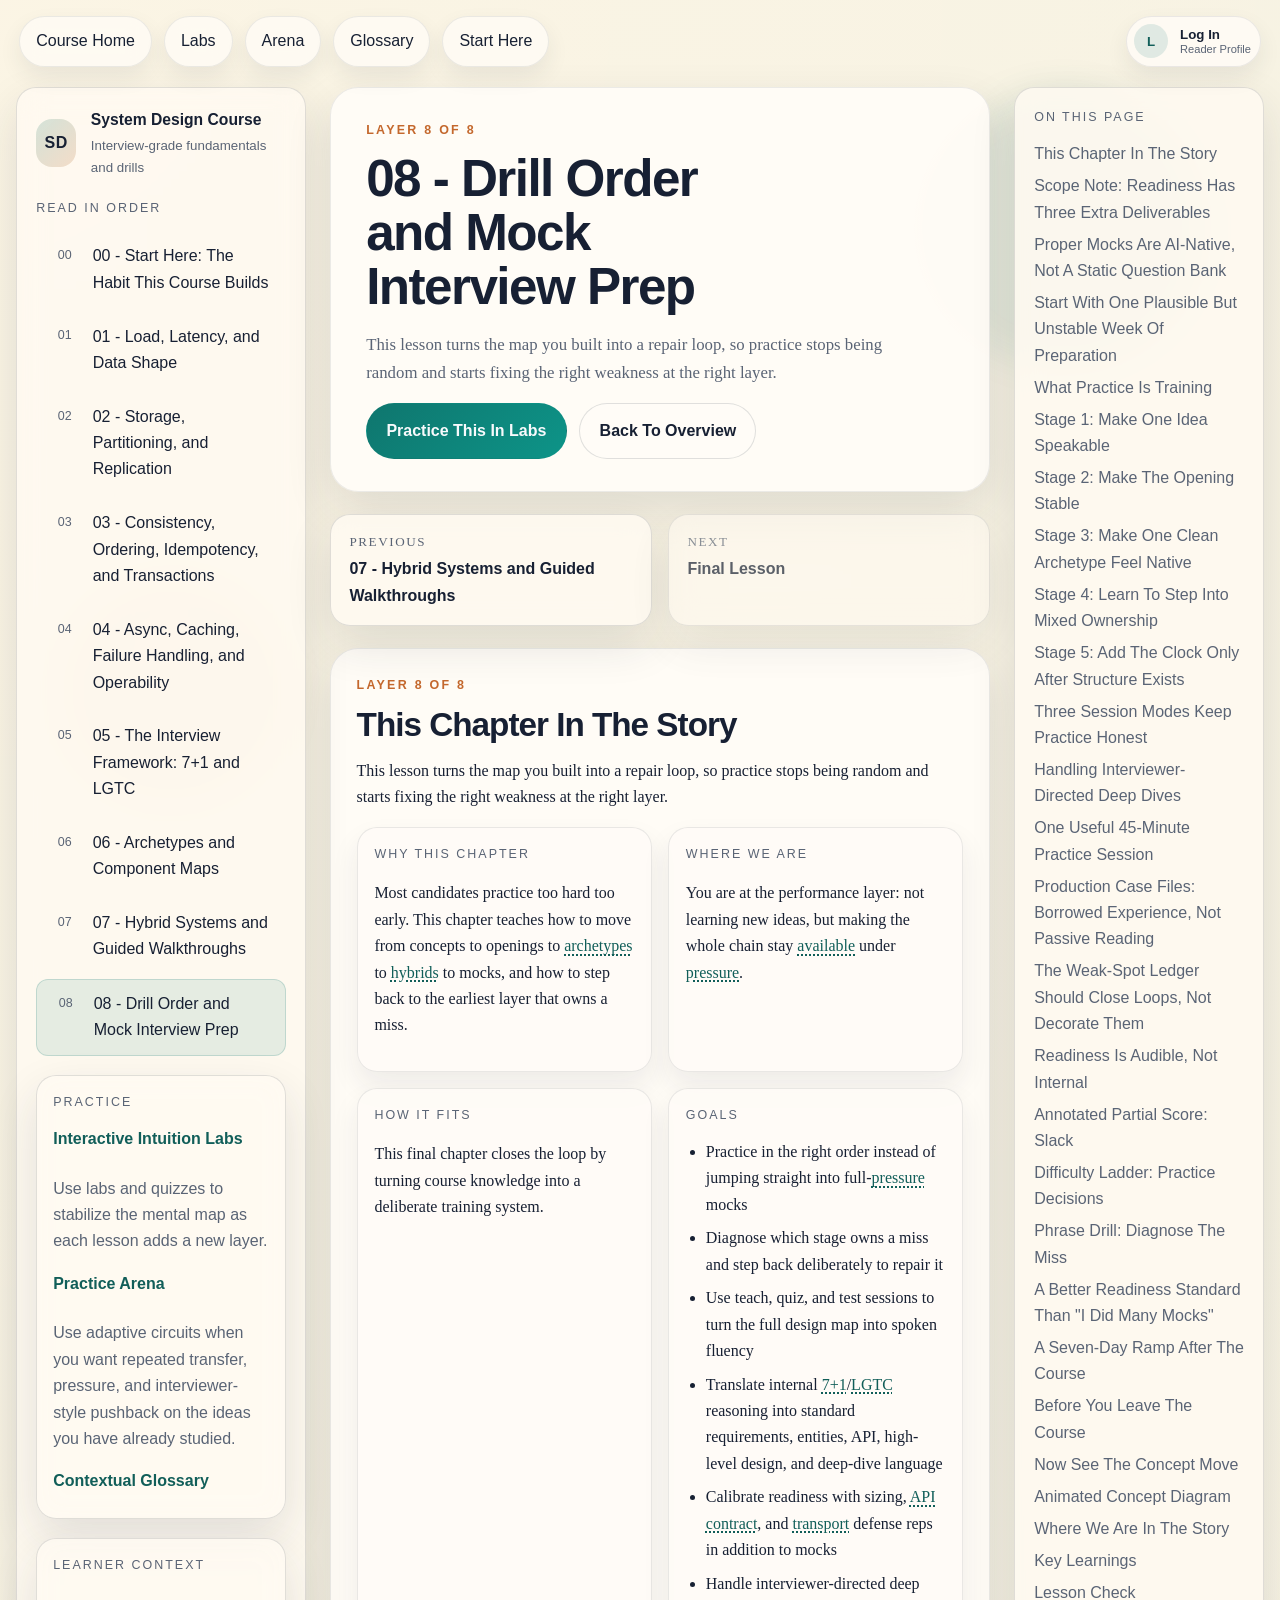
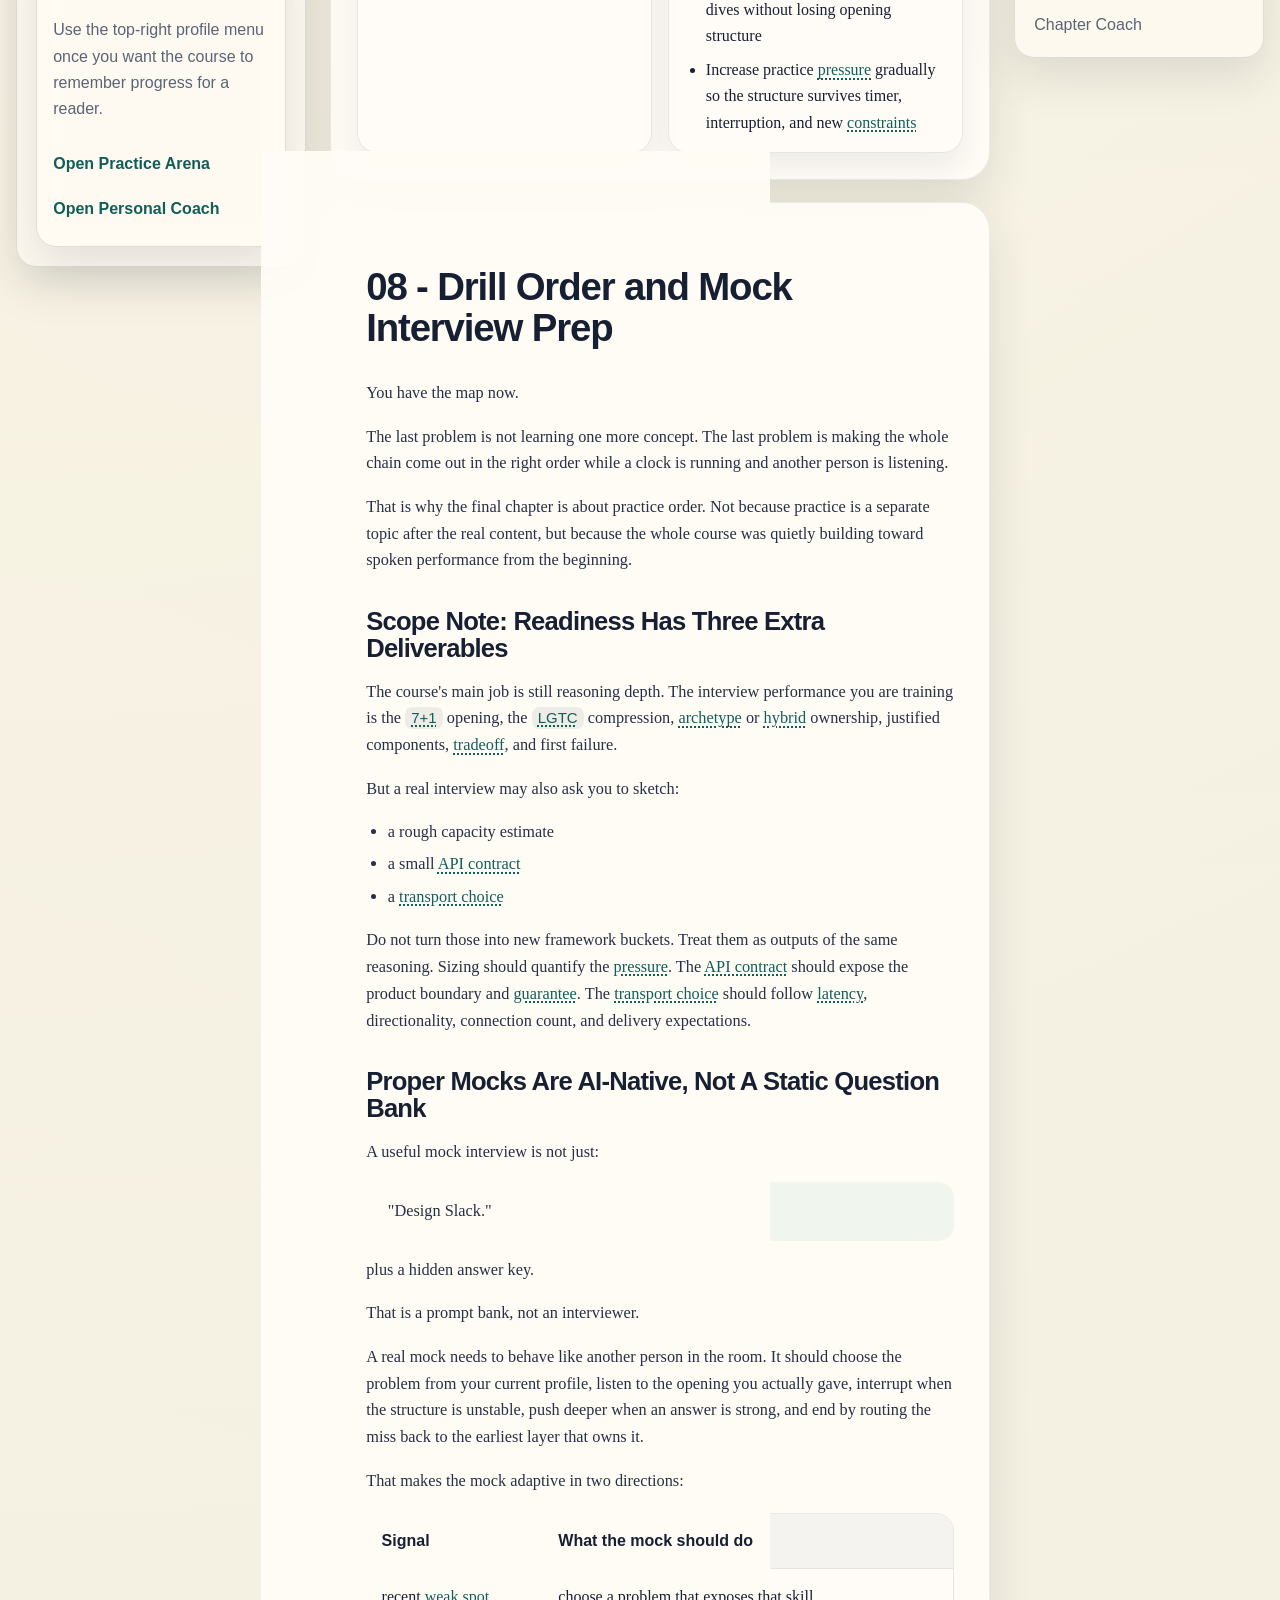
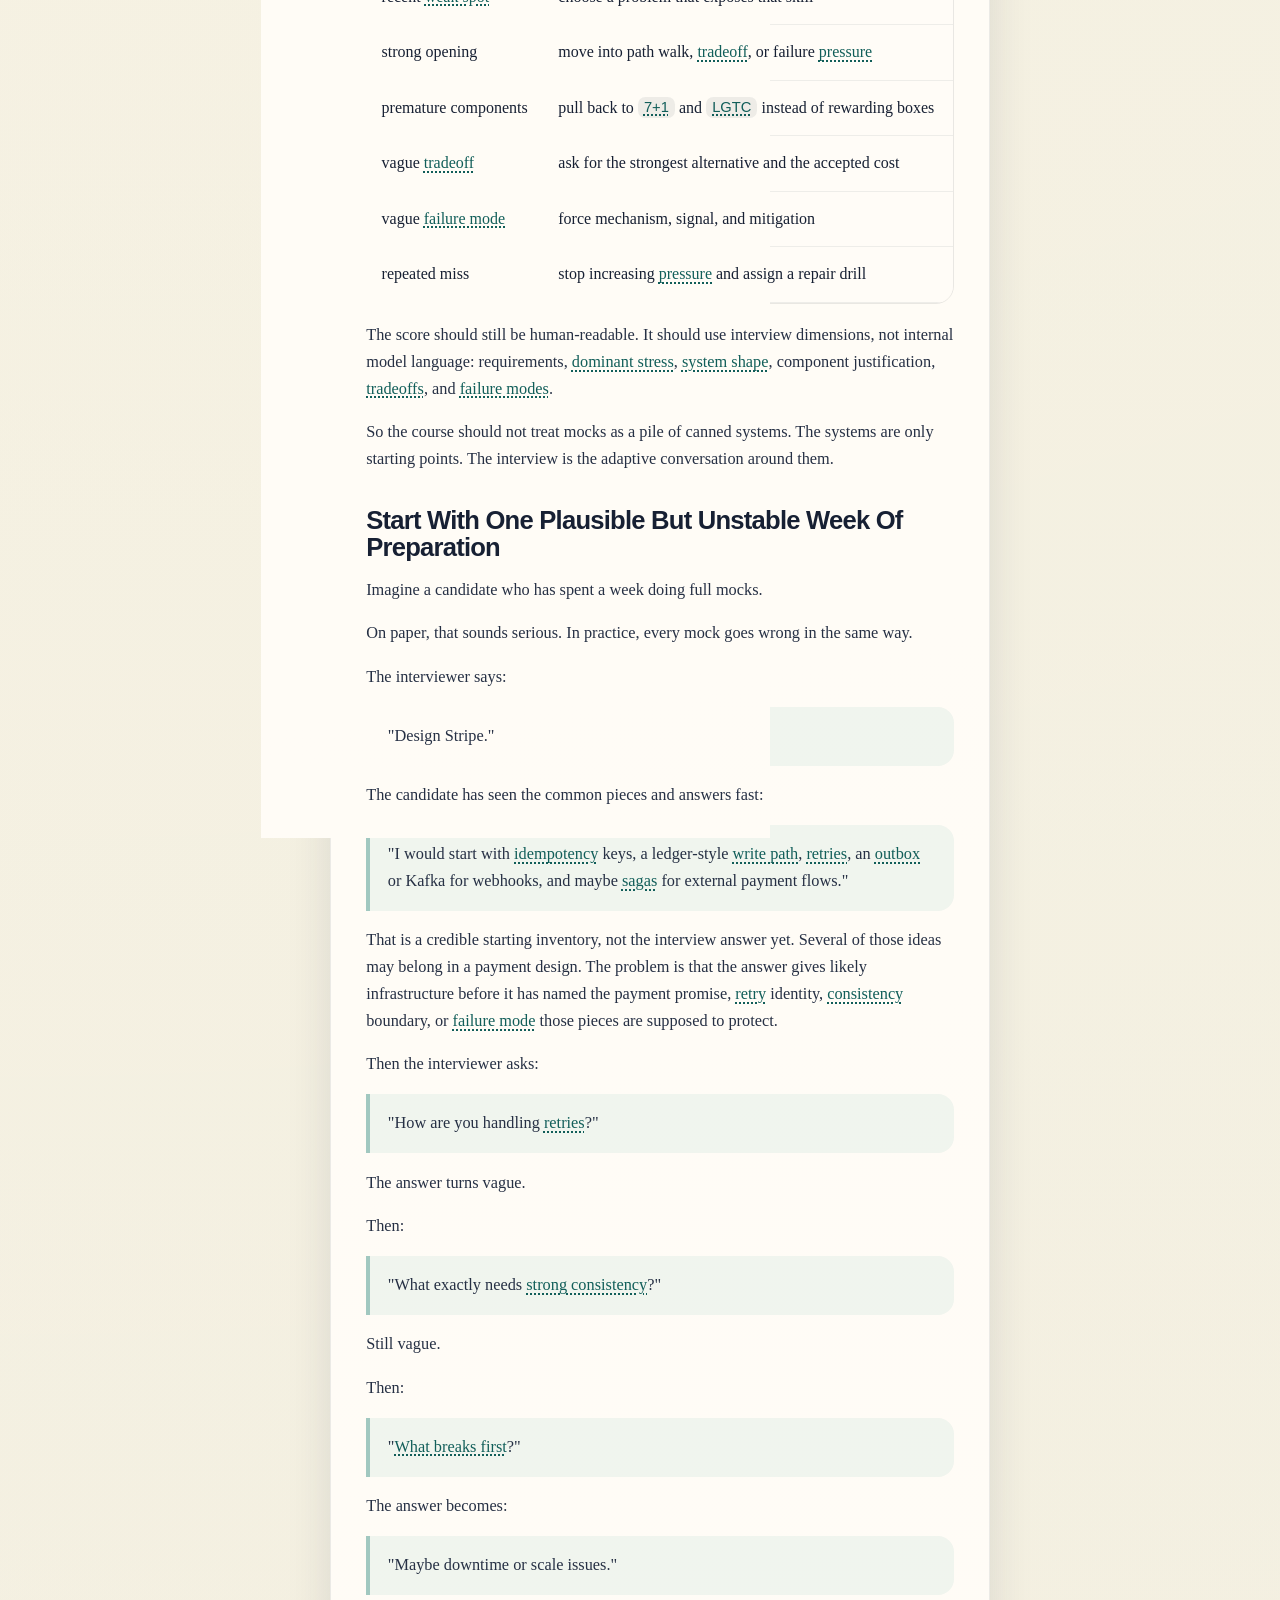
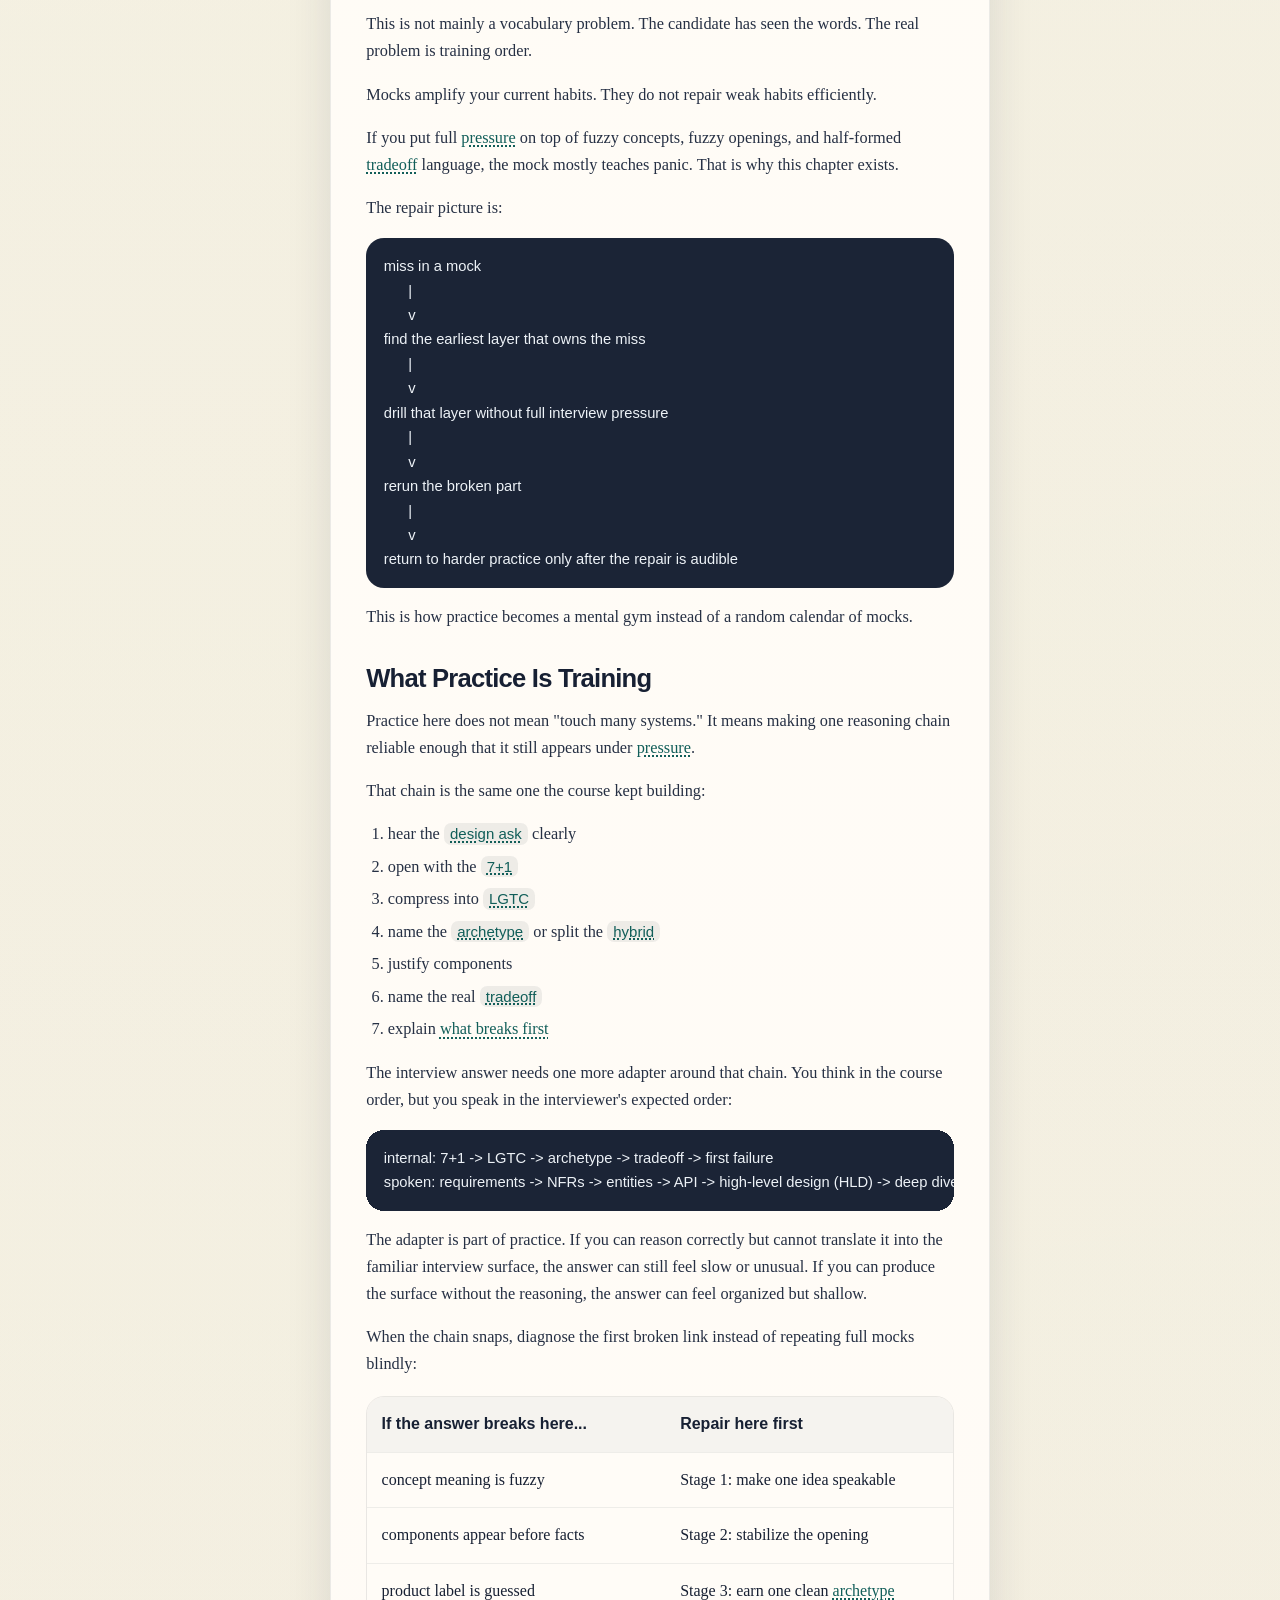
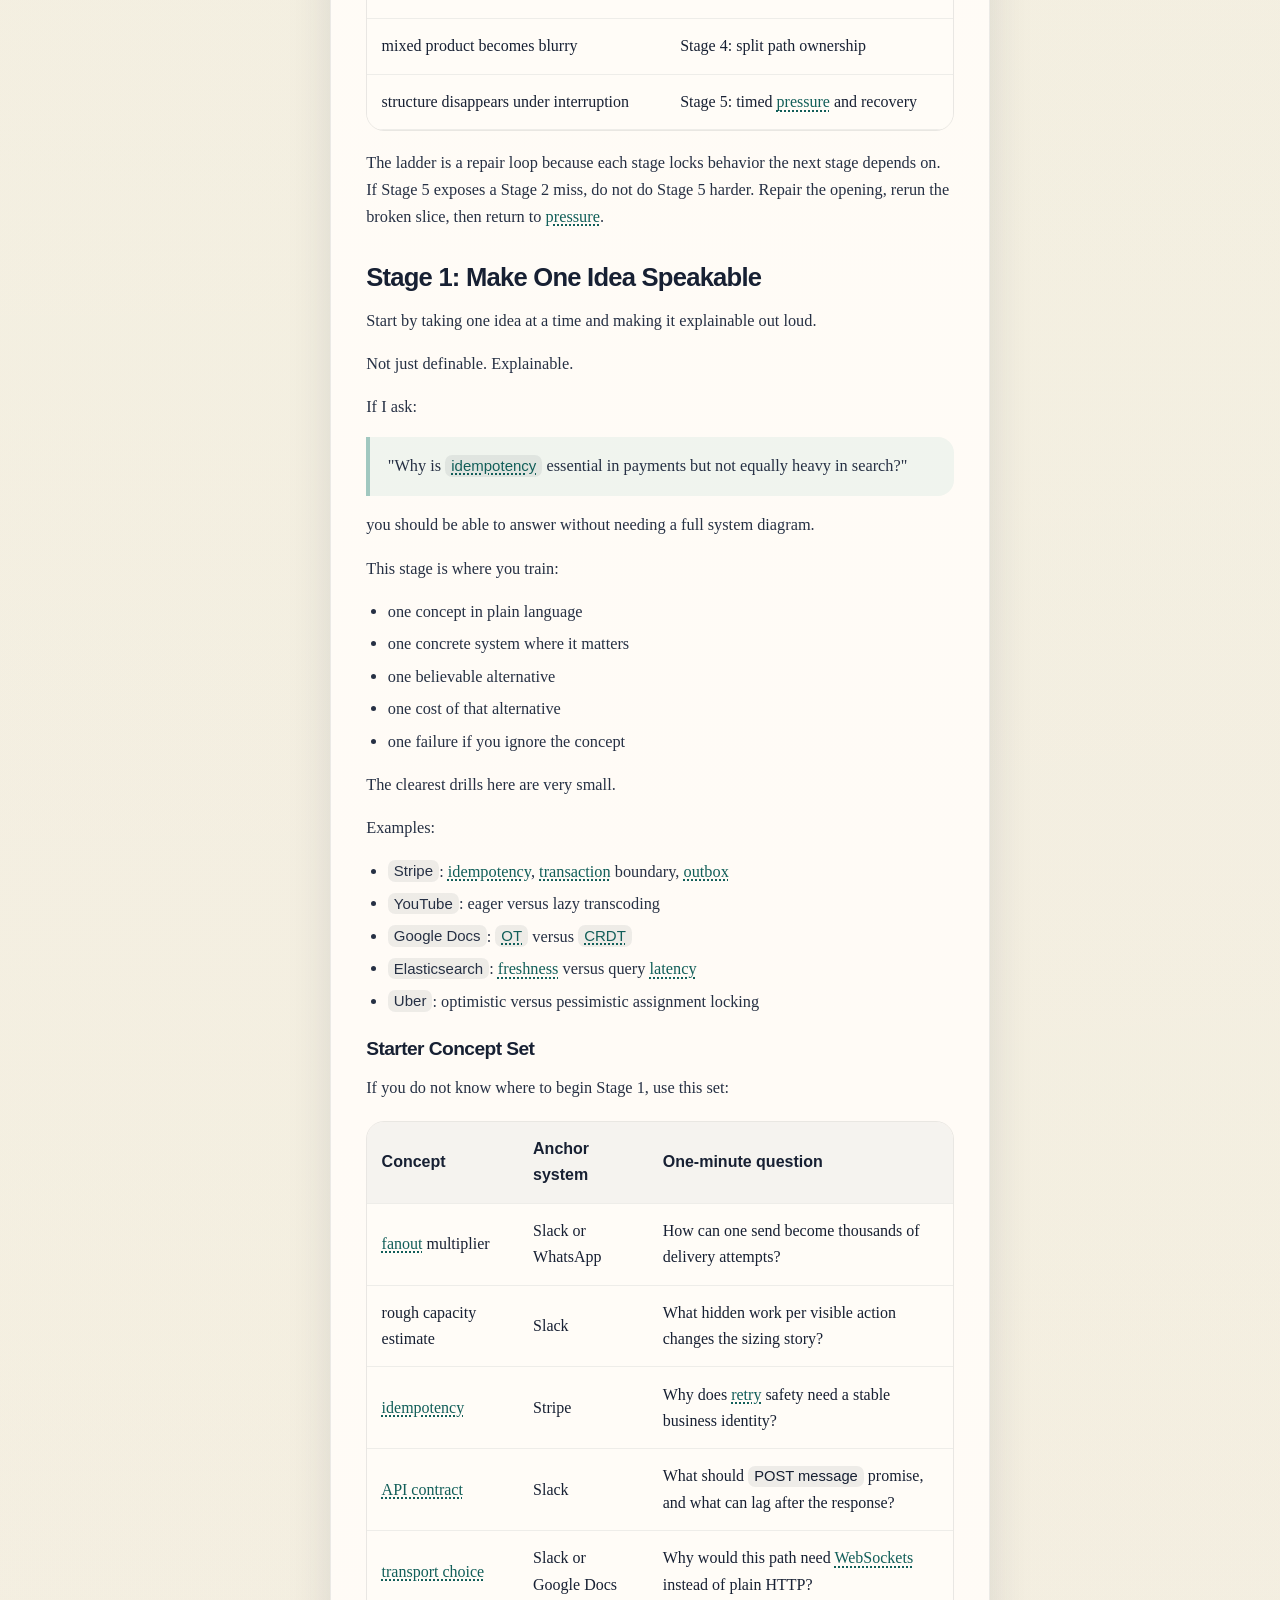
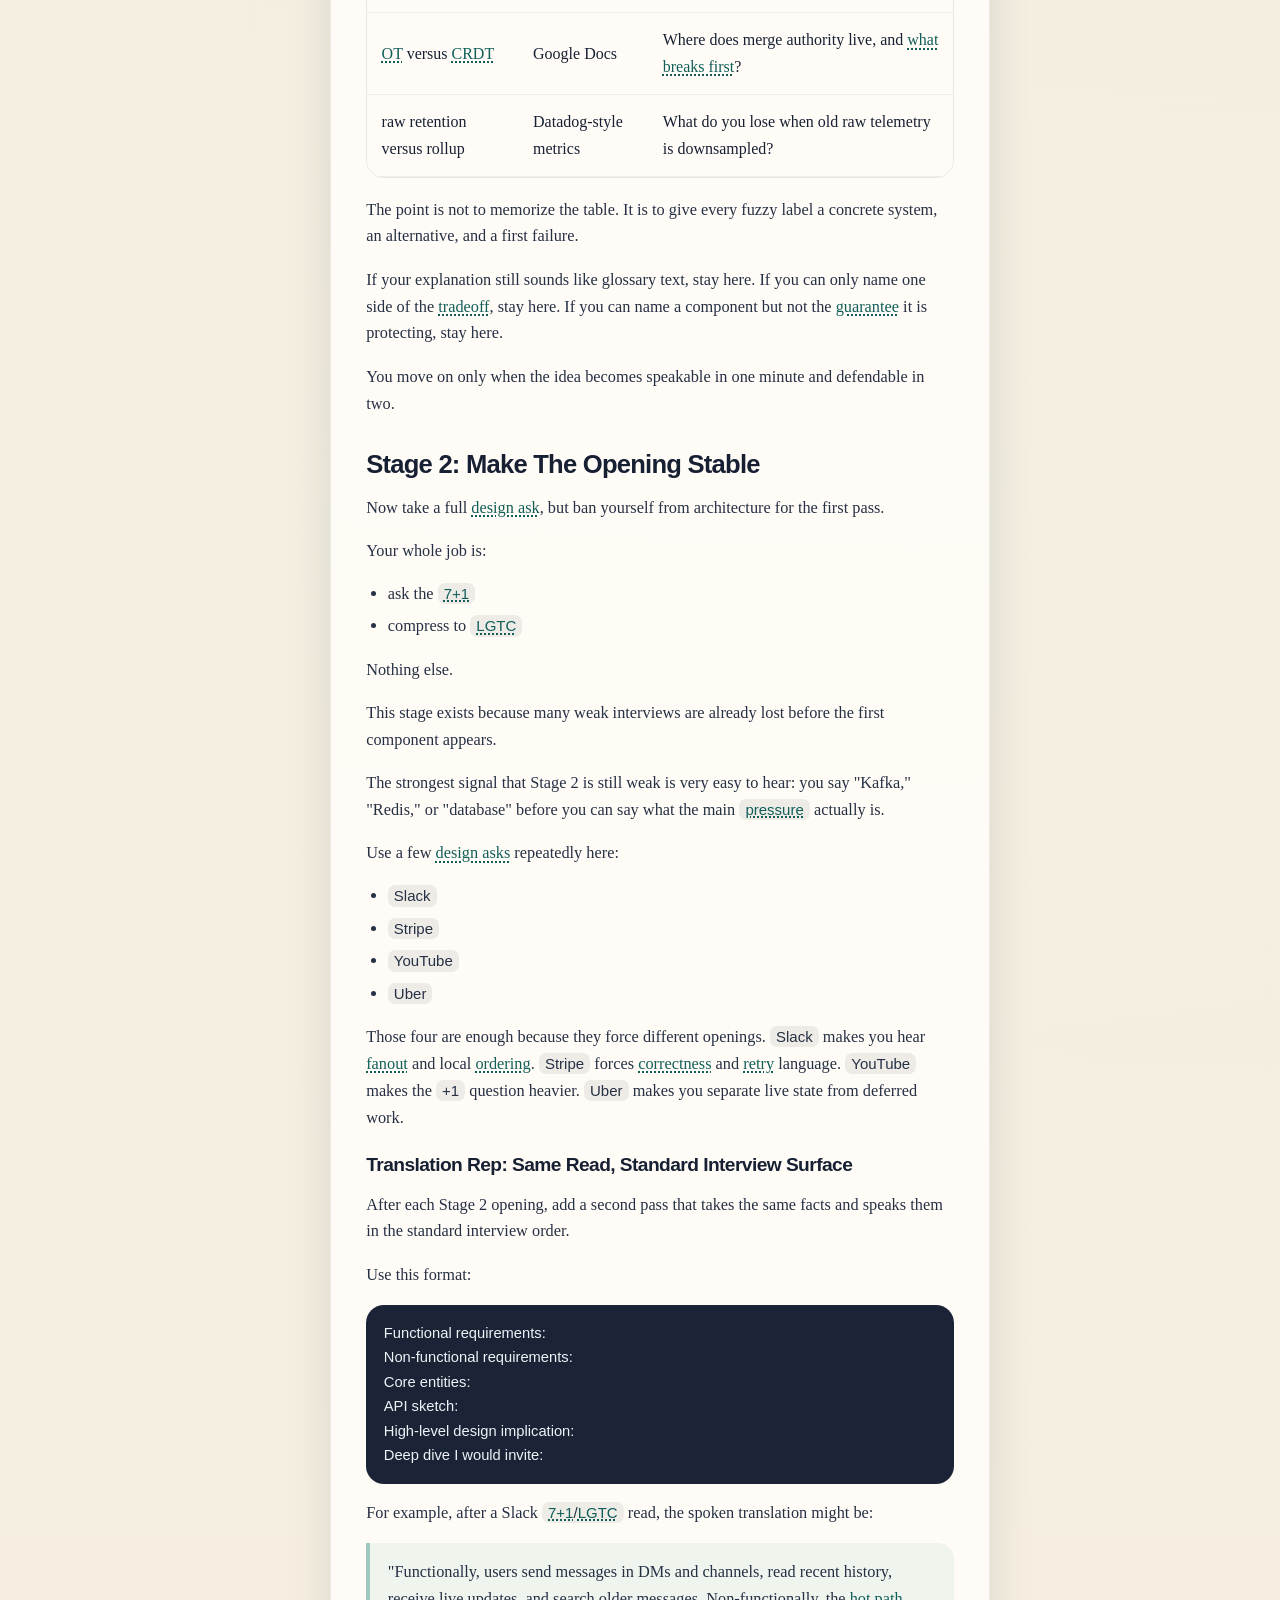
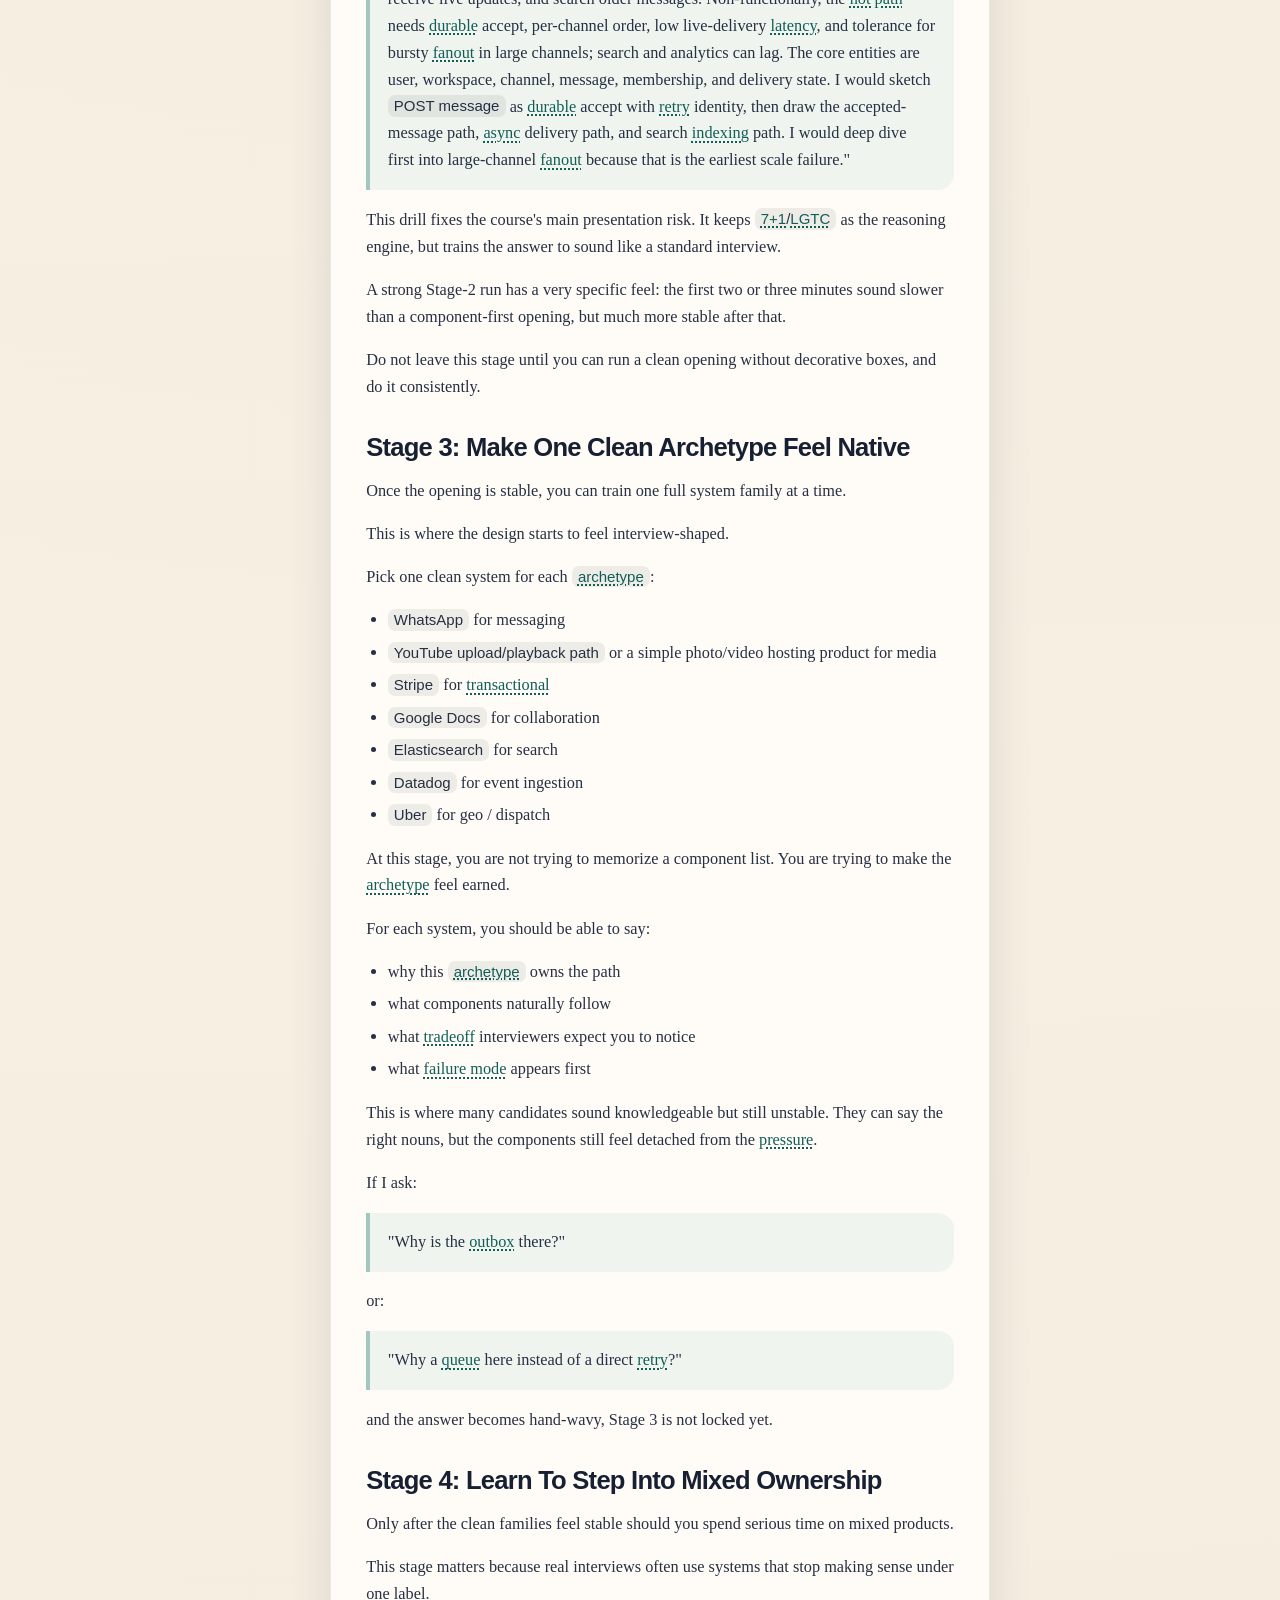
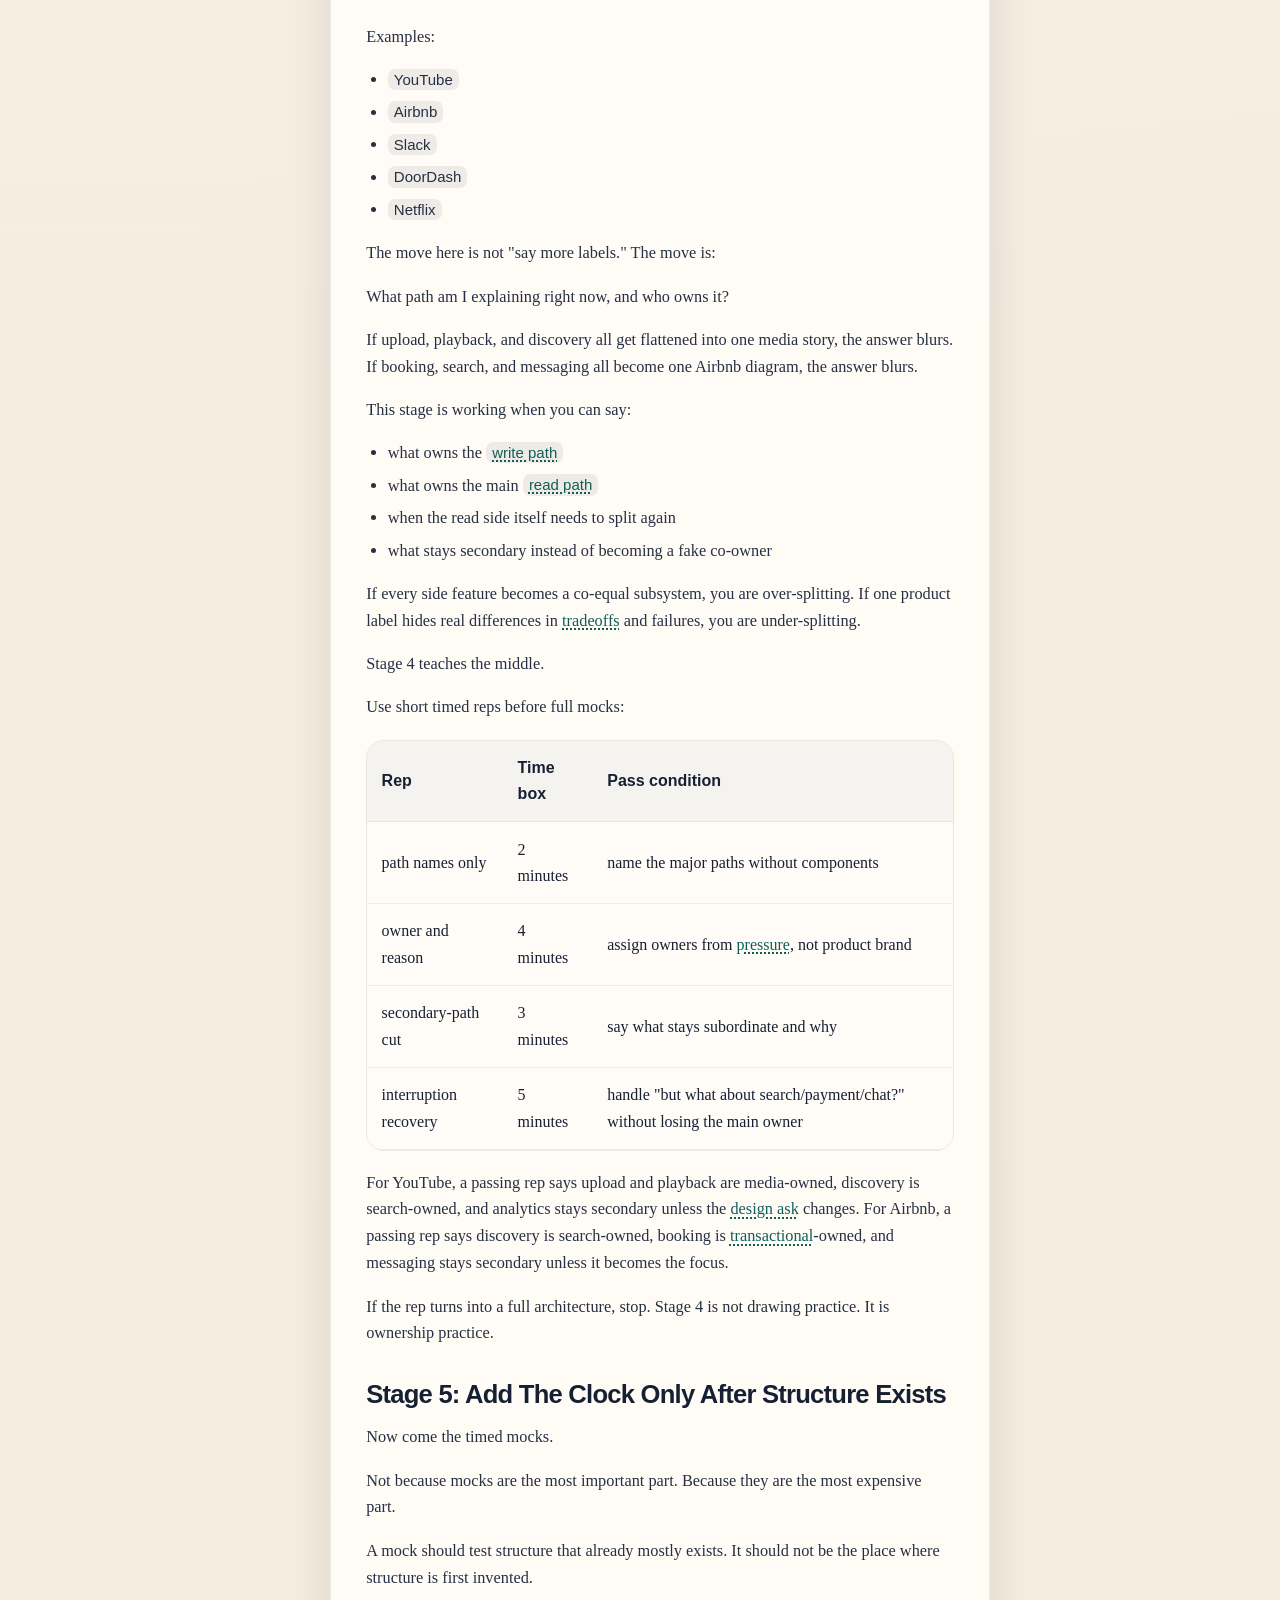
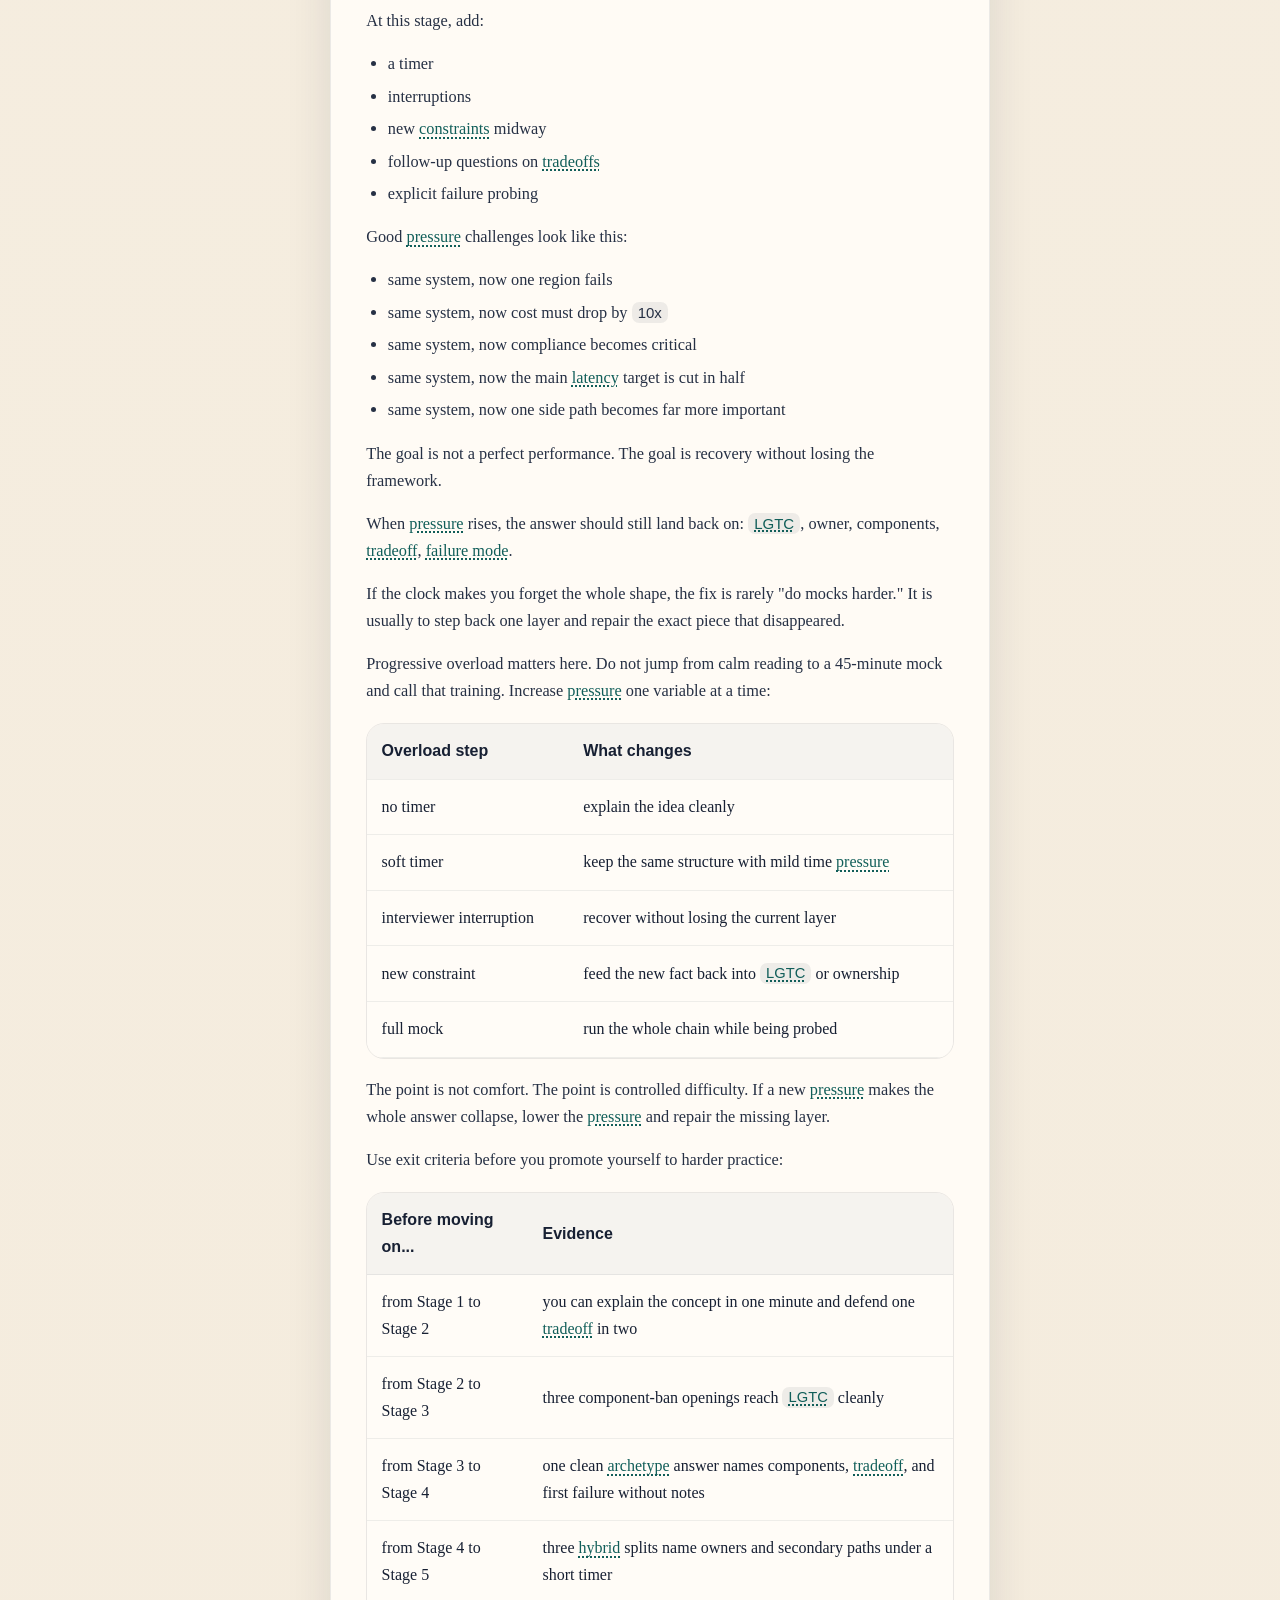
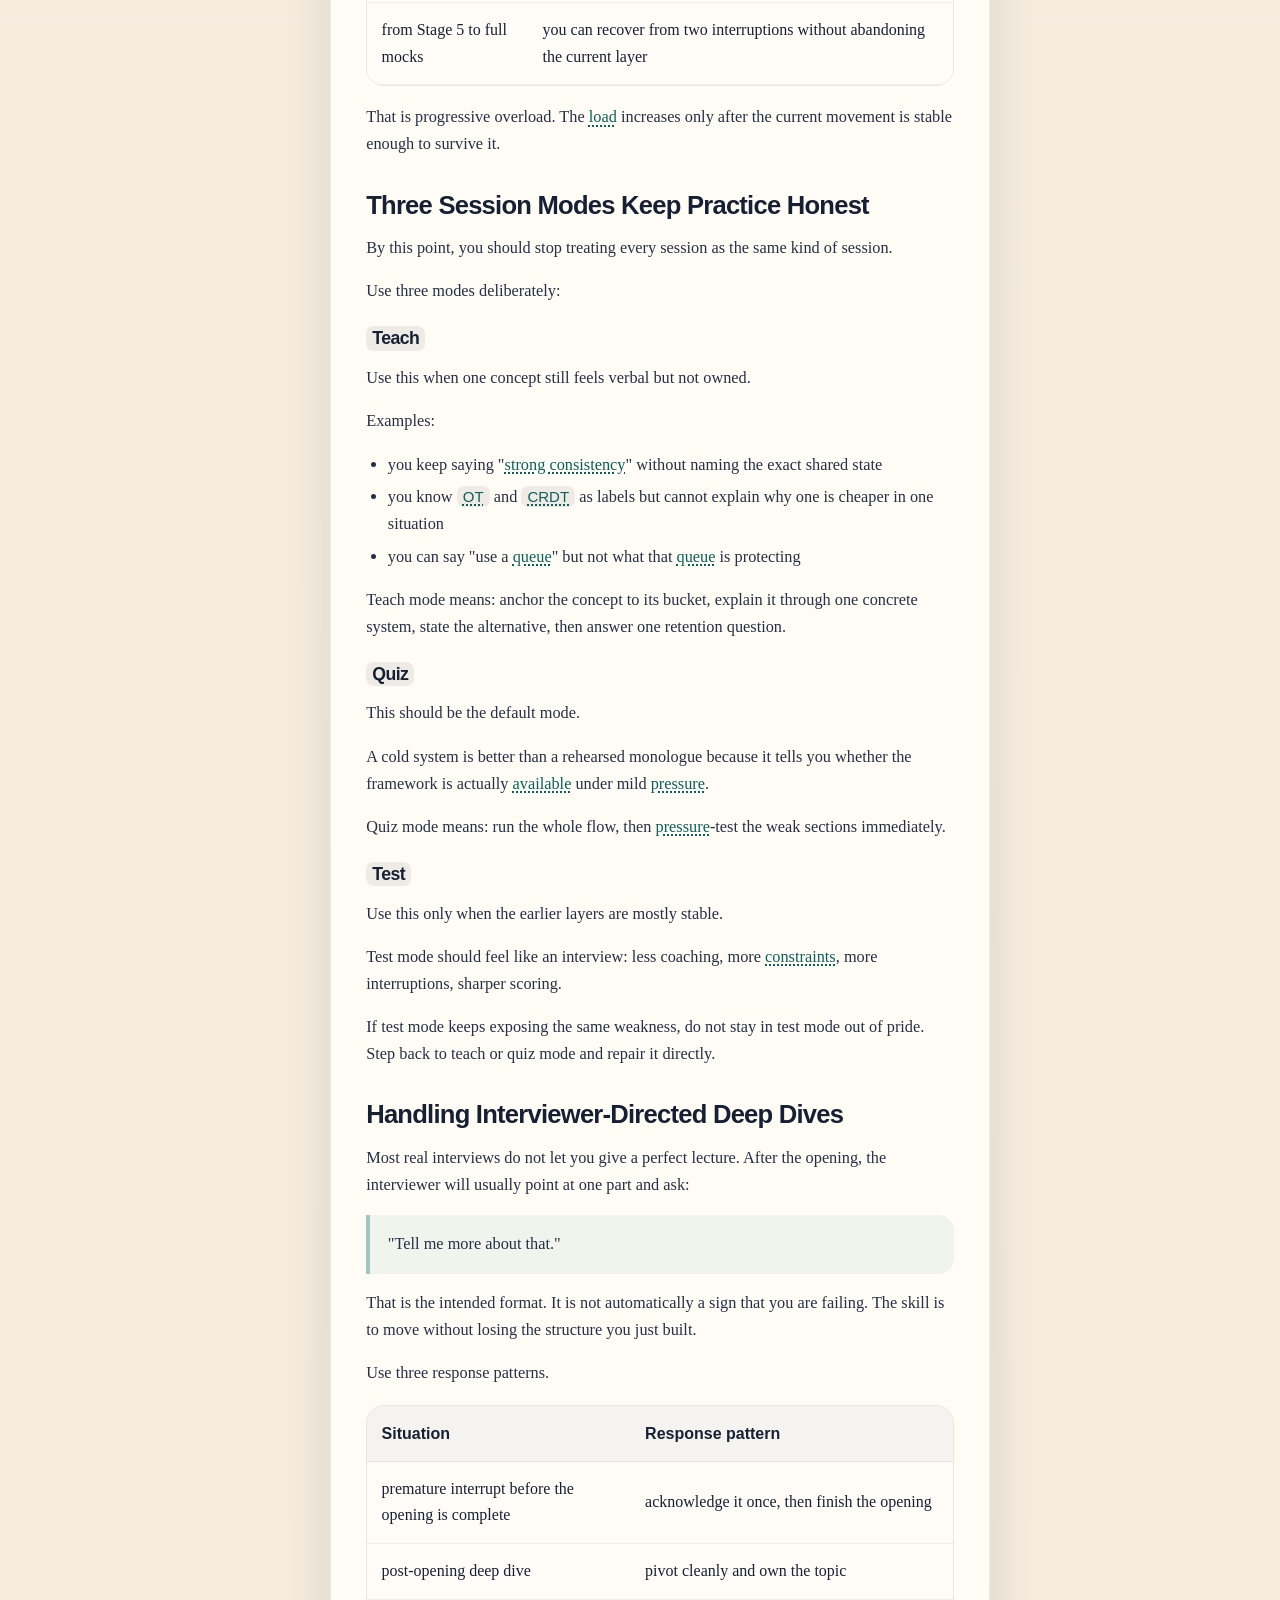
<file: site/08-drill-order-and-mock-interview-prep.html>
<!DOCTYPE html>
<html lang="en">
  <head>
    <meta charset="UTF-8" />
    <meta name="viewport" content="width=device-width, initial-scale=1.0" />
    <title>08 - Drill Order and Mock Interview Prep | System Design Course</title>
    <meta
      name="description"
      content="A structured system design course with hyperlinks, lesson navigation, and interactive labs."
    />
    <link rel="icon" href="assets/favicon.svg" type="image/svg+xml" />
    <link rel="stylesheet" href="assets/style.css" />
    <link rel="stylesheet" href="assets/concept-diagrams.css" />
  </head>
  <body class="lesson-body">
    <div class="ambient ambient-one"></div>
    <div class="ambient ambient-two"></div>

    <header class="topbar">
      <nav class="topbar-nav" aria-label="Primary">
        <a class="topbar-link" href="index.html">Course Home</a>
        <a class="topbar-link" href="labs.html">Labs</a>
        <a class="topbar-link" href="arena.html">Arena</a>
        <a class="topbar-link" href="glossary.html">Glossary</a>
        <a class="topbar-link" href="00-study-method.html">Start Here</a>
      </nav>
      <div class="topbar-utility" data-topbar-personalization></div>
    </header>

    <div class="page-shell">

    <aside class="sidebar">
      <a class="brand" href="index.html">
        <span class="brand-mark">SD</span>
        <span class="brand-copy">
          <strong>System Design Course</strong>
          <small>Interview-grade fundamentals and drills</small>
        </span>
      </a>
      <nav class="sidebar-nav" aria-label="Course lessons">
        <p class="sidebar-label">Read In Order</p>
        <ol><li><a href="00-study-method.html"><span class="lesson-index">00</span><span>00 - Start Here: The Habit This Course Builds</span></a></li><li><a href="01-load-latency-and-data-shape.html"><span class="lesson-index">01</span><span>01 - Load, Latency, and Data Shape</span></a></li><li><a href="02-storage-partitioning-and-replication.html"><span class="lesson-index">02</span><span>02 - Storage, Partitioning, and Replication</span></a></li><li><a href="03-consistency-ordering-idempotency-and-transactions.html"><span class="lesson-index">03</span><span>03 - Consistency, Ordering, Idempotency, and Transactions</span></a></li><li><a href="04-async-caching-failure-handling-and-operability.html"><span class="lesson-index">04</span><span>04 - Async, Caching, Failure Handling, and Operability</span></a></li><li><a href="05-the-interview-framework-7-plus-1-and-lgtc.html"><span class="lesson-index">05</span><span>05 - The Interview Framework: 7+1 and LGTC</span></a></li><li><a href="06-archetypes-and-component-maps.html"><span class="lesson-index">06</span><span>06 - Archetypes and Component Maps</span></a></li><li><a href="07-hybrid-systems-and-guided-walkthroughs.html"><span class="lesson-index">07</span><span>07 - Hybrid Systems and Guided Walkthroughs</span></a></li><li class="is-active"><a href="08-drill-order-and-mock-interview-prep.html"><span class="lesson-index">08</span><span>08 - Drill Order and Mock Interview Prep</span></a></li></ol>
      </nav>
      <div class="sidebar-card">
        <p class="sidebar-label">Practice</p>
        <a class="sidebar-link" href="labs.html">Interactive Intuition Labs</a>
        <p>Use labs and quizzes to stabilize the mental map as each lesson adds a new layer.</p>
        <a class="sidebar-link" href="arena.html">Practice Arena</a>
        <p>Use adaptive circuits when you want repeated transfer, pressure, and interviewer-style pushback on the ideas you have already studied.</p>
        <a class="sidebar-link" href="glossary.html">Contextual Glossary</a>
      </div>
      <div class="sidebar-card learner-sidebar-card" data-learner-sidebar>
        <p class="sidebar-label">Learner Context</p>
        <p>Use the top-right profile menu to sign in, save progress, and unlock coaching once you have started the course.</p>
        <a class="sidebar-link" href="index.html#personal-coach">Open Personal Coach</a>
      </div>
    </aside>

      <main class="main-content">

    <section class="hero hero-lesson">
      <p class="eyebrow">Layer 8 of 8</p>
      <h1>08 - Drill Order and Mock Interview Prep</h1>
      <p class="hero-copy">This lesson turns the map you built into a repair loop, so practice stops being random and starts fixing the right weakness at the right layer.</p>
      <div class="hero-actions">
        <a class="button button-primary" href="labs.html">Practice This In Labs</a>
        <a class="button button-secondary" href="index.html">Back To Overview</a>
      </div>
    </section>

    <nav class="lesson-pager" aria-label="Lesson navigation">
      <a class="pager-card" href="07-hybrid-systems-and-guided-walkthroughs.html"><span>Previous</span><strong>07 - Hybrid Systems and Guided Walkthroughs</strong></a>
      <span class="pager-card is-empty"><span>Next</span><strong>Final Lesson</strong></span>
    </nav>


    <section class="chapter-frame" id="chapter-frame">
      <div class="section-heading">
        <p class="eyebrow">Layer 8 of 8</p>
        <h2>This Chapter In The Story</h2>
        <p>This lesson turns the map you built into a repair loop, so practice stops being random and starts fixing the right weakness at the right layer.</p>
      </div>
      <div class="chapter-frame-grid">
        <article class="frame-card">
          <p class="panel-label">Why This Chapter</p>
          <p>Most candidates practice too hard too early. This chapter teaches how to move from concepts to openings to <a class="term-link" href="glossary.html#archetype" title="A recurring family of system problems with familiar dominant stresses and components.">archetypes</a> to <a class="term-link" href="glossary.html#hybrid" title="A product that combines multiple archetypes in different paths.">hybrids</a> to mocks, and how to step back to the earliest layer that owns a miss.</p>
        </article>
        <article class="frame-card">
          <p class="panel-label">Where We Are</p>
          <p>You are at the performance layer: not learning new ideas, but making the whole chain stay <a class="term-link" href="glossary.html#availability" title="Whether the system can keep serving useful requests during faults or overload.">available</a> under <a class="term-link" href="glossary.html#pressure" title="The force that makes a system difficult to design.">pressure</a>.</p>
        </article>
        <article class="frame-card">
          <p class="panel-label">How It Fits</p>
          <p>This final chapter closes the loop by turning course knowledge into a deliberate training system.</p>
        </article>
        <article class="frame-card">
          <p class="panel-label">Goals</p>
          <ul class="framed-list"><li>Practice in the right order instead of jumping straight into full-<a class="term-link" href="glossary.html#pressure" title="The force that makes a system difficult to design.">pressure</a> mocks</li><li>Diagnose which stage owns a miss and step back deliberately to repair it</li><li>Use teach, quiz, and test sessions to turn the full design map into spoken fluency</li><li>Translate internal <a class="term-link" href="glossary.html#7-plus-1" title="The course&#39;s opening question set for clarifying a system design ask.">7+1</a>/<a class="term-link" href="glossary.html#lgtc" title="The course&#39;s four-bucket summary: Load, Guarantees, Topology, Constraints.">LGTC</a> reasoning into standard requirements, entities, API, high-level design, and deep-dive language</li><li>Calibrate readiness with sizing, <a class="term-link" href="glossary.html#api-contract" title="The product-facing request and response promise at a system boundary.">API contract</a>, and <a class="term-link" href="glossary.html#transport-choice" title="The decision about how clients and services communicate on a path.">transport</a> defense reps in addition to mocks</li><li>Handle interviewer-directed deep dives without losing opening structure</li><li>Increase practice <a class="term-link" href="glossary.html#pressure" title="The force that makes a system difficult to design.">pressure</a> gradually so the structure survives timer, interruption, and new <a class="term-link" href="glossary.html#constraints" title="The non-negotiable real-world limits that shape the design.">constraints</a></li></ul>
        </article>
      </div>
    </section>

    <article class="prose">
      <h1 id="08-drill-order-and-mock-interview-prep">08 - Drill Order and Mock Interview Prep</h1>
<p>You have the map now.</p>
<p>The last problem is not learning one more concept. The last problem is making the whole chain come out in the right order while a clock is running and another person is listening.</p>
<p>That is why the final chapter is about practice order. Not because practice is a separate topic after the real content, but because the whole course was quietly building toward spoken performance from the beginning.</p>
<h2 id="scope-note-readiness-has-three-extra-deliverables">Scope Note: Readiness Has Three Extra Deliverables</h2>
<p>The course&#39;s main job is still reasoning depth. The interview performance you are training is the <code><a class="term-link" href="glossary.html#7-plus-1" title="The course&#39;s opening question set for clarifying a system design ask.">7+1</a></code> opening, the <code><a class="term-link" href="glossary.html#lgtc" title="The course&#39;s four-bucket summary: Load, Guarantees, Topology, Constraints.">LGTC</a></code> compression, <a class="term-link" href="glossary.html#archetype" title="A recurring family of system problems with familiar dominant stresses and components.">archetype</a> or <a class="term-link" href="glossary.html#hybrid" title="A product that combines multiple archetypes in different paths.">hybrid</a> ownership, justified components, <a class="term-link" href="glossary.html#tradeoff" title="A choice that improves one dimension by paying in another.">tradeoff</a>, and first failure.</p>
<p>But a real interview may also ask you to sketch:</p>
<ul><li>a rough capacity estimate</li><li>a small <a class="term-link" href="glossary.html#api-contract" title="The product-facing request and response promise at a system boundary.">API contract</a></li><li>a <a class="term-link" href="glossary.html#transport-choice" title="The decision about how clients and services communicate on a path.">transport choice</a></li></ul>
<p>Do not turn those into new framework buckets. Treat them as outputs of the same reasoning. Sizing should quantify the <a class="term-link" href="glossary.html#pressure" title="The force that makes a system difficult to design.">pressure</a>. The <a class="term-link" href="glossary.html#api-contract" title="The product-facing request and response promise at a system boundary.">API contract</a> should expose the product boundary and <a class="term-link" href="glossary.html#guarantee" title="A promise the system must keep even when load or failure shows up.">guarantee</a>. The <a class="term-link" href="glossary.html#transport-choice" title="The decision about how clients and services communicate on a path.">transport choice</a> should follow <a class="term-link" href="glossary.html#latency" title="How long a request, read, or write takes before a result is seen.">latency</a>, directionality, connection count, and delivery expectations.</p>
<h2 id="proper-mocks-are-ai-native-not-a-static-question-bank">Proper Mocks Are AI-Native, Not A Static Question Bank</h2>
<p>A useful mock interview is not just:</p>
<blockquote>&quot;Design Slack.&quot;</blockquote>
<p>plus a hidden answer key.</p>
<p>That is a prompt bank, not an interviewer.</p>
<p>A real mock needs to behave like another person in the room. It should choose the problem from your current profile, listen to the opening you actually gave, interrupt when the structure is unstable, push deeper when an answer is strong, and end by routing the miss back to the earliest layer that owns it.</p>
<p>That makes the mock adaptive in two directions:</p>
<div class="table-wrap"><table><thead><tr><th>Signal</th><th>What the mock should do</th></tr></thead><tbody><tr><td>recent <a class="term-link" href="glossary.html#weak-spot" title="A concept you still cannot explain cleanly under pressure.">weak spot</a></td><td>choose a problem that exposes that skill</td></tr><tr><td>strong opening</td><td>move into path walk, <a class="term-link" href="glossary.html#tradeoff" title="A choice that improves one dimension by paying in another.">tradeoff</a>, or failure <a class="term-link" href="glossary.html#pressure" title="The force that makes a system difficult to design.">pressure</a></td></tr><tr><td>premature components</td><td>pull back to <code><a class="term-link" href="glossary.html#7-plus-1" title="The course&#39;s opening question set for clarifying a system design ask.">7+1</a></code> and <code><a class="term-link" href="glossary.html#lgtc" title="The course&#39;s four-bucket summary: Load, Guarantees, Topology, Constraints.">LGTC</a></code> instead of rewarding boxes</td></tr><tr><td>vague <a class="term-link" href="glossary.html#tradeoff" title="A choice that improves one dimension by paying in another.">tradeoff</a></td><td>ask for the strongest alternative and the accepted cost</td></tr><tr><td>vague <a class="term-link" href="glossary.html#failure-mode" title="The specific way a system is most likely to break first.">failure mode</a></td><td>force mechanism, signal, and mitigation</td></tr><tr><td>repeated miss</td><td>stop increasing <a class="term-link" href="glossary.html#pressure" title="The force that makes a system difficult to design.">pressure</a> and assign a repair drill</td></tr></tbody></table></div>
<p>The score should still be human-readable. It should use interview dimensions, not internal model language: requirements, <a class="term-link" href="glossary.html#dominant-stress" title="The pressure that matters most for the first major design decisions.">dominant stress</a>, <a class="term-link" href="glossary.html#archetype" title="A recurring family of system problems with familiar dominant stresses and components.">system shape</a>, component justification, <a class="term-link" href="glossary.html#tradeoff" title="A choice that improves one dimension by paying in another.">tradeoffs</a>, and <a class="term-link" href="glossary.html#failure-mode" title="The specific way a system is most likely to break first.">failure modes</a>.</p>
<p>So the course should not treat mocks as a pile of canned systems. The systems are only starting points. The interview is the adaptive conversation around them.</p>
<h2 id="start-with-one-plausible-but-unstable-week-of-preparation">Start With One Plausible But Unstable Week Of Preparation</h2>
<p>Imagine a candidate who has spent a week doing full mocks.</p>
<p>On paper, that sounds serious. In practice, every mock goes wrong in the same way.</p>
<p>The interviewer says:</p>
<blockquote>&quot;Design Stripe.&quot;</blockquote>
<p>The candidate has seen the common pieces and answers fast:</p>
<blockquote>&quot;I would start with <a class="term-link" href="glossary.html#idempotency" title="Repeating the same request should not create a different final effect.">idempotency</a> keys, a ledger-style <a class="term-link" href="glossary.html#write-path" title="The path that creates or mutates source-of-truth state.">write path</a>, <a class="term-link" href="glossary.html#retry" title="Trying an operation again after a timeout or transient failure.">retries</a>, an <a class="term-link" href="glossary.html#outbox" title="A pattern for atomically recording a state change and the event that should be published.">outbox</a> or Kafka for webhooks, and maybe <a class="term-link" href="glossary.html#saga" title="A multi-step workflow that uses local commits and compensation instead of one giant distributed transaction.">sagas</a> for external payment flows.&quot;</blockquote>
<p>That is a credible starting inventory, not the interview answer yet. Several of those ideas may belong in a payment design. The problem is that the answer gives likely infrastructure before it has named the payment promise, <a class="term-link" href="glossary.html#retry" title="Trying an operation again after a timeout or transient failure.">retry</a> identity, <a class="term-link" href="glossary.html#consistency" title="What a reader is allowed to assume about data after writes happen.">consistency</a> boundary, or <a class="term-link" href="glossary.html#failure-mode" title="The specific way a system is most likely to break first.">failure mode</a> those pieces are supposed to protect.</p>
<p>Then the interviewer asks:</p>
<blockquote>&quot;How are you handling <a class="term-link" href="glossary.html#retry" title="Trying an operation again after a timeout or transient failure.">retries</a>?&quot;</blockquote>
<p>The answer turns vague.</p>
<p>Then:</p>
<blockquote>&quot;What exactly needs <a class="term-link" href="glossary.html#strong-consistency" title="Relevant reads should reflect the latest acknowledged write.">strong consistency</a>?&quot;</blockquote>
<p>Still vague.</p>
<p>Then:</p>
<blockquote>&quot;<a class="term-link" href="glossary.html#failure-mode" title="The specific way a system is most likely to break first.">What breaks first</a>?&quot;</blockquote>
<p>The answer becomes:</p>
<blockquote>&quot;Maybe downtime or scale issues.&quot;</blockquote>
<p>This is not mainly a vocabulary problem. The candidate has seen the words. The real problem is training order.</p>
<p>Mocks amplify your current habits. They do not repair weak habits efficiently.</p>
<p>If you put full <a class="term-link" href="glossary.html#pressure" title="The force that makes a system difficult to design.">pressure</a> on top of fuzzy concepts, fuzzy openings, and half-formed <a class="term-link" href="glossary.html#tradeoff" title="A choice that improves one dimension by paying in another.">tradeoff</a> language, the mock mostly teaches panic. That is why this chapter exists.</p>
<p>The repair picture is:</p>
<pre class="code-block"><code class="language-text">miss in a mock
      |
      v
find the earliest layer that owns the miss
      |
      v
drill that layer without full interview pressure
      |
      v
rerun the broken part
      |
      v
return to harder practice only after the repair is audible</code></pre>
<p>This is how practice becomes a mental gym instead of a random calendar of mocks.</p>
<h2 id="what-practice-is-training">What Practice Is Training</h2>
<p>Practice here does not mean &quot;touch many systems.&quot; It means making one reasoning chain reliable enough that it still appears under <a class="term-link" href="glossary.html#pressure" title="The force that makes a system difficult to design.">pressure</a>.</p>
<p>That chain is the same one the course kept building:</p>
<ol><li>hear the <code><a class="term-link" href="glossary.html#design-ask" title="The one-line system-design question the interviewer gives you at the start.">design ask</a></code> clearly</li><li>open with the <code><a class="term-link" href="glossary.html#7-plus-1" title="The course&#39;s opening question set for clarifying a system design ask.">7+1</a></code></li><li>compress into <code><a class="term-link" href="glossary.html#lgtc" title="The course&#39;s four-bucket summary: Load, Guarantees, Topology, Constraints.">LGTC</a></code></li><li>name the <code><a class="term-link" href="glossary.html#archetype" title="A recurring family of system problems with familiar dominant stresses and components.">archetype</a></code> or split the <code><a class="term-link" href="glossary.html#hybrid" title="A product that combines multiple archetypes in different paths.">hybrid</a></code></li><li>justify components</li><li>name the real <code><a class="term-link" href="glossary.html#tradeoff" title="A choice that improves one dimension by paying in another.">tradeoff</a></code></li><li>explain <a class="term-link" href="glossary.html#failure-mode" title="The specific way a system is most likely to break first.">what breaks first</a></li></ol>
<p>The interview answer needs one more adapter around that chain. You think in the course order, but you speak in the interviewer&#39;s expected order:</p>
<pre class="code-block"><code class="language-text">internal: 7+1 -&gt; LGTC -&gt; archetype -&gt; tradeoff -&gt; first failure
spoken: requirements -&gt; NFRs -&gt; entities -&gt; API -&gt; high-level design (HLD) -&gt; deep dives</code></pre>
<p>The adapter is part of practice. If you can reason correctly but cannot translate it into the familiar interview surface, the answer can still feel slow or unusual. If you can produce the surface without the reasoning, the answer can feel organized but shallow.</p>
<p>When the chain snaps, diagnose the first broken link instead of repeating full mocks blindly:</p>
<div class="table-wrap"><table><thead><tr><th>If the answer breaks here...</th><th>Repair here first</th></tr></thead><tbody><tr><td>concept meaning is fuzzy</td><td>Stage 1: make one idea speakable</td></tr><tr><td>components appear before facts</td><td>Stage 2: stabilize the opening</td></tr><tr><td>product label is guessed</td><td>Stage 3: earn one clean <a class="term-link" href="glossary.html#archetype" title="A recurring family of system problems with familiar dominant stresses and components.">archetype</a></td></tr><tr><td>mixed product becomes blurry</td><td>Stage 4: split path ownership</td></tr><tr><td>structure disappears under interruption</td><td>Stage 5: timed <a class="term-link" href="glossary.html#pressure" title="The force that makes a system difficult to design.">pressure</a> and recovery</td></tr></tbody></table></div>
<p>The ladder is a repair loop because each stage locks behavior the next stage depends on. If Stage 5 exposes a Stage 2 miss, do not do Stage 5 harder. Repair the opening, rerun the broken slice, then return to <a class="term-link" href="glossary.html#pressure" title="The force that makes a system difficult to design.">pressure</a>.</p>
<h2 id="stage-1-make-one-idea-speakable">Stage 1: Make One Idea Speakable</h2>
<p>Start by taking one idea at a time and making it explainable out loud.</p>
<p>Not just definable. Explainable.</p>
<p>If I ask:</p>
<blockquote>&quot;Why is <code><a class="term-link" href="glossary.html#idempotency" title="Repeating the same request should not create a different final effect.">idempotency</a></code> essential in payments but not equally heavy in search?&quot;</blockquote>
<p>you should be able to answer without needing a full system diagram.</p>
<p>This stage is where you train:</p>
<ul><li>one concept in plain language</li><li>one concrete system where it matters</li><li>one believable alternative</li><li>one cost of that alternative</li><li>one failure if you ignore the concept</li></ul>
<p>The clearest drills here are very small.</p>
<p>Examples:</p>
<ul><li><code>Stripe</code>: <a class="term-link" href="glossary.html#idempotency" title="Repeating the same request should not create a different final effect.">idempotency</a>, <a class="term-link" href="glossary.html#transaction" title="A set of changes that should succeed or fail as one unit.">transaction</a> boundary, <a class="term-link" href="glossary.html#outbox" title="A pattern for atomically recording a state change and the event that should be published.">outbox</a></li><li><code>YouTube</code>: eager versus lazy transcoding</li><li><code>Google Docs</code>: <code><a class="term-link" href="glossary.html#ot" title="A collaboration technique that transforms concurrent operations against an ordered history.">OT</a></code> versus <code><a class="term-link" href="glossary.html#crdt" title="A data type designed so replicas can merge concurrent updates and converge.">CRDT</a></code></li><li><code>Elasticsearch</code>: <a class="term-link" href="glossary.html#freshness" title="How up-to-date a read must be to be acceptable.">freshness</a> versus query <a class="term-link" href="glossary.html#latency" title="How long a request, read, or write takes before a result is seen.">latency</a></li><li><code>Uber</code>: optimistic versus pessimistic assignment locking</li></ul>
<h3 id="starter-concept-set">Starter Concept Set</h3>
<p>If you do not know where to begin Stage 1, use this set:</p>
<div class="table-wrap"><table><thead><tr><th>Concept</th><th>Anchor system</th><th>One-minute question</th></tr></thead><tbody><tr><td><a class="term-link" href="glossary.html#fanout" title="One action causing many downstream actions.">fanout</a> multiplier</td><td>Slack or WhatsApp</td><td>How can one send become thousands of delivery attempts?</td></tr><tr><td>rough capacity estimate</td><td>Slack</td><td>What hidden work per visible action changes the sizing story?</td></tr><tr><td><a class="term-link" href="glossary.html#idempotency" title="Repeating the same request should not create a different final effect.">idempotency</a></td><td>Stripe</td><td>Why does <a class="term-link" href="glossary.html#retry" title="Trying an operation again after a timeout or transient failure.">retry</a> safety need a stable business identity?</td></tr><tr><td><a class="term-link" href="glossary.html#api-contract" title="The product-facing request and response promise at a system boundary.">API contract</a></td><td>Slack</td><td>What should <code>POST message</code> promise, and what can lag after the response?</td></tr><tr><td><a class="term-link" href="glossary.html#transport-choice" title="The decision about how clients and services communicate on a path.">transport choice</a></td><td>Slack or Google Docs</td><td>Why would this path need <a class="term-link" href="glossary.html#websockets" title="A long-lived bidirectional connection often used for live updates.">WebSockets</a> instead of plain HTTP?</td></tr><tr><td><a class="term-link" href="glossary.html#ot" title="A collaboration technique that transforms concurrent operations against an ordered history.">OT</a> versus <a class="term-link" href="glossary.html#crdt" title="A data type designed so replicas can merge concurrent updates and converge.">CRDT</a></td><td>Google Docs</td><td>Where does merge authority live, and <a class="term-link" href="glossary.html#failure-mode" title="The specific way a system is most likely to break first.">what breaks first</a>?</td></tr><tr><td>raw retention versus rollup</td><td>Datadog-style metrics</td><td>What do you lose when old raw telemetry is downsampled?</td></tr></tbody></table></div>
<p>The point is not to memorize the table. It is to give every fuzzy label a concrete system, an alternative, and a first failure.</p>
<p>If your explanation still sounds like glossary text, stay here. If you can only name one side of the <a class="term-link" href="glossary.html#tradeoff" title="A choice that improves one dimension by paying in another.">tradeoff</a>, stay here. If you can name a component but not the <a class="term-link" href="glossary.html#guarantee" title="A promise the system must keep even when load or failure shows up.">guarantee</a> it is protecting, stay here.</p>
<p>You move on only when the idea becomes speakable in one minute and defendable in two.</p>
<h2 id="stage-2-make-the-opening-stable">Stage 2: Make The Opening Stable</h2>
<p>Now take a full <a class="term-link" href="glossary.html#design-ask" title="The one-line system-design question the interviewer gives you at the start.">design ask</a>, but ban yourself from architecture for the first pass.</p>
<p>Your whole job is:</p>
<ul><li>ask the <code><a class="term-link" href="glossary.html#7-plus-1" title="The course&#39;s opening question set for clarifying a system design ask.">7+1</a></code></li><li>compress to <code><a class="term-link" href="glossary.html#lgtc" title="The course&#39;s four-bucket summary: Load, Guarantees, Topology, Constraints.">LGTC</a></code></li></ul>
<p>Nothing else.</p>
<p>This stage exists because many weak interviews are already lost before the first component appears.</p>
<p>The strongest signal that Stage 2 is still weak is very easy to hear: you say &quot;Kafka,&quot; &quot;Redis,&quot; or &quot;database&quot; before you can say what the main <code><a class="term-link" href="glossary.html#pressure" title="The force that makes a system difficult to design.">pressure</a></code> actually is.</p>
<p>Use a few <a class="term-link" href="glossary.html#design-ask" title="The one-line system-design question the interviewer gives you at the start.">design asks</a> repeatedly here:</p>
<ul><li><code>Slack</code></li><li><code>Stripe</code></li><li><code>YouTube</code></li><li><code>Uber</code></li></ul>
<p>Those four are enough because they force different openings. <code>Slack</code> makes you hear <a class="term-link" href="glossary.html#fanout" title="One action causing many downstream actions.">fanout</a> and local <a class="term-link" href="glossary.html#ordering" title="Whether operations or events must be seen in a particular sequence.">ordering</a>. <code>Stripe</code> forces <a class="term-link" href="glossary.html#correctness" title="Whether the system does the right thing, not just whether it stays up.">correctness</a> and <a class="term-link" href="glossary.html#retry" title="Trying an operation again after a timeout or transient failure.">retry</a> language. <code>YouTube</code> makes the <code>+1</code> question heavier. <code>Uber</code> makes you separate live state from deferred work.</p>
<h3 id="translation-rep-same-read-standard-interview-surface">Translation Rep: Same Read, Standard Interview Surface</h3>
<p>After each Stage 2 opening, add a second pass that takes the same facts and speaks them in the standard interview order.</p>
<p>Use this format:</p>
<pre class="code-block"><code class="language-text">Functional requirements:
Non-functional requirements:
Core entities:
API sketch:
High-level design implication:
Deep dive I would invite:</code></pre>
<p>For example, after a Slack <code><a class="term-link" href="glossary.html#7-plus-1" title="The course&#39;s opening question set for clarifying a system design ask.">7+1</a>/<a class="term-link" href="glossary.html#lgtc" title="The course&#39;s four-bucket summary: Load, Guarantees, Topology, Constraints.">LGTC</a></code> read, the spoken translation might be:</p>
<blockquote>&quot;Functionally, users send messages in DMs and channels, read recent history, receive live updates, and search older messages. Non-functionally, the <a class="term-link" href="glossary.html#hot-path" title="The work that must finish before the user can trust the result.">hot path</a> needs <a class="term-link" href="glossary.html#durability" title="Whether acknowledged data survives crashes and failures.">durable</a> accept, per-channel order, low live-delivery <a class="term-link" href="glossary.html#latency" title="How long a request, read, or write takes before a result is seen.">latency</a>, and tolerance for bursty <a class="term-link" href="glossary.html#fanout" title="One action causing many downstream actions.">fanout</a> in large channels; search and analytics can lag. The core entities are user, workspace, channel, message, membership, and delivery state. I would sketch <code>POST message</code> as <a class="term-link" href="glossary.html#durability" title="Whether acknowledged data survives crashes and failures.">durable</a> accept with <a class="term-link" href="glossary.html#retry" title="Trying an operation again after a timeout or transient failure.">retry</a> identity, then draw the accepted-message path, <a class="term-link" href="glossary.html#async" title="Work that can happen later instead of blocking the user-visible result.">async</a> delivery path, and search <a class="term-link" href="glossary.html#index" title="A structure that makes specific lookups or scans faster.">indexing</a> path. I would deep dive first into large-channel <a class="term-link" href="glossary.html#fanout" title="One action causing many downstream actions.">fanout</a> because that is the earliest scale failure.&quot;</blockquote>
<p>This drill fixes the course&#39;s main presentation risk. It keeps <code><a class="term-link" href="glossary.html#7-plus-1" title="The course&#39;s opening question set for clarifying a system design ask.">7+1</a>/<a class="term-link" href="glossary.html#lgtc" title="The course&#39;s four-bucket summary: Load, Guarantees, Topology, Constraints.">LGTC</a></code> as the reasoning engine, but trains the answer to sound like a standard interview.</p>
<p>A strong Stage-2 run has a very specific feel: the first two or three minutes sound slower than a component-first opening, but much more stable after that.</p>
<p>Do not leave this stage until you can run a clean opening without decorative boxes, and do it consistently.</p>
<h2 id="stage-3-make-one-clean-archetype-feel-native">Stage 3: Make One Clean Archetype Feel Native</h2>
<p>Once the opening is stable, you can train one full system family at a time.</p>
<p>This is where the design starts to feel interview-shaped.</p>
<p>Pick one clean system for each <code><a class="term-link" href="glossary.html#archetype" title="A recurring family of system problems with familiar dominant stresses and components.">archetype</a></code>:</p>
<ul><li><code>WhatsApp</code> for messaging</li><li><code>YouTube upload/playback path</code> or a simple photo/video hosting product for media</li><li><code>Stripe</code> for <a class="term-link" href="glossary.html#transaction" title="A set of changes that should succeed or fail as one unit.">transactional</a></li><li><code>Google Docs</code> for collaboration</li><li><code>Elasticsearch</code> for search</li><li><code>Datadog</code> for event ingestion</li><li><code>Uber</code> for geo / dispatch</li></ul>
<p>At this stage, you are not trying to memorize a component list. You are trying to make the <a class="term-link" href="glossary.html#archetype" title="A recurring family of system problems with familiar dominant stresses and components.">archetype</a> feel earned.</p>
<p>For each system, you should be able to say:</p>
<ul><li>why this <code><a class="term-link" href="glossary.html#archetype" title="A recurring family of system problems with familiar dominant stresses and components.">archetype</a></code> owns the path</li><li>what components naturally follow</li><li>what <a class="term-link" href="glossary.html#tradeoff" title="A choice that improves one dimension by paying in another.">tradeoff</a> interviewers expect you to notice</li><li>what <a class="term-link" href="glossary.html#failure-mode" title="The specific way a system is most likely to break first.">failure mode</a> appears first</li></ul>
<p>This is where many candidates sound knowledgeable but still unstable. They can say the right nouns, but the components still feel detached from the <a class="term-link" href="glossary.html#pressure" title="The force that makes a system difficult to design.">pressure</a>.</p>
<p>If I ask:</p>
<blockquote>&quot;Why is the <a class="term-link" href="glossary.html#outbox" title="A pattern for atomically recording a state change and the event that should be published.">outbox</a> there?&quot;</blockquote>
<p>or:</p>
<blockquote>&quot;Why a <a class="term-link" href="glossary.html#queue" title="A buffer that decouples producers from consumers over time.">queue</a> here instead of a direct <a class="term-link" href="glossary.html#retry" title="Trying an operation again after a timeout or transient failure.">retry</a>?&quot;</blockquote>
<p>and the answer becomes hand-wavy, Stage 3 is not locked yet.</p>
<h2 id="stage-4-learn-to-step-into-mixed-ownership">Stage 4: Learn To Step Into Mixed Ownership</h2>
<p>Only after the clean families feel stable should you spend serious time on mixed products.</p>
<p>This stage matters because real interviews often use systems that stop making sense under one label.</p>
<p>Examples:</p>
<ul><li><code>YouTube</code></li><li><code>Airbnb</code></li><li><code>Slack</code></li><li><code>DoorDash</code></li><li><code>Netflix</code></li></ul>
<p>The move here is not &quot;say more labels.&quot; The move is:</p>
<p>What path am I explaining right now, and who owns it?</p>
<p>If upload, playback, and discovery all get flattened into one media story, the answer blurs. If booking, search, and messaging all become one Airbnb diagram, the answer blurs.</p>
<p>This stage is working when you can say:</p>
<ul><li>what owns the <code><a class="term-link" href="glossary.html#write-path" title="The path that creates or mutates source-of-truth state.">write path</a></code></li><li>what owns the main <code><a class="term-link" href="glossary.html#read-path" title="The path that serves queries, views, or retrieval from existing state.">read path</a></code></li><li>when the read side itself needs to split again</li><li>what stays secondary instead of becoming a fake co-owner</li></ul>
<p>If every side feature becomes a co-equal subsystem, you are over-splitting. If one product label hides real differences in <a class="term-link" href="glossary.html#tradeoff" title="A choice that improves one dimension by paying in another.">tradeoffs</a> and failures, you are under-splitting.</p>
<p>Stage 4 teaches the middle.</p>
<p>Use short timed reps before full mocks:</p>
<div class="table-wrap"><table><thead><tr><th>Rep</th><th>Time box</th><th>Pass condition</th></tr></thead><tbody><tr><td>path names only</td><td>2 minutes</td><td>name the major paths without components</td></tr><tr><td>owner and reason</td><td>4 minutes</td><td>assign owners from <a class="term-link" href="glossary.html#pressure" title="The force that makes a system difficult to design.">pressure</a>, not product brand</td></tr><tr><td>secondary-path cut</td><td>3 minutes</td><td>say what stays subordinate and why</td></tr><tr><td>interruption recovery</td><td>5 minutes</td><td>handle &quot;but what about search/payment/chat?&quot; without losing the main owner</td></tr></tbody></table></div>
<p>For YouTube, a passing rep says upload and playback are media-owned, discovery is search-owned, and analytics stays secondary unless the <a class="term-link" href="glossary.html#design-ask" title="The one-line system-design question the interviewer gives you at the start.">design ask</a> changes. For Airbnb, a passing rep says discovery is search-owned, booking is <a class="term-link" href="glossary.html#transaction" title="A set of changes that should succeed or fail as one unit.">transactional</a>-owned, and messaging stays secondary unless it becomes the focus.</p>
<p>If the rep turns into a full architecture, stop. Stage 4 is not drawing practice. It is ownership practice.</p>
<h2 id="stage-5-add-the-clock-only-after-structure-exists">Stage 5: Add The Clock Only After Structure Exists</h2>
<p>Now come the timed mocks.</p>
<p>Not because mocks are the most important part. Because they are the most expensive part.</p>
<p>A mock should test structure that already mostly exists. It should not be the place where structure is first invented.</p>
<p>At this stage, add:</p>
<ul><li>a timer</li><li>interruptions</li><li>new <a class="term-link" href="glossary.html#constraints" title="The non-negotiable real-world limits that shape the design.">constraints</a> midway</li><li>follow-up questions on <a class="term-link" href="glossary.html#tradeoff" title="A choice that improves one dimension by paying in another.">tradeoffs</a></li><li>explicit failure probing</li></ul>
<p>Good <a class="term-link" href="glossary.html#pressure" title="The force that makes a system difficult to design.">pressure</a> challenges look like this:</p>
<ul><li>same system, now one region fails</li><li>same system, now cost must drop by <code>10x</code></li><li>same system, now compliance becomes critical</li><li>same system, now the main <a class="term-link" href="glossary.html#latency" title="How long a request, read, or write takes before a result is seen.">latency</a> target is cut in half</li><li>same system, now one side path becomes far more important</li></ul>
<p>The goal is not a perfect performance. The goal is recovery without losing the framework.</p>
<p>When <a class="term-link" href="glossary.html#pressure" title="The force that makes a system difficult to design.">pressure</a> rises, the answer should still land back on: <code><a class="term-link" href="glossary.html#lgtc" title="The course&#39;s four-bucket summary: Load, Guarantees, Topology, Constraints.">LGTC</a></code>, owner, components, <a class="term-link" href="glossary.html#tradeoff" title="A choice that improves one dimension by paying in another.">tradeoff</a>, <a class="term-link" href="glossary.html#failure-mode" title="The specific way a system is most likely to break first.">failure mode</a>.</p>
<p>If the clock makes you forget the whole shape, the fix is rarely &quot;do mocks harder.&quot; It is usually to step back one layer and repair the exact piece that disappeared.</p>
<p>Progressive overload matters here. Do not jump from calm reading to a 45-minute mock and call that training. Increase <a class="term-link" href="glossary.html#pressure" title="The force that makes a system difficult to design.">pressure</a> one variable at a time:</p>
<div class="table-wrap"><table><thead><tr><th>Overload step</th><th>What changes</th></tr></thead><tbody><tr><td>no timer</td><td>explain the idea cleanly</td></tr><tr><td>soft timer</td><td>keep the same structure with mild time <a class="term-link" href="glossary.html#pressure" title="The force that makes a system difficult to design.">pressure</a></td></tr><tr><td>interviewer interruption</td><td>recover without losing the current layer</td></tr><tr><td>new constraint</td><td>feed the new fact back into <code><a class="term-link" href="glossary.html#lgtc" title="The course&#39;s four-bucket summary: Load, Guarantees, Topology, Constraints.">LGTC</a></code> or ownership</td></tr><tr><td>full mock</td><td>run the whole chain while being probed</td></tr></tbody></table></div>
<p>The point is not comfort. The point is controlled difficulty. If a new <a class="term-link" href="glossary.html#pressure" title="The force that makes a system difficult to design.">pressure</a> makes the whole answer collapse, lower the <a class="term-link" href="glossary.html#pressure" title="The force that makes a system difficult to design.">pressure</a> and repair the missing layer.</p>
<p>Use exit criteria before you promote yourself to harder practice:</p>
<div class="table-wrap"><table><thead><tr><th>Before moving on...</th><th>Evidence</th></tr></thead><tbody><tr><td>from Stage 1 to Stage 2</td><td>you can explain the concept in one minute and defend one <a class="term-link" href="glossary.html#tradeoff" title="A choice that improves one dimension by paying in another.">tradeoff</a> in two</td></tr><tr><td>from Stage 2 to Stage 3</td><td>three component-ban openings reach <code><a class="term-link" href="glossary.html#lgtc" title="The course&#39;s four-bucket summary: Load, Guarantees, Topology, Constraints.">LGTC</a></code> cleanly</td></tr><tr><td>from Stage 3 to Stage 4</td><td>one clean <a class="term-link" href="glossary.html#archetype" title="A recurring family of system problems with familiar dominant stresses and components.">archetype</a> answer names components, <a class="term-link" href="glossary.html#tradeoff" title="A choice that improves one dimension by paying in another.">tradeoff</a>, and first failure without notes</td></tr><tr><td>from Stage 4 to Stage 5</td><td>three <a class="term-link" href="glossary.html#hybrid" title="A product that combines multiple archetypes in different paths.">hybrid</a> splits name owners and secondary paths under a short timer</td></tr><tr><td>from Stage 5 to full mocks</td><td>you can recover from two interruptions without abandoning the current layer</td></tr></tbody></table></div>
<p>That is progressive overload. The <a class="term-link" href="glossary.html#load" title="How much work hits the system over time.">load</a> increases only after the current movement is stable enough to survive it.</p>
<h2 id="three-session-modes-keep-practice-honest">Three Session Modes Keep Practice Honest</h2>
<p>By this point, you should stop treating every session as the same kind of session.</p>
<p>Use three modes deliberately:</p>
<h3 id="teach"><code>Teach</code></h3>
<p>Use this when one concept still feels verbal but not owned.</p>
<p>Examples:</p>
<ul><li>you keep saying &quot;<a class="term-link" href="glossary.html#strong-consistency" title="Relevant reads should reflect the latest acknowledged write.">strong consistency</a>&quot; without naming the exact shared state</li><li>you know <code><a class="term-link" href="glossary.html#ot" title="A collaboration technique that transforms concurrent operations against an ordered history.">OT</a></code> and <code><a class="term-link" href="glossary.html#crdt" title="A data type designed so replicas can merge concurrent updates and converge.">CRDT</a></code> as labels but cannot explain why one is cheaper in one situation</li><li>you can say &quot;use a <a class="term-link" href="glossary.html#queue" title="A buffer that decouples producers from consumers over time.">queue</a>&quot; but not what that <a class="term-link" href="glossary.html#queue" title="A buffer that decouples producers from consumers over time.">queue</a> is protecting</li></ul>
<p>Teach mode means: anchor the concept to its bucket, explain it through one concrete system, state the alternative, then answer one retention question.</p>
<h3 id="quiz"><code>Quiz</code></h3>
<p>This should be the default mode.</p>
<p>A cold system is better than a rehearsed monologue because it tells you whether the framework is actually <a class="term-link" href="glossary.html#availability" title="Whether the system can keep serving useful requests during faults or overload.">available</a> under mild <a class="term-link" href="glossary.html#pressure" title="The force that makes a system difficult to design.">pressure</a>.</p>
<p>Quiz mode means: run the whole flow, then <a class="term-link" href="glossary.html#pressure" title="The force that makes a system difficult to design.">pressure</a>-test the weak sections immediately.</p>
<h3 id="test"><code>Test</code></h3>
<p>Use this only when the earlier layers are mostly stable.</p>
<p>Test mode should feel like an interview: less coaching, more <a class="term-link" href="glossary.html#constraints" title="The non-negotiable real-world limits that shape the design.">constraints</a>, more interruptions, sharper scoring.</p>
<p>If test mode keeps exposing the same weakness, do not stay in test mode out of pride. Step back to teach or quiz mode and repair it directly.</p>
<h2 id="handling-interviewer-directed-deep-dives">Handling Interviewer-Directed Deep Dives</h2>
<p>Most real interviews do not let you give a perfect lecture. After the opening, the interviewer will usually point at one part and ask:</p>
<blockquote>&quot;Tell me more about that.&quot;</blockquote>
<p>That is the intended format. It is not automatically a sign that you are failing. The skill is to move without losing the structure you just built.</p>
<p>Use three response patterns.</p>
<div class="table-wrap"><table><thead><tr><th>Situation</th><th>Response pattern</th></tr></thead><tbody><tr><td>premature interrupt before the opening is complete</td><td>acknowledge it once, then finish the opening</td></tr><tr><td>post-opening deep dive</td><td>pivot cleanly and own the topic</td></tr><tr><td>a broad prompt that forces you to skip something</td><td>say what you are focusing on and what you are leaving for later</td></tr></tbody></table></div>
<p>For a premature interrupt, keep the sentence short:</p>
<blockquote>&quot;I will come back to that; let me finish the opening so the answer is grounded.&quot;</blockquote>
<p>Then continue. Do not abandon the opening at minute four and spend the rest of the interview answering from an unstable shape.</p>
<p>For a post-opening deep dive, take the prompt directly. Trace the path, name the <a class="term-link" href="glossary.html#tradeoff" title="A choice that improves one dimension by paying in another.">tradeoff</a>, and use the Chapter 05 sentence shape: &quot;I am choosing <code>[X]</code> over <code>[Y]</code> because <code>[<a class="term-link" href="glossary.html#pressure" title="The force that makes a system difficult to design.">pressure</a>]</code>; the cost is <code>[<a class="term-link" href="glossary.html#tradeoff" title="A choice that improves one dimension by paying in another.">tradeoff</a>]</code>.&quot;</p>
<p>For skip-flagging, be explicit:</p>
<blockquote>&quot;I am going to focus on <a class="term-link" href="glossary.html#write-path" title="The path that creates or mutates source-of-truth state.">write-path</a> <a class="term-link" href="glossary.html#durability" title="Whether acknowledged data survives crashes and failures.">durability</a> here. I am not covering search <a class="term-link" href="glossary.html#freshness" title="How up-to-date a read must be to be acceptable.">freshness</a> yet, but I can circle back.&quot;</blockquote>
<p>Common deep-dive prompts usually map back to a course layer:</p>
<div class="table-wrap"><table><thead><tr><th>Interviewer prompt</th><th>Response tactic</th></tr></thead><tbody><tr><td>&quot;Why not just use Postgres for this?&quot;</td><td>state the <a class="term-link" href="glossary.html#pressure" title="The force that makes a system difficult to design.">pressure</a> Postgres may not absorb, then name the <a class="term-link" href="glossary.html#tradeoff" title="A choice that improves one dimension by paying in another.">tradeoff</a></td></tr><tr><td>&quot;How does this handle a node failure?&quot;</td><td>trace the failure path on the component map instead of naming a pattern</td></tr><tr><td>&quot;What happens when volume doubles overnight?&quot;</td><td>rerun the <a class="term-link" href="glossary.html#load" title="How much work hits the system over time.">load</a> read on the new number</td></tr><tr><td>&quot;Walk me through a write from user to storage.&quot;</td><td>trace one path end to end and name each hop&#39;s purpose</td></tr><tr><td>&quot;What if the message <a class="term-link" href="glossary.html#queue" title="A buffer that decouples producers from consumers over time.">queue</a> falls behind?&quot;</td><td>return to the <a class="term-link" href="glossary.html#guarantee" title="A promise the system must keep even when load or failure shows up.">guarantee</a>: what does the user see and what promise weakens?</td></tr><tr><td>&quot;How would you handle a hot partition?&quot;</td><td>name the key shape that caused it, then the mitigation</td></tr><tr><td>&quot;What is your biggest risk in this design?&quot;</td><td>lead with the weakest <code><a class="term-link" href="glossary.html#lgtc" title="The course&#39;s four-bucket summary: Load, Guarantees, Topology, Constraints.">LGTC</a></code> dimension, not a generic concern</td></tr></tbody></table></div>
<h2 id="one-useful-45-minute-practice-session">One Useful 45-Minute Practice Session</h2>
<p>A good session does not need to be long. It needs to close a loop.</p>
<p>One reliable pattern is:</p>
<ol><li><code>5 minutes</code>: review the last <a class="term-link" href="glossary.html#weak-spot" title="A concept you still cannot explain cleanly under pressure.">weak spot</a></li><li><code>10 minutes</code>: drill one concept or one Stage-2 opening</li><li><code>15 minutes</code>: run one full system</li><li><code>10 minutes</code>: rerun only the part that broke</li><li><code>5 minutes</code>: update the ledger with the exact miss and the next repair</li></ol>
<p>Notice what is not in that plan:</p>
<ul><li>random extra reading</li><li>starting a second full system because the first one felt uncomfortable</li><li>ending right after the mock exposed the weakness</li></ul>
<p>The rerun is where most learning happens.</p>
<p>Here is what that looks like with a real miss:</p>
<pre class="code-block"><code class="language-text">miss:
  In a Stripe mock, I said &quot;retry with Kafka&quot; but never explained duplicate-charge prevention.

owning layer:
  Stage 1 + Stage 3

repair:
  Explain idempotency in payments for 5 minutes.
  Then rerun only the Stripe charge hot path.

close when:
  I can say how a stable idempotency key prevents a repeated client request from creating a second business effect.</code></pre>
<p>Notice that the repair is smaller than another full mock. That is why it can actually change tomorrow&#39;s answer.</p>
<h2 id="production-case-files-borrowed-experience-not-passive-reading">Production Case Files: Borrowed Experience, Not Passive Reading</h2>
<p>After the course has built the full map, you can finally use real company writeups at full strength.</p>
<p>Use each case as a simulation before opening the source:</p>
<ol><li>read the short setup</li><li>make your own <a class="term-link" href="glossary.html#pressure" title="The force that makes a system difficult to design.">pressure</a> read</li><li>choose the <a class="term-link" href="glossary.html#tradeoff" title="A choice that improves one dimension by paying in another.">tradeoff</a> or recovery move you would try</li><li>only then open the source</li><li>compare what the real team did against your reasoning</li><li>write one interview-ready sentence you want to keep</li></ol>
<h3 id="worked-model-discord-message-storage-migration">Worked Model: Discord Message Storage Migration</h3>
<p>Setup:</p>
<p>Discord had message history at enormous scale, with some channels and servers far hotter than ordinary ones. The team faced unpredictable <a class="term-link" href="glossary.html#latency" title="How long a request, read, or write takes before a result is seen.">latency</a>, high operational toil, hot local slices of data, and a major migration.</p>
<p>Before opening the source, answer:</p>
<ul><li>Chapter 01: what is the dominant <a class="term-link" href="glossary.html#pressure" title="The force that makes a system difficult to design.">pressure</a>?</li><li>Chapter 02: what data/<a class="term-link" href="glossary.html#query-shape" title="How the system needs to read, write, filter, rank, or aggregate data.">query shape</a> makes message storage special?</li><li>Chapter 04: what runtime protection would reduce repeated reads against the same hot data?</li><li>Interview line: how would you explain the first failure without saying only &quot;database scale&quot;?</li></ul>
<p>One worked answer:</p>
<p>Chapter 01 <a class="term-link" href="glossary.html#pressure" title="The force that makes a system difficult to design.">pressure</a> read:</p>
<blockquote>&quot;The dominant <a class="term-link" href="glossary.html#pressure" title="The force that makes a system difficult to design.">pressure</a> is skewed message-history traffic: a few channels or servers become much hotter than the average, so local <a class="term-link" href="glossary.html#tail-latency" title="The slowest slice of requests, where real production pain often lives.">tail latency</a> appears before fleet-wide request count sounds impossible.&quot;</blockquote>
<p>Chapter 02 data/query-shape read:</p>
<blockquote>&quot;The natural query is recent messages for one channel in time order. That suggests a local ordered-history shape, but it also creates a hot-slice risk when one channel becomes unusually active.&quot;</blockquote>
<p>Chapter 04 runtime read:</p>
<blockquote>&quot;Repeated reads against the same hot history need protection such as request coalescing, <a class="term-link" href="glossary.html#cache" title="A faster copy of data used to reduce latency or load.">caching</a> where <a class="term-link" href="glossary.html#freshness" title="How up-to-date a read must be to be acceptable.">freshness</a> allows it, and clear signals for database <a class="term-link" href="glossary.html#latency" title="How long a request, read, or write takes before a result is seen.">latency</a> and repeated hot-key <a class="term-link" href="glossary.html#pressure" title="The force that makes a system difficult to design.">pressure</a>.&quot;</blockquote>
<p><a class="term-link" href="glossary.html#tradeoff" title="A choice that improves one dimension by paying in another.">Tradeoff</a>:</p>
<ul><li>Keeping recent channel history local makes common reads simple and fast.</li><li>But the same locality can concentrate pain when one channel becomes huge or suddenly active.</li></ul>
<p>Interview line to keep:</p>
<blockquote>&quot;This is not just database scale; it is a skewed ordered-history workload where the hottest channel slices dominate <a class="term-link" href="glossary.html#tail-latency" title="The slowest slice of requests, where real production pain often lives.">tail latency</a> and force careful <a class="term-link" href="glossary.html#partitioning" title="Splitting data or work across logical ownership slices so the system can scale.">partitioning</a> plus runtime shielding.&quot;</blockquote>
<p>Now use the remaining case files the same way:</p>
<ol><li>name the first <a class="term-link" href="glossary.html#pressure" title="The force that makes a system difficult to design.">pressure</a></li><li>name the shape or <a class="term-link" href="glossary.html#guarantee" title="A promise the system must keep even when load or failure shows up.">guarantee</a> that explains it</li><li>name one runtime or migration risk</li><li>compress the lesson into one interview-ready sentence</li></ol>
<p>Source: <a href="https://discord.com/blog/how-discord-stores-trillions-of-messages">Discord Engineering, &quot;How Discord Stores Trillions of Messages&quot;</a></p>
<h3 id="case-file-1-cloudflare-global-waf-outage">Case File 1: Cloudflare Global WAF Outage</h3>
<p>Setup:</p>
<p>A globally deployed rule change made request handling far more CPU-expensive and caused widespread failures. The issue was not just a bad rule; it was also about rollout safety, detection, emergency controls, and recovery path design.</p>
<p>Before opening the source, answer:</p>
<ul><li>Chapter 01: what <a class="term-link" href="glossary.html#pressure" title="The force that makes a system difficult to design.">pressure</a> changed if traffic volume alone was not enough to explain the incident?</li><li>Chapter 04: what rollout and rollback protections would you want?</li><li>Chapter 08: what would you drill afterward so the same class of failure is less likely?</li><li>Interview line: how would you say &quot;deployment pipeline is part of architecture&quot; without sounding vague?</li></ul>
<p>One worked answer:</p>
<p>Chapter 01 <a class="term-link" href="glossary.html#pressure" title="The force that makes a system difficult to design.">pressure</a> read:</p>
<blockquote>&quot;The <a class="term-link" href="glossary.html#pressure" title="The force that makes a system difficult to design.">pressure</a> was not only more requests; the per-request CPU cost changed globally, so ordinary traffic became much heavier and saturation appeared fast.&quot;</blockquote>
<p>Chapter 04 runtime read:</p>
<blockquote>&quot;A globally executed rule needs staged rollout, resource-saturation signals, and a rollback path that stays reachable when the normal control plane is degraded.&quot;</blockquote>
<p>Drill decision:</p>
<blockquote>&quot;I would practice turning deployment choices into runtime promises: what slice sees the change first, what signal stops rollout, and what independent control path reverses it.&quot;</blockquote>
<p>Interview line to keep:</p>
<blockquote>&quot;For globally executed request-path logic, rollout safety is part of architecture because a small rule change can multiply CPU cost across every request before traffic volume changes.&quot;</blockquote>
<p>Source: <a href="https://blog.cloudflare.com/details-of-the-cloudflare-outage-on-july-2-2019/">Cloudflare, &quot;Details of the Cloudflare outage on July 2, 2019&quot;</a></p>
<h3 id="case-file-2-github-october-2018-incident">Case File 2: GitHub October 2018 Incident</h3>
<p>Setup:</p>
<p>A brief network partition triggered database <a class="term-link" href="glossary.html#topology" title="How data and work move through space and time in the system.">topology</a> changes, inconsistent <a class="term-link" href="glossary.html#replication" title="Keeping multiple copies of data or service state.">replication</a> state, degraded service, delayed <a class="term-link" href="glossary.html#replication" title="Keeping multiple copies of data or service state.">replicas</a>, and large downstream backlogs. The recovery had to prioritize data integrity even though service usability suffered.</p>
<p>Before opening the source, answer:</p>
<ul><li>Chapter 03: what <a class="term-link" href="glossary.html#correctness" title="Whether the system does the right thing, not just whether it stays up.">correctness</a> boundary mattered more than fast recovery?</li><li>Chapter 04: what recovery backlog and stale-read signals would you track?</li><li>Chapter 05: what is the <code><a class="term-link" href="glossary.html#lgtc" title="The course&#39;s four-bucket summary: Load, Guarantees, Topology, Constraints.">LGTC</a></code> summary?</li><li>Interview line: how would you defend choosing data integrity over shorter outage time?</li></ul>
<p>Source: <a href="https://github.blog/news-insights/company-news/oct21-post-incident-analysis/">GitHub, &quot;October 21 post-incident analysis&quot;</a></p>
<h3 id="case-file-3-stripe-idempotent-requests">Case File 3: Stripe Idempotent Requests</h3>
<p>Setup:</p>
<p>Payment APIs face timeouts and <a class="term-link" href="glossary.html#retry" title="Trying an operation again after a timeout or transient failure.">retries</a>, but <a class="term-link" href="glossary.html#retry" title="Trying an operation again after a timeout or transient failure.">retrying</a> must not create duplicate business effects. The system needs the same logical request to be recognized across attempts.</p>
<p>Before opening the source, answer:</p>
<ul><li>Chapter 03: what exactly does <a class="term-link" href="glossary.html#idempotency" title="Repeating the same request should not create a different final effect.">idempotency</a> protect?</li><li>Chapter 04: what <a class="term-link" href="glossary.html#retry" title="Trying an operation again after a timeout or transient failure.">retry</a> behavior is safe and what <a class="term-link" href="glossary.html#retry" title="Trying an operation again after a timeout or transient failure.">retry</a> behavior is dangerous?</li><li>Chapter 06: why does this smell <a class="term-link" href="glossary.html#transaction" title="A set of changes that should succeed or fail as one unit.">transactional</a> rather than generic event processing?</li><li>Interview line: how would you explain exactly-once business outcome without promising magical exactly-once <a class="term-link" href="glossary.html#transport-choice" title="The decision about how clients and services communicate on a path.">transport</a>?</li></ul>
<p>Source: <a href="https://docs.stripe.com/api/idempotent_requests">Stripe API docs, &quot;Idempotent requests&quot;</a></p>
<h3 id="case-file-4-slack-shared-channels">Case File 4: Slack Shared Channels</h3>
<p>Setup:</p>
<p>Slack added channels shared across workspace boundaries. That broke assumptions about where channel data lived, how user visibility worked, and how <a class="term-link" href="glossary.html#cache" title="A faster copy of data used to reduce latency or load.">caches</a> or APIs should reason about external users.</p>
<p>Before opening the source, answer:</p>
<ul><li>Chapter 02: what old storage boundary stopped fitting the product?</li><li>Chapter 07: which path remains messaging-owned, and which ownership boundary changed?</li><li>Chapter 08: what migration risk would you drill before implementation?</li><li>Interview line: how would you say &quot;product boundary changed, so data ownership changed&quot;?</li></ul>
<p>One worked answer:</p>
<p>Chapter 02 boundary read:</p>
<blockquote>&quot;The old assumption was that a channel and its data lived cleanly inside one workspace boundary. Shared channels break that assumption because membership, visibility, API behavior, and <a class="term-link" href="glossary.html#cache" title="A faster copy of data used to reduce latency or load.">cache</a> reads now cross workspace ownership.&quot;</blockquote>
<p>Chapter 07 ownership read:</p>
<blockquote>&quot;Live messaging still owns the send path, but the seam changes: channel identity and visibility can no longer be treated as purely local to one workspace.&quot;</blockquote>
<p>Migration drill:</p>
<blockquote>&quot;I would drill dual-read or compatibility behavior around old and new channel ownership, <a class="term-link" href="glossary.html#cache" title="A faster copy of data used to reduce latency or load.">cache</a> invalidation for external visibility, and rollback behavior if one workspace sees a different channel state from the other.&quot;</blockquote>
<p>Interview line to keep:</p>
<blockquote>&quot;Slack shared channels are not a new <a class="term-link" href="glossary.html#archetype" title="A recurring family of system problems with familiar dominant stresses and components.">archetype</a>; they are a messaging path whose product boundary changed, forcing data ownership, visibility, and migration safety to become first-class design concerns.&quot;</blockquote>
<p>Source: <a href="https://slack.engineering/how-slack-built-shared-channels/">Slack Engineering, &quot;How Slack Built Shared Channels&quot;</a></p>
<h2 id="the-weak-spot-ledger-should-close-loops-not-decorate-them">The Weak-Spot Ledger Should Close Loops, Not Decorate Them</h2>
<p>A weak-spot ledger is useful only if it changes tomorrow&#39;s drill.</p>
<p>Do not record:</p>
<ul><li>&quot;Need to get better at scalability&quot;</li><li>&quot;Need to be sharper&quot;</li><li>&quot;Need more practice&quot;</li></ul>
<p>Those are moods, not repair instructions.</p>
<p>Record something concrete:</p>
<div class="table-wrap"><table><thead><tr><th>Date</th><th>System</th><th>Exact miss</th><th>Owning stage</th><th>Repair drill</th><th>Ready to close when</th></tr></thead><tbody><tr><td>2026-04-15</td><td>Stripe</td><td>said <a class="term-link" href="glossary.html#retry" title="Trying an operation again after a timeout or transient failure.">retries</a> but never named an <a class="term-link" href="glossary.html#idempotency" title="Repeating the same request should not create a different final effect.">idempotency</a> key</td><td>Stage 1 + 3</td><td>10-minute <a class="term-link" href="glossary.html#idempotency" title="Repeating the same request should not create a different final effect.">idempotency</a> explanation, then rerun Stripe <a class="term-link" href="glossary.html#hot-path" title="The work that must finish before the user can trust the result.">hot path</a></td><td>I can explain <a class="term-link" href="glossary.html#retry" title="Trying an operation again after a timeout or transient failure.">retry</a> safety and duplicate prevention without notes</td></tr><tr><td>2026-04-16</td><td>YouTube</td><td>kept describing the whole product as media</td><td>Stage 4</td><td>split upload, playback, and discovery aloud three times</td><td>I can name path owners before components</td></tr><tr><td>2026-04-17</td><td>Slack</td><td>said <a class="term-link" href="glossary.html#websockets" title="A long-lived bidirectional connection often used for live updates.">WebSockets</a> before finishing the <code><a class="term-link" href="glossary.html#7-plus-1" title="The course&#39;s opening question set for clarifying a system design ask.">7+1</a></code></td><td>Stage 2</td><td>component-ban opening drill on Slack and WhatsApp</td><td>I can reach <code><a class="term-link" href="glossary.html#lgtc" title="The course&#39;s four-bucket summary: Load, Guarantees, Topology, Constraints.">LGTC</a></code> before naming boxes</td></tr></tbody></table></div>
<p>That last column matters most. Without a closure condition, <a class="term-link" href="glossary.html#weak-spot" title="A concept you still cannot explain cleanly under pressure.">weak spots</a> just accumulate emotionally and never retire operationally.</p>
<h2 id="readiness-is-audible-not-internal">Readiness Is Audible, Not Internal</h2>
<p>One of the easiest ways to fool yourself is to confuse internal recognition with interview readiness.</p>
<p>You may feel that you &quot;know&quot; a system because the diagram makes sense when you read it. But the interview only scores what became audible.</p>
<p>A strong answer has to be heard:</p>
<ul><li>the opening questions were actually asked</li><li>the <code><a class="term-link" href="glossary.html#lgtc" title="The course&#39;s four-bucket summary: Load, Guarantees, Topology, Constraints.">LGTC</a></code> summary was actually spoken</li><li>the chosen <code><a class="term-link" href="glossary.html#archetype" title="A recurring family of system problems with familiar dominant stresses and components.">archetype</a></code> was actually justified</li><li>each component had an actual reason</li><li>the <a class="term-link" href="glossary.html#tradeoff" title="A choice that improves one dimension by paying in another.">tradeoff</a> named both sides</li><li>the <a class="term-link" href="glossary.html#failure-mode" title="The specific way a system is most likely to break first.">failure mode</a> had a mechanism, not just the word &quot;scale&quot;</li></ul>
<p>That is why the mock rubric scores spoken behavior, not private understanding.</p>
<p>Use the rubric this way:</p>
<ul><li><code>1</code> means missing</li><li><code>2</code> means present but still soft</li><li><code>3</code> means clear, justified, and interviewer-ready</li></ul>
<p>The score is seven dimensions, three points each:</p>
<div class="table-wrap"><table><thead><tr><th>Dimension</th><th>What a <code>3</code> sounds like</th></tr></thead><tbody><tr><td>requirements opening</td><td>the <code><a class="term-link" href="glossary.html#7-plus-1" title="The course&#39;s opening question set for clarifying a system design ask.">7+1</a></code> is used to extract facts, not recited</td></tr><tr><td><a class="term-link" href="glossary.html#dominant-stress" title="The pressure that matters most for the first major design decisions.">dominant stress</a></td><td><a class="term-link" href="glossary.html#load" title="How much work hits the system over time.">load</a>, <a class="term-link" href="glossary.html#guarantee" title="A promise the system must keep even when load or failure shows up.">guarantees</a>, <a class="term-link" href="glossary.html#topology" title="How data and work move through space and time in the system.">topology</a>, and <a class="term-link" href="glossary.html#constraints" title="The non-negotiable real-world limits that shape the design.">constraints</a> are prioritized</td></tr><tr><td><a class="term-link" href="glossary.html#archetype" title="A recurring family of system problems with familiar dominant stresses and components.">archetype</a> recognition</td><td>the label is earned from <a class="term-link" href="glossary.html#pressure" title="The force that makes a system difficult to design.">pressure</a></td></tr><tr><td><a class="term-link" href="glossary.html#hybrid" title="A product that combines multiple archetypes in different paths.">hybrid</a> ownership</td><td>write/read/path owners are explicit when needed</td></tr><tr><td>components</td><td>every component has a reason tied to stress or <a class="term-link" href="glossary.html#guarantee" title="A promise the system must keep even when load or failure shows up.">guarantee</a></td></tr><tr><td><a class="term-link" href="glossary.html#tradeoff" title="A choice that improves one dimension by paying in another.">tradeoff</a></td><td>both sides and the chosen side are named</td></tr><tr><td><a class="term-link" href="glossary.html#failure-mode" title="The specific way a system is most likely to break first.">failure mode</a></td><td>the first break has a mechanism, not just a scary word</td></tr></tbody></table></div>
<p>Anything below <code>15</code> usually means structural gaps are still visible. But even a higher score can hide one repeated weakness. If the same miss appears twice, treat it as a real repair target immediately.</p>
<h2 id="annotated-partial-score-slack">Annotated Partial Score: Slack</h2>
<p>Here is a realistic partial answer:</p>
<blockquote>&quot;For Slack, users send messages in channels and DMs. I would use <a class="term-link" href="glossary.html#websockets" title="A long-lived bidirectional connection often used for live updates.">WebSockets</a> for live updates, Kafka for <a class="term-link" href="glossary.html#fanout" title="One action causing many downstream actions.">fanout</a>, a database for messages, and Elasticsearch for search. The system needs to scale to big channels, keep messages ordered, and avoid losing messages.&quot;</blockquote>
<p>This is not bad. It earns some <code>2</code>s because the right ideas are present. But it is not a <code>3</code> yet because the ideas are not controlled.</p>
<div class="table-wrap"><table><thead><tr><th>Dimension</th><th>Why this earns <code>2</code></th><th>What would make it <code>3</code></th></tr></thead><tbody><tr><td>requirements opening</td><td>users and broad actions are named</td><td>run the <code><a class="term-link" href="glossary.html#7-plus-1" title="The course&#39;s opening question set for clarifying a system design ask.">7+1</a></code> enough to expose <a class="term-link" href="glossary.html#latency" title="How long a request, read, or write takes before a result is seen.">latency</a>, wrong-delivery risk, compliance, and data/<a class="term-link" href="glossary.html#query-shape" title="How the system needs to read, write, filter, rank, or aggregate data.">query shape</a></td></tr><tr><td><a class="term-link" href="glossary.html#dominant-stress" title="The pressure that matters most for the first major design decisions.">dominant stress</a></td><td>big channels and scale are mentioned</td><td>say bursty <a class="term-link" href="glossary.html#fanout" title="One action causing many downstream actions.">fanout</a> on hot channels, tail-<a class="term-link" href="glossary.html#latency" title="How long a request, read, or write takes before a result is seen.">latency</a> risk, and hidden delivery work before tools</td></tr><tr><td>components</td><td>plausible boxes appear</td><td>attach each component to a reason: <a class="term-link" href="glossary.html#durability" title="Whether acknowledged data survives crashes and failures.">durable</a> log for accepted truth, connection layer for active delivery, <a class="term-link" href="glossary.html#index" title="A structure that makes specific lookups or scans faster.">index</a> for search</td></tr><tr><td><a class="term-link" href="glossary.html#api-contract" title="The product-facing request and response promise at a system boundary.">API contract</a></td><td>missing</td><td>sketch <code>POST message</code> as <a class="term-link" href="glossary.html#durability" title="Whether acknowledged data survives crashes and failures.">durable</a> accept with <a class="term-link" href="glossary.html#retry" title="Trying an operation again after a timeout or transient failure.">retry</a> identity, then say delivery/search can lag</td></tr><tr><td><a class="term-link" href="glossary.html#transport-choice" title="The decision about how clients and services communicate on a path.">transport</a> defense</td><td><a class="term-link" href="glossary.html#websockets" title="A long-lived bidirectional connection often used for live updates.">WebSockets</a> are named</td><td>explain why active live delivery is bidirectional/low-<a class="term-link" href="glossary.html#latency" title="How long a request, read, or write takes before a result is seen.">latency</a>, while send, history, and search can stay plain HTTP</td></tr><tr><td><a class="term-link" href="glossary.html#failure-mode" title="The specific way a system is most likely to break first.">failure mode</a></td><td>&quot;scale&quot; is vague</td><td>name large-channel <a class="term-link" href="glossary.html#fanout" title="One action causing many downstream actions.">fanout</a>, hot partition, lagging <a class="term-link" href="glossary.html#inverted-index" title="A search structure that maps terms to the documents or records that contain them.">search index</a>, or notification backlog as the mechanism</td></tr></tbody></table></div>
<p>A <code>3</code>-level repair could start like this:</p>
<blockquote>&quot;I would first extract Slack&#39;s shape: sends and recent reads are <a class="term-link" href="glossary.html#latency" title="How long a request, read, or write takes before a result is seen.">latency</a>-sensitive, large channels create bursty <a class="term-link" href="glossary.html#fanout" title="One action causing many downstream actions.">fanout</a> and hot-channel <a class="term-link" href="glossary.html#skew" title="Uneven distribution of work or data across keys, times, or machines.">skew</a>, accepted messages need <a class="term-link" href="glossary.html#durability" title="Whether acknowledged data survives crashes and failures.">durable</a> per-channel order, and search/compliance paths can lag behind the live send path. The <code>POST message</code> contract should mean <a class="term-link" href="glossary.html#durability" title="Whether acknowledged data survives crashes and failures.">durable</a> accept with a <a class="term-link" href="glossary.html#retry" title="Trying an operation again after a timeout or transient failure.">retry</a> identity, not delivery to every recipient. For active recipients I would defend <a class="term-link" href="glossary.html#websockets" title="A long-lived bidirectional connection often used for live updates.">WebSockets</a> because the path needs low-<a class="term-link" href="glossary.html#latency" title="How long a request, read, or write takes before a result is seen.">latency</a> server push, while history and search can stay plain HTTP. The first failure I would watch is large-channel <a class="term-link" href="glossary.html#fanout" title="One action causing many downstream actions.">fanout</a> or a hot channel partition stretching <a class="term-link" href="glossary.html#tail-latency" title="The slowest slice of requests, where real production pain often lives.">tail latency</a>.&quot;</blockquote>
<h2 id="difficulty-ladder-practice-decisions">Difficulty Ladder: Practice Decisions</h2>
<h3 id="easy-one-concept-is-fuzzy">Easy: One Concept Is Fuzzy</h3>
<p>You can say <code><a class="term-link" href="glossary.html#eventual-consistency" title="Reads may lag behind writes, but replicas converge over time.">eventual consistency</a></code>, but you cannot explain where it is safe.</p>
<p>Do not run a full mock yet. Run Stage 1: explain one product state that can lag and one state that cannot. Use Airbnb search versus booking until the contrast is automatic.</p>
<h3 id="medium-opening-keeps-collapsing-into-components">Medium: Opening Keeps Collapsing Into Components</h3>
<p>You hear <code>Design Slack</code> and immediately reach for <a class="term-link" href="glossary.html#websockets" title="A long-lived bidirectional connection often used for live updates.">WebSockets</a>, Kafka, and Redis before saying what they protect.</p>
<p>Do not memorize a better Slack architecture yet. Run Stage 2: three openings with a component ban. You only pass when you reach <code><a class="term-link" href="glossary.html#lgtc" title="The course&#39;s four-bucket summary: Load, Guarantees, Topology, Constraints.">LGTC</a></code> before any component name appears.</p>
<h3 id="hard-hybrid-product-becomes-a-blur-under-pressure">Hard: Hybrid Product Becomes A Blur Under Pressure</h3>
<p>You can explain YouTube slowly, but in mocks you collapse upload, discovery, and playback into one path.</p>
<p>Do not add more systems. Run Stage 4: repeat only the path split until ownership is audible: creator upload, viewer discovery, viewer playback. Then add a timer.</p>
<h3 id="interview-mode-constraint-change-midway">Interview Mode: Constraint Change Midway</h3>
<p>The interviewer says: &quot;Now assume one region fails during peak traffic.&quot;</p>
<p>Do not throw away the answer. Feed the new fact back into the map: <a class="term-link" href="glossary.html#load" title="How much work hits the system over time.">load</a> changes, <a class="term-link" href="glossary.html#topology" title="How data and work move through space and time in the system.">topology</a> changes, <a class="term-link" href="glossary.html#availability" title="Whether the system can keep serving useful requests during faults or overload.">availability</a> <a class="term-link" href="glossary.html#constraints" title="The non-negotiable real-world limits that shape the design.">constraints</a> get heavier, and the first <a class="term-link" href="glossary.html#failure-mode" title="The specific way a system is most likely to break first.">failure mode</a> may shift. Then continue from the current layer.</p>
<h2 id="phrase-drill-diagnose-the-miss">Phrase Drill: Diagnose The Miss</h2>
<p>Use this sentence when practice goes badly:</p>
<blockquote>&quot;The miss was ___. The earliest layer that owns it is ___. I will repair it by ___, and I will close it when ___.&quot;</blockquote>
<p>Examples:</p>
<div class="table-wrap"><table><thead><tr><th>Bad note</th><th>Repair note</th></tr></thead><tbody><tr><td>&quot;Need better scalability.&quot;</td><td>&quot;The miss was vague peak-<a class="term-link" href="glossary.html#load" title="How much work hits the system over time.">load</a> reading. The owning layer is Stage 2. I will run three <code><a class="term-link" href="glossary.html#lgtc" title="The course&#39;s four-bucket summary: Load, Guarantees, Topology, Constraints.">LGTC</a></code> openings for Slack, YouTube, and Uber, and close it when I can name burst, <a class="term-link" href="glossary.html#skew" title="Uneven distribution of work or data across keys, times, or machines.">skew</a>, or <a class="term-link" href="glossary.html#fanout" title="One action causing many downstream actions.">fanout</a> before components.&quot;</td></tr><tr><td>&quot;Need to know Kafka better.&quot;</td><td>&quot;The miss was not Kafka knowledge; I could not say what deferred work the <a class="term-link" href="glossary.html#queue" title="A buffer that decouples producers from consumers over time.">queue</a> protected. The owning layer is Stage 1 + Stage 4. I will explain <a class="term-link" href="glossary.html#queue" title="A buffer that decouples producers from consumers over time.">queue</a> purpose on YouTube upload and close it when I can name the response promise and backlog signal.&quot;</td></tr><tr><td>&quot;Bad at <a class="term-link" href="glossary.html#hybrid" title="A product that combines multiple archetypes in different paths.">hybrids</a>.&quot;</td><td>&quot;The miss was path blur. The owning layer is Stage 4. I will split YouTube and Airbnb into owners out loud and close it when I can name what stays secondary.&quot;</td></tr></tbody></table></div>
<h2 id="a-better-readiness-standard-than-i-did-many-mocks">A Better Readiness Standard Than &quot;I Did Many Mocks&quot;</h2>
<p>Before calling yourself interview-ready, look for evidence like this:</p>
<ul><li>you can explain five to ten core concepts cleanly without notes</li><li>you can run <code><a class="term-link" href="glossary.html#7-plus-1" title="The course&#39;s opening question set for clarifying a system design ask.">7+1</a></code> plus <code><a class="term-link" href="glossary.html#lgtc" title="The course&#39;s four-bucket summary: Load, Guarantees, Topology, Constraints.">LGTC</a></code> for several systems without rushing into components</li><li>you can do a rough <a class="term-link" href="glossary.html#pressure" title="The force that makes a system difficult to design.">pressure</a>-first sizing pass without hiding behind exact math</li><li>you can sketch one or two core APIs and say what each response promises</li><li>you can defend <a class="term-link" href="glossary.html#transport-choice" title="The decision about how clients and services communicate on a path.">transport choices</a> from <a class="term-link" href="glossary.html#latency" title="How long a request, read, or write takes before a result is seen.">latency</a>, directionality, connection count, and delivery expectations</li><li>you can do one clean system from each major <code><a class="term-link" href="glossary.html#archetype" title="A recurring family of system problems with familiar dominant stresses and components.">archetype</a></code></li><li>you can split <a class="term-link" href="glossary.html#hybrid" title="A product that combines multiple archetypes in different paths.">hybrid</a> products by path without blur</li><li>you can survive constraint changes without abandoning structure</li><li>your last few mocks still contain stress, but not collapse</li></ul>
<p>That is a much better signal than the raw number of systems you touched.</p>
<h2 id="a-seven-day-ramp-after-the-course">A Seven-Day Ramp After The Course</h2>
<p>Use the first week after reading to install the habits instead of starting random mocks.</p>
<div class="table-wrap"><table><thead><tr><th>Day</th><th>Drill</th></tr></thead><tbody><tr><td>1</td><td>Stage 1: explain five concepts for one minute each, then repair the weakest one</td></tr><tr><td>2</td><td>Stage 2: run three component-ban openings for Slack, Stripe, and YouTube, then translate each into requirements, entities, API, high-level design, and deep-dive language</td></tr><tr><td>3</td><td>Stage 3: do two clean <a class="term-link" href="glossary.html#archetype" title="A recurring family of system problems with familiar dominant stresses and components.">archetypes</a> end to end, including <a class="term-link" href="glossary.html#tradeoff" title="A choice that improves one dimension by paying in another.">tradeoff</a> and first failure</td></tr><tr><td>4</td><td>Stage 3: do the remaining clean <a class="term-link" href="glossary.html#archetype" title="A recurring family of system problems with familiar dominant stresses and components.">archetypes</a> in shorter reps</td></tr><tr><td>5</td><td>Stage 4: split YouTube, Airbnb, Slack, and Uber by path and owner</td></tr><tr><td>6</td><td>Stage 5: run one 25-minute mock with two interruptions, then rerun only the broken slice</td></tr><tr><td>7</td><td>Run one scored mock, update the weak-spot ledger, and choose next week&#39;s repair target</td></tr></tbody></table></div>
<p>The point is not to finish a schedule. The point is to make each miss create the next drill.</p>
<h2 id="before-you-leave-the-course">Before You Leave The Course</h2>
<p>The final operating rule is short: practice where the miss is born, then prove the repair by rerunning the broken slice.</p>
<p>Your next move after finishing the course should be simple:</p>
<ol><li>run concept drills</li><li>run framework-only openings</li><li>run one clean system per <code><a class="term-link" href="glossary.html#archetype" title="A recurring family of system problems with familiar dominant stresses and components.">archetype</a></code></li><li>run <a class="term-link" href="glossary.html#hybrid" title="A product that combines multiple archetypes in different paths.">hybrid</a> splits</li><li>run timed mocks</li><li>whenever something breaks, step back to the earliest owning layer and repair it</li></ol>
<p>If you do that, the course stops being eight pages you read once. It becomes a practice system you can keep using until the interview feels normal.</p>
    </article>


    <section class="section-block chapter-intuition" id="chapter-intuition">
      <div class="section-heading">
        <p class="eyebrow">After Reading</p>
        <h2>Now See The Concept Move</h2>
        <p>You have the chapter vocabulary now. Use this as a moving picture, not a mini simulator. The chapter diagram teaches the concept; the Arena is where you will make and break systems.</p>
      </div>
      <section class="diagram-panel" id="chapter-diagram">
        <div class="section-heading">
          <p class="eyebrow">Animated Concept Diagram</p>
          <h2>Practice Repairs The Earliest Miss</h2>
          <p>Watch practice move from concept to opening to <a class="term-link" href="glossary.html#archetype" title="A recurring family of system problems with familiar dominant stresses and components.">archetype</a> to <a class="term-link" href="glossary.html#hybrid" title="A product that combines multiple archetypes in different paths.">hybrid</a> to mock <a class="term-link" href="glossary.html#pressure" title="The force that makes a system difficult to design.">pressure</a>, stepping back whenever an earlier habit breaks.</p>
        </div>
        <div class="chapter-visual-shell" data-concept-diagram="08-drill-order-and-mock-interview-prep"></div>
        <p class="concept-lab-note">
          Want to test the physics by changing load, shape, scale, and failure? Use the
          <a href="arena.html">Practice Arena</a>. Chapters stay focused on concept clarity.
        </p>
      </section>

    <section class="course-map-panel" id="course-map">
      <div class="section-heading">
        <p class="eyebrow">Mind Map</p>
        <h2>Where We Are In The Story</h2>
        <p>Click a node to see what that chapter adds to the picture.</p>
      </div>
      <div class="course-map-shell" data-course-map>
        <div class="course-map-track">

        <button
          class="map-node"
          type="button"
          data-map-node
          data-map-title="Start Here: The Habit This Course Builds"
          data-map-stage="Start Here"
          data-map-summary="Understand why this course starts from pressure instead of components, and what habit of reasoning the later chapters are trying to build."
        >
          <span class="map-node-index">00</span>
          <span class="map-node-label">Start Here: The Habit This Course Builds</span>
        </button>

        <button
          class="map-node"
          type="button"
          data-map-node
          data-map-title="Load, Latency, and Data Shape"
          data-map-stage="Layer 1 of 8"
          data-map-summary="Every design starts by reading one user action honestly: hidden work, waiting pain, hotspots, and access shape before naming components."
        >
          <span class="map-node-index">01</span>
          <span class="map-node-label">Load, Latency, and Data Shape</span>
        </button>

        <button
          class="map-node"
          type="button"
          data-map-node
          data-map-title="Storage, Partitioning, and Replication"
          data-map-stage="Layer 2 of 8"
          data-map-summary="Now that you can read pressure, the next question is where each kind of data should live, how it should be split, and when it should be copied."
        >
          <span class="map-node-index">02</span>
          <span class="map-node-label">Storage, Partitioning, and Replication</span>
        </button>

        <button
          class="map-node"
          type="button"
          data-map-node
          data-map-title="Consistency, Ordering, Idempotency, and Transactions"
          data-map-stage="Layer 3 of 8"
          data-map-summary="Once data has a shape and a home, the next question is what product truth must stay protected when data changes."
        >
          <span class="map-node-index">03</span>
          <span class="map-node-label">Consistency, Ordering, Idempotency, and Transactions</span>
        </button>

        <button
          class="map-node"
          type="button"
          data-map-node
          data-map-title="Async, Caching, Failure Handling, and Operability"
          data-map-stage="Layer 4 of 8"
          data-map-summary="A YouTube upload can be accepted before every expensive follow-up finishes. This chapter teaches where the response line belongs."
        >
          <span class="map-node-index">04</span>
          <span class="map-node-label">Async, Caching, Failure Handling, and Operability</span>
        </button>

        <button
          class="map-node"
          type="button"
          data-map-node
          data-map-title="The Interview Framework: 7+1 and LGTC"
          data-map-stage="Layer 5 of 8"
          data-map-summary="When someone says &quot;Design Slack,&quot; this chapter teaches the first two minutes before boxes: extract facts, then summarize them."
        >
          <span class="map-node-index">05</span>
          <span class="map-node-label">The Interview Framework: 7+1 and LGTC</span>
        </button>

        <button
          class="map-node"
          type="button"
          data-map-node
          data-map-title="Archetypes and Component Maps"
          data-map-stage="Layer 6 of 8"
          data-map-summary="After you can read a system clearly, repeated kinds of pain start to sound familiar before any boxes are drawn."
        >
          <span class="map-node-index">06</span>
          <span class="map-node-label">Archetypes and Component Maps</span>
        </button>

        <button
          class="map-node"
          type="button"
          data-map-node
          data-map-title="Hybrid Systems and Guided Walkthroughs"
          data-map-stage="Layer 7 of 8"
          data-map-summary="Design YouTube cannot be answered by one label. This chapter splits the product into upload, playback, search, recommendations, and the pressure each path owns."
        >
          <span class="map-node-index">07</span>
          <span class="map-node-label">Hybrid Systems and Guided Walkthroughs</span>
        </button>

        <button
          class="map-node is-current"
          type="button"
          data-map-node
          data-map-title="Drill Order and Mock Interview Prep"
          data-map-stage="Layer 8 of 8"
          data-map-summary="This lesson turns the map you built into a repair loop, so practice stops being random and starts fixing the right weakness at the right layer."
        >
          <span class="map-node-index">08</span>
          <span class="map-node-label">Drill Order and Mock Interview Prep</span>
        </button>

        </div>
        <div class="map-detail" data-map-detail>
          <p class="panel-label" data-map-detail-stage>Layer 8 of 8</p>
          <h3 data-map-detail-title>Drill Order and Mock Interview Prep</h3>
          <p data-map-detail-summary>This lesson turns the map you built into a repair loop, so practice stops being random and starts fixing the right weakness at the right layer.</p>
        </div>
      </div>
    </section>

    </section>


    <section class="chapter-summary" id="key-learnings">
      <div class="section-heading">
        <p class="eyebrow">Before You Move On</p>
        <h2>Key Learnings</h2>
        <p>These are the ideas that should stay in your head after you finish the chapter.</p>
      </div>
      <ul class="takeaway-list"><li><strong>Remember:</strong> The ladder is a dependency order, not just a syllabus order.</li><li><strong>Remember:</strong> Mocks expose weaknesses, but earlier drill layers usually repair them faster.</li><li><strong>Remember:</strong> Interview readiness comes from audible structure, justified choices, <a class="term-link" href="glossary.html#tradeoff" title="A choice that improves one dimension by paying in another.">tradeoff</a> clarity, and <a class="term-link" href="glossary.html#failure-mode" title="The specific way a system is most likely to break first.">failure thinking</a> under <a class="term-link" href="glossary.html#pressure" title="The force that makes a system difficult to design.">pressure</a>.</li><li><strong>Remember:</strong> The course order is the thinking track; standard requirements, API, high-level design, and deep-dive sections are the spoken delivery track.</li><li><strong>Remember:</strong> Sizing, API, and <a class="term-link" href="glossary.html#transport-choice" title="The decision about how clients and services communicate on a path.">transport</a> questions are readiness checks when they follow the same <a class="term-link" href="glossary.html#pressure" title="The force that makes a system difficult to design.">pressure</a>-first reasoning chain.</li><li><strong>Remember:</strong> One sentence can acknowledge a premature interrupt; then continue, because abandoning the opening loses the foundation.</li><li><strong>Remember:</strong> Progressive overload works only when the previous layer is already audible.</li></ul>
    </section>

    <section class="quiz-panel" id="lesson-check" data-lesson-quiz="08-drill-order-and-mock-interview-prep">
      <div class="section-heading">
        <p class="eyebrow">Lesson Check</p>
        <h2>Interactive Quiz</h2>
        <p>Answer these before moving on. The goal is explanation-grade understanding, not lucky guesses.</p>
      </div>
      <div class="quiz-root"></div>
    </section>
    <section class="section-block chapter-coach-block" id="chapter-coach">
      <div class="section-heading">
        <p class="eyebrow">Chapter Coach</p>
        <h2>Ask Questions And Prove The Chapter</h2>
        <p>Use the left panel to clear doubts about this chapter in plain language. Use the right panel after the lesson check to keep answering chapter-specific probes until the main understanding is stable.</p>
      </div>

      <div class="chapter-coach-grid">
        <div data-chapter-doubt-chat="08-drill-order-and-mock-interview-prep"></div>
        <div data-chapter-mastery="08-drill-order-and-mock-interview-prep"></div>
      </div>

    </section>

    <nav class="lesson-pager" aria-label="Lesson navigation">
      <a class="pager-card" href="07-hybrid-systems-and-guided-walkthroughs.html"><span>Previous</span><strong>07 - Hybrid Systems and Guided Walkthroughs</strong></a>
      <span class="pager-card is-empty"><span>Next</span><strong>Final Lesson</strong></span>
    </nav>


      </main>

    <aside class="toc">
      <p class="toc-label">On This Page</p>
      <ul>
        <li class="level-2"><a href="#chapter-frame">This Chapter In The Story</a></li><li class="level-2"><a href="#scope-note-readiness-has-three-extra-deliverables">Scope Note: Readiness Has Three Extra Deliverables</a></li><li class="level-2"><a href="#proper-mocks-are-ai-native-not-a-static-question-bank">Proper Mocks Are AI-Native, Not A Static Question Bank</a></li><li class="level-2"><a href="#start-with-one-plausible-but-unstable-week-of-preparation">Start With One Plausible But Unstable Week Of Preparation</a></li><li class="level-2"><a href="#what-practice-is-training">What Practice Is Training</a></li><li class="level-2"><a href="#stage-1-make-one-idea-speakable">Stage 1: Make One Idea Speakable</a></li><li class="level-2"><a href="#stage-2-make-the-opening-stable">Stage 2: Make The Opening Stable</a></li><li class="level-2"><a href="#stage-3-make-one-clean-archetype-feel-native">Stage 3: Make One Clean Archetype Feel Native</a></li><li class="level-2"><a href="#stage-4-learn-to-step-into-mixed-ownership">Stage 4: Learn To Step Into Mixed Ownership</a></li><li class="level-2"><a href="#stage-5-add-the-clock-only-after-structure-exists">Stage 5: Add The Clock Only After Structure Exists</a></li><li class="level-2"><a href="#three-session-modes-keep-practice-honest">Three Session Modes Keep Practice Honest</a></li><li class="level-2"><a href="#handling-interviewer-directed-deep-dives">Handling Interviewer-Directed Deep Dives</a></li><li class="level-2"><a href="#one-useful-45-minute-practice-session">One Useful 45-Minute Practice Session</a></li><li class="level-2"><a href="#production-case-files-borrowed-experience-not-passive-reading">Production Case Files: Borrowed Experience, Not Passive Reading</a></li><li class="level-2"><a href="#the-weak-spot-ledger-should-close-loops-not-decorate-them">The Weak-Spot Ledger Should Close Loops, Not Decorate Them</a></li><li class="level-2"><a href="#readiness-is-audible-not-internal">Readiness Is Audible, Not Internal</a></li><li class="level-2"><a href="#annotated-partial-score-slack">Annotated Partial Score: Slack</a></li><li class="level-2"><a href="#difficulty-ladder-practice-decisions">Difficulty Ladder: Practice Decisions</a></li><li class="level-2"><a href="#phrase-drill-diagnose-the-miss">Phrase Drill: Diagnose The Miss</a></li><li class="level-2"><a href="#a-better-readiness-standard-than-i-did-many-mocks">A Better Readiness Standard Than &quot;I Did Many Mocks&quot;</a></li><li class="level-2"><a href="#a-seven-day-ramp-after-the-course">A Seven-Day Ramp After The Course</a></li><li class="level-2"><a href="#before-you-leave-the-course">Before You Leave The Course</a></li><li class="level-2"><a href="#chapter-intuition">Now See The Concept Move</a></li><li class="level-2"><a href="#chapter-diagram">Animated Concept Diagram</a></li><li class="level-2"><a href="#course-map">Where We Are In The Story</a></li><li class="level-2"><a href="#key-learnings">Key Learnings</a></li><li class="level-2"><a href="#lesson-check">Lesson Check</a></li><li class="level-2"><a href="#chapter-coach">Chapter Coach</a></li>
      </ul>
    </aside>

    </div>
    <script src="assets/app.js"></script>
    <script src="assets/concept-diagrams.js"></script>
  </body>
</html>
</file>
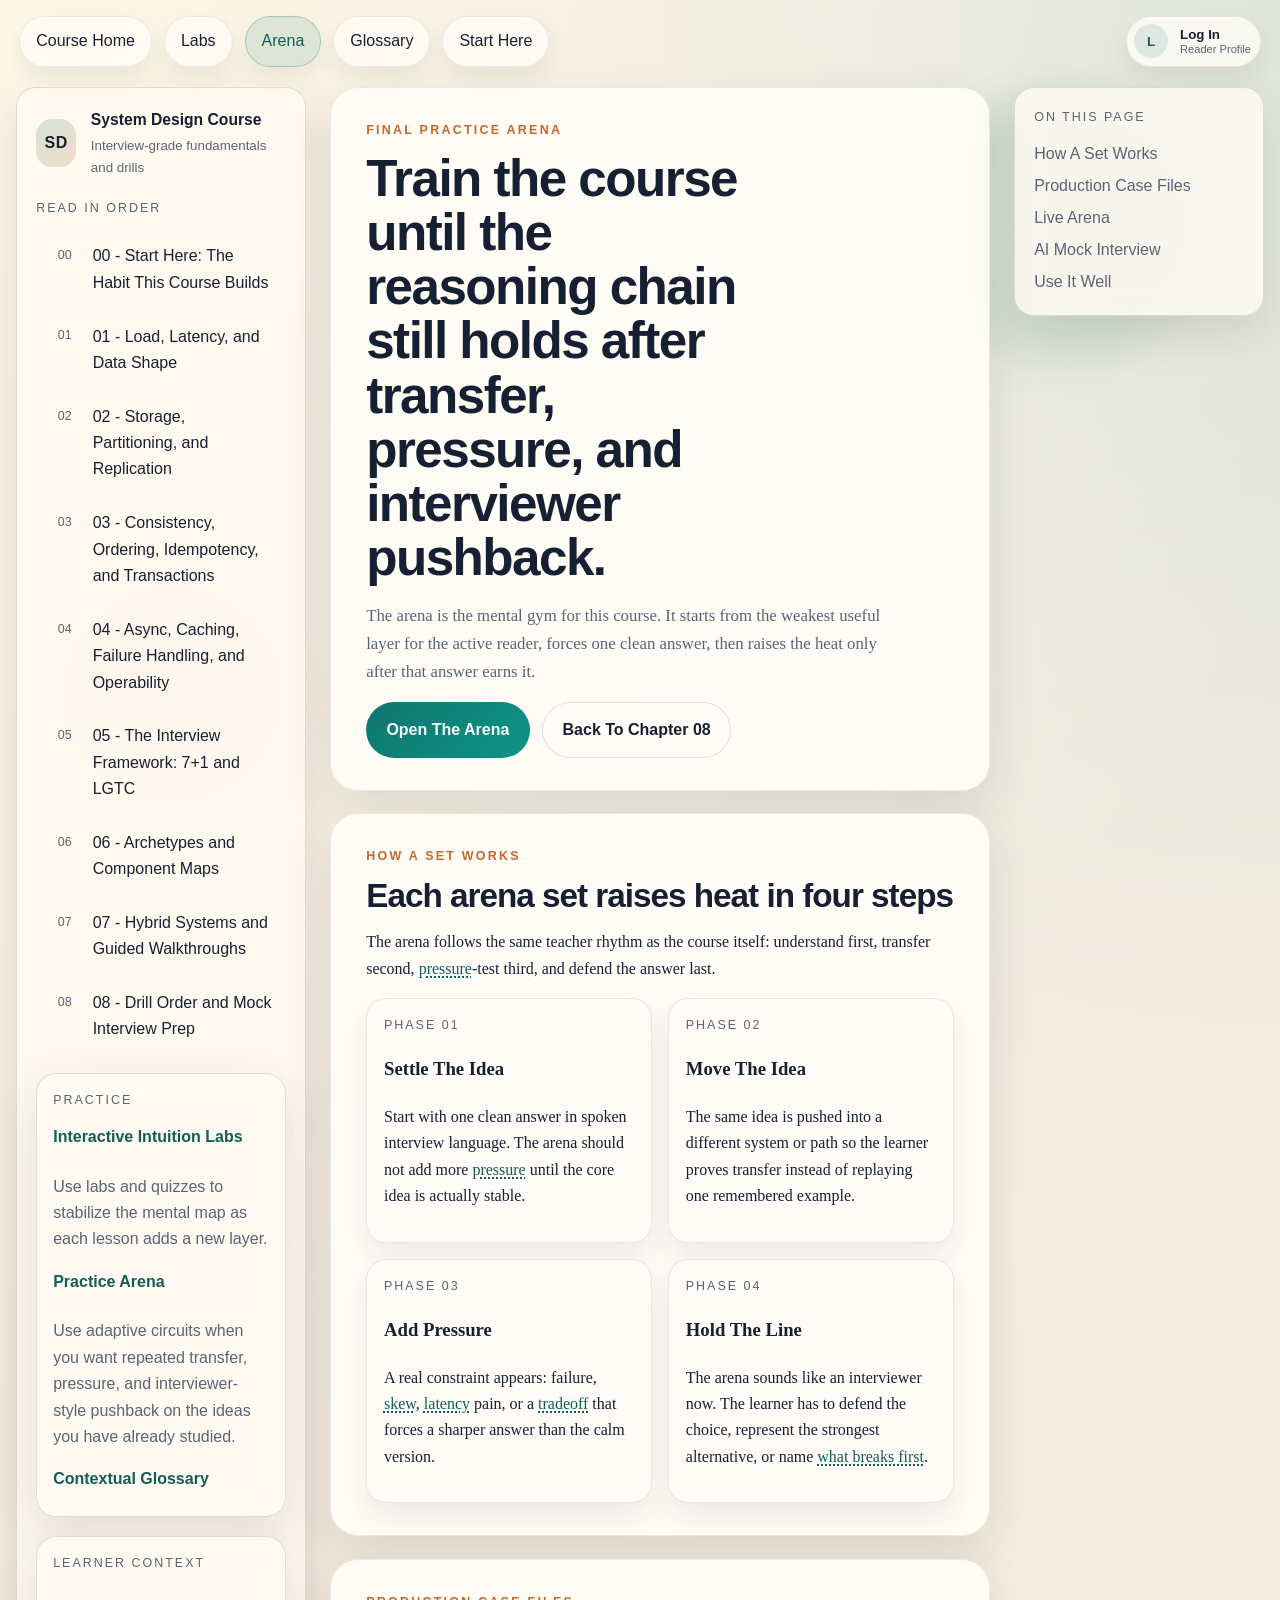
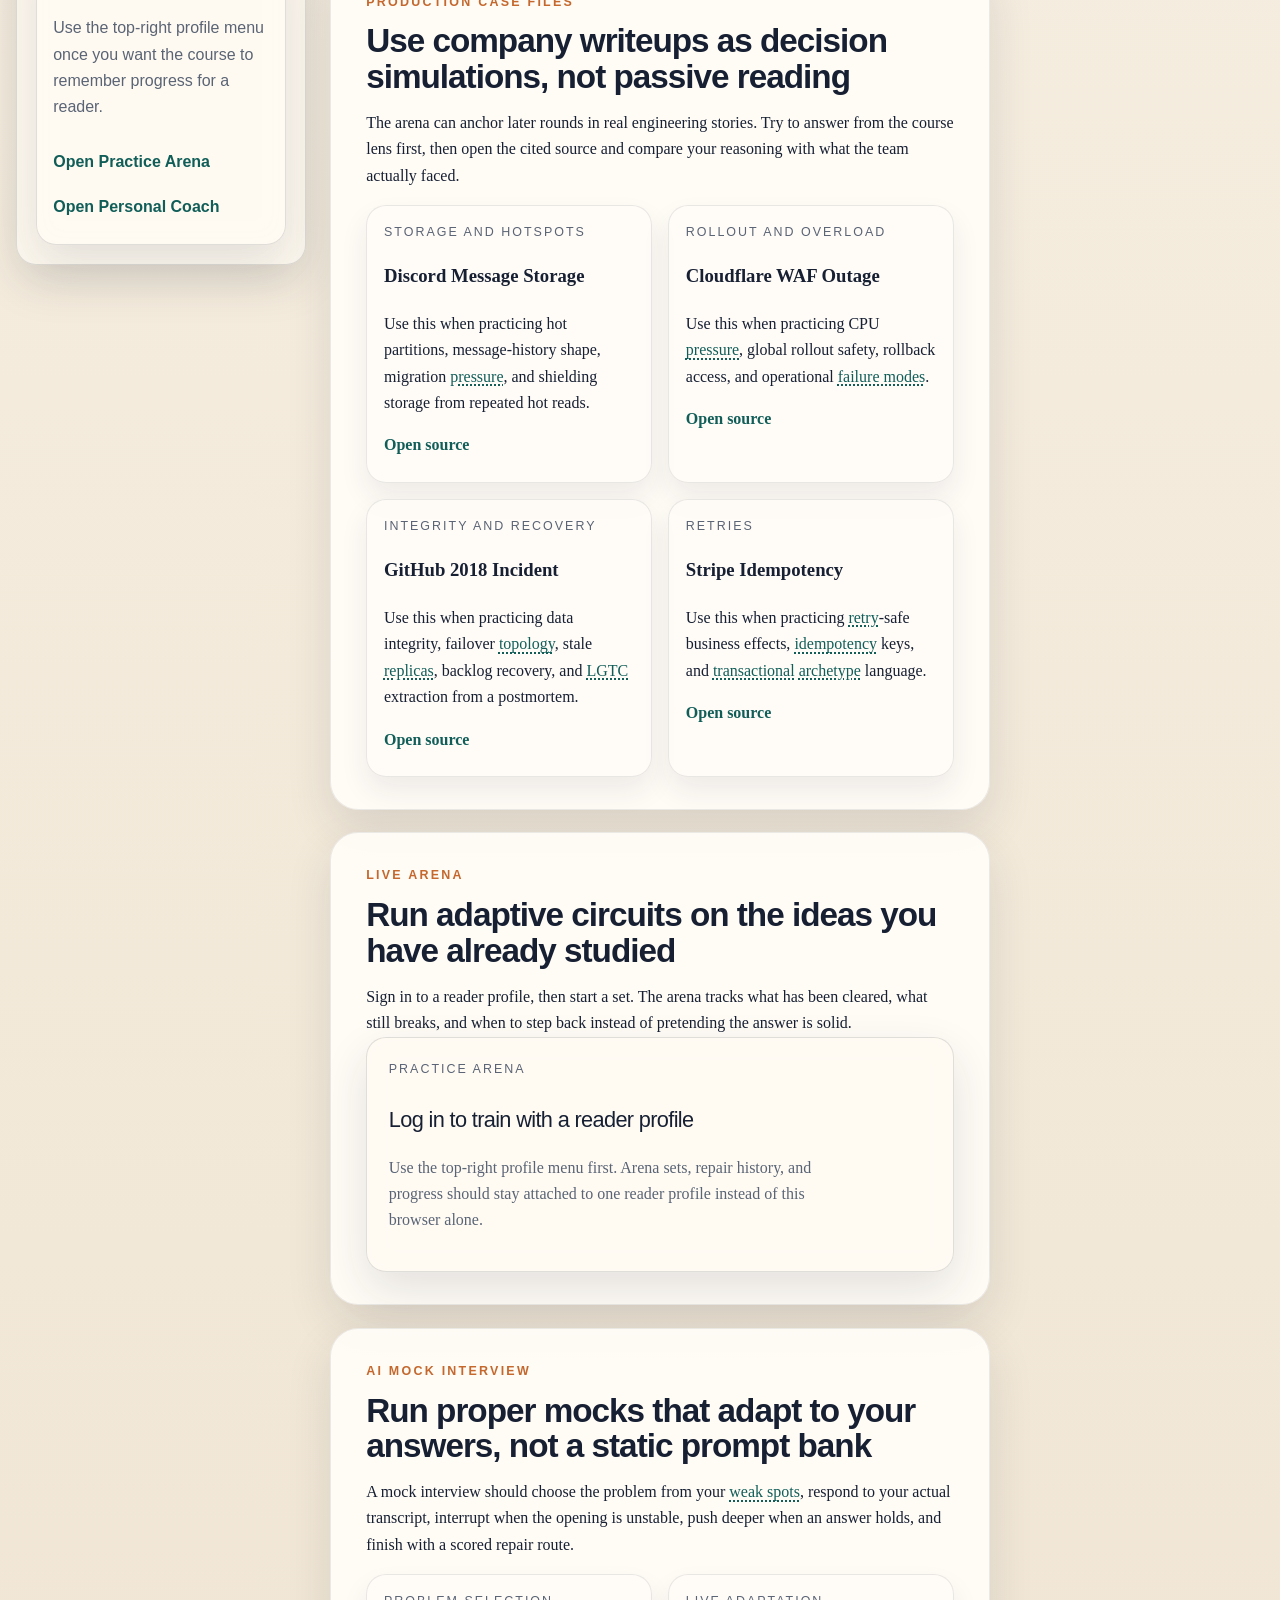
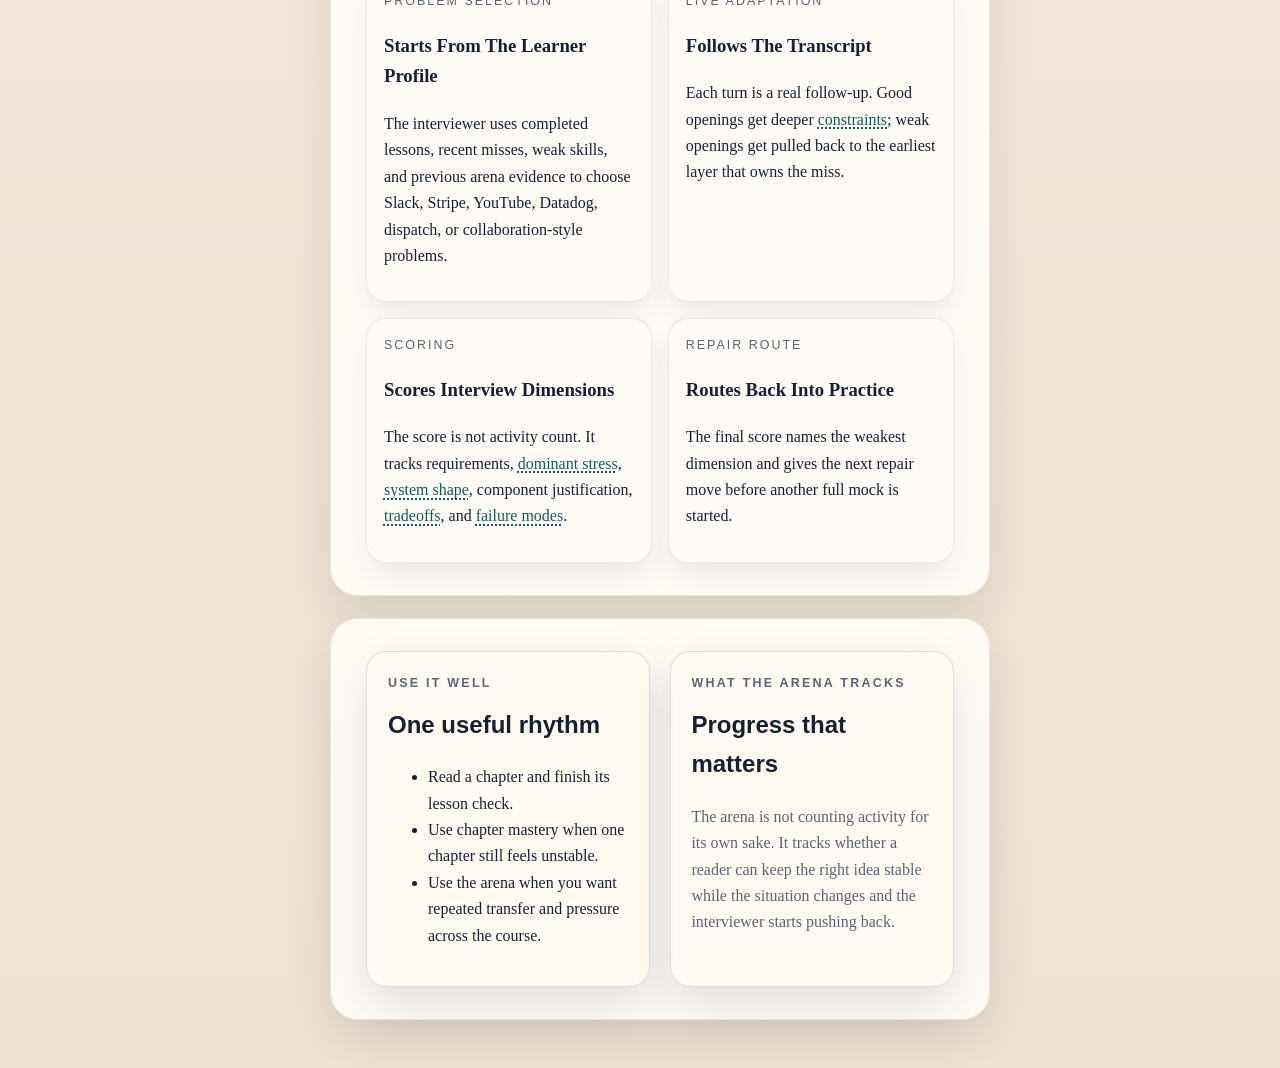
<file: site/arena.html>
<!DOCTYPE html>
<html lang="en">
  <head>
    <meta charset="UTF-8" />
    <meta name="viewport" content="width=device-width, initial-scale=1.0" />
    <title>Practice Arena | System Design Course</title>
    <meta
      name="description"
      content="A structured system design course with hyperlinks, lesson navigation, and interactive labs."
    />
    <link rel="icon" href="assets/favicon.svg" type="image/svg+xml" />
    <link rel="stylesheet" href="assets/style.css" />
  </head>
  <body class="arena-body">
    <div class="ambient ambient-one"></div>
    <div class="ambient ambient-two"></div>

    <header class="topbar">
      <nav class="topbar-nav" aria-label="Primary">
        <a class="topbar-link" href="index.html">Course Home</a>
        <a class="topbar-link" href="labs.html">Labs</a>
        <a class="topbar-link is-current" href="arena.html">Arena</a>
        <a class="topbar-link" href="glossary.html">Glossary</a>
        <a class="topbar-link" href="00-study-method.html">Start Here</a>
      </nav>
      <div class="topbar-utility" data-topbar-personalization></div>
    </header>

    <div class="page-shell">

    <aside class="sidebar">
      <a class="brand" href="index.html">
        <span class="brand-mark">SD</span>
        <span class="brand-copy">
          <strong>System Design Course</strong>
          <small>Interview-grade fundamentals and drills</small>
        </span>
      </a>
      <nav class="sidebar-nav" aria-label="Course lessons">
        <p class="sidebar-label">Read In Order</p>
        <ol><li><a href="00-study-method.html"><span class="lesson-index">00</span><span>00 - Start Here: The Habit This Course Builds</span></a></li><li><a href="01-load-latency-and-data-shape.html"><span class="lesson-index">01</span><span>01 - Load, Latency, and Data Shape</span></a></li><li><a href="02-storage-partitioning-and-replication.html"><span class="lesson-index">02</span><span>02 - Storage, Partitioning, and Replication</span></a></li><li><a href="03-consistency-ordering-idempotency-and-transactions.html"><span class="lesson-index">03</span><span>03 - Consistency, Ordering, Idempotency, and Transactions</span></a></li><li><a href="04-async-caching-failure-handling-and-operability.html"><span class="lesson-index">04</span><span>04 - Async, Caching, Failure Handling, and Operability</span></a></li><li><a href="05-the-interview-framework-7-plus-1-and-lgtc.html"><span class="lesson-index">05</span><span>05 - The Interview Framework: 7+1 and LGTC</span></a></li><li><a href="06-archetypes-and-component-maps.html"><span class="lesson-index">06</span><span>06 - Archetypes and Component Maps</span></a></li><li><a href="07-hybrid-systems-and-guided-walkthroughs.html"><span class="lesson-index">07</span><span>07 - Hybrid Systems and Guided Walkthroughs</span></a></li><li><a href="08-drill-order-and-mock-interview-prep.html"><span class="lesson-index">08</span><span>08 - Drill Order and Mock Interview Prep</span></a></li></ol>
      </nav>
      <div class="sidebar-card">
        <p class="sidebar-label">Practice</p>
        <a class="sidebar-link" href="labs.html">Interactive Intuition Labs</a>
        <p>Use labs and quizzes to stabilize the mental map as each lesson adds a new layer.</p>
        <a class="sidebar-link" href="arena.html">Practice Arena</a>
        <p>Use adaptive circuits when you want repeated transfer, pressure, and interviewer-style pushback on the ideas you have already studied.</p>
        <a class="sidebar-link" href="glossary.html">Contextual Glossary</a>
      </div>
      <div class="sidebar-card learner-sidebar-card" data-learner-sidebar>
        <p class="sidebar-label">Learner Context</p>
        <p>Use the top-right profile menu to sign in, save progress, and unlock coaching once you have started the course.</p>
        <a class="sidebar-link" href="index.html#personal-coach">Open Personal Coach</a>
      </div>
    </aside>

      <main class="main-content">

    <section class="hero hero-labs">
      <p class="eyebrow">Final Practice Arena</p>
      <h1>Train the course until the reasoning chain still holds after transfer, pressure, and interviewer pushback.</h1>
      <p class="hero-copy">
        The arena is the mental gym for this course. It starts from the weakest useful layer for the active reader,
        forces one clean answer, then raises the heat only after that answer earns it.
      </p>
      <div class="hero-actions">
        <a class="button button-primary" href="#arena-live">Open The Arena</a>
        <a class="button button-secondary" href="08-drill-order-and-mock-interview-prep.html">Back To Chapter 08</a>
      </div>
    </section>

    <section class="section-block" id="arena-sets">
      <div class="section-heading">
        <p class="eyebrow">How A Set Works</p>
        <h2>Each arena set raises heat in four steps</h2>
        <p>The arena follows the same teacher rhythm as the course itself: understand first, transfer second, <a class="term-link" href="glossary.html#pressure" title="The force that makes a system difficult to design.">pressure</a>-test third, and defend the answer last.</p>
      </div>
      <div class="chapter-frame-grid">

              <article class="frame-card">
                <p class="panel-label">Phase 01</p>
                <h3>Settle The Idea</h3>
                <p>Start with one clean answer in spoken interview language. The arena should not add more <a class="term-link" href="glossary.html#pressure" title="The force that makes a system difficult to design.">pressure</a> until the core idea is actually stable.</p>
              </article>

              <article class="frame-card">
                <p class="panel-label">Phase 02</p>
                <h3>Move The Idea</h3>
                <p>The same idea is pushed into a different system or path so the learner proves transfer instead of replaying one remembered example.</p>
              </article>

              <article class="frame-card">
                <p class="panel-label">Phase 03</p>
                <h3>Add Pressure</h3>
                <p>A real constraint appears: failure, <a class="term-link" href="glossary.html#skew" title="Uneven distribution of work or data across keys, times, or machines.">skew</a>, <a class="term-link" href="glossary.html#latency" title="How long a request, read, or write takes before a result is seen.">latency</a> pain, or a <a class="term-link" href="glossary.html#tradeoff" title="A choice that improves one dimension by paying in another.">tradeoff</a> that forces a sharper answer than the calm version.</p>
              </article>

              <article class="frame-card">
                <p class="panel-label">Phase 04</p>
                <h3>Hold The Line</h3>
                <p>The arena sounds like an interviewer now. The learner has to defend the choice, represent the strongest alternative, or name <a class="term-link" href="glossary.html#failure-mode" title="The specific way a system is most likely to break first.">what breaks first</a>.</p>
              </article>

      </div>
    </section>

    <section class="section-block" id="arena-case-files">
      <div class="section-heading">
        <p class="eyebrow">Production Case Files</p>
        <h2>Use company writeups as decision simulations, not passive reading</h2>
        <p>The arena can anchor later rounds in real engineering stories. Try to answer from the course lens first, then open the cited source and compare your reasoning with what the team actually faced.</p>
      </div>
      <div class="chapter-frame-grid">
        <article class="frame-card">
          <p class="panel-label">Storage And Hotspots</p>
          <h3>Discord Message Storage</h3>
          <p>Use this when practicing hot partitions, message-history shape, migration <a class="term-link" href="glossary.html#pressure" title="The force that makes a system difficult to design.">pressure</a>, and shielding storage from repeated hot reads.</p>
          <a class="sidebar-link" href="https://discord.com/blog/how-discord-stores-trillions-of-messages">Open source</a>
        </article>
        <article class="frame-card">
          <p class="panel-label">Rollout And Overload</p>
          <h3>Cloudflare WAF Outage</h3>
          <p>Use this when practicing CPU <a class="term-link" href="glossary.html#pressure" title="The force that makes a system difficult to design.">pressure</a>, global rollout safety, rollback access, and operational <a class="term-link" href="glossary.html#failure-mode" title="The specific way a system is most likely to break first.">failure modes</a>.</p>
          <a class="sidebar-link" href="https://blog.cloudflare.com/details-of-the-cloudflare-outage-on-july-2-2019/">Open source</a>
        </article>
        <article class="frame-card">
          <p class="panel-label">Integrity And Recovery</p>
          <h3>GitHub 2018 Incident</h3>
          <p>Use this when practicing data integrity, failover <a class="term-link" href="glossary.html#topology" title="How data and work move through space and time in the system.">topology</a>, stale <a class="term-link" href="glossary.html#replication" title="Keeping multiple copies of data or service state.">replicas</a>, backlog recovery, and <a class="term-link" href="glossary.html#lgtc" title="The course&#39;s four-bucket summary: Load, Guarantees, Topology, Constraints.">LGTC</a> extraction from a postmortem.</p>
          <a class="sidebar-link" href="https://github.blog/news-insights/company-news/oct21-post-incident-analysis/">Open source</a>
        </article>
        <article class="frame-card">
          <p class="panel-label">Retries</p>
          <h3>Stripe Idempotency</h3>
          <p>Use this when practicing <a class="term-link" href="glossary.html#retry" title="Trying an operation again after a timeout or transient failure.">retry</a>-safe business effects, <a class="term-link" href="glossary.html#idempotency" title="Repeating the same request should not create a different final effect.">idempotency</a> keys, and <a class="term-link" href="glossary.html#transaction" title="A set of changes that should succeed or fail as one unit.">transactional</a> <a class="term-link" href="glossary.html#archetype" title="A recurring family of system problems with familiar dominant stresses and components.">archetype</a> language.</p>
          <a class="sidebar-link" href="https://docs.stripe.com/api/idempotent_requests">Open source</a>
        </article>
      </div>
    </section>

    <section class="section-block" id="arena-live">
      <div class="section-heading">
        <p class="eyebrow">Live Arena</p>
        <h2>Run adaptive circuits on the ideas you have already studied</h2>
        <p>Sign in to a reader profile, then start a set. The arena tracks what has been cleared, what still breaks, and when to step back instead of pretending the answer is solid.</p>
      </div>
      <div data-practice-arena></div>
    </section>

    <section class="section-block" id="ai-mock-interview">
      <div class="section-heading">
        <p class="eyebrow">AI Mock Interview</p>
        <h2>Run proper mocks that adapt to your answers, not a static prompt bank</h2>
        <p>A mock interview should choose the problem from your <a class="term-link" href="glossary.html#weak-spot" title="A concept you still cannot explain cleanly under pressure.">weak spots</a>, respond to your actual transcript, interrupt when the opening is unstable, push deeper when an answer holds, and finish with a scored repair route.</p>
      </div>
      <div class="chapter-frame-grid">
        <article class="frame-card">
          <p class="panel-label">Problem Selection</p>
          <h3>Starts From The Learner Profile</h3>
          <p>The interviewer uses completed lessons, recent misses, weak skills, and previous arena evidence to choose Slack, Stripe, YouTube, Datadog, dispatch, or collaboration-style problems.</p>
        </article>
        <article class="frame-card">
          <p class="panel-label">Live Adaptation</p>
          <h3>Follows The Transcript</h3>
          <p>Each turn is a real follow-up. Good openings get deeper <a class="term-link" href="glossary.html#constraints" title="The non-negotiable real-world limits that shape the design.">constraints</a>; weak openings get pulled back to the earliest layer that owns the miss.</p>
        </article>
        <article class="frame-card">
          <p class="panel-label">Scoring</p>
          <h3>Scores Interview Dimensions</h3>
          <p>The score is not activity count. It tracks requirements, <a class="term-link" href="glossary.html#dominant-stress" title="The pressure that matters most for the first major design decisions.">dominant stress</a>, <a class="term-link" href="glossary.html#archetype" title="A recurring family of system problems with familiar dominant stresses and components.">system shape</a>, component justification, <a class="term-link" href="glossary.html#tradeoff" title="A choice that improves one dimension by paying in another.">tradeoffs</a>, and <a class="term-link" href="glossary.html#failure-mode" title="The specific way a system is most likely to break first.">failure modes</a>.</p>
        </article>
        <article class="frame-card">
          <p class="panel-label">Repair Route</p>
          <h3>Routes Back Into Practice</h3>
          <p>The final score names the weakest dimension and gives the next repair move before another full mock is started.</p>
        </article>
      </div>
      <div data-mock-interview></div>
    </section>

    <section class="section-block two-up" id="arena-rhythm">
      <div class="feature-card">
        <p class="eyebrow">Use It Well</p>
        <h2>One useful rhythm</h2>
        <ul>
          <li>Read a chapter and finish its lesson check.</li>
          <li>Use chapter mastery when one chapter still feels unstable.</li>
          <li>Use the arena when you want repeated transfer and pressure across the course.</li>
        </ul>
      </div>
      <div class="feature-card">
        <p class="eyebrow">What The Arena Tracks</p>
        <h2>Progress that matters</h2>
        <p>The arena is not counting activity for its own sake. It tracks whether a reader can keep the right idea stable while the situation changes and the interviewer starts pushing back.</p>
      </div>
    </section>

      </main>

    <aside class="toc">
      <p class="toc-label">On This Page</p>
      <ul>
        <li class="level-2"><a href="#arena-sets">How A Set Works</a></li><li class="level-2"><a href="#arena-case-files">Production Case Files</a></li><li class="level-2"><a href="#arena-live">Live Arena</a></li><li class="level-2"><a href="#ai-mock-interview">AI Mock Interview</a></li><li class="level-2"><a href="#arena-rhythm">Use It Well</a></li>
      </ul>
    </aside>

    </div>
    <script src="assets/app.js"></script>
  </body>
</html>
</file>
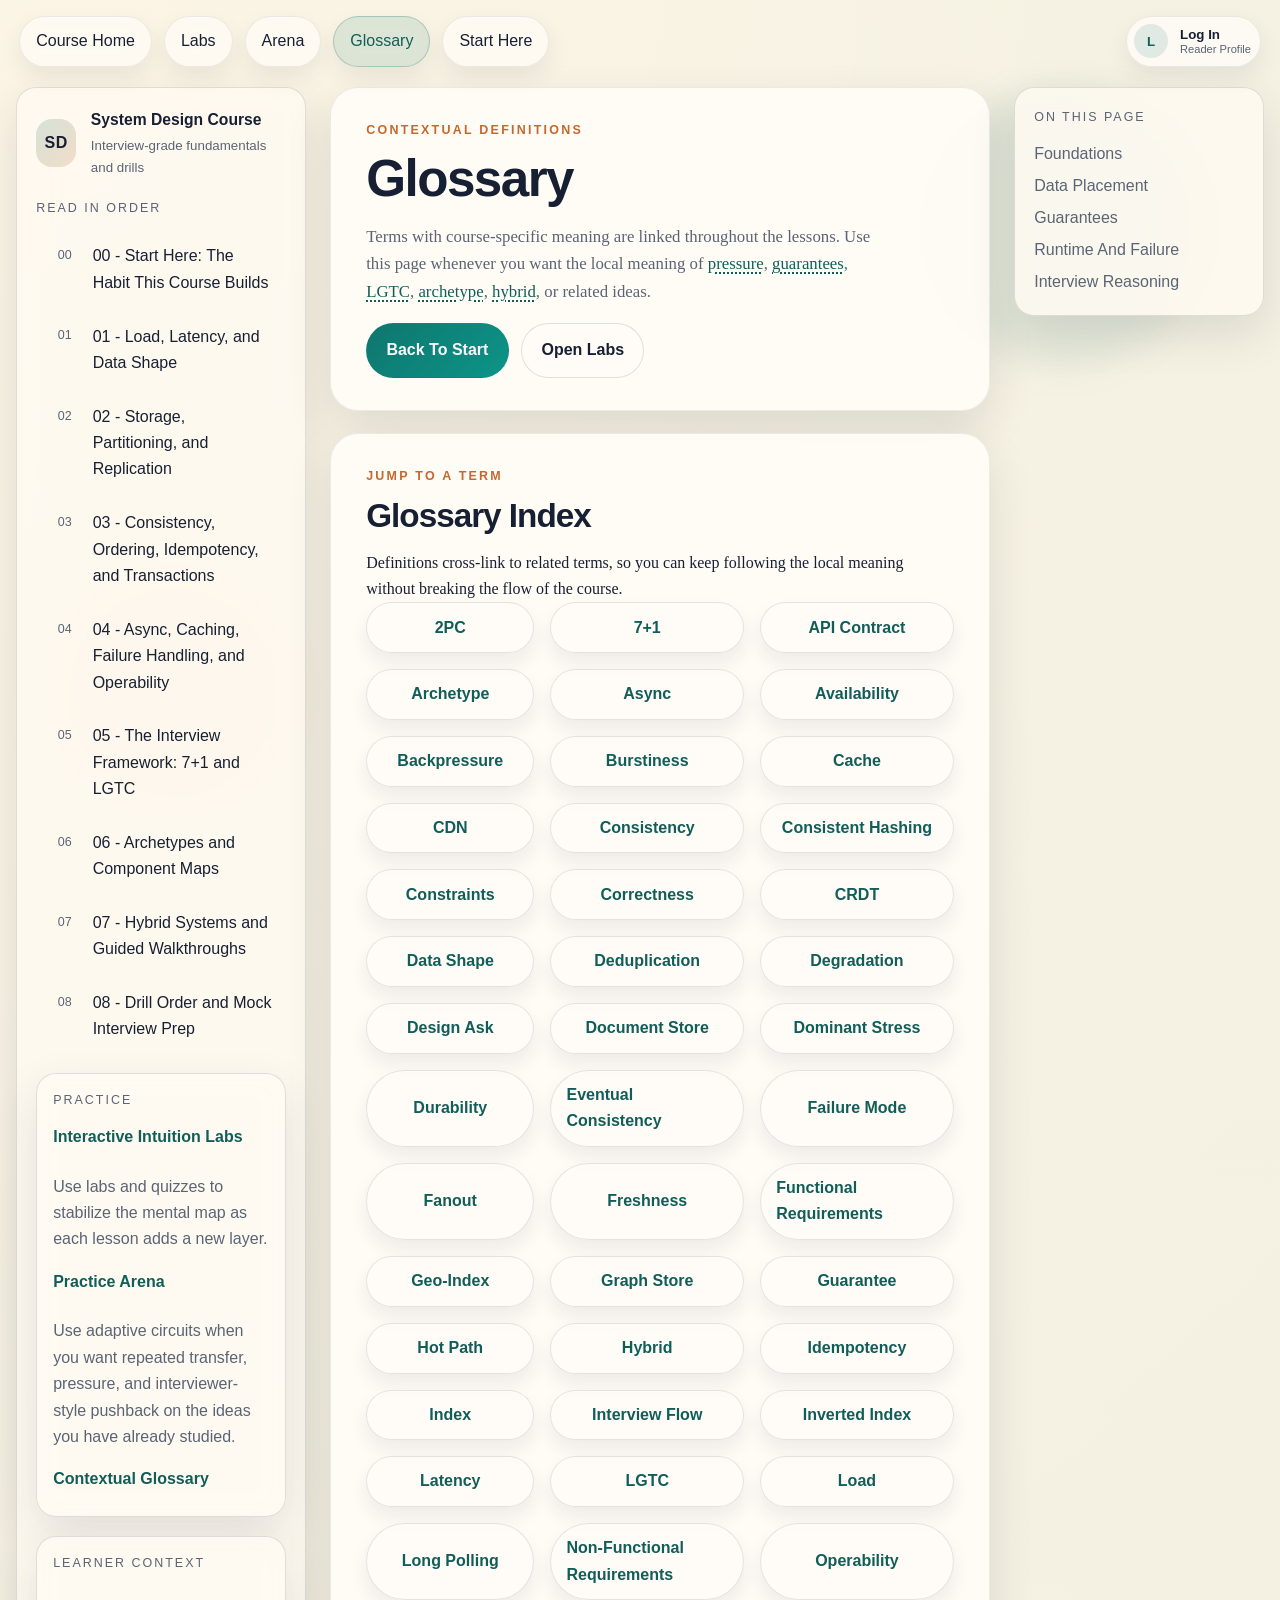
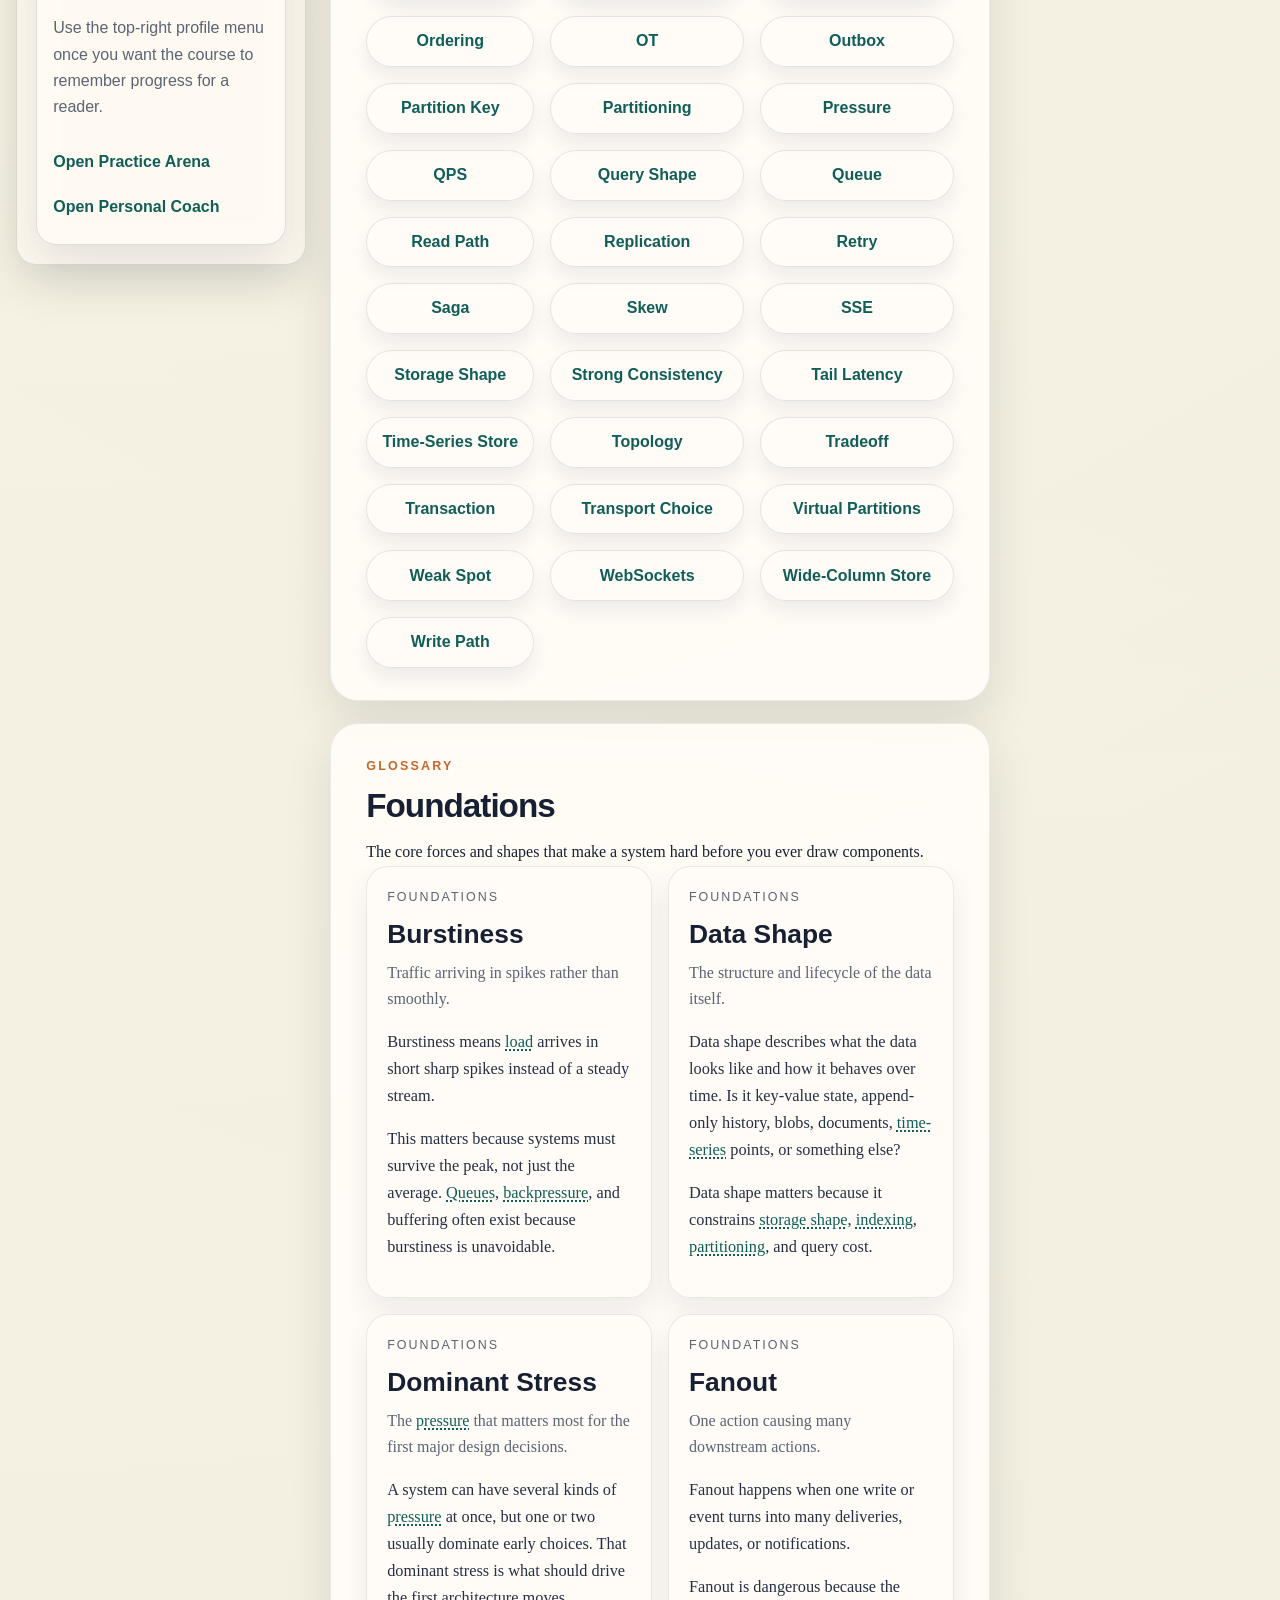
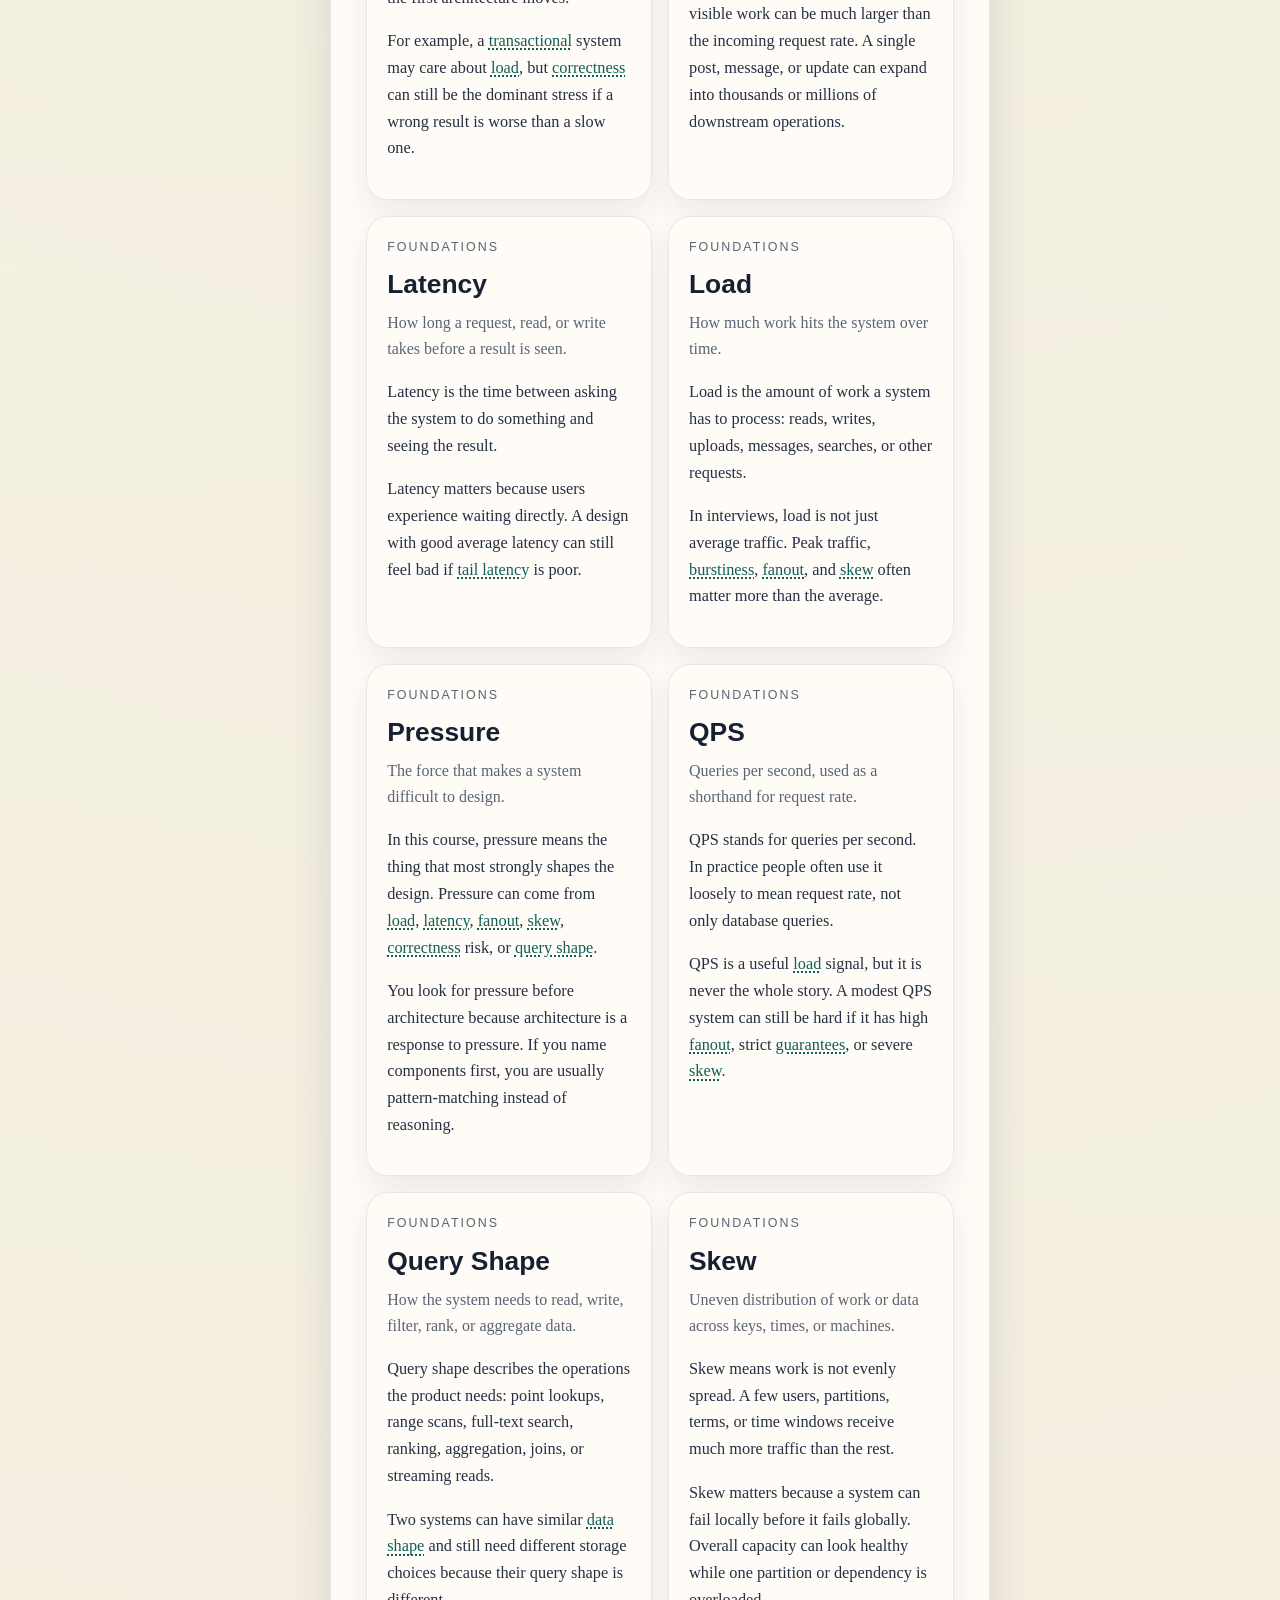
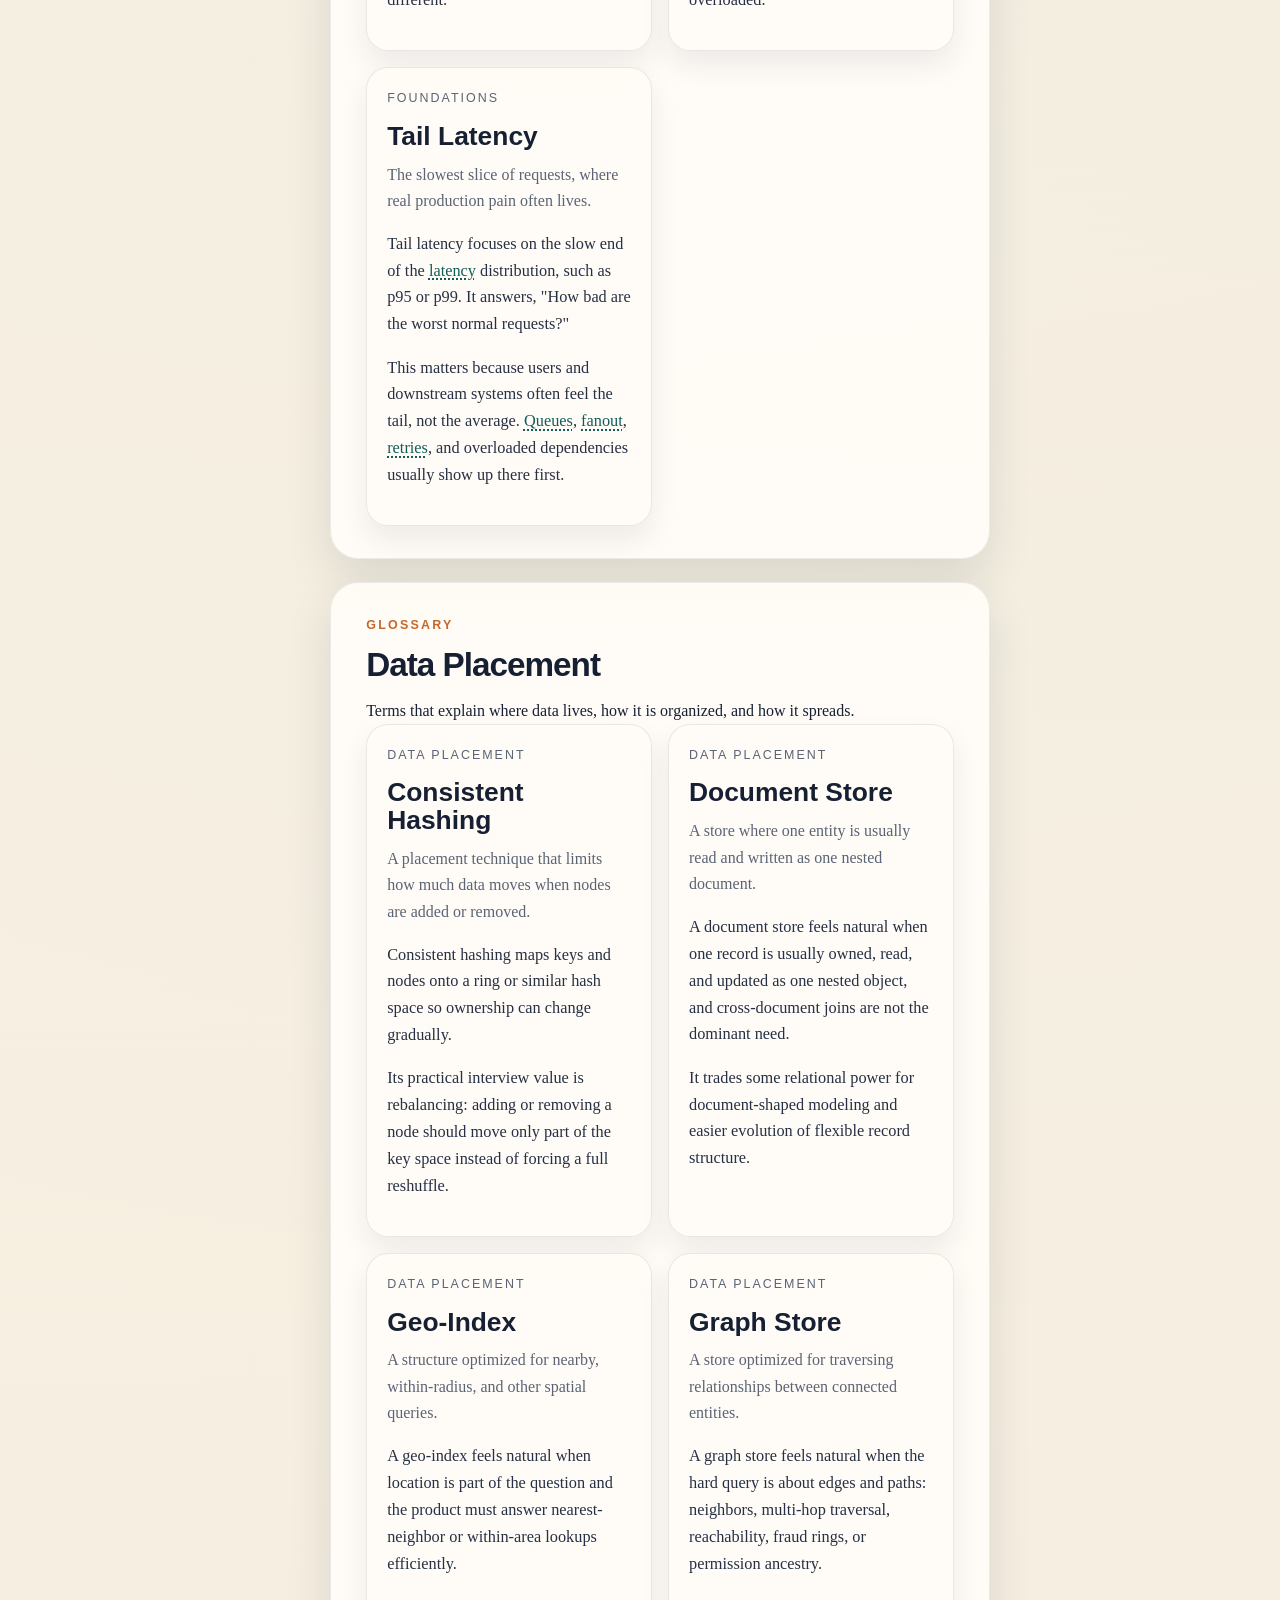
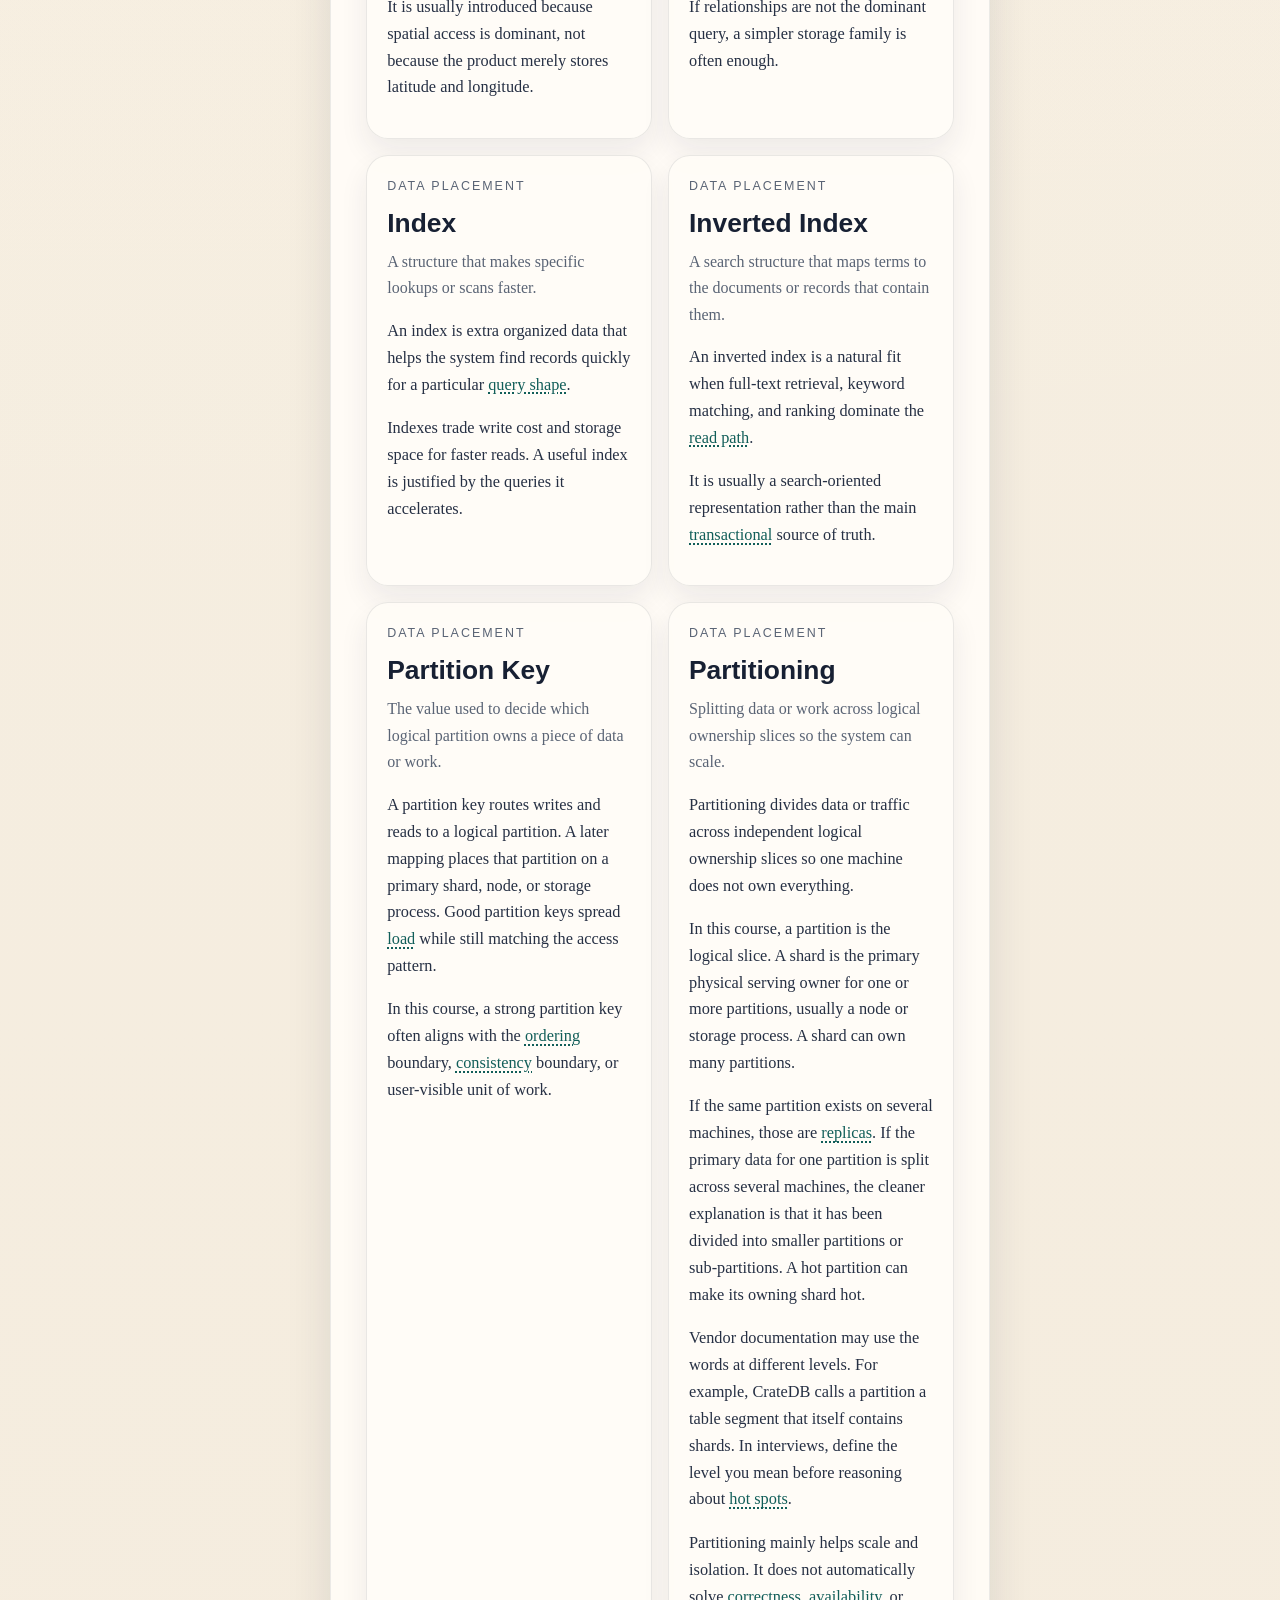
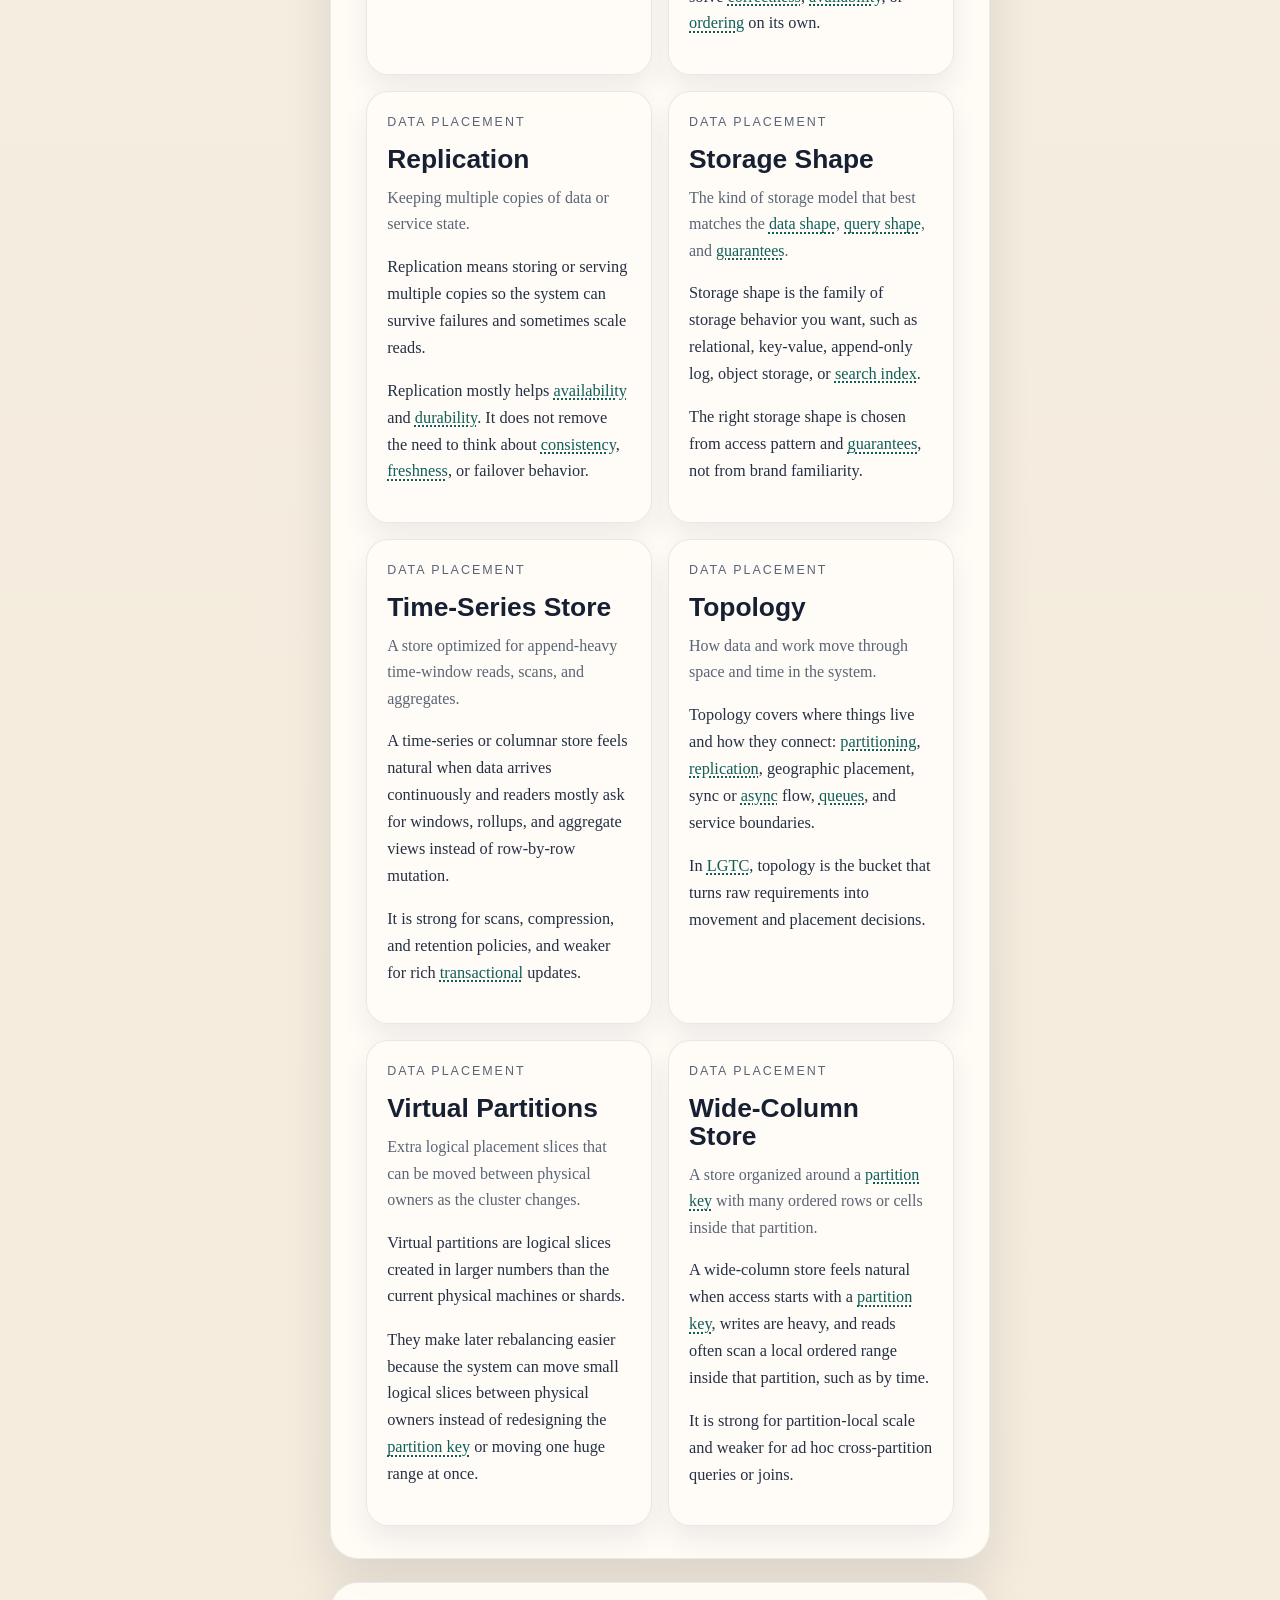
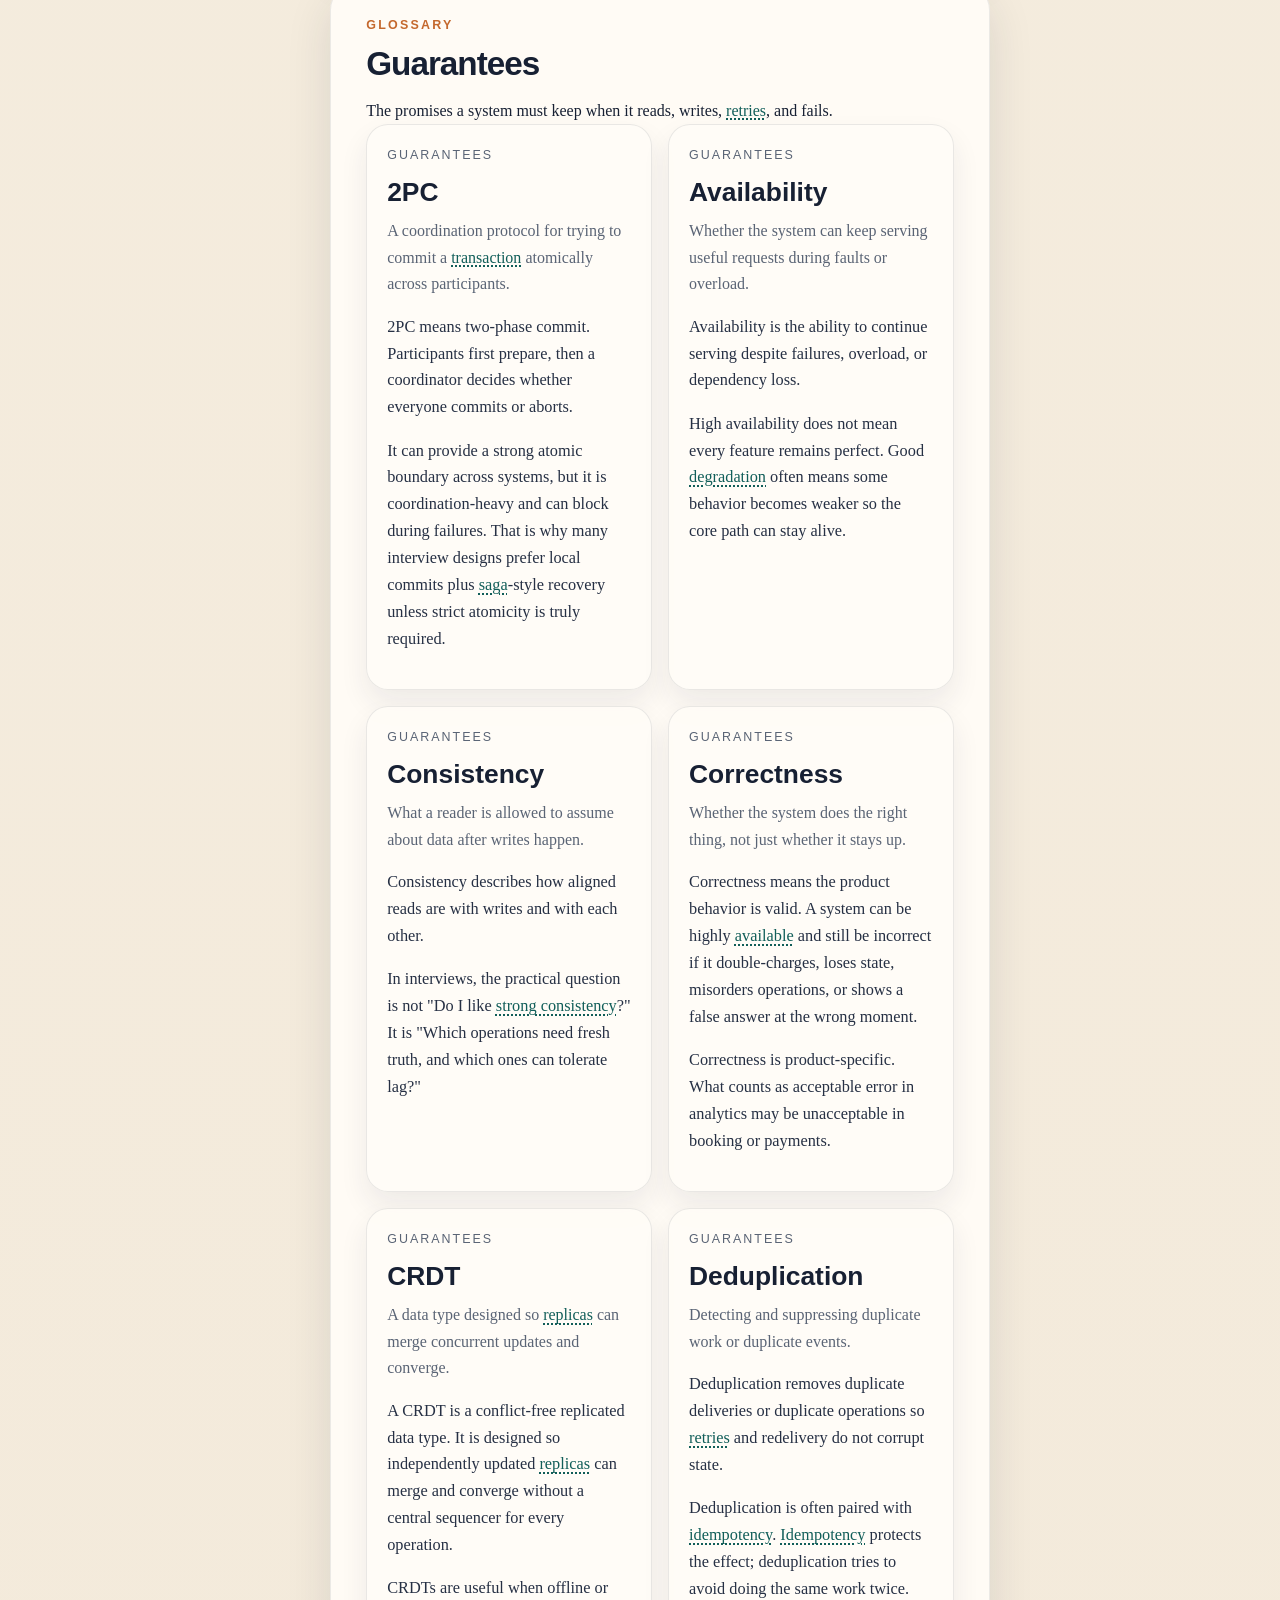
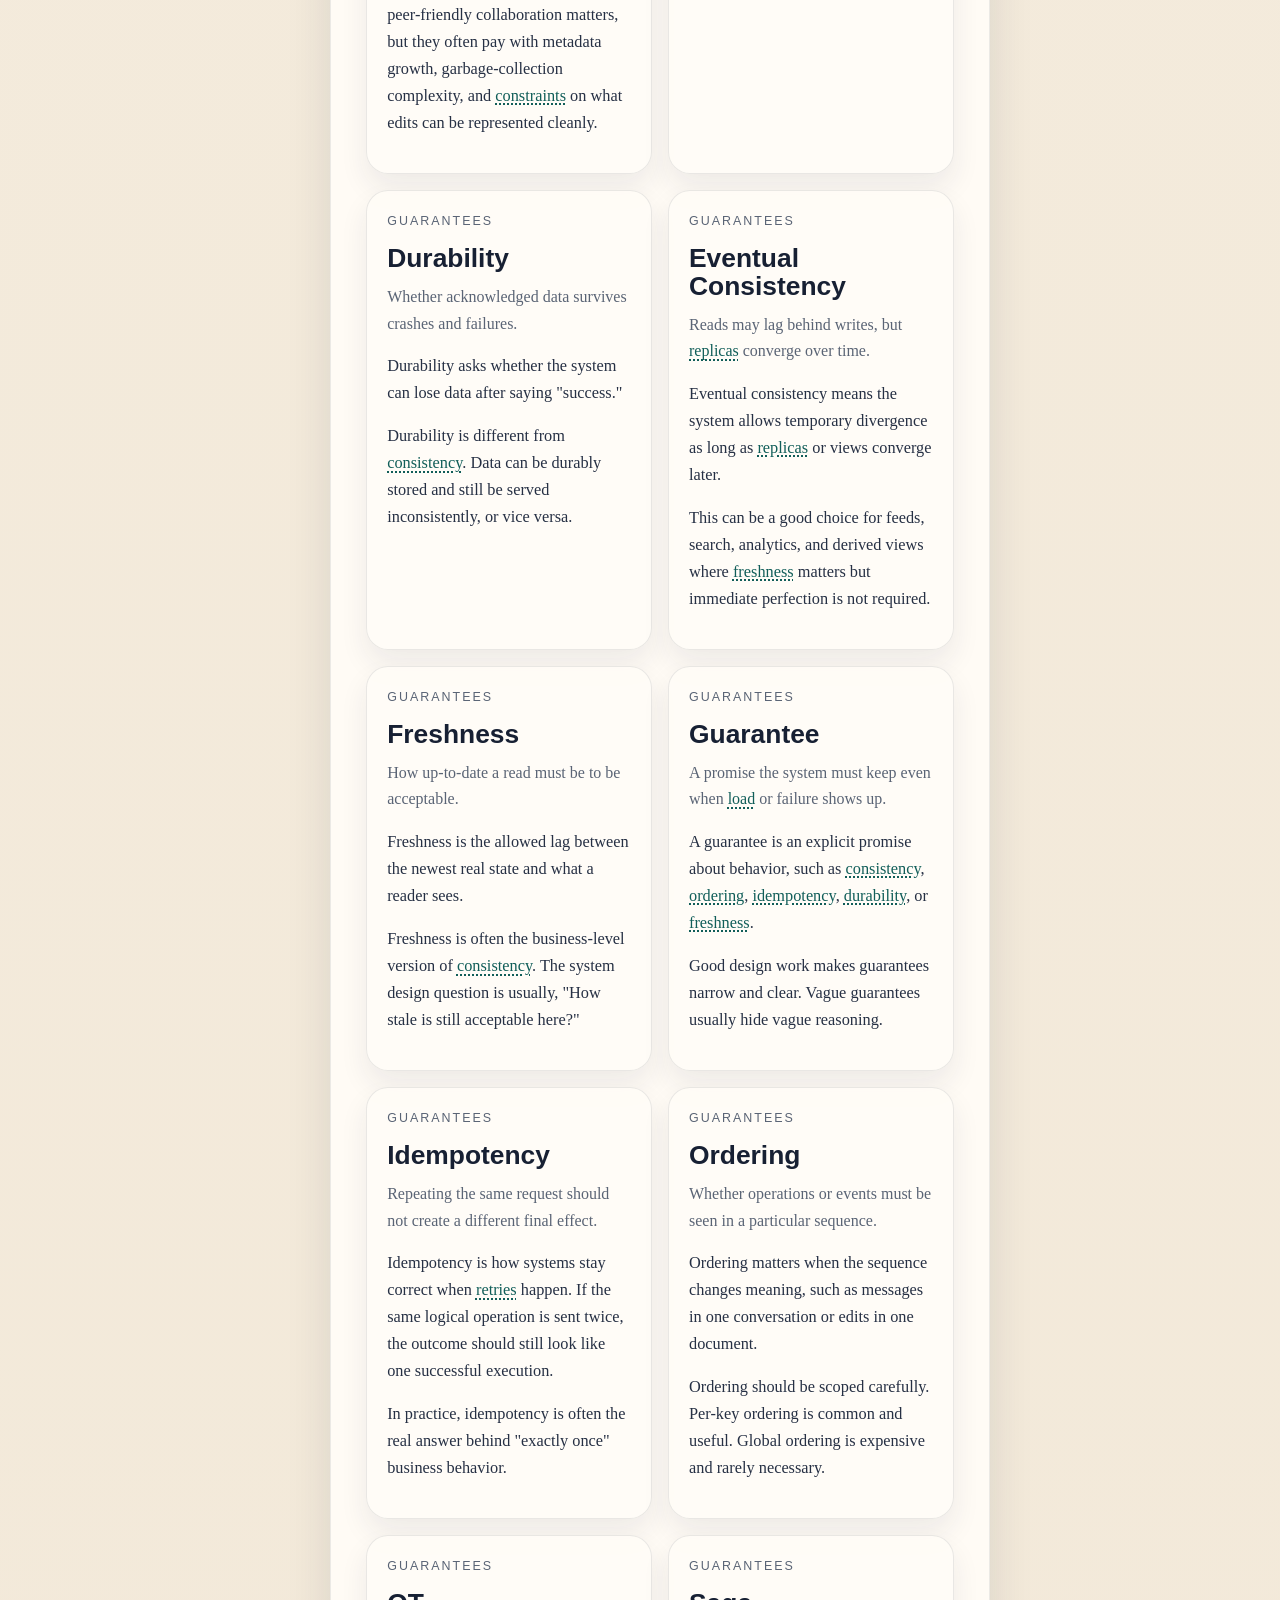
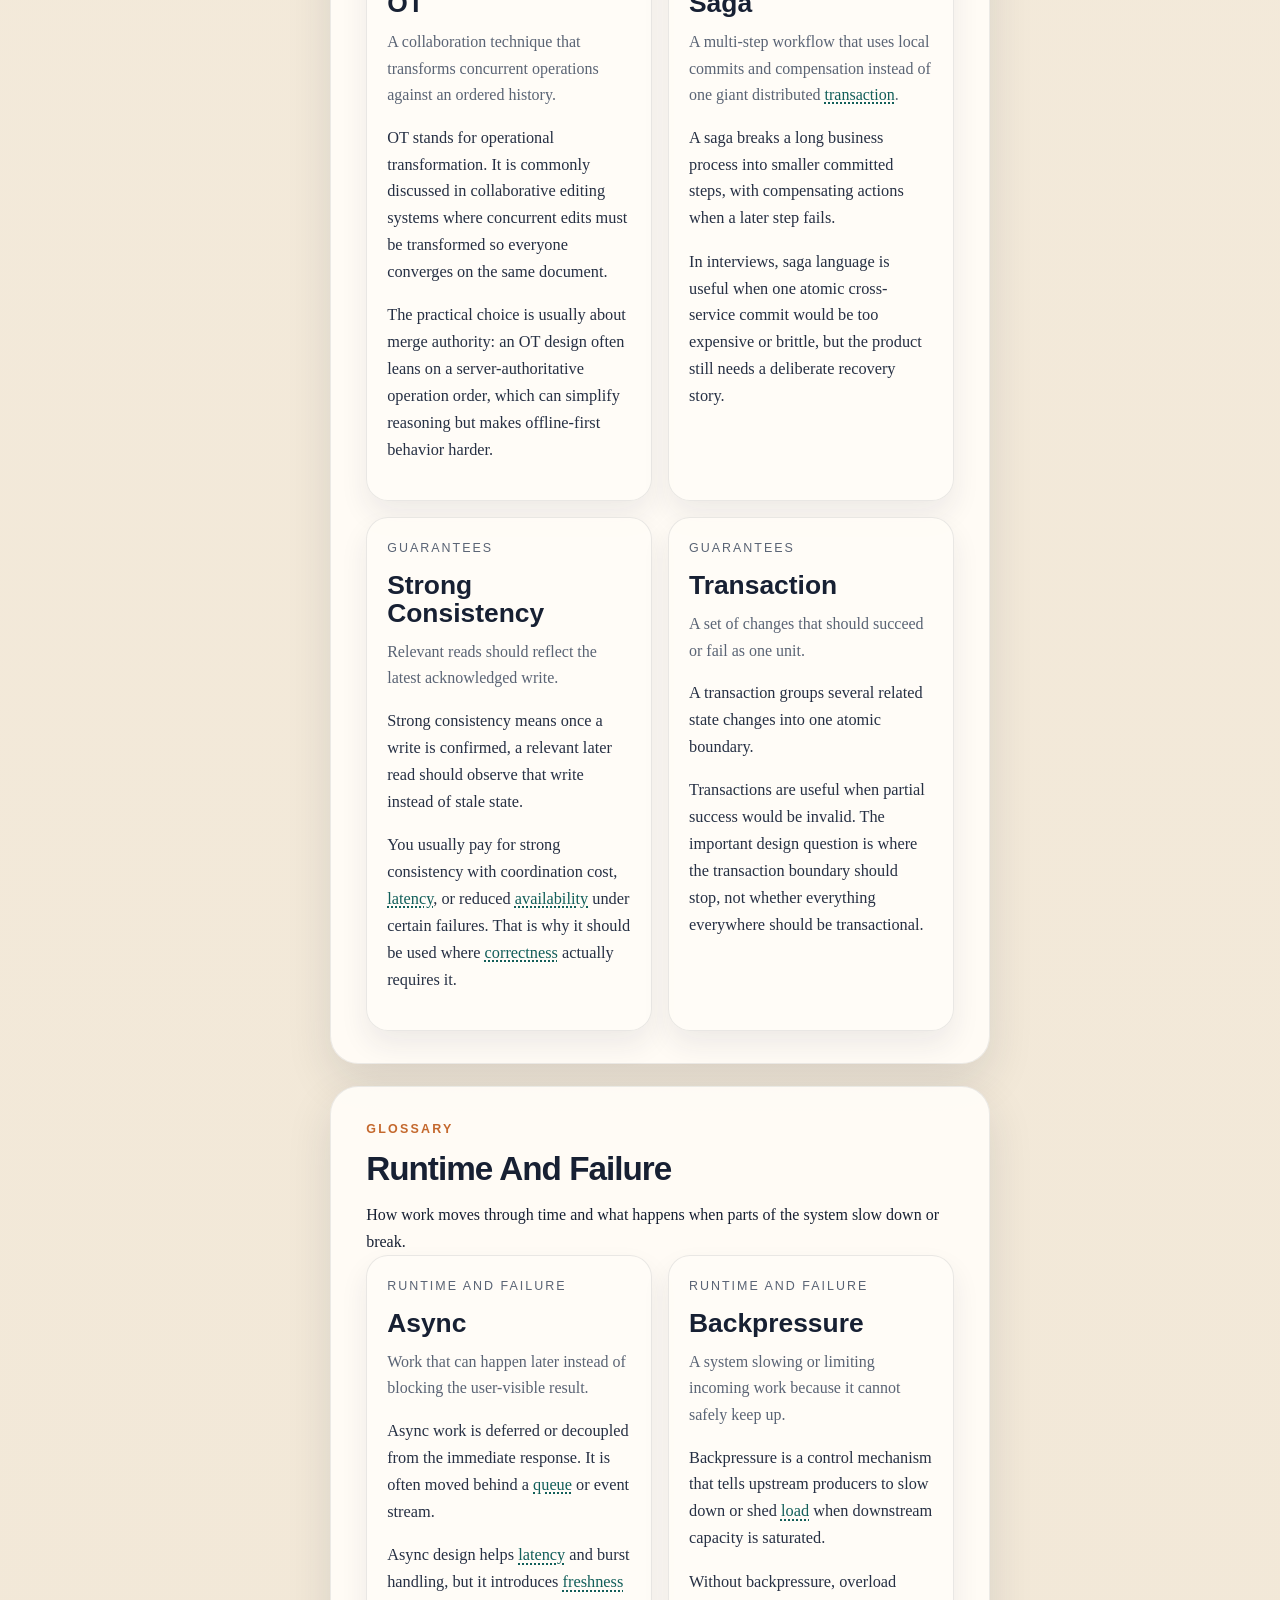
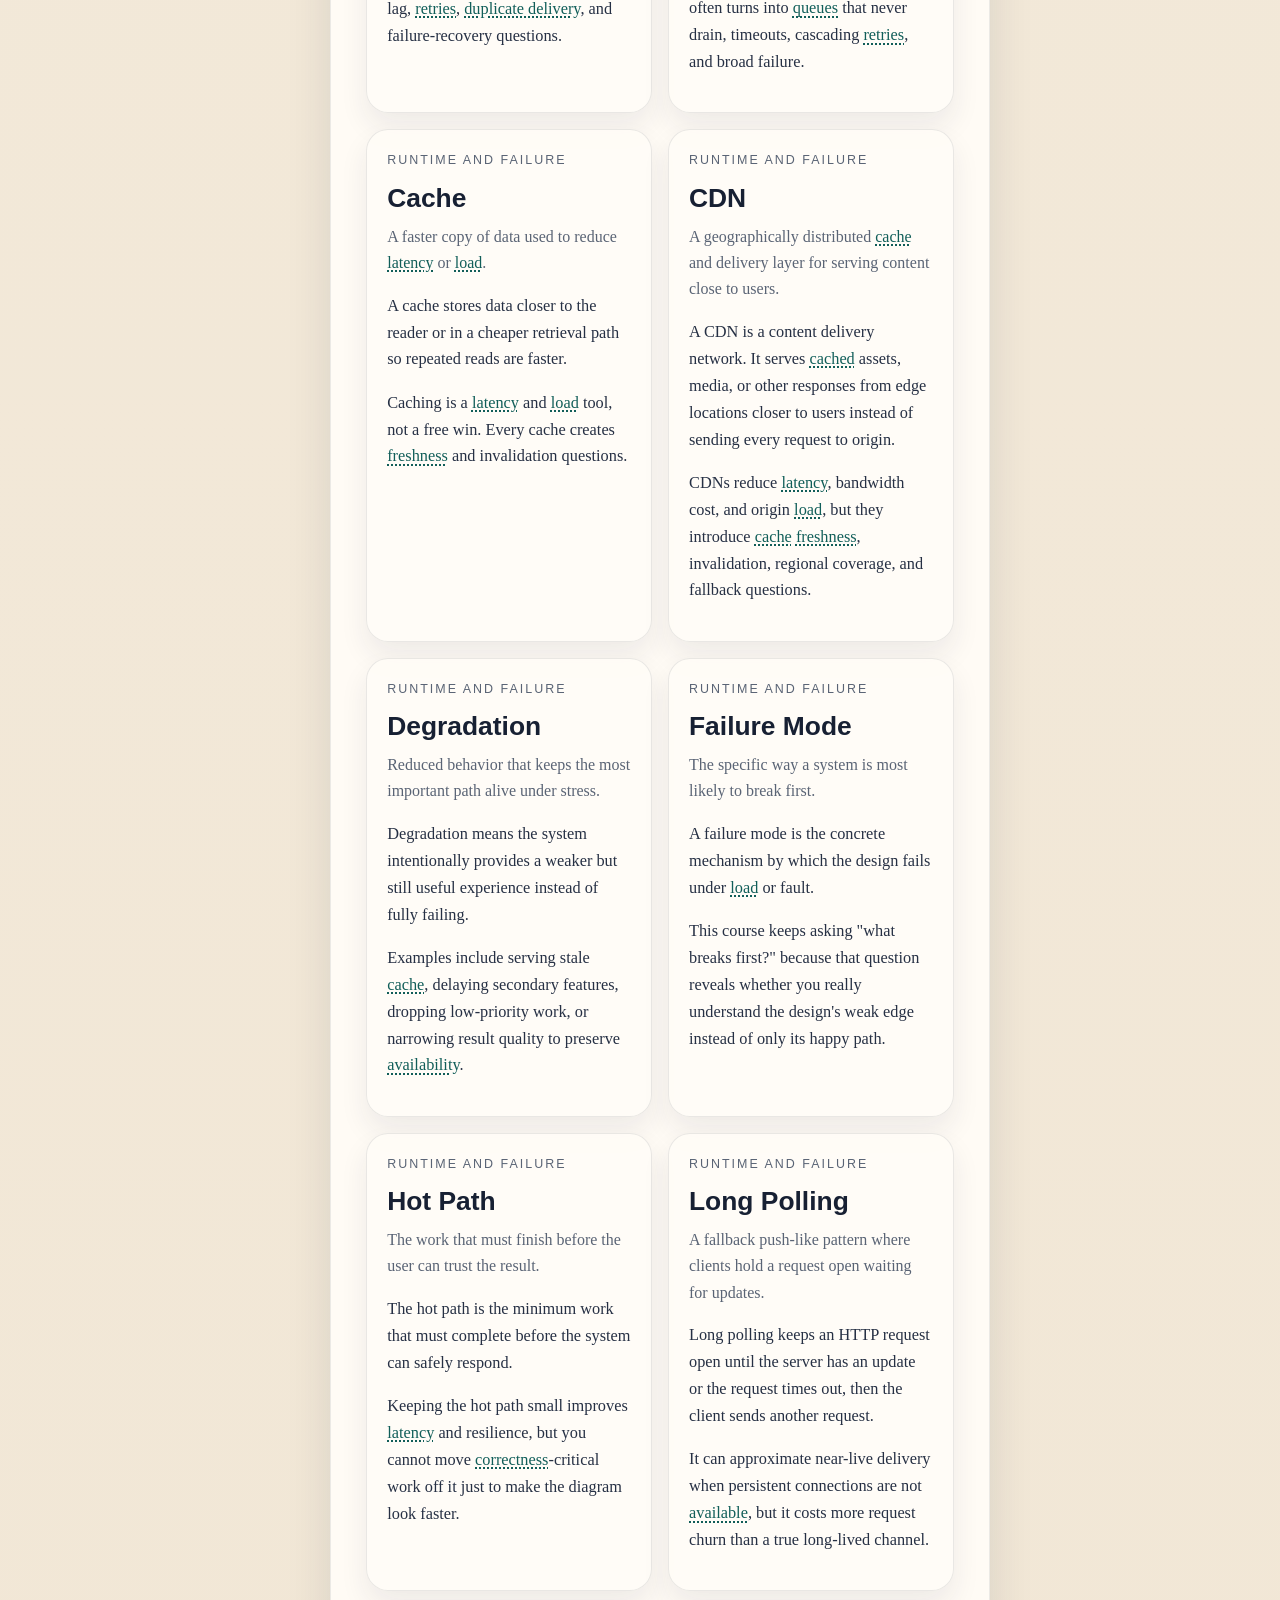
<file: site/glossary.html>
<!DOCTYPE html>
<html lang="en">
  <head>
    <meta charset="UTF-8" />
    <meta name="viewport" content="width=device-width, initial-scale=1.0" />
    <title>Glossary | System Design Course</title>
    <meta
      name="description"
      content="A structured system design course with hyperlinks, lesson navigation, and interactive labs."
    />
    <link rel="icon" href="assets/favicon.svg" type="image/svg+xml" />
    <link rel="stylesheet" href="assets/style.css" />
  </head>
  <body class="glossary-body">
    <div class="ambient ambient-one"></div>
    <div class="ambient ambient-two"></div>

    <header class="topbar">
      <nav class="topbar-nav" aria-label="Primary">
        <a class="topbar-link" href="index.html">Course Home</a>
        <a class="topbar-link" href="labs.html">Labs</a>
        <a class="topbar-link" href="arena.html">Arena</a>
        <a class="topbar-link is-current" href="glossary.html">Glossary</a>
        <a class="topbar-link" href="00-study-method.html">Start Here</a>
      </nav>
      <div class="topbar-utility" data-topbar-personalization></div>
    </header>

    <div class="page-shell">

    <aside class="sidebar">
      <a class="brand" href="index.html">
        <span class="brand-mark">SD</span>
        <span class="brand-copy">
          <strong>System Design Course</strong>
          <small>Interview-grade fundamentals and drills</small>
        </span>
      </a>
      <nav class="sidebar-nav" aria-label="Course lessons">
        <p class="sidebar-label">Read In Order</p>
        <ol><li><a href="00-study-method.html"><span class="lesson-index">00</span><span>00 - Start Here: The Habit This Course Builds</span></a></li><li><a href="01-load-latency-and-data-shape.html"><span class="lesson-index">01</span><span>01 - Load, Latency, and Data Shape</span></a></li><li><a href="02-storage-partitioning-and-replication.html"><span class="lesson-index">02</span><span>02 - Storage, Partitioning, and Replication</span></a></li><li><a href="03-consistency-ordering-idempotency-and-transactions.html"><span class="lesson-index">03</span><span>03 - Consistency, Ordering, Idempotency, and Transactions</span></a></li><li><a href="04-async-caching-failure-handling-and-operability.html"><span class="lesson-index">04</span><span>04 - Async, Caching, Failure Handling, and Operability</span></a></li><li><a href="05-the-interview-framework-7-plus-1-and-lgtc.html"><span class="lesson-index">05</span><span>05 - The Interview Framework: 7+1 and LGTC</span></a></li><li><a href="06-archetypes-and-component-maps.html"><span class="lesson-index">06</span><span>06 - Archetypes and Component Maps</span></a></li><li><a href="07-hybrid-systems-and-guided-walkthroughs.html"><span class="lesson-index">07</span><span>07 - Hybrid Systems and Guided Walkthroughs</span></a></li><li><a href="08-drill-order-and-mock-interview-prep.html"><span class="lesson-index">08</span><span>08 - Drill Order and Mock Interview Prep</span></a></li></ol>
      </nav>
      <div class="sidebar-card">
        <p class="sidebar-label">Practice</p>
        <a class="sidebar-link" href="labs.html">Interactive Intuition Labs</a>
        <p>Use labs and quizzes to stabilize the mental map as each lesson adds a new layer.</p>
        <a class="sidebar-link" href="arena.html">Practice Arena</a>
        <p>Use adaptive circuits when you want repeated transfer, pressure, and interviewer-style pushback on the ideas you have already studied.</p>
        <a class="sidebar-link" href="glossary.html">Contextual Glossary</a>
      </div>
      <div class="sidebar-card learner-sidebar-card" data-learner-sidebar>
        <p class="sidebar-label">Learner Context</p>
        <p>Use the top-right profile menu to sign in, save progress, and unlock coaching once you have started the course.</p>
        <a class="sidebar-link" href="index.html#personal-coach">Open Personal Coach</a>
      </div>
    </aside>

      <main class="main-content">

    <section class="hero hero-lesson">
      <p class="eyebrow">Contextual Definitions</p>
      <h1>Glossary</h1>
      <p class="hero-copy">Terms with course-specific meaning are linked throughout the lessons. Use this page whenever you want the local meaning of <a class="term-link" href="glossary.html#pressure" title="The force that makes a system difficult to design.">pressure</a>, <a class="term-link" href="glossary.html#guarantee" title="A promise the system must keep even when load or failure shows up.">guarantees</a>, <a class="term-link" href="glossary.html#lgtc" title="The course&#39;s four-bucket summary: Load, Guarantees, Topology, Constraints.">LGTC</a>, <a class="term-link" href="glossary.html#archetype" title="A recurring family of system problems with familiar dominant stresses and components.">archetype</a>, <a class="term-link" href="glossary.html#hybrid" title="A product that combines multiple archetypes in different paths.">hybrid</a>, or related ideas.</p>
      <div class="hero-actions">
        <a class="button button-primary" href="00-study-method.html">Back To Start</a>
        <a class="button button-secondary" href="labs.html">Open Labs</a>
      </div>
    </section>

    <section class="section-block" id="glossary-index">
      <div class="section-heading">
        <p class="eyebrow">Jump To A Term</p>
        <h2>Glossary Index</h2>
        <p>Definitions cross-link to related terms, so you can keep following the local meaning without breaking the flow of the course.</p>
      </div>
      <div class="glossary-chip-list"><a class="glossary-chip" href="#2pc" title="A coordination protocol for trying to commit a transaction atomically across participants.">2PC</a><a class="glossary-chip" href="#7-plus-1" title="The course&#39;s opening question set for clarifying a system design ask.">7+1</a><a class="glossary-chip" href="#api-contract" title="The product-facing request and response promise at a system boundary.">API Contract</a><a class="glossary-chip" href="#archetype" title="A recurring family of system problems with familiar dominant stresses and components.">Archetype</a><a class="glossary-chip" href="#async" title="Work that can happen later instead of blocking the user-visible result.">Async</a><a class="glossary-chip" href="#availability" title="Whether the system can keep serving useful requests during faults or overload.">Availability</a><a class="glossary-chip" href="#backpressure" title="A system slowing or limiting incoming work because it cannot safely keep up.">Backpressure</a><a class="glossary-chip" href="#burstiness" title="Traffic arriving in spikes rather than smoothly.">Burstiness</a><a class="glossary-chip" href="#cache" title="A faster copy of data used to reduce latency or load.">Cache</a><a class="glossary-chip" href="#cdn" title="A geographically distributed cache and delivery layer for serving content close to users.">CDN</a><a class="glossary-chip" href="#consistency" title="What a reader is allowed to assume about data after writes happen.">Consistency</a><a class="glossary-chip" href="#consistent-hashing" title="A placement technique that limits how much data moves when nodes are added or removed.">Consistent Hashing</a><a class="glossary-chip" href="#constraints" title="The non-negotiable real-world limits that shape the design.">Constraints</a><a class="glossary-chip" href="#correctness" title="Whether the system does the right thing, not just whether it stays up.">Correctness</a><a class="glossary-chip" href="#crdt" title="A data type designed so replicas can merge concurrent updates and converge.">CRDT</a><a class="glossary-chip" href="#data-shape" title="The structure and lifecycle of the data itself.">Data Shape</a><a class="glossary-chip" href="#deduplication" title="Detecting and suppressing duplicate work or duplicate events.">Deduplication</a><a class="glossary-chip" href="#degradation" title="Reduced behavior that keeps the most important path alive under stress.">Degradation</a><a class="glossary-chip" href="#design-ask" title="The one-line system-design question the interviewer gives you at the start.">Design Ask</a><a class="glossary-chip" href="#document-store" title="A store where one entity is usually read and written as one nested document.">Document Store</a><a class="glossary-chip" href="#dominant-stress" title="The pressure that matters most for the first major design decisions.">Dominant Stress</a><a class="glossary-chip" href="#durability" title="Whether acknowledged data survives crashes and failures.">Durability</a><a class="glossary-chip" href="#eventual-consistency" title="Reads may lag behind writes, but replicas converge over time.">Eventual Consistency</a><a class="glossary-chip" href="#failure-mode" title="The specific way a system is most likely to break first.">Failure Mode</a><a class="glossary-chip" href="#fanout" title="One action causing many downstream actions.">Fanout</a><a class="glossary-chip" href="#freshness" title="How up-to-date a read must be to be acceptable.">Freshness</a><a class="glossary-chip" href="#functional-requirements" title="What the system must do: actors, actions, and in-scope read/write paths.">Functional Requirements</a><a class="glossary-chip" href="#geo-index" title="A structure optimized for nearby, within-radius, and other spatial queries.">Geo-Index</a><a class="glossary-chip" href="#graph-store" title="A store optimized for traversing relationships between connected entities.">Graph Store</a><a class="glossary-chip" href="#guarantee" title="A promise the system must keep even when load or failure shows up.">Guarantee</a><a class="glossary-chip" href="#hot-path" title="The work that must finish before the user can trust the result.">Hot Path</a><a class="glossary-chip" href="#hybrid" title="A product that combines multiple archetypes in different paths.">Hybrid</a><a class="glossary-chip" href="#idempotency" title="Repeating the same request should not create a different final effect.">Idempotency</a><a class="glossary-chip" href="#index" title="A structure that makes specific lookups or scans faster.">Index</a><a class="glossary-chip" href="#interview-flow" title="A stable order for clarifying, summarizing, and explaining a system design.">Interview Flow</a><a class="glossary-chip" href="#inverted-index" title="A search structure that maps terms to the documents or records that contain them.">Inverted Index</a><a class="glossary-chip" href="#latency" title="How long a request, read, or write takes before a result is seen.">Latency</a><a class="glossary-chip" href="#lgtc" title="The course&#39;s four-bucket summary: Load, Guarantees, Topology, Constraints.">LGTC</a><a class="glossary-chip" href="#load" title="How much work hits the system over time.">Load</a><a class="glossary-chip" href="#long-polling" title="A fallback push-like pattern where clients hold a request open waiting for updates.">Long Polling</a><a class="glossary-chip" href="#non-functional-requirements" title="Performance, consistency, availability, and compliance constraints captured by LGTC.">Non-Functional Requirements</a><a class="glossary-chip" href="#operability" title="How easy the system is to observe, debug, change, and keep healthy in production.">Operability</a><a class="glossary-chip" href="#ordering" title="Whether operations or events must be seen in a particular sequence.">Ordering</a><a class="glossary-chip" href="#ot" title="A collaboration technique that transforms concurrent operations against an ordered history.">OT</a><a class="glossary-chip" href="#outbox" title="A pattern for atomically recording a state change and the event that should be published.">Outbox</a><a class="glossary-chip" href="#partition-key" title="The value used to decide which logical partition owns a piece of data or work.">Partition Key</a><a class="glossary-chip" href="#partitioning" title="Splitting data or work across logical ownership slices so the system can scale.">Partitioning</a><a class="glossary-chip" href="#pressure" title="The force that makes a system difficult to design.">Pressure</a><a class="glossary-chip" href="#qps" title="Queries per second, used as a shorthand for request rate.">QPS</a><a class="glossary-chip" href="#query-shape" title="How the system needs to read, write, filter, rank, or aggregate data.">Query Shape</a><a class="glossary-chip" href="#queue" title="A buffer that decouples producers from consumers over time.">Queue</a><a class="glossary-chip" href="#read-path" title="The path that serves queries, views, or retrieval from existing state.">Read Path</a><a class="glossary-chip" href="#replication" title="Keeping multiple copies of data or service state.">Replication</a><a class="glossary-chip" href="#retry" title="Trying an operation again after a timeout or transient failure.">Retry</a><a class="glossary-chip" href="#saga" title="A multi-step workflow that uses local commits and compensation instead of one giant distributed transaction.">Saga</a><a class="glossary-chip" href="#skew" title="Uneven distribution of work or data across keys, times, or machines.">Skew</a><a class="glossary-chip" href="#sse" title="A one-way server-to-client event stream over HTTP.">SSE</a><a class="glossary-chip" href="#storage-shape" title="The kind of storage model that best matches the data shape, query shape, and guarantees.">Storage Shape</a><a class="glossary-chip" href="#strong-consistency" title="Relevant reads should reflect the latest acknowledged write.">Strong Consistency</a><a class="glossary-chip" href="#tail-latency" title="The slowest slice of requests, where real production pain often lives.">Tail Latency</a><a class="glossary-chip" href="#time-series-store" title="A store optimized for append-heavy time-window reads, scans, and aggregates.">Time-Series Store</a><a class="glossary-chip" href="#topology" title="How data and work move through space and time in the system.">Topology</a><a class="glossary-chip" href="#tradeoff" title="A choice that improves one dimension by paying in another.">Tradeoff</a><a class="glossary-chip" href="#transaction" title="A set of changes that should succeed or fail as one unit.">Transaction</a><a class="glossary-chip" href="#transport-choice" title="The decision about how clients and services communicate on a path.">Transport Choice</a><a class="glossary-chip" href="#virtual-partitions" title="Extra logical placement slices that can be moved between physical owners as the cluster changes.">Virtual Partitions</a><a class="glossary-chip" href="#weak-spot" title="A concept you still cannot explain cleanly under pressure.">Weak Spot</a><a class="glossary-chip" href="#websockets" title="A long-lived bidirectional connection often used for live updates.">WebSockets</a><a class="glossary-chip" href="#wide-column-store" title="A store organized around a partition key with many ordered rows or cells inside that partition.">Wide-Column Store</a><a class="glossary-chip" href="#write-path" title="The path that creates or mutates source-of-truth state.">Write Path</a></div>
    </section>


        <section class="section-block glossary-group" id="group-foundations">
          <div class="section-heading">
            <p class="eyebrow">Glossary</p>
            <h2>Foundations</h2>
            <p>The core forces and shapes that make a system hard before you ever draw components.</p>
          </div>
          <div class="glossary-grid">

                  <article class="glossary-entry" id="burstiness">
                    <p class="panel-label">Foundations</p>
                    <h3>Burstiness</h3>
                    <p class="glossary-summary">Traffic arriving in spikes rather than smoothly.</p>
                    <div class="prose glossary-definition">
                      <p>Burstiness means <a class="term-link" href="glossary.html#load" title="How much work hits the system over time.">load</a> arrives in short sharp spikes instead of a steady stream.</p>
<p>This matters because systems must survive the peak, not just the average. <a class="term-link" href="glossary.html#queue" title="A buffer that decouples producers from consumers over time.">Queues</a>, <a class="term-link" href="glossary.html#backpressure" title="A system slowing or limiting incoming work because it cannot safely keep up.">backpressure</a>, and buffering often exist because burstiness is unavoidable.</p>
                    </div>
                  </article>

                  <article class="glossary-entry" id="data-shape">
                    <p class="panel-label">Foundations</p>
                    <h3>Data Shape</h3>
                    <p class="glossary-summary">The structure and lifecycle of the data itself.</p>
                    <div class="prose glossary-definition">
                      <p>Data shape describes what the data looks like and how it behaves over time. Is it key-value state, append-only history, blobs, documents, <a class="term-link" href="glossary.html#time-series-store" title="A store optimized for append-heavy time-window reads, scans, and aggregates.">time-series</a> points, or something else?</p>
<p>Data shape matters because it constrains <a class="term-link" href="glossary.html#storage-shape" title="The kind of storage model that best matches the data shape, query shape, and guarantees.">storage shape</a>, <a class="term-link" href="glossary.html#index" title="A structure that makes specific lookups or scans faster.">indexing</a>, <a class="term-link" href="glossary.html#partitioning" title="Splitting data or work across logical ownership slices so the system can scale.">partitioning</a>, and query cost.</p>
                    </div>
                  </article>

                  <article class="glossary-entry" id="dominant-stress">
                    <p class="panel-label">Foundations</p>
                    <h3>Dominant Stress</h3>
                    <p class="glossary-summary">The <a class="term-link" href="glossary.html#pressure" title="The force that makes a system difficult to design.">pressure</a> that matters most for the first major design decisions.</p>
                    <div class="prose glossary-definition">
                      <p>A system can have several kinds of <a class="term-link" href="glossary.html#pressure" title="The force that makes a system difficult to design.">pressure</a> at once, but one or two usually dominate early choices. That dominant stress is what should drive the first architecture moves.</p>
<p>For example, a <a class="term-link" href="glossary.html#transaction" title="A set of changes that should succeed or fail as one unit.">transactional</a> system may care about <a class="term-link" href="glossary.html#load" title="How much work hits the system over time.">load</a>, but <a class="term-link" href="glossary.html#correctness" title="Whether the system does the right thing, not just whether it stays up.">correctness</a> can still be the dominant stress if a wrong result is worse than a slow one.</p>
                    </div>
                  </article>

                  <article class="glossary-entry" id="fanout">
                    <p class="panel-label">Foundations</p>
                    <h3>Fanout</h3>
                    <p class="glossary-summary">One action causing many downstream actions.</p>
                    <div class="prose glossary-definition">
                      <p>Fanout happens when one write or event turns into many deliveries, updates, or notifications.</p>
<p>Fanout is dangerous because the visible work can be much larger than the incoming request rate. A single post, message, or update can expand into thousands or millions of downstream operations.</p>
                    </div>
                  </article>

                  <article class="glossary-entry" id="latency">
                    <p class="panel-label">Foundations</p>
                    <h3>Latency</h3>
                    <p class="glossary-summary">How long a request, read, or write takes before a result is seen.</p>
                    <div class="prose glossary-definition">
                      <p>Latency is the time between asking the system to do something and seeing the result.</p>
<p>Latency matters because users experience waiting directly. A design with good average latency can still feel bad if <a class="term-link" href="glossary.html#tail-latency" title="The slowest slice of requests, where real production pain often lives.">tail latency</a> is poor.</p>
                    </div>
                  </article>

                  <article class="glossary-entry" id="load">
                    <p class="panel-label">Foundations</p>
                    <h3>Load</h3>
                    <p class="glossary-summary">How much work hits the system over time.</p>
                    <div class="prose glossary-definition">
                      <p>Load is the amount of work a system has to process: reads, writes, uploads, messages, searches, or other requests.</p>
<p>In interviews, load is not just average traffic. Peak traffic, <a class="term-link" href="glossary.html#burstiness" title="Traffic arriving in spikes rather than smoothly.">burstiness</a>, <a class="term-link" href="glossary.html#fanout" title="One action causing many downstream actions.">fanout</a>, and <a class="term-link" href="glossary.html#skew" title="Uneven distribution of work or data across keys, times, or machines.">skew</a> often matter more than the average.</p>
                    </div>
                  </article>

                  <article class="glossary-entry" id="pressure">
                    <p class="panel-label">Foundations</p>
                    <h3>Pressure</h3>
                    <p class="glossary-summary">The force that makes a system difficult to design.</p>
                    <div class="prose glossary-definition">
                      <p>In this course, pressure means the thing that most strongly shapes the design. Pressure can come from <a class="term-link" href="glossary.html#load" title="How much work hits the system over time.">load</a>, <a class="term-link" href="glossary.html#latency" title="How long a request, read, or write takes before a result is seen.">latency</a>, <a class="term-link" href="glossary.html#fanout" title="One action causing many downstream actions.">fanout</a>, <a class="term-link" href="glossary.html#skew" title="Uneven distribution of work or data across keys, times, or machines.">skew</a>, <a class="term-link" href="glossary.html#correctness" title="Whether the system does the right thing, not just whether it stays up.">correctness</a> risk, or <a class="term-link" href="glossary.html#query-shape" title="How the system needs to read, write, filter, rank, or aggregate data.">query shape</a>.</p>
<p>You look for pressure before architecture because architecture is a response to pressure. If you name components first, you are usually pattern-matching instead of reasoning.</p>
                    </div>
                  </article>

                  <article class="glossary-entry" id="qps">
                    <p class="panel-label">Foundations</p>
                    <h3>QPS</h3>
                    <p class="glossary-summary">Queries per second, used as a shorthand for request rate.</p>
                    <div class="prose glossary-definition">
                      <p>QPS stands for queries per second. In practice people often use it loosely to mean request rate, not only database queries.</p>
<p>QPS is a useful <a class="term-link" href="glossary.html#load" title="How much work hits the system over time.">load</a> signal, but it is never the whole story. A modest QPS system can still be hard if it has high <a class="term-link" href="glossary.html#fanout" title="One action causing many downstream actions.">fanout</a>, strict <a class="term-link" href="glossary.html#guarantee" title="A promise the system must keep even when load or failure shows up.">guarantees</a>, or severe <a class="term-link" href="glossary.html#skew" title="Uneven distribution of work or data across keys, times, or machines.">skew</a>.</p>
                    </div>
                  </article>

                  <article class="glossary-entry" id="query-shape">
                    <p class="panel-label">Foundations</p>
                    <h3>Query Shape</h3>
                    <p class="glossary-summary">How the system needs to read, write, filter, rank, or aggregate data.</p>
                    <div class="prose glossary-definition">
                      <p>Query shape describes the operations the product needs: point lookups, range scans, full-text search, ranking, aggregation, joins, or streaming reads.</p>
<p>Two systems can have similar <a class="term-link" href="glossary.html#data-shape" title="The structure and lifecycle of the data itself.">data shape</a> and still need different storage choices because their query shape is different.</p>
                    </div>
                  </article>

                  <article class="glossary-entry" id="skew">
                    <p class="panel-label">Foundations</p>
                    <h3>Skew</h3>
                    <p class="glossary-summary">Uneven distribution of work or data across keys, times, or machines.</p>
                    <div class="prose glossary-definition">
                      <p>Skew means work is not evenly spread. A few users, partitions, terms, or time windows receive much more traffic than the rest.</p>
<p>Skew matters because a system can fail locally before it fails globally. Overall capacity can look healthy while one partition or dependency is overloaded.</p>
                    </div>
                  </article>

                  <article class="glossary-entry" id="tail-latency">
                    <p class="panel-label">Foundations</p>
                    <h3>Tail Latency</h3>
                    <p class="glossary-summary">The slowest slice of requests, where real production pain often lives.</p>
                    <div class="prose glossary-definition">
                      <p>Tail latency focuses on the slow end of the <a class="term-link" href="glossary.html#latency" title="How long a request, read, or write takes before a result is seen.">latency</a> distribution, such as p95 or p99. It answers, &quot;How bad are the worst normal requests?&quot;</p>
<p>This matters because users and downstream systems often feel the tail, not the average. <a class="term-link" href="glossary.html#queue" title="A buffer that decouples producers from consumers over time.">Queues</a>, <a class="term-link" href="glossary.html#fanout" title="One action causing many downstream actions.">fanout</a>, <a class="term-link" href="glossary.html#retry" title="Trying an operation again after a timeout or transient failure.">retries</a>, and overloaded dependencies usually show up there first.</p>
                    </div>
                  </article>

          </div>
        </section>

        <section class="section-block glossary-group" id="group-data-placement">
          <div class="section-heading">
            <p class="eyebrow">Glossary</p>
            <h2>Data Placement</h2>
            <p>Terms that explain where data lives, how it is organized, and how it spreads.</p>
          </div>
          <div class="glossary-grid">

                  <article class="glossary-entry" id="consistent-hashing">
                    <p class="panel-label">Data Placement</p>
                    <h3>Consistent Hashing</h3>
                    <p class="glossary-summary">A placement technique that limits how much data moves when nodes are added or removed.</p>
                    <div class="prose glossary-definition">
                      <p>Consistent hashing maps keys and nodes onto a ring or similar hash space so ownership can change gradually.</p>
<p>Its practical interview value is rebalancing: adding or removing a node should move only part of the key space instead of forcing a full reshuffle.</p>
                    </div>
                  </article>

                  <article class="glossary-entry" id="document-store">
                    <p class="panel-label">Data Placement</p>
                    <h3>Document Store</h3>
                    <p class="glossary-summary">A store where one entity is usually read and written as one nested document.</p>
                    <div class="prose glossary-definition">
                      <p>A document store feels natural when one record is usually owned, read, and updated as one nested object, and cross-document joins are not the dominant need.</p>
<p>It trades some relational power for document-shaped modeling and easier evolution of flexible record structure.</p>
                    </div>
                  </article>

                  <article class="glossary-entry" id="geo-index">
                    <p class="panel-label">Data Placement</p>
                    <h3>Geo-Index</h3>
                    <p class="glossary-summary">A structure optimized for nearby, within-radius, and other spatial queries.</p>
                    <div class="prose glossary-definition">
                      <p>A geo-index feels natural when location is part of the question and the product must answer nearest-neighbor or within-area lookups efficiently.</p>
<p>It is usually introduced because spatial access is dominant, not because the product merely stores latitude and longitude.</p>
                    </div>
                  </article>

                  <article class="glossary-entry" id="graph-store">
                    <p class="panel-label">Data Placement</p>
                    <h3>Graph Store</h3>
                    <p class="glossary-summary">A store optimized for traversing relationships between connected entities.</p>
                    <div class="prose glossary-definition">
                      <p>A graph store feels natural when the hard query is about edges and paths: neighbors, multi-hop traversal, reachability, fraud rings, or permission ancestry.</p>
<p>If relationships are not the dominant query, a simpler storage family is often enough.</p>
                    </div>
                  </article>

                  <article class="glossary-entry" id="index">
                    <p class="panel-label">Data Placement</p>
                    <h3>Index</h3>
                    <p class="glossary-summary">A structure that makes specific lookups or scans faster.</p>
                    <div class="prose glossary-definition">
                      <p>An index is extra organized data that helps the system find records quickly for a particular <a class="term-link" href="glossary.html#query-shape" title="How the system needs to read, write, filter, rank, or aggregate data.">query shape</a>.</p>
<p>Indexes trade write cost and storage space for faster reads. A useful index is justified by the queries it accelerates.</p>
                    </div>
                  </article>

                  <article class="glossary-entry" id="inverted-index">
                    <p class="panel-label">Data Placement</p>
                    <h3>Inverted Index</h3>
                    <p class="glossary-summary">A search structure that maps terms to the documents or records that contain them.</p>
                    <div class="prose glossary-definition">
                      <p>An inverted index is a natural fit when full-text retrieval, keyword matching, and ranking dominate the <a class="term-link" href="glossary.html#read-path" title="The path that serves queries, views, or retrieval from existing state.">read path</a>.</p>
<p>It is usually a search-oriented representation rather than the main <a class="term-link" href="glossary.html#transaction" title="A set of changes that should succeed or fail as one unit.">transactional</a> source of truth.</p>
                    </div>
                  </article>

                  <article class="glossary-entry" id="partition-key">
                    <p class="panel-label">Data Placement</p>
                    <h3>Partition Key</h3>
                    <p class="glossary-summary">The value used to decide which logical partition owns a piece of data or work.</p>
                    <div class="prose glossary-definition">
                      <p>A partition key routes writes and reads to a logical partition. A later mapping places that partition on a primary shard, node, or storage process. Good partition keys spread <a class="term-link" href="glossary.html#load" title="How much work hits the system over time.">load</a> while still matching the access pattern.</p>
<p>In this course, a strong partition key often aligns with the <a class="term-link" href="glossary.html#ordering" title="Whether operations or events must be seen in a particular sequence.">ordering</a> boundary, <a class="term-link" href="glossary.html#consistency" title="What a reader is allowed to assume about data after writes happen.">consistency</a> boundary, or user-visible unit of work.</p>
                    </div>
                  </article>

                  <article class="glossary-entry" id="partitioning">
                    <p class="panel-label">Data Placement</p>
                    <h3>Partitioning</h3>
                    <p class="glossary-summary">Splitting data or work across logical ownership slices so the system can scale.</p>
                    <div class="prose glossary-definition">
                      <p>Partitioning divides data or traffic across independent logical ownership slices so one machine does not own everything.</p>
<p>In this course, a partition is the logical slice. A shard is the primary physical serving owner for one or more partitions, usually a node or storage process. A shard can own many partitions.</p>
<p>If the same partition exists on several machines, those are <a class="term-link" href="glossary.html#replication" title="Keeping multiple copies of data or service state.">replicas</a>. If the primary data for one partition is split across several machines, the cleaner explanation is that it has been divided into smaller partitions or sub-partitions. A hot partition can make its owning shard hot.</p>
<p>Vendor documentation may use the words at different levels. For example, CrateDB calls a partition a table segment that itself contains shards. In interviews, define the level you mean before reasoning about <a class="term-link" href="glossary.html#skew" title="Uneven distribution of work or data across keys, times, or machines.">hot spots</a>.</p>
<p>Partitioning mainly helps scale and isolation. It does not automatically solve <a class="term-link" href="glossary.html#correctness" title="Whether the system does the right thing, not just whether it stays up.">correctness</a>, <a class="term-link" href="glossary.html#availability" title="Whether the system can keep serving useful requests during faults or overload.">availability</a>, or <a class="term-link" href="glossary.html#ordering" title="Whether operations or events must be seen in a particular sequence.">ordering</a> on its own.</p>
                    </div>
                  </article>

                  <article class="glossary-entry" id="replication">
                    <p class="panel-label">Data Placement</p>
                    <h3>Replication</h3>
                    <p class="glossary-summary">Keeping multiple copies of data or service state.</p>
                    <div class="prose glossary-definition">
                      <p>Replication means storing or serving multiple copies so the system can survive failures and sometimes scale reads.</p>
<p>Replication mostly helps <a class="term-link" href="glossary.html#availability" title="Whether the system can keep serving useful requests during faults or overload.">availability</a> and <a class="term-link" href="glossary.html#durability" title="Whether acknowledged data survives crashes and failures.">durability</a>. It does not remove the need to think about <a class="term-link" href="glossary.html#consistency" title="What a reader is allowed to assume about data after writes happen.">consistency</a>, <a class="term-link" href="glossary.html#freshness" title="How up-to-date a read must be to be acceptable.">freshness</a>, or failover behavior.</p>
                    </div>
                  </article>

                  <article class="glossary-entry" id="storage-shape">
                    <p class="panel-label">Data Placement</p>
                    <h3>Storage Shape</h3>
                    <p class="glossary-summary">The kind of storage model that best matches the <a class="term-link" href="glossary.html#data-shape" title="The structure and lifecycle of the data itself.">data shape</a>, <a class="term-link" href="glossary.html#query-shape" title="How the system needs to read, write, filter, rank, or aggregate data.">query shape</a>, and <a class="term-link" href="glossary.html#guarantee" title="A promise the system must keep even when load or failure shows up.">guarantees</a>.</p>
                    <div class="prose glossary-definition">
                      <p>Storage shape is the family of storage behavior you want, such as relational, key-value, append-only log, object storage, or <a class="term-link" href="glossary.html#inverted-index" title="A search structure that maps terms to the documents or records that contain them.">search index</a>.</p>
<p>The right storage shape is chosen from access pattern and <a class="term-link" href="glossary.html#guarantee" title="A promise the system must keep even when load or failure shows up.">guarantees</a>, not from brand familiarity.</p>
                    </div>
                  </article>

                  <article class="glossary-entry" id="time-series-store">
                    <p class="panel-label">Data Placement</p>
                    <h3>Time-Series Store</h3>
                    <p class="glossary-summary">A store optimized for append-heavy time-window reads, scans, and aggregates.</p>
                    <div class="prose glossary-definition">
                      <p>A time-series or columnar store feels natural when data arrives continuously and readers mostly ask for windows, rollups, and aggregate views instead of row-by-row mutation.</p>
<p>It is strong for scans, compression, and retention policies, and weaker for rich <a class="term-link" href="glossary.html#transaction" title="A set of changes that should succeed or fail as one unit.">transactional</a> updates.</p>
                    </div>
                  </article>

                  <article class="glossary-entry" id="topology">
                    <p class="panel-label">Data Placement</p>
                    <h3>Topology</h3>
                    <p class="glossary-summary">How data and work move through space and time in the system.</p>
                    <div class="prose glossary-definition">
                      <p>Topology covers where things live and how they connect: <a class="term-link" href="glossary.html#partitioning" title="Splitting data or work across logical ownership slices so the system can scale.">partitioning</a>, <a class="term-link" href="glossary.html#replication" title="Keeping multiple copies of data or service state.">replication</a>, geographic placement, sync or <a class="term-link" href="glossary.html#async" title="Work that can happen later instead of blocking the user-visible result.">async</a> flow, <a class="term-link" href="glossary.html#queue" title="A buffer that decouples producers from consumers over time.">queues</a>, and service boundaries.</p>
<p>In <a class="term-link" href="glossary.html#lgtc" title="The course&#39;s four-bucket summary: Load, Guarantees, Topology, Constraints.">LGTC</a>, topology is the bucket that turns raw requirements into movement and placement decisions.</p>
                    </div>
                  </article>

                  <article class="glossary-entry" id="virtual-partitions">
                    <p class="panel-label">Data Placement</p>
                    <h3>Virtual Partitions</h3>
                    <p class="glossary-summary">Extra logical placement slices that can be moved between physical owners as the cluster changes.</p>
                    <div class="prose glossary-definition">
                      <p>Virtual partitions are logical slices created in larger numbers than the current physical machines or shards.</p>
<p>They make later rebalancing easier because the system can move small logical slices between physical owners instead of redesigning the <a class="term-link" href="glossary.html#partition-key" title="The value used to decide which logical partition owns a piece of data or work.">partition key</a> or moving one huge range at once.</p>
                    </div>
                  </article>

                  <article class="glossary-entry" id="wide-column-store">
                    <p class="panel-label">Data Placement</p>
                    <h3>Wide-Column Store</h3>
                    <p class="glossary-summary">A store organized around a <a class="term-link" href="glossary.html#partition-key" title="The value used to decide which logical partition owns a piece of data or work.">partition key</a> with many ordered rows or cells inside that partition.</p>
                    <div class="prose glossary-definition">
                      <p>A wide-column store feels natural when access starts with a <a class="term-link" href="glossary.html#partition-key" title="The value used to decide which logical partition owns a piece of data or work.">partition key</a>, writes are heavy, and reads often scan a local ordered range inside that partition, such as by time.</p>
<p>It is strong for partition-local scale and weaker for ad hoc cross-partition queries or joins.</p>
                    </div>
                  </article>

          </div>
        </section>

        <section class="section-block glossary-group" id="group-guarantees">
          <div class="section-heading">
            <p class="eyebrow">Glossary</p>
            <h2>Guarantees</h2>
            <p>The promises a system must keep when it reads, writes, <a class="term-link" href="glossary.html#retry" title="Trying an operation again after a timeout or transient failure.">retries</a>, and fails.</p>
          </div>
          <div class="glossary-grid">

                  <article class="glossary-entry" id="2pc">
                    <p class="panel-label">Guarantees</p>
                    <h3>2PC</h3>
                    <p class="glossary-summary">A coordination protocol for trying to commit a <a class="term-link" href="glossary.html#transaction" title="A set of changes that should succeed or fail as one unit.">transaction</a> atomically across participants.</p>
                    <div class="prose glossary-definition">
                      <p>2PC means two-phase commit. Participants first prepare, then a coordinator decides whether everyone commits or aborts.</p>
<p>It can provide a strong atomic boundary across systems, but it is coordination-heavy and can block during failures. That is why many interview designs prefer local commits plus <a class="term-link" href="glossary.html#saga" title="A multi-step workflow that uses local commits and compensation instead of one giant distributed transaction.">saga</a>-style recovery unless strict atomicity is truly required.</p>
                    </div>
                  </article>

                  <article class="glossary-entry" id="availability">
                    <p class="panel-label">Guarantees</p>
                    <h3>Availability</h3>
                    <p class="glossary-summary">Whether the system can keep serving useful requests during faults or overload.</p>
                    <div class="prose glossary-definition">
                      <p>Availability is the ability to continue serving despite failures, overload, or dependency loss.</p>
<p>High availability does not mean every feature remains perfect. Good <a class="term-link" href="glossary.html#degradation" title="Reduced behavior that keeps the most important path alive under stress.">degradation</a> often means some behavior becomes weaker so the core path can stay alive.</p>
                    </div>
                  </article>

                  <article class="glossary-entry" id="consistency">
                    <p class="panel-label">Guarantees</p>
                    <h3>Consistency</h3>
                    <p class="glossary-summary">What a reader is allowed to assume about data after writes happen.</p>
                    <div class="prose glossary-definition">
                      <p>Consistency describes how aligned reads are with writes and with each other.</p>
<p>In interviews, the practical question is not &quot;Do I like <a class="term-link" href="glossary.html#strong-consistency" title="Relevant reads should reflect the latest acknowledged write.">strong consistency</a>?&quot; It is &quot;Which operations need fresh truth, and which ones can tolerate lag?&quot;</p>
                    </div>
                  </article>

                  <article class="glossary-entry" id="correctness">
                    <p class="panel-label">Guarantees</p>
                    <h3>Correctness</h3>
                    <p class="glossary-summary">Whether the system does the right thing, not just whether it stays up.</p>
                    <div class="prose glossary-definition">
                      <p>Correctness means the product behavior is valid. A system can be highly <a class="term-link" href="glossary.html#availability" title="Whether the system can keep serving useful requests during faults or overload.">available</a> and still be incorrect if it double-charges, loses state, misorders operations, or shows a false answer at the wrong moment.</p>
<p>Correctness is product-specific. What counts as acceptable error in analytics may be unacceptable in booking or payments.</p>
                    </div>
                  </article>

                  <article class="glossary-entry" id="crdt">
                    <p class="panel-label">Guarantees</p>
                    <h3>CRDT</h3>
                    <p class="glossary-summary">A data type designed so <a class="term-link" href="glossary.html#replication" title="Keeping multiple copies of data or service state.">replicas</a> can merge concurrent updates and converge.</p>
                    <div class="prose glossary-definition">
                      <p>A CRDT is a conflict-free replicated data type. It is designed so independently updated <a class="term-link" href="glossary.html#replication" title="Keeping multiple copies of data or service state.">replicas</a> can merge and converge without a central sequencer for every operation.</p>
<p>CRDTs are useful when offline or peer-friendly collaboration matters, but they often pay with metadata growth, garbage-collection complexity, and <a class="term-link" href="glossary.html#constraints" title="The non-negotiable real-world limits that shape the design.">constraints</a> on what edits can be represented cleanly.</p>
                    </div>
                  </article>

                  <article class="glossary-entry" id="deduplication">
                    <p class="panel-label">Guarantees</p>
                    <h3>Deduplication</h3>
                    <p class="glossary-summary">Detecting and suppressing duplicate work or duplicate events.</p>
                    <div class="prose glossary-definition">
                      <p>Deduplication removes duplicate deliveries or duplicate operations so <a class="term-link" href="glossary.html#retry" title="Trying an operation again after a timeout or transient failure.">retries</a> and redelivery do not corrupt state.</p>
<p>Deduplication is often paired with <a class="term-link" href="glossary.html#idempotency" title="Repeating the same request should not create a different final effect.">idempotency</a>. <a class="term-link" href="glossary.html#idempotency" title="Repeating the same request should not create a different final effect.">Idempotency</a> protects the effect; deduplication tries to avoid doing the same work twice.</p>
                    </div>
                  </article>

                  <article class="glossary-entry" id="durability">
                    <p class="panel-label">Guarantees</p>
                    <h3>Durability</h3>
                    <p class="glossary-summary">Whether acknowledged data survives crashes and failures.</p>
                    <div class="prose glossary-definition">
                      <p>Durability asks whether the system can lose data after saying &quot;success.&quot;</p>
<p>Durability is different from <a class="term-link" href="glossary.html#consistency" title="What a reader is allowed to assume about data after writes happen.">consistency</a>. Data can be durably stored and still be served inconsistently, or vice versa.</p>
                    </div>
                  </article>

                  <article class="glossary-entry" id="eventual-consistency">
                    <p class="panel-label">Guarantees</p>
                    <h3>Eventual Consistency</h3>
                    <p class="glossary-summary">Reads may lag behind writes, but <a class="term-link" href="glossary.html#replication" title="Keeping multiple copies of data or service state.">replicas</a> converge over time.</p>
                    <div class="prose glossary-definition">
                      <p>Eventual consistency means the system allows temporary divergence as long as <a class="term-link" href="glossary.html#replication" title="Keeping multiple copies of data or service state.">replicas</a> or views converge later.</p>
<p>This can be a good choice for feeds, search, analytics, and derived views where <a class="term-link" href="glossary.html#freshness" title="How up-to-date a read must be to be acceptable.">freshness</a> matters but immediate perfection is not required.</p>
                    </div>
                  </article>

                  <article class="glossary-entry" id="freshness">
                    <p class="panel-label">Guarantees</p>
                    <h3>Freshness</h3>
                    <p class="glossary-summary">How up-to-date a read must be to be acceptable.</p>
                    <div class="prose glossary-definition">
                      <p>Freshness is the allowed lag between the newest real state and what a reader sees.</p>
<p>Freshness is often the business-level version of <a class="term-link" href="glossary.html#consistency" title="What a reader is allowed to assume about data after writes happen.">consistency</a>. The system design question is usually, &quot;How stale is still acceptable here?&quot;</p>
                    </div>
                  </article>

                  <article class="glossary-entry" id="guarantee">
                    <p class="panel-label">Guarantees</p>
                    <h3>Guarantee</h3>
                    <p class="glossary-summary">A promise the system must keep even when <a class="term-link" href="glossary.html#load" title="How much work hits the system over time.">load</a> or failure shows up.</p>
                    <div class="prose glossary-definition">
                      <p>A guarantee is an explicit promise about behavior, such as <a class="term-link" href="glossary.html#consistency" title="What a reader is allowed to assume about data after writes happen.">consistency</a>, <a class="term-link" href="glossary.html#ordering" title="Whether operations or events must be seen in a particular sequence.">ordering</a>, <a class="term-link" href="glossary.html#idempotency" title="Repeating the same request should not create a different final effect.">idempotency</a>, <a class="term-link" href="glossary.html#durability" title="Whether acknowledged data survives crashes and failures.">durability</a>, or <a class="term-link" href="glossary.html#freshness" title="How up-to-date a read must be to be acceptable.">freshness</a>.</p>
<p>Good design work makes guarantees narrow and clear. Vague guarantees usually hide vague reasoning.</p>
                    </div>
                  </article>

                  <article class="glossary-entry" id="idempotency">
                    <p class="panel-label">Guarantees</p>
                    <h3>Idempotency</h3>
                    <p class="glossary-summary">Repeating the same request should not create a different final effect.</p>
                    <div class="prose glossary-definition">
                      <p>Idempotency is how systems stay correct when <a class="term-link" href="glossary.html#retry" title="Trying an operation again after a timeout or transient failure.">retries</a> happen. If the same logical operation is sent twice, the outcome should still look like one successful execution.</p>
<p>In practice, idempotency is often the real answer behind &quot;exactly once&quot; business behavior.</p>
                    </div>
                  </article>

                  <article class="glossary-entry" id="ordering">
                    <p class="panel-label">Guarantees</p>
                    <h3>Ordering</h3>
                    <p class="glossary-summary">Whether operations or events must be seen in a particular sequence.</p>
                    <div class="prose glossary-definition">
                      <p>Ordering matters when the sequence changes meaning, such as messages in one conversation or edits in one document.</p>
<p>Ordering should be scoped carefully. Per-key ordering is common and useful. Global ordering is expensive and rarely necessary.</p>
                    </div>
                  </article>

                  <article class="glossary-entry" id="ot">
                    <p class="panel-label">Guarantees</p>
                    <h3>OT</h3>
                    <p class="glossary-summary">A collaboration technique that transforms concurrent operations against an ordered history.</p>
                    <div class="prose glossary-definition">
                      <p>OT stands for operational transformation. It is commonly discussed in collaborative editing systems where concurrent edits must be transformed so everyone converges on the same document.</p>
<p>The practical choice is usually about merge authority: an OT design often leans on a server-authoritative operation order, which can simplify reasoning but makes offline-first behavior harder.</p>
                    </div>
                  </article>

                  <article class="glossary-entry" id="saga">
                    <p class="panel-label">Guarantees</p>
                    <h3>Saga</h3>
                    <p class="glossary-summary">A multi-step workflow that uses local commits and compensation instead of one giant distributed <a class="term-link" href="glossary.html#transaction" title="A set of changes that should succeed or fail as one unit.">transaction</a>.</p>
                    <div class="prose glossary-definition">
                      <p>A saga breaks a long business process into smaller committed steps, with compensating actions when a later step fails.</p>
<p>In interviews, saga language is useful when one atomic cross-service commit would be too expensive or brittle, but the product still needs a deliberate recovery story.</p>
                    </div>
                  </article>

                  <article class="glossary-entry" id="strong-consistency">
                    <p class="panel-label">Guarantees</p>
                    <h3>Strong Consistency</h3>
                    <p class="glossary-summary">Relevant reads should reflect the latest acknowledged write.</p>
                    <div class="prose glossary-definition">
                      <p>Strong consistency means once a write is confirmed, a relevant later read should observe that write instead of stale state.</p>
<p>You usually pay for strong consistency with coordination cost, <a class="term-link" href="glossary.html#latency" title="How long a request, read, or write takes before a result is seen.">latency</a>, or reduced <a class="term-link" href="glossary.html#availability" title="Whether the system can keep serving useful requests during faults or overload.">availability</a> under certain failures. That is why it should be used where <a class="term-link" href="glossary.html#correctness" title="Whether the system does the right thing, not just whether it stays up.">correctness</a> actually requires it.</p>
                    </div>
                  </article>

                  <article class="glossary-entry" id="transaction">
                    <p class="panel-label">Guarantees</p>
                    <h3>Transaction</h3>
                    <p class="glossary-summary">A set of changes that should succeed or fail as one unit.</p>
                    <div class="prose glossary-definition">
                      <p>A transaction groups several related state changes into one atomic boundary.</p>
<p>Transactions are useful when partial success would be invalid. The important design question is where the transaction boundary should stop, not whether everything everywhere should be transactional.</p>
                    </div>
                  </article>

          </div>
        </section>

        <section class="section-block glossary-group" id="group-runtime-failure">
          <div class="section-heading">
            <p class="eyebrow">Glossary</p>
            <h2>Runtime And Failure</h2>
            <p>How work moves through time and what happens when parts of the system slow down or break.</p>
          </div>
          <div class="glossary-grid">

                  <article class="glossary-entry" id="async">
                    <p class="panel-label">Runtime And Failure</p>
                    <h3>Async</h3>
                    <p class="glossary-summary">Work that can happen later instead of blocking the user-visible result.</p>
                    <div class="prose glossary-definition">
                      <p>Async work is deferred or decoupled from the immediate response. It is often moved behind a <a class="term-link" href="glossary.html#queue" title="A buffer that decouples producers from consumers over time.">queue</a> or event stream.</p>
<p>Async design helps <a class="term-link" href="glossary.html#latency" title="How long a request, read, or write takes before a result is seen.">latency</a> and burst handling, but it introduces <a class="term-link" href="glossary.html#freshness" title="How up-to-date a read must be to be acceptable.">freshness</a> lag, <a class="term-link" href="glossary.html#retry" title="Trying an operation again after a timeout or transient failure.">retries</a>, <a class="term-link" href="glossary.html#deduplication" title="Detecting and suppressing duplicate work or duplicate events.">duplicate delivery</a>, and failure-recovery questions.</p>
                    </div>
                  </article>

                  <article class="glossary-entry" id="backpressure">
                    <p class="panel-label">Runtime And Failure</p>
                    <h3>Backpressure</h3>
                    <p class="glossary-summary">A system slowing or limiting incoming work because it cannot safely keep up.</p>
                    <div class="prose glossary-definition">
                      <p>Backpressure is a control mechanism that tells upstream producers to slow down or shed <a class="term-link" href="glossary.html#load" title="How much work hits the system over time.">load</a> when downstream capacity is saturated.</p>
<p>Without backpressure, overload often turns into <a class="term-link" href="glossary.html#queue" title="A buffer that decouples producers from consumers over time.">queues</a> that never drain, timeouts, cascading <a class="term-link" href="glossary.html#retry" title="Trying an operation again after a timeout or transient failure.">retries</a>, and broad failure.</p>
                    </div>
                  </article>

                  <article class="glossary-entry" id="cache">
                    <p class="panel-label">Runtime And Failure</p>
                    <h3>Cache</h3>
                    <p class="glossary-summary">A faster copy of data used to reduce <a class="term-link" href="glossary.html#latency" title="How long a request, read, or write takes before a result is seen.">latency</a> or <a class="term-link" href="glossary.html#load" title="How much work hits the system over time.">load</a>.</p>
                    <div class="prose glossary-definition">
                      <p>A cache stores data closer to the reader or in a cheaper retrieval path so repeated reads are faster.</p>
<p>Caching is a <a class="term-link" href="glossary.html#latency" title="How long a request, read, or write takes before a result is seen.">latency</a> and <a class="term-link" href="glossary.html#load" title="How much work hits the system over time.">load</a> tool, not a free win. Every cache creates <a class="term-link" href="glossary.html#freshness" title="How up-to-date a read must be to be acceptable.">freshness</a> and invalidation questions.</p>
                    </div>
                  </article>

                  <article class="glossary-entry" id="cdn">
                    <p class="panel-label">Runtime And Failure</p>
                    <h3>CDN</h3>
                    <p class="glossary-summary">A geographically distributed <a class="term-link" href="glossary.html#cache" title="A faster copy of data used to reduce latency or load.">cache</a> and delivery layer for serving content close to users.</p>
                    <div class="prose glossary-definition">
                      <p>A CDN is a content delivery network. It serves <a class="term-link" href="glossary.html#cache" title="A faster copy of data used to reduce latency or load.">cached</a> assets, media, or other responses from edge locations closer to users instead of sending every request to origin.</p>
<p>CDNs reduce <a class="term-link" href="glossary.html#latency" title="How long a request, read, or write takes before a result is seen.">latency</a>, bandwidth cost, and origin <a class="term-link" href="glossary.html#load" title="How much work hits the system over time.">load</a>, but they introduce <a class="term-link" href="glossary.html#cache" title="A faster copy of data used to reduce latency or load.">cache</a> <a class="term-link" href="glossary.html#freshness" title="How up-to-date a read must be to be acceptable.">freshness</a>, invalidation, regional coverage, and fallback questions.</p>
                    </div>
                  </article>

                  <article class="glossary-entry" id="degradation">
                    <p class="panel-label">Runtime And Failure</p>
                    <h3>Degradation</h3>
                    <p class="glossary-summary">Reduced behavior that keeps the most important path alive under stress.</p>
                    <div class="prose glossary-definition">
                      <p>Degradation means the system intentionally provides a weaker but still useful experience instead of fully failing.</p>
<p>Examples include serving stale <a class="term-link" href="glossary.html#cache" title="A faster copy of data used to reduce latency or load.">cache</a>, delaying secondary features, dropping low-priority work, or narrowing result quality to preserve <a class="term-link" href="glossary.html#availability" title="Whether the system can keep serving useful requests during faults or overload.">availability</a>.</p>
                    </div>
                  </article>

                  <article class="glossary-entry" id="failure-mode">
                    <p class="panel-label">Runtime And Failure</p>
                    <h3>Failure Mode</h3>
                    <p class="glossary-summary">The specific way a system is most likely to break first.</p>
                    <div class="prose glossary-definition">
                      <p>A failure mode is the concrete mechanism by which the design fails under <a class="term-link" href="glossary.html#load" title="How much work hits the system over time.">load</a> or fault.</p>
<p>This course keeps asking &quot;what breaks first?&quot; because that question reveals whether you really understand the design&#39;s weak edge instead of only its happy path.</p>
                    </div>
                  </article>

                  <article class="glossary-entry" id="hot-path">
                    <p class="panel-label">Runtime And Failure</p>
                    <h3>Hot Path</h3>
                    <p class="glossary-summary">The work that must finish before the user can trust the result.</p>
                    <div class="prose glossary-definition">
                      <p>The hot path is the minimum work that must complete before the system can safely respond.</p>
<p>Keeping the hot path small improves <a class="term-link" href="glossary.html#latency" title="How long a request, read, or write takes before a result is seen.">latency</a> and resilience, but you cannot move <a class="term-link" href="glossary.html#correctness" title="Whether the system does the right thing, not just whether it stays up.">correctness</a>-critical work off it just to make the diagram look faster.</p>
                    </div>
                  </article>

                  <article class="glossary-entry" id="long-polling">
                    <p class="panel-label">Runtime And Failure</p>
                    <h3>Long Polling</h3>
                    <p class="glossary-summary">A fallback push-like pattern where clients hold a request open waiting for updates.</p>
                    <div class="prose glossary-definition">
                      <p>Long polling keeps an HTTP request open until the server has an update or the request times out, then the client sends another request.</p>
<p>It can approximate near-live delivery when persistent connections are not <a class="term-link" href="glossary.html#availability" title="Whether the system can keep serving useful requests during faults or overload.">available</a>, but it costs more request churn than a true long-lived channel.</p>
                    </div>
                  </article>

                  <article class="glossary-entry" id="operability">
                    <p class="panel-label">Runtime And Failure</p>
                    <h3>Operability</h3>
                    <p class="glossary-summary">How easy the system is to observe, debug, change, and keep healthy in production.</p>
                    <div class="prose glossary-definition">
                      <p>Operability covers the practical life of the system after launch: observability, alerts, deployability, rollbacks, schema evolution, and safe maintenance.</p>
<p>In this course, operability is part of design quality. A system that cannot be understood or repaired in production is not well designed.</p>
                    </div>
                  </article>

                  <article class="glossary-entry" id="outbox">
                    <p class="panel-label">Runtime And Failure</p>
                    <h3>Outbox</h3>
                    <p class="glossary-summary">A pattern for atomically recording a state change and the event that should be published.</p>
                    <div class="prose glossary-definition">
                      <p>The outbox pattern writes the business state change and a pending event record in the same <a class="term-link" href="glossary.html#transaction" title="A set of changes that should succeed or fail as one unit.">transaction</a>. A separate worker publishes the event later.</p>
<p>This matters because it avoids the classic failure where the database commits but the event publish is lost.</p>
                    </div>
                  </article>

                  <article class="glossary-entry" id="queue">
                    <p class="panel-label">Runtime And Failure</p>
                    <h3>Queue</h3>
                    <p class="glossary-summary">A buffer that decouples producers from consumers over time.</p>
                    <div class="prose glossary-definition">
                      <p>A queue absorbs bursts and lets producers hand work to consumers without waiting for each downstream action to finish immediately.</p>
<p>Queues are powerful because they turn timing <a class="term-link" href="glossary.html#pressure" title="The force that makes a system difficult to design.">pressure</a> into manageable backlog, but they also create lag, <a class="term-link" href="glossary.html#retry" title="Trying an operation again after a timeout or transient failure.">retries</a>, and operational visibility needs.</p>
                    </div>
                  </article>

                  <article class="glossary-entry" id="retry">
                    <p class="panel-label">Runtime And Failure</p>
                    <h3>Retry</h3>
                    <p class="glossary-summary">Trying an operation again after a timeout or transient failure.</p>
                    <div class="prose glossary-definition">
                      <p>Retries are normal in distributed systems because networks and dependencies fail in partial, temporary ways.</p>
<p>Retries are safe only when the operation is <a class="term-link" href="glossary.html#idempotency" title="Repeating the same request should not create a different final effect.">idempotent</a> or otherwise protected against duplicate effects.</p>
                    </div>
                  </article>

                  <article class="glossary-entry" id="sse">
                    <p class="panel-label">Runtime And Failure</p>
                    <h3>SSE</h3>
                    <p class="glossary-summary">A one-way server-to-client event stream over HTTP.</p>
                    <div class="prose glossary-definition">
                      <p>SSE stands for server-sent events. It lets a server push a stream of events to a browser over HTTP while the client listens.</p>
<p>It can be simpler than <a class="term-link" href="glossary.html#websockets" title="A long-lived bidirectional connection often used for live updates.">WebSockets</a> when the product needs one-way updates rather than a full bidirectional session.</p>
                    </div>
                  </article>

                  <article class="glossary-entry" id="transport-choice">
                    <p class="panel-label">Runtime And Failure</p>
                    <h3>Transport Choice</h3>
                    <p class="glossary-summary">The decision about how clients and services communicate on a path.</p>
                    <div class="prose glossary-definition">
                      <p>Transport choice is about the communication shape for a path: request/response, server push, bidirectional sessions, streaming, or polling.</p>
<p>In this course, transport is chosen after <a class="term-link" href="glossary.html#latency" title="How long a request, read, or write takes before a result is seen.">latency</a>, directionality, connection count, and delivery expectations are visible. It is not a substitute for application-level <a class="term-link" href="glossary.html#guarantee" title="A promise the system must keep even when load or failure shows up.">guarantees</a>.</p>
                    </div>
                  </article>

                  <article class="glossary-entry" id="websockets">
                    <p class="panel-label">Runtime And Failure</p>
                    <h3>WebSockets</h3>
                    <p class="glossary-summary">A long-lived bidirectional connection often used for live updates.</p>
                    <div class="prose glossary-definition">
                      <p>WebSockets keep a bidirectional connection open so clients and servers can exchange messages with low overhead after the connection is established.</p>
<p>They fit active live paths such as chat delivery, presence, typing indicators, and collaborative editing, but they create connection-management and scaling obligations.</p>
                    </div>
                  </article>

          </div>
        </section>

        <section class="section-block glossary-group" id="group-interview-reasoning">
          <div class="section-heading">
            <p class="eyebrow">Glossary</p>
            <h2>Interview Reasoning</h2>
            <p>The course-specific language for structuring, compressing, and speaking your design clearly.</p>
          </div>
          <div class="glossary-grid">

                  <article class="glossary-entry" id="7-plus-1">
                    <p class="panel-label">Interview Reasoning</p>
                    <h3>7+1</h3>
                    <p class="glossary-summary">The course&#39;s opening question set for clarifying a system <a class="term-link" href="glossary.html#design-ask" title="The one-line system-design question the interviewer gives you at the start.">design ask</a>.</p>
                    <div class="prose glossary-definition">
                      <p>The 7+1 questions are the first move in the framework. The first seven questions are the universal opening spine: users and actions, <a class="term-link" href="glossary.html#correctness" title="Whether the system does the right thing, not just whether it stays up.">correctness</a> risk, slowness cost, peak <a class="term-link" href="glossary.html#load" title="How much work hits the system over time.">load</a>, <a class="term-link" href="glossary.html#consistency" title="What a reader is allowed to assume about data after writes happen.">consistency</a> needs, <a class="term-link" href="glossary.html#async" title="Work that can happen later instead of blocking the user-visible result.">async</a> opportunities, and real-world obligations.</p>
<p>The +1 is the data-shape and query-shape bridge question. It is named separately because it stays light in some <a class="term-link" href="glossary.html#design-ask" title="The one-line system-design question the interviewer gives you at the start.">design asks</a> and becomes central in others, especially when storage, <a class="term-link" href="glossary.html#index" title="A structure that makes specific lookups or scans faster.">indexing</a>, or retrieval shape drives the design.</p>
<p>The point of 7+1 is to surface <a class="term-link" href="glossary.html#dominant-stress" title="The pressure that matters most for the first major design decisions.">dominant stress</a> before you talk about components.</p>
                    </div>
                  </article>

                  <article class="glossary-entry" id="api-contract">
                    <p class="panel-label">Interview Reasoning</p>
                    <h3>API Contract</h3>
                    <p class="glossary-summary">The product-facing request and response promise at a system boundary.</p>
                    <div class="prose glossary-definition">
                      <p>An API contract describes what a caller can ask for, what identity and permissions are required, and what the response promises.</p>
<p>In system design interviews, a small API sketch is useful only after <a class="term-link" href="glossary.html#pressure" title="The force that makes a system difficult to design.">pressure</a> and <a class="term-link" href="glossary.html#guarantee" title="A promise the system must keep even when load or failure shows up.">guarantees</a> are visible. It should expose boundaries, <a class="term-link" href="glossary.html#retry" title="Trying an operation again after a timeout or transient failure.">retry</a> identity, and allowed lag, not hide a component list behind endpoint names.</p>
                    </div>
                  </article>

                  <article class="glossary-entry" id="archetype">
                    <p class="panel-label">Interview Reasoning</p>
                    <h3>Archetype</h3>
                    <p class="glossary-summary">A recurring family of system problems with familiar <a class="term-link" href="glossary.html#dominant-stress" title="The pressure that matters most for the first major design decisions.">dominant stresses</a> and components.</p>
                    <div class="prose glossary-definition">
                      <p>An archetype is a recurring kind of system such as messaging, search, <a class="term-link" href="glossary.html#transaction" title="A set of changes that should succeed or fail as one unit.">transactional</a>, media, collaboration, observability, or geo-dispatch.</p>
<p>Archetypes are useful because they compress experience. But in this course, you only name an archetype after <a class="term-link" href="glossary.html#pressure" title="The force that makes a system difficult to design.">pressure</a> and <a class="term-link" href="glossary.html#lgtc" title="The course&#39;s four-bucket summary: Load, Guarantees, Topology, Constraints.">LGTC</a> make the label defensible.</p>
                    </div>
                  </article>

                  <article class="glossary-entry" id="constraints">
                    <p class="panel-label">Interview Reasoning</p>
                    <h3>Constraints</h3>
                    <p class="glossary-summary">The non-negotiable real-world limits that shape the design.</p>
                    <div class="prose glossary-definition">
                      <p>Constraints are the things the real world forces on the design: <a class="term-link" href="glossary.html#availability" title="Whether the system can keep serving useful requests during faults or overload.">availability</a>, <a class="term-link" href="glossary.html#durability" title="Whether acknowledged data survives crashes and failures.">durability</a>, security, privacy, compliance, cost, and operational limits.</p>
<p>Constraints matter because a design that looks elegant in the abstract may still be wrong if it violates the business, regulatory, or runtime reality.</p>
                    </div>
                  </article>

                  <article class="glossary-entry" id="design-ask">
                    <p class="panel-label">Interview Reasoning</p>
                    <h3>Design Ask</h3>
                    <p class="glossary-summary">The one-line system-design question the interviewer gives you at the start.</p>
                    <div class="prose glossary-definition">
                      <p>A design ask is the short system-design instruction you are responding to, such as &quot;Design Slack&quot; or &quot;Design YouTube uploads and playback.&quot;</p>
<p>The meaning here is the interview problem statement you must clarify before architecture.</p>
                    </div>
                  </article>

                  <article class="glossary-entry" id="functional-requirements">
                    <p class="panel-label">Interview Reasoning</p>
                    <h3>Functional Requirements</h3>
                    <p class="glossary-summary">What the system must do: actors, actions, and in-scope read/write paths.</p>
                    <div class="prose glossary-definition">
                      <p>Functional requirements describe what the system must do and who it must serve.</p>
<p>In this course, they are settled through the opening scope questions: who are the users, what actions are in scope, and which read/write paths matter. They should be clear before sizing. Estimating <a class="term-link" href="glossary.html#load" title="How much work hits the system over time.">load</a> before scope is settled means estimating the wrong thing.</p>
                    </div>
                  </article>

                  <article class="glossary-entry" id="hybrid">
                    <p class="panel-label">Interview Reasoning</p>
                    <h3>Hybrid</h3>
                    <p class="glossary-summary">A product that combines multiple <a class="term-link" href="glossary.html#archetype" title="A recurring family of system problems with familiar dominant stresses and components.">archetypes</a> in different paths.</p>
                    <div class="prose glossary-definition">
                      <p>A hybrid system is a product whose important paths belong to different <a class="term-link" href="glossary.html#archetype" title="A recurring family of system problems with familiar dominant stresses and components.">archetypes</a>.</p>
<p>Hybrid thinking prevents blur. Instead of forcing one label onto the whole product, you ask which <a class="term-link" href="glossary.html#archetype" title="A recurring family of system problems with familiar dominant stresses and components.">archetype</a> owns the <a class="term-link" href="glossary.html#write-path" title="The path that creates or mutates source-of-truth state.">write path</a> and which owns the <a class="term-link" href="glossary.html#read-path" title="The path that serves queries, views, or retrieval from existing state.">read path</a>.</p>
                    </div>
                  </article>

                  <article class="glossary-entry" id="interview-flow">
                    <p class="panel-label">Interview Reasoning</p>
                    <h3>Interview Flow</h3>
                    <p class="glossary-summary">A stable order for clarifying, summarizing, and explaining a system design.</p>
                    <div class="prose glossary-definition">
                      <p>Interview flow is the speaking structure that keeps your reasoning stable under time <a class="term-link" href="glossary.html#pressure" title="The force that makes a system difficult to design.">pressure</a>.</p>
<p>The point of a good flow is not to sound scripted. It is to prevent rambling and make sure <a class="term-link" href="glossary.html#pressure" title="The force that makes a system difficult to design.">pressure</a>, <a class="term-link" href="glossary.html#guarantee" title="A promise the system must keep even when load or failure shows up.">guarantees</a>, <a class="term-link" href="glossary.html#topology" title="How data and work move through space and time in the system.">topology</a>, and <a class="term-link" href="glossary.html#constraints" title="The non-negotiable real-world limits that shape the design.">constraints</a> appear before components.</p>
                    </div>
                  </article>

                  <article class="glossary-entry" id="lgtc">
                    <p class="panel-label">Interview Reasoning</p>
                    <h3>LGTC</h3>
                    <p class="glossary-summary">The course&#39;s four-bucket summary: <a class="term-link" href="glossary.html#load" title="How much work hits the system over time.">Load</a>, <a class="term-link" href="glossary.html#guarantee" title="A promise the system must keep even when load or failure shows up.">Guarantees</a>, <a class="term-link" href="glossary.html#topology" title="How data and work move through space and time in the system.">Topology</a>, <a class="term-link" href="glossary.html#constraints" title="The non-negotiable real-world limits that shape the design.">Constraints</a>.</p>
                    <div class="prose glossary-definition">
                      <p>LGTC is the compressed summary format used after the <a class="term-link" href="glossary.html#7-plus-1" title="The course&#39;s opening question set for clarifying a system design ask.">7+1 questions</a>.</p>
<p>It organizes the system into four buckets: <a class="term-link" href="glossary.html#load" title="How much work hits the system over time.">Load</a>, <a class="term-link" href="glossary.html#guarantee" title="A promise the system must keep even when load or failure shows up.">Guarantees</a>, <a class="term-link" href="glossary.html#topology" title="How data and work move through space and time in the system.">Topology</a>, and <a class="term-link" href="glossary.html#constraints" title="The non-negotiable real-world limits that shape the design.">Constraints</a>. The goal is to compress messy design-ask details into a design-ready structure before naming an <a class="term-link" href="glossary.html#archetype" title="A recurring family of system problems with familiar dominant stresses and components.">archetype</a> or components.</p>
                    </div>
                  </article>

                  <article class="glossary-entry" id="non-functional-requirements">
                    <p class="panel-label">Interview Reasoning</p>
                    <h3>Non-Functional Requirements</h3>
                    <p class="glossary-summary">Performance, <a class="term-link" href="glossary.html#consistency" title="What a reader is allowed to assume about data after writes happen.">consistency</a>, <a class="term-link" href="glossary.html#availability" title="Whether the system can keep serving useful requests during faults or overload.">availability</a>, and compliance <a class="term-link" href="glossary.html#constraints" title="The non-negotiable real-world limits that shape the design.">constraints</a> captured by <a class="term-link" href="glossary.html#lgtc" title="The course&#39;s four-bucket summary: Load, Guarantees, Topology, Constraints.">LGTC</a>.</p>
                    <div class="prose glossary-definition">
                      <p>Non-functional requirements describe how the system must behave under <a class="term-link" href="glossary.html#pressure" title="The force that makes a system difficult to design.">pressure</a>.</p>
<p><a class="term-link" href="glossary.html#lgtc" title="The course&#39;s four-bucket summary: Load, Guarantees, Topology, Constraints.">LGTC</a> is the course&#39;s compression format for them: scale, peaks, and <a class="term-link" href="glossary.html#fanout" title="One action causing many downstream actions.">fanout</a> belong in <a class="term-link" href="glossary.html#load" title="How much work hits the system over time.">Load</a>; wrong or lost data, <a class="term-link" href="glossary.html#consistency" title="What a reader is allowed to assume about data after writes happen.">consistency</a>, and <a class="term-link" href="glossary.html#ordering" title="Whether operations or events must be seen in a particular sequence.">ordering</a> belong in <a class="term-link" href="glossary.html#guarantee" title="A promise the system must keep even when load or failure shows up.">Guarantees</a>; <a class="term-link" href="glossary.html#latency" title="How long a request, read, or write takes before a result is seen.">latency</a>, geography, and decoupling belong in <a class="term-link" href="glossary.html#topology" title="How data and work move through space and time in the system.">Topology</a>; compliance, regulatory limits, and cost belong in <a class="term-link" href="glossary.html#constraints" title="The non-negotiable real-world limits that shape the design.">Constraints</a>. In the interview room, speak those dimensions out loud instead of relying on the acronym alone.</p>
                    </div>
                  </article>

                  <article class="glossary-entry" id="read-path">
                    <p class="panel-label">Interview Reasoning</p>
                    <h3>Read Path</h3>
                    <p class="glossary-summary">The path that serves queries, views, or retrieval from existing state.</p>
                    <div class="prose glossary-definition">
                      <p>The read path is the sequence that fetches, ranks, filters, or presents data to the user after truth already exists.</p>
<p>Read paths often care more about <a class="term-link" href="glossary.html#latency" title="How long a request, read, or write takes before a result is seen.">latency</a>, <a class="term-link" href="glossary.html#cache" title="A faster copy of data used to reduce latency or load.">caching</a>, and <a class="term-link" href="glossary.html#freshness" title="How up-to-date a read must be to be acceptable.">freshness</a> than the <a class="term-link" href="glossary.html#write-path" title="The path that creates or mutates source-of-truth state.">write path</a> does. That is why they deserve separate design reasoning.</p>
                    </div>
                  </article>

                  <article class="glossary-entry" id="tradeoff">
                    <p class="panel-label">Interview Reasoning</p>
                    <h3>Tradeoff</h3>
                    <p class="glossary-summary">A choice that improves one dimension by paying in another.</p>
                    <div class="prose glossary-definition">
                      <p>A tradeoff is the price you knowingly pay to get a benefit somewhere else.</p>
<p>Strong answers name both sides. Saying only what you chose is incomplete; the interviewer also wants to hear what you gave up and why that was acceptable.</p>
                    </div>
                  </article>

                  <article class="glossary-entry" id="weak-spot">
                    <p class="panel-label">Interview Reasoning</p>
                    <h3>Weak Spot</h3>
                    <p class="glossary-summary">A concept you still cannot explain cleanly under <a class="term-link" href="glossary.html#pressure" title="The force that makes a system difficult to design.">pressure</a>.</p>
                    <div class="prose glossary-definition">
                      <p>A weak spot is any idea that still becomes fuzzy when you try to explain it out loud.</p>
<p>In this course, weak spots are tracked deliberately. If the same confusion appears twice, it should be drilled directly instead of ignored.</p>
                    </div>
                  </article>

                  <article class="glossary-entry" id="write-path">
                    <p class="panel-label">Interview Reasoning</p>
                    <h3>Write Path</h3>
                    <p class="glossary-summary">The path that creates or mutates source-of-truth state.</p>
                    <div class="prose glossary-definition">
                      <p>The write path is the sequence of steps that records new truth or changes existing truth.</p>
<p>In <a class="term-link" href="glossary.html#hybrid" title="A product that combines multiple archetypes in different paths.">hybrid systems</a>, the write path often belongs to a different <a class="term-link" href="glossary.html#archetype" title="A recurring family of system problems with familiar dominant stresses and components.">archetype</a> than the <a class="term-link" href="glossary.html#read-path" title="The path that serves queries, views, or retrieval from existing state.">read path</a>. That is why ownership by path is clearer than one blurred diagram.</p>
                    </div>
                  </article>

          </div>
        </section>


      </main>

    <aside class="toc">
      <p class="toc-label">On This Page</p>
      <ul>
        <li class="level-2"><a href="#group-foundations">Foundations</a></li><li class="level-2"><a href="#group-data-placement">Data Placement</a></li><li class="level-2"><a href="#group-guarantees">Guarantees</a></li><li class="level-2"><a href="#group-runtime-failure">Runtime And Failure</a></li><li class="level-2"><a href="#group-interview-reasoning">Interview Reasoning</a></li>
      </ul>
    </aside>

    </div>
    <script src="assets/app.js"></script>
  </body>
</html>
</file>
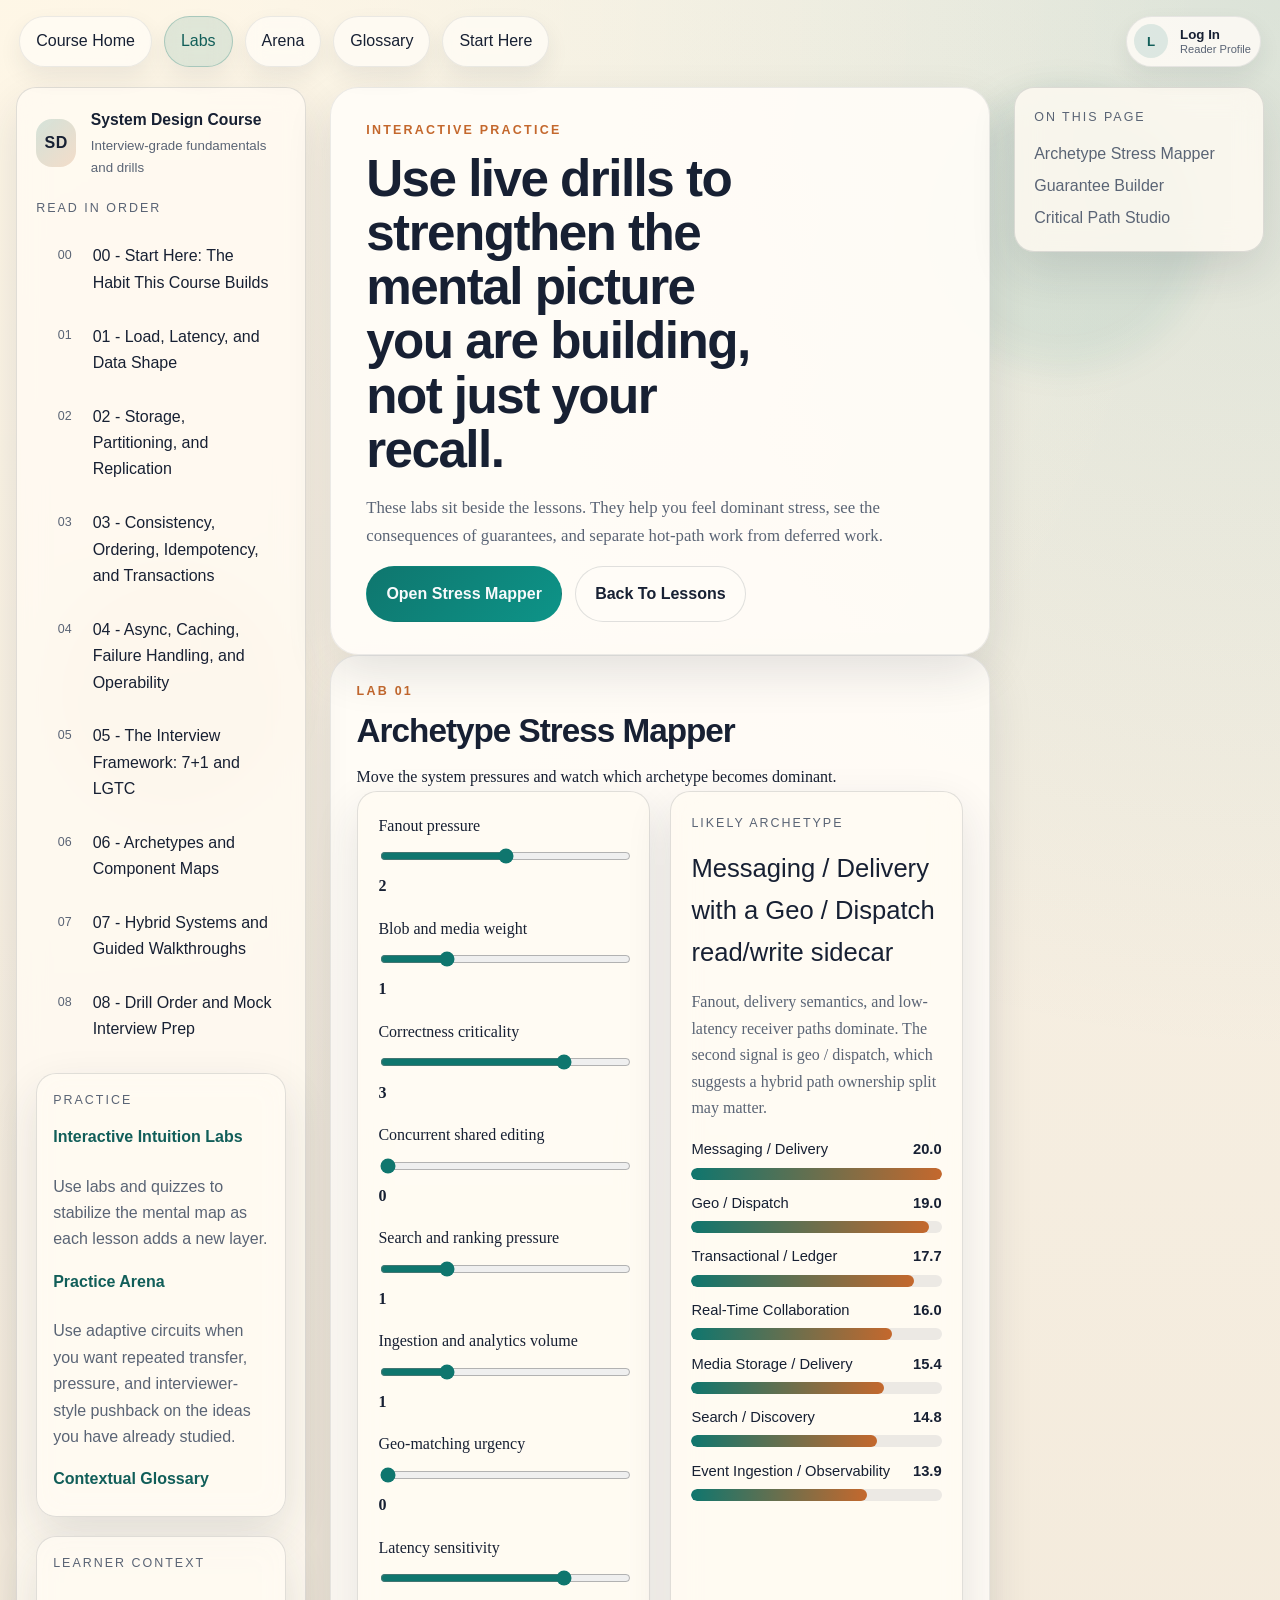
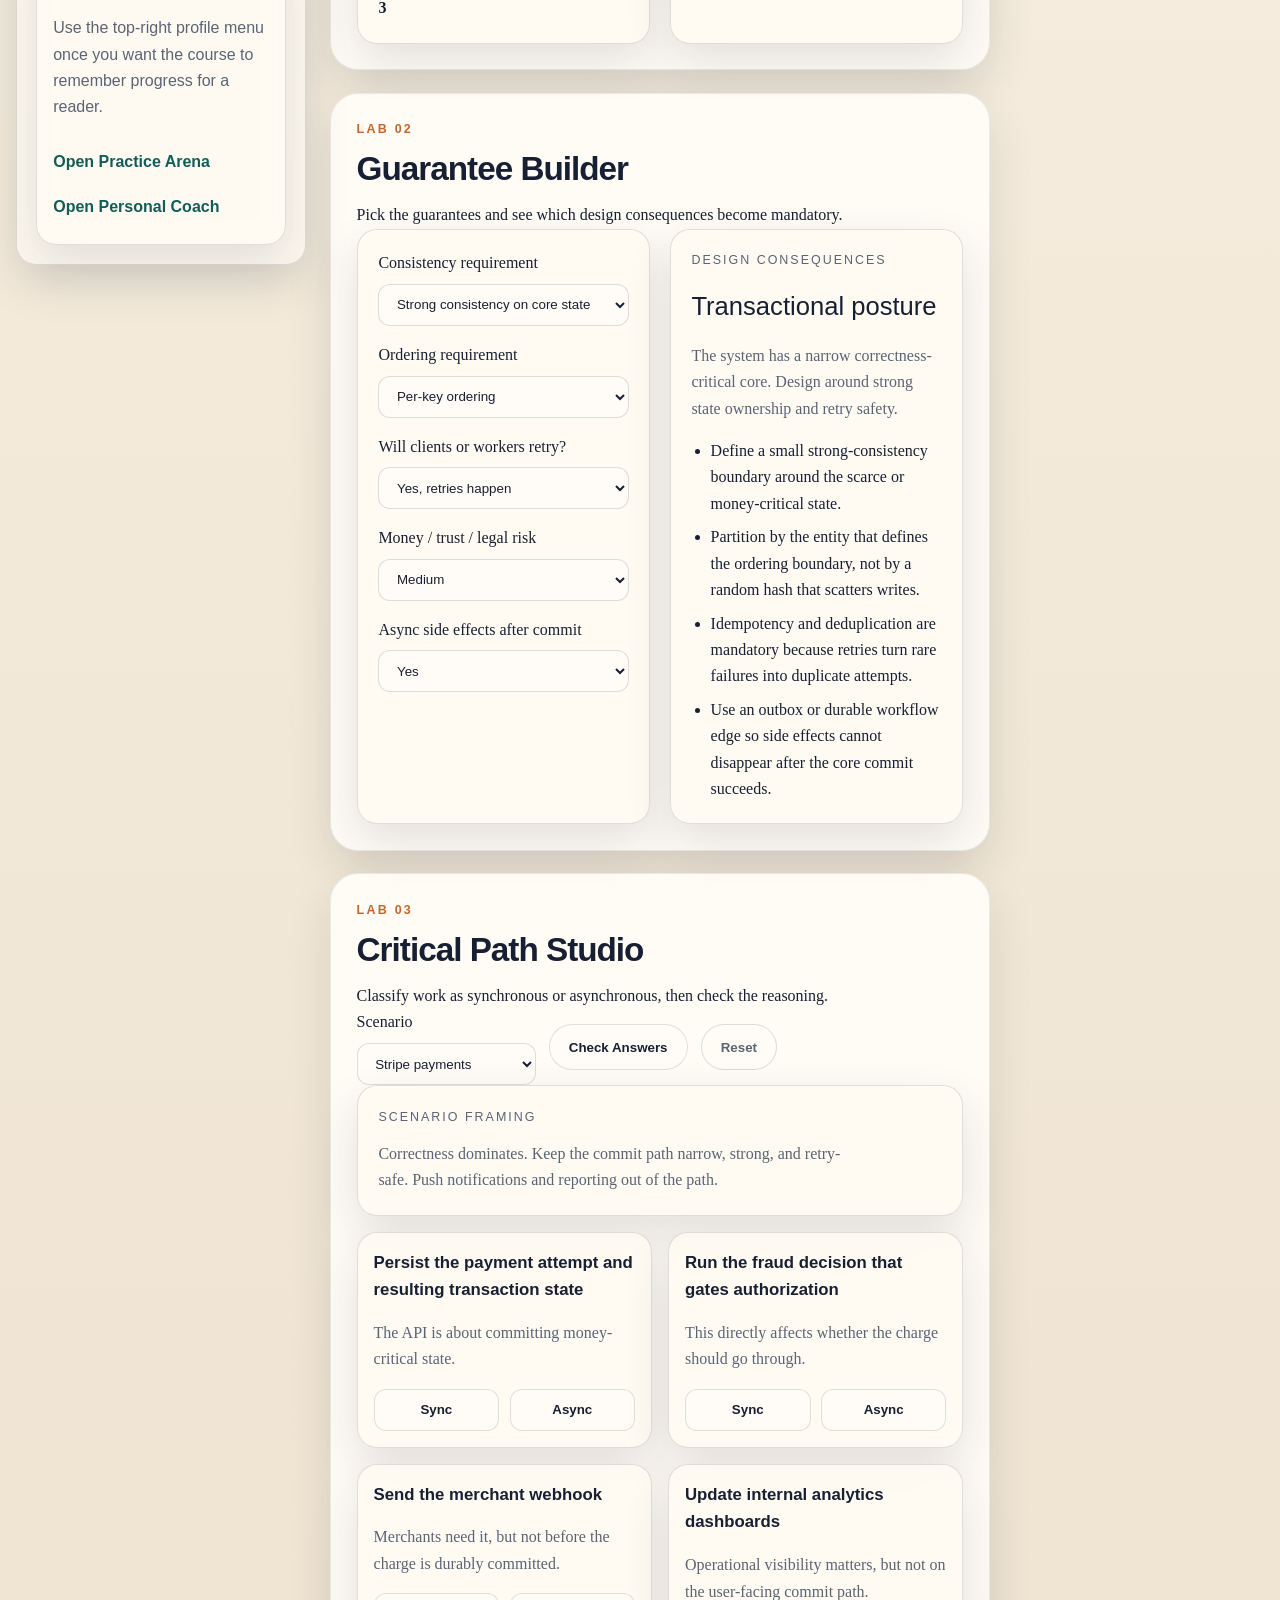
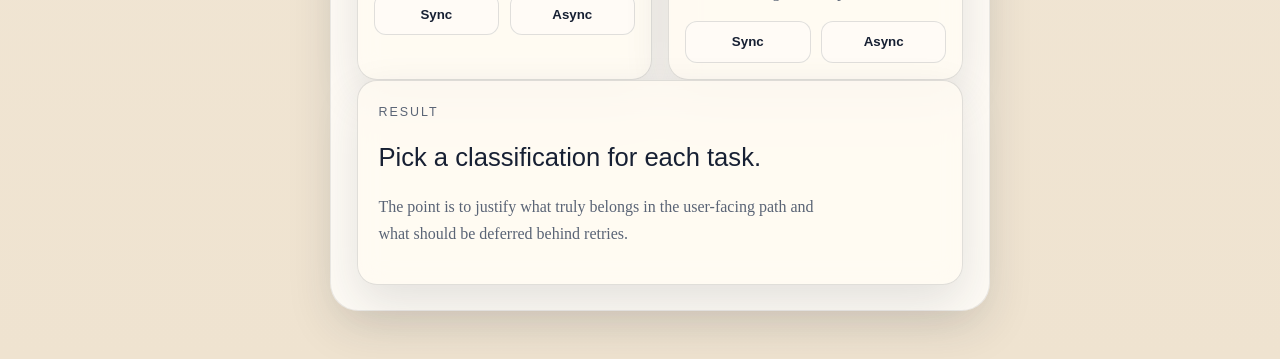
<file: site/labs.html>
<!DOCTYPE html>
<html lang="en">
  <head>
    <meta charset="UTF-8" />
    <meta name="viewport" content="width=device-width, initial-scale=1.0" />
    <title>Interactive Labs | System Design Course</title>
    <meta
      name="description"
      content="A structured system design course with hyperlinks, lesson navigation, and interactive labs."
    />
    <link rel="icon" href="assets/favicon.svg" type="image/svg+xml" />
    <link rel="stylesheet" href="assets/style.css" />
  </head>
  <body class="labs-body">
    <div class="ambient ambient-one"></div>
    <div class="ambient ambient-two"></div>

    <header class="topbar">
      <nav class="topbar-nav" aria-label="Primary">
        <a class="topbar-link" href="index.html">Course Home</a>
        <a class="topbar-link is-current" href="labs.html">Labs</a>
        <a class="topbar-link" href="arena.html">Arena</a>
        <a class="topbar-link" href="glossary.html">Glossary</a>
        <a class="topbar-link" href="00-study-method.html">Start Here</a>
      </nav>
      <div class="topbar-utility" data-topbar-personalization></div>
    </header>

    <div class="page-shell">

    <aside class="sidebar">
      <a class="brand" href="index.html">
        <span class="brand-mark">SD</span>
        <span class="brand-copy">
          <strong>System Design Course</strong>
          <small>Interview-grade fundamentals and drills</small>
        </span>
      </a>
      <nav class="sidebar-nav" aria-label="Course lessons">
        <p class="sidebar-label">Read In Order</p>
        <ol><li><a href="00-study-method.html"><span class="lesson-index">00</span><span>00 - Start Here: The Habit This Course Builds</span></a></li><li><a href="01-load-latency-and-data-shape.html"><span class="lesson-index">01</span><span>01 - Load, Latency, and Data Shape</span></a></li><li><a href="02-storage-partitioning-and-replication.html"><span class="lesson-index">02</span><span>02 - Storage, Partitioning, and Replication</span></a></li><li><a href="03-consistency-ordering-idempotency-and-transactions.html"><span class="lesson-index">03</span><span>03 - Consistency, Ordering, Idempotency, and Transactions</span></a></li><li><a href="04-async-caching-failure-handling-and-operability.html"><span class="lesson-index">04</span><span>04 - Async, Caching, Failure Handling, and Operability</span></a></li><li><a href="05-the-interview-framework-7-plus-1-and-lgtc.html"><span class="lesson-index">05</span><span>05 - The Interview Framework: 7+1 and LGTC</span></a></li><li><a href="06-archetypes-and-component-maps.html"><span class="lesson-index">06</span><span>06 - Archetypes and Component Maps</span></a></li><li><a href="07-hybrid-systems-and-guided-walkthroughs.html"><span class="lesson-index">07</span><span>07 - Hybrid Systems and Guided Walkthroughs</span></a></li><li><a href="08-drill-order-and-mock-interview-prep.html"><span class="lesson-index">08</span><span>08 - Drill Order and Mock Interview Prep</span></a></li></ol>
      </nav>
      <div class="sidebar-card">
        <p class="sidebar-label">Practice</p>
        <a class="sidebar-link" href="labs.html">Interactive Intuition Labs</a>
        <p>Use labs and quizzes to stabilize the mental map as each lesson adds a new layer.</p>
        <a class="sidebar-link" href="arena.html">Practice Arena</a>
        <p>Use adaptive circuits when you want repeated transfer, pressure, and interviewer-style pushback on the ideas you have already studied.</p>
        <a class="sidebar-link" href="glossary.html">Contextual Glossary</a>
      </div>
      <div class="sidebar-card learner-sidebar-card" data-learner-sidebar>
        <p class="sidebar-label">Learner Context</p>
        <p>Use the top-right profile menu to sign in, save progress, and unlock coaching once you have started the course.</p>
        <a class="sidebar-link" href="index.html#personal-coach">Open Personal Coach</a>
      </div>
    </aside>

      <main class="main-content">

    <section class="hero hero-labs">
      <p class="eyebrow">Interactive Practice</p>
      <h1>Use live drills to strengthen the mental picture you are building, not just your recall.</h1>
      <p class="hero-copy">
        These labs sit beside the lessons. They help you feel dominant stress, see the consequences of
        guarantees, and separate hot-path work from deferred work.
      </p>
      <div class="hero-actions">
        <a class="button button-primary" href="#stress-mapper">Open Stress Mapper</a>
        <a class="button button-secondary" href="00-study-method.html">Back To Lessons</a>
      </div>
    </section>

    <section class="lab-section" id="stress-mapper">
      <div class="section-heading">
        <p class="eyebrow">Lab 01</p>
        <h2>Archetype Stress Mapper</h2>
        <p>Move the system pressures and watch which archetype becomes dominant.</p>
      </div>
      <div class="lab-grid">
        <form class="control-card" id="stress-form">
          <label>
            <span>Fanout pressure</span>
            <input type="range" min="0" max="4" value="2" name="fanout" data-live-value="fanout-value" />
            <strong id="fanout-value">2</strong>
          </label>
          <label>
            <span>Blob and media weight</span>
            <input type="range" min="0" max="4" value="1" name="blob" data-live-value="blob-value" />
            <strong id="blob-value">1</strong>
          </label>
          <label>
            <span>Correctness criticality</span>
            <input type="range" min="0" max="4" value="3" name="correctness" data-live-value="correctness-value" />
            <strong id="correctness-value">3</strong>
          </label>
          <label>
            <span>Concurrent shared editing</span>
            <input type="range" min="0" max="4" value="0" name="concurrency" data-live-value="concurrency-value" />
            <strong id="concurrency-value">0</strong>
          </label>
          <label>
            <span>Search and ranking pressure</span>
            <input type="range" min="0" max="4" value="1" name="search" data-live-value="search-value" />
            <strong id="search-value">1</strong>
          </label>
          <label>
            <span>Ingestion and analytics volume</span>
            <input type="range" min="0" max="4" value="1" name="ingestion" data-live-value="ingestion-value" />
            <strong id="ingestion-value">1</strong>
          </label>
          <label>
            <span>Geo-matching urgency</span>
            <input type="range" min="0" max="4" value="0" name="geo" data-live-value="geo-value" />
            <strong id="geo-value">0</strong>
          </label>
          <label>
            <span>Latency sensitivity</span>
            <input type="range" min="0" max="4" value="3" name="latency" data-live-value="latency-value" />
            <strong id="latency-value">3</strong>
          </label>
        </form>
        <div class="result-card">
          <p class="panel-label">Likely Archetype</p>
          <div id="stress-primary" class="result-headline"></div>
          <p id="stress-explanation" class="result-copy"></p>
          <div id="stress-bars" class="bar-stack"></div>
        </div>
      </div>
    </section>

    <section class="lab-section" id="guarantee-builder">
      <div class="section-heading">
        <p class="eyebrow">Lab 02</p>
        <h2>Guarantee Builder</h2>
        <p>Pick the guarantees and see which design consequences become mandatory.</p>
      </div>
      <div class="lab-grid">
        <form class="control-card" id="guarantee-form">
          <label>
            <span>Consistency requirement</span>
            <select name="consistency">
              <option value="eventual">Eventual is fine</option>
              <option value="bounded">Bounded staleness</option>
              <option value="strong" selected>Strong consistency on core state</option>
            </select>
          </label>
          <label>
            <span>Ordering requirement</span>
            <select name="ordering">
              <option value="none">No ordering</option>
              <option value="per-key" selected>Per-key ordering</option>
              <option value="causal">Causal ordering</option>
              <option value="total">Total ordering</option>
            </select>
          </label>
          <label>
            <span>Will clients or workers retry?</span>
            <select name="retries">
              <option value="yes" selected>Yes, retries happen</option>
              <option value="no">No meaningful retry path</option>
            </select>
          </label>
          <label>
            <span>Money / trust / legal risk</span>
            <select name="risk">
              <option value="low">Low</option>
              <option value="medium" selected>Medium</option>
              <option value="high">High</option>
            </select>
          </label>
          <label>
            <span>Async side effects after commit</span>
            <select name="sideEffects">
              <option value="yes" selected>Yes</option>
              <option value="no">No</option>
            </select>
          </label>
        </form>
        <div class="result-card">
          <p class="panel-label">Design Consequences</p>
          <div id="guarantee-family" class="result-headline"></div>
          <p id="guarantee-summary" class="result-copy"></p>
          <ul id="guarantee-actions" class="insight-list"></ul>
        </div>
      </div>
    </section>

    <section class="lab-section" id="critical-path-studio">
      <div class="section-heading">
        <p class="eyebrow">Lab 03</p>
        <h2>Critical Path Studio</h2>
        <p>Classify work as synchronous or asynchronous, then check the reasoning.</p>
      </div>
      <div class="control-strip">
        <label class="select-inline">
          <span>Scenario</span>
          <select id="path-system">
            <option value="stripe">Stripe payments</option>
            <option value="youtube">YouTube upload</option>
            <option value="whatsapp">WhatsApp messaging</option>
            <option value="airbnb">Airbnb booking</option>
          </select>
        </label>
        <button class="button button-secondary" type="button" id="path-check">Check Answers</button>
        <button class="button button-ghost" type="button" id="path-reset">Reset</button>
      </div>
      <div class="result-card scenario-card">
        <p class="panel-label">Scenario framing</p>
        <div id="path-description" class="result-copy"></div>
      </div>
      <div id="path-tasks" class="task-grid"></div>
      <div class="result-card" id="path-score-card">
        <p class="panel-label">Result</p>
        <div id="path-score" class="result-headline">Pick a classification for each task.</div>
        <p id="path-feedback" class="result-copy">
          The goal is not to memorize. It is to justify why a task must be in or out of the user-facing path.
        </p>
      </div>
    </section>

      </main>

    <aside class="toc">
      <p class="toc-label">On This Page</p>
      <ul>
        <li class="level-2"><a href="#stress-mapper">Archetype Stress Mapper</a></li><li class="level-2"><a href="#guarantee-builder">Guarantee Builder</a></li><li class="level-2"><a href="#critical-path-studio">Critical Path Studio</a></li>
      </ul>
    </aside>

    </div>
    <script src="assets/app.js"></script>
  </body>
</html>
</file>
<file: site/assets/style.css>
:root {
  --bg: #f4eddf;
  --bg-deep: #eadcc3;
  --panel: rgba(255, 250, 242, 0.82);
  --panel-strong: rgba(255, 252, 247, 0.94);
  --line: rgba(39, 49, 66, 0.14);
  --line-strong: rgba(39, 49, 66, 0.24);
  --ink: #172033;
  --muted: #5a6475;
  --accent: #0f766e;
  --accent-strong: #115e59;
  --accent-soft: rgba(15, 118, 110, 0.12);
  --warm: #c4682d;
  --warm-soft: rgba(196, 104, 45, 0.12);
  --danger: #9f3a1a;
  --shadow: 0 18px 46px rgba(35, 43, 61, 0.12);
  --radius-xl: 28px;
  --radius-lg: 20px;
  --radius-md: 14px;
  --max-width: 1480px;
  --content-width: 760px;
}

* {
  box-sizing: border-box;
}

html {
  scroll-behavior: smooth;
}

body {
  margin: 0;
  min-height: 100vh;
  color: var(--ink);
  background:
    radial-gradient(circle at top left, rgba(255, 247, 230, 0.88), transparent 32%),
    radial-gradient(circle at top right, rgba(15, 118, 110, 0.12), transparent 28%),
    linear-gradient(180deg, #f8f2e7 0%, #efe3d0 100%);
  font-family: "Iowan Old Style", "Palatino Linotype", "Book Antiqua", Georgia, serif;
  line-height: 1.65;
}

.ambient {
  position: fixed;
  inset: auto;
  border-radius: 999px;
  filter: blur(18px);
  opacity: 0.55;
  pointer-events: none;
  z-index: 0;
}

.ambient-one {
  width: 280px;
  height: 280px;
  top: 88px;
  right: 6vw;
  background: rgba(15, 118, 110, 0.14);
}

.ambient-two {
  width: 240px;
  height: 240px;
  bottom: 10vh;
  left: 4vw;
  background: rgba(196, 104, 45, 0.14);
}

a {
  color: var(--accent-strong);
  text-decoration: none;
}

a:hover {
  text-decoration: underline;
}

code,
button,
input,
select,
.eyebrow,
.button,
.topbar,
.sidebar,
.toc,
.lesson-card-index,
.panel-label {
  font-family: "Avenir Next", "Segoe UI", "Helvetica Neue", sans-serif;
}

code {
  font-size: 0.92em;
  padding: 0.14rem 0.38rem;
  border-radius: 0.45rem;
  background: rgba(23, 32, 51, 0.07);
}

pre code {
  background: transparent;
  padding: 0;
}

.topbar {
  position: sticky;
  top: 0;
  z-index: 10;
  display: flex;
  gap: 1rem;
  align-items: center;
  justify-content: space-between;
  padding: 1rem 1.2rem 0;
}

.topbar-nav {
  display: flex;
  gap: 0.75rem;
  align-items: center;
  flex-wrap: wrap;
}

.topbar-utility {
  position: relative;
  display: flex;
  align-items: center;
  justify-content: flex-end;
}

.topbar-link {
  display: inline-flex;
  align-items: center;
  justify-content: center;
  min-height: 42px;
  padding: 0.7rem 1rem;
  border-radius: 999px;
  background: rgba(255, 252, 247, 0.72);
  border: 1px solid rgba(39, 49, 66, 0.09);
  box-shadow: 0 10px 22px rgba(41, 49, 63, 0.08);
  color: var(--ink);
  text-decoration: none;
  backdrop-filter: blur(10px);
}

.topbar-link:hover {
  text-decoration: none;
  background: rgba(255, 252, 247, 0.92);
}

.topbar-link.is-current {
  background: rgba(15, 118, 110, 0.12);
  border-color: rgba(15, 118, 110, 0.26);
  color: var(--accent-strong);
}

.topbar-profile-shell {
  position: relative;
}

.topbar-profile-button {
  display: inline-flex;
  align-items: center;
  gap: 0.75rem;
  min-height: 46px;
  padding: 0.45rem 0.55rem 0.45rem 0.45rem;
  border-radius: 999px;
  border: 1px solid rgba(39, 49, 66, 0.09);
  background: rgba(255, 252, 247, 0.82);
  box-shadow: 0 10px 22px rgba(41, 49, 63, 0.08);
  color: var(--ink);
  cursor: pointer;
}

.topbar-profile-button.is-open {
  border-color: rgba(15, 118, 110, 0.24);
  background: rgba(255, 252, 247, 0.94);
}

.topbar-profile-button.is-disabled {
  cursor: default;
  opacity: 0.7;
}

.topbar-profile-icon {
  display: inline-flex;
  align-items: center;
  justify-content: center;
  width: 34px;
  height: 34px;
  border-radius: 999px;
  background: rgba(15, 118, 110, 0.12);
  color: var(--accent-strong);
  font-weight: 800;
}

.topbar-profile-copy {
  display: grid;
  text-align: left;
  line-height: 1.1;
}

.topbar-profile-copy small {
  color: var(--muted);
}

.topbar-profile-panel {
  position: absolute;
  top: calc(100% + 0.65rem);
  right: 0;
  width: min(360px, calc(100vw - 2rem));
  padding: 1rem;
  border-radius: 22px;
  border: 1px solid rgba(39, 49, 66, 0.09);
  background: rgba(255, 252, 247, 0.97);
  box-shadow: 0 22px 44px rgba(41, 49, 63, 0.16);
  backdrop-filter: blur(14px);
  display: grid;
  gap: 0.85rem;
}

.topbar-profile-summary {
  display: grid;
  gap: 0.15rem;
}

.topbar-profile-summary span,
.topbar-profile-summary small {
  color: var(--muted);
}

.page-shell {
  position: relative;
  z-index: 1;
  display: grid;
  grid-template-columns: 290px minmax(0, 1fr) 250px;
  gap: 1.5rem;
  width: min(calc(100% - 2rem), var(--max-width));
  margin: 1.25rem auto 3rem;
  align-items: start;
}

.page-shell--single {
  grid-template-columns: minmax(0, 1fr);
  max-width: 1120px;
}

.page-shell--home {
  margin-top: 1rem;
}

.sidebar,
.toc,
.hero-panel,
.lesson-card,
.feature-card,
.control-card,
.result-card,
.task-card,
.pager-card,
.sidebar-card {
  background: var(--panel);
  border: 1px solid var(--line);
  border-radius: var(--radius-lg);
  box-shadow: var(--shadow);
  backdrop-filter: blur(14px);
}

.sidebar,
.toc {
  position: sticky;
  top: 4.9rem;
  padding: 1.2rem;
}

.brand {
  display: flex;
  gap: 0.9rem;
  align-items: center;
  margin-bottom: 1.2rem;
  color: inherit;
  text-decoration: none;
}

.brand:hover {
  text-decoration: none;
}

.brand-mark {
  display: inline-flex;
  align-items: center;
  justify-content: center;
  width: 3rem;
  height: 3rem;
  border-radius: 16px;
  background: linear-gradient(135deg, rgba(15, 118, 110, 0.18), rgba(196, 104, 45, 0.2));
  color: var(--ink);
  font-weight: 700;
  letter-spacing: 0.05em;
}

.brand-copy {
  display: flex;
  flex-direction: column;
  gap: 0.15rem;
}

.brand-copy strong {
  font-size: 0.98rem;
}

.brand-copy small,
.sidebar-card p,
.toc-empty,
.result-copy,
.lesson-card p,
.feature-card p {
  color: var(--muted);
}

.sidebar-label,
.toc-label,
.panel-label {
  margin: 0 0 0.85rem;
  font-size: 0.78rem;
  letter-spacing: 0.16em;
  text-transform: uppercase;
  color: var(--muted);
}

.sidebar-nav ol,
.toc ul {
  list-style: none;
  margin: 0;
  padding: 0;
}

.sidebar-nav li + li,
.toc li + li {
  margin-top: 0.35rem;
}

.sidebar-nav a {
  display: grid;
  grid-template-columns: 2rem 1fr;
  gap: 0.75rem;
  align-items: start;
  padding: 0.68rem 0.78rem;
  border-radius: 12px;
  color: var(--ink);
  text-decoration: none;
}

.sidebar-nav a:hover,
.toc a:hover,
.lesson-card:hover,
.feature-card .button:hover,
.pager-card:hover {
  text-decoration: none;
}

.sidebar-nav li.is-active a {
  background: rgba(15, 118, 110, 0.1);
  border: 1px solid rgba(15, 118, 110, 0.18);
}

.lesson-index {
  display: inline-flex;
  justify-content: center;
  font-size: 0.78rem;
  padding-top: 0.12rem;
  color: var(--muted);
}

.sidebar-card {
  margin-top: 1.2rem;
  padding: 1rem;
}

.sidebar-link {
  display: inline-block;
  margin-bottom: 0.45rem;
  font-weight: 700;
}

.toc li.level-3 {
  padding-left: 0.85rem;
}

.toc a {
  color: var(--muted);
}

.main-content {
  min-width: 0;
}

.hero,
.section-block,
.prose {
  background: var(--panel-strong);
  border: 1px solid rgba(39, 49, 66, 0.09);
  border-radius: var(--radius-xl);
  box-shadow: var(--shadow);
  padding: 2rem 2.2rem;
  animation: lift-in 0.6s ease both;
}

.hero + .section-block,
.section-block + .section-block,
.hero + .lesson-pager,
.lesson-pager + .prose,
.prose + .lesson-pager,
.lab-section + .lab-section,
.lesson-pager + .chapter-frame,
.chapter-frame + .prose,
.prose + .chapter-intuition,
.prose + .start-practice,
.chapter-intuition + .chapter-summary,
.start-practice + .chapter-summary,
.prose + .chapter-summary,
.chapter-summary + .quiz-panel {
  margin-top: 1.4rem;
}

.hero-grid,
.two-up,
.lab-grid {
  display: grid;
  gap: 1.2rem;
}

.hero-grid {
  grid-template-columns: minmax(0, 1.25fr) minmax(320px, 0.75fr);
  align-items: stretch;
}

.two-up,
.lab-grid {
  grid-template-columns: repeat(2, minmax(0, 1fr));
}

.eyebrow {
  margin: 0 0 0.7rem;
  color: var(--warm);
  text-transform: uppercase;
  letter-spacing: 0.18em;
  font-size: 0.78rem;
  font-weight: 700;
}

.hero h1,
.section-heading h2,
.prose h1,
.prose h2,
.prose h3 {
  font-family: "Avenir Next Condensed", "Avenir Next", "Segoe UI", sans-serif;
  line-height: 1.06;
  letter-spacing: -0.03em;
}

.hero h1 {
  margin: 0;
  font-size: clamp(2.4rem, 4vw, 4.4rem);
  max-width: 14ch;
}

.hero-copy {
  max-width: 62ch;
  color: var(--muted);
  font-size: 1.05rem;
}

.home-hero-note {
  margin: 0.9rem 0 0;
  max-width: 60ch;
}

.hero-actions,
.control-strip {
  display: flex;
  gap: 0.8rem;
  flex-wrap: wrap;
  align-items: center;
}

.button {
  display: inline-flex;
  align-items: center;
  justify-content: center;
  gap: 0.55rem;
  min-height: 46px;
  padding: 0.85rem 1.2rem;
  border-radius: 999px;
  border: 1px solid transparent;
  font-weight: 700;
  text-decoration: none;
  cursor: pointer;
}

.button:disabled {
  cursor: not-allowed;
  opacity: 0.78;
}

.button.is-loading {
  cursor: progress;
}

.button-spinner {
  width: 1em;
  height: 1em;
  flex: 0 0 auto;
  border-radius: 999px;
  border: 2px solid currentColor;
  border-right-color: transparent;
  animation: button-spin 0.75s linear infinite;
}

.button-label {
  display: inline-block;
}

.button:hover {
  text-decoration: none;
}

@keyframes button-spin {
  from {
    transform: rotate(0deg);
  }

  to {
    transform: rotate(360deg);
  }
}

.button-primary {
  background: linear-gradient(135deg, var(--accent) 0%, #0d9488 100%);
  color: #f8fafc;
}

.button-secondary {
  background: rgba(255, 252, 247, 0.72);
  color: var(--ink);
  border-color: rgba(39, 49, 66, 0.14);
}

.button-ghost {
  background: transparent;
  color: var(--muted);
  border-color: rgba(39, 49, 66, 0.16);
}

.hero-panel,
.feature-card,
.control-card,
.result-card {
  padding: 1.3rem;
}

.chapter-frame,
.chapter-summary,
.course-map-panel,
.diagram-panel {
  background: var(--panel-strong);
  border: 1px solid rgba(39, 49, 66, 0.09);
  border-radius: var(--radius-xl);
  box-shadow: var(--shadow);
  padding: 1.6rem;
}

.chapter-frame-grid {
  display: grid;
  gap: 1rem;
  grid-template-columns: repeat(2, minmax(0, 1fr));
  margin-top: 1rem;
}

.frame-card,
.course-map-shell,
.visual-board {
  background: rgba(255, 252, 247, 0.88);
  border: 1px solid rgba(39, 49, 66, 0.1);
  border-radius: 20px;
  box-shadow: 0 14px 28px rgba(35, 43, 61, 0.08);
}

.frame-card {
  padding: 1rem 1.05rem;
}

.framed-list,
.takeaway-list {
  margin: 0;
  padding-left: 1.25rem;
}

.framed-list li + li,
.takeaway-list li + li {
  margin-top: 0.45rem;
}

.takeaway-list li {
  padding-left: 0.1rem;
}

.course-map-panel {
  margin-top: 1.2rem;
}

.course-map-shell {
  padding: 1rem;
}

.course-map-track,
.journey-strip,
.ladder-steps {
  display: grid;
  gap: 0.75rem;
}

.course-map-track {
  grid-template-columns: repeat(3, minmax(0, 1fr));
}

.map-node,
.journey-node,
.ladder-step,
.bucket-tab {
  position: relative;
  display: grid;
  gap: 0.18rem;
  width: 100%;
  padding: 0.85rem 0.9rem;
  border: 1px solid rgba(39, 49, 66, 0.12);
  border-radius: 16px;
  background: rgba(255, 252, 247, 0.95);
  color: var(--ink);
  cursor: pointer;
  text-align: left;
  transition:
    transform 160ms ease,
    border-color 160ms ease,
    box-shadow 160ms ease,
    background 160ms ease;
}

.map-node:hover,
.journey-node:hover,
.ladder-step:hover,
.bucket-tab:hover {
  transform: translateY(-2px);
  border-color: rgba(15, 118, 110, 0.22);
  box-shadow: 0 10px 18px rgba(15, 118, 110, 0.08);
}

.map-node.is-current,
.journey-node.is-current,
.ladder-step.is-current,
.bucket-tab.is-current {
  background: rgba(15, 118, 110, 0.1);
  border-color: rgba(15, 118, 110, 0.28);
}

.map-node-index {
  font-family: "Avenir Next", "Segoe UI", sans-serif;
  font-size: 0.76rem;
  color: var(--muted);
  letter-spacing: 0.1em;
  text-transform: uppercase;
}

.map-node-label,
.journey-node strong,
.ladder-step strong,
.bucket-tab {
  font-family: "Avenir Next", "Segoe UI", sans-serif;
  font-weight: 700;
}

.map-detail,
.visual-output,
.ownership-card {
  margin-top: 1rem;
  padding: 1rem 1.05rem;
  border-radius: 18px;
  background: rgba(15, 118, 110, 0.06);
}

.diagram-panel {
  margin-top: 1.2rem;
}

.diagram-guide {
  margin-top: 1rem;
  padding: 1rem 1.05rem;
  border-radius: 18px;
  border: 1px solid rgba(196, 104, 45, 0.18);
  background: rgba(196, 104, 45, 0.08);
}

.diagram-guide-list {
  margin: 0.6rem 0 0;
  padding-left: 1.2rem;
}

.diagram-guide-list li + li {
  margin-top: 0.5rem;
}

.diagram-guide-note {
  margin: 0.8rem 0 0;
  color: var(--muted);
}

.chapter-visual-shell {
  margin-top: 1rem;
}

.visual-board {
  padding: 1rem;
}

.visual-controls,
.button-row,
.bucket-tabs {
  display: flex;
  gap: 0.75rem;
  flex-wrap: wrap;
}

.visual-controls {
  align-items: end;
}

.visual-output + .visual-controls {
  margin-top: 1rem;
}

.visual-controls label {
  min-width: 180px;
  display: grid;
  gap: 0.38rem;
}

.signal-grid,
.visual-list,
.lane-grid {
  display: grid;
  gap: 0.8rem;
}

.signal-grid,
.visual-list {
  margin-bottom: 1rem;
}

.signal-card,
.rank-card {
  padding: 0.8rem 0.9rem;
  border-radius: 16px;
  border: 1px solid rgba(39, 49, 66, 0.08);
  background: rgba(255, 252, 247, 0.94);
}

.rank-card.is-top {
  border-color: rgba(15, 118, 110, 0.24);
  background: rgba(15, 118, 110, 0.08);
}

.rank-head,
.signal-card strong {
  display: flex;
  justify-content: space-between;
  gap: 1rem;
  font-family: "Avenir Next", "Segoe UI", sans-serif;
}

.signal-track {
  margin-top: 0.5rem;
  height: 10px;
  border-radius: 999px;
  overflow: hidden;
  background: rgba(23, 32, 51, 0.08);
}

.signal-fill {
  height: 100%;
  border-radius: 999px;
  background: linear-gradient(90deg, var(--warm) 0%, var(--accent) 100%);
  animation: bar-grow 420ms ease;
}

.lane-grid {
  grid-template-columns: repeat(2, minmax(0, 1fr));
  margin-top: 1rem;
}

.flow-lane {
  padding: 0.9rem;
  border-radius: 18px;
  border: 1px solid rgba(39, 49, 66, 0.08);
  background: rgba(255, 252, 247, 0.94);
}

.lane-body {
  display: flex;
  flex-wrap: wrap;
  gap: 0.7rem;
  min-height: 72px;
}

.lane-hint {
  margin: 0;
  color: var(--muted);
}

.flow-token {
  display: inline-flex;
  align-items: center;
  padding: 0.6rem 0.8rem;
  border-radius: 999px;
  background: rgba(23, 32, 51, 0.08);
  border: 1px solid rgba(39, 49, 66, 0.08);
  font-family: "Avenir Next", "Segoe UI", sans-serif;
  font-size: 0.92rem;
  animation: token-in 300ms ease;
}

.flow-token.is-sync {
  background: rgba(196, 104, 45, 0.1);
}

.flow-token.is-async {
  background: rgba(15, 118, 110, 0.1);
}

.bucket-warning {
  color: var(--danger);
  font-weight: 600;
}

.journey-strip,
.ladder-steps {
  grid-template-columns: repeat(3, minmax(0, 1fr));
}

.path-grid {
  display: grid;
  gap: 1rem;
  grid-template-columns: repeat(4, minmax(0, 1fr));
}

.path-card {
  display: grid;
  gap: 0.85rem;
  align-content: start;
  padding: 1.2rem;
  border-radius: 20px;
  border: 1px solid rgba(39, 49, 66, 0.1);
  background: rgba(255, 252, 247, 0.92);
  box-shadow: 0 14px 28px rgba(35, 43, 61, 0.08);
}

.path-card h3 {
  margin: 0;
  font-family: "Avenir Next Condensed", "Avenir Next", "Segoe UI", sans-serif;
  font-size: 1.45rem;
  line-height: 1.05;
  letter-spacing: -0.03em;
}

.path-card p {
  margin: 0;
  color: var(--muted);
}

.path-card-index {
  display: inline-flex;
  align-items: center;
  justify-content: center;
  width: fit-content;
  padding: 0.35rem 0.65rem;
  border-radius: 999px;
  background: rgba(15, 118, 110, 0.09);
  color: var(--accent-strong);
  font-family: "Avenir Next", "Segoe UI", sans-serif;
  font-size: 0.78rem;
  font-weight: 700;
}

.journey-node span,
.ladder-step span {
  font-size: 0.76rem;
  color: var(--muted);
  text-transform: uppercase;
  letter-spacing: 0.1em;
}

.button.is-path-current {
  background: rgba(15, 118, 110, 0.12);
  border-color: rgba(15, 118, 110, 0.24);
}

.flow-list {
  margin: 0;
  padding-left: 1.2rem;
}

.flow-list li + li {
  margin-top: 0.55rem;
}

.section-heading h2 {
  margin: 0;
  font-size: clamp(1.7rem, 2.6vw, 2.6rem);
}

.section-heading p:last-child {
  margin-bottom: 0;
}

.lesson-grid {
  display: grid;
  grid-template-columns: repeat(2, minmax(0, 1fr));
  gap: 1rem;
}

.lesson-card {
  display: block;
  padding: 1.2rem;
  color: inherit;
  transform: translateY(0);
  transition:
    transform 180ms ease,
    border-color 180ms ease,
    box-shadow 180ms ease;
}

.lesson-card:hover {
  transform: translateY(-3px);
  border-color: rgba(15, 118, 110, 0.24);
  box-shadow: 0 20px 42px rgba(34, 46, 64, 0.14);
}

.lesson-card-index {
  display: inline-flex;
  margin-bottom: 0.8rem;
  padding: 0.3rem 0.55rem;
  border-radius: 999px;
  background: rgba(15, 118, 110, 0.09);
  color: var(--accent-strong);
  font-weight: 700;
  font-size: 0.78rem;
}

.feature-card h2,
.result-headline {
  margin-top: 0;
  font-family: "Avenir Next Condensed", "Avenir Next", "Segoe UI", sans-serif;
}

.lesson-pager {
  display: grid;
  grid-template-columns: repeat(2, minmax(0, 1fr));
  gap: 1rem;
}

.pager-card {
  display: flex;
  flex-direction: column;
  gap: 0.2rem;
  padding: 1rem 1.15rem;
  color: inherit;
}

.pager-card span {
  color: var(--muted);
  font-size: 0.82rem;
  text-transform: uppercase;
  letter-spacing: 0.12em;
}

.pager-card strong {
  font-family: "Avenir Next", "Segoe UI", sans-serif;
  font-size: 1rem;
}

.pager-card.is-empty {
  opacity: 0.7;
}

.prose {
  width: 100%;
  max-width: var(--content-width);
  margin-inline: auto;
}

.prose h1 {
  font-size: clamp(2.1rem, 3vw, 3rem);
}

.prose h2 {
  margin-top: 2.1rem;
  margin-bottom: 0.7rem;
  font-size: clamp(1.55rem, 2vw, 2rem);
}

.prose h3 {
  margin-top: 1.45rem;
  margin-bottom: 0.5rem;
  font-size: 1.2rem;
}

.prose p,
.prose li,
.prose blockquote {
  color: #263044;
  font-size: 1.02rem;
}

.prose ul,
.prose ol {
  padding-left: 1.35rem;
}

.prose li + li {
  margin-top: 0.35rem;
}

.prose blockquote {
  margin: 1rem 0;
  padding: 1rem 1.1rem;
  border-left: 4px solid rgba(15, 118, 110, 0.35);
  background: rgba(15, 118, 110, 0.06);
  border-radius: 0 16px 16px 0;
}

.term-link {
  color: var(--accent-strong);
  text-decoration-line: underline;
  text-decoration-style: dotted;
  text-decoration-thickness: 0.12em;
  text-underline-offset: 0.16em;
}

.term-link:hover {
  color: var(--accent);
  text-decoration-style: solid;
}

.glossary-chip-list,
.glossary-grid {
  display: grid;
  gap: 1rem;
}

.glossary-chip-list {
  grid-template-columns: repeat(auto-fit, minmax(140px, max-content));
}

.glossary-chip {
  display: inline-flex;
  align-items: center;
  justify-content: center;
  min-height: 42px;
  padding: 0.7rem 0.95rem;
  border-radius: 999px;
  border: 1px solid rgba(39, 49, 66, 0.12);
  background: rgba(255, 252, 247, 0.88);
  box-shadow: 0 10px 18px rgba(35, 43, 61, 0.08);
  font-family: "Avenir Next", "Segoe UI", sans-serif;
  font-weight: 700;
  text-decoration: none;
}

.glossary-chip:hover {
  text-decoration: none;
  border-color: rgba(15, 118, 110, 0.24);
  transform: translateY(-1px);
}

.glossary-grid {
  grid-template-columns: repeat(2, minmax(0, 1fr));
}

.glossary-entry {
  background: rgba(255, 252, 247, 0.92);
  border: 1px solid rgba(39, 49, 66, 0.1);
  border-radius: 22px;
  box-shadow: 0 14px 28px rgba(35, 43, 61, 0.08);
  padding: 1.25rem;
}

.glossary-entry h3 {
  margin: 0;
  font-family: "Avenir Next Condensed", "Avenir Next", "Segoe UI", sans-serif;
  font-size: 1.65rem;
  line-height: 1.05;
}

.glossary-summary {
  margin: 0.7rem 0 0.85rem;
  color: var(--muted);
  font-size: 1rem;
}

.glossary-definition {
  max-width: none;
  margin: 0;
  padding: 0;
  background: transparent;
  border: 0;
  box-shadow: none;
}

.glossary-definition h1,
.glossary-definition h2,
.glossary-definition h3 {
  display: none;
}

.table-wrap {
  overflow-x: auto;
  margin: 1.15rem 0;
  border-radius: 18px;
  border: 1px solid rgba(39, 49, 66, 0.1);
}

table {
  width: 100%;
  border-collapse: collapse;
  background: rgba(255, 252, 247, 0.82);
}

th,
td {
  padding: 0.88rem 0.9rem;
  text-align: left;
  border-bottom: 1px solid rgba(39, 49, 66, 0.08);
}

th {
  background: rgba(23, 32, 51, 0.04);
  font-family: "Avenir Next", "Segoe UI", sans-serif;
}

.code-block {
  overflow-x: auto;
  padding: 1rem 1.1rem;
  border-radius: 18px;
  background: #1b2436;
  color: #edf2f7;
}

.lab-section {
  background: var(--panel-strong);
  border: 1px solid rgba(39, 49, 66, 0.09);
  border-radius: var(--radius-xl);
  box-shadow: var(--shadow);
  padding: 1.6rem;
}

.quiz-panel {
  margin-top: 1.4rem;
  background: var(--panel-strong);
  border: 1px solid rgba(39, 49, 66, 0.09);
  border-radius: var(--radius-xl);
  box-shadow: var(--shadow);
  padding: 1.6rem;
}

.quiz-root {
  display: grid;
  gap: 1rem;
}

.quiz-question {
  margin: 0;
  padding: 1rem 1rem 1.1rem;
  border-radius: 18px;
  border: 1px solid rgba(39, 49, 66, 0.1);
  background: rgba(255, 252, 247, 0.86);
}

.quiz-question.is-correct {
  border-color: rgba(15, 118, 110, 0.26);
  box-shadow: 0 12px 24px rgba(15, 118, 110, 0.08);
}

.quiz-question.is-wrong,
.quiz-question.is-unanswered {
  border-color: rgba(159, 58, 26, 0.24);
  box-shadow: 0 12px 24px rgba(159, 58, 26, 0.06);
}

.quiz-question legend {
  font-family: "Avenir Next", "Segoe UI", sans-serif;
  font-size: 1.04rem;
  font-weight: 700;
  margin-bottom: 0.8rem;
}

.quiz-options {
  display: grid;
  gap: 0.7rem;
}

.quiz-option {
  display: flex;
  gap: 0.7rem;
  align-items: flex-start;
  padding: 0.8rem 0.9rem;
  border-radius: 14px;
  border: 1px solid rgba(39, 49, 66, 0.1);
  background: rgba(255, 252, 247, 0.94);
}

.quiz-option input {
  margin-top: 0.26rem;
}

.quiz-option span {
  color: var(--ink);
}

.quiz-actions {
  display: flex;
  gap: 0.8rem;
  flex-wrap: wrap;
  align-items: center;
}

.quiz-summary {
  padding: 1rem 1.1rem;
  border-radius: 18px;
  border: 1px solid rgba(39, 49, 66, 0.1);
  background: rgba(15, 118, 110, 0.08);
}

.quiz-summary strong {
  display: block;
  margin-bottom: 0.3rem;
  font-family: "Avenir Next", "Segoe UI", sans-serif;
}

.quiz-explanation {
  margin-top: 0.85rem;
  padding-top: 0.85rem;
  border-top: 1px solid rgba(39, 49, 66, 0.1);
  color: var(--muted);
}

.control-card label,
.select-inline {
  display: grid;
  gap: 0.45rem;
}

.control-card label + label {
  margin-top: 1rem;
}

input[type="range"],
select {
  width: 100%;
}

select,
input[type="range"] {
  accent-color: var(--accent);
}

select {
  min-height: 42px;
  padding: 0.7rem 0.85rem;
  border-radius: 12px;
  border: 1px solid rgba(39, 49, 66, 0.16);
  background: rgba(255, 252, 247, 0.92);
  color: var(--ink);
}

.bar-stack {
  display: grid;
  gap: 0.7rem;
}

.bar-row {
  display: grid;
  gap: 0.38rem;
}

.bar-head {
  display: flex;
  justify-content: space-between;
  gap: 1rem;
  font-family: "Avenir Next", "Segoe UI", sans-serif;
  font-size: 0.92rem;
}

.bar-track {
  overflow: hidden;
  height: 12px;
  border-radius: 999px;
  background: rgba(23, 32, 51, 0.08);
}

.bar-fill {
  height: 100%;
  border-radius: 999px;
  background: linear-gradient(90deg, var(--accent) 0%, var(--warm) 100%);
}

.insight-list {
  margin: 0;
  padding-left: 1.2rem;
}

.insight-list li + li {
  margin-top: 0.45rem;
}

.scenario-card {
  margin-bottom: 1rem;
}

.task-grid {
  display: grid;
  gap: 1rem;
  grid-template-columns: repeat(2, minmax(0, 1fr));
}

.task-card {
  padding: 1rem;
}

.task-card h3 {
  margin-top: 0;
  margin-bottom: 0.4rem;
  font-family: "Avenir Next", "Segoe UI", sans-serif;
  font-size: 1.05rem;
}

.task-card p {
  color: var(--muted);
}

.task-controls {
  display: flex;
  gap: 0.65rem;
  margin-top: 0.9rem;
}

.task-button {
  flex: 1;
  min-height: 42px;
  border-radius: 12px;
  border: 1px solid rgba(39, 49, 66, 0.14);
  background: rgba(255, 252, 247, 0.88);
  color: var(--ink);
  cursor: pointer;
  font-weight: 700;
}

.task-button.is-selected {
  background: rgba(15, 118, 110, 0.1);
  border-color: rgba(15, 118, 110, 0.24);
}

.task-card.is-correct {
  border-color: rgba(15, 118, 110, 0.26);
  box-shadow: 0 16px 30px rgba(15, 118, 110, 0.08);
}

.task-card.is-wrong {
  border-color: rgba(159, 58, 26, 0.25);
  box-shadow: 0 16px 30px rgba(159, 58, 26, 0.08);
}

.task-answer {
  margin-top: 0.85rem;
  padding-top: 0.85rem;
  border-top: 1px solid rgba(39, 49, 66, 0.1);
  color: var(--muted);
}

.result-headline {
  font-size: clamp(1.45rem, 2vw, 2.2rem);
}

.result-copy,
.task-answer {
  max-width: 58ch;
}

.coach-grid {
  display: grid;
  grid-template-columns: 1fr;
  gap: 1rem;
  align-items: start;
}

.coach-status-column {
  display: grid;
  grid-template-columns: repeat(auto-fit, minmax(280px, 1fr));
  gap: 1rem;
  align-items: start;
}

.coach-panel {
  padding: 1.35rem;
  display: grid;
  gap: 0.95rem;
  align-content: start;
}

.coach-panel-intro {
  display: grid;
  gap: 0.45rem;
}

.coach-card-title {
  font-family: "Avenir Next Condensed", "Avenir Next", "Segoe UI", sans-serif;
  font-size: clamp(1.2rem, 1.7vw, 1.75rem);
  line-height: 1.05;
  letter-spacing: -0.03em;
}

.coach-empty {
  display: grid;
  gap: 0.8rem;
  padding: 1rem 1.05rem;
  border-radius: 18px;
  border: 1px solid rgba(39, 49, 66, 0.08);
  background: rgba(255, 252, 247, 0.88);
}

.coach-empty--tinted {
  background: rgba(15, 118, 110, 0.06);
  border-color: rgba(15, 118, 110, 0.12);
}

.coach-preview-list {
  margin: 0;
  padding-left: 1.15rem;
  color: var(--muted);
}

.coach-preview-list li + li {
  margin-top: 0.45rem;
}

.coach-profile-list {
  display: flex;
  flex-wrap: wrap;
  gap: 0.45rem;
}

.coach-chip {
  display: inline-flex;
  align-items: center;
  padding: 0.38rem 0.72rem;
  border-radius: 999px;
  border: 1px solid rgba(15, 118, 110, 0.14);
  background: rgba(15, 118, 110, 0.08);
  color: var(--ink);
  font-size: 0.84rem;
  font-weight: 700;
}

.coach-field,
.probe-form {
  display: grid;
  gap: 0.7rem;
}

.chapter-coach-grid {
  display: grid;
  grid-template-columns: repeat(2, minmax(0, 1fr));
  gap: 1rem;
  align-items: start;
}

.coach-field label,
.probe-text-label,
.sidebar-select span {
  font-size: 0.92rem;
  color: var(--muted);
}

.coach-create-form,
.coach-login-form,
.coach-chat-form {
  display: grid;
  gap: 0.55rem;
  margin-top: 0;
}

.form-inline {
  display: flex;
  gap: 0.65rem;
  align-items: center;
}

.form-inline input,
.coach-field select,
.sidebar-select select,
.probe-form textarea,
.coach-chat-form textarea,
.coach-login-form input {
  width: 100%;
  padding: 0.72rem 0.82rem;
  border-radius: 12px;
  border: 1px solid rgba(39, 49, 66, 0.12);
  background: rgba(255, 252, 247, 0.9);
  color: var(--ink);
  font: inherit;
}

.form-inline input:focus-visible,
.coach-field select:focus-visible,
.sidebar-select select:focus-visible,
.probe-form textarea:focus-visible,
.coach-chat-form textarea:focus-visible,
.coach-login-form input:focus-visible {
  outline: none;
  border-color: rgba(15, 118, 110, 0.34);
  box-shadow: 0 0 0 4px rgba(15, 118, 110, 0.12);
}

.coach-identity {
  display: grid;
  gap: 0.2rem;
  padding: 0.82rem 0.9rem;
  border-radius: 12px;
  border: 1px solid rgba(39, 49, 66, 0.1);
  background: rgba(255, 252, 247, 0.9);
}

.probe-form textarea {
  min-height: 8rem;
  resize: vertical;
}

.coach-chat-form textarea {
  min-height: 6.5rem;
  resize: vertical;
}

.coach-chat-transcript {
  display: grid;
  gap: 0.75rem;
  max-height: 28rem;
  overflow-y: auto;
  padding-right: 0.25rem;
}

.coach-chat-transcript--mastery {
  max-height: 32rem;
}

.coach-message {
  display: grid;
  gap: 0.35rem;
  padding: 0.9rem 0.95rem;
  border-radius: 16px;
  border: 1px solid rgba(39, 49, 66, 0.08);
  background: rgba(255, 252, 247, 0.92);
}

.coach-message--assistant {
  border-color: rgba(15, 118, 110, 0.14);
  background: rgba(15, 118, 110, 0.06);
}

.coach-message--user {
  border-color: rgba(196, 104, 45, 0.16);
  background: rgba(196, 104, 45, 0.08);
}

.coach-message-label {
  font-family: "Avenir Next", "Segoe UI", sans-serif;
  font-size: 0.74rem;
  letter-spacing: 0.12em;
  text-transform: uppercase;
  color: var(--muted);
}

.coach-message-body {
  white-space: pre-wrap;
}

.coach-selection-context {
  display: grid;
  gap: 0.35rem;
  margin-top: 0.2rem;
  padding: 0.7rem 0.8rem;
  border-radius: 14px;
  background: rgba(255, 252, 247, 0.88);
  border: 1px solid rgba(39, 49, 66, 0.08);
}

.coach-selection-context blockquote {
  margin: 0;
  color: var(--muted);
  font-style: italic;
}

.coach-checkback {
  margin: 0;
}

.coach-followups {
  display: flex;
  flex-wrap: wrap;
  gap: 0.45rem;
}

.coach-followup-chip {
  display: inline-flex;
  align-items: center;
  padding: 0.3rem 0.65rem;
  border-radius: 999px;
  background: rgba(255, 252, 247, 0.92);
  border: 1px solid rgba(39, 49, 66, 0.1);
  color: var(--muted);
  font-size: 0.8rem;
}

.coach-loading {
  display: flex;
  gap: 0.75rem;
  align-items: flex-start;
  margin-top: 0.9rem;
  padding: 0.85rem 0.9rem;
  border-radius: 16px;
  border: 1px solid rgba(15, 118, 110, 0.14);
  background: rgba(15, 118, 110, 0.06);
}

.coach-loading--compact {
  margin-top: 0.75rem;
  padding: 0.75rem 0.82rem;
}

.coach-loading-spinner {
  margin-top: 0.08rem;
  color: var(--accent-strong);
}

.coach-loading-copy {
  display: grid;
  gap: 0.18rem;
}

.coach-loading-copy strong {
  font-family: "Avenir Next", "Segoe UI", sans-serif;
}

.coach-loading-copy p {
  margin: 0;
  color: var(--muted);
}

.coach-milestone-row {
  display: grid;
  grid-template-columns: repeat(auto-fit, minmax(180px, 1fr));
  gap: 0.7rem;
}

.coach-milestone {
  display: grid;
  gap: 0.25rem;
  padding: 0.8rem 0.9rem;
  border-radius: 14px;
  border: 1px solid rgba(39, 49, 66, 0.08);
  background: rgba(255, 252, 247, 0.9);
}

.coach-milestone span {
  color: var(--muted);
  font-size: 0.85rem;
}

.coach-milestone--passed {
  border-color: rgba(15, 118, 110, 0.2);
  background: rgba(15, 118, 110, 0.08);
}

.coach-milestone--repair {
  border-color: rgba(196, 104, 45, 0.22);
  background: rgba(196, 104, 45, 0.08);
}

.arena-track-grid,
.arena-phase-strip {
  display: grid;
  grid-template-columns: repeat(auto-fit, minmax(170px, 1fr));
  gap: 0.7rem;
}

.arena-track,
.arena-phase {
  display: grid;
  gap: 0.25rem;
  padding: 0.8rem 0.9rem;
  border-radius: 14px;
  border: 1px solid rgba(39, 49, 66, 0.08);
  background: rgba(255, 252, 247, 0.9);
}

.arena-track span,
.arena-phase span {
  color: var(--muted);
  font-size: 0.84rem;
}

.arena-track--current,
.arena-phase--current {
  border-color: rgba(15, 118, 110, 0.24);
  background: rgba(15, 118, 110, 0.1);
}

.arena-track--unlocked,
.arena-phase--passed {
  border-color: rgba(15, 118, 110, 0.16);
  background: rgba(255, 252, 247, 0.94);
}

.arena-track--locked {
  opacity: 0.72;
  background: rgba(39, 49, 66, 0.04);
}

.arena-session-card {
  display: grid;
  gap: 0.95rem;
  padding: 1rem 1.05rem;
  border-radius: 18px;
  border: 1px solid rgba(39, 49, 66, 0.08);
  background: rgba(255, 252, 247, 0.9);
}

.coach-note {
  margin: 0;
  padding: 0.78rem 0.9rem;
  border-radius: 14px;
  border: 1px solid rgba(15, 118, 110, 0.16);
  background: rgba(15, 118, 110, 0.08);
  color: var(--forest);
  font-size: 0.92rem;
}

.coach-inline-slot {
  display: grid;
  gap: 1rem;
}

.coach-error {
  margin: 0;
  padding: 0.78rem 0.9rem;
  border-radius: 14px;
  border: 1px solid rgba(159, 58, 26, 0.18);
  background: rgba(159, 58, 26, 0.08);
  color: var(--danger);
  font-size: 0.92rem;
}

.small-copy {
  color: var(--muted);
  font-size: 0.88rem;
}

.coach-metrics {
  display: grid;
  grid-template-columns: repeat(auto-fit, minmax(150px, 1fr));
  gap: 0.75rem;
}

.mini-metric {
  padding: 0.85rem 0.9rem;
  border-radius: 14px;
  background: rgba(255, 252, 247, 0.86);
  border: 1px solid rgba(39, 49, 66, 0.09);
}

.mini-metric span,
.mini-metric small {
  display: block;
  color: var(--muted);
}

.mini-metric strong {
  display: block;
  margin: 0.3rem 0;
}

.mini-metric--focus strong {
  margin-bottom: 0.15rem;
}

.probe-question {
  margin: 0;
  font-size: 1.02rem;
}

.probe-options {
  display: grid;
  gap: 0.65rem;
}

.probe-review {
  margin-top: 1rem;
  padding-top: 1rem;
  border-top: 1px solid rgba(39, 49, 66, 0.1);
}

.selection-coach {
  position: fixed;
  z-index: 30;
  display: grid;
  gap: 0.7rem;
  width: min(360px, calc(100vw - 1.5rem));
  max-width: calc(100vw - 1.5rem);
  max-height: calc(100vh - 1.5rem);
  overflow: auto;
  padding: 0.95rem 0.95rem 1.2rem;
  border-radius: 20px;
  border: 1px solid rgba(39, 49, 66, 0.1);
  background: rgba(255, 252, 247, 0.97);
  box-shadow: 0 22px 44px rgba(41, 49, 63, 0.18);
  backdrop-filter: blur(14px);
}

.selection-coach.is-hidden,
.selection-coach-chip.is-hidden {
  display: none;
}

.selection-coach-head {
  display: flex;
  align-items: center;
  justify-content: space-between;
  gap: 0.75rem;
  cursor: grab;
  user-select: none;
  touch-action: none;
}

.selection-coach.is-dragging .selection-coach-head {
  cursor: grabbing;
}

.selection-coach-title {
  font-family: "Avenir Next Condensed", "Avenir Next", "Segoe UI", sans-serif;
  font-size: 1.15rem;
  line-height: 1.05;
}

.selection-coach-close {
  width: 34px;
  height: 34px;
  border-radius: 999px;
  border: 1px solid rgba(39, 49, 66, 0.12);
  background: rgba(255, 252, 247, 0.92);
  color: var(--muted);
  cursor: pointer;
}

.selection-coach-excerpt {
  margin: 0;
  padding: 0.8rem 0.9rem;
  border-radius: 16px;
  background: rgba(15, 118, 110, 0.06);
  border: 1px solid rgba(15, 118, 110, 0.1);
  color: var(--muted);
  font-style: italic;
}

.selection-coach-form {
  display: grid;
  gap: 0.65rem;
}

.selection-coach-form textarea {
  width: 100%;
  min-height: 6rem;
  resize: vertical;
  padding: 0.72rem 0.82rem;
  border-radius: 12px;
  border: 1px solid rgba(39, 49, 66, 0.12);
  background: rgba(255, 252, 247, 0.9);
  color: var(--ink);
  font: inherit;
}

.selection-coach-form textarea:focus-visible {
  outline: none;
  border-color: rgba(15, 118, 110, 0.34);
  box-shadow: 0 0 0 4px rgba(15, 118, 110, 0.12);
}

.selection-coach-actions {
  display: flex;
  gap: 0.65rem;
  flex-wrap: wrap;
}

.selection-coach-reply {
  padding: 0.85rem 0.9rem;
  border-radius: 16px;
  border: 1px solid rgba(15, 118, 110, 0.14);
  background: rgba(15, 118, 110, 0.06);
}

.selection-coach-resize {
  position: absolute;
  right: 0.7rem;
  bottom: 0.7rem;
  width: 18px;
  height: 18px;
  border-radius: 6px;
  background:
    linear-gradient(135deg, transparent 0 38%, rgba(39, 49, 66, 0.16) 38% 48%, transparent 48% 58%),
    linear-gradient(135deg, transparent 0 58%, rgba(39, 49, 66, 0.2) 58% 68%, transparent 68% 78%);
  cursor: nwse-resize;
  touch-action: none;
}

.selection-coach-chip {
  position: fixed;
  z-index: 29;
  display: inline-flex;
  align-items: center;
  justify-content: center;
  padding: 0.7rem 0.95rem;
  border-radius: 999px;
  border: 1px solid rgba(39, 49, 66, 0.12);
  background: rgba(255, 252, 247, 0.96);
  box-shadow: 0 14px 32px rgba(41, 49, 63, 0.16);
  color: var(--ink);
  font-weight: 700;
  cursor: pointer;
}

.learner-sidebar-card {
  display: grid;
  gap: 0.75rem;
}

.sidebar-select {
  display: grid;
  gap: 0.4rem;
}

@keyframes lift-in {
  from {
    opacity: 0;
    transform: translateY(12px);
  }

  to {
    opacity: 1;
    transform: translateY(0);
  }
}

@keyframes bar-grow {
  from {
    width: 0;
  }
}

@keyframes token-in {
  from {
    opacity: 0;
    transform: translateY(8px);
  }

  to {
    opacity: 1;
    transform: translateY(0);
  }
}

@media (max-width: 1180px) {
  .page-shell {
    grid-template-columns: 260px minmax(0, 1fr);
  }

  .page-shell--single {
    grid-template-columns: minmax(0, 1fr);
  }

  .toc {
    display: none;
  }
}

@media (max-width: 920px) {
  .page-shell {
    grid-template-columns: 1fr;
  }

  .lesson-body .main-content {
    order: 1;
  }

  .lesson-body .sidebar {
    order: 2;
    margin-top: 1.1rem;
  }

  .lesson-body .toc {
    order: 3;
  }

  .sidebar,
  .toc {
    position: static;
  }

  .hero-grid,
  .two-up,
  .lab-grid,
  .coach-grid,
  .chapter-coach-grid,
  .coach-metrics,
  .lesson-grid,
  .path-grid,
  .glossary-grid,
  .chapter-frame-grid,
  .task-grid,
  .lesson-pager,
  .lane-grid,
  .course-map-track,
  .journey-strip,
  .ladder-steps {
    grid-template-columns: 1fr;
  }

  .hero,
  .section-block,
  .prose,
  .lab-section,
  .chapter-frame,
  .chapter-summary,
  .course-map-panel,
  .diagram-panel,
  .quiz-panel {
    padding: 1.35rem;
  }
}

@media (max-width: 640px) {
  .topbar {
    align-items: stretch;
    flex-direction: column;
    padding-inline: 1rem;
  }

  .topbar-nav,
  .topbar-utility {
    width: 100%;
  }

  .topbar-nav {
    overflow-x: auto;
    flex-wrap: nowrap;
    padding-bottom: 0.15rem;
  }

  .topbar-profile-button,
  .topbar-profile-panel {
    width: 100%;
  }

  .page-shell {
    width: min(calc(100% - 1rem), var(--max-width));
    margin-top: 0.9rem;
  }

  .hero h1 {
    max-width: none;
  }

  .selection-coach,
  .selection-coach-chip {
    left: 0.75rem !important;
    right: 0.75rem !important;
    width: auto;
  }
}
</file>
<file: site/assets/concept-diagrams.css>
.concept-diagram {
  --concept-accent: var(--accent);
  --concept-warm: var(--warm);
  --concept-soft: rgba(15, 118, 110, 0.09);
  background:
    radial-gradient(circle at 10% 0%, rgba(15, 118, 110, 0.12), transparent 32%),
    radial-gradient(circle at 95% 10%, rgba(196, 104, 45, 0.14), transparent 34%),
    rgba(255, 252, 247, 0.9);
  border: 1px solid rgba(39, 49, 66, 0.1);
  border-radius: 24px;
  display: grid;
  gap: 1rem;
  overflow: hidden;
  padding: 1.1rem;
}

.concept-diagram--storage {
  --concept-accent: #356d8b;
  --concept-soft: rgba(53, 109, 139, 0.1);
}

.concept-diagram--promise {
  --concept-accent: #8a5a14;
  --concept-soft: rgba(138, 90, 20, 0.1);
}

.concept-diagram--runtime {
  --concept-accent: #9f3a1a;
  --concept-soft: rgba(159, 58, 26, 0.09);
}

.concept-diagram--framework,
.concept-diagram--archetype,
.concept-diagram--hybrid,
.concept-diagram--practice {
  --concept-accent: #0f766e;
  --concept-soft: rgba(15, 118, 110, 0.1);
}

.concept-diagram__intro h3 {
  font-size: clamp(1.45rem, 2.5vw, 2.1rem);
  line-height: 1.04;
  margin: 0.2rem 0 0.45rem;
}

.concept-diagram__intro p {
  color: var(--muted);
  margin: 0;
  max-width: 62rem;
}

.concept-flow {
  align-items: stretch;
  display: grid;
  gap: 0.65rem;
  grid-template-columns: 1fr;
}

.concept-node {
  animation: concept-node-breathe 4.8s ease-in-out infinite;
  animation-delay: var(--node-delay);
  background:
    linear-gradient(180deg, rgba(255, 252, 247, 0.94), rgba(255, 247, 235, 0.82)),
    var(--concept-soft);
  border: 1px solid rgba(39, 49, 66, 0.1);
  border-radius: 18px;
  box-shadow: 0 14px 28px rgba(35, 43, 61, 0.08);
  display: grid;
  gap: 0.35rem;
  min-height: auto;
  padding: 0.9rem;
  position: relative;
}

.concept-node::before {
  background: linear-gradient(135deg, var(--concept-accent), var(--concept-warm));
  border-radius: 999px;
  content: "";
  height: 0.3rem;
  left: 0.9rem;
  opacity: 0.78;
  position: absolute;
  right: 0.9rem;
  top: 0.72rem;
}

.concept-node span,
.concept-takeaway span {
  color: var(--muted);
  font-family: "Avenir Next", "Segoe UI", "Helvetica Neue", sans-serif;
  font-size: 0.72rem;
  font-weight: 900;
  letter-spacing: 0.12em;
  text-transform: uppercase;
}

.concept-node strong {
  color: var(--ink);
  display: block;
  font-size: 1.05rem;
  line-height: 1.2;
  margin-top: 0.8rem;
}

.concept-node p {
  color: var(--muted);
  margin: 0;
}

.concept-link {
  align-self: center;
  background: rgba(39, 49, 66, 0.08);
  border-radius: 999px;
  height: 2.25rem;
  justify-self: center;
  overflow: hidden;
  position: relative;
  width: 0.48rem;
}

.concept-link span {
  animation: concept-pulse-down 2.6s ease-in-out infinite;
  animation-delay: var(--node-delay);
  background: linear-gradient(90deg, var(--concept-accent), var(--concept-warm));
  border-radius: inherit;
  height: 45%;
  left: 0;
  position: absolute;
  top: -45%;
  width: 100%;
}

.concept-takeaway,
.concept-lab-note {
  background: var(--concept-soft);
  border: 1px solid rgba(15, 118, 110, 0.16);
  border-radius: 18px;
  padding: 0.9rem 1rem;
}

.concept-takeaway p,
.concept-lab-note {
  color: var(--ink);
  margin: 0;
}

.concept-takeaway p {
  margin-top: 0.25rem;
}

.concept-lab-note {
  margin: 1rem 0 0;
}

@keyframes concept-node-breathe {
  0%,
  100% {
    border-color: rgba(39, 49, 66, 0.1);
    transform: translateY(0);
  }

  38% {
    border-color: rgba(15, 118, 110, 0.34);
    transform: translateY(-2px);
  }
}

@keyframes concept-pulse-down {
  0% {
    top: -45%;
  }

  55%,
  100% {
    top: 100%;
  }
}

@media (prefers-reduced-motion: reduce) {
  .concept-node,
  .concept-link span {
    animation: none;
  }
}
</file>
